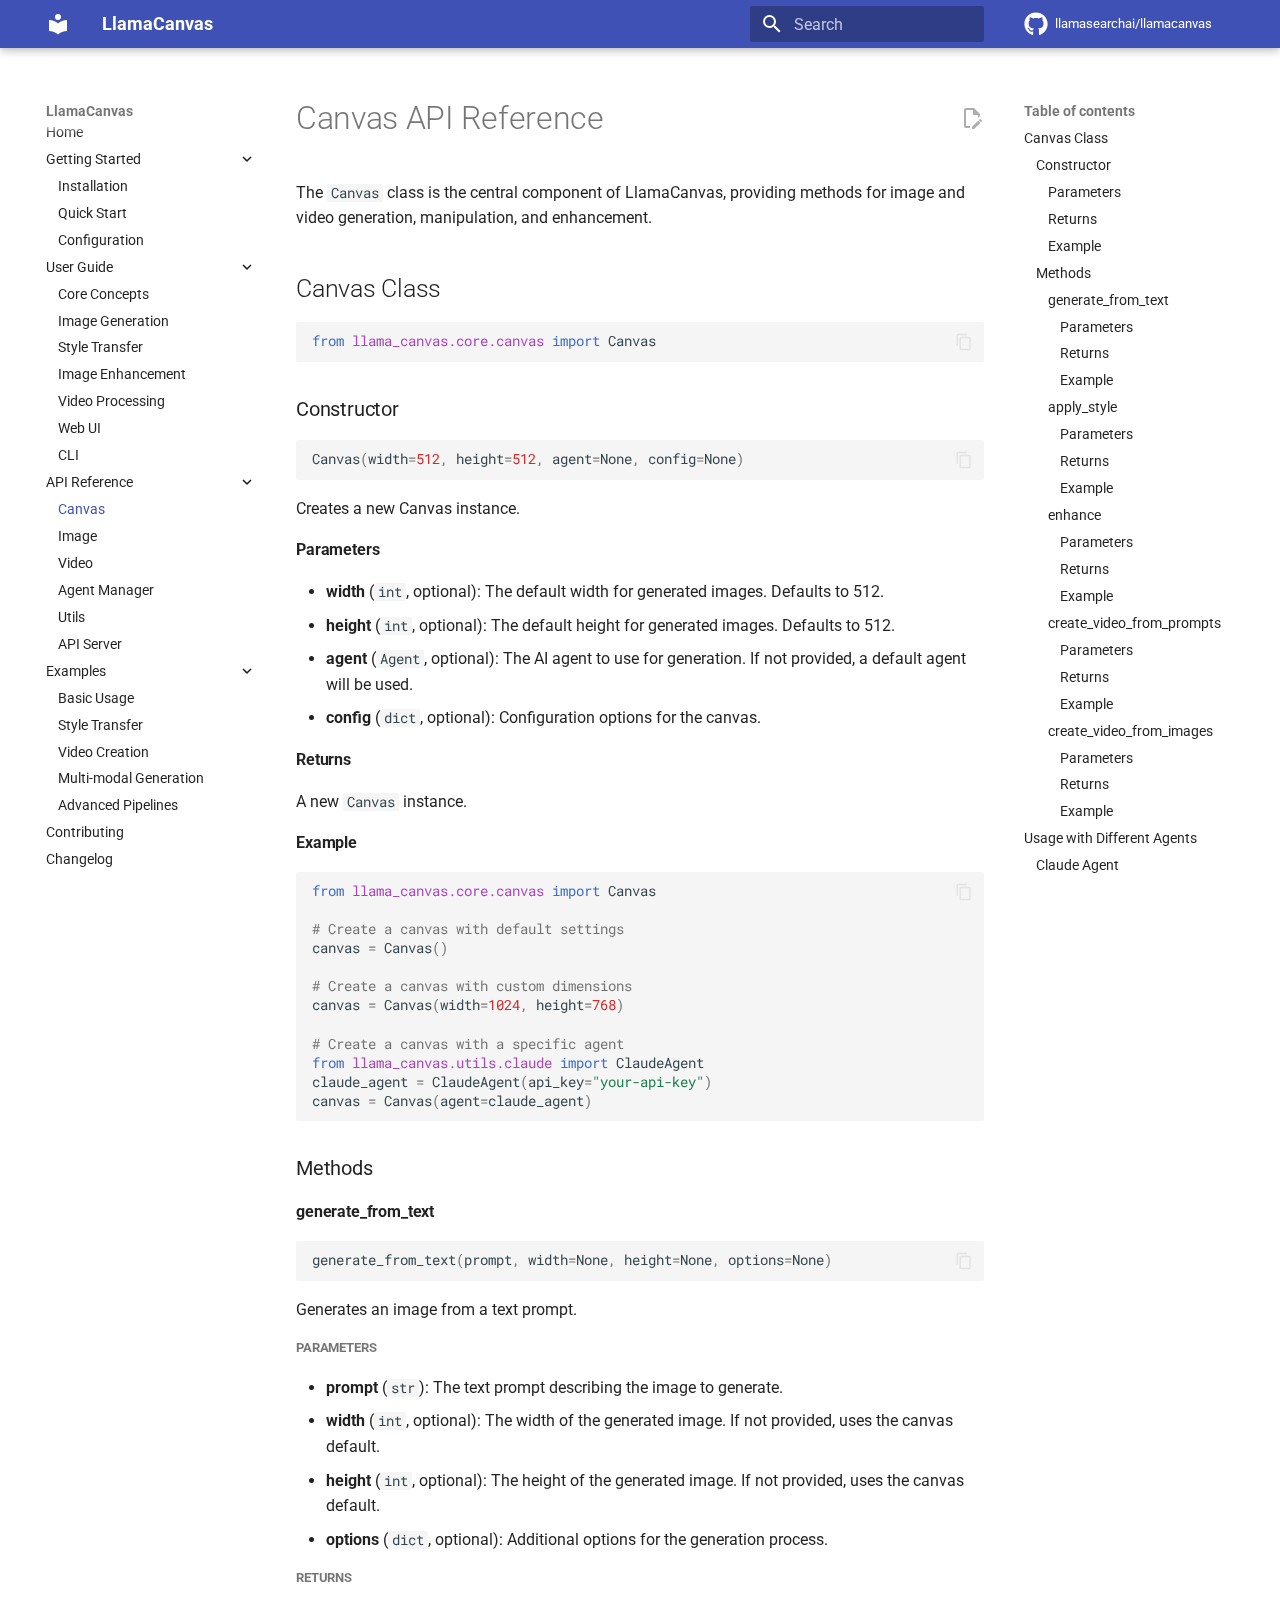
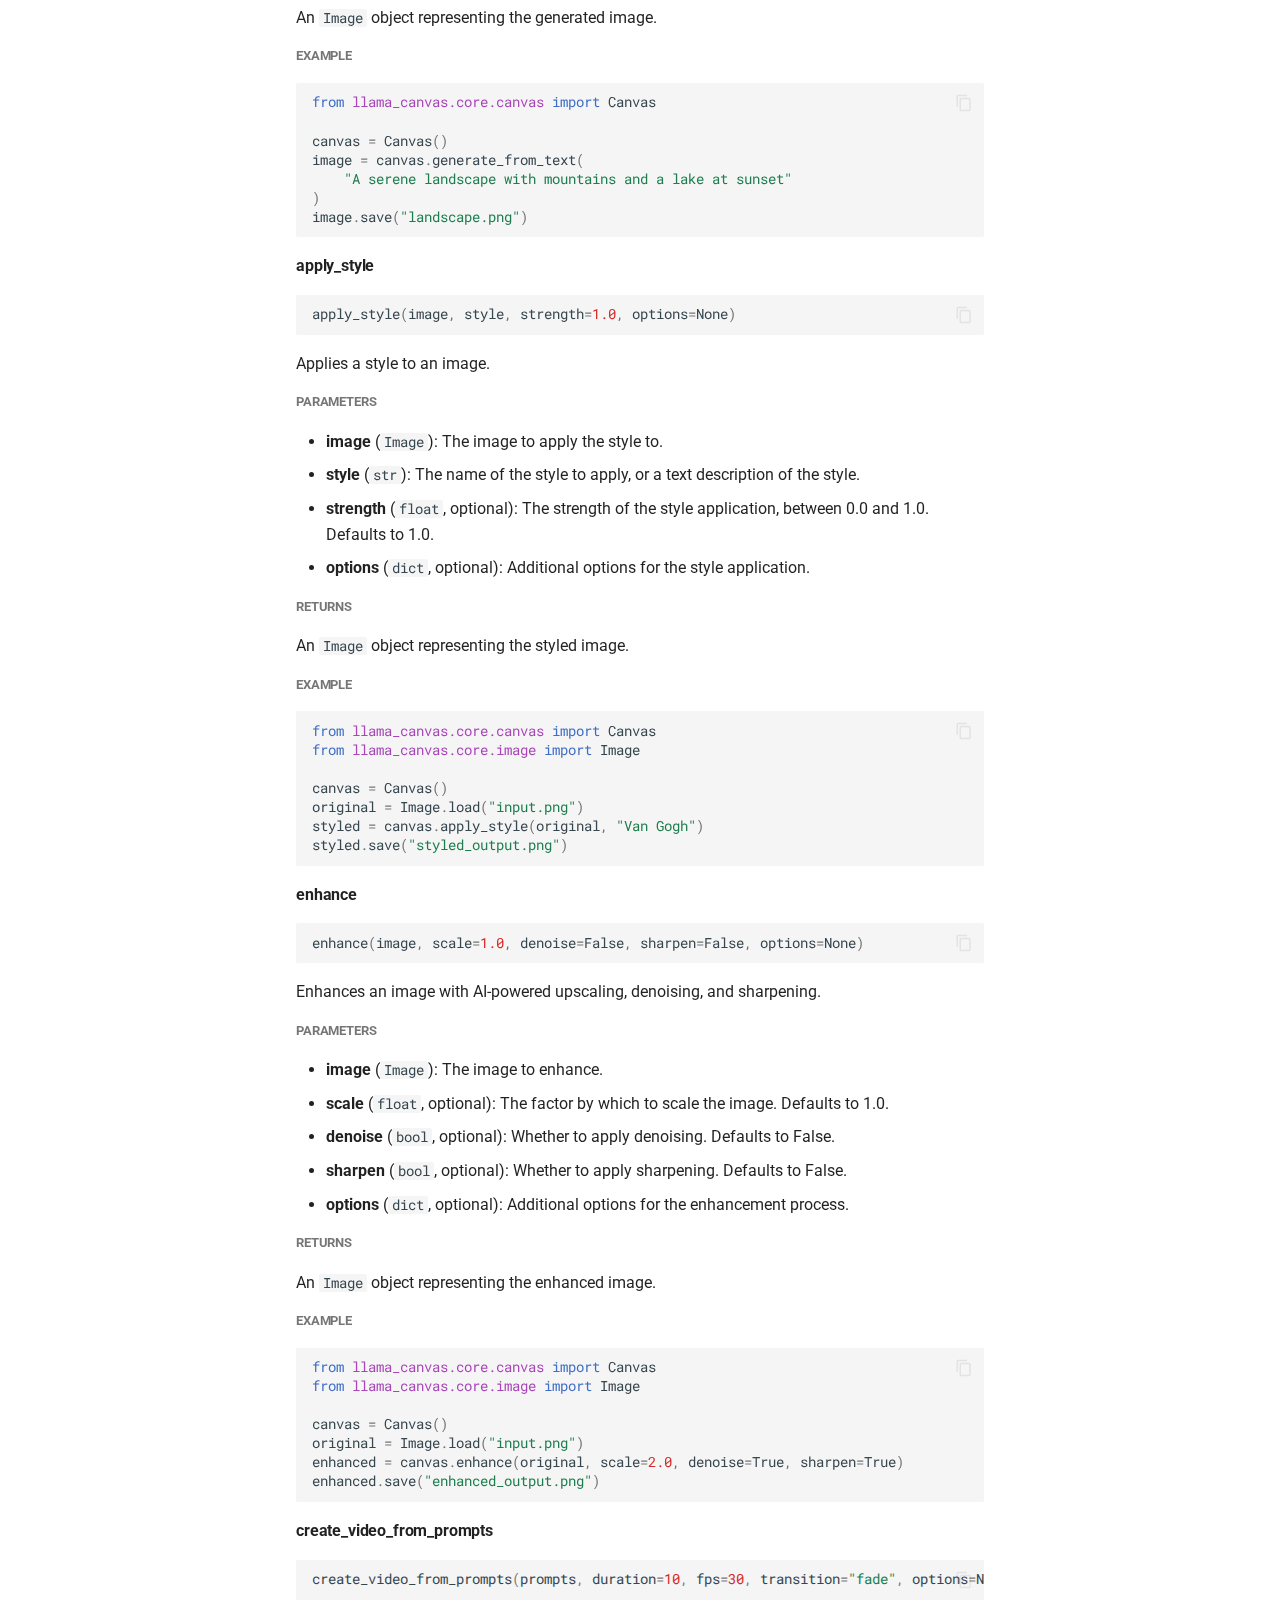
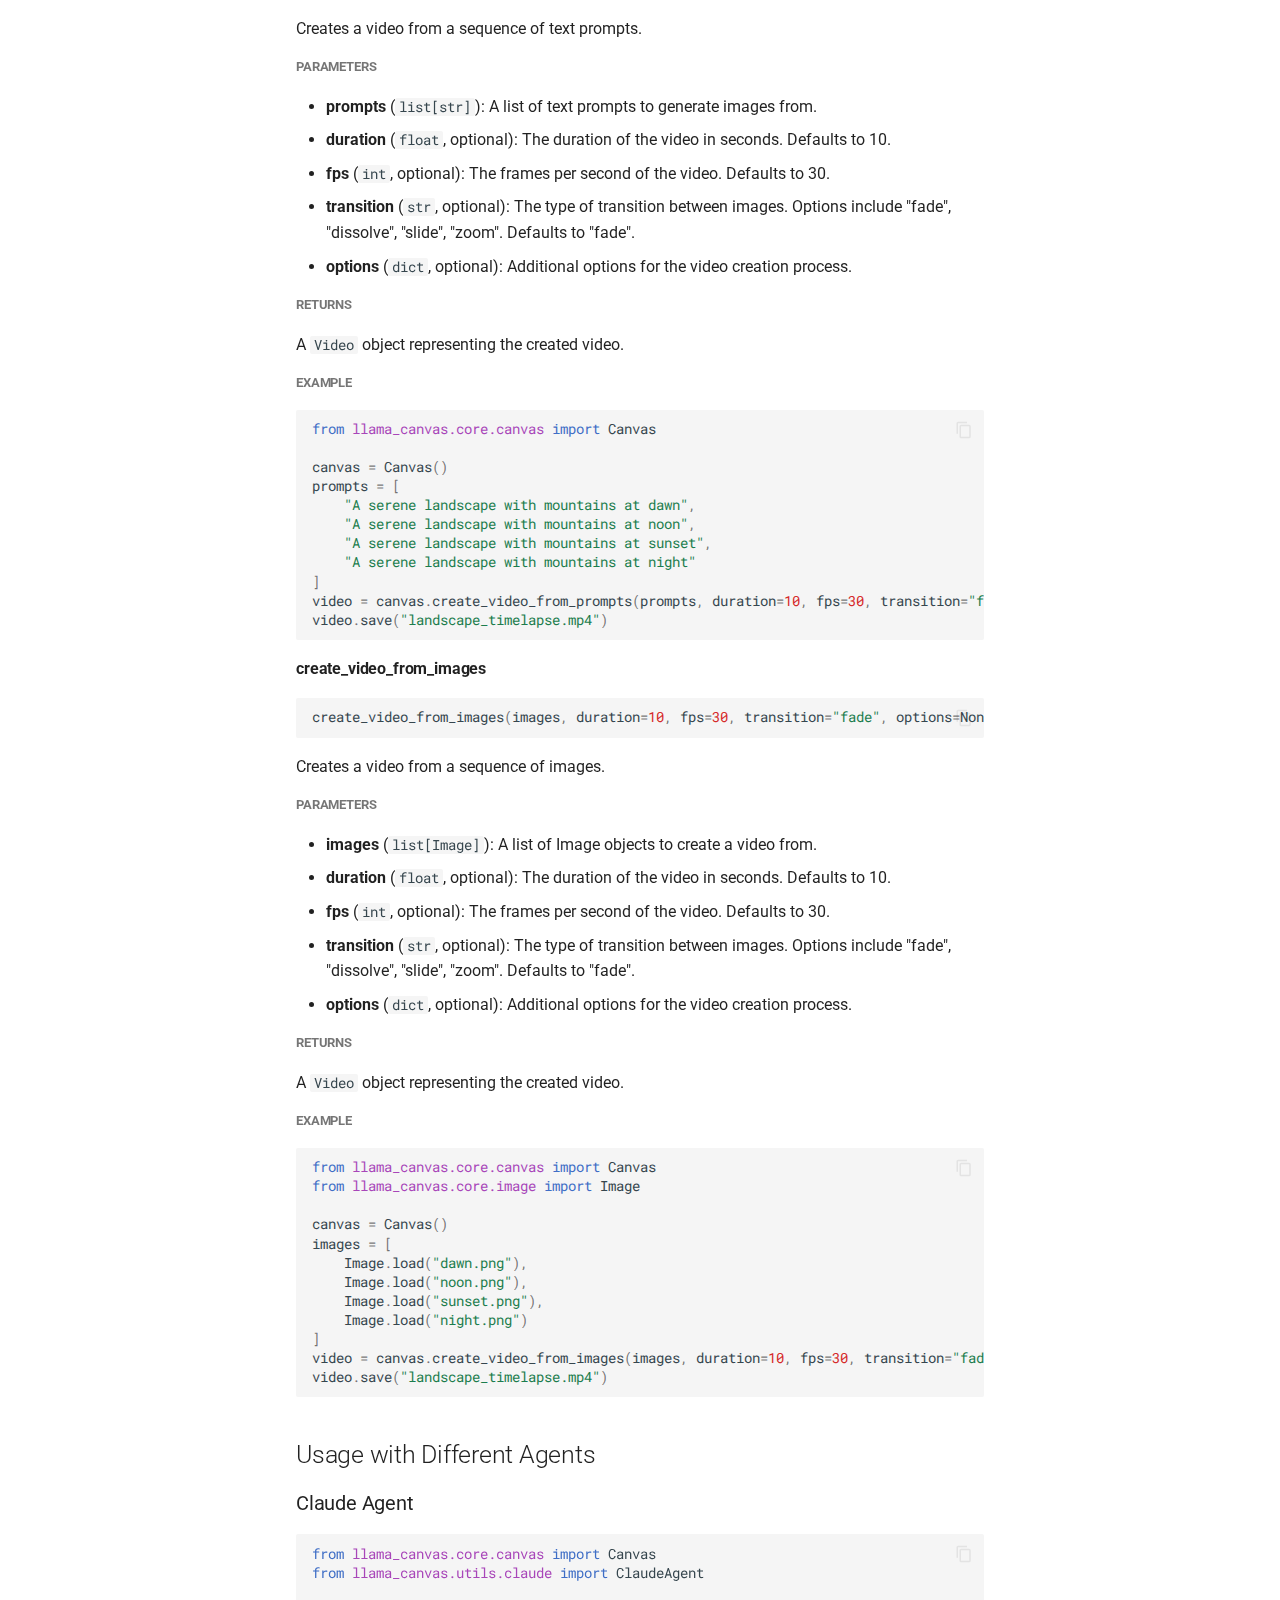
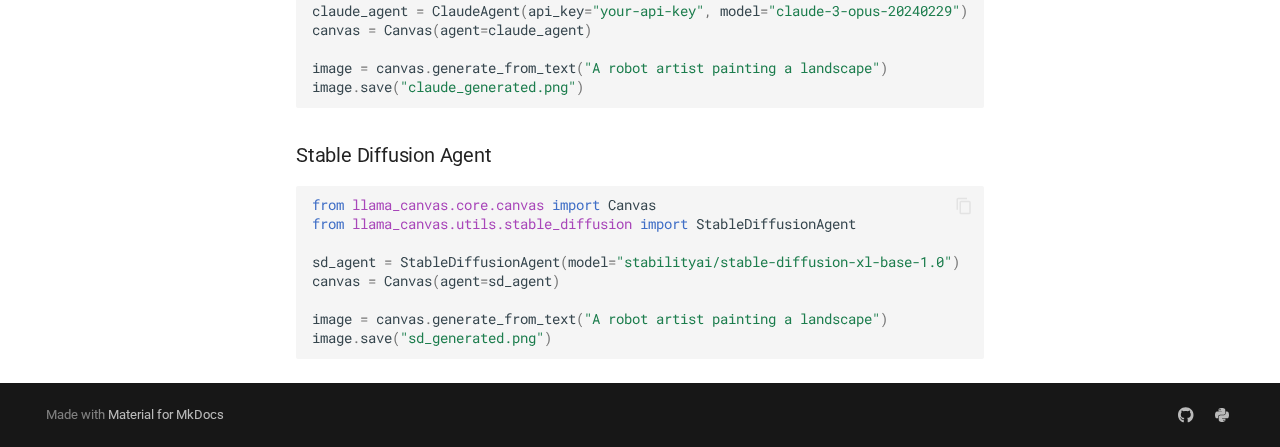
<file: api_reference/canvas/index.html>
<!doctype html>
<html lang="en" class="no-js">
  <head>
    
      <meta charset="utf-8">
      <meta name="viewport" content="width=device-width,initial-scale=1">
      
        <meta name="description" content="Advanced AI-driven multi-modal generation platform with Claude API integration">
      
      
      
        <link rel="canonical" href="https://llamacanvas.readthedocs.io/api_reference/canvas/">
      
      
        <link rel="prev" href="../../user_guide/image_generation/">
      
      
        <link rel="next" href="../image/">
      
      
      <link rel="icon" href="../../assets/images/favicon.png">
      <meta name="generator" content="mkdocs-1.6.1, mkdocs-material-9.6.9">
    
    
      
        <title>Canvas - LlamaCanvas</title>
      
    
    
      <link rel="stylesheet" href="../../assets/stylesheets/main.4af4bdda.min.css">
      
        
        <link rel="stylesheet" href="../../assets/stylesheets/palette.06af60db.min.css">
      
      


    
    
      
    
    
      
        
        
        <link rel="preconnect" href="https://fonts.gstatic.com" crossorigin>
        <link rel="stylesheet" href="https://fonts.googleapis.com/css?family=Roboto:300,300i,400,400i,700,700i%7CRoboto+Mono:400,400i,700,700i&display=fallback">
        <style>:root{--md-text-font:"Roboto";--md-code-font:"Roboto Mono"}</style>
      
    
    
      <link rel="stylesheet" href="../../assets/_mkdocstrings.css">
    
    <script>__md_scope=new URL("../..",location),__md_hash=e=>[...e].reduce(((e,_)=>(e<<5)-e+_.charCodeAt(0)),0),__md_get=(e,_=localStorage,t=__md_scope)=>JSON.parse(_.getItem(t.pathname+"."+e)),__md_set=(e,_,t=localStorage,a=__md_scope)=>{try{t.setItem(a.pathname+"."+e,JSON.stringify(_))}catch(e){}}</script>
    
      

    
    
    
  </head>
  
  
    
    
    
    
    
    <body dir="ltr" data-md-color-scheme="default" data-md-color-primary="indigo" data-md-color-accent="blue">
  
    
    <input class="md-toggle" data-md-toggle="drawer" type="checkbox" id="__drawer" autocomplete="off">
    <input class="md-toggle" data-md-toggle="search" type="checkbox" id="__search" autocomplete="off">
    <label class="md-overlay" for="__drawer"></label>
    <div data-md-component="skip">
      
        
        <a href="#canvas-api-reference" class="md-skip">
          Skip to content
        </a>
      
    </div>
    <div data-md-component="announce">
      
    </div>
    
    
      

  

<header class="md-header md-header--shadow" data-md-component="header">
  <nav class="md-header__inner md-grid" aria-label="Header">
    <a href="../.." title="LlamaCanvas" class="md-header__button md-logo" aria-label="LlamaCanvas" data-md-component="logo">
      
  
  <svg xmlns="http://www.w3.org/2000/svg" viewBox="0 0 24 24"><path d="M12 8a3 3 0 0 0 3-3 3 3 0 0 0-3-3 3 3 0 0 0-3 3 3 3 0 0 0 3 3m0 3.54C9.64 9.35 6.5 8 3 8v11c3.5 0 6.64 1.35 9 3.54 2.36-2.19 5.5-3.54 9-3.54V8c-3.5 0-6.64 1.35-9 3.54"/></svg>

    </a>
    <label class="md-header__button md-icon" for="__drawer">
      
      <svg xmlns="http://www.w3.org/2000/svg" viewBox="0 0 24 24"><path d="M3 6h18v2H3zm0 5h18v2H3zm0 5h18v2H3z"/></svg>
    </label>
    <div class="md-header__title" data-md-component="header-title">
      <div class="md-header__ellipsis">
        <div class="md-header__topic">
          <span class="md-ellipsis">
            LlamaCanvas
          </span>
        </div>
        <div class="md-header__topic" data-md-component="header-topic">
          <span class="md-ellipsis">
            
              Canvas
            
          </span>
        </div>
      </div>
    </div>
    
      
    
    
    
    
      <label class="md-header__button md-icon" for="__search">
        
        <svg xmlns="http://www.w3.org/2000/svg" viewBox="0 0 24 24"><path d="M9.5 3A6.5 6.5 0 0 1 16 9.5c0 1.61-.59 3.09-1.56 4.23l.27.27h.79l5 5-1.5 1.5-5-5v-.79l-.27-.27A6.52 6.52 0 0 1 9.5 16 6.5 6.5 0 0 1 3 9.5 6.5 6.5 0 0 1 9.5 3m0 2C7 5 5 7 5 9.5S7 14 9.5 14 14 12 14 9.5 12 5 9.5 5"/></svg>
      </label>
      <div class="md-search" data-md-component="search" role="dialog">
  <label class="md-search__overlay" for="__search"></label>
  <div class="md-search__inner" role="search">
    <form class="md-search__form" name="search">
      <input type="text" class="md-search__input" name="query" aria-label="Search" placeholder="Search" autocapitalize="off" autocorrect="off" autocomplete="off" spellcheck="false" data-md-component="search-query" required>
      <label class="md-search__icon md-icon" for="__search">
        
        <svg xmlns="http://www.w3.org/2000/svg" viewBox="0 0 24 24"><path d="M9.5 3A6.5 6.5 0 0 1 16 9.5c0 1.61-.59 3.09-1.56 4.23l.27.27h.79l5 5-1.5 1.5-5-5v-.79l-.27-.27A6.52 6.52 0 0 1 9.5 16 6.5 6.5 0 0 1 3 9.5 6.5 6.5 0 0 1 9.5 3m0 2C7 5 5 7 5 9.5S7 14 9.5 14 14 12 14 9.5 12 5 9.5 5"/></svg>
        
        <svg xmlns="http://www.w3.org/2000/svg" viewBox="0 0 24 24"><path d="M20 11v2H8l5.5 5.5-1.42 1.42L4.16 12l7.92-7.92L13.5 5.5 8 11z"/></svg>
      </label>
      <nav class="md-search__options" aria-label="Search">
        
          <a href="javascript:void(0)" class="md-search__icon md-icon" title="Share" aria-label="Share" data-clipboard data-clipboard-text="" data-md-component="search-share" tabindex="-1">
            
            <svg xmlns="http://www.w3.org/2000/svg" viewBox="0 0 24 24"><path d="M18 16.08c-.76 0-1.44.3-1.96.77L8.91 12.7c.05-.23.09-.46.09-.7s-.04-.47-.09-.7l7.05-4.11c.54.5 1.25.81 2.04.81a3 3 0 0 0 3-3 3 3 0 0 0-3-3 3 3 0 0 0-3 3c0 .24.04.47.09.7L8.04 9.81C7.5 9.31 6.79 9 6 9a3 3 0 0 0-3 3 3 3 0 0 0 3 3c.79 0 1.5-.31 2.04-.81l7.12 4.15c-.05.21-.08.43-.08.66 0 1.61 1.31 2.91 2.92 2.91s2.92-1.3 2.92-2.91A2.92 2.92 0 0 0 18 16.08"/></svg>
          </a>
        
        <button type="reset" class="md-search__icon md-icon" title="Clear" aria-label="Clear" tabindex="-1">
          
          <svg xmlns="http://www.w3.org/2000/svg" viewBox="0 0 24 24"><path d="M19 6.41 17.59 5 12 10.59 6.41 5 5 6.41 10.59 12 5 17.59 6.41 19 12 13.41 17.59 19 19 17.59 13.41 12z"/></svg>
        </button>
      </nav>
      
    </form>
    <div class="md-search__output">
      <div class="md-search__scrollwrap" tabindex="0" data-md-scrollfix>
        <div class="md-search-result" data-md-component="search-result">
          <div class="md-search-result__meta">
            Initializing search
          </div>
          <ol class="md-search-result__list" role="presentation"></ol>
        </div>
      </div>
    </div>
  </div>
</div>
    
    
      <div class="md-header__source">
        <a href="https://github.com/llamasearchai/llamacanvas" title="Go to repository" class="md-source" data-md-component="source">
  <div class="md-source__icon md-icon">
    
    <svg xmlns="http://www.w3.org/2000/svg" viewBox="0 0 496 512"><!--! Font Awesome Free 6.7.2 by @fontawesome - https://fontawesome.com License - https://fontawesome.com/license/free (Icons: CC BY 4.0, Fonts: SIL OFL 1.1, Code: MIT License) Copyright 2024 Fonticons, Inc.--><path d="M165.9 397.4c0 2-2.3 3.6-5.2 3.6-3.3.3-5.6-1.3-5.6-3.6 0-2 2.3-3.6 5.2-3.6 3-.3 5.6 1.3 5.6 3.6m-31.1-4.5c-.7 2 1.3 4.3 4.3 4.9 2.6 1 5.6 0 6.2-2s-1.3-4.3-4.3-5.2c-2.6-.7-5.5.3-6.2 2.3m44.2-1.7c-2.9.7-4.9 2.6-4.6 4.9.3 2 2.9 3.3 5.9 2.6 2.9-.7 4.9-2.6 4.6-4.6-.3-1.9-3-3.2-5.9-2.9M244.8 8C106.1 8 0 113.3 0 252c0 110.9 69.8 205.8 169.5 239.2 12.8 2.3 17.3-5.6 17.3-12.1 0-6.2-.3-40.4-.3-61.4 0 0-70 15-84.7-29.8 0 0-11.4-29.1-27.8-36.6 0 0-22.9-15.7 1.6-15.4 0 0 24.9 2 38.6 25.8 21.9 38.6 58.6 27.5 72.9 20.9 2.3-16 8.8-27.1 16-33.7-55.9-6.2-112.3-14.3-112.3-110.5 0-27.5 7.6-41.3 23.6-58.9-2.6-6.5-11.1-33.3 2.6-67.9 20.9-6.5 69 27 69 27 20-5.6 41.5-8.5 62.8-8.5s42.8 2.9 62.8 8.5c0 0 48.1-33.6 69-27 13.7 34.7 5.2 61.4 2.6 67.9 16 17.7 25.8 31.5 25.8 58.9 0 96.5-58.9 104.2-114.8 110.5 9.2 7.9 17 22.9 17 46.4 0 33.7-.3 75.4-.3 83.6 0 6.5 4.6 14.4 17.3 12.1C428.2 457.8 496 362.9 496 252 496 113.3 383.5 8 244.8 8M97.2 352.9c-1.3 1-1 3.3.7 5.2 1.6 1.6 3.9 2.3 5.2 1 1.3-1 1-3.3-.7-5.2-1.6-1.6-3.9-2.3-5.2-1m-10.8-8.1c-.7 1.3.3 2.9 2.3 3.9 1.6 1 3.6.7 4.3-.7.7-1.3-.3-2.9-2.3-3.9-2-.6-3.6-.3-4.3.7m32.4 35.6c-1.6 1.3-1 4.3 1.3 6.2 2.3 2.3 5.2 2.6 6.5 1 1.3-1.3.7-4.3-1.3-6.2-2.2-2.3-5.2-2.6-6.5-1m-11.4-14.7c-1.6 1-1.6 3.6 0 5.9s4.3 3.3 5.6 2.3c1.6-1.3 1.6-3.9 0-6.2-1.4-2.3-4-3.3-5.6-2"/></svg>
  </div>
  <div class="md-source__repository">
    llamasearchai/llamacanvas
  </div>
</a>
      </div>
    
  </nav>
  
</header>
    
    <div class="md-container" data-md-component="container">
      
      
        
          
        
      
      <main class="md-main" data-md-component="main">
        <div class="md-main__inner md-grid">
          
            
              
              <div class="md-sidebar md-sidebar--primary" data-md-component="sidebar" data-md-type="navigation" >
                <div class="md-sidebar__scrollwrap">
                  <div class="md-sidebar__inner">
                    



<nav class="md-nav md-nav--primary" aria-label="Navigation" data-md-level="0">
  <label class="md-nav__title" for="__drawer">
    <a href="../.." title="LlamaCanvas" class="md-nav__button md-logo" aria-label="LlamaCanvas" data-md-component="logo">
      
  
  <svg xmlns="http://www.w3.org/2000/svg" viewBox="0 0 24 24"><path d="M12 8a3 3 0 0 0 3-3 3 3 0 0 0-3-3 3 3 0 0 0-3 3 3 3 0 0 0 3 3m0 3.54C9.64 9.35 6.5 8 3 8v11c3.5 0 6.64 1.35 9 3.54 2.36-2.19 5.5-3.54 9-3.54V8c-3.5 0-6.64 1.35-9 3.54"/></svg>

    </a>
    LlamaCanvas
  </label>
  
    <div class="md-nav__source">
      <a href="https://github.com/llamasearchai/llamacanvas" title="Go to repository" class="md-source" data-md-component="source">
  <div class="md-source__icon md-icon">
    
    <svg xmlns="http://www.w3.org/2000/svg" viewBox="0 0 496 512"><!--! Font Awesome Free 6.7.2 by @fontawesome - https://fontawesome.com License - https://fontawesome.com/license/free (Icons: CC BY 4.0, Fonts: SIL OFL 1.1, Code: MIT License) Copyright 2024 Fonticons, Inc.--><path d="M165.9 397.4c0 2-2.3 3.6-5.2 3.6-3.3.3-5.6-1.3-5.6-3.6 0-2 2.3-3.6 5.2-3.6 3-.3 5.6 1.3 5.6 3.6m-31.1-4.5c-.7 2 1.3 4.3 4.3 4.9 2.6 1 5.6 0 6.2-2s-1.3-4.3-4.3-5.2c-2.6-.7-5.5.3-6.2 2.3m44.2-1.7c-2.9.7-4.9 2.6-4.6 4.9.3 2 2.9 3.3 5.9 2.6 2.9-.7 4.9-2.6 4.6-4.6-.3-1.9-3-3.2-5.9-2.9M244.8 8C106.1 8 0 113.3 0 252c0 110.9 69.8 205.8 169.5 239.2 12.8 2.3 17.3-5.6 17.3-12.1 0-6.2-.3-40.4-.3-61.4 0 0-70 15-84.7-29.8 0 0-11.4-29.1-27.8-36.6 0 0-22.9-15.7 1.6-15.4 0 0 24.9 2 38.6 25.8 21.9 38.6 58.6 27.5 72.9 20.9 2.3-16 8.8-27.1 16-33.7-55.9-6.2-112.3-14.3-112.3-110.5 0-27.5 7.6-41.3 23.6-58.9-2.6-6.5-11.1-33.3 2.6-67.9 20.9-6.5 69 27 69 27 20-5.6 41.5-8.5 62.8-8.5s42.8 2.9 62.8 8.5c0 0 48.1-33.6 69-27 13.7 34.7 5.2 61.4 2.6 67.9 16 17.7 25.8 31.5 25.8 58.9 0 96.5-58.9 104.2-114.8 110.5 9.2 7.9 17 22.9 17 46.4 0 33.7-.3 75.4-.3 83.6 0 6.5 4.6 14.4 17.3 12.1C428.2 457.8 496 362.9 496 252 496 113.3 383.5 8 244.8 8M97.2 352.9c-1.3 1-1 3.3.7 5.2 1.6 1.6 3.9 2.3 5.2 1 1.3-1 1-3.3-.7-5.2-1.6-1.6-3.9-2.3-5.2-1m-10.8-8.1c-.7 1.3.3 2.9 2.3 3.9 1.6 1 3.6.7 4.3-.7.7-1.3-.3-2.9-2.3-3.9-2-.6-3.6-.3-4.3.7m32.4 35.6c-1.6 1.3-1 4.3 1.3 6.2 2.3 2.3 5.2 2.6 6.5 1 1.3-1.3.7-4.3-1.3-6.2-2.2-2.3-5.2-2.6-6.5-1m-11.4-14.7c-1.6 1-1.6 3.6 0 5.9s4.3 3.3 5.6 2.3c1.6-1.3 1.6-3.9 0-6.2-1.4-2.3-4-3.3-5.6-2"/></svg>
  </div>
  <div class="md-source__repository">
    llamasearchai/llamacanvas
  </div>
</a>
    </div>
  
  <ul class="md-nav__list" data-md-scrollfix>
    
      
      
  
  
  
  
    <li class="md-nav__item">
      <a href="../.." class="md-nav__link">
        
  
  <span class="md-ellipsis">
    Home
    
  </span>
  

      </a>
    </li>
  

    
      
      
  
  
  
  
    
    
      
        
      
        
      
        
      
    
    
    
    <li class="md-nav__item md-nav__item--nested">
      
        
        
          
        
        <input class="md-nav__toggle md-toggle md-toggle--indeterminate" type="checkbox" id="__nav_2" >
        
          
          <label class="md-nav__link" for="__nav_2" id="__nav_2_label" tabindex="0">
            
  
  <span class="md-ellipsis">
    Getting Started
    
  </span>
  

            <span class="md-nav__icon md-icon"></span>
          </label>
        
        <nav class="md-nav" data-md-level="1" aria-labelledby="__nav_2_label" aria-expanded="false">
          <label class="md-nav__title" for="__nav_2">
            <span class="md-nav__icon md-icon"></span>
            Getting Started
          </label>
          <ul class="md-nav__list" data-md-scrollfix>
            
              
                
  
  
  
  
    <li class="md-nav__item">
      <a href="../../user_guide/installation/" class="md-nav__link">
        
  
  <span class="md-ellipsis">
    Installation
    
  </span>
  

      </a>
    </li>
  

              
            
              
                
  
  
  
  
    <li class="md-nav__item">
      <a href="../../user_guide/quickstart/" class="md-nav__link">
        
  
  <span class="md-ellipsis">
    Quick Start
    
  </span>
  

      </a>
    </li>
  

              
            
              
                
  
  
  
  
    <li class="md-nav__item">
      <a href="../../user_guide/configuration/" class="md-nav__link">
        
  
  <span class="md-ellipsis">
    Configuration
    
  </span>
  

      </a>
    </li>
  

              
            
          </ul>
        </nav>
      
    </li>
  

    
      
      
  
  
  
  
    
    
      
        
      
        
      
        
      
        
      
        
      
        
      
        
      
    
    
    
    <li class="md-nav__item md-nav__item--nested">
      
        
        
          
        
        <input class="md-nav__toggle md-toggle md-toggle--indeterminate" type="checkbox" id="__nav_3" >
        
          
          <label class="md-nav__link" for="__nav_3" id="__nav_3_label" tabindex="0">
            
  
  <span class="md-ellipsis">
    User Guide
    
  </span>
  

            <span class="md-nav__icon md-icon"></span>
          </label>
        
        <nav class="md-nav" data-md-level="1" aria-labelledby="__nav_3_label" aria-expanded="false">
          <label class="md-nav__title" for="__nav_3">
            <span class="md-nav__icon md-icon"></span>
            User Guide
          </label>
          <ul class="md-nav__list" data-md-scrollfix>
            
              
                
  
  
  
  
    <li class="md-nav__item">
      <a href="../../user_guide/core_concepts/" class="md-nav__link">
        
  
  <span class="md-ellipsis">
    Core Concepts
    
  </span>
  

      </a>
    </li>
  

              
            
              
                
  
  
  
  
    <li class="md-nav__item">
      <a href="../../user_guide/image_generation/" class="md-nav__link">
        
  
  <span class="md-ellipsis">
    Image Generation
    
  </span>
  

      </a>
    </li>
  

              
            
              
                
  
  
  
  
    <li class="md-nav__item">
      <a href="../../user_guide/style_transfer.md" class="md-nav__link">
        
  
  <span class="md-ellipsis">
    Style Transfer
    
  </span>
  

      </a>
    </li>
  

              
            
              
                
  
  
  
  
    <li class="md-nav__item">
      <a href="../../user_guide/image_enhancement.md" class="md-nav__link">
        
  
  <span class="md-ellipsis">
    Image Enhancement
    
  </span>
  

      </a>
    </li>
  

              
            
              
                
  
  
  
  
    <li class="md-nav__item">
      <a href="../../user_guide/video_processing.md" class="md-nav__link">
        
  
  <span class="md-ellipsis">
    Video Processing
    
  </span>
  

      </a>
    </li>
  

              
            
              
                
  
  
  
  
    <li class="md-nav__item">
      <a href="../../user_guide/web_ui.md" class="md-nav__link">
        
  
  <span class="md-ellipsis">
    Web UI
    
  </span>
  

      </a>
    </li>
  

              
            
              
                
  
  
  
  
    <li class="md-nav__item">
      <a href="../../user_guide/cli.md" class="md-nav__link">
        
  
  <span class="md-ellipsis">
    CLI
    
  </span>
  

      </a>
    </li>
  

              
            
          </ul>
        </nav>
      
    </li>
  

    
      
      
  
  
    
  
  
  
    
    
      
        
      
        
      
        
      
        
      
        
      
        
      
    
    
    
    <li class="md-nav__item md-nav__item--active md-nav__item--nested">
      
        
        
        <input class="md-nav__toggle md-toggle " type="checkbox" id="__nav_4" checked>
        
          
          <label class="md-nav__link" for="__nav_4" id="__nav_4_label" tabindex="0">
            
  
  <span class="md-ellipsis">
    API Reference
    
  </span>
  

            <span class="md-nav__icon md-icon"></span>
          </label>
        
        <nav class="md-nav" data-md-level="1" aria-labelledby="__nav_4_label" aria-expanded="true">
          <label class="md-nav__title" for="__nav_4">
            <span class="md-nav__icon md-icon"></span>
            API Reference
          </label>
          <ul class="md-nav__list" data-md-scrollfix>
            
              
                
  
  
    
  
  
  
    <li class="md-nav__item md-nav__item--active">
      
      <input class="md-nav__toggle md-toggle" type="checkbox" id="__toc">
      
      
        
      
      
        <label class="md-nav__link md-nav__link--active" for="__toc">
          
  
  <span class="md-ellipsis">
    Canvas
    
  </span>
  

          <span class="md-nav__icon md-icon"></span>
        </label>
      
      <a href="./" class="md-nav__link md-nav__link--active">
        
  
  <span class="md-ellipsis">
    Canvas
    
  </span>
  

      </a>
      
        

<nav class="md-nav md-nav--secondary" aria-label="Table of contents">
  
  
  
    
  
  
    <label class="md-nav__title" for="__toc">
      <span class="md-nav__icon md-icon"></span>
      Table of contents
    </label>
    <ul class="md-nav__list" data-md-component="toc" data-md-scrollfix>
      
        <li class="md-nav__item">
  <a href="#canvas-class" class="md-nav__link">
    <span class="md-ellipsis">
      Canvas Class
    </span>
  </a>
  
    <nav class="md-nav" aria-label="Canvas Class">
      <ul class="md-nav__list">
        
          <li class="md-nav__item">
  <a href="#constructor" class="md-nav__link">
    <span class="md-ellipsis">
      Constructor
    </span>
  </a>
  
    <nav class="md-nav" aria-label="Constructor">
      <ul class="md-nav__list">
        
          <li class="md-nav__item">
  <a href="#parameters" class="md-nav__link">
    <span class="md-ellipsis">
      Parameters
    </span>
  </a>
  
</li>
        
          <li class="md-nav__item">
  <a href="#returns" class="md-nav__link">
    <span class="md-ellipsis">
      Returns
    </span>
  </a>
  
</li>
        
          <li class="md-nav__item">
  <a href="#example" class="md-nav__link">
    <span class="md-ellipsis">
      Example
    </span>
  </a>
  
</li>
        
      </ul>
    </nav>
  
</li>
        
          <li class="md-nav__item">
  <a href="#methods" class="md-nav__link">
    <span class="md-ellipsis">
      Methods
    </span>
  </a>
  
    <nav class="md-nav" aria-label="Methods">
      <ul class="md-nav__list">
        
          <li class="md-nav__item">
  <a href="#generate_from_text" class="md-nav__link">
    <span class="md-ellipsis">
      generate_from_text
    </span>
  </a>
  
    <nav class="md-nav" aria-label="generate_from_text">
      <ul class="md-nav__list">
        
          <li class="md-nav__item">
  <a href="#parameters_1" class="md-nav__link">
    <span class="md-ellipsis">
      Parameters
    </span>
  </a>
  
</li>
        
          <li class="md-nav__item">
  <a href="#returns_1" class="md-nav__link">
    <span class="md-ellipsis">
      Returns
    </span>
  </a>
  
</li>
        
          <li class="md-nav__item">
  <a href="#example_1" class="md-nav__link">
    <span class="md-ellipsis">
      Example
    </span>
  </a>
  
</li>
        
      </ul>
    </nav>
  
</li>
        
          <li class="md-nav__item">
  <a href="#apply_style" class="md-nav__link">
    <span class="md-ellipsis">
      apply_style
    </span>
  </a>
  
    <nav class="md-nav" aria-label="apply_style">
      <ul class="md-nav__list">
        
          <li class="md-nav__item">
  <a href="#parameters_2" class="md-nav__link">
    <span class="md-ellipsis">
      Parameters
    </span>
  </a>
  
</li>
        
          <li class="md-nav__item">
  <a href="#returns_2" class="md-nav__link">
    <span class="md-ellipsis">
      Returns
    </span>
  </a>
  
</li>
        
          <li class="md-nav__item">
  <a href="#example_2" class="md-nav__link">
    <span class="md-ellipsis">
      Example
    </span>
  </a>
  
</li>
        
      </ul>
    </nav>
  
</li>
        
          <li class="md-nav__item">
  <a href="#enhance" class="md-nav__link">
    <span class="md-ellipsis">
      enhance
    </span>
  </a>
  
    <nav class="md-nav" aria-label="enhance">
      <ul class="md-nav__list">
        
          <li class="md-nav__item">
  <a href="#parameters_3" class="md-nav__link">
    <span class="md-ellipsis">
      Parameters
    </span>
  </a>
  
</li>
        
          <li class="md-nav__item">
  <a href="#returns_3" class="md-nav__link">
    <span class="md-ellipsis">
      Returns
    </span>
  </a>
  
</li>
        
          <li class="md-nav__item">
  <a href="#example_3" class="md-nav__link">
    <span class="md-ellipsis">
      Example
    </span>
  </a>
  
</li>
        
      </ul>
    </nav>
  
</li>
        
          <li class="md-nav__item">
  <a href="#create_video_from_prompts" class="md-nav__link">
    <span class="md-ellipsis">
      create_video_from_prompts
    </span>
  </a>
  
    <nav class="md-nav" aria-label="create_video_from_prompts">
      <ul class="md-nav__list">
        
          <li class="md-nav__item">
  <a href="#parameters_4" class="md-nav__link">
    <span class="md-ellipsis">
      Parameters
    </span>
  </a>
  
</li>
        
          <li class="md-nav__item">
  <a href="#returns_4" class="md-nav__link">
    <span class="md-ellipsis">
      Returns
    </span>
  </a>
  
</li>
        
          <li class="md-nav__item">
  <a href="#example_4" class="md-nav__link">
    <span class="md-ellipsis">
      Example
    </span>
  </a>
  
</li>
        
      </ul>
    </nav>
  
</li>
        
          <li class="md-nav__item">
  <a href="#create_video_from_images" class="md-nav__link">
    <span class="md-ellipsis">
      create_video_from_images
    </span>
  </a>
  
    <nav class="md-nav" aria-label="create_video_from_images">
      <ul class="md-nav__list">
        
          <li class="md-nav__item">
  <a href="#parameters_5" class="md-nav__link">
    <span class="md-ellipsis">
      Parameters
    </span>
  </a>
  
</li>
        
          <li class="md-nav__item">
  <a href="#returns_5" class="md-nav__link">
    <span class="md-ellipsis">
      Returns
    </span>
  </a>
  
</li>
        
          <li class="md-nav__item">
  <a href="#example_5" class="md-nav__link">
    <span class="md-ellipsis">
      Example
    </span>
  </a>
  
</li>
        
      </ul>
    </nav>
  
</li>
        
      </ul>
    </nav>
  
</li>
        
      </ul>
    </nav>
  
</li>
      
        <li class="md-nav__item">
  <a href="#usage-with-different-agents" class="md-nav__link">
    <span class="md-ellipsis">
      Usage with Different Agents
    </span>
  </a>
  
    <nav class="md-nav" aria-label="Usage with Different Agents">
      <ul class="md-nav__list">
        
          <li class="md-nav__item">
  <a href="#claude-agent" class="md-nav__link">
    <span class="md-ellipsis">
      Claude Agent
    </span>
  </a>
  
</li>
        
          <li class="md-nav__item">
  <a href="#stable-diffusion-agent" class="md-nav__link">
    <span class="md-ellipsis">
      Stable Diffusion Agent
    </span>
  </a>
  
</li>
        
      </ul>
    </nav>
  
</li>
      
    </ul>
  
</nav>
      
    </li>
  

              
            
              
                
  
  
  
  
    <li class="md-nav__item">
      <a href="../image/" class="md-nav__link">
        
  
  <span class="md-ellipsis">
    Image
    
  </span>
  

      </a>
    </li>
  

              
            
              
                
  
  
  
  
    <li class="md-nav__item">
      <a href="../video.md" class="md-nav__link">
        
  
  <span class="md-ellipsis">
    Video
    
  </span>
  

      </a>
    </li>
  

              
            
              
                
  
  
  
  
    <li class="md-nav__item">
      <a href="../agent_manager.md" class="md-nav__link">
        
  
  <span class="md-ellipsis">
    Agent Manager
    
  </span>
  

      </a>
    </li>
  

              
            
              
                
  
  
  
  
    <li class="md-nav__item">
      <a href="../utils.md" class="md-nav__link">
        
  
  <span class="md-ellipsis">
    Utils
    
  </span>
  

      </a>
    </li>
  

              
            
              
                
  
  
  
  
    <li class="md-nav__item">
      <a href="../api.md" class="md-nav__link">
        
  
  <span class="md-ellipsis">
    API Server
    
  </span>
  

      </a>
    </li>
  

              
            
          </ul>
        </nav>
      
    </li>
  

    
      
      
  
  
  
  
    
    
      
        
      
        
      
        
      
        
      
        
      
    
    
    
    <li class="md-nav__item md-nav__item--nested">
      
        
        
          
        
        <input class="md-nav__toggle md-toggle md-toggle--indeterminate" type="checkbox" id="__nav_5" >
        
          
          <label class="md-nav__link" for="__nav_5" id="__nav_5_label" tabindex="0">
            
  
  <span class="md-ellipsis">
    Examples
    
  </span>
  

            <span class="md-nav__icon md-icon"></span>
          </label>
        
        <nav class="md-nav" data-md-level="1" aria-labelledby="__nav_5_label" aria-expanded="false">
          <label class="md-nav__title" for="__nav_5">
            <span class="md-nav__icon md-icon"></span>
            Examples
          </label>
          <ul class="md-nav__list" data-md-scrollfix>
            
              
                
  
  
  
  
    <li class="md-nav__item">
      <a href="../../examples/basic_usage.md" class="md-nav__link">
        
  
  <span class="md-ellipsis">
    Basic Usage
    
  </span>
  

      </a>
    </li>
  

              
            
              
                
  
  
  
  
    <li class="md-nav__item">
      <a href="../../examples/style_transfer.md" class="md-nav__link">
        
  
  <span class="md-ellipsis">
    Style Transfer
    
  </span>
  

      </a>
    </li>
  

              
            
              
                
  
  
  
  
    <li class="md-nav__item">
      <a href="../../examples/video_creation.md" class="md-nav__link">
        
  
  <span class="md-ellipsis">
    Video Creation
    
  </span>
  

      </a>
    </li>
  

              
            
              
                
  
  
  
  
    <li class="md-nav__item">
      <a href="../../examples/multimodal_generation.md" class="md-nav__link">
        
  
  <span class="md-ellipsis">
    Multi-modal Generation
    
  </span>
  

      </a>
    </li>
  

              
            
              
                
  
  
  
  
    <li class="md-nav__item">
      <a href="../../examples/advanced_pipelines.md" class="md-nav__link">
        
  
  <span class="md-ellipsis">
    Advanced Pipelines
    
  </span>
  

      </a>
    </li>
  

              
            
          </ul>
        </nav>
      
    </li>
  

    
      
      
  
  
  
  
    <li class="md-nav__item">
      <a href="../../contributing.md" class="md-nav__link">
        
  
  <span class="md-ellipsis">
    Contributing
    
  </span>
  

      </a>
    </li>
  

    
      
      
  
  
  
  
    <li class="md-nav__item">
      <a href="../../changelog.md" class="md-nav__link">
        
  
  <span class="md-ellipsis">
    Changelog
    
  </span>
  

      </a>
    </li>
  

    
  </ul>
</nav>
                  </div>
                </div>
              </div>
            
            
              
              <div class="md-sidebar md-sidebar--secondary" data-md-component="sidebar" data-md-type="toc" >
                <div class="md-sidebar__scrollwrap">
                  <div class="md-sidebar__inner">
                    

<nav class="md-nav md-nav--secondary" aria-label="Table of contents">
  
  
  
    
  
  
    <label class="md-nav__title" for="__toc">
      <span class="md-nav__icon md-icon"></span>
      Table of contents
    </label>
    <ul class="md-nav__list" data-md-component="toc" data-md-scrollfix>
      
        <li class="md-nav__item">
  <a href="#canvas-class" class="md-nav__link">
    <span class="md-ellipsis">
      Canvas Class
    </span>
  </a>
  
    <nav class="md-nav" aria-label="Canvas Class">
      <ul class="md-nav__list">
        
          <li class="md-nav__item">
  <a href="#constructor" class="md-nav__link">
    <span class="md-ellipsis">
      Constructor
    </span>
  </a>
  
    <nav class="md-nav" aria-label="Constructor">
      <ul class="md-nav__list">
        
          <li class="md-nav__item">
  <a href="#parameters" class="md-nav__link">
    <span class="md-ellipsis">
      Parameters
    </span>
  </a>
  
</li>
        
          <li class="md-nav__item">
  <a href="#returns" class="md-nav__link">
    <span class="md-ellipsis">
      Returns
    </span>
  </a>
  
</li>
        
          <li class="md-nav__item">
  <a href="#example" class="md-nav__link">
    <span class="md-ellipsis">
      Example
    </span>
  </a>
  
</li>
        
      </ul>
    </nav>
  
</li>
        
          <li class="md-nav__item">
  <a href="#methods" class="md-nav__link">
    <span class="md-ellipsis">
      Methods
    </span>
  </a>
  
    <nav class="md-nav" aria-label="Methods">
      <ul class="md-nav__list">
        
          <li class="md-nav__item">
  <a href="#generate_from_text" class="md-nav__link">
    <span class="md-ellipsis">
      generate_from_text
    </span>
  </a>
  
    <nav class="md-nav" aria-label="generate_from_text">
      <ul class="md-nav__list">
        
          <li class="md-nav__item">
  <a href="#parameters_1" class="md-nav__link">
    <span class="md-ellipsis">
      Parameters
    </span>
  </a>
  
</li>
        
          <li class="md-nav__item">
  <a href="#returns_1" class="md-nav__link">
    <span class="md-ellipsis">
      Returns
    </span>
  </a>
  
</li>
        
          <li class="md-nav__item">
  <a href="#example_1" class="md-nav__link">
    <span class="md-ellipsis">
      Example
    </span>
  </a>
  
</li>
        
      </ul>
    </nav>
  
</li>
        
          <li class="md-nav__item">
  <a href="#apply_style" class="md-nav__link">
    <span class="md-ellipsis">
      apply_style
    </span>
  </a>
  
    <nav class="md-nav" aria-label="apply_style">
      <ul class="md-nav__list">
        
          <li class="md-nav__item">
  <a href="#parameters_2" class="md-nav__link">
    <span class="md-ellipsis">
      Parameters
    </span>
  </a>
  
</li>
        
          <li class="md-nav__item">
  <a href="#returns_2" class="md-nav__link">
    <span class="md-ellipsis">
      Returns
    </span>
  </a>
  
</li>
        
          <li class="md-nav__item">
  <a href="#example_2" class="md-nav__link">
    <span class="md-ellipsis">
      Example
    </span>
  </a>
  
</li>
        
      </ul>
    </nav>
  
</li>
        
          <li class="md-nav__item">
  <a href="#enhance" class="md-nav__link">
    <span class="md-ellipsis">
      enhance
    </span>
  </a>
  
    <nav class="md-nav" aria-label="enhance">
      <ul class="md-nav__list">
        
          <li class="md-nav__item">
  <a href="#parameters_3" class="md-nav__link">
    <span class="md-ellipsis">
      Parameters
    </span>
  </a>
  
</li>
        
          <li class="md-nav__item">
  <a href="#returns_3" class="md-nav__link">
    <span class="md-ellipsis">
      Returns
    </span>
  </a>
  
</li>
        
          <li class="md-nav__item">
  <a href="#example_3" class="md-nav__link">
    <span class="md-ellipsis">
      Example
    </span>
  </a>
  
</li>
        
      </ul>
    </nav>
  
</li>
        
          <li class="md-nav__item">
  <a href="#create_video_from_prompts" class="md-nav__link">
    <span class="md-ellipsis">
      create_video_from_prompts
    </span>
  </a>
  
    <nav class="md-nav" aria-label="create_video_from_prompts">
      <ul class="md-nav__list">
        
          <li class="md-nav__item">
  <a href="#parameters_4" class="md-nav__link">
    <span class="md-ellipsis">
      Parameters
    </span>
  </a>
  
</li>
        
          <li class="md-nav__item">
  <a href="#returns_4" class="md-nav__link">
    <span class="md-ellipsis">
      Returns
    </span>
  </a>
  
</li>
        
          <li class="md-nav__item">
  <a href="#example_4" class="md-nav__link">
    <span class="md-ellipsis">
      Example
    </span>
  </a>
  
</li>
        
      </ul>
    </nav>
  
</li>
        
          <li class="md-nav__item">
  <a href="#create_video_from_images" class="md-nav__link">
    <span class="md-ellipsis">
      create_video_from_images
    </span>
  </a>
  
    <nav class="md-nav" aria-label="create_video_from_images">
      <ul class="md-nav__list">
        
          <li class="md-nav__item">
  <a href="#parameters_5" class="md-nav__link">
    <span class="md-ellipsis">
      Parameters
    </span>
  </a>
  
</li>
        
          <li class="md-nav__item">
  <a href="#returns_5" class="md-nav__link">
    <span class="md-ellipsis">
      Returns
    </span>
  </a>
  
</li>
        
          <li class="md-nav__item">
  <a href="#example_5" class="md-nav__link">
    <span class="md-ellipsis">
      Example
    </span>
  </a>
  
</li>
        
      </ul>
    </nav>
  
</li>
        
      </ul>
    </nav>
  
</li>
        
      </ul>
    </nav>
  
</li>
      
        <li class="md-nav__item">
  <a href="#usage-with-different-agents" class="md-nav__link">
    <span class="md-ellipsis">
      Usage with Different Agents
    </span>
  </a>
  
    <nav class="md-nav" aria-label="Usage with Different Agents">
      <ul class="md-nav__list">
        
          <li class="md-nav__item">
  <a href="#claude-agent" class="md-nav__link">
    <span class="md-ellipsis">
      Claude Agent
    </span>
  </a>
  
</li>
        
          <li class="md-nav__item">
  <a href="#stable-diffusion-agent" class="md-nav__link">
    <span class="md-ellipsis">
      Stable Diffusion Agent
    </span>
  </a>
  
</li>
        
      </ul>
    </nav>
  
</li>
      
    </ul>
  
</nav>
                  </div>
                </div>
              </div>
            
          
          
            <div class="md-content" data-md-component="content">
              <article class="md-content__inner md-typeset">
                
                  


  
    <a href="https://github.com/llamasearchai/llamacanvas/edit/main/docs/api_reference/canvas.md" title="Edit this page" class="md-content__button md-icon">
      
      <svg xmlns="http://www.w3.org/2000/svg" viewBox="0 0 24 24"><path d="M10 20H6V4h7v5h5v3.1l2-2V8l-6-6H6c-1.1 0-2 .9-2 2v16c0 1.1.9 2 2 2h4zm10.2-7c.1 0 .3.1.4.2l1.3 1.3c.2.2.2.6 0 .8l-1 1-2.1-2.1 1-1c.1-.1.2-.2.4-.2m0 3.9L14.1 23H12v-2.1l6.1-6.1z"/></svg>
    </a>
  
  


<h1 id="canvas-api-reference">Canvas API Reference<a class="headerlink" href="#canvas-api-reference" title="Permanent link">&para;</a></h1>
<p>The <code>Canvas</code> class is the central component of LlamaCanvas, providing methods for image and video generation, manipulation, and enhancement.</p>
<h2 id="canvas-class">Canvas Class<a class="headerlink" href="#canvas-class" title="Permanent link">&para;</a></h2>
<div class="language-python highlight"><pre><span></span><code><span id="__span-0-1"><a id="__codelineno-0-1" name="__codelineno-0-1" href="#__codelineno-0-1"></a><span class="kn">from</span><span class="w"> </span><span class="nn">llama_canvas.core.canvas</span><span class="w"> </span><span class="kn">import</span> <span class="n">Canvas</span>
</span></code></pre></div>
<h3 id="constructor">Constructor<a class="headerlink" href="#constructor" title="Permanent link">&para;</a></h3>
<div class="language-python highlight"><pre><span></span><code><span id="__span-1-1"><a id="__codelineno-1-1" name="__codelineno-1-1" href="#__codelineno-1-1"></a><span class="n">Canvas</span><span class="p">(</span><span class="n">width</span><span class="o">=</span><span class="mi">512</span><span class="p">,</span> <span class="n">height</span><span class="o">=</span><span class="mi">512</span><span class="p">,</span> <span class="n">agent</span><span class="o">=</span><span class="kc">None</span><span class="p">,</span> <span class="n">config</span><span class="o">=</span><span class="kc">None</span><span class="p">)</span>
</span></code></pre></div>
<p>Creates a new Canvas instance.</p>
<h4 id="parameters">Parameters<a class="headerlink" href="#parameters" title="Permanent link">&para;</a></h4>
<ul>
<li><strong>width</strong> (<code>int</code>, optional): The default width for generated images. Defaults to 512.</li>
<li><strong>height</strong> (<code>int</code>, optional): The default height for generated images. Defaults to 512.</li>
<li><strong>agent</strong> (<code>Agent</code>, optional): The AI agent to use for generation. If not provided, a default agent will be used.</li>
<li><strong>config</strong> (<code>dict</code>, optional): Configuration options for the canvas.</li>
</ul>
<h4 id="returns">Returns<a class="headerlink" href="#returns" title="Permanent link">&para;</a></h4>
<p>A new <code>Canvas</code> instance.</p>
<h4 id="example">Example<a class="headerlink" href="#example" title="Permanent link">&para;</a></h4>
<div class="language-python highlight"><pre><span></span><code><span id="__span-2-1"><a id="__codelineno-2-1" name="__codelineno-2-1" href="#__codelineno-2-1"></a><span class="kn">from</span><span class="w"> </span><span class="nn">llama_canvas.core.canvas</span><span class="w"> </span><span class="kn">import</span> <span class="n">Canvas</span>
</span><span id="__span-2-2"><a id="__codelineno-2-2" name="__codelineno-2-2" href="#__codelineno-2-2"></a>
</span><span id="__span-2-3"><a id="__codelineno-2-3" name="__codelineno-2-3" href="#__codelineno-2-3"></a><span class="c1"># Create a canvas with default settings</span>
</span><span id="__span-2-4"><a id="__codelineno-2-4" name="__codelineno-2-4" href="#__codelineno-2-4"></a><span class="n">canvas</span> <span class="o">=</span> <span class="n">Canvas</span><span class="p">()</span>
</span><span id="__span-2-5"><a id="__codelineno-2-5" name="__codelineno-2-5" href="#__codelineno-2-5"></a>
</span><span id="__span-2-6"><a id="__codelineno-2-6" name="__codelineno-2-6" href="#__codelineno-2-6"></a><span class="c1"># Create a canvas with custom dimensions</span>
</span><span id="__span-2-7"><a id="__codelineno-2-7" name="__codelineno-2-7" href="#__codelineno-2-7"></a><span class="n">canvas</span> <span class="o">=</span> <span class="n">Canvas</span><span class="p">(</span><span class="n">width</span><span class="o">=</span><span class="mi">1024</span><span class="p">,</span> <span class="n">height</span><span class="o">=</span><span class="mi">768</span><span class="p">)</span>
</span><span id="__span-2-8"><a id="__codelineno-2-8" name="__codelineno-2-8" href="#__codelineno-2-8"></a>
</span><span id="__span-2-9"><a id="__codelineno-2-9" name="__codelineno-2-9" href="#__codelineno-2-9"></a><span class="c1"># Create a canvas with a specific agent</span>
</span><span id="__span-2-10"><a id="__codelineno-2-10" name="__codelineno-2-10" href="#__codelineno-2-10"></a><span class="kn">from</span><span class="w"> </span><span class="nn">llama_canvas.utils.claude</span><span class="w"> </span><span class="kn">import</span> <span class="n">ClaudeAgent</span>
</span><span id="__span-2-11"><a id="__codelineno-2-11" name="__codelineno-2-11" href="#__codelineno-2-11"></a><span class="n">claude_agent</span> <span class="o">=</span> <span class="n">ClaudeAgent</span><span class="p">(</span><span class="n">api_key</span><span class="o">=</span><span class="s2">&quot;your-api-key&quot;</span><span class="p">)</span>
</span><span id="__span-2-12"><a id="__codelineno-2-12" name="__codelineno-2-12" href="#__codelineno-2-12"></a><span class="n">canvas</span> <span class="o">=</span> <span class="n">Canvas</span><span class="p">(</span><span class="n">agent</span><span class="o">=</span><span class="n">claude_agent</span><span class="p">)</span>
</span></code></pre></div>
<h3 id="methods">Methods<a class="headerlink" href="#methods" title="Permanent link">&para;</a></h3>
<h4 id="generate_from_text">generate_from_text<a class="headerlink" href="#generate_from_text" title="Permanent link">&para;</a></h4>
<div class="language-python highlight"><pre><span></span><code><span id="__span-3-1"><a id="__codelineno-3-1" name="__codelineno-3-1" href="#__codelineno-3-1"></a><span class="n">generate_from_text</span><span class="p">(</span><span class="n">prompt</span><span class="p">,</span> <span class="n">width</span><span class="o">=</span><span class="kc">None</span><span class="p">,</span> <span class="n">height</span><span class="o">=</span><span class="kc">None</span><span class="p">,</span> <span class="n">options</span><span class="o">=</span><span class="kc">None</span><span class="p">)</span>
</span></code></pre></div>
<p>Generates an image from a text prompt.</p>
<h5 id="parameters_1">Parameters<a class="headerlink" href="#parameters_1" title="Permanent link">&para;</a></h5>
<ul>
<li><strong>prompt</strong> (<code>str</code>): The text prompt describing the image to generate.</li>
<li><strong>width</strong> (<code>int</code>, optional): The width of the generated image. If not provided, uses the canvas default.</li>
<li><strong>height</strong> (<code>int</code>, optional): The height of the generated image. If not provided, uses the canvas default.</li>
<li><strong>options</strong> (<code>dict</code>, optional): Additional options for the generation process.</li>
</ul>
<h5 id="returns_1">Returns<a class="headerlink" href="#returns_1" title="Permanent link">&para;</a></h5>
<p>An <code>Image</code> object representing the generated image.</p>
<h5 id="example_1">Example<a class="headerlink" href="#example_1" title="Permanent link">&para;</a></h5>
<div class="language-python highlight"><pre><span></span><code><span id="__span-4-1"><a id="__codelineno-4-1" name="__codelineno-4-1" href="#__codelineno-4-1"></a><span class="kn">from</span><span class="w"> </span><span class="nn">llama_canvas.core.canvas</span><span class="w"> </span><span class="kn">import</span> <span class="n">Canvas</span>
</span><span id="__span-4-2"><a id="__codelineno-4-2" name="__codelineno-4-2" href="#__codelineno-4-2"></a>
</span><span id="__span-4-3"><a id="__codelineno-4-3" name="__codelineno-4-3" href="#__codelineno-4-3"></a><span class="n">canvas</span> <span class="o">=</span> <span class="n">Canvas</span><span class="p">()</span>
</span><span id="__span-4-4"><a id="__codelineno-4-4" name="__codelineno-4-4" href="#__codelineno-4-4"></a><span class="n">image</span> <span class="o">=</span> <span class="n">canvas</span><span class="o">.</span><span class="n">generate_from_text</span><span class="p">(</span>
</span><span id="__span-4-5"><a id="__codelineno-4-5" name="__codelineno-4-5" href="#__codelineno-4-5"></a>    <span class="s2">&quot;A serene landscape with mountains and a lake at sunset&quot;</span>
</span><span id="__span-4-6"><a id="__codelineno-4-6" name="__codelineno-4-6" href="#__codelineno-4-6"></a><span class="p">)</span>
</span><span id="__span-4-7"><a id="__codelineno-4-7" name="__codelineno-4-7" href="#__codelineno-4-7"></a><span class="n">image</span><span class="o">.</span><span class="n">save</span><span class="p">(</span><span class="s2">&quot;landscape.png&quot;</span><span class="p">)</span>
</span></code></pre></div>
<h4 id="apply_style">apply_style<a class="headerlink" href="#apply_style" title="Permanent link">&para;</a></h4>
<div class="language-python highlight"><pre><span></span><code><span id="__span-5-1"><a id="__codelineno-5-1" name="__codelineno-5-1" href="#__codelineno-5-1"></a><span class="n">apply_style</span><span class="p">(</span><span class="n">image</span><span class="p">,</span> <span class="n">style</span><span class="p">,</span> <span class="n">strength</span><span class="o">=</span><span class="mf">1.0</span><span class="p">,</span> <span class="n">options</span><span class="o">=</span><span class="kc">None</span><span class="p">)</span>
</span></code></pre></div>
<p>Applies a style to an image.</p>
<h5 id="parameters_2">Parameters<a class="headerlink" href="#parameters_2" title="Permanent link">&para;</a></h5>
<ul>
<li><strong>image</strong> (<code>Image</code>): The image to apply the style to.</li>
<li><strong>style</strong> (<code>str</code>): The name of the style to apply, or a text description of the style.</li>
<li><strong>strength</strong> (<code>float</code>, optional): The strength of the style application, between 0.0 and 1.0. Defaults to 1.0.</li>
<li><strong>options</strong> (<code>dict</code>, optional): Additional options for the style application.</li>
</ul>
<h5 id="returns_2">Returns<a class="headerlink" href="#returns_2" title="Permanent link">&para;</a></h5>
<p>An <code>Image</code> object representing the styled image.</p>
<h5 id="example_2">Example<a class="headerlink" href="#example_2" title="Permanent link">&para;</a></h5>
<div class="language-python highlight"><pre><span></span><code><span id="__span-6-1"><a id="__codelineno-6-1" name="__codelineno-6-1" href="#__codelineno-6-1"></a><span class="kn">from</span><span class="w"> </span><span class="nn">llama_canvas.core.canvas</span><span class="w"> </span><span class="kn">import</span> <span class="n">Canvas</span>
</span><span id="__span-6-2"><a id="__codelineno-6-2" name="__codelineno-6-2" href="#__codelineno-6-2"></a><span class="kn">from</span><span class="w"> </span><span class="nn">llama_canvas.core.image</span><span class="w"> </span><span class="kn">import</span> <span class="n">Image</span>
</span><span id="__span-6-3"><a id="__codelineno-6-3" name="__codelineno-6-3" href="#__codelineno-6-3"></a>
</span><span id="__span-6-4"><a id="__codelineno-6-4" name="__codelineno-6-4" href="#__codelineno-6-4"></a><span class="n">canvas</span> <span class="o">=</span> <span class="n">Canvas</span><span class="p">()</span>
</span><span id="__span-6-5"><a id="__codelineno-6-5" name="__codelineno-6-5" href="#__codelineno-6-5"></a><span class="n">original</span> <span class="o">=</span> <span class="n">Image</span><span class="o">.</span><span class="n">load</span><span class="p">(</span><span class="s2">&quot;input.png&quot;</span><span class="p">)</span>
</span><span id="__span-6-6"><a id="__codelineno-6-6" name="__codelineno-6-6" href="#__codelineno-6-6"></a><span class="n">styled</span> <span class="o">=</span> <span class="n">canvas</span><span class="o">.</span><span class="n">apply_style</span><span class="p">(</span><span class="n">original</span><span class="p">,</span> <span class="s2">&quot;Van Gogh&quot;</span><span class="p">)</span>
</span><span id="__span-6-7"><a id="__codelineno-6-7" name="__codelineno-6-7" href="#__codelineno-6-7"></a><span class="n">styled</span><span class="o">.</span><span class="n">save</span><span class="p">(</span><span class="s2">&quot;styled_output.png&quot;</span><span class="p">)</span>
</span></code></pre></div>
<h4 id="enhance">enhance<a class="headerlink" href="#enhance" title="Permanent link">&para;</a></h4>
<div class="language-python highlight"><pre><span></span><code><span id="__span-7-1"><a id="__codelineno-7-1" name="__codelineno-7-1" href="#__codelineno-7-1"></a><span class="n">enhance</span><span class="p">(</span><span class="n">image</span><span class="p">,</span> <span class="n">scale</span><span class="o">=</span><span class="mf">1.0</span><span class="p">,</span> <span class="n">denoise</span><span class="o">=</span><span class="kc">False</span><span class="p">,</span> <span class="n">sharpen</span><span class="o">=</span><span class="kc">False</span><span class="p">,</span> <span class="n">options</span><span class="o">=</span><span class="kc">None</span><span class="p">)</span>
</span></code></pre></div>
<p>Enhances an image with AI-powered upscaling, denoising, and sharpening.</p>
<h5 id="parameters_3">Parameters<a class="headerlink" href="#parameters_3" title="Permanent link">&para;</a></h5>
<ul>
<li><strong>image</strong> (<code>Image</code>): The image to enhance.</li>
<li><strong>scale</strong> (<code>float</code>, optional): The factor by which to scale the image. Defaults to 1.0.</li>
<li><strong>denoise</strong> (<code>bool</code>, optional): Whether to apply denoising. Defaults to False.</li>
<li><strong>sharpen</strong> (<code>bool</code>, optional): Whether to apply sharpening. Defaults to False.</li>
<li><strong>options</strong> (<code>dict</code>, optional): Additional options for the enhancement process.</li>
</ul>
<h5 id="returns_3">Returns<a class="headerlink" href="#returns_3" title="Permanent link">&para;</a></h5>
<p>An <code>Image</code> object representing the enhanced image.</p>
<h5 id="example_3">Example<a class="headerlink" href="#example_3" title="Permanent link">&para;</a></h5>
<div class="language-python highlight"><pre><span></span><code><span id="__span-8-1"><a id="__codelineno-8-1" name="__codelineno-8-1" href="#__codelineno-8-1"></a><span class="kn">from</span><span class="w"> </span><span class="nn">llama_canvas.core.canvas</span><span class="w"> </span><span class="kn">import</span> <span class="n">Canvas</span>
</span><span id="__span-8-2"><a id="__codelineno-8-2" name="__codelineno-8-2" href="#__codelineno-8-2"></a><span class="kn">from</span><span class="w"> </span><span class="nn">llama_canvas.core.image</span><span class="w"> </span><span class="kn">import</span> <span class="n">Image</span>
</span><span id="__span-8-3"><a id="__codelineno-8-3" name="__codelineno-8-3" href="#__codelineno-8-3"></a>
</span><span id="__span-8-4"><a id="__codelineno-8-4" name="__codelineno-8-4" href="#__codelineno-8-4"></a><span class="n">canvas</span> <span class="o">=</span> <span class="n">Canvas</span><span class="p">()</span>
</span><span id="__span-8-5"><a id="__codelineno-8-5" name="__codelineno-8-5" href="#__codelineno-8-5"></a><span class="n">original</span> <span class="o">=</span> <span class="n">Image</span><span class="o">.</span><span class="n">load</span><span class="p">(</span><span class="s2">&quot;input.png&quot;</span><span class="p">)</span>
</span><span id="__span-8-6"><a id="__codelineno-8-6" name="__codelineno-8-6" href="#__codelineno-8-6"></a><span class="n">enhanced</span> <span class="o">=</span> <span class="n">canvas</span><span class="o">.</span><span class="n">enhance</span><span class="p">(</span><span class="n">original</span><span class="p">,</span> <span class="n">scale</span><span class="o">=</span><span class="mf">2.0</span><span class="p">,</span> <span class="n">denoise</span><span class="o">=</span><span class="kc">True</span><span class="p">,</span> <span class="n">sharpen</span><span class="o">=</span><span class="kc">True</span><span class="p">)</span>
</span><span id="__span-8-7"><a id="__codelineno-8-7" name="__codelineno-8-7" href="#__codelineno-8-7"></a><span class="n">enhanced</span><span class="o">.</span><span class="n">save</span><span class="p">(</span><span class="s2">&quot;enhanced_output.png&quot;</span><span class="p">)</span>
</span></code></pre></div>
<h4 id="create_video_from_prompts">create_video_from_prompts<a class="headerlink" href="#create_video_from_prompts" title="Permanent link">&para;</a></h4>
<div class="language-python highlight"><pre><span></span><code><span id="__span-9-1"><a id="__codelineno-9-1" name="__codelineno-9-1" href="#__codelineno-9-1"></a><span class="n">create_video_from_prompts</span><span class="p">(</span><span class="n">prompts</span><span class="p">,</span> <span class="n">duration</span><span class="o">=</span><span class="mi">10</span><span class="p">,</span> <span class="n">fps</span><span class="o">=</span><span class="mi">30</span><span class="p">,</span> <span class="n">transition</span><span class="o">=</span><span class="s2">&quot;fade&quot;</span><span class="p">,</span> <span class="n">options</span><span class="o">=</span><span class="kc">None</span><span class="p">)</span>
</span></code></pre></div>
<p>Creates a video from a sequence of text prompts.</p>
<h5 id="parameters_4">Parameters<a class="headerlink" href="#parameters_4" title="Permanent link">&para;</a></h5>
<ul>
<li><strong>prompts</strong> (<code>list[str]</code>): A list of text prompts to generate images from.</li>
<li><strong>duration</strong> (<code>float</code>, optional): The duration of the video in seconds. Defaults to 10.</li>
<li><strong>fps</strong> (<code>int</code>, optional): The frames per second of the video. Defaults to 30.</li>
<li><strong>transition</strong> (<code>str</code>, optional): The type of transition between images. Options include "fade", "dissolve", "slide", "zoom". Defaults to "fade".</li>
<li><strong>options</strong> (<code>dict</code>, optional): Additional options for the video creation process.</li>
</ul>
<h5 id="returns_4">Returns<a class="headerlink" href="#returns_4" title="Permanent link">&para;</a></h5>
<p>A <code>Video</code> object representing the created video.</p>
<h5 id="example_4">Example<a class="headerlink" href="#example_4" title="Permanent link">&para;</a></h5>
<div class="language-python highlight"><pre><span></span><code><span id="__span-10-1"><a id="__codelineno-10-1" name="__codelineno-10-1" href="#__codelineno-10-1"></a><span class="kn">from</span><span class="w"> </span><span class="nn">llama_canvas.core.canvas</span><span class="w"> </span><span class="kn">import</span> <span class="n">Canvas</span>
</span><span id="__span-10-2"><a id="__codelineno-10-2" name="__codelineno-10-2" href="#__codelineno-10-2"></a>
</span><span id="__span-10-3"><a id="__codelineno-10-3" name="__codelineno-10-3" href="#__codelineno-10-3"></a><span class="n">canvas</span> <span class="o">=</span> <span class="n">Canvas</span><span class="p">()</span>
</span><span id="__span-10-4"><a id="__codelineno-10-4" name="__codelineno-10-4" href="#__codelineno-10-4"></a><span class="n">prompts</span> <span class="o">=</span> <span class="p">[</span>
</span><span id="__span-10-5"><a id="__codelineno-10-5" name="__codelineno-10-5" href="#__codelineno-10-5"></a>    <span class="s2">&quot;A serene landscape with mountains at dawn&quot;</span><span class="p">,</span>
</span><span id="__span-10-6"><a id="__codelineno-10-6" name="__codelineno-10-6" href="#__codelineno-10-6"></a>    <span class="s2">&quot;A serene landscape with mountains at noon&quot;</span><span class="p">,</span>
</span><span id="__span-10-7"><a id="__codelineno-10-7" name="__codelineno-10-7" href="#__codelineno-10-7"></a>    <span class="s2">&quot;A serene landscape with mountains at sunset&quot;</span><span class="p">,</span>
</span><span id="__span-10-8"><a id="__codelineno-10-8" name="__codelineno-10-8" href="#__codelineno-10-8"></a>    <span class="s2">&quot;A serene landscape with mountains at night&quot;</span>
</span><span id="__span-10-9"><a id="__codelineno-10-9" name="__codelineno-10-9" href="#__codelineno-10-9"></a><span class="p">]</span>
</span><span id="__span-10-10"><a id="__codelineno-10-10" name="__codelineno-10-10" href="#__codelineno-10-10"></a><span class="n">video</span> <span class="o">=</span> <span class="n">canvas</span><span class="o">.</span><span class="n">create_video_from_prompts</span><span class="p">(</span><span class="n">prompts</span><span class="p">,</span> <span class="n">duration</span><span class="o">=</span><span class="mi">10</span><span class="p">,</span> <span class="n">fps</span><span class="o">=</span><span class="mi">30</span><span class="p">,</span> <span class="n">transition</span><span class="o">=</span><span class="s2">&quot;fade&quot;</span><span class="p">)</span>
</span><span id="__span-10-11"><a id="__codelineno-10-11" name="__codelineno-10-11" href="#__codelineno-10-11"></a><span class="n">video</span><span class="o">.</span><span class="n">save</span><span class="p">(</span><span class="s2">&quot;landscape_timelapse.mp4&quot;</span><span class="p">)</span>
</span></code></pre></div>
<h4 id="create_video_from_images">create_video_from_images<a class="headerlink" href="#create_video_from_images" title="Permanent link">&para;</a></h4>
<div class="language-python highlight"><pre><span></span><code><span id="__span-11-1"><a id="__codelineno-11-1" name="__codelineno-11-1" href="#__codelineno-11-1"></a><span class="n">create_video_from_images</span><span class="p">(</span><span class="n">images</span><span class="p">,</span> <span class="n">duration</span><span class="o">=</span><span class="mi">10</span><span class="p">,</span> <span class="n">fps</span><span class="o">=</span><span class="mi">30</span><span class="p">,</span> <span class="n">transition</span><span class="o">=</span><span class="s2">&quot;fade&quot;</span><span class="p">,</span> <span class="n">options</span><span class="o">=</span><span class="kc">None</span><span class="p">)</span>
</span></code></pre></div>
<p>Creates a video from a sequence of images.</p>
<h5 id="parameters_5">Parameters<a class="headerlink" href="#parameters_5" title="Permanent link">&para;</a></h5>
<ul>
<li><strong>images</strong> (<code>list[Image]</code>): A list of Image objects to create a video from.</li>
<li><strong>duration</strong> (<code>float</code>, optional): The duration of the video in seconds. Defaults to 10.</li>
<li><strong>fps</strong> (<code>int</code>, optional): The frames per second of the video. Defaults to 30.</li>
<li><strong>transition</strong> (<code>str</code>, optional): The type of transition between images. Options include "fade", "dissolve", "slide", "zoom". Defaults to "fade".</li>
<li><strong>options</strong> (<code>dict</code>, optional): Additional options for the video creation process.</li>
</ul>
<h5 id="returns_5">Returns<a class="headerlink" href="#returns_5" title="Permanent link">&para;</a></h5>
<p>A <code>Video</code> object representing the created video.</p>
<h5 id="example_5">Example<a class="headerlink" href="#example_5" title="Permanent link">&para;</a></h5>
<div class="language-python highlight"><pre><span></span><code><span id="__span-12-1"><a id="__codelineno-12-1" name="__codelineno-12-1" href="#__codelineno-12-1"></a><span class="kn">from</span><span class="w"> </span><span class="nn">llama_canvas.core.canvas</span><span class="w"> </span><span class="kn">import</span> <span class="n">Canvas</span>
</span><span id="__span-12-2"><a id="__codelineno-12-2" name="__codelineno-12-2" href="#__codelineno-12-2"></a><span class="kn">from</span><span class="w"> </span><span class="nn">llama_canvas.core.image</span><span class="w"> </span><span class="kn">import</span> <span class="n">Image</span>
</span><span id="__span-12-3"><a id="__codelineno-12-3" name="__codelineno-12-3" href="#__codelineno-12-3"></a>
</span><span id="__span-12-4"><a id="__codelineno-12-4" name="__codelineno-12-4" href="#__codelineno-12-4"></a><span class="n">canvas</span> <span class="o">=</span> <span class="n">Canvas</span><span class="p">()</span>
</span><span id="__span-12-5"><a id="__codelineno-12-5" name="__codelineno-12-5" href="#__codelineno-12-5"></a><span class="n">images</span> <span class="o">=</span> <span class="p">[</span>
</span><span id="__span-12-6"><a id="__codelineno-12-6" name="__codelineno-12-6" href="#__codelineno-12-6"></a>    <span class="n">Image</span><span class="o">.</span><span class="n">load</span><span class="p">(</span><span class="s2">&quot;dawn.png&quot;</span><span class="p">),</span>
</span><span id="__span-12-7"><a id="__codelineno-12-7" name="__codelineno-12-7" href="#__codelineno-12-7"></a>    <span class="n">Image</span><span class="o">.</span><span class="n">load</span><span class="p">(</span><span class="s2">&quot;noon.png&quot;</span><span class="p">),</span>
</span><span id="__span-12-8"><a id="__codelineno-12-8" name="__codelineno-12-8" href="#__codelineno-12-8"></a>    <span class="n">Image</span><span class="o">.</span><span class="n">load</span><span class="p">(</span><span class="s2">&quot;sunset.png&quot;</span><span class="p">),</span>
</span><span id="__span-12-9"><a id="__codelineno-12-9" name="__codelineno-12-9" href="#__codelineno-12-9"></a>    <span class="n">Image</span><span class="o">.</span><span class="n">load</span><span class="p">(</span><span class="s2">&quot;night.png&quot;</span><span class="p">)</span>
</span><span id="__span-12-10"><a id="__codelineno-12-10" name="__codelineno-12-10" href="#__codelineno-12-10"></a><span class="p">]</span>
</span><span id="__span-12-11"><a id="__codelineno-12-11" name="__codelineno-12-11" href="#__codelineno-12-11"></a><span class="n">video</span> <span class="o">=</span> <span class="n">canvas</span><span class="o">.</span><span class="n">create_video_from_images</span><span class="p">(</span><span class="n">images</span><span class="p">,</span> <span class="n">duration</span><span class="o">=</span><span class="mi">10</span><span class="p">,</span> <span class="n">fps</span><span class="o">=</span><span class="mi">30</span><span class="p">,</span> <span class="n">transition</span><span class="o">=</span><span class="s2">&quot;fade&quot;</span><span class="p">)</span>
</span><span id="__span-12-12"><a id="__codelineno-12-12" name="__codelineno-12-12" href="#__codelineno-12-12"></a><span class="n">video</span><span class="o">.</span><span class="n">save</span><span class="p">(</span><span class="s2">&quot;landscape_timelapse.mp4&quot;</span><span class="p">)</span>
</span></code></pre></div>
<h2 id="usage-with-different-agents">Usage with Different Agents<a class="headerlink" href="#usage-with-different-agents" title="Permanent link">&para;</a></h2>
<h3 id="claude-agent">Claude Agent<a class="headerlink" href="#claude-agent" title="Permanent link">&para;</a></h3>
<div class="language-python highlight"><pre><span></span><code><span id="__span-13-1"><a id="__codelineno-13-1" name="__codelineno-13-1" href="#__codelineno-13-1"></a><span class="kn">from</span><span class="w"> </span><span class="nn">llama_canvas.core.canvas</span><span class="w"> </span><span class="kn">import</span> <span class="n">Canvas</span>
</span><span id="__span-13-2"><a id="__codelineno-13-2" name="__codelineno-13-2" href="#__codelineno-13-2"></a><span class="kn">from</span><span class="w"> </span><span class="nn">llama_canvas.utils.claude</span><span class="w"> </span><span class="kn">import</span> <span class="n">ClaudeAgent</span>
</span><span id="__span-13-3"><a id="__codelineno-13-3" name="__codelineno-13-3" href="#__codelineno-13-3"></a>
</span><span id="__span-13-4"><a id="__codelineno-13-4" name="__codelineno-13-4" href="#__codelineno-13-4"></a><span class="n">claude_agent</span> <span class="o">=</span> <span class="n">ClaudeAgent</span><span class="p">(</span><span class="n">api_key</span><span class="o">=</span><span class="s2">&quot;your-api-key&quot;</span><span class="p">,</span> <span class="n">model</span><span class="o">=</span><span class="s2">&quot;claude-3-opus-20240229&quot;</span><span class="p">)</span>
</span><span id="__span-13-5"><a id="__codelineno-13-5" name="__codelineno-13-5" href="#__codelineno-13-5"></a><span class="n">canvas</span> <span class="o">=</span> <span class="n">Canvas</span><span class="p">(</span><span class="n">agent</span><span class="o">=</span><span class="n">claude_agent</span><span class="p">)</span>
</span><span id="__span-13-6"><a id="__codelineno-13-6" name="__codelineno-13-6" href="#__codelineno-13-6"></a>
</span><span id="__span-13-7"><a id="__codelineno-13-7" name="__codelineno-13-7" href="#__codelineno-13-7"></a><span class="n">image</span> <span class="o">=</span> <span class="n">canvas</span><span class="o">.</span><span class="n">generate_from_text</span><span class="p">(</span><span class="s2">&quot;A robot artist painting a landscape&quot;</span><span class="p">)</span>
</span><span id="__span-13-8"><a id="__codelineno-13-8" name="__codelineno-13-8" href="#__codelineno-13-8"></a><span class="n">image</span><span class="o">.</span><span class="n">save</span><span class="p">(</span><span class="s2">&quot;claude_generated.png&quot;</span><span class="p">)</span>
</span></code></pre></div>
<h3 id="stable-diffusion-agent">Stable Diffusion Agent<a class="headerlink" href="#stable-diffusion-agent" title="Permanent link">&para;</a></h3>
<div class="language-python highlight"><pre><span></span><code><span id="__span-14-1"><a id="__codelineno-14-1" name="__codelineno-14-1" href="#__codelineno-14-1"></a><span class="kn">from</span><span class="w"> </span><span class="nn">llama_canvas.core.canvas</span><span class="w"> </span><span class="kn">import</span> <span class="n">Canvas</span>
</span><span id="__span-14-2"><a id="__codelineno-14-2" name="__codelineno-14-2" href="#__codelineno-14-2"></a><span class="kn">from</span><span class="w"> </span><span class="nn">llama_canvas.utils.stable_diffusion</span><span class="w"> </span><span class="kn">import</span> <span class="n">StableDiffusionAgent</span>
</span><span id="__span-14-3"><a id="__codelineno-14-3" name="__codelineno-14-3" href="#__codelineno-14-3"></a>
</span><span id="__span-14-4"><a id="__codelineno-14-4" name="__codelineno-14-4" href="#__codelineno-14-4"></a><span class="n">sd_agent</span> <span class="o">=</span> <span class="n">StableDiffusionAgent</span><span class="p">(</span><span class="n">model</span><span class="o">=</span><span class="s2">&quot;stabilityai/stable-diffusion-xl-base-1.0&quot;</span><span class="p">)</span>
</span><span id="__span-14-5"><a id="__codelineno-14-5" name="__codelineno-14-5" href="#__codelineno-14-5"></a><span class="n">canvas</span> <span class="o">=</span> <span class="n">Canvas</span><span class="p">(</span><span class="n">agent</span><span class="o">=</span><span class="n">sd_agent</span><span class="p">)</span>
</span><span id="__span-14-6"><a id="__codelineno-14-6" name="__codelineno-14-6" href="#__codelineno-14-6"></a>
</span><span id="__span-14-7"><a id="__codelineno-14-7" name="__codelineno-14-7" href="#__codelineno-14-7"></a><span class="n">image</span> <span class="o">=</span> <span class="n">canvas</span><span class="o">.</span><span class="n">generate_from_text</span><span class="p">(</span><span class="s2">&quot;A robot artist painting a landscape&quot;</span><span class="p">)</span>
</span><span id="__span-14-8"><a id="__codelineno-14-8" name="__codelineno-14-8" href="#__codelineno-14-8"></a><span class="n">image</span><span class="o">.</span><span class="n">save</span><span class="p">(</span><span class="s2">&quot;sd_generated.png&quot;</span><span class="p">)</span>
</span></code></pre></div>












                
              </article>
            </div>
          
          
<script>var target=document.getElementById(location.hash.slice(1));target&&target.name&&(target.checked=target.name.startsWith("__tabbed_"))</script>
        </div>
        
          <button type="button" class="md-top md-icon" data-md-component="top" hidden>
  
  <svg xmlns="http://www.w3.org/2000/svg" viewBox="0 0 24 24"><path d="M13 20h-2V8l-5.5 5.5-1.42-1.42L12 4.16l7.92 7.92-1.42 1.42L13 8z"/></svg>
  Back to top
</button>
        
      </main>
      
        <footer class="md-footer">
  
  <div class="md-footer-meta md-typeset">
    <div class="md-footer-meta__inner md-grid">
      <div class="md-copyright">
  
  
    Made with
    <a href="https://squidfunk.github.io/mkdocs-material/" target="_blank" rel="noopener">
      Material for MkDocs
    </a>
  
</div>
      
        <div class="md-social">
  
    
    
    
    
      
      
    
    <a href="https://github.com/llamasearchai" target="_blank" rel="noopener" title="github.com" class="md-social__link">
      <svg xmlns="http://www.w3.org/2000/svg" viewBox="0 0 496 512"><!--! Font Awesome Free 6.7.2 by @fontawesome - https://fontawesome.com License - https://fontawesome.com/license/free (Icons: CC BY 4.0, Fonts: SIL OFL 1.1, Code: MIT License) Copyright 2024 Fonticons, Inc.--><path d="M165.9 397.4c0 2-2.3 3.6-5.2 3.6-3.3.3-5.6-1.3-5.6-3.6 0-2 2.3-3.6 5.2-3.6 3-.3 5.6 1.3 5.6 3.6m-31.1-4.5c-.7 2 1.3 4.3 4.3 4.9 2.6 1 5.6 0 6.2-2s-1.3-4.3-4.3-5.2c-2.6-.7-5.5.3-6.2 2.3m44.2-1.7c-2.9.7-4.9 2.6-4.6 4.9.3 2 2.9 3.3 5.9 2.6 2.9-.7 4.9-2.6 4.6-4.6-.3-1.9-3-3.2-5.9-2.9M244.8 8C106.1 8 0 113.3 0 252c0 110.9 69.8 205.8 169.5 239.2 12.8 2.3 17.3-5.6 17.3-12.1 0-6.2-.3-40.4-.3-61.4 0 0-70 15-84.7-29.8 0 0-11.4-29.1-27.8-36.6 0 0-22.9-15.7 1.6-15.4 0 0 24.9 2 38.6 25.8 21.9 38.6 58.6 27.5 72.9 20.9 2.3-16 8.8-27.1 16-33.7-55.9-6.2-112.3-14.3-112.3-110.5 0-27.5 7.6-41.3 23.6-58.9-2.6-6.5-11.1-33.3 2.6-67.9 20.9-6.5 69 27 69 27 20-5.6 41.5-8.5 62.8-8.5s42.8 2.9 62.8 8.5c0 0 48.1-33.6 69-27 13.7 34.7 5.2 61.4 2.6 67.9 16 17.7 25.8 31.5 25.8 58.9 0 96.5-58.9 104.2-114.8 110.5 9.2 7.9 17 22.9 17 46.4 0 33.7-.3 75.4-.3 83.6 0 6.5 4.6 14.4 17.3 12.1C428.2 457.8 496 362.9 496 252 496 113.3 383.5 8 244.8 8M97.2 352.9c-1.3 1-1 3.3.7 5.2 1.6 1.6 3.9 2.3 5.2 1 1.3-1 1-3.3-.7-5.2-1.6-1.6-3.9-2.3-5.2-1m-10.8-8.1c-.7 1.3.3 2.9 2.3 3.9 1.6 1 3.6.7 4.3-.7.7-1.3-.3-2.9-2.3-3.9-2-.6-3.6-.3-4.3.7m32.4 35.6c-1.6 1.3-1 4.3 1.3 6.2 2.3 2.3 5.2 2.6 6.5 1 1.3-1.3.7-4.3-1.3-6.2-2.2-2.3-5.2-2.6-6.5-1m-11.4-14.7c-1.6 1-1.6 3.6 0 5.9s4.3 3.3 5.6 2.3c1.6-1.3 1.6-3.9 0-6.2-1.4-2.3-4-3.3-5.6-2"/></svg>
    </a>
  
    
    
    
    
      
      
    
    <a href="https://pypi.org/project/llama-canvas/" target="_blank" rel="noopener" title="pypi.org" class="md-social__link">
      <svg xmlns="http://www.w3.org/2000/svg" viewBox="0 0 448 512"><!--! Font Awesome Free 6.7.2 by @fontawesome - https://fontawesome.com License - https://fontawesome.com/license/free (Icons: CC BY 4.0, Fonts: SIL OFL 1.1, Code: MIT License) Copyright 2024 Fonticons, Inc.--><path d="M439.8 200.5c-7.7-30.9-22.3-54.2-53.4-54.2h-40.1v47.4c0 36.8-31.2 67.8-66.8 67.8H172.7c-29.2 0-53.4 25-53.4 54.3v101.8c0 29 25.2 46 53.4 54.3 33.8 9.9 66.3 11.7 106.8 0 26.9-7.8 53.4-23.5 53.4-54.3v-40.7H226.2v-13.6h160.2c31.1 0 42.6-21.7 53.4-54.2 11.2-33.5 10.7-65.7 0-108.6M286.2 404c11.1 0 20.1 9.1 20.1 20.3 0 11.3-9 20.4-20.1 20.4-11 0-20.1-9.2-20.1-20.4.1-11.3 9.1-20.3 20.1-20.3M167.8 248.1h106.8c29.7 0 53.4-24.5 53.4-54.3V91.9c0-29-24.4-50.7-53.4-55.6-35.8-5.9-74.7-5.6-106.8.1-45.2 8-53.4 24.7-53.4 55.6v40.7h106.9v13.6h-147c-31.1 0-58.3 18.7-66.8 54.2-9.8 40.7-10.2 66.1 0 108.6 7.6 31.6 25.7 54.2 56.8 54.2H101v-48.8c0-35.3 30.5-66.4 66.8-66.4m-6.7-142.6c-11.1 0-20.1-9.1-20.1-20.3.1-11.3 9-20.4 20.1-20.4 11 0 20.1 9.2 20.1 20.4s-9 20.3-20.1 20.3"/></svg>
    </a>
  
</div>
      
    </div>
  </div>
</footer>
      
    </div>
    <div class="md-dialog" data-md-component="dialog">
      <div class="md-dialog__inner md-typeset"></div>
    </div>
    
    
    <script id="__config" type="application/json">{"base": "../..", "features": ["navigation.instant", "navigation.tracking", "navigation.expand", "navigation.indexes", "navigation.top", "search.highlight", "search.share", "content.code.copy", "content.action.edit", "toc.follow"], "search": "../../assets/javascripts/workers/search.f8cc74c7.min.js", "translations": {"clipboard.copied": "Copied to clipboard", "clipboard.copy": "Copy to clipboard", "search.result.more.one": "1 more on this page", "search.result.more.other": "# more on this page", "search.result.none": "No matching documents", "search.result.one": "1 matching document", "search.result.other": "# matching documents", "search.result.placeholder": "Type to start searching", "search.result.term.missing": "Missing", "select.version": "Select version"}}</script>
    
    
      <script src="../../assets/javascripts/bundle.c8b220af.min.js"></script>
      
    
  </body>
</html>
</file>
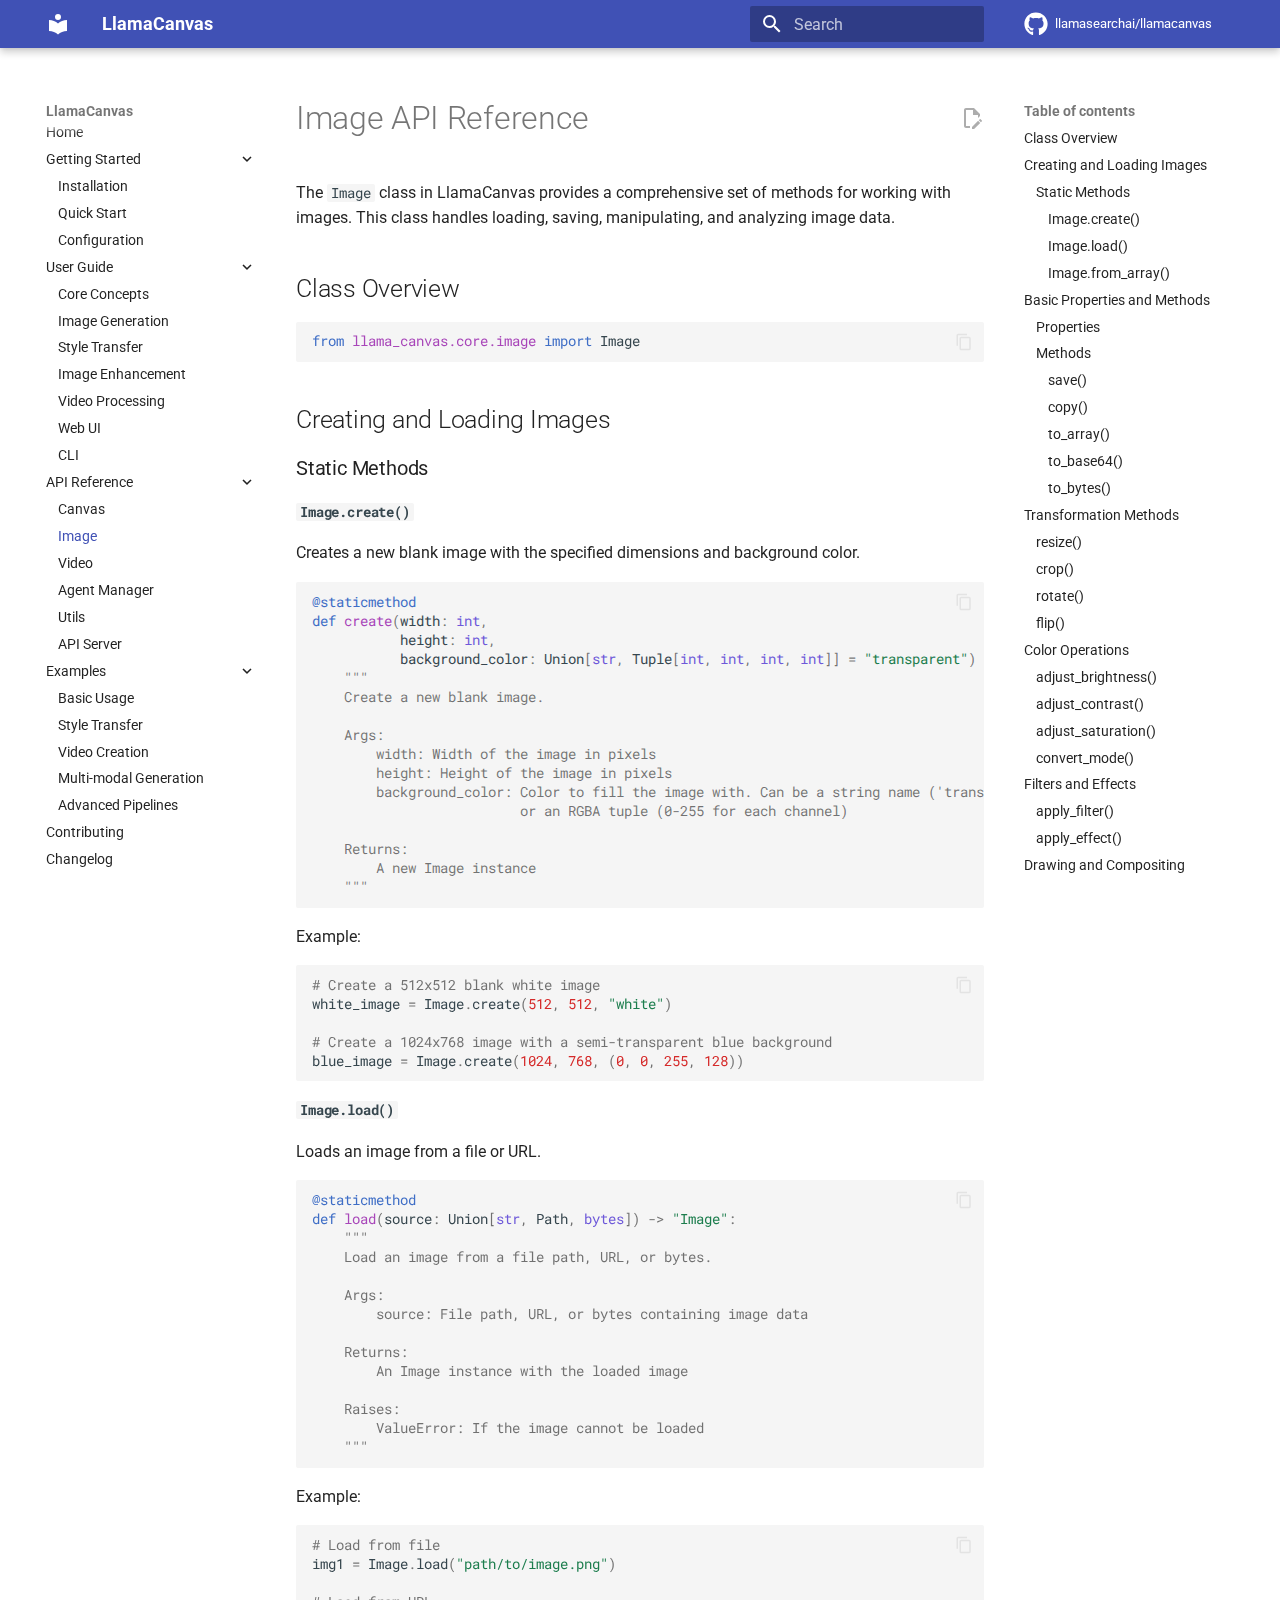
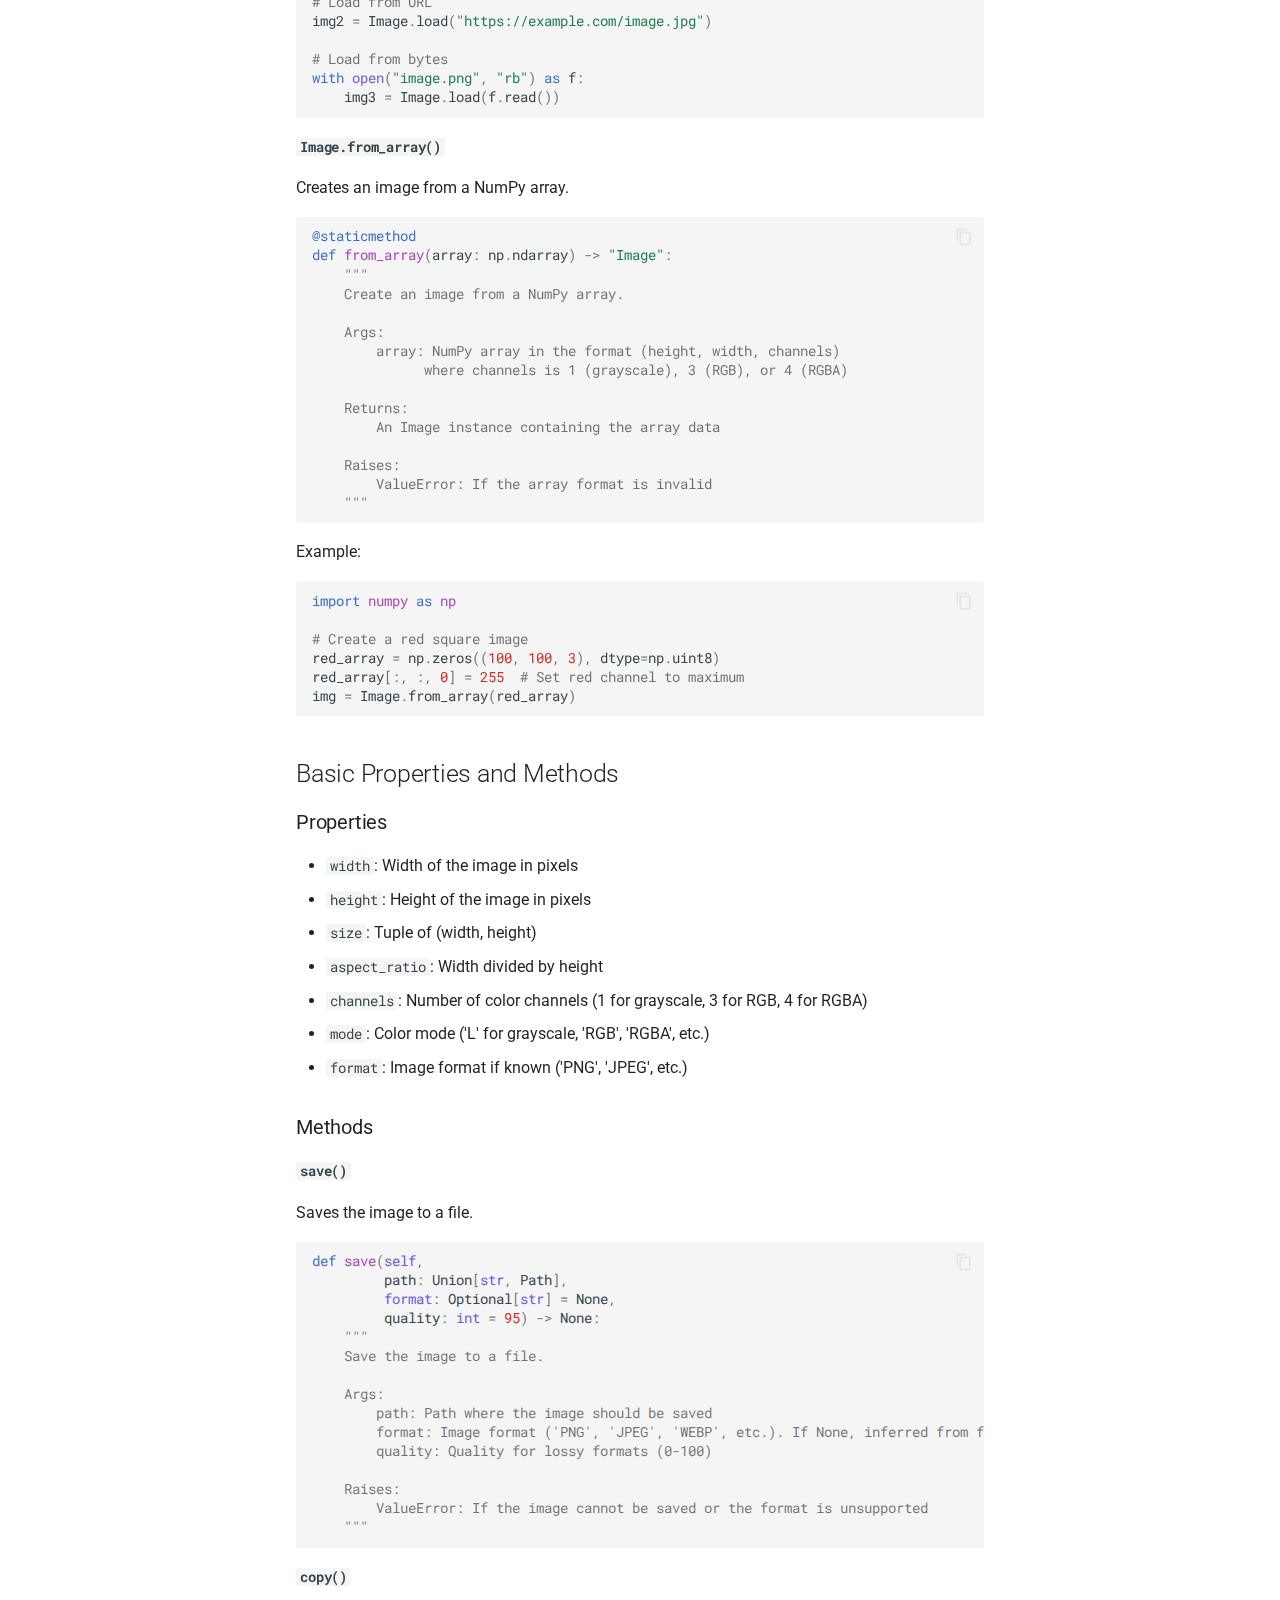
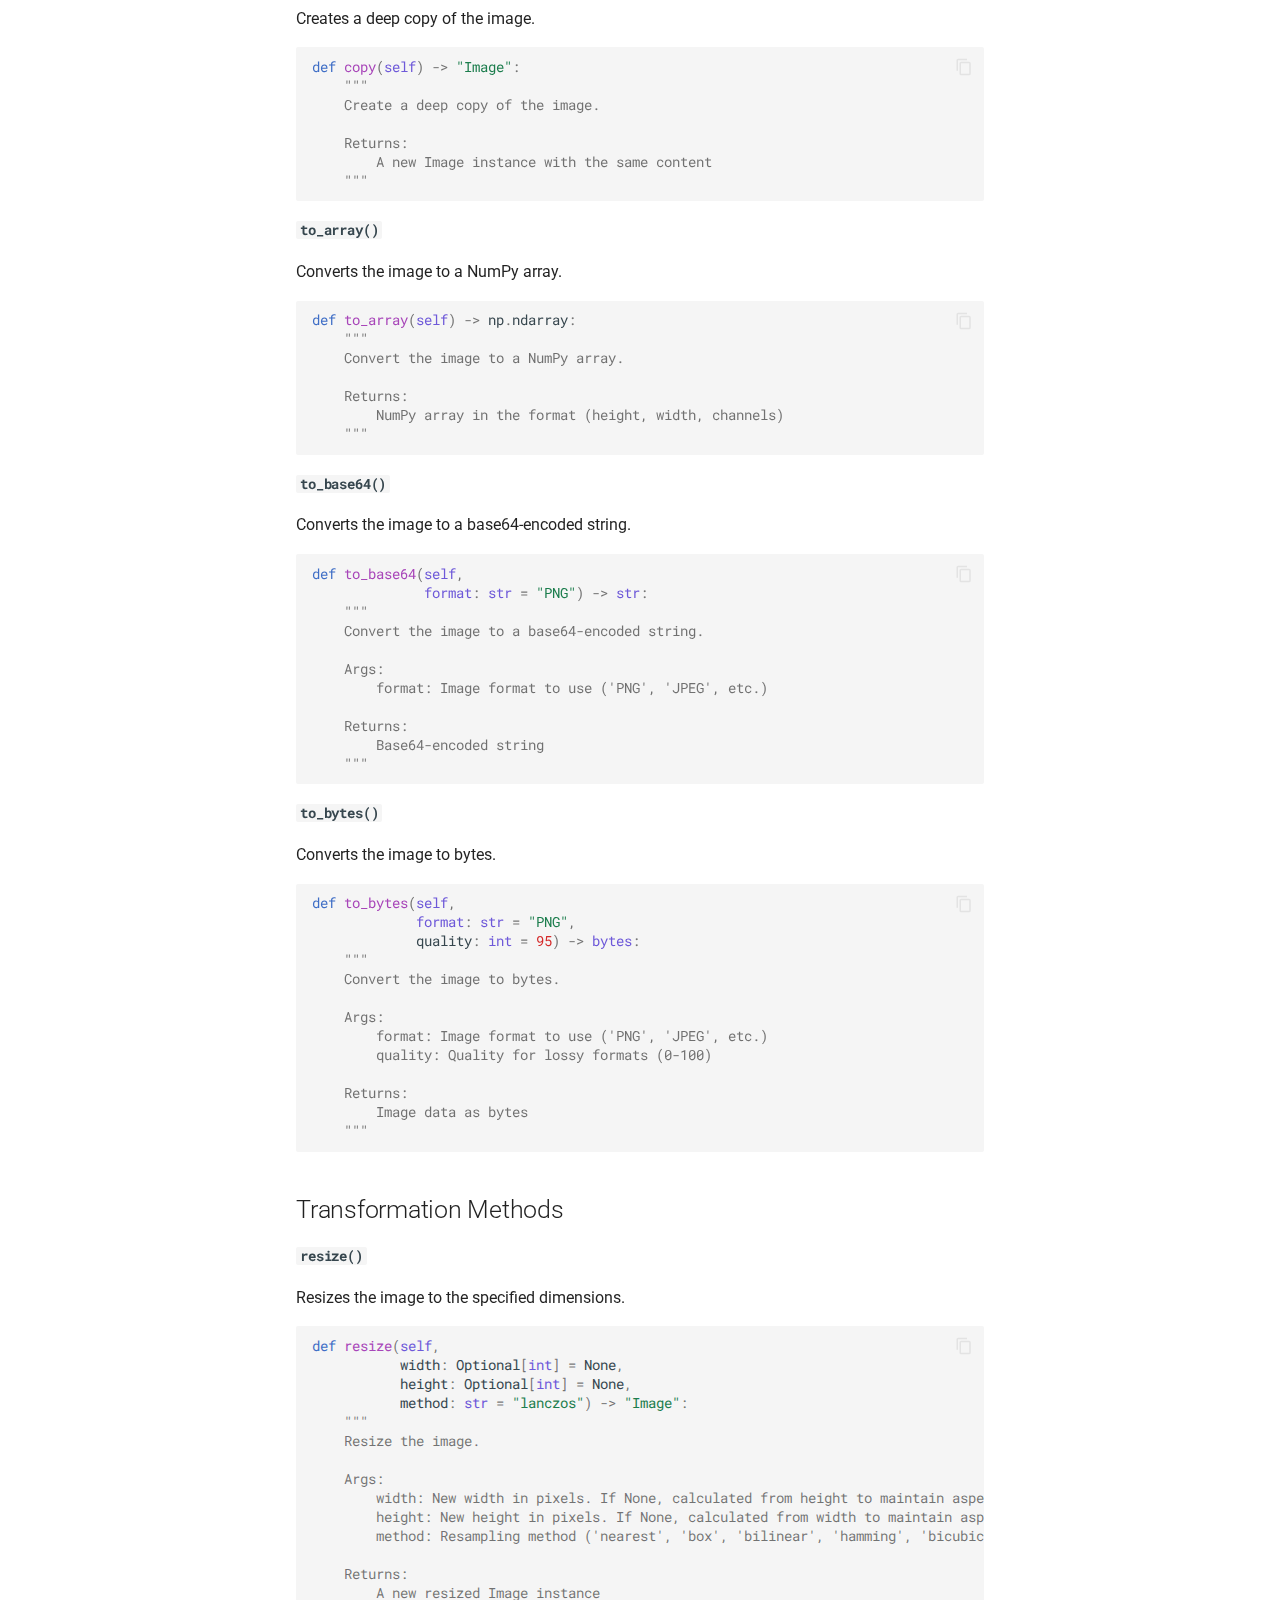
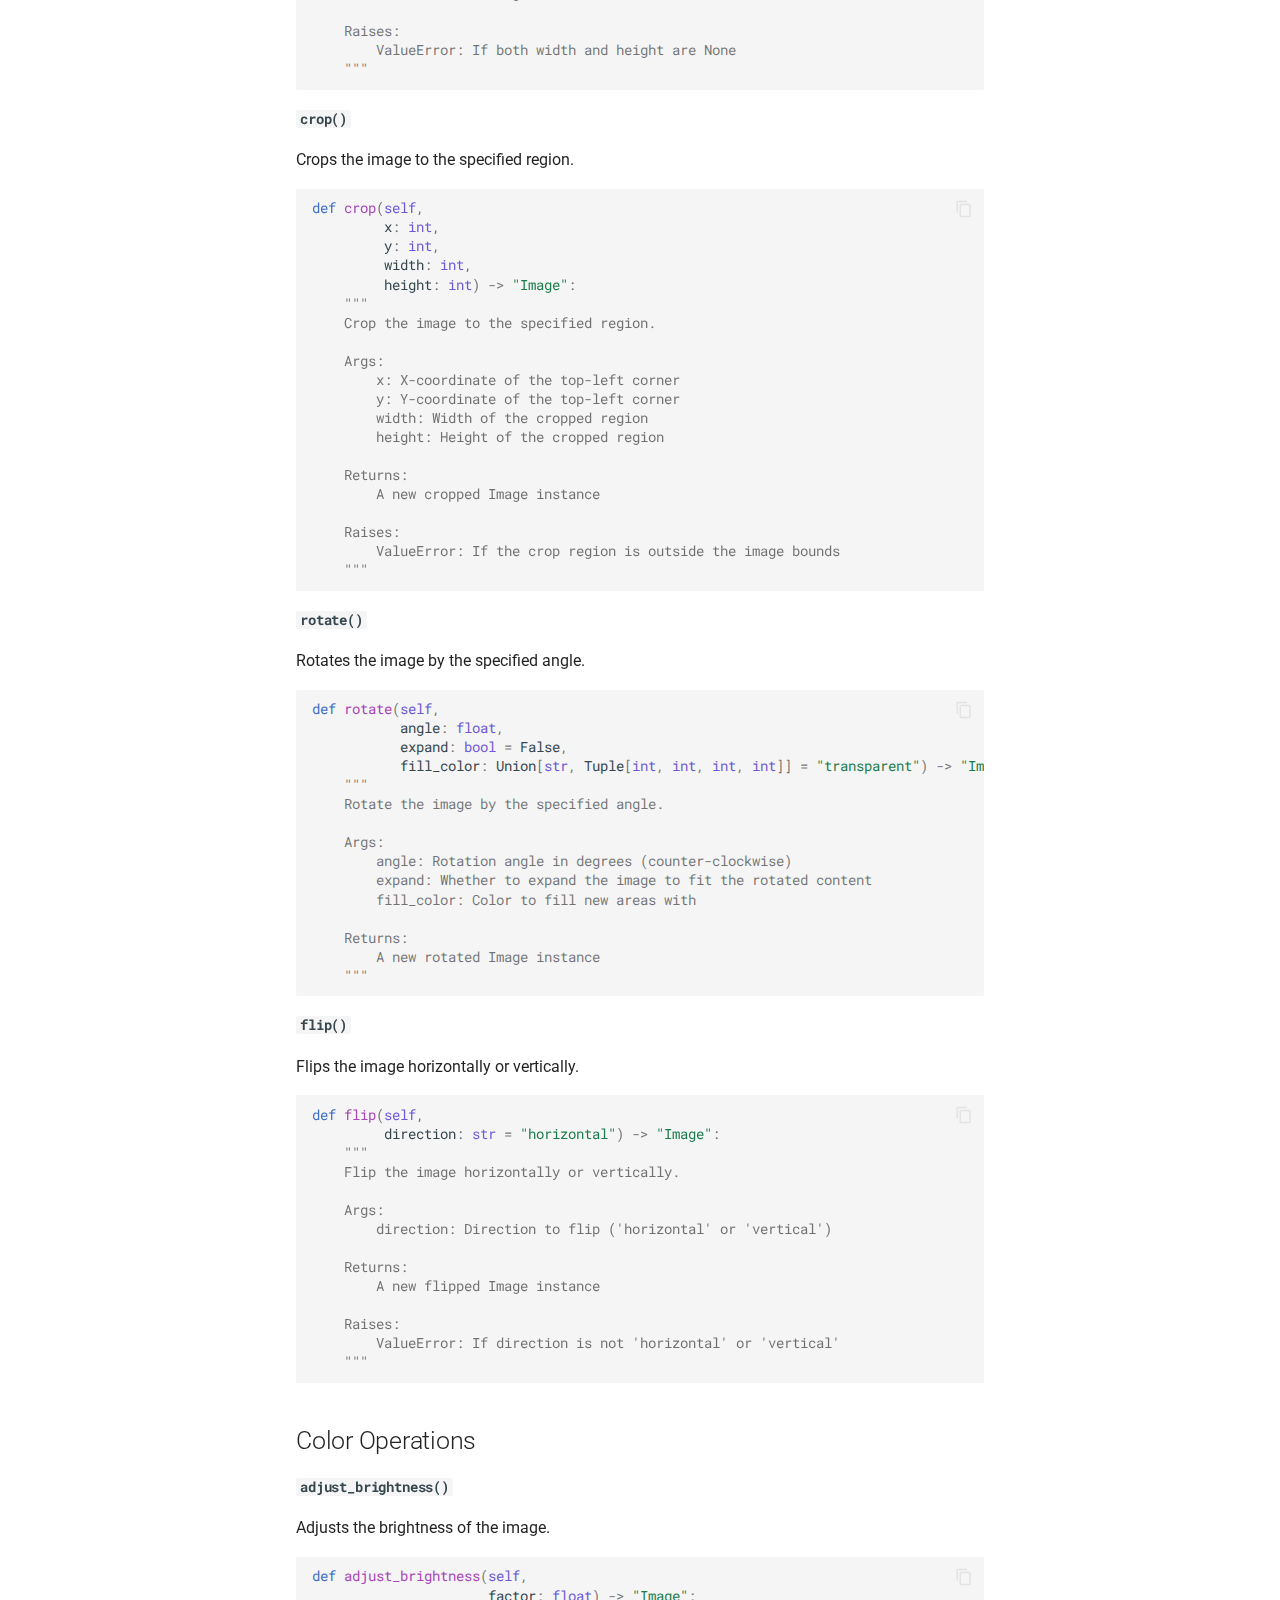
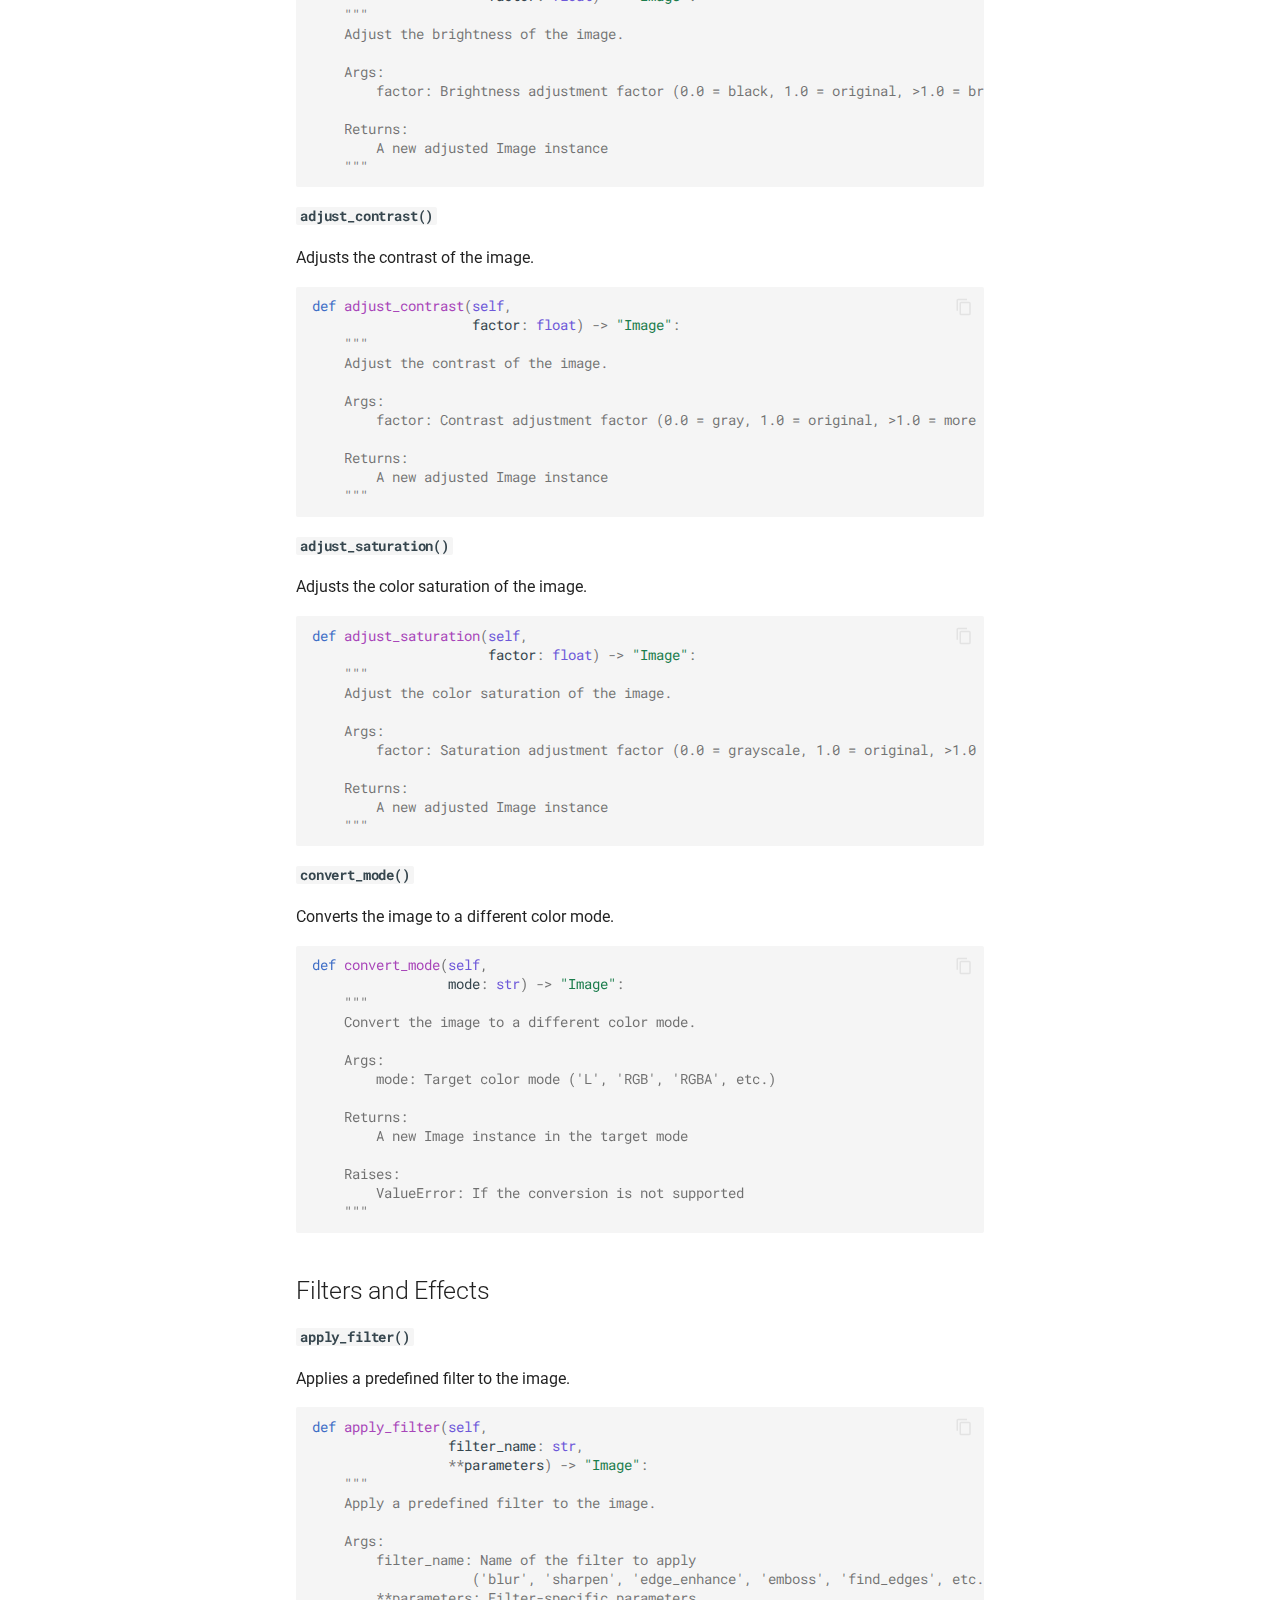
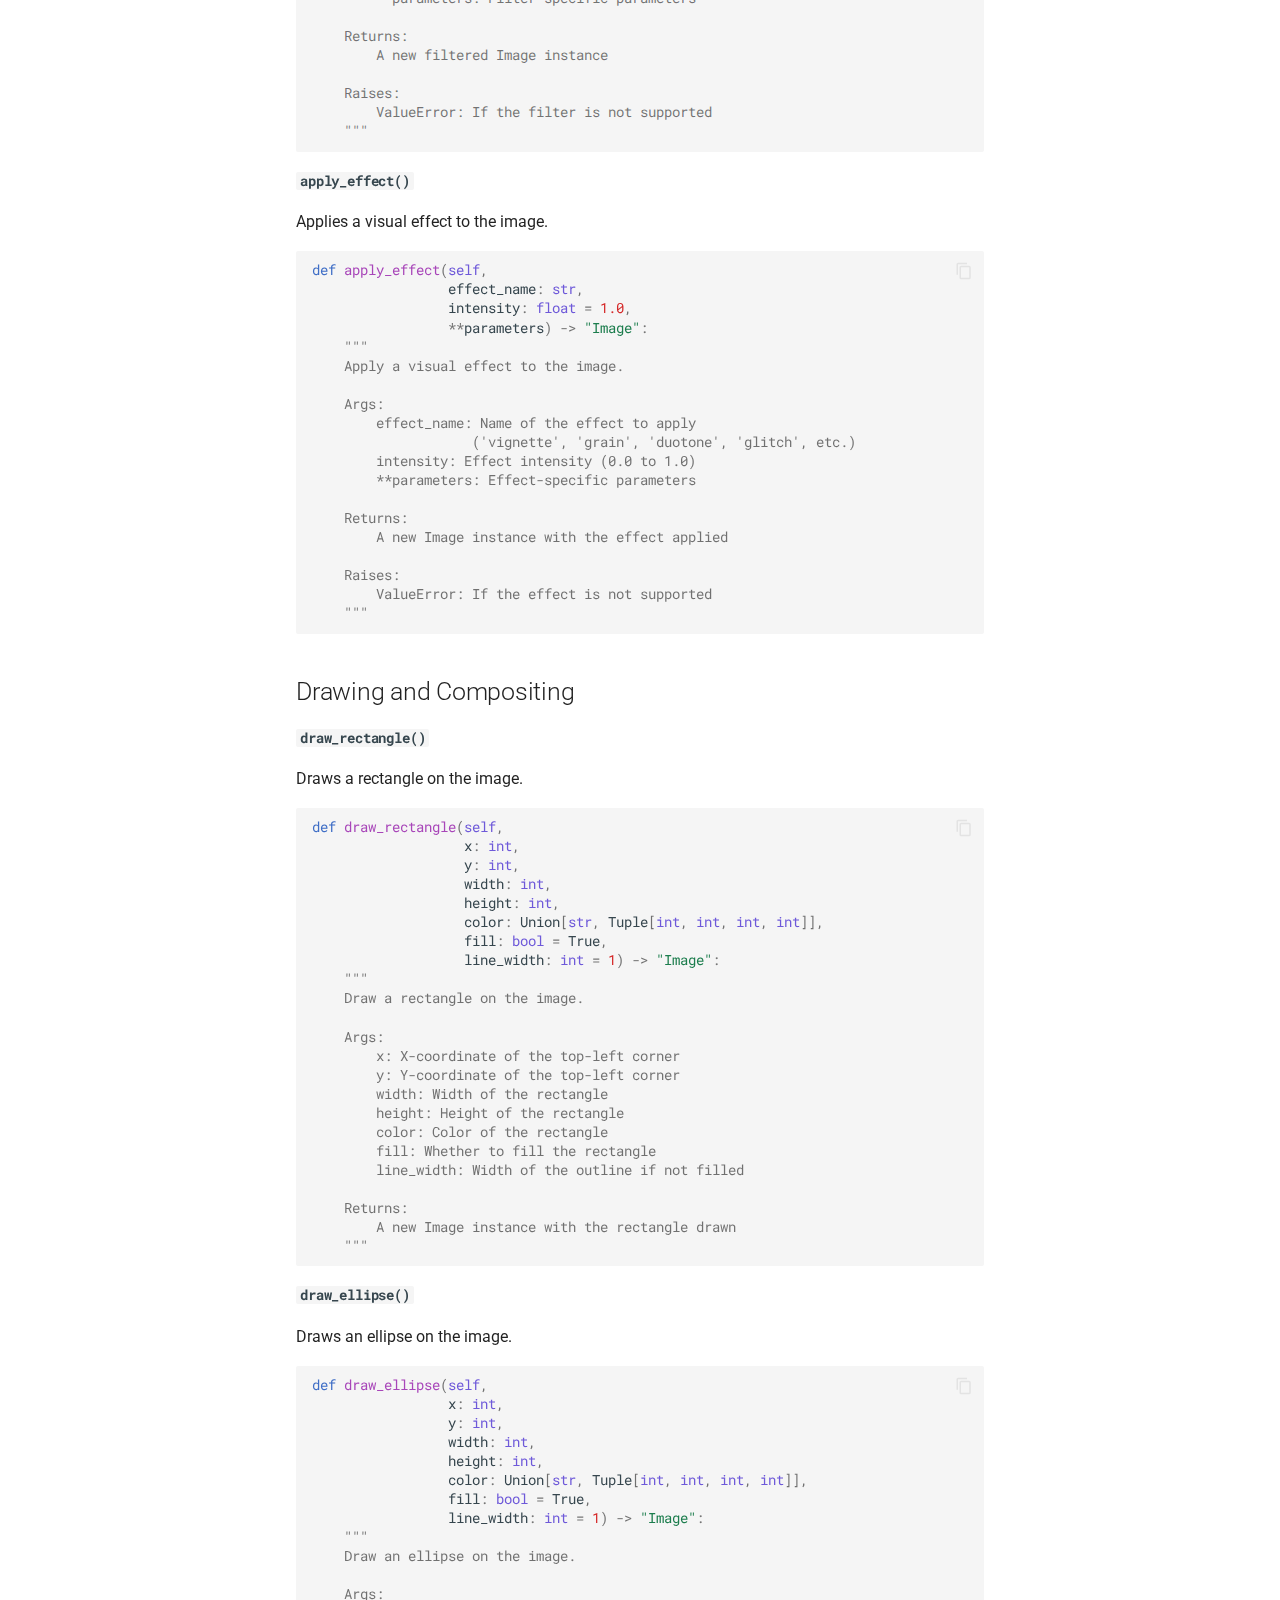
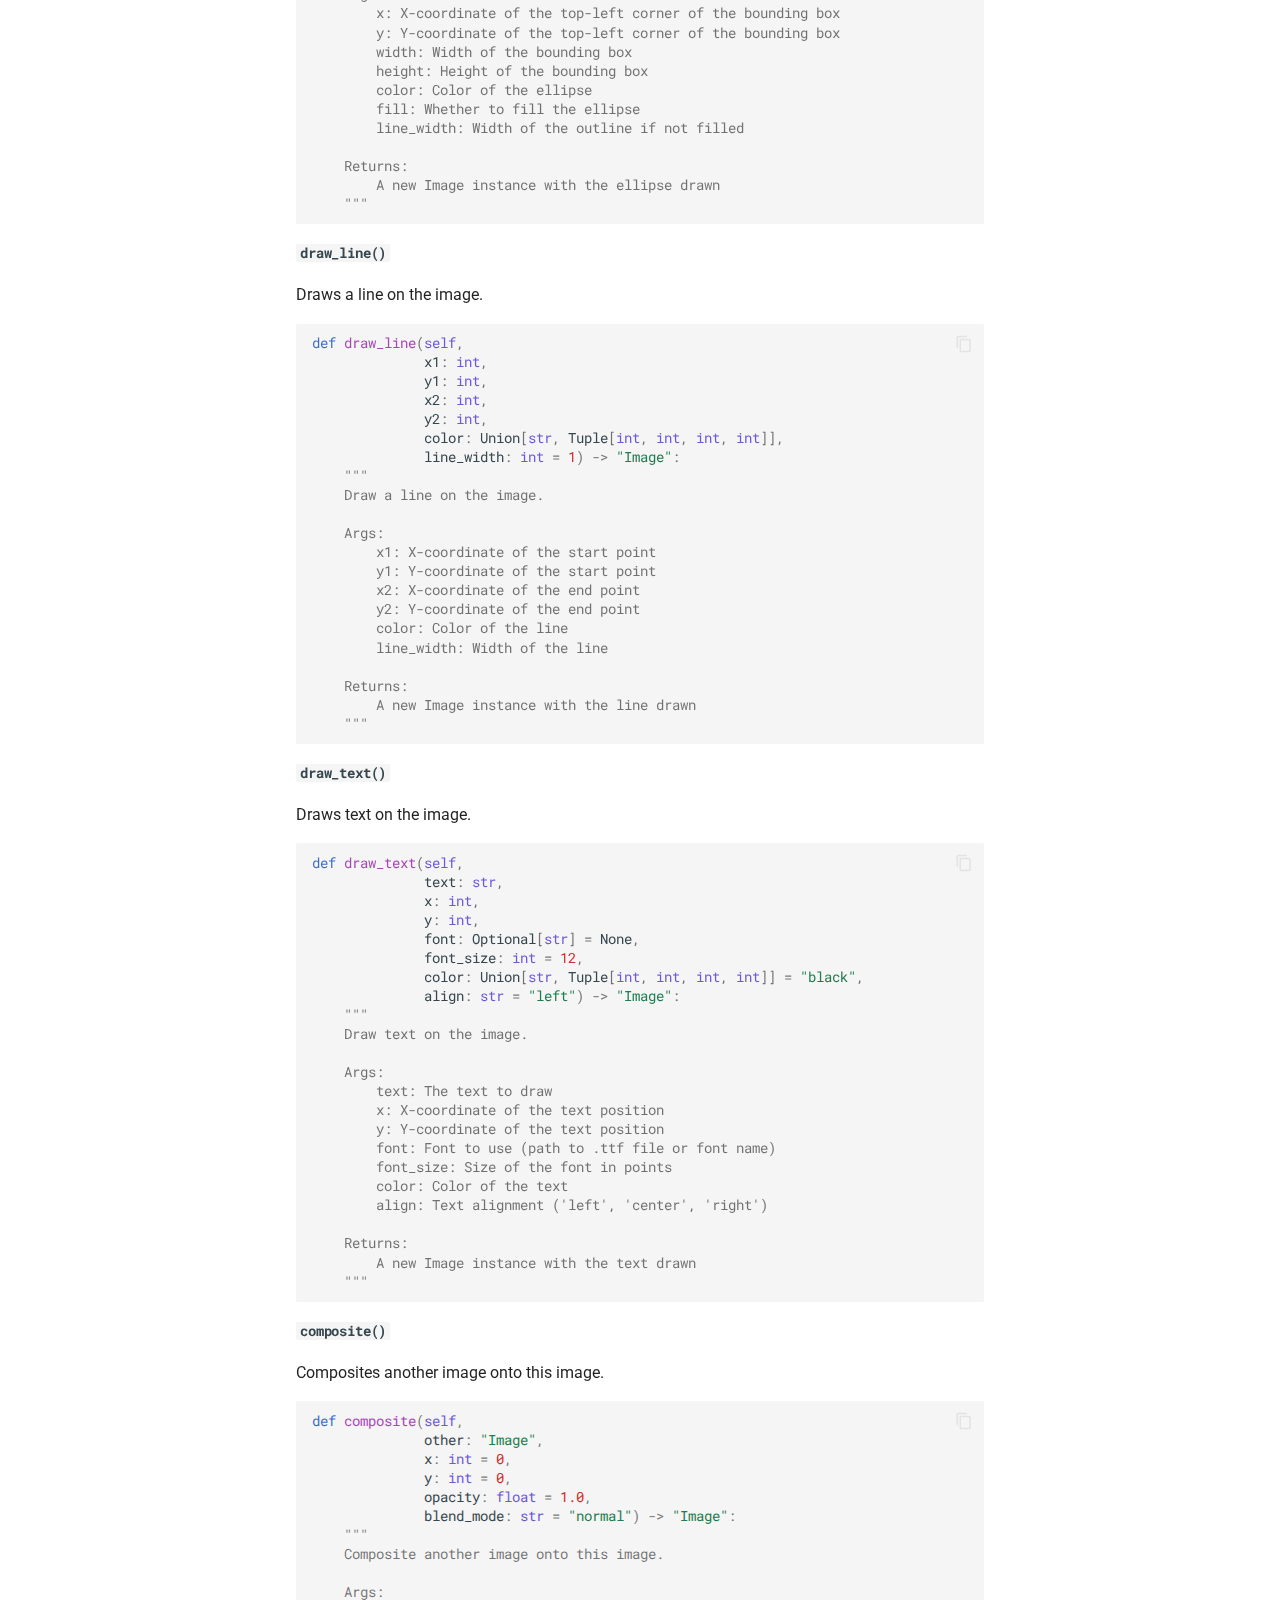
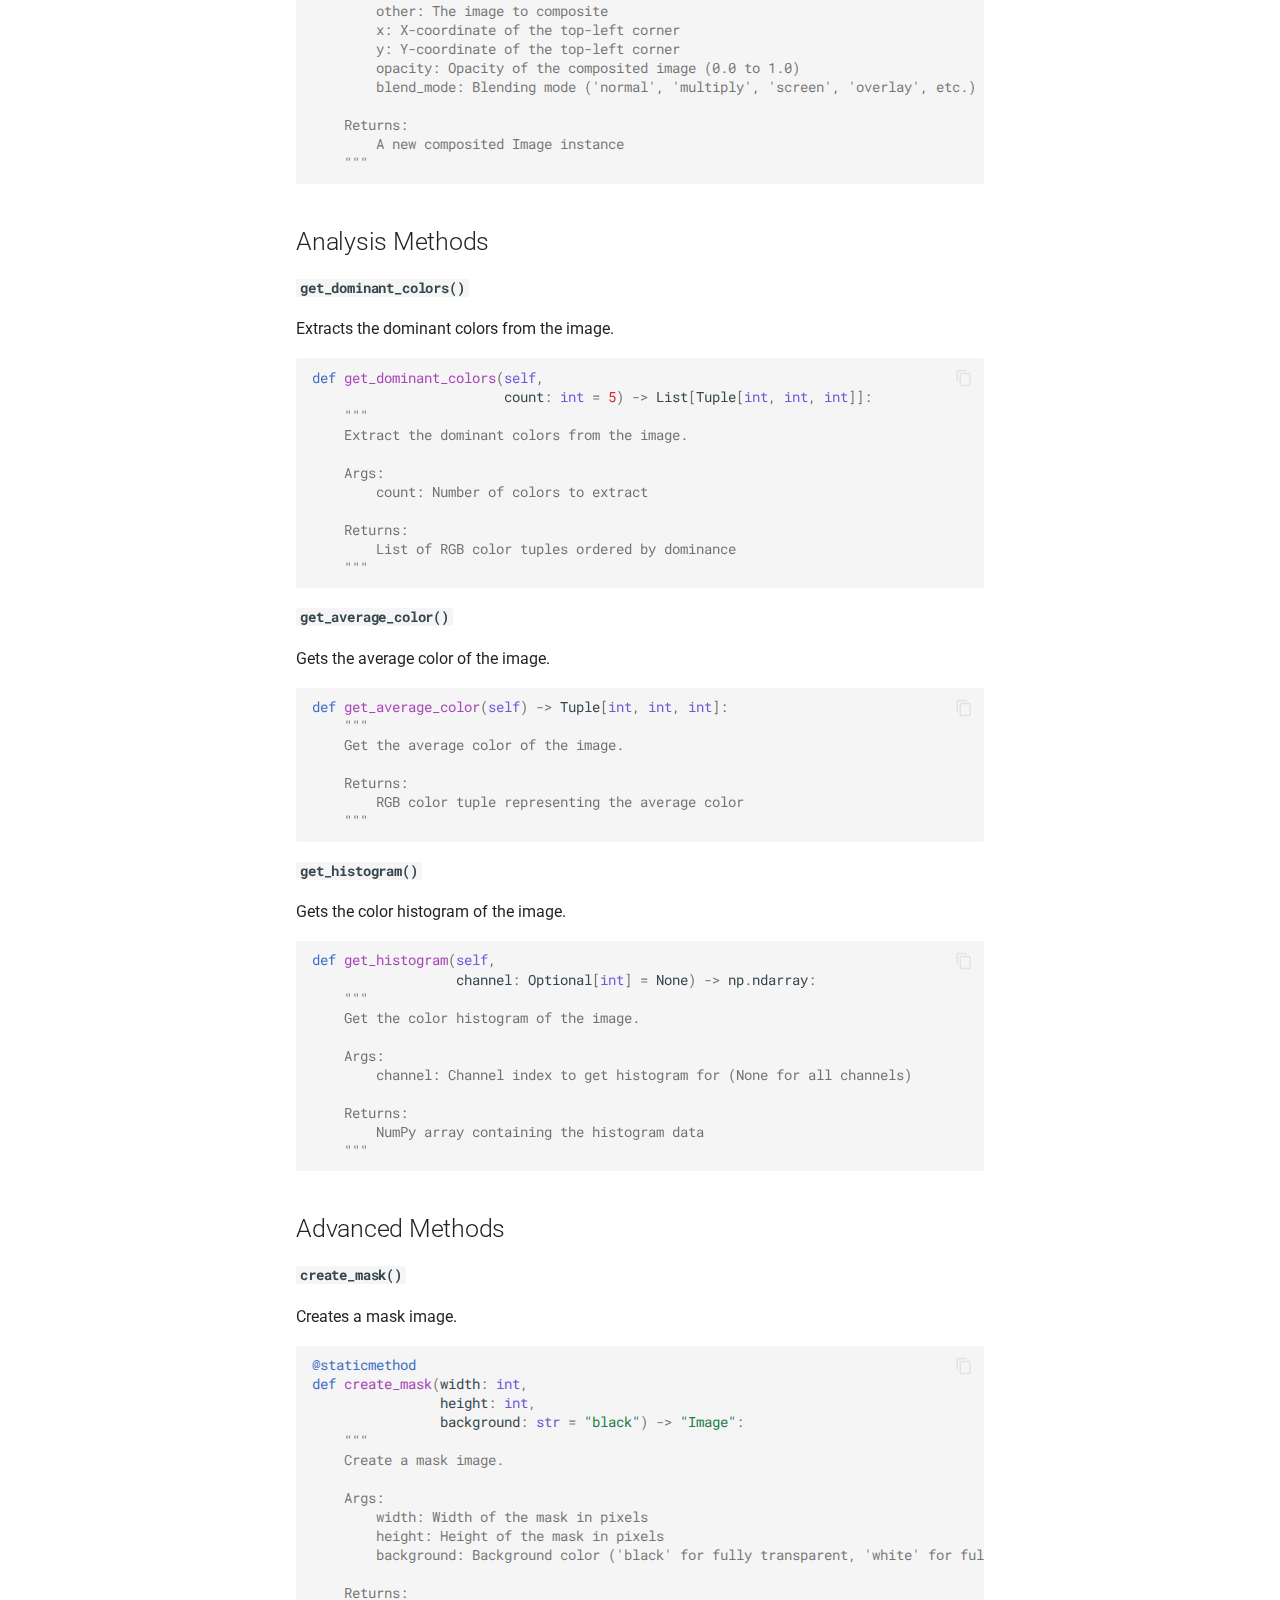
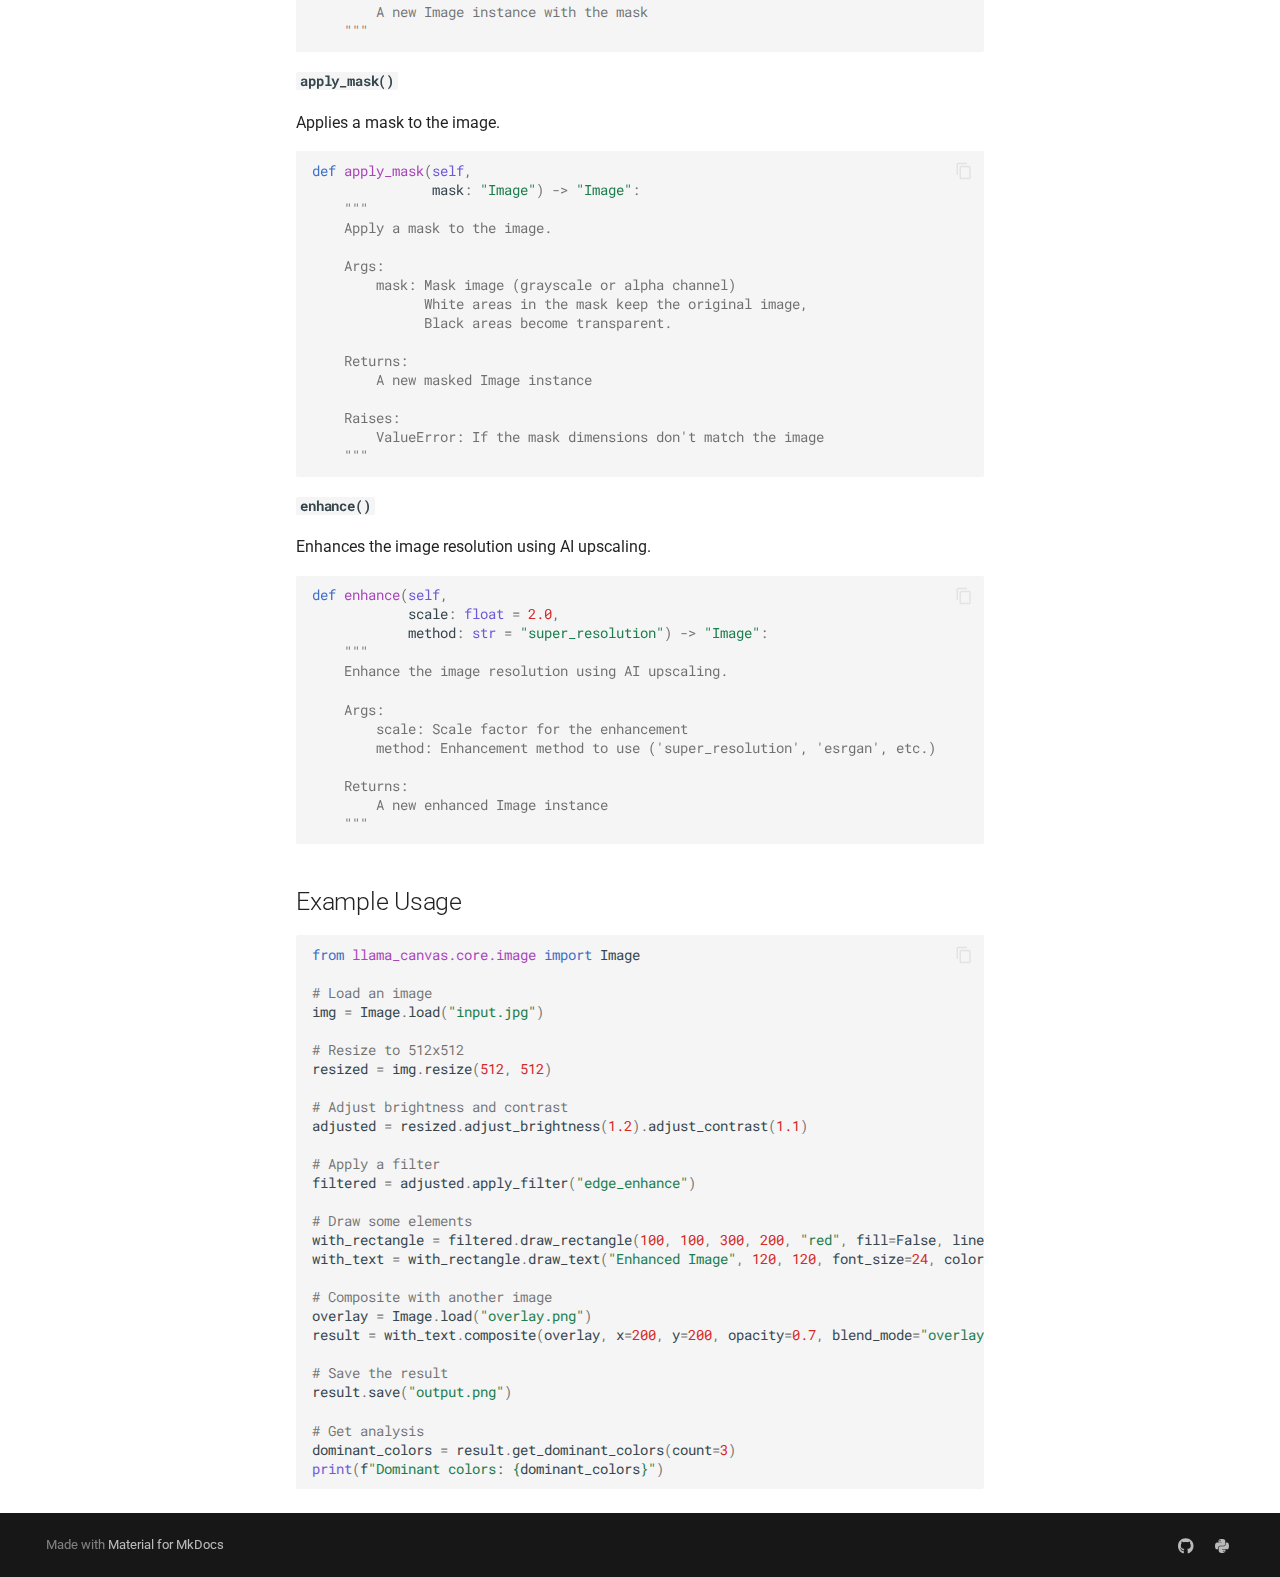
<file: api_reference/image/index.html>
<!doctype html>
<html lang="en" class="no-js">
  <head>
    
      <meta charset="utf-8">
      <meta name="viewport" content="width=device-width,initial-scale=1">
      
        <meta name="description" content="Advanced AI-driven multi-modal generation platform with Claude API integration">
      
      
      
        <link rel="canonical" href="https://llamacanvas.readthedocs.io/api_reference/image/">
      
      
        <link rel="prev" href="../canvas/">
      
      
      
      <link rel="icon" href="../../assets/images/favicon.png">
      <meta name="generator" content="mkdocs-1.6.1, mkdocs-material-9.6.9">
    
    
      
        <title>Image - LlamaCanvas</title>
      
    
    
      <link rel="stylesheet" href="../../assets/stylesheets/main.4af4bdda.min.css">
      
        
        <link rel="stylesheet" href="../../assets/stylesheets/palette.06af60db.min.css">
      
      


    
    
      
    
    
      
        
        
        <link rel="preconnect" href="https://fonts.gstatic.com" crossorigin>
        <link rel="stylesheet" href="https://fonts.googleapis.com/css?family=Roboto:300,300i,400,400i,700,700i%7CRoboto+Mono:400,400i,700,700i&display=fallback">
        <style>:root{--md-text-font:"Roboto";--md-code-font:"Roboto Mono"}</style>
      
    
    
      <link rel="stylesheet" href="../../assets/_mkdocstrings.css">
    
    <script>__md_scope=new URL("../..",location),__md_hash=e=>[...e].reduce(((e,_)=>(e<<5)-e+_.charCodeAt(0)),0),__md_get=(e,_=localStorage,t=__md_scope)=>JSON.parse(_.getItem(t.pathname+"."+e)),__md_set=(e,_,t=localStorage,a=__md_scope)=>{try{t.setItem(a.pathname+"."+e,JSON.stringify(_))}catch(e){}}</script>
    
      

    
    
    
  </head>
  
  
    
    
    
    
    
    <body dir="ltr" data-md-color-scheme="default" data-md-color-primary="indigo" data-md-color-accent="blue">
  
    
    <input class="md-toggle" data-md-toggle="drawer" type="checkbox" id="__drawer" autocomplete="off">
    <input class="md-toggle" data-md-toggle="search" type="checkbox" id="__search" autocomplete="off">
    <label class="md-overlay" for="__drawer"></label>
    <div data-md-component="skip">
      
        
        <a href="#image-api-reference" class="md-skip">
          Skip to content
        </a>
      
    </div>
    <div data-md-component="announce">
      
    </div>
    
    
      

  

<header class="md-header md-header--shadow" data-md-component="header">
  <nav class="md-header__inner md-grid" aria-label="Header">
    <a href="../.." title="LlamaCanvas" class="md-header__button md-logo" aria-label="LlamaCanvas" data-md-component="logo">
      
  
  <svg xmlns="http://www.w3.org/2000/svg" viewBox="0 0 24 24"><path d="M12 8a3 3 0 0 0 3-3 3 3 0 0 0-3-3 3 3 0 0 0-3 3 3 3 0 0 0 3 3m0 3.54C9.64 9.35 6.5 8 3 8v11c3.5 0 6.64 1.35 9 3.54 2.36-2.19 5.5-3.54 9-3.54V8c-3.5 0-6.64 1.35-9 3.54"/></svg>

    </a>
    <label class="md-header__button md-icon" for="__drawer">
      
      <svg xmlns="http://www.w3.org/2000/svg" viewBox="0 0 24 24"><path d="M3 6h18v2H3zm0 5h18v2H3zm0 5h18v2H3z"/></svg>
    </label>
    <div class="md-header__title" data-md-component="header-title">
      <div class="md-header__ellipsis">
        <div class="md-header__topic">
          <span class="md-ellipsis">
            LlamaCanvas
          </span>
        </div>
        <div class="md-header__topic" data-md-component="header-topic">
          <span class="md-ellipsis">
            
              Image
            
          </span>
        </div>
      </div>
    </div>
    
      
    
    
    
    
      <label class="md-header__button md-icon" for="__search">
        
        <svg xmlns="http://www.w3.org/2000/svg" viewBox="0 0 24 24"><path d="M9.5 3A6.5 6.5 0 0 1 16 9.5c0 1.61-.59 3.09-1.56 4.23l.27.27h.79l5 5-1.5 1.5-5-5v-.79l-.27-.27A6.52 6.52 0 0 1 9.5 16 6.5 6.5 0 0 1 3 9.5 6.5 6.5 0 0 1 9.5 3m0 2C7 5 5 7 5 9.5S7 14 9.5 14 14 12 14 9.5 12 5 9.5 5"/></svg>
      </label>
      <div class="md-search" data-md-component="search" role="dialog">
  <label class="md-search__overlay" for="__search"></label>
  <div class="md-search__inner" role="search">
    <form class="md-search__form" name="search">
      <input type="text" class="md-search__input" name="query" aria-label="Search" placeholder="Search" autocapitalize="off" autocorrect="off" autocomplete="off" spellcheck="false" data-md-component="search-query" required>
      <label class="md-search__icon md-icon" for="__search">
        
        <svg xmlns="http://www.w3.org/2000/svg" viewBox="0 0 24 24"><path d="M9.5 3A6.5 6.5 0 0 1 16 9.5c0 1.61-.59 3.09-1.56 4.23l.27.27h.79l5 5-1.5 1.5-5-5v-.79l-.27-.27A6.52 6.52 0 0 1 9.5 16 6.5 6.5 0 0 1 3 9.5 6.5 6.5 0 0 1 9.5 3m0 2C7 5 5 7 5 9.5S7 14 9.5 14 14 12 14 9.5 12 5 9.5 5"/></svg>
        
        <svg xmlns="http://www.w3.org/2000/svg" viewBox="0 0 24 24"><path d="M20 11v2H8l5.5 5.5-1.42 1.42L4.16 12l7.92-7.92L13.5 5.5 8 11z"/></svg>
      </label>
      <nav class="md-search__options" aria-label="Search">
        
          <a href="javascript:void(0)" class="md-search__icon md-icon" title="Share" aria-label="Share" data-clipboard data-clipboard-text="" data-md-component="search-share" tabindex="-1">
            
            <svg xmlns="http://www.w3.org/2000/svg" viewBox="0 0 24 24"><path d="M18 16.08c-.76 0-1.44.3-1.96.77L8.91 12.7c.05-.23.09-.46.09-.7s-.04-.47-.09-.7l7.05-4.11c.54.5 1.25.81 2.04.81a3 3 0 0 0 3-3 3 3 0 0 0-3-3 3 3 0 0 0-3 3c0 .24.04.47.09.7L8.04 9.81C7.5 9.31 6.79 9 6 9a3 3 0 0 0-3 3 3 3 0 0 0 3 3c.79 0 1.5-.31 2.04-.81l7.12 4.15c-.05.21-.08.43-.08.66 0 1.61 1.31 2.91 2.92 2.91s2.92-1.3 2.92-2.91A2.92 2.92 0 0 0 18 16.08"/></svg>
          </a>
        
        <button type="reset" class="md-search__icon md-icon" title="Clear" aria-label="Clear" tabindex="-1">
          
          <svg xmlns="http://www.w3.org/2000/svg" viewBox="0 0 24 24"><path d="M19 6.41 17.59 5 12 10.59 6.41 5 5 6.41 10.59 12 5 17.59 6.41 19 12 13.41 17.59 19 19 17.59 13.41 12z"/></svg>
        </button>
      </nav>
      
    </form>
    <div class="md-search__output">
      <div class="md-search__scrollwrap" tabindex="0" data-md-scrollfix>
        <div class="md-search-result" data-md-component="search-result">
          <div class="md-search-result__meta">
            Initializing search
          </div>
          <ol class="md-search-result__list" role="presentation"></ol>
        </div>
      </div>
    </div>
  </div>
</div>
    
    
      <div class="md-header__source">
        <a href="https://github.com/llamasearchai/llamacanvas" title="Go to repository" class="md-source" data-md-component="source">
  <div class="md-source__icon md-icon">
    
    <svg xmlns="http://www.w3.org/2000/svg" viewBox="0 0 496 512"><!--! Font Awesome Free 6.7.2 by @fontawesome - https://fontawesome.com License - https://fontawesome.com/license/free (Icons: CC BY 4.0, Fonts: SIL OFL 1.1, Code: MIT License) Copyright 2024 Fonticons, Inc.--><path d="M165.9 397.4c0 2-2.3 3.6-5.2 3.6-3.3.3-5.6-1.3-5.6-3.6 0-2 2.3-3.6 5.2-3.6 3-.3 5.6 1.3 5.6 3.6m-31.1-4.5c-.7 2 1.3 4.3 4.3 4.9 2.6 1 5.6 0 6.2-2s-1.3-4.3-4.3-5.2c-2.6-.7-5.5.3-6.2 2.3m44.2-1.7c-2.9.7-4.9 2.6-4.6 4.9.3 2 2.9 3.3 5.9 2.6 2.9-.7 4.9-2.6 4.6-4.6-.3-1.9-3-3.2-5.9-2.9M244.8 8C106.1 8 0 113.3 0 252c0 110.9 69.8 205.8 169.5 239.2 12.8 2.3 17.3-5.6 17.3-12.1 0-6.2-.3-40.4-.3-61.4 0 0-70 15-84.7-29.8 0 0-11.4-29.1-27.8-36.6 0 0-22.9-15.7 1.6-15.4 0 0 24.9 2 38.6 25.8 21.9 38.6 58.6 27.5 72.9 20.9 2.3-16 8.8-27.1 16-33.7-55.9-6.2-112.3-14.3-112.3-110.5 0-27.5 7.6-41.3 23.6-58.9-2.6-6.5-11.1-33.3 2.6-67.9 20.9-6.5 69 27 69 27 20-5.6 41.5-8.5 62.8-8.5s42.8 2.9 62.8 8.5c0 0 48.1-33.6 69-27 13.7 34.7 5.2 61.4 2.6 67.9 16 17.7 25.8 31.5 25.8 58.9 0 96.5-58.9 104.2-114.8 110.5 9.2 7.9 17 22.9 17 46.4 0 33.7-.3 75.4-.3 83.6 0 6.5 4.6 14.4 17.3 12.1C428.2 457.8 496 362.9 496 252 496 113.3 383.5 8 244.8 8M97.2 352.9c-1.3 1-1 3.3.7 5.2 1.6 1.6 3.9 2.3 5.2 1 1.3-1 1-3.3-.7-5.2-1.6-1.6-3.9-2.3-5.2-1m-10.8-8.1c-.7 1.3.3 2.9 2.3 3.9 1.6 1 3.6.7 4.3-.7.7-1.3-.3-2.9-2.3-3.9-2-.6-3.6-.3-4.3.7m32.4 35.6c-1.6 1.3-1 4.3 1.3 6.2 2.3 2.3 5.2 2.6 6.5 1 1.3-1.3.7-4.3-1.3-6.2-2.2-2.3-5.2-2.6-6.5-1m-11.4-14.7c-1.6 1-1.6 3.6 0 5.9s4.3 3.3 5.6 2.3c1.6-1.3 1.6-3.9 0-6.2-1.4-2.3-4-3.3-5.6-2"/></svg>
  </div>
  <div class="md-source__repository">
    llamasearchai/llamacanvas
  </div>
</a>
      </div>
    
  </nav>
  
</header>
    
    <div class="md-container" data-md-component="container">
      
      
        
          
        
      
      <main class="md-main" data-md-component="main">
        <div class="md-main__inner md-grid">
          
            
              
              <div class="md-sidebar md-sidebar--primary" data-md-component="sidebar" data-md-type="navigation" >
                <div class="md-sidebar__scrollwrap">
                  <div class="md-sidebar__inner">
                    



<nav class="md-nav md-nav--primary" aria-label="Navigation" data-md-level="0">
  <label class="md-nav__title" for="__drawer">
    <a href="../.." title="LlamaCanvas" class="md-nav__button md-logo" aria-label="LlamaCanvas" data-md-component="logo">
      
  
  <svg xmlns="http://www.w3.org/2000/svg" viewBox="0 0 24 24"><path d="M12 8a3 3 0 0 0 3-3 3 3 0 0 0-3-3 3 3 0 0 0-3 3 3 3 0 0 0 3 3m0 3.54C9.64 9.35 6.5 8 3 8v11c3.5 0 6.64 1.35 9 3.54 2.36-2.19 5.5-3.54 9-3.54V8c-3.5 0-6.64 1.35-9 3.54"/></svg>

    </a>
    LlamaCanvas
  </label>
  
    <div class="md-nav__source">
      <a href="https://github.com/llamasearchai/llamacanvas" title="Go to repository" class="md-source" data-md-component="source">
  <div class="md-source__icon md-icon">
    
    <svg xmlns="http://www.w3.org/2000/svg" viewBox="0 0 496 512"><!--! Font Awesome Free 6.7.2 by @fontawesome - https://fontawesome.com License - https://fontawesome.com/license/free (Icons: CC BY 4.0, Fonts: SIL OFL 1.1, Code: MIT License) Copyright 2024 Fonticons, Inc.--><path d="M165.9 397.4c0 2-2.3 3.6-5.2 3.6-3.3.3-5.6-1.3-5.6-3.6 0-2 2.3-3.6 5.2-3.6 3-.3 5.6 1.3 5.6 3.6m-31.1-4.5c-.7 2 1.3 4.3 4.3 4.9 2.6 1 5.6 0 6.2-2s-1.3-4.3-4.3-5.2c-2.6-.7-5.5.3-6.2 2.3m44.2-1.7c-2.9.7-4.9 2.6-4.6 4.9.3 2 2.9 3.3 5.9 2.6 2.9-.7 4.9-2.6 4.6-4.6-.3-1.9-3-3.2-5.9-2.9M244.8 8C106.1 8 0 113.3 0 252c0 110.9 69.8 205.8 169.5 239.2 12.8 2.3 17.3-5.6 17.3-12.1 0-6.2-.3-40.4-.3-61.4 0 0-70 15-84.7-29.8 0 0-11.4-29.1-27.8-36.6 0 0-22.9-15.7 1.6-15.4 0 0 24.9 2 38.6 25.8 21.9 38.6 58.6 27.5 72.9 20.9 2.3-16 8.8-27.1 16-33.7-55.9-6.2-112.3-14.3-112.3-110.5 0-27.5 7.6-41.3 23.6-58.9-2.6-6.5-11.1-33.3 2.6-67.9 20.9-6.5 69 27 69 27 20-5.6 41.5-8.5 62.8-8.5s42.8 2.9 62.8 8.5c0 0 48.1-33.6 69-27 13.7 34.7 5.2 61.4 2.6 67.9 16 17.7 25.8 31.5 25.8 58.9 0 96.5-58.9 104.2-114.8 110.5 9.2 7.9 17 22.9 17 46.4 0 33.7-.3 75.4-.3 83.6 0 6.5 4.6 14.4 17.3 12.1C428.2 457.8 496 362.9 496 252 496 113.3 383.5 8 244.8 8M97.2 352.9c-1.3 1-1 3.3.7 5.2 1.6 1.6 3.9 2.3 5.2 1 1.3-1 1-3.3-.7-5.2-1.6-1.6-3.9-2.3-5.2-1m-10.8-8.1c-.7 1.3.3 2.9 2.3 3.9 1.6 1 3.6.7 4.3-.7.7-1.3-.3-2.9-2.3-3.9-2-.6-3.6-.3-4.3.7m32.4 35.6c-1.6 1.3-1 4.3 1.3 6.2 2.3 2.3 5.2 2.6 6.5 1 1.3-1.3.7-4.3-1.3-6.2-2.2-2.3-5.2-2.6-6.5-1m-11.4-14.7c-1.6 1-1.6 3.6 0 5.9s4.3 3.3 5.6 2.3c1.6-1.3 1.6-3.9 0-6.2-1.4-2.3-4-3.3-5.6-2"/></svg>
  </div>
  <div class="md-source__repository">
    llamasearchai/llamacanvas
  </div>
</a>
    </div>
  
  <ul class="md-nav__list" data-md-scrollfix>
    
      
      
  
  
  
  
    <li class="md-nav__item">
      <a href="../.." class="md-nav__link">
        
  
  <span class="md-ellipsis">
    Home
    
  </span>
  

      </a>
    </li>
  

    
      
      
  
  
  
  
    
    
      
        
      
        
      
        
      
    
    
    
    <li class="md-nav__item md-nav__item--nested">
      
        
        
          
        
        <input class="md-nav__toggle md-toggle md-toggle--indeterminate" type="checkbox" id="__nav_2" >
        
          
          <label class="md-nav__link" for="__nav_2" id="__nav_2_label" tabindex="0">
            
  
  <span class="md-ellipsis">
    Getting Started
    
  </span>
  

            <span class="md-nav__icon md-icon"></span>
          </label>
        
        <nav class="md-nav" data-md-level="1" aria-labelledby="__nav_2_label" aria-expanded="false">
          <label class="md-nav__title" for="__nav_2">
            <span class="md-nav__icon md-icon"></span>
            Getting Started
          </label>
          <ul class="md-nav__list" data-md-scrollfix>
            
              
                
  
  
  
  
    <li class="md-nav__item">
      <a href="../../user_guide/installation/" class="md-nav__link">
        
  
  <span class="md-ellipsis">
    Installation
    
  </span>
  

      </a>
    </li>
  

              
            
              
                
  
  
  
  
    <li class="md-nav__item">
      <a href="../../user_guide/quickstart/" class="md-nav__link">
        
  
  <span class="md-ellipsis">
    Quick Start
    
  </span>
  

      </a>
    </li>
  

              
            
              
                
  
  
  
  
    <li class="md-nav__item">
      <a href="../../user_guide/configuration/" class="md-nav__link">
        
  
  <span class="md-ellipsis">
    Configuration
    
  </span>
  

      </a>
    </li>
  

              
            
          </ul>
        </nav>
      
    </li>
  

    
      
      
  
  
  
  
    
    
      
        
      
        
      
        
      
        
      
        
      
        
      
        
      
    
    
    
    <li class="md-nav__item md-nav__item--nested">
      
        
        
          
        
        <input class="md-nav__toggle md-toggle md-toggle--indeterminate" type="checkbox" id="__nav_3" >
        
          
          <label class="md-nav__link" for="__nav_3" id="__nav_3_label" tabindex="0">
            
  
  <span class="md-ellipsis">
    User Guide
    
  </span>
  

            <span class="md-nav__icon md-icon"></span>
          </label>
        
        <nav class="md-nav" data-md-level="1" aria-labelledby="__nav_3_label" aria-expanded="false">
          <label class="md-nav__title" for="__nav_3">
            <span class="md-nav__icon md-icon"></span>
            User Guide
          </label>
          <ul class="md-nav__list" data-md-scrollfix>
            
              
                
  
  
  
  
    <li class="md-nav__item">
      <a href="../../user_guide/core_concepts/" class="md-nav__link">
        
  
  <span class="md-ellipsis">
    Core Concepts
    
  </span>
  

      </a>
    </li>
  

              
            
              
                
  
  
  
  
    <li class="md-nav__item">
      <a href="../../user_guide/image_generation/" class="md-nav__link">
        
  
  <span class="md-ellipsis">
    Image Generation
    
  </span>
  

      </a>
    </li>
  

              
            
              
                
  
  
  
  
    <li class="md-nav__item">
      <a href="../../user_guide/style_transfer.md" class="md-nav__link">
        
  
  <span class="md-ellipsis">
    Style Transfer
    
  </span>
  

      </a>
    </li>
  

              
            
              
                
  
  
  
  
    <li class="md-nav__item">
      <a href="../../user_guide/image_enhancement.md" class="md-nav__link">
        
  
  <span class="md-ellipsis">
    Image Enhancement
    
  </span>
  

      </a>
    </li>
  

              
            
              
                
  
  
  
  
    <li class="md-nav__item">
      <a href="../../user_guide/video_processing.md" class="md-nav__link">
        
  
  <span class="md-ellipsis">
    Video Processing
    
  </span>
  

      </a>
    </li>
  

              
            
              
                
  
  
  
  
    <li class="md-nav__item">
      <a href="../../user_guide/web_ui.md" class="md-nav__link">
        
  
  <span class="md-ellipsis">
    Web UI
    
  </span>
  

      </a>
    </li>
  

              
            
              
                
  
  
  
  
    <li class="md-nav__item">
      <a href="../../user_guide/cli.md" class="md-nav__link">
        
  
  <span class="md-ellipsis">
    CLI
    
  </span>
  

      </a>
    </li>
  

              
            
          </ul>
        </nav>
      
    </li>
  

    
      
      
  
  
    
  
  
  
    
    
      
        
      
        
      
        
      
        
      
        
      
        
      
    
    
    
    <li class="md-nav__item md-nav__item--active md-nav__item--nested">
      
        
        
        <input class="md-nav__toggle md-toggle " type="checkbox" id="__nav_4" checked>
        
          
          <label class="md-nav__link" for="__nav_4" id="__nav_4_label" tabindex="0">
            
  
  <span class="md-ellipsis">
    API Reference
    
  </span>
  

            <span class="md-nav__icon md-icon"></span>
          </label>
        
        <nav class="md-nav" data-md-level="1" aria-labelledby="__nav_4_label" aria-expanded="true">
          <label class="md-nav__title" for="__nav_4">
            <span class="md-nav__icon md-icon"></span>
            API Reference
          </label>
          <ul class="md-nav__list" data-md-scrollfix>
            
              
                
  
  
  
  
    <li class="md-nav__item">
      <a href="../canvas/" class="md-nav__link">
        
  
  <span class="md-ellipsis">
    Canvas
    
  </span>
  

      </a>
    </li>
  

              
            
              
                
  
  
    
  
  
  
    <li class="md-nav__item md-nav__item--active">
      
      <input class="md-nav__toggle md-toggle" type="checkbox" id="__toc">
      
      
        
      
      
        <label class="md-nav__link md-nav__link--active" for="__toc">
          
  
  <span class="md-ellipsis">
    Image
    
  </span>
  

          <span class="md-nav__icon md-icon"></span>
        </label>
      
      <a href="./" class="md-nav__link md-nav__link--active">
        
  
  <span class="md-ellipsis">
    Image
    
  </span>
  

      </a>
      
        

<nav class="md-nav md-nav--secondary" aria-label="Table of contents">
  
  
  
    
  
  
    <label class="md-nav__title" for="__toc">
      <span class="md-nav__icon md-icon"></span>
      Table of contents
    </label>
    <ul class="md-nav__list" data-md-component="toc" data-md-scrollfix>
      
        <li class="md-nav__item">
  <a href="#class-overview" class="md-nav__link">
    <span class="md-ellipsis">
      Class Overview
    </span>
  </a>
  
</li>
      
        <li class="md-nav__item">
  <a href="#creating-and-loading-images" class="md-nav__link">
    <span class="md-ellipsis">
      Creating and Loading Images
    </span>
  </a>
  
    <nav class="md-nav" aria-label="Creating and Loading Images">
      <ul class="md-nav__list">
        
          <li class="md-nav__item">
  <a href="#static-methods" class="md-nav__link">
    <span class="md-ellipsis">
      Static Methods
    </span>
  </a>
  
    <nav class="md-nav" aria-label="Static Methods">
      <ul class="md-nav__list">
        
          <li class="md-nav__item">
  <a href="#imagecreate" class="md-nav__link">
    <span class="md-ellipsis">
      Image.create()
    </span>
  </a>
  
</li>
        
          <li class="md-nav__item">
  <a href="#imageload" class="md-nav__link">
    <span class="md-ellipsis">
      Image.load()
    </span>
  </a>
  
</li>
        
          <li class="md-nav__item">
  <a href="#imagefrom_array" class="md-nav__link">
    <span class="md-ellipsis">
      Image.from_array()
    </span>
  </a>
  
</li>
        
      </ul>
    </nav>
  
</li>
        
      </ul>
    </nav>
  
</li>
      
        <li class="md-nav__item">
  <a href="#basic-properties-and-methods" class="md-nav__link">
    <span class="md-ellipsis">
      Basic Properties and Methods
    </span>
  </a>
  
    <nav class="md-nav" aria-label="Basic Properties and Methods">
      <ul class="md-nav__list">
        
          <li class="md-nav__item">
  <a href="#properties" class="md-nav__link">
    <span class="md-ellipsis">
      Properties
    </span>
  </a>
  
</li>
        
          <li class="md-nav__item">
  <a href="#methods" class="md-nav__link">
    <span class="md-ellipsis">
      Methods
    </span>
  </a>
  
    <nav class="md-nav" aria-label="Methods">
      <ul class="md-nav__list">
        
          <li class="md-nav__item">
  <a href="#save" class="md-nav__link">
    <span class="md-ellipsis">
      save()
    </span>
  </a>
  
</li>
        
          <li class="md-nav__item">
  <a href="#copy" class="md-nav__link">
    <span class="md-ellipsis">
      copy()
    </span>
  </a>
  
</li>
        
          <li class="md-nav__item">
  <a href="#to_array" class="md-nav__link">
    <span class="md-ellipsis">
      to_array()
    </span>
  </a>
  
</li>
        
          <li class="md-nav__item">
  <a href="#to_base64" class="md-nav__link">
    <span class="md-ellipsis">
      to_base64()
    </span>
  </a>
  
</li>
        
          <li class="md-nav__item">
  <a href="#to_bytes" class="md-nav__link">
    <span class="md-ellipsis">
      to_bytes()
    </span>
  </a>
  
</li>
        
      </ul>
    </nav>
  
</li>
        
      </ul>
    </nav>
  
</li>
      
        <li class="md-nav__item">
  <a href="#transformation-methods" class="md-nav__link">
    <span class="md-ellipsis">
      Transformation Methods
    </span>
  </a>
  
    <nav class="md-nav" aria-label="Transformation Methods">
      <ul class="md-nav__list">
        
          <li class="md-nav__item">
  <a href="#resize" class="md-nav__link">
    <span class="md-ellipsis">
      resize()
    </span>
  </a>
  
</li>
        
          <li class="md-nav__item">
  <a href="#crop" class="md-nav__link">
    <span class="md-ellipsis">
      crop()
    </span>
  </a>
  
</li>
        
          <li class="md-nav__item">
  <a href="#rotate" class="md-nav__link">
    <span class="md-ellipsis">
      rotate()
    </span>
  </a>
  
</li>
        
          <li class="md-nav__item">
  <a href="#flip" class="md-nav__link">
    <span class="md-ellipsis">
      flip()
    </span>
  </a>
  
</li>
        
      </ul>
    </nav>
  
</li>
      
        <li class="md-nav__item">
  <a href="#color-operations" class="md-nav__link">
    <span class="md-ellipsis">
      Color Operations
    </span>
  </a>
  
    <nav class="md-nav" aria-label="Color Operations">
      <ul class="md-nav__list">
        
          <li class="md-nav__item">
  <a href="#adjust_brightness" class="md-nav__link">
    <span class="md-ellipsis">
      adjust_brightness()
    </span>
  </a>
  
</li>
        
          <li class="md-nav__item">
  <a href="#adjust_contrast" class="md-nav__link">
    <span class="md-ellipsis">
      adjust_contrast()
    </span>
  </a>
  
</li>
        
          <li class="md-nav__item">
  <a href="#adjust_saturation" class="md-nav__link">
    <span class="md-ellipsis">
      adjust_saturation()
    </span>
  </a>
  
</li>
        
          <li class="md-nav__item">
  <a href="#convert_mode" class="md-nav__link">
    <span class="md-ellipsis">
      convert_mode()
    </span>
  </a>
  
</li>
        
      </ul>
    </nav>
  
</li>
      
        <li class="md-nav__item">
  <a href="#filters-and-effects" class="md-nav__link">
    <span class="md-ellipsis">
      Filters and Effects
    </span>
  </a>
  
    <nav class="md-nav" aria-label="Filters and Effects">
      <ul class="md-nav__list">
        
          <li class="md-nav__item">
  <a href="#apply_filter" class="md-nav__link">
    <span class="md-ellipsis">
      apply_filter()
    </span>
  </a>
  
</li>
        
          <li class="md-nav__item">
  <a href="#apply_effect" class="md-nav__link">
    <span class="md-ellipsis">
      apply_effect()
    </span>
  </a>
  
</li>
        
      </ul>
    </nav>
  
</li>
      
        <li class="md-nav__item">
  <a href="#drawing-and-compositing" class="md-nav__link">
    <span class="md-ellipsis">
      Drawing and Compositing
    </span>
  </a>
  
    <nav class="md-nav" aria-label="Drawing and Compositing">
      <ul class="md-nav__list">
        
          <li class="md-nav__item">
  <a href="#draw_rectangle" class="md-nav__link">
    <span class="md-ellipsis">
      draw_rectangle()
    </span>
  </a>
  
</li>
        
          <li class="md-nav__item">
  <a href="#draw_ellipse" class="md-nav__link">
    <span class="md-ellipsis">
      draw_ellipse()
    </span>
  </a>
  
</li>
        
          <li class="md-nav__item">
  <a href="#draw_line" class="md-nav__link">
    <span class="md-ellipsis">
      draw_line()
    </span>
  </a>
  
</li>
        
          <li class="md-nav__item">
  <a href="#draw_text" class="md-nav__link">
    <span class="md-ellipsis">
      draw_text()
    </span>
  </a>
  
</li>
        
          <li class="md-nav__item">
  <a href="#composite" class="md-nav__link">
    <span class="md-ellipsis">
      composite()
    </span>
  </a>
  
</li>
        
      </ul>
    </nav>
  
</li>
      
        <li class="md-nav__item">
  <a href="#analysis-methods" class="md-nav__link">
    <span class="md-ellipsis">
      Analysis Methods
    </span>
  </a>
  
    <nav class="md-nav" aria-label="Analysis Methods">
      <ul class="md-nav__list">
        
          <li class="md-nav__item">
  <a href="#get_dominant_colors" class="md-nav__link">
    <span class="md-ellipsis">
      get_dominant_colors()
    </span>
  </a>
  
</li>
        
          <li class="md-nav__item">
  <a href="#get_average_color" class="md-nav__link">
    <span class="md-ellipsis">
      get_average_color()
    </span>
  </a>
  
</li>
        
          <li class="md-nav__item">
  <a href="#get_histogram" class="md-nav__link">
    <span class="md-ellipsis">
      get_histogram()
    </span>
  </a>
  
</li>
        
      </ul>
    </nav>
  
</li>
      
        <li class="md-nav__item">
  <a href="#advanced-methods" class="md-nav__link">
    <span class="md-ellipsis">
      Advanced Methods
    </span>
  </a>
  
    <nav class="md-nav" aria-label="Advanced Methods">
      <ul class="md-nav__list">
        
          <li class="md-nav__item">
  <a href="#create_mask" class="md-nav__link">
    <span class="md-ellipsis">
      create_mask()
    </span>
  </a>
  
</li>
        
          <li class="md-nav__item">
  <a href="#apply_mask" class="md-nav__link">
    <span class="md-ellipsis">
      apply_mask()
    </span>
  </a>
  
</li>
        
          <li class="md-nav__item">
  <a href="#enhance" class="md-nav__link">
    <span class="md-ellipsis">
      enhance()
    </span>
  </a>
  
</li>
        
      </ul>
    </nav>
  
</li>
      
        <li class="md-nav__item">
  <a href="#example-usage" class="md-nav__link">
    <span class="md-ellipsis">
      Example Usage
    </span>
  </a>
  
</li>
      
    </ul>
  
</nav>
      
    </li>
  

              
            
              
                
  
  
  
  
    <li class="md-nav__item">
      <a href="../video.md" class="md-nav__link">
        
  
  <span class="md-ellipsis">
    Video
    
  </span>
  

      </a>
    </li>
  

              
            
              
                
  
  
  
  
    <li class="md-nav__item">
      <a href="../agent_manager.md" class="md-nav__link">
        
  
  <span class="md-ellipsis">
    Agent Manager
    
  </span>
  

      </a>
    </li>
  

              
            
              
                
  
  
  
  
    <li class="md-nav__item">
      <a href="../utils.md" class="md-nav__link">
        
  
  <span class="md-ellipsis">
    Utils
    
  </span>
  

      </a>
    </li>
  

              
            
              
                
  
  
  
  
    <li class="md-nav__item">
      <a href="../api.md" class="md-nav__link">
        
  
  <span class="md-ellipsis">
    API Server
    
  </span>
  

      </a>
    </li>
  

              
            
          </ul>
        </nav>
      
    </li>
  

    
      
      
  
  
  
  
    
    
      
        
      
        
      
        
      
        
      
        
      
    
    
    
    <li class="md-nav__item md-nav__item--nested">
      
        
        
          
        
        <input class="md-nav__toggle md-toggle md-toggle--indeterminate" type="checkbox" id="__nav_5" >
        
          
          <label class="md-nav__link" for="__nav_5" id="__nav_5_label" tabindex="0">
            
  
  <span class="md-ellipsis">
    Examples
    
  </span>
  

            <span class="md-nav__icon md-icon"></span>
          </label>
        
        <nav class="md-nav" data-md-level="1" aria-labelledby="__nav_5_label" aria-expanded="false">
          <label class="md-nav__title" for="__nav_5">
            <span class="md-nav__icon md-icon"></span>
            Examples
          </label>
          <ul class="md-nav__list" data-md-scrollfix>
            
              
                
  
  
  
  
    <li class="md-nav__item">
      <a href="../../examples/basic_usage.md" class="md-nav__link">
        
  
  <span class="md-ellipsis">
    Basic Usage
    
  </span>
  

      </a>
    </li>
  

              
            
              
                
  
  
  
  
    <li class="md-nav__item">
      <a href="../../examples/style_transfer.md" class="md-nav__link">
        
  
  <span class="md-ellipsis">
    Style Transfer
    
  </span>
  

      </a>
    </li>
  

              
            
              
                
  
  
  
  
    <li class="md-nav__item">
      <a href="../../examples/video_creation.md" class="md-nav__link">
        
  
  <span class="md-ellipsis">
    Video Creation
    
  </span>
  

      </a>
    </li>
  

              
            
              
                
  
  
  
  
    <li class="md-nav__item">
      <a href="../../examples/multimodal_generation.md" class="md-nav__link">
        
  
  <span class="md-ellipsis">
    Multi-modal Generation
    
  </span>
  

      </a>
    </li>
  

              
            
              
                
  
  
  
  
    <li class="md-nav__item">
      <a href="../../examples/advanced_pipelines.md" class="md-nav__link">
        
  
  <span class="md-ellipsis">
    Advanced Pipelines
    
  </span>
  

      </a>
    </li>
  

              
            
          </ul>
        </nav>
      
    </li>
  

    
      
      
  
  
  
  
    <li class="md-nav__item">
      <a href="../../contributing.md" class="md-nav__link">
        
  
  <span class="md-ellipsis">
    Contributing
    
  </span>
  

      </a>
    </li>
  

    
      
      
  
  
  
  
    <li class="md-nav__item">
      <a href="../../changelog.md" class="md-nav__link">
        
  
  <span class="md-ellipsis">
    Changelog
    
  </span>
  

      </a>
    </li>
  

    
  </ul>
</nav>
                  </div>
                </div>
              </div>
            
            
              
              <div class="md-sidebar md-sidebar--secondary" data-md-component="sidebar" data-md-type="toc" >
                <div class="md-sidebar__scrollwrap">
                  <div class="md-sidebar__inner">
                    

<nav class="md-nav md-nav--secondary" aria-label="Table of contents">
  
  
  
    
  
  
    <label class="md-nav__title" for="__toc">
      <span class="md-nav__icon md-icon"></span>
      Table of contents
    </label>
    <ul class="md-nav__list" data-md-component="toc" data-md-scrollfix>
      
        <li class="md-nav__item">
  <a href="#class-overview" class="md-nav__link">
    <span class="md-ellipsis">
      Class Overview
    </span>
  </a>
  
</li>
      
        <li class="md-nav__item">
  <a href="#creating-and-loading-images" class="md-nav__link">
    <span class="md-ellipsis">
      Creating and Loading Images
    </span>
  </a>
  
    <nav class="md-nav" aria-label="Creating and Loading Images">
      <ul class="md-nav__list">
        
          <li class="md-nav__item">
  <a href="#static-methods" class="md-nav__link">
    <span class="md-ellipsis">
      Static Methods
    </span>
  </a>
  
    <nav class="md-nav" aria-label="Static Methods">
      <ul class="md-nav__list">
        
          <li class="md-nav__item">
  <a href="#imagecreate" class="md-nav__link">
    <span class="md-ellipsis">
      Image.create()
    </span>
  </a>
  
</li>
        
          <li class="md-nav__item">
  <a href="#imageload" class="md-nav__link">
    <span class="md-ellipsis">
      Image.load()
    </span>
  </a>
  
</li>
        
          <li class="md-nav__item">
  <a href="#imagefrom_array" class="md-nav__link">
    <span class="md-ellipsis">
      Image.from_array()
    </span>
  </a>
  
</li>
        
      </ul>
    </nav>
  
</li>
        
      </ul>
    </nav>
  
</li>
      
        <li class="md-nav__item">
  <a href="#basic-properties-and-methods" class="md-nav__link">
    <span class="md-ellipsis">
      Basic Properties and Methods
    </span>
  </a>
  
    <nav class="md-nav" aria-label="Basic Properties and Methods">
      <ul class="md-nav__list">
        
          <li class="md-nav__item">
  <a href="#properties" class="md-nav__link">
    <span class="md-ellipsis">
      Properties
    </span>
  </a>
  
</li>
        
          <li class="md-nav__item">
  <a href="#methods" class="md-nav__link">
    <span class="md-ellipsis">
      Methods
    </span>
  </a>
  
    <nav class="md-nav" aria-label="Methods">
      <ul class="md-nav__list">
        
          <li class="md-nav__item">
  <a href="#save" class="md-nav__link">
    <span class="md-ellipsis">
      save()
    </span>
  </a>
  
</li>
        
          <li class="md-nav__item">
  <a href="#copy" class="md-nav__link">
    <span class="md-ellipsis">
      copy()
    </span>
  </a>
  
</li>
        
          <li class="md-nav__item">
  <a href="#to_array" class="md-nav__link">
    <span class="md-ellipsis">
      to_array()
    </span>
  </a>
  
</li>
        
          <li class="md-nav__item">
  <a href="#to_base64" class="md-nav__link">
    <span class="md-ellipsis">
      to_base64()
    </span>
  </a>
  
</li>
        
          <li class="md-nav__item">
  <a href="#to_bytes" class="md-nav__link">
    <span class="md-ellipsis">
      to_bytes()
    </span>
  </a>
  
</li>
        
      </ul>
    </nav>
  
</li>
        
      </ul>
    </nav>
  
</li>
      
        <li class="md-nav__item">
  <a href="#transformation-methods" class="md-nav__link">
    <span class="md-ellipsis">
      Transformation Methods
    </span>
  </a>
  
    <nav class="md-nav" aria-label="Transformation Methods">
      <ul class="md-nav__list">
        
          <li class="md-nav__item">
  <a href="#resize" class="md-nav__link">
    <span class="md-ellipsis">
      resize()
    </span>
  </a>
  
</li>
        
          <li class="md-nav__item">
  <a href="#crop" class="md-nav__link">
    <span class="md-ellipsis">
      crop()
    </span>
  </a>
  
</li>
        
          <li class="md-nav__item">
  <a href="#rotate" class="md-nav__link">
    <span class="md-ellipsis">
      rotate()
    </span>
  </a>
  
</li>
        
          <li class="md-nav__item">
  <a href="#flip" class="md-nav__link">
    <span class="md-ellipsis">
      flip()
    </span>
  </a>
  
</li>
        
      </ul>
    </nav>
  
</li>
      
        <li class="md-nav__item">
  <a href="#color-operations" class="md-nav__link">
    <span class="md-ellipsis">
      Color Operations
    </span>
  </a>
  
    <nav class="md-nav" aria-label="Color Operations">
      <ul class="md-nav__list">
        
          <li class="md-nav__item">
  <a href="#adjust_brightness" class="md-nav__link">
    <span class="md-ellipsis">
      adjust_brightness()
    </span>
  </a>
  
</li>
        
          <li class="md-nav__item">
  <a href="#adjust_contrast" class="md-nav__link">
    <span class="md-ellipsis">
      adjust_contrast()
    </span>
  </a>
  
</li>
        
          <li class="md-nav__item">
  <a href="#adjust_saturation" class="md-nav__link">
    <span class="md-ellipsis">
      adjust_saturation()
    </span>
  </a>
  
</li>
        
          <li class="md-nav__item">
  <a href="#convert_mode" class="md-nav__link">
    <span class="md-ellipsis">
      convert_mode()
    </span>
  </a>
  
</li>
        
      </ul>
    </nav>
  
</li>
      
        <li class="md-nav__item">
  <a href="#filters-and-effects" class="md-nav__link">
    <span class="md-ellipsis">
      Filters and Effects
    </span>
  </a>
  
    <nav class="md-nav" aria-label="Filters and Effects">
      <ul class="md-nav__list">
        
          <li class="md-nav__item">
  <a href="#apply_filter" class="md-nav__link">
    <span class="md-ellipsis">
      apply_filter()
    </span>
  </a>
  
</li>
        
          <li class="md-nav__item">
  <a href="#apply_effect" class="md-nav__link">
    <span class="md-ellipsis">
      apply_effect()
    </span>
  </a>
  
</li>
        
      </ul>
    </nav>
  
</li>
      
        <li class="md-nav__item">
  <a href="#drawing-and-compositing" class="md-nav__link">
    <span class="md-ellipsis">
      Drawing and Compositing
    </span>
  </a>
  
    <nav class="md-nav" aria-label="Drawing and Compositing">
      <ul class="md-nav__list">
        
          <li class="md-nav__item">
  <a href="#draw_rectangle" class="md-nav__link">
    <span class="md-ellipsis">
      draw_rectangle()
    </span>
  </a>
  
</li>
        
          <li class="md-nav__item">
  <a href="#draw_ellipse" class="md-nav__link">
    <span class="md-ellipsis">
      draw_ellipse()
    </span>
  </a>
  
</li>
        
          <li class="md-nav__item">
  <a href="#draw_line" class="md-nav__link">
    <span class="md-ellipsis">
      draw_line()
    </span>
  </a>
  
</li>
        
          <li class="md-nav__item">
  <a href="#draw_text" class="md-nav__link">
    <span class="md-ellipsis">
      draw_text()
    </span>
  </a>
  
</li>
        
          <li class="md-nav__item">
  <a href="#composite" class="md-nav__link">
    <span class="md-ellipsis">
      composite()
    </span>
  </a>
  
</li>
        
      </ul>
    </nav>
  
</li>
      
        <li class="md-nav__item">
  <a href="#analysis-methods" class="md-nav__link">
    <span class="md-ellipsis">
      Analysis Methods
    </span>
  </a>
  
    <nav class="md-nav" aria-label="Analysis Methods">
      <ul class="md-nav__list">
        
          <li class="md-nav__item">
  <a href="#get_dominant_colors" class="md-nav__link">
    <span class="md-ellipsis">
      get_dominant_colors()
    </span>
  </a>
  
</li>
        
          <li class="md-nav__item">
  <a href="#get_average_color" class="md-nav__link">
    <span class="md-ellipsis">
      get_average_color()
    </span>
  </a>
  
</li>
        
          <li class="md-nav__item">
  <a href="#get_histogram" class="md-nav__link">
    <span class="md-ellipsis">
      get_histogram()
    </span>
  </a>
  
</li>
        
      </ul>
    </nav>
  
</li>
      
        <li class="md-nav__item">
  <a href="#advanced-methods" class="md-nav__link">
    <span class="md-ellipsis">
      Advanced Methods
    </span>
  </a>
  
    <nav class="md-nav" aria-label="Advanced Methods">
      <ul class="md-nav__list">
        
          <li class="md-nav__item">
  <a href="#create_mask" class="md-nav__link">
    <span class="md-ellipsis">
      create_mask()
    </span>
  </a>
  
</li>
        
          <li class="md-nav__item">
  <a href="#apply_mask" class="md-nav__link">
    <span class="md-ellipsis">
      apply_mask()
    </span>
  </a>
  
</li>
        
          <li class="md-nav__item">
  <a href="#enhance" class="md-nav__link">
    <span class="md-ellipsis">
      enhance()
    </span>
  </a>
  
</li>
        
      </ul>
    </nav>
  
</li>
      
        <li class="md-nav__item">
  <a href="#example-usage" class="md-nav__link">
    <span class="md-ellipsis">
      Example Usage
    </span>
  </a>
  
</li>
      
    </ul>
  
</nav>
                  </div>
                </div>
              </div>
            
          
          
            <div class="md-content" data-md-component="content">
              <article class="md-content__inner md-typeset">
                
                  


  
    <a href="https://github.com/llamasearchai/llamacanvas/edit/main/docs/api_reference/image.md" title="Edit this page" class="md-content__button md-icon">
      
      <svg xmlns="http://www.w3.org/2000/svg" viewBox="0 0 24 24"><path d="M10 20H6V4h7v5h5v3.1l2-2V8l-6-6H6c-1.1 0-2 .9-2 2v16c0 1.1.9 2 2 2h4zm10.2-7c.1 0 .3.1.4.2l1.3 1.3c.2.2.2.6 0 .8l-1 1-2.1-2.1 1-1c.1-.1.2-.2.4-.2m0 3.9L14.1 23H12v-2.1l6.1-6.1z"/></svg>
    </a>
  
  


<h1 id="image-api-reference">Image API Reference<a class="headerlink" href="#image-api-reference" title="Permanent link">&para;</a></h1>
<p>The <code>Image</code> class in LlamaCanvas provides a comprehensive set of methods for working with images. This class handles loading, saving, manipulating, and analyzing image data.</p>
<h2 id="class-overview">Class Overview<a class="headerlink" href="#class-overview" title="Permanent link">&para;</a></h2>
<div class="language-python highlight"><pre><span></span><code><span id="__span-0-1"><a id="__codelineno-0-1" name="__codelineno-0-1" href="#__codelineno-0-1"></a><span class="kn">from</span><span class="w"> </span><span class="nn">llama_canvas.core.image</span><span class="w"> </span><span class="kn">import</span> <span class="n">Image</span>
</span></code></pre></div>
<h2 id="creating-and-loading-images">Creating and Loading Images<a class="headerlink" href="#creating-and-loading-images" title="Permanent link">&para;</a></h2>
<h3 id="static-methods">Static Methods<a class="headerlink" href="#static-methods" title="Permanent link">&para;</a></h3>
<h4 id="imagecreate"><code>Image.create()</code><a class="headerlink" href="#imagecreate" title="Permanent link">&para;</a></h4>
<p>Creates a new blank image with the specified dimensions and background color.</p>
<div class="language-python highlight"><pre><span></span><code><span id="__span-1-1"><a id="__codelineno-1-1" name="__codelineno-1-1" href="#__codelineno-1-1"></a><span class="nd">@staticmethod</span>
</span><span id="__span-1-2"><a id="__codelineno-1-2" name="__codelineno-1-2" href="#__codelineno-1-2"></a><span class="k">def</span><span class="w"> </span><span class="nf">create</span><span class="p">(</span><span class="n">width</span><span class="p">:</span> <span class="nb">int</span><span class="p">,</span> 
</span><span id="__span-1-3"><a id="__codelineno-1-3" name="__codelineno-1-3" href="#__codelineno-1-3"></a>           <span class="n">height</span><span class="p">:</span> <span class="nb">int</span><span class="p">,</span> 
</span><span id="__span-1-4"><a id="__codelineno-1-4" name="__codelineno-1-4" href="#__codelineno-1-4"></a>           <span class="n">background_color</span><span class="p">:</span> <span class="n">Union</span><span class="p">[</span><span class="nb">str</span><span class="p">,</span> <span class="n">Tuple</span><span class="p">[</span><span class="nb">int</span><span class="p">,</span> <span class="nb">int</span><span class="p">,</span> <span class="nb">int</span><span class="p">,</span> <span class="nb">int</span><span class="p">]]</span> <span class="o">=</span> <span class="s2">&quot;transparent&quot;</span><span class="p">)</span> <span class="o">-&gt;</span> <span class="s2">&quot;Image&quot;</span><span class="p">:</span>
</span><span id="__span-1-5"><a id="__codelineno-1-5" name="__codelineno-1-5" href="#__codelineno-1-5"></a><span class="w">    </span><span class="sd">&quot;&quot;&quot;</span>
</span><span id="__span-1-6"><a id="__codelineno-1-6" name="__codelineno-1-6" href="#__codelineno-1-6"></a><span class="sd">    Create a new blank image.</span>
</span><span id="__span-1-7"><a id="__codelineno-1-7" name="__codelineno-1-7" href="#__codelineno-1-7"></a>
</span><span id="__span-1-8"><a id="__codelineno-1-8" name="__codelineno-1-8" href="#__codelineno-1-8"></a><span class="sd">    Args:</span>
</span><span id="__span-1-9"><a id="__codelineno-1-9" name="__codelineno-1-9" href="#__codelineno-1-9"></a><span class="sd">        width: Width of the image in pixels</span>
</span><span id="__span-1-10"><a id="__codelineno-1-10" name="__codelineno-1-10" href="#__codelineno-1-10"></a><span class="sd">        height: Height of the image in pixels</span>
</span><span id="__span-1-11"><a id="__codelineno-1-11" name="__codelineno-1-11" href="#__codelineno-1-11"></a><span class="sd">        background_color: Color to fill the image with. Can be a string name (&#39;transparent&#39;, &#39;white&#39;, &#39;black&#39;, etc.) </span>
</span><span id="__span-1-12"><a id="__codelineno-1-12" name="__codelineno-1-12" href="#__codelineno-1-12"></a><span class="sd">                          or an RGBA tuple (0-255 for each channel)</span>
</span><span id="__span-1-13"><a id="__codelineno-1-13" name="__codelineno-1-13" href="#__codelineno-1-13"></a>
</span><span id="__span-1-14"><a id="__codelineno-1-14" name="__codelineno-1-14" href="#__codelineno-1-14"></a><span class="sd">    Returns:</span>
</span><span id="__span-1-15"><a id="__codelineno-1-15" name="__codelineno-1-15" href="#__codelineno-1-15"></a><span class="sd">        A new Image instance</span>
</span><span id="__span-1-16"><a id="__codelineno-1-16" name="__codelineno-1-16" href="#__codelineno-1-16"></a><span class="sd">    &quot;&quot;&quot;</span>
</span></code></pre></div>
<p>Example:
<div class="language-python highlight"><pre><span></span><code><span id="__span-2-1"><a id="__codelineno-2-1" name="__codelineno-2-1" href="#__codelineno-2-1"></a><span class="c1"># Create a 512x512 blank white image</span>
</span><span id="__span-2-2"><a id="__codelineno-2-2" name="__codelineno-2-2" href="#__codelineno-2-2"></a><span class="n">white_image</span> <span class="o">=</span> <span class="n">Image</span><span class="o">.</span><span class="n">create</span><span class="p">(</span><span class="mi">512</span><span class="p">,</span> <span class="mi">512</span><span class="p">,</span> <span class="s2">&quot;white&quot;</span><span class="p">)</span>
</span><span id="__span-2-3"><a id="__codelineno-2-3" name="__codelineno-2-3" href="#__codelineno-2-3"></a>
</span><span id="__span-2-4"><a id="__codelineno-2-4" name="__codelineno-2-4" href="#__codelineno-2-4"></a><span class="c1"># Create a 1024x768 image with a semi-transparent blue background</span>
</span><span id="__span-2-5"><a id="__codelineno-2-5" name="__codelineno-2-5" href="#__codelineno-2-5"></a><span class="n">blue_image</span> <span class="o">=</span> <span class="n">Image</span><span class="o">.</span><span class="n">create</span><span class="p">(</span><span class="mi">1024</span><span class="p">,</span> <span class="mi">768</span><span class="p">,</span> <span class="p">(</span><span class="mi">0</span><span class="p">,</span> <span class="mi">0</span><span class="p">,</span> <span class="mi">255</span><span class="p">,</span> <span class="mi">128</span><span class="p">))</span>
</span></code></pre></div></p>
<h4 id="imageload"><code>Image.load()</code><a class="headerlink" href="#imageload" title="Permanent link">&para;</a></h4>
<p>Loads an image from a file or URL.</p>
<div class="language-python highlight"><pre><span></span><code><span id="__span-3-1"><a id="__codelineno-3-1" name="__codelineno-3-1" href="#__codelineno-3-1"></a><span class="nd">@staticmethod</span>
</span><span id="__span-3-2"><a id="__codelineno-3-2" name="__codelineno-3-2" href="#__codelineno-3-2"></a><span class="k">def</span><span class="w"> </span><span class="nf">load</span><span class="p">(</span><span class="n">source</span><span class="p">:</span> <span class="n">Union</span><span class="p">[</span><span class="nb">str</span><span class="p">,</span> <span class="n">Path</span><span class="p">,</span> <span class="nb">bytes</span><span class="p">])</span> <span class="o">-&gt;</span> <span class="s2">&quot;Image&quot;</span><span class="p">:</span>
</span><span id="__span-3-3"><a id="__codelineno-3-3" name="__codelineno-3-3" href="#__codelineno-3-3"></a><span class="w">    </span><span class="sd">&quot;&quot;&quot;</span>
</span><span id="__span-3-4"><a id="__codelineno-3-4" name="__codelineno-3-4" href="#__codelineno-3-4"></a><span class="sd">    Load an image from a file path, URL, or bytes.</span>
</span><span id="__span-3-5"><a id="__codelineno-3-5" name="__codelineno-3-5" href="#__codelineno-3-5"></a>
</span><span id="__span-3-6"><a id="__codelineno-3-6" name="__codelineno-3-6" href="#__codelineno-3-6"></a><span class="sd">    Args:</span>
</span><span id="__span-3-7"><a id="__codelineno-3-7" name="__codelineno-3-7" href="#__codelineno-3-7"></a><span class="sd">        source: File path, URL, or bytes containing image data</span>
</span><span id="__span-3-8"><a id="__codelineno-3-8" name="__codelineno-3-8" href="#__codelineno-3-8"></a>
</span><span id="__span-3-9"><a id="__codelineno-3-9" name="__codelineno-3-9" href="#__codelineno-3-9"></a><span class="sd">    Returns:</span>
</span><span id="__span-3-10"><a id="__codelineno-3-10" name="__codelineno-3-10" href="#__codelineno-3-10"></a><span class="sd">        An Image instance with the loaded image</span>
</span><span id="__span-3-11"><a id="__codelineno-3-11" name="__codelineno-3-11" href="#__codelineno-3-11"></a>
</span><span id="__span-3-12"><a id="__codelineno-3-12" name="__codelineno-3-12" href="#__codelineno-3-12"></a><span class="sd">    Raises:</span>
</span><span id="__span-3-13"><a id="__codelineno-3-13" name="__codelineno-3-13" href="#__codelineno-3-13"></a><span class="sd">        ValueError: If the image cannot be loaded</span>
</span><span id="__span-3-14"><a id="__codelineno-3-14" name="__codelineno-3-14" href="#__codelineno-3-14"></a><span class="sd">    &quot;&quot;&quot;</span>
</span></code></pre></div>
<p>Example:
<div class="language-python highlight"><pre><span></span><code><span id="__span-4-1"><a id="__codelineno-4-1" name="__codelineno-4-1" href="#__codelineno-4-1"></a><span class="c1"># Load from file</span>
</span><span id="__span-4-2"><a id="__codelineno-4-2" name="__codelineno-4-2" href="#__codelineno-4-2"></a><span class="n">img1</span> <span class="o">=</span> <span class="n">Image</span><span class="o">.</span><span class="n">load</span><span class="p">(</span><span class="s2">&quot;path/to/image.png&quot;</span><span class="p">)</span>
</span><span id="__span-4-3"><a id="__codelineno-4-3" name="__codelineno-4-3" href="#__codelineno-4-3"></a>
</span><span id="__span-4-4"><a id="__codelineno-4-4" name="__codelineno-4-4" href="#__codelineno-4-4"></a><span class="c1"># Load from URL</span>
</span><span id="__span-4-5"><a id="__codelineno-4-5" name="__codelineno-4-5" href="#__codelineno-4-5"></a><span class="n">img2</span> <span class="o">=</span> <span class="n">Image</span><span class="o">.</span><span class="n">load</span><span class="p">(</span><span class="s2">&quot;https://example.com/image.jpg&quot;</span><span class="p">)</span>
</span><span id="__span-4-6"><a id="__codelineno-4-6" name="__codelineno-4-6" href="#__codelineno-4-6"></a>
</span><span id="__span-4-7"><a id="__codelineno-4-7" name="__codelineno-4-7" href="#__codelineno-4-7"></a><span class="c1"># Load from bytes</span>
</span><span id="__span-4-8"><a id="__codelineno-4-8" name="__codelineno-4-8" href="#__codelineno-4-8"></a><span class="k">with</span> <span class="nb">open</span><span class="p">(</span><span class="s2">&quot;image.png&quot;</span><span class="p">,</span> <span class="s2">&quot;rb&quot;</span><span class="p">)</span> <span class="k">as</span> <span class="n">f</span><span class="p">:</span>
</span><span id="__span-4-9"><a id="__codelineno-4-9" name="__codelineno-4-9" href="#__codelineno-4-9"></a>    <span class="n">img3</span> <span class="o">=</span> <span class="n">Image</span><span class="o">.</span><span class="n">load</span><span class="p">(</span><span class="n">f</span><span class="o">.</span><span class="n">read</span><span class="p">())</span>
</span></code></pre></div></p>
<h4 id="imagefrom_array"><code>Image.from_array()</code><a class="headerlink" href="#imagefrom_array" title="Permanent link">&para;</a></h4>
<p>Creates an image from a NumPy array.</p>
<div class="language-python highlight"><pre><span></span><code><span id="__span-5-1"><a id="__codelineno-5-1" name="__codelineno-5-1" href="#__codelineno-5-1"></a><span class="nd">@staticmethod</span>
</span><span id="__span-5-2"><a id="__codelineno-5-2" name="__codelineno-5-2" href="#__codelineno-5-2"></a><span class="k">def</span><span class="w"> </span><span class="nf">from_array</span><span class="p">(</span><span class="n">array</span><span class="p">:</span> <span class="n">np</span><span class="o">.</span><span class="n">ndarray</span><span class="p">)</span> <span class="o">-&gt;</span> <span class="s2">&quot;Image&quot;</span><span class="p">:</span>
</span><span id="__span-5-3"><a id="__codelineno-5-3" name="__codelineno-5-3" href="#__codelineno-5-3"></a><span class="w">    </span><span class="sd">&quot;&quot;&quot;</span>
</span><span id="__span-5-4"><a id="__codelineno-5-4" name="__codelineno-5-4" href="#__codelineno-5-4"></a><span class="sd">    Create an image from a NumPy array.</span>
</span><span id="__span-5-5"><a id="__codelineno-5-5" name="__codelineno-5-5" href="#__codelineno-5-5"></a>
</span><span id="__span-5-6"><a id="__codelineno-5-6" name="__codelineno-5-6" href="#__codelineno-5-6"></a><span class="sd">    Args:</span>
</span><span id="__span-5-7"><a id="__codelineno-5-7" name="__codelineno-5-7" href="#__codelineno-5-7"></a><span class="sd">        array: NumPy array in the format (height, width, channels)</span>
</span><span id="__span-5-8"><a id="__codelineno-5-8" name="__codelineno-5-8" href="#__codelineno-5-8"></a><span class="sd">              where channels is 1 (grayscale), 3 (RGB), or 4 (RGBA)</span>
</span><span id="__span-5-9"><a id="__codelineno-5-9" name="__codelineno-5-9" href="#__codelineno-5-9"></a>
</span><span id="__span-5-10"><a id="__codelineno-5-10" name="__codelineno-5-10" href="#__codelineno-5-10"></a><span class="sd">    Returns:</span>
</span><span id="__span-5-11"><a id="__codelineno-5-11" name="__codelineno-5-11" href="#__codelineno-5-11"></a><span class="sd">        An Image instance containing the array data</span>
</span><span id="__span-5-12"><a id="__codelineno-5-12" name="__codelineno-5-12" href="#__codelineno-5-12"></a>
</span><span id="__span-5-13"><a id="__codelineno-5-13" name="__codelineno-5-13" href="#__codelineno-5-13"></a><span class="sd">    Raises:</span>
</span><span id="__span-5-14"><a id="__codelineno-5-14" name="__codelineno-5-14" href="#__codelineno-5-14"></a><span class="sd">        ValueError: If the array format is invalid</span>
</span><span id="__span-5-15"><a id="__codelineno-5-15" name="__codelineno-5-15" href="#__codelineno-5-15"></a><span class="sd">    &quot;&quot;&quot;</span>
</span></code></pre></div>
<p>Example:
<div class="language-python highlight"><pre><span></span><code><span id="__span-6-1"><a id="__codelineno-6-1" name="__codelineno-6-1" href="#__codelineno-6-1"></a><span class="kn">import</span><span class="w"> </span><span class="nn">numpy</span><span class="w"> </span><span class="k">as</span><span class="w"> </span><span class="nn">np</span>
</span><span id="__span-6-2"><a id="__codelineno-6-2" name="__codelineno-6-2" href="#__codelineno-6-2"></a>
</span><span id="__span-6-3"><a id="__codelineno-6-3" name="__codelineno-6-3" href="#__codelineno-6-3"></a><span class="c1"># Create a red square image</span>
</span><span id="__span-6-4"><a id="__codelineno-6-4" name="__codelineno-6-4" href="#__codelineno-6-4"></a><span class="n">red_array</span> <span class="o">=</span> <span class="n">np</span><span class="o">.</span><span class="n">zeros</span><span class="p">((</span><span class="mi">100</span><span class="p">,</span> <span class="mi">100</span><span class="p">,</span> <span class="mi">3</span><span class="p">),</span> <span class="n">dtype</span><span class="o">=</span><span class="n">np</span><span class="o">.</span><span class="n">uint8</span><span class="p">)</span>
</span><span id="__span-6-5"><a id="__codelineno-6-5" name="__codelineno-6-5" href="#__codelineno-6-5"></a><span class="n">red_array</span><span class="p">[:,</span> <span class="p">:,</span> <span class="mi">0</span><span class="p">]</span> <span class="o">=</span> <span class="mi">255</span>  <span class="c1"># Set red channel to maximum</span>
</span><span id="__span-6-6"><a id="__codelineno-6-6" name="__codelineno-6-6" href="#__codelineno-6-6"></a><span class="n">img</span> <span class="o">=</span> <span class="n">Image</span><span class="o">.</span><span class="n">from_array</span><span class="p">(</span><span class="n">red_array</span><span class="p">)</span>
</span></code></pre></div></p>
<h2 id="basic-properties-and-methods">Basic Properties and Methods<a class="headerlink" href="#basic-properties-and-methods" title="Permanent link">&para;</a></h2>
<h3 id="properties">Properties<a class="headerlink" href="#properties" title="Permanent link">&para;</a></h3>
<ul>
<li><code>width</code>: Width of the image in pixels</li>
<li><code>height</code>: Height of the image in pixels</li>
<li><code>size</code>: Tuple of (width, height)</li>
<li><code>aspect_ratio</code>: Width divided by height</li>
<li><code>channels</code>: Number of color channels (1 for grayscale, 3 for RGB, 4 for RGBA)</li>
<li><code>mode</code>: Color mode ('L' for grayscale, 'RGB', 'RGBA', etc.)</li>
<li><code>format</code>: Image format if known ('PNG', 'JPEG', etc.)</li>
</ul>
<h3 id="methods">Methods<a class="headerlink" href="#methods" title="Permanent link">&para;</a></h3>
<h4 id="save"><code>save()</code><a class="headerlink" href="#save" title="Permanent link">&para;</a></h4>
<p>Saves the image to a file.</p>
<div class="language-python highlight"><pre><span></span><code><span id="__span-7-1"><a id="__codelineno-7-1" name="__codelineno-7-1" href="#__codelineno-7-1"></a><span class="k">def</span><span class="w"> </span><span class="nf">save</span><span class="p">(</span><span class="bp">self</span><span class="p">,</span> 
</span><span id="__span-7-2"><a id="__codelineno-7-2" name="__codelineno-7-2" href="#__codelineno-7-2"></a>         <span class="n">path</span><span class="p">:</span> <span class="n">Union</span><span class="p">[</span><span class="nb">str</span><span class="p">,</span> <span class="n">Path</span><span class="p">],</span> 
</span><span id="__span-7-3"><a id="__codelineno-7-3" name="__codelineno-7-3" href="#__codelineno-7-3"></a>         <span class="nb">format</span><span class="p">:</span> <span class="n">Optional</span><span class="p">[</span><span class="nb">str</span><span class="p">]</span> <span class="o">=</span> <span class="kc">None</span><span class="p">,</span> 
</span><span id="__span-7-4"><a id="__codelineno-7-4" name="__codelineno-7-4" href="#__codelineno-7-4"></a>         <span class="n">quality</span><span class="p">:</span> <span class="nb">int</span> <span class="o">=</span> <span class="mi">95</span><span class="p">)</span> <span class="o">-&gt;</span> <span class="kc">None</span><span class="p">:</span>
</span><span id="__span-7-5"><a id="__codelineno-7-5" name="__codelineno-7-5" href="#__codelineno-7-5"></a><span class="w">    </span><span class="sd">&quot;&quot;&quot;</span>
</span><span id="__span-7-6"><a id="__codelineno-7-6" name="__codelineno-7-6" href="#__codelineno-7-6"></a><span class="sd">    Save the image to a file.</span>
</span><span id="__span-7-7"><a id="__codelineno-7-7" name="__codelineno-7-7" href="#__codelineno-7-7"></a>
</span><span id="__span-7-8"><a id="__codelineno-7-8" name="__codelineno-7-8" href="#__codelineno-7-8"></a><span class="sd">    Args:</span>
</span><span id="__span-7-9"><a id="__codelineno-7-9" name="__codelineno-7-9" href="#__codelineno-7-9"></a><span class="sd">        path: Path where the image should be saved</span>
</span><span id="__span-7-10"><a id="__codelineno-7-10" name="__codelineno-7-10" href="#__codelineno-7-10"></a><span class="sd">        format: Image format (&#39;PNG&#39;, &#39;JPEG&#39;, &#39;WEBP&#39;, etc.). If None, inferred from file extension</span>
</span><span id="__span-7-11"><a id="__codelineno-7-11" name="__codelineno-7-11" href="#__codelineno-7-11"></a><span class="sd">        quality: Quality for lossy formats (0-100)</span>
</span><span id="__span-7-12"><a id="__codelineno-7-12" name="__codelineno-7-12" href="#__codelineno-7-12"></a>
</span><span id="__span-7-13"><a id="__codelineno-7-13" name="__codelineno-7-13" href="#__codelineno-7-13"></a><span class="sd">    Raises:</span>
</span><span id="__span-7-14"><a id="__codelineno-7-14" name="__codelineno-7-14" href="#__codelineno-7-14"></a><span class="sd">        ValueError: If the image cannot be saved or the format is unsupported</span>
</span><span id="__span-7-15"><a id="__codelineno-7-15" name="__codelineno-7-15" href="#__codelineno-7-15"></a><span class="sd">    &quot;&quot;&quot;</span>
</span></code></pre></div>
<h4 id="copy"><code>copy()</code><a class="headerlink" href="#copy" title="Permanent link">&para;</a></h4>
<p>Creates a deep copy of the image.</p>
<div class="language-python highlight"><pre><span></span><code><span id="__span-8-1"><a id="__codelineno-8-1" name="__codelineno-8-1" href="#__codelineno-8-1"></a><span class="k">def</span><span class="w"> </span><span class="nf">copy</span><span class="p">(</span><span class="bp">self</span><span class="p">)</span> <span class="o">-&gt;</span> <span class="s2">&quot;Image&quot;</span><span class="p">:</span>
</span><span id="__span-8-2"><a id="__codelineno-8-2" name="__codelineno-8-2" href="#__codelineno-8-2"></a><span class="w">    </span><span class="sd">&quot;&quot;&quot;</span>
</span><span id="__span-8-3"><a id="__codelineno-8-3" name="__codelineno-8-3" href="#__codelineno-8-3"></a><span class="sd">    Create a deep copy of the image.</span>
</span><span id="__span-8-4"><a id="__codelineno-8-4" name="__codelineno-8-4" href="#__codelineno-8-4"></a>
</span><span id="__span-8-5"><a id="__codelineno-8-5" name="__codelineno-8-5" href="#__codelineno-8-5"></a><span class="sd">    Returns:</span>
</span><span id="__span-8-6"><a id="__codelineno-8-6" name="__codelineno-8-6" href="#__codelineno-8-6"></a><span class="sd">        A new Image instance with the same content</span>
</span><span id="__span-8-7"><a id="__codelineno-8-7" name="__codelineno-8-7" href="#__codelineno-8-7"></a><span class="sd">    &quot;&quot;&quot;</span>
</span></code></pre></div>
<h4 id="to_array"><code>to_array()</code><a class="headerlink" href="#to_array" title="Permanent link">&para;</a></h4>
<p>Converts the image to a NumPy array.</p>
<div class="language-python highlight"><pre><span></span><code><span id="__span-9-1"><a id="__codelineno-9-1" name="__codelineno-9-1" href="#__codelineno-9-1"></a><span class="k">def</span><span class="w"> </span><span class="nf">to_array</span><span class="p">(</span><span class="bp">self</span><span class="p">)</span> <span class="o">-&gt;</span> <span class="n">np</span><span class="o">.</span><span class="n">ndarray</span><span class="p">:</span>
</span><span id="__span-9-2"><a id="__codelineno-9-2" name="__codelineno-9-2" href="#__codelineno-9-2"></a><span class="w">    </span><span class="sd">&quot;&quot;&quot;</span>
</span><span id="__span-9-3"><a id="__codelineno-9-3" name="__codelineno-9-3" href="#__codelineno-9-3"></a><span class="sd">    Convert the image to a NumPy array.</span>
</span><span id="__span-9-4"><a id="__codelineno-9-4" name="__codelineno-9-4" href="#__codelineno-9-4"></a>
</span><span id="__span-9-5"><a id="__codelineno-9-5" name="__codelineno-9-5" href="#__codelineno-9-5"></a><span class="sd">    Returns:</span>
</span><span id="__span-9-6"><a id="__codelineno-9-6" name="__codelineno-9-6" href="#__codelineno-9-6"></a><span class="sd">        NumPy array in the format (height, width, channels)</span>
</span><span id="__span-9-7"><a id="__codelineno-9-7" name="__codelineno-9-7" href="#__codelineno-9-7"></a><span class="sd">    &quot;&quot;&quot;</span>
</span></code></pre></div>
<h4 id="to_base64"><code>to_base64()</code><a class="headerlink" href="#to_base64" title="Permanent link">&para;</a></h4>
<p>Converts the image to a base64-encoded string.</p>
<div class="language-python highlight"><pre><span></span><code><span id="__span-10-1"><a id="__codelineno-10-1" name="__codelineno-10-1" href="#__codelineno-10-1"></a><span class="k">def</span><span class="w"> </span><span class="nf">to_base64</span><span class="p">(</span><span class="bp">self</span><span class="p">,</span> 
</span><span id="__span-10-2"><a id="__codelineno-10-2" name="__codelineno-10-2" href="#__codelineno-10-2"></a>              <span class="nb">format</span><span class="p">:</span> <span class="nb">str</span> <span class="o">=</span> <span class="s2">&quot;PNG&quot;</span><span class="p">)</span> <span class="o">-&gt;</span> <span class="nb">str</span><span class="p">:</span>
</span><span id="__span-10-3"><a id="__codelineno-10-3" name="__codelineno-10-3" href="#__codelineno-10-3"></a><span class="w">    </span><span class="sd">&quot;&quot;&quot;</span>
</span><span id="__span-10-4"><a id="__codelineno-10-4" name="__codelineno-10-4" href="#__codelineno-10-4"></a><span class="sd">    Convert the image to a base64-encoded string.</span>
</span><span id="__span-10-5"><a id="__codelineno-10-5" name="__codelineno-10-5" href="#__codelineno-10-5"></a>
</span><span id="__span-10-6"><a id="__codelineno-10-6" name="__codelineno-10-6" href="#__codelineno-10-6"></a><span class="sd">    Args:</span>
</span><span id="__span-10-7"><a id="__codelineno-10-7" name="__codelineno-10-7" href="#__codelineno-10-7"></a><span class="sd">        format: Image format to use (&#39;PNG&#39;, &#39;JPEG&#39;, etc.)</span>
</span><span id="__span-10-8"><a id="__codelineno-10-8" name="__codelineno-10-8" href="#__codelineno-10-8"></a>
</span><span id="__span-10-9"><a id="__codelineno-10-9" name="__codelineno-10-9" href="#__codelineno-10-9"></a><span class="sd">    Returns:</span>
</span><span id="__span-10-10"><a id="__codelineno-10-10" name="__codelineno-10-10" href="#__codelineno-10-10"></a><span class="sd">        Base64-encoded string</span>
</span><span id="__span-10-11"><a id="__codelineno-10-11" name="__codelineno-10-11" href="#__codelineno-10-11"></a><span class="sd">    &quot;&quot;&quot;</span>
</span></code></pre></div>
<h4 id="to_bytes"><code>to_bytes()</code><a class="headerlink" href="#to_bytes" title="Permanent link">&para;</a></h4>
<p>Converts the image to bytes.</p>
<div class="language-python highlight"><pre><span></span><code><span id="__span-11-1"><a id="__codelineno-11-1" name="__codelineno-11-1" href="#__codelineno-11-1"></a><span class="k">def</span><span class="w"> </span><span class="nf">to_bytes</span><span class="p">(</span><span class="bp">self</span><span class="p">,</span> 
</span><span id="__span-11-2"><a id="__codelineno-11-2" name="__codelineno-11-2" href="#__codelineno-11-2"></a>             <span class="nb">format</span><span class="p">:</span> <span class="nb">str</span> <span class="o">=</span> <span class="s2">&quot;PNG&quot;</span><span class="p">,</span> 
</span><span id="__span-11-3"><a id="__codelineno-11-3" name="__codelineno-11-3" href="#__codelineno-11-3"></a>             <span class="n">quality</span><span class="p">:</span> <span class="nb">int</span> <span class="o">=</span> <span class="mi">95</span><span class="p">)</span> <span class="o">-&gt;</span> <span class="nb">bytes</span><span class="p">:</span>
</span><span id="__span-11-4"><a id="__codelineno-11-4" name="__codelineno-11-4" href="#__codelineno-11-4"></a><span class="w">    </span><span class="sd">&quot;&quot;&quot;</span>
</span><span id="__span-11-5"><a id="__codelineno-11-5" name="__codelineno-11-5" href="#__codelineno-11-5"></a><span class="sd">    Convert the image to bytes.</span>
</span><span id="__span-11-6"><a id="__codelineno-11-6" name="__codelineno-11-6" href="#__codelineno-11-6"></a>
</span><span id="__span-11-7"><a id="__codelineno-11-7" name="__codelineno-11-7" href="#__codelineno-11-7"></a><span class="sd">    Args:</span>
</span><span id="__span-11-8"><a id="__codelineno-11-8" name="__codelineno-11-8" href="#__codelineno-11-8"></a><span class="sd">        format: Image format to use (&#39;PNG&#39;, &#39;JPEG&#39;, etc.)</span>
</span><span id="__span-11-9"><a id="__codelineno-11-9" name="__codelineno-11-9" href="#__codelineno-11-9"></a><span class="sd">        quality: Quality for lossy formats (0-100)</span>
</span><span id="__span-11-10"><a id="__codelineno-11-10" name="__codelineno-11-10" href="#__codelineno-11-10"></a>
</span><span id="__span-11-11"><a id="__codelineno-11-11" name="__codelineno-11-11" href="#__codelineno-11-11"></a><span class="sd">    Returns:</span>
</span><span id="__span-11-12"><a id="__codelineno-11-12" name="__codelineno-11-12" href="#__codelineno-11-12"></a><span class="sd">        Image data as bytes</span>
</span><span id="__span-11-13"><a id="__codelineno-11-13" name="__codelineno-11-13" href="#__codelineno-11-13"></a><span class="sd">    &quot;&quot;&quot;</span>
</span></code></pre></div>
<h2 id="transformation-methods">Transformation Methods<a class="headerlink" href="#transformation-methods" title="Permanent link">&para;</a></h2>
<h4 id="resize"><code>resize()</code><a class="headerlink" href="#resize" title="Permanent link">&para;</a></h4>
<p>Resizes the image to the specified dimensions.</p>
<div class="language-python highlight"><pre><span></span><code><span id="__span-12-1"><a id="__codelineno-12-1" name="__codelineno-12-1" href="#__codelineno-12-1"></a><span class="k">def</span><span class="w"> </span><span class="nf">resize</span><span class="p">(</span><span class="bp">self</span><span class="p">,</span> 
</span><span id="__span-12-2"><a id="__codelineno-12-2" name="__codelineno-12-2" href="#__codelineno-12-2"></a>           <span class="n">width</span><span class="p">:</span> <span class="n">Optional</span><span class="p">[</span><span class="nb">int</span><span class="p">]</span> <span class="o">=</span> <span class="kc">None</span><span class="p">,</span> 
</span><span id="__span-12-3"><a id="__codelineno-12-3" name="__codelineno-12-3" href="#__codelineno-12-3"></a>           <span class="n">height</span><span class="p">:</span> <span class="n">Optional</span><span class="p">[</span><span class="nb">int</span><span class="p">]</span> <span class="o">=</span> <span class="kc">None</span><span class="p">,</span> 
</span><span id="__span-12-4"><a id="__codelineno-12-4" name="__codelineno-12-4" href="#__codelineno-12-4"></a>           <span class="n">method</span><span class="p">:</span> <span class="nb">str</span> <span class="o">=</span> <span class="s2">&quot;lanczos&quot;</span><span class="p">)</span> <span class="o">-&gt;</span> <span class="s2">&quot;Image&quot;</span><span class="p">:</span>
</span><span id="__span-12-5"><a id="__codelineno-12-5" name="__codelineno-12-5" href="#__codelineno-12-5"></a><span class="w">    </span><span class="sd">&quot;&quot;&quot;</span>
</span><span id="__span-12-6"><a id="__codelineno-12-6" name="__codelineno-12-6" href="#__codelineno-12-6"></a><span class="sd">    Resize the image.</span>
</span><span id="__span-12-7"><a id="__codelineno-12-7" name="__codelineno-12-7" href="#__codelineno-12-7"></a>
</span><span id="__span-12-8"><a id="__codelineno-12-8" name="__codelineno-12-8" href="#__codelineno-12-8"></a><span class="sd">    Args:</span>
</span><span id="__span-12-9"><a id="__codelineno-12-9" name="__codelineno-12-9" href="#__codelineno-12-9"></a><span class="sd">        width: New width in pixels. If None, calculated from height to maintain aspect ratio</span>
</span><span id="__span-12-10"><a id="__codelineno-12-10" name="__codelineno-12-10" href="#__codelineno-12-10"></a><span class="sd">        height: New height in pixels. If None, calculated from width to maintain aspect ratio</span>
</span><span id="__span-12-11"><a id="__codelineno-12-11" name="__codelineno-12-11" href="#__codelineno-12-11"></a><span class="sd">        method: Resampling method (&#39;nearest&#39;, &#39;box&#39;, &#39;bilinear&#39;, &#39;hamming&#39;, &#39;bicubic&#39;, &#39;lanczos&#39;)</span>
</span><span id="__span-12-12"><a id="__codelineno-12-12" name="__codelineno-12-12" href="#__codelineno-12-12"></a>
</span><span id="__span-12-13"><a id="__codelineno-12-13" name="__codelineno-12-13" href="#__codelineno-12-13"></a><span class="sd">    Returns:</span>
</span><span id="__span-12-14"><a id="__codelineno-12-14" name="__codelineno-12-14" href="#__codelineno-12-14"></a><span class="sd">        A new resized Image instance</span>
</span><span id="__span-12-15"><a id="__codelineno-12-15" name="__codelineno-12-15" href="#__codelineno-12-15"></a>
</span><span id="__span-12-16"><a id="__codelineno-12-16" name="__codelineno-12-16" href="#__codelineno-12-16"></a><span class="sd">    Raises:</span>
</span><span id="__span-12-17"><a id="__codelineno-12-17" name="__codelineno-12-17" href="#__codelineno-12-17"></a><span class="sd">        ValueError: If both width and height are None</span>
</span><span id="__span-12-18"><a id="__codelineno-12-18" name="__codelineno-12-18" href="#__codelineno-12-18"></a><span class="sd">    &quot;&quot;&quot;</span>
</span></code></pre></div>
<h4 id="crop"><code>crop()</code><a class="headerlink" href="#crop" title="Permanent link">&para;</a></h4>
<p>Crops the image to the specified region.</p>
<div class="language-python highlight"><pre><span></span><code><span id="__span-13-1"><a id="__codelineno-13-1" name="__codelineno-13-1" href="#__codelineno-13-1"></a><span class="k">def</span><span class="w"> </span><span class="nf">crop</span><span class="p">(</span><span class="bp">self</span><span class="p">,</span> 
</span><span id="__span-13-2"><a id="__codelineno-13-2" name="__codelineno-13-2" href="#__codelineno-13-2"></a>         <span class="n">x</span><span class="p">:</span> <span class="nb">int</span><span class="p">,</span> 
</span><span id="__span-13-3"><a id="__codelineno-13-3" name="__codelineno-13-3" href="#__codelineno-13-3"></a>         <span class="n">y</span><span class="p">:</span> <span class="nb">int</span><span class="p">,</span> 
</span><span id="__span-13-4"><a id="__codelineno-13-4" name="__codelineno-13-4" href="#__codelineno-13-4"></a>         <span class="n">width</span><span class="p">:</span> <span class="nb">int</span><span class="p">,</span> 
</span><span id="__span-13-5"><a id="__codelineno-13-5" name="__codelineno-13-5" href="#__codelineno-13-5"></a>         <span class="n">height</span><span class="p">:</span> <span class="nb">int</span><span class="p">)</span> <span class="o">-&gt;</span> <span class="s2">&quot;Image&quot;</span><span class="p">:</span>
</span><span id="__span-13-6"><a id="__codelineno-13-6" name="__codelineno-13-6" href="#__codelineno-13-6"></a><span class="w">    </span><span class="sd">&quot;&quot;&quot;</span>
</span><span id="__span-13-7"><a id="__codelineno-13-7" name="__codelineno-13-7" href="#__codelineno-13-7"></a><span class="sd">    Crop the image to the specified region.</span>
</span><span id="__span-13-8"><a id="__codelineno-13-8" name="__codelineno-13-8" href="#__codelineno-13-8"></a>
</span><span id="__span-13-9"><a id="__codelineno-13-9" name="__codelineno-13-9" href="#__codelineno-13-9"></a><span class="sd">    Args:</span>
</span><span id="__span-13-10"><a id="__codelineno-13-10" name="__codelineno-13-10" href="#__codelineno-13-10"></a><span class="sd">        x: X-coordinate of the top-left corner</span>
</span><span id="__span-13-11"><a id="__codelineno-13-11" name="__codelineno-13-11" href="#__codelineno-13-11"></a><span class="sd">        y: Y-coordinate of the top-left corner</span>
</span><span id="__span-13-12"><a id="__codelineno-13-12" name="__codelineno-13-12" href="#__codelineno-13-12"></a><span class="sd">        width: Width of the cropped region</span>
</span><span id="__span-13-13"><a id="__codelineno-13-13" name="__codelineno-13-13" href="#__codelineno-13-13"></a><span class="sd">        height: Height of the cropped region</span>
</span><span id="__span-13-14"><a id="__codelineno-13-14" name="__codelineno-13-14" href="#__codelineno-13-14"></a>
</span><span id="__span-13-15"><a id="__codelineno-13-15" name="__codelineno-13-15" href="#__codelineno-13-15"></a><span class="sd">    Returns:</span>
</span><span id="__span-13-16"><a id="__codelineno-13-16" name="__codelineno-13-16" href="#__codelineno-13-16"></a><span class="sd">        A new cropped Image instance</span>
</span><span id="__span-13-17"><a id="__codelineno-13-17" name="__codelineno-13-17" href="#__codelineno-13-17"></a>
</span><span id="__span-13-18"><a id="__codelineno-13-18" name="__codelineno-13-18" href="#__codelineno-13-18"></a><span class="sd">    Raises:</span>
</span><span id="__span-13-19"><a id="__codelineno-13-19" name="__codelineno-13-19" href="#__codelineno-13-19"></a><span class="sd">        ValueError: If the crop region is outside the image bounds</span>
</span><span id="__span-13-20"><a id="__codelineno-13-20" name="__codelineno-13-20" href="#__codelineno-13-20"></a><span class="sd">    &quot;&quot;&quot;</span>
</span></code></pre></div>
<h4 id="rotate"><code>rotate()</code><a class="headerlink" href="#rotate" title="Permanent link">&para;</a></h4>
<p>Rotates the image by the specified angle.</p>
<div class="language-python highlight"><pre><span></span><code><span id="__span-14-1"><a id="__codelineno-14-1" name="__codelineno-14-1" href="#__codelineno-14-1"></a><span class="k">def</span><span class="w"> </span><span class="nf">rotate</span><span class="p">(</span><span class="bp">self</span><span class="p">,</span> 
</span><span id="__span-14-2"><a id="__codelineno-14-2" name="__codelineno-14-2" href="#__codelineno-14-2"></a>           <span class="n">angle</span><span class="p">:</span> <span class="nb">float</span><span class="p">,</span> 
</span><span id="__span-14-3"><a id="__codelineno-14-3" name="__codelineno-14-3" href="#__codelineno-14-3"></a>           <span class="n">expand</span><span class="p">:</span> <span class="nb">bool</span> <span class="o">=</span> <span class="kc">False</span><span class="p">,</span> 
</span><span id="__span-14-4"><a id="__codelineno-14-4" name="__codelineno-14-4" href="#__codelineno-14-4"></a>           <span class="n">fill_color</span><span class="p">:</span> <span class="n">Union</span><span class="p">[</span><span class="nb">str</span><span class="p">,</span> <span class="n">Tuple</span><span class="p">[</span><span class="nb">int</span><span class="p">,</span> <span class="nb">int</span><span class="p">,</span> <span class="nb">int</span><span class="p">,</span> <span class="nb">int</span><span class="p">]]</span> <span class="o">=</span> <span class="s2">&quot;transparent&quot;</span><span class="p">)</span> <span class="o">-&gt;</span> <span class="s2">&quot;Image&quot;</span><span class="p">:</span>
</span><span id="__span-14-5"><a id="__codelineno-14-5" name="__codelineno-14-5" href="#__codelineno-14-5"></a><span class="w">    </span><span class="sd">&quot;&quot;&quot;</span>
</span><span id="__span-14-6"><a id="__codelineno-14-6" name="__codelineno-14-6" href="#__codelineno-14-6"></a><span class="sd">    Rotate the image by the specified angle.</span>
</span><span id="__span-14-7"><a id="__codelineno-14-7" name="__codelineno-14-7" href="#__codelineno-14-7"></a>
</span><span id="__span-14-8"><a id="__codelineno-14-8" name="__codelineno-14-8" href="#__codelineno-14-8"></a><span class="sd">    Args:</span>
</span><span id="__span-14-9"><a id="__codelineno-14-9" name="__codelineno-14-9" href="#__codelineno-14-9"></a><span class="sd">        angle: Rotation angle in degrees (counter-clockwise)</span>
</span><span id="__span-14-10"><a id="__codelineno-14-10" name="__codelineno-14-10" href="#__codelineno-14-10"></a><span class="sd">        expand: Whether to expand the image to fit the rotated content</span>
</span><span id="__span-14-11"><a id="__codelineno-14-11" name="__codelineno-14-11" href="#__codelineno-14-11"></a><span class="sd">        fill_color: Color to fill new areas with</span>
</span><span id="__span-14-12"><a id="__codelineno-14-12" name="__codelineno-14-12" href="#__codelineno-14-12"></a>
</span><span id="__span-14-13"><a id="__codelineno-14-13" name="__codelineno-14-13" href="#__codelineno-14-13"></a><span class="sd">    Returns:</span>
</span><span id="__span-14-14"><a id="__codelineno-14-14" name="__codelineno-14-14" href="#__codelineno-14-14"></a><span class="sd">        A new rotated Image instance</span>
</span><span id="__span-14-15"><a id="__codelineno-14-15" name="__codelineno-14-15" href="#__codelineno-14-15"></a><span class="sd">    &quot;&quot;&quot;</span>
</span></code></pre></div>
<h4 id="flip"><code>flip()</code><a class="headerlink" href="#flip" title="Permanent link">&para;</a></h4>
<p>Flips the image horizontally or vertically.</p>
<div class="language-python highlight"><pre><span></span><code><span id="__span-15-1"><a id="__codelineno-15-1" name="__codelineno-15-1" href="#__codelineno-15-1"></a><span class="k">def</span><span class="w"> </span><span class="nf">flip</span><span class="p">(</span><span class="bp">self</span><span class="p">,</span> 
</span><span id="__span-15-2"><a id="__codelineno-15-2" name="__codelineno-15-2" href="#__codelineno-15-2"></a>         <span class="n">direction</span><span class="p">:</span> <span class="nb">str</span> <span class="o">=</span> <span class="s2">&quot;horizontal&quot;</span><span class="p">)</span> <span class="o">-&gt;</span> <span class="s2">&quot;Image&quot;</span><span class="p">:</span>
</span><span id="__span-15-3"><a id="__codelineno-15-3" name="__codelineno-15-3" href="#__codelineno-15-3"></a><span class="w">    </span><span class="sd">&quot;&quot;&quot;</span>
</span><span id="__span-15-4"><a id="__codelineno-15-4" name="__codelineno-15-4" href="#__codelineno-15-4"></a><span class="sd">    Flip the image horizontally or vertically.</span>
</span><span id="__span-15-5"><a id="__codelineno-15-5" name="__codelineno-15-5" href="#__codelineno-15-5"></a>
</span><span id="__span-15-6"><a id="__codelineno-15-6" name="__codelineno-15-6" href="#__codelineno-15-6"></a><span class="sd">    Args:</span>
</span><span id="__span-15-7"><a id="__codelineno-15-7" name="__codelineno-15-7" href="#__codelineno-15-7"></a><span class="sd">        direction: Direction to flip (&#39;horizontal&#39; or &#39;vertical&#39;)</span>
</span><span id="__span-15-8"><a id="__codelineno-15-8" name="__codelineno-15-8" href="#__codelineno-15-8"></a>
</span><span id="__span-15-9"><a id="__codelineno-15-9" name="__codelineno-15-9" href="#__codelineno-15-9"></a><span class="sd">    Returns:</span>
</span><span id="__span-15-10"><a id="__codelineno-15-10" name="__codelineno-15-10" href="#__codelineno-15-10"></a><span class="sd">        A new flipped Image instance</span>
</span><span id="__span-15-11"><a id="__codelineno-15-11" name="__codelineno-15-11" href="#__codelineno-15-11"></a>
</span><span id="__span-15-12"><a id="__codelineno-15-12" name="__codelineno-15-12" href="#__codelineno-15-12"></a><span class="sd">    Raises:</span>
</span><span id="__span-15-13"><a id="__codelineno-15-13" name="__codelineno-15-13" href="#__codelineno-15-13"></a><span class="sd">        ValueError: If direction is not &#39;horizontal&#39; or &#39;vertical&#39;</span>
</span><span id="__span-15-14"><a id="__codelineno-15-14" name="__codelineno-15-14" href="#__codelineno-15-14"></a><span class="sd">    &quot;&quot;&quot;</span>
</span></code></pre></div>
<h2 id="color-operations">Color Operations<a class="headerlink" href="#color-operations" title="Permanent link">&para;</a></h2>
<h4 id="adjust_brightness"><code>adjust_brightness()</code><a class="headerlink" href="#adjust_brightness" title="Permanent link">&para;</a></h4>
<p>Adjusts the brightness of the image.</p>
<div class="language-python highlight"><pre><span></span><code><span id="__span-16-1"><a id="__codelineno-16-1" name="__codelineno-16-1" href="#__codelineno-16-1"></a><span class="k">def</span><span class="w"> </span><span class="nf">adjust_brightness</span><span class="p">(</span><span class="bp">self</span><span class="p">,</span> 
</span><span id="__span-16-2"><a id="__codelineno-16-2" name="__codelineno-16-2" href="#__codelineno-16-2"></a>                      <span class="n">factor</span><span class="p">:</span> <span class="nb">float</span><span class="p">)</span> <span class="o">-&gt;</span> <span class="s2">&quot;Image&quot;</span><span class="p">:</span>
</span><span id="__span-16-3"><a id="__codelineno-16-3" name="__codelineno-16-3" href="#__codelineno-16-3"></a><span class="w">    </span><span class="sd">&quot;&quot;&quot;</span>
</span><span id="__span-16-4"><a id="__codelineno-16-4" name="__codelineno-16-4" href="#__codelineno-16-4"></a><span class="sd">    Adjust the brightness of the image.</span>
</span><span id="__span-16-5"><a id="__codelineno-16-5" name="__codelineno-16-5" href="#__codelineno-16-5"></a>
</span><span id="__span-16-6"><a id="__codelineno-16-6" name="__codelineno-16-6" href="#__codelineno-16-6"></a><span class="sd">    Args:</span>
</span><span id="__span-16-7"><a id="__codelineno-16-7" name="__codelineno-16-7" href="#__codelineno-16-7"></a><span class="sd">        factor: Brightness adjustment factor (0.0 = black, 1.0 = original, &gt;1.0 = brighter)</span>
</span><span id="__span-16-8"><a id="__codelineno-16-8" name="__codelineno-16-8" href="#__codelineno-16-8"></a>
</span><span id="__span-16-9"><a id="__codelineno-16-9" name="__codelineno-16-9" href="#__codelineno-16-9"></a><span class="sd">    Returns:</span>
</span><span id="__span-16-10"><a id="__codelineno-16-10" name="__codelineno-16-10" href="#__codelineno-16-10"></a><span class="sd">        A new adjusted Image instance</span>
</span><span id="__span-16-11"><a id="__codelineno-16-11" name="__codelineno-16-11" href="#__codelineno-16-11"></a><span class="sd">    &quot;&quot;&quot;</span>
</span></code></pre></div>
<h4 id="adjust_contrast"><code>adjust_contrast()</code><a class="headerlink" href="#adjust_contrast" title="Permanent link">&para;</a></h4>
<p>Adjusts the contrast of the image.</p>
<div class="language-python highlight"><pre><span></span><code><span id="__span-17-1"><a id="__codelineno-17-1" name="__codelineno-17-1" href="#__codelineno-17-1"></a><span class="k">def</span><span class="w"> </span><span class="nf">adjust_contrast</span><span class="p">(</span><span class="bp">self</span><span class="p">,</span> 
</span><span id="__span-17-2"><a id="__codelineno-17-2" name="__codelineno-17-2" href="#__codelineno-17-2"></a>                    <span class="n">factor</span><span class="p">:</span> <span class="nb">float</span><span class="p">)</span> <span class="o">-&gt;</span> <span class="s2">&quot;Image&quot;</span><span class="p">:</span>
</span><span id="__span-17-3"><a id="__codelineno-17-3" name="__codelineno-17-3" href="#__codelineno-17-3"></a><span class="w">    </span><span class="sd">&quot;&quot;&quot;</span>
</span><span id="__span-17-4"><a id="__codelineno-17-4" name="__codelineno-17-4" href="#__codelineno-17-4"></a><span class="sd">    Adjust the contrast of the image.</span>
</span><span id="__span-17-5"><a id="__codelineno-17-5" name="__codelineno-17-5" href="#__codelineno-17-5"></a>
</span><span id="__span-17-6"><a id="__codelineno-17-6" name="__codelineno-17-6" href="#__codelineno-17-6"></a><span class="sd">    Args:</span>
</span><span id="__span-17-7"><a id="__codelineno-17-7" name="__codelineno-17-7" href="#__codelineno-17-7"></a><span class="sd">        factor: Contrast adjustment factor (0.0 = gray, 1.0 = original, &gt;1.0 = more contrast)</span>
</span><span id="__span-17-8"><a id="__codelineno-17-8" name="__codelineno-17-8" href="#__codelineno-17-8"></a>
</span><span id="__span-17-9"><a id="__codelineno-17-9" name="__codelineno-17-9" href="#__codelineno-17-9"></a><span class="sd">    Returns:</span>
</span><span id="__span-17-10"><a id="__codelineno-17-10" name="__codelineno-17-10" href="#__codelineno-17-10"></a><span class="sd">        A new adjusted Image instance</span>
</span><span id="__span-17-11"><a id="__codelineno-17-11" name="__codelineno-17-11" href="#__codelineno-17-11"></a><span class="sd">    &quot;&quot;&quot;</span>
</span></code></pre></div>
<h4 id="adjust_saturation"><code>adjust_saturation()</code><a class="headerlink" href="#adjust_saturation" title="Permanent link">&para;</a></h4>
<p>Adjusts the color saturation of the image.</p>
<div class="language-python highlight"><pre><span></span><code><span id="__span-18-1"><a id="__codelineno-18-1" name="__codelineno-18-1" href="#__codelineno-18-1"></a><span class="k">def</span><span class="w"> </span><span class="nf">adjust_saturation</span><span class="p">(</span><span class="bp">self</span><span class="p">,</span> 
</span><span id="__span-18-2"><a id="__codelineno-18-2" name="__codelineno-18-2" href="#__codelineno-18-2"></a>                      <span class="n">factor</span><span class="p">:</span> <span class="nb">float</span><span class="p">)</span> <span class="o">-&gt;</span> <span class="s2">&quot;Image&quot;</span><span class="p">:</span>
</span><span id="__span-18-3"><a id="__codelineno-18-3" name="__codelineno-18-3" href="#__codelineno-18-3"></a><span class="w">    </span><span class="sd">&quot;&quot;&quot;</span>
</span><span id="__span-18-4"><a id="__codelineno-18-4" name="__codelineno-18-4" href="#__codelineno-18-4"></a><span class="sd">    Adjust the color saturation of the image.</span>
</span><span id="__span-18-5"><a id="__codelineno-18-5" name="__codelineno-18-5" href="#__codelineno-18-5"></a>
</span><span id="__span-18-6"><a id="__codelineno-18-6" name="__codelineno-18-6" href="#__codelineno-18-6"></a><span class="sd">    Args:</span>
</span><span id="__span-18-7"><a id="__codelineno-18-7" name="__codelineno-18-7" href="#__codelineno-18-7"></a><span class="sd">        factor: Saturation adjustment factor (0.0 = grayscale, 1.0 = original, &gt;1.0 = more saturated)</span>
</span><span id="__span-18-8"><a id="__codelineno-18-8" name="__codelineno-18-8" href="#__codelineno-18-8"></a>
</span><span id="__span-18-9"><a id="__codelineno-18-9" name="__codelineno-18-9" href="#__codelineno-18-9"></a><span class="sd">    Returns:</span>
</span><span id="__span-18-10"><a id="__codelineno-18-10" name="__codelineno-18-10" href="#__codelineno-18-10"></a><span class="sd">        A new adjusted Image instance</span>
</span><span id="__span-18-11"><a id="__codelineno-18-11" name="__codelineno-18-11" href="#__codelineno-18-11"></a><span class="sd">    &quot;&quot;&quot;</span>
</span></code></pre></div>
<h4 id="convert_mode"><code>convert_mode()</code><a class="headerlink" href="#convert_mode" title="Permanent link">&para;</a></h4>
<p>Converts the image to a different color mode.</p>
<div class="language-python highlight"><pre><span></span><code><span id="__span-19-1"><a id="__codelineno-19-1" name="__codelineno-19-1" href="#__codelineno-19-1"></a><span class="k">def</span><span class="w"> </span><span class="nf">convert_mode</span><span class="p">(</span><span class="bp">self</span><span class="p">,</span> 
</span><span id="__span-19-2"><a id="__codelineno-19-2" name="__codelineno-19-2" href="#__codelineno-19-2"></a>                 <span class="n">mode</span><span class="p">:</span> <span class="nb">str</span><span class="p">)</span> <span class="o">-&gt;</span> <span class="s2">&quot;Image&quot;</span><span class="p">:</span>
</span><span id="__span-19-3"><a id="__codelineno-19-3" name="__codelineno-19-3" href="#__codelineno-19-3"></a><span class="w">    </span><span class="sd">&quot;&quot;&quot;</span>
</span><span id="__span-19-4"><a id="__codelineno-19-4" name="__codelineno-19-4" href="#__codelineno-19-4"></a><span class="sd">    Convert the image to a different color mode.</span>
</span><span id="__span-19-5"><a id="__codelineno-19-5" name="__codelineno-19-5" href="#__codelineno-19-5"></a>
</span><span id="__span-19-6"><a id="__codelineno-19-6" name="__codelineno-19-6" href="#__codelineno-19-6"></a><span class="sd">    Args:</span>
</span><span id="__span-19-7"><a id="__codelineno-19-7" name="__codelineno-19-7" href="#__codelineno-19-7"></a><span class="sd">        mode: Target color mode (&#39;L&#39;, &#39;RGB&#39;, &#39;RGBA&#39;, etc.)</span>
</span><span id="__span-19-8"><a id="__codelineno-19-8" name="__codelineno-19-8" href="#__codelineno-19-8"></a>
</span><span id="__span-19-9"><a id="__codelineno-19-9" name="__codelineno-19-9" href="#__codelineno-19-9"></a><span class="sd">    Returns:</span>
</span><span id="__span-19-10"><a id="__codelineno-19-10" name="__codelineno-19-10" href="#__codelineno-19-10"></a><span class="sd">        A new Image instance in the target mode</span>
</span><span id="__span-19-11"><a id="__codelineno-19-11" name="__codelineno-19-11" href="#__codelineno-19-11"></a>
</span><span id="__span-19-12"><a id="__codelineno-19-12" name="__codelineno-19-12" href="#__codelineno-19-12"></a><span class="sd">    Raises:</span>
</span><span id="__span-19-13"><a id="__codelineno-19-13" name="__codelineno-19-13" href="#__codelineno-19-13"></a><span class="sd">        ValueError: If the conversion is not supported</span>
</span><span id="__span-19-14"><a id="__codelineno-19-14" name="__codelineno-19-14" href="#__codelineno-19-14"></a><span class="sd">    &quot;&quot;&quot;</span>
</span></code></pre></div>
<h2 id="filters-and-effects">Filters and Effects<a class="headerlink" href="#filters-and-effects" title="Permanent link">&para;</a></h2>
<h4 id="apply_filter"><code>apply_filter()</code><a class="headerlink" href="#apply_filter" title="Permanent link">&para;</a></h4>
<p>Applies a predefined filter to the image.</p>
<div class="language-python highlight"><pre><span></span><code><span id="__span-20-1"><a id="__codelineno-20-1" name="__codelineno-20-1" href="#__codelineno-20-1"></a><span class="k">def</span><span class="w"> </span><span class="nf">apply_filter</span><span class="p">(</span><span class="bp">self</span><span class="p">,</span> 
</span><span id="__span-20-2"><a id="__codelineno-20-2" name="__codelineno-20-2" href="#__codelineno-20-2"></a>                 <span class="n">filter_name</span><span class="p">:</span> <span class="nb">str</span><span class="p">,</span> 
</span><span id="__span-20-3"><a id="__codelineno-20-3" name="__codelineno-20-3" href="#__codelineno-20-3"></a>                 <span class="o">**</span><span class="n">parameters</span><span class="p">)</span> <span class="o">-&gt;</span> <span class="s2">&quot;Image&quot;</span><span class="p">:</span>
</span><span id="__span-20-4"><a id="__codelineno-20-4" name="__codelineno-20-4" href="#__codelineno-20-4"></a><span class="w">    </span><span class="sd">&quot;&quot;&quot;</span>
</span><span id="__span-20-5"><a id="__codelineno-20-5" name="__codelineno-20-5" href="#__codelineno-20-5"></a><span class="sd">    Apply a predefined filter to the image.</span>
</span><span id="__span-20-6"><a id="__codelineno-20-6" name="__codelineno-20-6" href="#__codelineno-20-6"></a>
</span><span id="__span-20-7"><a id="__codelineno-20-7" name="__codelineno-20-7" href="#__codelineno-20-7"></a><span class="sd">    Args:</span>
</span><span id="__span-20-8"><a id="__codelineno-20-8" name="__codelineno-20-8" href="#__codelineno-20-8"></a><span class="sd">        filter_name: Name of the filter to apply</span>
</span><span id="__span-20-9"><a id="__codelineno-20-9" name="__codelineno-20-9" href="#__codelineno-20-9"></a><span class="sd">                    (&#39;blur&#39;, &#39;sharpen&#39;, &#39;edge_enhance&#39;, &#39;emboss&#39;, &#39;find_edges&#39;, etc.)</span>
</span><span id="__span-20-10"><a id="__codelineno-20-10" name="__codelineno-20-10" href="#__codelineno-20-10"></a><span class="sd">        **parameters: Filter-specific parameters</span>
</span><span id="__span-20-11"><a id="__codelineno-20-11" name="__codelineno-20-11" href="#__codelineno-20-11"></a>
</span><span id="__span-20-12"><a id="__codelineno-20-12" name="__codelineno-20-12" href="#__codelineno-20-12"></a><span class="sd">    Returns:</span>
</span><span id="__span-20-13"><a id="__codelineno-20-13" name="__codelineno-20-13" href="#__codelineno-20-13"></a><span class="sd">        A new filtered Image instance</span>
</span><span id="__span-20-14"><a id="__codelineno-20-14" name="__codelineno-20-14" href="#__codelineno-20-14"></a>
</span><span id="__span-20-15"><a id="__codelineno-20-15" name="__codelineno-20-15" href="#__codelineno-20-15"></a><span class="sd">    Raises:</span>
</span><span id="__span-20-16"><a id="__codelineno-20-16" name="__codelineno-20-16" href="#__codelineno-20-16"></a><span class="sd">        ValueError: If the filter is not supported</span>
</span><span id="__span-20-17"><a id="__codelineno-20-17" name="__codelineno-20-17" href="#__codelineno-20-17"></a><span class="sd">    &quot;&quot;&quot;</span>
</span></code></pre></div>
<h4 id="apply_effect"><code>apply_effect()</code><a class="headerlink" href="#apply_effect" title="Permanent link">&para;</a></h4>
<p>Applies a visual effect to the image.</p>
<div class="language-python highlight"><pre><span></span><code><span id="__span-21-1"><a id="__codelineno-21-1" name="__codelineno-21-1" href="#__codelineno-21-1"></a><span class="k">def</span><span class="w"> </span><span class="nf">apply_effect</span><span class="p">(</span><span class="bp">self</span><span class="p">,</span> 
</span><span id="__span-21-2"><a id="__codelineno-21-2" name="__codelineno-21-2" href="#__codelineno-21-2"></a>                 <span class="n">effect_name</span><span class="p">:</span> <span class="nb">str</span><span class="p">,</span> 
</span><span id="__span-21-3"><a id="__codelineno-21-3" name="__codelineno-21-3" href="#__codelineno-21-3"></a>                 <span class="n">intensity</span><span class="p">:</span> <span class="nb">float</span> <span class="o">=</span> <span class="mf">1.0</span><span class="p">,</span> 
</span><span id="__span-21-4"><a id="__codelineno-21-4" name="__codelineno-21-4" href="#__codelineno-21-4"></a>                 <span class="o">**</span><span class="n">parameters</span><span class="p">)</span> <span class="o">-&gt;</span> <span class="s2">&quot;Image&quot;</span><span class="p">:</span>
</span><span id="__span-21-5"><a id="__codelineno-21-5" name="__codelineno-21-5" href="#__codelineno-21-5"></a><span class="w">    </span><span class="sd">&quot;&quot;&quot;</span>
</span><span id="__span-21-6"><a id="__codelineno-21-6" name="__codelineno-21-6" href="#__codelineno-21-6"></a><span class="sd">    Apply a visual effect to the image.</span>
</span><span id="__span-21-7"><a id="__codelineno-21-7" name="__codelineno-21-7" href="#__codelineno-21-7"></a>
</span><span id="__span-21-8"><a id="__codelineno-21-8" name="__codelineno-21-8" href="#__codelineno-21-8"></a><span class="sd">    Args:</span>
</span><span id="__span-21-9"><a id="__codelineno-21-9" name="__codelineno-21-9" href="#__codelineno-21-9"></a><span class="sd">        effect_name: Name of the effect to apply</span>
</span><span id="__span-21-10"><a id="__codelineno-21-10" name="__codelineno-21-10" href="#__codelineno-21-10"></a><span class="sd">                    (&#39;vignette&#39;, &#39;grain&#39;, &#39;duotone&#39;, &#39;glitch&#39;, etc.)</span>
</span><span id="__span-21-11"><a id="__codelineno-21-11" name="__codelineno-21-11" href="#__codelineno-21-11"></a><span class="sd">        intensity: Effect intensity (0.0 to 1.0)</span>
</span><span id="__span-21-12"><a id="__codelineno-21-12" name="__codelineno-21-12" href="#__codelineno-21-12"></a><span class="sd">        **parameters: Effect-specific parameters</span>
</span><span id="__span-21-13"><a id="__codelineno-21-13" name="__codelineno-21-13" href="#__codelineno-21-13"></a>
</span><span id="__span-21-14"><a id="__codelineno-21-14" name="__codelineno-21-14" href="#__codelineno-21-14"></a><span class="sd">    Returns:</span>
</span><span id="__span-21-15"><a id="__codelineno-21-15" name="__codelineno-21-15" href="#__codelineno-21-15"></a><span class="sd">        A new Image instance with the effect applied</span>
</span><span id="__span-21-16"><a id="__codelineno-21-16" name="__codelineno-21-16" href="#__codelineno-21-16"></a>
</span><span id="__span-21-17"><a id="__codelineno-21-17" name="__codelineno-21-17" href="#__codelineno-21-17"></a><span class="sd">    Raises:</span>
</span><span id="__span-21-18"><a id="__codelineno-21-18" name="__codelineno-21-18" href="#__codelineno-21-18"></a><span class="sd">        ValueError: If the effect is not supported</span>
</span><span id="__span-21-19"><a id="__codelineno-21-19" name="__codelineno-21-19" href="#__codelineno-21-19"></a><span class="sd">    &quot;&quot;&quot;</span>
</span></code></pre></div>
<h2 id="drawing-and-compositing">Drawing and Compositing<a class="headerlink" href="#drawing-and-compositing" title="Permanent link">&para;</a></h2>
<h4 id="draw_rectangle"><code>draw_rectangle()</code><a class="headerlink" href="#draw_rectangle" title="Permanent link">&para;</a></h4>
<p>Draws a rectangle on the image.</p>
<div class="language-python highlight"><pre><span></span><code><span id="__span-22-1"><a id="__codelineno-22-1" name="__codelineno-22-1" href="#__codelineno-22-1"></a><span class="k">def</span><span class="w"> </span><span class="nf">draw_rectangle</span><span class="p">(</span><span class="bp">self</span><span class="p">,</span> 
</span><span id="__span-22-2"><a id="__codelineno-22-2" name="__codelineno-22-2" href="#__codelineno-22-2"></a>                   <span class="n">x</span><span class="p">:</span> <span class="nb">int</span><span class="p">,</span> 
</span><span id="__span-22-3"><a id="__codelineno-22-3" name="__codelineno-22-3" href="#__codelineno-22-3"></a>                   <span class="n">y</span><span class="p">:</span> <span class="nb">int</span><span class="p">,</span> 
</span><span id="__span-22-4"><a id="__codelineno-22-4" name="__codelineno-22-4" href="#__codelineno-22-4"></a>                   <span class="n">width</span><span class="p">:</span> <span class="nb">int</span><span class="p">,</span> 
</span><span id="__span-22-5"><a id="__codelineno-22-5" name="__codelineno-22-5" href="#__codelineno-22-5"></a>                   <span class="n">height</span><span class="p">:</span> <span class="nb">int</span><span class="p">,</span> 
</span><span id="__span-22-6"><a id="__codelineno-22-6" name="__codelineno-22-6" href="#__codelineno-22-6"></a>                   <span class="n">color</span><span class="p">:</span> <span class="n">Union</span><span class="p">[</span><span class="nb">str</span><span class="p">,</span> <span class="n">Tuple</span><span class="p">[</span><span class="nb">int</span><span class="p">,</span> <span class="nb">int</span><span class="p">,</span> <span class="nb">int</span><span class="p">,</span> <span class="nb">int</span><span class="p">]],</span> 
</span><span id="__span-22-7"><a id="__codelineno-22-7" name="__codelineno-22-7" href="#__codelineno-22-7"></a>                   <span class="n">fill</span><span class="p">:</span> <span class="nb">bool</span> <span class="o">=</span> <span class="kc">True</span><span class="p">,</span> 
</span><span id="__span-22-8"><a id="__codelineno-22-8" name="__codelineno-22-8" href="#__codelineno-22-8"></a>                   <span class="n">line_width</span><span class="p">:</span> <span class="nb">int</span> <span class="o">=</span> <span class="mi">1</span><span class="p">)</span> <span class="o">-&gt;</span> <span class="s2">&quot;Image&quot;</span><span class="p">:</span>
</span><span id="__span-22-9"><a id="__codelineno-22-9" name="__codelineno-22-9" href="#__codelineno-22-9"></a><span class="w">    </span><span class="sd">&quot;&quot;&quot;</span>
</span><span id="__span-22-10"><a id="__codelineno-22-10" name="__codelineno-22-10" href="#__codelineno-22-10"></a><span class="sd">    Draw a rectangle on the image.</span>
</span><span id="__span-22-11"><a id="__codelineno-22-11" name="__codelineno-22-11" href="#__codelineno-22-11"></a>
</span><span id="__span-22-12"><a id="__codelineno-22-12" name="__codelineno-22-12" href="#__codelineno-22-12"></a><span class="sd">    Args:</span>
</span><span id="__span-22-13"><a id="__codelineno-22-13" name="__codelineno-22-13" href="#__codelineno-22-13"></a><span class="sd">        x: X-coordinate of the top-left corner</span>
</span><span id="__span-22-14"><a id="__codelineno-22-14" name="__codelineno-22-14" href="#__codelineno-22-14"></a><span class="sd">        y: Y-coordinate of the top-left corner</span>
</span><span id="__span-22-15"><a id="__codelineno-22-15" name="__codelineno-22-15" href="#__codelineno-22-15"></a><span class="sd">        width: Width of the rectangle</span>
</span><span id="__span-22-16"><a id="__codelineno-22-16" name="__codelineno-22-16" href="#__codelineno-22-16"></a><span class="sd">        height: Height of the rectangle</span>
</span><span id="__span-22-17"><a id="__codelineno-22-17" name="__codelineno-22-17" href="#__codelineno-22-17"></a><span class="sd">        color: Color of the rectangle</span>
</span><span id="__span-22-18"><a id="__codelineno-22-18" name="__codelineno-22-18" href="#__codelineno-22-18"></a><span class="sd">        fill: Whether to fill the rectangle</span>
</span><span id="__span-22-19"><a id="__codelineno-22-19" name="__codelineno-22-19" href="#__codelineno-22-19"></a><span class="sd">        line_width: Width of the outline if not filled</span>
</span><span id="__span-22-20"><a id="__codelineno-22-20" name="__codelineno-22-20" href="#__codelineno-22-20"></a>
</span><span id="__span-22-21"><a id="__codelineno-22-21" name="__codelineno-22-21" href="#__codelineno-22-21"></a><span class="sd">    Returns:</span>
</span><span id="__span-22-22"><a id="__codelineno-22-22" name="__codelineno-22-22" href="#__codelineno-22-22"></a><span class="sd">        A new Image instance with the rectangle drawn</span>
</span><span id="__span-22-23"><a id="__codelineno-22-23" name="__codelineno-22-23" href="#__codelineno-22-23"></a><span class="sd">    &quot;&quot;&quot;</span>
</span></code></pre></div>
<h4 id="draw_ellipse"><code>draw_ellipse()</code><a class="headerlink" href="#draw_ellipse" title="Permanent link">&para;</a></h4>
<p>Draws an ellipse on the image.</p>
<div class="language-python highlight"><pre><span></span><code><span id="__span-23-1"><a id="__codelineno-23-1" name="__codelineno-23-1" href="#__codelineno-23-1"></a><span class="k">def</span><span class="w"> </span><span class="nf">draw_ellipse</span><span class="p">(</span><span class="bp">self</span><span class="p">,</span> 
</span><span id="__span-23-2"><a id="__codelineno-23-2" name="__codelineno-23-2" href="#__codelineno-23-2"></a>                 <span class="n">x</span><span class="p">:</span> <span class="nb">int</span><span class="p">,</span> 
</span><span id="__span-23-3"><a id="__codelineno-23-3" name="__codelineno-23-3" href="#__codelineno-23-3"></a>                 <span class="n">y</span><span class="p">:</span> <span class="nb">int</span><span class="p">,</span> 
</span><span id="__span-23-4"><a id="__codelineno-23-4" name="__codelineno-23-4" href="#__codelineno-23-4"></a>                 <span class="n">width</span><span class="p">:</span> <span class="nb">int</span><span class="p">,</span> 
</span><span id="__span-23-5"><a id="__codelineno-23-5" name="__codelineno-23-5" href="#__codelineno-23-5"></a>                 <span class="n">height</span><span class="p">:</span> <span class="nb">int</span><span class="p">,</span> 
</span><span id="__span-23-6"><a id="__codelineno-23-6" name="__codelineno-23-6" href="#__codelineno-23-6"></a>                 <span class="n">color</span><span class="p">:</span> <span class="n">Union</span><span class="p">[</span><span class="nb">str</span><span class="p">,</span> <span class="n">Tuple</span><span class="p">[</span><span class="nb">int</span><span class="p">,</span> <span class="nb">int</span><span class="p">,</span> <span class="nb">int</span><span class="p">,</span> <span class="nb">int</span><span class="p">]],</span> 
</span><span id="__span-23-7"><a id="__codelineno-23-7" name="__codelineno-23-7" href="#__codelineno-23-7"></a>                 <span class="n">fill</span><span class="p">:</span> <span class="nb">bool</span> <span class="o">=</span> <span class="kc">True</span><span class="p">,</span> 
</span><span id="__span-23-8"><a id="__codelineno-23-8" name="__codelineno-23-8" href="#__codelineno-23-8"></a>                 <span class="n">line_width</span><span class="p">:</span> <span class="nb">int</span> <span class="o">=</span> <span class="mi">1</span><span class="p">)</span> <span class="o">-&gt;</span> <span class="s2">&quot;Image&quot;</span><span class="p">:</span>
</span><span id="__span-23-9"><a id="__codelineno-23-9" name="__codelineno-23-9" href="#__codelineno-23-9"></a><span class="w">    </span><span class="sd">&quot;&quot;&quot;</span>
</span><span id="__span-23-10"><a id="__codelineno-23-10" name="__codelineno-23-10" href="#__codelineno-23-10"></a><span class="sd">    Draw an ellipse on the image.</span>
</span><span id="__span-23-11"><a id="__codelineno-23-11" name="__codelineno-23-11" href="#__codelineno-23-11"></a>
</span><span id="__span-23-12"><a id="__codelineno-23-12" name="__codelineno-23-12" href="#__codelineno-23-12"></a><span class="sd">    Args:</span>
</span><span id="__span-23-13"><a id="__codelineno-23-13" name="__codelineno-23-13" href="#__codelineno-23-13"></a><span class="sd">        x: X-coordinate of the top-left corner of the bounding box</span>
</span><span id="__span-23-14"><a id="__codelineno-23-14" name="__codelineno-23-14" href="#__codelineno-23-14"></a><span class="sd">        y: Y-coordinate of the top-left corner of the bounding box</span>
</span><span id="__span-23-15"><a id="__codelineno-23-15" name="__codelineno-23-15" href="#__codelineno-23-15"></a><span class="sd">        width: Width of the bounding box</span>
</span><span id="__span-23-16"><a id="__codelineno-23-16" name="__codelineno-23-16" href="#__codelineno-23-16"></a><span class="sd">        height: Height of the bounding box</span>
</span><span id="__span-23-17"><a id="__codelineno-23-17" name="__codelineno-23-17" href="#__codelineno-23-17"></a><span class="sd">        color: Color of the ellipse</span>
</span><span id="__span-23-18"><a id="__codelineno-23-18" name="__codelineno-23-18" href="#__codelineno-23-18"></a><span class="sd">        fill: Whether to fill the ellipse</span>
</span><span id="__span-23-19"><a id="__codelineno-23-19" name="__codelineno-23-19" href="#__codelineno-23-19"></a><span class="sd">        line_width: Width of the outline if not filled</span>
</span><span id="__span-23-20"><a id="__codelineno-23-20" name="__codelineno-23-20" href="#__codelineno-23-20"></a>
</span><span id="__span-23-21"><a id="__codelineno-23-21" name="__codelineno-23-21" href="#__codelineno-23-21"></a><span class="sd">    Returns:</span>
</span><span id="__span-23-22"><a id="__codelineno-23-22" name="__codelineno-23-22" href="#__codelineno-23-22"></a><span class="sd">        A new Image instance with the ellipse drawn</span>
</span><span id="__span-23-23"><a id="__codelineno-23-23" name="__codelineno-23-23" href="#__codelineno-23-23"></a><span class="sd">    &quot;&quot;&quot;</span>
</span></code></pre></div>
<h4 id="draw_line"><code>draw_line()</code><a class="headerlink" href="#draw_line" title="Permanent link">&para;</a></h4>
<p>Draws a line on the image.</p>
<div class="language-python highlight"><pre><span></span><code><span id="__span-24-1"><a id="__codelineno-24-1" name="__codelineno-24-1" href="#__codelineno-24-1"></a><span class="k">def</span><span class="w"> </span><span class="nf">draw_line</span><span class="p">(</span><span class="bp">self</span><span class="p">,</span> 
</span><span id="__span-24-2"><a id="__codelineno-24-2" name="__codelineno-24-2" href="#__codelineno-24-2"></a>              <span class="n">x1</span><span class="p">:</span> <span class="nb">int</span><span class="p">,</span> 
</span><span id="__span-24-3"><a id="__codelineno-24-3" name="__codelineno-24-3" href="#__codelineno-24-3"></a>              <span class="n">y1</span><span class="p">:</span> <span class="nb">int</span><span class="p">,</span> 
</span><span id="__span-24-4"><a id="__codelineno-24-4" name="__codelineno-24-4" href="#__codelineno-24-4"></a>              <span class="n">x2</span><span class="p">:</span> <span class="nb">int</span><span class="p">,</span> 
</span><span id="__span-24-5"><a id="__codelineno-24-5" name="__codelineno-24-5" href="#__codelineno-24-5"></a>              <span class="n">y2</span><span class="p">:</span> <span class="nb">int</span><span class="p">,</span> 
</span><span id="__span-24-6"><a id="__codelineno-24-6" name="__codelineno-24-6" href="#__codelineno-24-6"></a>              <span class="n">color</span><span class="p">:</span> <span class="n">Union</span><span class="p">[</span><span class="nb">str</span><span class="p">,</span> <span class="n">Tuple</span><span class="p">[</span><span class="nb">int</span><span class="p">,</span> <span class="nb">int</span><span class="p">,</span> <span class="nb">int</span><span class="p">,</span> <span class="nb">int</span><span class="p">]],</span> 
</span><span id="__span-24-7"><a id="__codelineno-24-7" name="__codelineno-24-7" href="#__codelineno-24-7"></a>              <span class="n">line_width</span><span class="p">:</span> <span class="nb">int</span> <span class="o">=</span> <span class="mi">1</span><span class="p">)</span> <span class="o">-&gt;</span> <span class="s2">&quot;Image&quot;</span><span class="p">:</span>
</span><span id="__span-24-8"><a id="__codelineno-24-8" name="__codelineno-24-8" href="#__codelineno-24-8"></a><span class="w">    </span><span class="sd">&quot;&quot;&quot;</span>
</span><span id="__span-24-9"><a id="__codelineno-24-9" name="__codelineno-24-9" href="#__codelineno-24-9"></a><span class="sd">    Draw a line on the image.</span>
</span><span id="__span-24-10"><a id="__codelineno-24-10" name="__codelineno-24-10" href="#__codelineno-24-10"></a>
</span><span id="__span-24-11"><a id="__codelineno-24-11" name="__codelineno-24-11" href="#__codelineno-24-11"></a><span class="sd">    Args:</span>
</span><span id="__span-24-12"><a id="__codelineno-24-12" name="__codelineno-24-12" href="#__codelineno-24-12"></a><span class="sd">        x1: X-coordinate of the start point</span>
</span><span id="__span-24-13"><a id="__codelineno-24-13" name="__codelineno-24-13" href="#__codelineno-24-13"></a><span class="sd">        y1: Y-coordinate of the start point</span>
</span><span id="__span-24-14"><a id="__codelineno-24-14" name="__codelineno-24-14" href="#__codelineno-24-14"></a><span class="sd">        x2: X-coordinate of the end point</span>
</span><span id="__span-24-15"><a id="__codelineno-24-15" name="__codelineno-24-15" href="#__codelineno-24-15"></a><span class="sd">        y2: Y-coordinate of the end point</span>
</span><span id="__span-24-16"><a id="__codelineno-24-16" name="__codelineno-24-16" href="#__codelineno-24-16"></a><span class="sd">        color: Color of the line</span>
</span><span id="__span-24-17"><a id="__codelineno-24-17" name="__codelineno-24-17" href="#__codelineno-24-17"></a><span class="sd">        line_width: Width of the line</span>
</span><span id="__span-24-18"><a id="__codelineno-24-18" name="__codelineno-24-18" href="#__codelineno-24-18"></a>
</span><span id="__span-24-19"><a id="__codelineno-24-19" name="__codelineno-24-19" href="#__codelineno-24-19"></a><span class="sd">    Returns:</span>
</span><span id="__span-24-20"><a id="__codelineno-24-20" name="__codelineno-24-20" href="#__codelineno-24-20"></a><span class="sd">        A new Image instance with the line drawn</span>
</span><span id="__span-24-21"><a id="__codelineno-24-21" name="__codelineno-24-21" href="#__codelineno-24-21"></a><span class="sd">    &quot;&quot;&quot;</span>
</span></code></pre></div>
<h4 id="draw_text"><code>draw_text()</code><a class="headerlink" href="#draw_text" title="Permanent link">&para;</a></h4>
<p>Draws text on the image.</p>
<div class="language-python highlight"><pre><span></span><code><span id="__span-25-1"><a id="__codelineno-25-1" name="__codelineno-25-1" href="#__codelineno-25-1"></a><span class="k">def</span><span class="w"> </span><span class="nf">draw_text</span><span class="p">(</span><span class="bp">self</span><span class="p">,</span> 
</span><span id="__span-25-2"><a id="__codelineno-25-2" name="__codelineno-25-2" href="#__codelineno-25-2"></a>              <span class="n">text</span><span class="p">:</span> <span class="nb">str</span><span class="p">,</span> 
</span><span id="__span-25-3"><a id="__codelineno-25-3" name="__codelineno-25-3" href="#__codelineno-25-3"></a>              <span class="n">x</span><span class="p">:</span> <span class="nb">int</span><span class="p">,</span> 
</span><span id="__span-25-4"><a id="__codelineno-25-4" name="__codelineno-25-4" href="#__codelineno-25-4"></a>              <span class="n">y</span><span class="p">:</span> <span class="nb">int</span><span class="p">,</span> 
</span><span id="__span-25-5"><a id="__codelineno-25-5" name="__codelineno-25-5" href="#__codelineno-25-5"></a>              <span class="n">font</span><span class="p">:</span> <span class="n">Optional</span><span class="p">[</span><span class="nb">str</span><span class="p">]</span> <span class="o">=</span> <span class="kc">None</span><span class="p">,</span> 
</span><span id="__span-25-6"><a id="__codelineno-25-6" name="__codelineno-25-6" href="#__codelineno-25-6"></a>              <span class="n">font_size</span><span class="p">:</span> <span class="nb">int</span> <span class="o">=</span> <span class="mi">12</span><span class="p">,</span> 
</span><span id="__span-25-7"><a id="__codelineno-25-7" name="__codelineno-25-7" href="#__codelineno-25-7"></a>              <span class="n">color</span><span class="p">:</span> <span class="n">Union</span><span class="p">[</span><span class="nb">str</span><span class="p">,</span> <span class="n">Tuple</span><span class="p">[</span><span class="nb">int</span><span class="p">,</span> <span class="nb">int</span><span class="p">,</span> <span class="nb">int</span><span class="p">,</span> <span class="nb">int</span><span class="p">]]</span> <span class="o">=</span> <span class="s2">&quot;black&quot;</span><span class="p">,</span> 
</span><span id="__span-25-8"><a id="__codelineno-25-8" name="__codelineno-25-8" href="#__codelineno-25-8"></a>              <span class="n">align</span><span class="p">:</span> <span class="nb">str</span> <span class="o">=</span> <span class="s2">&quot;left&quot;</span><span class="p">)</span> <span class="o">-&gt;</span> <span class="s2">&quot;Image&quot;</span><span class="p">:</span>
</span><span id="__span-25-9"><a id="__codelineno-25-9" name="__codelineno-25-9" href="#__codelineno-25-9"></a><span class="w">    </span><span class="sd">&quot;&quot;&quot;</span>
</span><span id="__span-25-10"><a id="__codelineno-25-10" name="__codelineno-25-10" href="#__codelineno-25-10"></a><span class="sd">    Draw text on the image.</span>
</span><span id="__span-25-11"><a id="__codelineno-25-11" name="__codelineno-25-11" href="#__codelineno-25-11"></a>
</span><span id="__span-25-12"><a id="__codelineno-25-12" name="__codelineno-25-12" href="#__codelineno-25-12"></a><span class="sd">    Args:</span>
</span><span id="__span-25-13"><a id="__codelineno-25-13" name="__codelineno-25-13" href="#__codelineno-25-13"></a><span class="sd">        text: The text to draw</span>
</span><span id="__span-25-14"><a id="__codelineno-25-14" name="__codelineno-25-14" href="#__codelineno-25-14"></a><span class="sd">        x: X-coordinate of the text position</span>
</span><span id="__span-25-15"><a id="__codelineno-25-15" name="__codelineno-25-15" href="#__codelineno-25-15"></a><span class="sd">        y: Y-coordinate of the text position</span>
</span><span id="__span-25-16"><a id="__codelineno-25-16" name="__codelineno-25-16" href="#__codelineno-25-16"></a><span class="sd">        font: Font to use (path to .ttf file or font name)</span>
</span><span id="__span-25-17"><a id="__codelineno-25-17" name="__codelineno-25-17" href="#__codelineno-25-17"></a><span class="sd">        font_size: Size of the font in points</span>
</span><span id="__span-25-18"><a id="__codelineno-25-18" name="__codelineno-25-18" href="#__codelineno-25-18"></a><span class="sd">        color: Color of the text</span>
</span><span id="__span-25-19"><a id="__codelineno-25-19" name="__codelineno-25-19" href="#__codelineno-25-19"></a><span class="sd">        align: Text alignment (&#39;left&#39;, &#39;center&#39;, &#39;right&#39;)</span>
</span><span id="__span-25-20"><a id="__codelineno-25-20" name="__codelineno-25-20" href="#__codelineno-25-20"></a>
</span><span id="__span-25-21"><a id="__codelineno-25-21" name="__codelineno-25-21" href="#__codelineno-25-21"></a><span class="sd">    Returns:</span>
</span><span id="__span-25-22"><a id="__codelineno-25-22" name="__codelineno-25-22" href="#__codelineno-25-22"></a><span class="sd">        A new Image instance with the text drawn</span>
</span><span id="__span-25-23"><a id="__codelineno-25-23" name="__codelineno-25-23" href="#__codelineno-25-23"></a><span class="sd">    &quot;&quot;&quot;</span>
</span></code></pre></div>
<h4 id="composite"><code>composite()</code><a class="headerlink" href="#composite" title="Permanent link">&para;</a></h4>
<p>Composites another image onto this image.</p>
<div class="language-python highlight"><pre><span></span><code><span id="__span-26-1"><a id="__codelineno-26-1" name="__codelineno-26-1" href="#__codelineno-26-1"></a><span class="k">def</span><span class="w"> </span><span class="nf">composite</span><span class="p">(</span><span class="bp">self</span><span class="p">,</span> 
</span><span id="__span-26-2"><a id="__codelineno-26-2" name="__codelineno-26-2" href="#__codelineno-26-2"></a>              <span class="n">other</span><span class="p">:</span> <span class="s2">&quot;Image&quot;</span><span class="p">,</span> 
</span><span id="__span-26-3"><a id="__codelineno-26-3" name="__codelineno-26-3" href="#__codelineno-26-3"></a>              <span class="n">x</span><span class="p">:</span> <span class="nb">int</span> <span class="o">=</span> <span class="mi">0</span><span class="p">,</span> 
</span><span id="__span-26-4"><a id="__codelineno-26-4" name="__codelineno-26-4" href="#__codelineno-26-4"></a>              <span class="n">y</span><span class="p">:</span> <span class="nb">int</span> <span class="o">=</span> <span class="mi">0</span><span class="p">,</span> 
</span><span id="__span-26-5"><a id="__codelineno-26-5" name="__codelineno-26-5" href="#__codelineno-26-5"></a>              <span class="n">opacity</span><span class="p">:</span> <span class="nb">float</span> <span class="o">=</span> <span class="mf">1.0</span><span class="p">,</span> 
</span><span id="__span-26-6"><a id="__codelineno-26-6" name="__codelineno-26-6" href="#__codelineno-26-6"></a>              <span class="n">blend_mode</span><span class="p">:</span> <span class="nb">str</span> <span class="o">=</span> <span class="s2">&quot;normal&quot;</span><span class="p">)</span> <span class="o">-&gt;</span> <span class="s2">&quot;Image&quot;</span><span class="p">:</span>
</span><span id="__span-26-7"><a id="__codelineno-26-7" name="__codelineno-26-7" href="#__codelineno-26-7"></a><span class="w">    </span><span class="sd">&quot;&quot;&quot;</span>
</span><span id="__span-26-8"><a id="__codelineno-26-8" name="__codelineno-26-8" href="#__codelineno-26-8"></a><span class="sd">    Composite another image onto this image.</span>
</span><span id="__span-26-9"><a id="__codelineno-26-9" name="__codelineno-26-9" href="#__codelineno-26-9"></a>
</span><span id="__span-26-10"><a id="__codelineno-26-10" name="__codelineno-26-10" href="#__codelineno-26-10"></a><span class="sd">    Args:</span>
</span><span id="__span-26-11"><a id="__codelineno-26-11" name="__codelineno-26-11" href="#__codelineno-26-11"></a><span class="sd">        other: The image to composite</span>
</span><span id="__span-26-12"><a id="__codelineno-26-12" name="__codelineno-26-12" href="#__codelineno-26-12"></a><span class="sd">        x: X-coordinate of the top-left corner</span>
</span><span id="__span-26-13"><a id="__codelineno-26-13" name="__codelineno-26-13" href="#__codelineno-26-13"></a><span class="sd">        y: Y-coordinate of the top-left corner</span>
</span><span id="__span-26-14"><a id="__codelineno-26-14" name="__codelineno-26-14" href="#__codelineno-26-14"></a><span class="sd">        opacity: Opacity of the composited image (0.0 to 1.0)</span>
</span><span id="__span-26-15"><a id="__codelineno-26-15" name="__codelineno-26-15" href="#__codelineno-26-15"></a><span class="sd">        blend_mode: Blending mode (&#39;normal&#39;, &#39;multiply&#39;, &#39;screen&#39;, &#39;overlay&#39;, etc.)</span>
</span><span id="__span-26-16"><a id="__codelineno-26-16" name="__codelineno-26-16" href="#__codelineno-26-16"></a>
</span><span id="__span-26-17"><a id="__codelineno-26-17" name="__codelineno-26-17" href="#__codelineno-26-17"></a><span class="sd">    Returns:</span>
</span><span id="__span-26-18"><a id="__codelineno-26-18" name="__codelineno-26-18" href="#__codelineno-26-18"></a><span class="sd">        A new composited Image instance</span>
</span><span id="__span-26-19"><a id="__codelineno-26-19" name="__codelineno-26-19" href="#__codelineno-26-19"></a><span class="sd">    &quot;&quot;&quot;</span>
</span></code></pre></div>
<h2 id="analysis-methods">Analysis Methods<a class="headerlink" href="#analysis-methods" title="Permanent link">&para;</a></h2>
<h4 id="get_dominant_colors"><code>get_dominant_colors()</code><a class="headerlink" href="#get_dominant_colors" title="Permanent link">&para;</a></h4>
<p>Extracts the dominant colors from the image.</p>
<div class="language-python highlight"><pre><span></span><code><span id="__span-27-1"><a id="__codelineno-27-1" name="__codelineno-27-1" href="#__codelineno-27-1"></a><span class="k">def</span><span class="w"> </span><span class="nf">get_dominant_colors</span><span class="p">(</span><span class="bp">self</span><span class="p">,</span> 
</span><span id="__span-27-2"><a id="__codelineno-27-2" name="__codelineno-27-2" href="#__codelineno-27-2"></a>                        <span class="n">count</span><span class="p">:</span> <span class="nb">int</span> <span class="o">=</span> <span class="mi">5</span><span class="p">)</span> <span class="o">-&gt;</span> <span class="n">List</span><span class="p">[</span><span class="n">Tuple</span><span class="p">[</span><span class="nb">int</span><span class="p">,</span> <span class="nb">int</span><span class="p">,</span> <span class="nb">int</span><span class="p">]]:</span>
</span><span id="__span-27-3"><a id="__codelineno-27-3" name="__codelineno-27-3" href="#__codelineno-27-3"></a><span class="w">    </span><span class="sd">&quot;&quot;&quot;</span>
</span><span id="__span-27-4"><a id="__codelineno-27-4" name="__codelineno-27-4" href="#__codelineno-27-4"></a><span class="sd">    Extract the dominant colors from the image.</span>
</span><span id="__span-27-5"><a id="__codelineno-27-5" name="__codelineno-27-5" href="#__codelineno-27-5"></a>
</span><span id="__span-27-6"><a id="__codelineno-27-6" name="__codelineno-27-6" href="#__codelineno-27-6"></a><span class="sd">    Args:</span>
</span><span id="__span-27-7"><a id="__codelineno-27-7" name="__codelineno-27-7" href="#__codelineno-27-7"></a><span class="sd">        count: Number of colors to extract</span>
</span><span id="__span-27-8"><a id="__codelineno-27-8" name="__codelineno-27-8" href="#__codelineno-27-8"></a>
</span><span id="__span-27-9"><a id="__codelineno-27-9" name="__codelineno-27-9" href="#__codelineno-27-9"></a><span class="sd">    Returns:</span>
</span><span id="__span-27-10"><a id="__codelineno-27-10" name="__codelineno-27-10" href="#__codelineno-27-10"></a><span class="sd">        List of RGB color tuples ordered by dominance</span>
</span><span id="__span-27-11"><a id="__codelineno-27-11" name="__codelineno-27-11" href="#__codelineno-27-11"></a><span class="sd">    &quot;&quot;&quot;</span>
</span></code></pre></div>
<h4 id="get_average_color"><code>get_average_color()</code><a class="headerlink" href="#get_average_color" title="Permanent link">&para;</a></h4>
<p>Gets the average color of the image.</p>
<div class="language-python highlight"><pre><span></span><code><span id="__span-28-1"><a id="__codelineno-28-1" name="__codelineno-28-1" href="#__codelineno-28-1"></a><span class="k">def</span><span class="w"> </span><span class="nf">get_average_color</span><span class="p">(</span><span class="bp">self</span><span class="p">)</span> <span class="o">-&gt;</span> <span class="n">Tuple</span><span class="p">[</span><span class="nb">int</span><span class="p">,</span> <span class="nb">int</span><span class="p">,</span> <span class="nb">int</span><span class="p">]:</span>
</span><span id="__span-28-2"><a id="__codelineno-28-2" name="__codelineno-28-2" href="#__codelineno-28-2"></a><span class="w">    </span><span class="sd">&quot;&quot;&quot;</span>
</span><span id="__span-28-3"><a id="__codelineno-28-3" name="__codelineno-28-3" href="#__codelineno-28-3"></a><span class="sd">    Get the average color of the image.</span>
</span><span id="__span-28-4"><a id="__codelineno-28-4" name="__codelineno-28-4" href="#__codelineno-28-4"></a>
</span><span id="__span-28-5"><a id="__codelineno-28-5" name="__codelineno-28-5" href="#__codelineno-28-5"></a><span class="sd">    Returns:</span>
</span><span id="__span-28-6"><a id="__codelineno-28-6" name="__codelineno-28-6" href="#__codelineno-28-6"></a><span class="sd">        RGB color tuple representing the average color</span>
</span><span id="__span-28-7"><a id="__codelineno-28-7" name="__codelineno-28-7" href="#__codelineno-28-7"></a><span class="sd">    &quot;&quot;&quot;</span>
</span></code></pre></div>
<h4 id="get_histogram"><code>get_histogram()</code><a class="headerlink" href="#get_histogram" title="Permanent link">&para;</a></h4>
<p>Gets the color histogram of the image.</p>
<div class="language-python highlight"><pre><span></span><code><span id="__span-29-1"><a id="__codelineno-29-1" name="__codelineno-29-1" href="#__codelineno-29-1"></a><span class="k">def</span><span class="w"> </span><span class="nf">get_histogram</span><span class="p">(</span><span class="bp">self</span><span class="p">,</span> 
</span><span id="__span-29-2"><a id="__codelineno-29-2" name="__codelineno-29-2" href="#__codelineno-29-2"></a>                  <span class="n">channel</span><span class="p">:</span> <span class="n">Optional</span><span class="p">[</span><span class="nb">int</span><span class="p">]</span> <span class="o">=</span> <span class="kc">None</span><span class="p">)</span> <span class="o">-&gt;</span> <span class="n">np</span><span class="o">.</span><span class="n">ndarray</span><span class="p">:</span>
</span><span id="__span-29-3"><a id="__codelineno-29-3" name="__codelineno-29-3" href="#__codelineno-29-3"></a><span class="w">    </span><span class="sd">&quot;&quot;&quot;</span>
</span><span id="__span-29-4"><a id="__codelineno-29-4" name="__codelineno-29-4" href="#__codelineno-29-4"></a><span class="sd">    Get the color histogram of the image.</span>
</span><span id="__span-29-5"><a id="__codelineno-29-5" name="__codelineno-29-5" href="#__codelineno-29-5"></a>
</span><span id="__span-29-6"><a id="__codelineno-29-6" name="__codelineno-29-6" href="#__codelineno-29-6"></a><span class="sd">    Args:</span>
</span><span id="__span-29-7"><a id="__codelineno-29-7" name="__codelineno-29-7" href="#__codelineno-29-7"></a><span class="sd">        channel: Channel index to get histogram for (None for all channels)</span>
</span><span id="__span-29-8"><a id="__codelineno-29-8" name="__codelineno-29-8" href="#__codelineno-29-8"></a>
</span><span id="__span-29-9"><a id="__codelineno-29-9" name="__codelineno-29-9" href="#__codelineno-29-9"></a><span class="sd">    Returns:</span>
</span><span id="__span-29-10"><a id="__codelineno-29-10" name="__codelineno-29-10" href="#__codelineno-29-10"></a><span class="sd">        NumPy array containing the histogram data</span>
</span><span id="__span-29-11"><a id="__codelineno-29-11" name="__codelineno-29-11" href="#__codelineno-29-11"></a><span class="sd">    &quot;&quot;&quot;</span>
</span></code></pre></div>
<h2 id="advanced-methods">Advanced Methods<a class="headerlink" href="#advanced-methods" title="Permanent link">&para;</a></h2>
<h4 id="create_mask"><code>create_mask()</code><a class="headerlink" href="#create_mask" title="Permanent link">&para;</a></h4>
<p>Creates a mask image.</p>
<div class="language-python highlight"><pre><span></span><code><span id="__span-30-1"><a id="__codelineno-30-1" name="__codelineno-30-1" href="#__codelineno-30-1"></a><span class="nd">@staticmethod</span>
</span><span id="__span-30-2"><a id="__codelineno-30-2" name="__codelineno-30-2" href="#__codelineno-30-2"></a><span class="k">def</span><span class="w"> </span><span class="nf">create_mask</span><span class="p">(</span><span class="n">width</span><span class="p">:</span> <span class="nb">int</span><span class="p">,</span> 
</span><span id="__span-30-3"><a id="__codelineno-30-3" name="__codelineno-30-3" href="#__codelineno-30-3"></a>                <span class="n">height</span><span class="p">:</span> <span class="nb">int</span><span class="p">,</span> 
</span><span id="__span-30-4"><a id="__codelineno-30-4" name="__codelineno-30-4" href="#__codelineno-30-4"></a>                <span class="n">background</span><span class="p">:</span> <span class="nb">str</span> <span class="o">=</span> <span class="s2">&quot;black&quot;</span><span class="p">)</span> <span class="o">-&gt;</span> <span class="s2">&quot;Image&quot;</span><span class="p">:</span>
</span><span id="__span-30-5"><a id="__codelineno-30-5" name="__codelineno-30-5" href="#__codelineno-30-5"></a><span class="w">    </span><span class="sd">&quot;&quot;&quot;</span>
</span><span id="__span-30-6"><a id="__codelineno-30-6" name="__codelineno-30-6" href="#__codelineno-30-6"></a><span class="sd">    Create a mask image.</span>
</span><span id="__span-30-7"><a id="__codelineno-30-7" name="__codelineno-30-7" href="#__codelineno-30-7"></a>
</span><span id="__span-30-8"><a id="__codelineno-30-8" name="__codelineno-30-8" href="#__codelineno-30-8"></a><span class="sd">    Args:</span>
</span><span id="__span-30-9"><a id="__codelineno-30-9" name="__codelineno-30-9" href="#__codelineno-30-9"></a><span class="sd">        width: Width of the mask in pixels</span>
</span><span id="__span-30-10"><a id="__codelineno-30-10" name="__codelineno-30-10" href="#__codelineno-30-10"></a><span class="sd">        height: Height of the mask in pixels</span>
</span><span id="__span-30-11"><a id="__codelineno-30-11" name="__codelineno-30-11" href="#__codelineno-30-11"></a><span class="sd">        background: Background color (&#39;black&#39; for fully transparent, &#39;white&#39; for fully opaque)</span>
</span><span id="__span-30-12"><a id="__codelineno-30-12" name="__codelineno-30-12" href="#__codelineno-30-12"></a>
</span><span id="__span-30-13"><a id="__codelineno-30-13" name="__codelineno-30-13" href="#__codelineno-30-13"></a><span class="sd">    Returns:</span>
</span><span id="__span-30-14"><a id="__codelineno-30-14" name="__codelineno-30-14" href="#__codelineno-30-14"></a><span class="sd">        A new Image instance with the mask</span>
</span><span id="__span-30-15"><a id="__codelineno-30-15" name="__codelineno-30-15" href="#__codelineno-30-15"></a><span class="sd">    &quot;&quot;&quot;</span>
</span></code></pre></div>
<h4 id="apply_mask"><code>apply_mask()</code><a class="headerlink" href="#apply_mask" title="Permanent link">&para;</a></h4>
<p>Applies a mask to the image.</p>
<div class="language-python highlight"><pre><span></span><code><span id="__span-31-1"><a id="__codelineno-31-1" name="__codelineno-31-1" href="#__codelineno-31-1"></a><span class="k">def</span><span class="w"> </span><span class="nf">apply_mask</span><span class="p">(</span><span class="bp">self</span><span class="p">,</span> 
</span><span id="__span-31-2"><a id="__codelineno-31-2" name="__codelineno-31-2" href="#__codelineno-31-2"></a>               <span class="n">mask</span><span class="p">:</span> <span class="s2">&quot;Image&quot;</span><span class="p">)</span> <span class="o">-&gt;</span> <span class="s2">&quot;Image&quot;</span><span class="p">:</span>
</span><span id="__span-31-3"><a id="__codelineno-31-3" name="__codelineno-31-3" href="#__codelineno-31-3"></a><span class="w">    </span><span class="sd">&quot;&quot;&quot;</span>
</span><span id="__span-31-4"><a id="__codelineno-31-4" name="__codelineno-31-4" href="#__codelineno-31-4"></a><span class="sd">    Apply a mask to the image.</span>
</span><span id="__span-31-5"><a id="__codelineno-31-5" name="__codelineno-31-5" href="#__codelineno-31-5"></a>
</span><span id="__span-31-6"><a id="__codelineno-31-6" name="__codelineno-31-6" href="#__codelineno-31-6"></a><span class="sd">    Args:</span>
</span><span id="__span-31-7"><a id="__codelineno-31-7" name="__codelineno-31-7" href="#__codelineno-31-7"></a><span class="sd">        mask: Mask image (grayscale or alpha channel)</span>
</span><span id="__span-31-8"><a id="__codelineno-31-8" name="__codelineno-31-8" href="#__codelineno-31-8"></a><span class="sd">              White areas in the mask keep the original image,</span>
</span><span id="__span-31-9"><a id="__codelineno-31-9" name="__codelineno-31-9" href="#__codelineno-31-9"></a><span class="sd">              Black areas become transparent.</span>
</span><span id="__span-31-10"><a id="__codelineno-31-10" name="__codelineno-31-10" href="#__codelineno-31-10"></a>
</span><span id="__span-31-11"><a id="__codelineno-31-11" name="__codelineno-31-11" href="#__codelineno-31-11"></a><span class="sd">    Returns:</span>
</span><span id="__span-31-12"><a id="__codelineno-31-12" name="__codelineno-31-12" href="#__codelineno-31-12"></a><span class="sd">        A new masked Image instance</span>
</span><span id="__span-31-13"><a id="__codelineno-31-13" name="__codelineno-31-13" href="#__codelineno-31-13"></a>
</span><span id="__span-31-14"><a id="__codelineno-31-14" name="__codelineno-31-14" href="#__codelineno-31-14"></a><span class="sd">    Raises:</span>
</span><span id="__span-31-15"><a id="__codelineno-31-15" name="__codelineno-31-15" href="#__codelineno-31-15"></a><span class="sd">        ValueError: If the mask dimensions don&#39;t match the image</span>
</span><span id="__span-31-16"><a id="__codelineno-31-16" name="__codelineno-31-16" href="#__codelineno-31-16"></a><span class="sd">    &quot;&quot;&quot;</span>
</span></code></pre></div>
<h4 id="enhance"><code>enhance()</code><a class="headerlink" href="#enhance" title="Permanent link">&para;</a></h4>
<p>Enhances the image resolution using AI upscaling.</p>
<div class="language-python highlight"><pre><span></span><code><span id="__span-32-1"><a id="__codelineno-32-1" name="__codelineno-32-1" href="#__codelineno-32-1"></a><span class="k">def</span><span class="w"> </span><span class="nf">enhance</span><span class="p">(</span><span class="bp">self</span><span class="p">,</span> 
</span><span id="__span-32-2"><a id="__codelineno-32-2" name="__codelineno-32-2" href="#__codelineno-32-2"></a>            <span class="n">scale</span><span class="p">:</span> <span class="nb">float</span> <span class="o">=</span> <span class="mf">2.0</span><span class="p">,</span> 
</span><span id="__span-32-3"><a id="__codelineno-32-3" name="__codelineno-32-3" href="#__codelineno-32-3"></a>            <span class="n">method</span><span class="p">:</span> <span class="nb">str</span> <span class="o">=</span> <span class="s2">&quot;super_resolution&quot;</span><span class="p">)</span> <span class="o">-&gt;</span> <span class="s2">&quot;Image&quot;</span><span class="p">:</span>
</span><span id="__span-32-4"><a id="__codelineno-32-4" name="__codelineno-32-4" href="#__codelineno-32-4"></a><span class="w">    </span><span class="sd">&quot;&quot;&quot;</span>
</span><span id="__span-32-5"><a id="__codelineno-32-5" name="__codelineno-32-5" href="#__codelineno-32-5"></a><span class="sd">    Enhance the image resolution using AI upscaling.</span>
</span><span id="__span-32-6"><a id="__codelineno-32-6" name="__codelineno-32-6" href="#__codelineno-32-6"></a>
</span><span id="__span-32-7"><a id="__codelineno-32-7" name="__codelineno-32-7" href="#__codelineno-32-7"></a><span class="sd">    Args:</span>
</span><span id="__span-32-8"><a id="__codelineno-32-8" name="__codelineno-32-8" href="#__codelineno-32-8"></a><span class="sd">        scale: Scale factor for the enhancement</span>
</span><span id="__span-32-9"><a id="__codelineno-32-9" name="__codelineno-32-9" href="#__codelineno-32-9"></a><span class="sd">        method: Enhancement method to use (&#39;super_resolution&#39;, &#39;esrgan&#39;, etc.)</span>
</span><span id="__span-32-10"><a id="__codelineno-32-10" name="__codelineno-32-10" href="#__codelineno-32-10"></a>
</span><span id="__span-32-11"><a id="__codelineno-32-11" name="__codelineno-32-11" href="#__codelineno-32-11"></a><span class="sd">    Returns:</span>
</span><span id="__span-32-12"><a id="__codelineno-32-12" name="__codelineno-32-12" href="#__codelineno-32-12"></a><span class="sd">        A new enhanced Image instance</span>
</span><span id="__span-32-13"><a id="__codelineno-32-13" name="__codelineno-32-13" href="#__codelineno-32-13"></a><span class="sd">    &quot;&quot;&quot;</span>
</span></code></pre></div>
<h2 id="example-usage">Example Usage<a class="headerlink" href="#example-usage" title="Permanent link">&para;</a></h2>
<div class="language-python highlight"><pre><span></span><code><span id="__span-33-1"><a id="__codelineno-33-1" name="__codelineno-33-1" href="#__codelineno-33-1"></a><span class="kn">from</span><span class="w"> </span><span class="nn">llama_canvas.core.image</span><span class="w"> </span><span class="kn">import</span> <span class="n">Image</span>
</span><span id="__span-33-2"><a id="__codelineno-33-2" name="__codelineno-33-2" href="#__codelineno-33-2"></a>
</span><span id="__span-33-3"><a id="__codelineno-33-3" name="__codelineno-33-3" href="#__codelineno-33-3"></a><span class="c1"># Load an image</span>
</span><span id="__span-33-4"><a id="__codelineno-33-4" name="__codelineno-33-4" href="#__codelineno-33-4"></a><span class="n">img</span> <span class="o">=</span> <span class="n">Image</span><span class="o">.</span><span class="n">load</span><span class="p">(</span><span class="s2">&quot;input.jpg&quot;</span><span class="p">)</span>
</span><span id="__span-33-5"><a id="__codelineno-33-5" name="__codelineno-33-5" href="#__codelineno-33-5"></a>
</span><span id="__span-33-6"><a id="__codelineno-33-6" name="__codelineno-33-6" href="#__codelineno-33-6"></a><span class="c1"># Resize to 512x512</span>
</span><span id="__span-33-7"><a id="__codelineno-33-7" name="__codelineno-33-7" href="#__codelineno-33-7"></a><span class="n">resized</span> <span class="o">=</span> <span class="n">img</span><span class="o">.</span><span class="n">resize</span><span class="p">(</span><span class="mi">512</span><span class="p">,</span> <span class="mi">512</span><span class="p">)</span>
</span><span id="__span-33-8"><a id="__codelineno-33-8" name="__codelineno-33-8" href="#__codelineno-33-8"></a>
</span><span id="__span-33-9"><a id="__codelineno-33-9" name="__codelineno-33-9" href="#__codelineno-33-9"></a><span class="c1"># Adjust brightness and contrast</span>
</span><span id="__span-33-10"><a id="__codelineno-33-10" name="__codelineno-33-10" href="#__codelineno-33-10"></a><span class="n">adjusted</span> <span class="o">=</span> <span class="n">resized</span><span class="o">.</span><span class="n">adjust_brightness</span><span class="p">(</span><span class="mf">1.2</span><span class="p">)</span><span class="o">.</span><span class="n">adjust_contrast</span><span class="p">(</span><span class="mf">1.1</span><span class="p">)</span>
</span><span id="__span-33-11"><a id="__codelineno-33-11" name="__codelineno-33-11" href="#__codelineno-33-11"></a>
</span><span id="__span-33-12"><a id="__codelineno-33-12" name="__codelineno-33-12" href="#__codelineno-33-12"></a><span class="c1"># Apply a filter</span>
</span><span id="__span-33-13"><a id="__codelineno-33-13" name="__codelineno-33-13" href="#__codelineno-33-13"></a><span class="n">filtered</span> <span class="o">=</span> <span class="n">adjusted</span><span class="o">.</span><span class="n">apply_filter</span><span class="p">(</span><span class="s2">&quot;edge_enhance&quot;</span><span class="p">)</span>
</span><span id="__span-33-14"><a id="__codelineno-33-14" name="__codelineno-33-14" href="#__codelineno-33-14"></a>
</span><span id="__span-33-15"><a id="__codelineno-33-15" name="__codelineno-33-15" href="#__codelineno-33-15"></a><span class="c1"># Draw some elements</span>
</span><span id="__span-33-16"><a id="__codelineno-33-16" name="__codelineno-33-16" href="#__codelineno-33-16"></a><span class="n">with_rectangle</span> <span class="o">=</span> <span class="n">filtered</span><span class="o">.</span><span class="n">draw_rectangle</span><span class="p">(</span><span class="mi">100</span><span class="p">,</span> <span class="mi">100</span><span class="p">,</span> <span class="mi">300</span><span class="p">,</span> <span class="mi">200</span><span class="p">,</span> <span class="s2">&quot;red&quot;</span><span class="p">,</span> <span class="n">fill</span><span class="o">=</span><span class="kc">False</span><span class="p">,</span> <span class="n">line_width</span><span class="o">=</span><span class="mi">3</span><span class="p">)</span>
</span><span id="__span-33-17"><a id="__codelineno-33-17" name="__codelineno-33-17" href="#__codelineno-33-17"></a><span class="n">with_text</span> <span class="o">=</span> <span class="n">with_rectangle</span><span class="o">.</span><span class="n">draw_text</span><span class="p">(</span><span class="s2">&quot;Enhanced Image&quot;</span><span class="p">,</span> <span class="mi">120</span><span class="p">,</span> <span class="mi">120</span><span class="p">,</span> <span class="n">font_size</span><span class="o">=</span><span class="mi">24</span><span class="p">,</span> <span class="n">color</span><span class="o">=</span><span class="s2">&quot;white&quot;</span><span class="p">)</span>
</span><span id="__span-33-18"><a id="__codelineno-33-18" name="__codelineno-33-18" href="#__codelineno-33-18"></a>
</span><span id="__span-33-19"><a id="__codelineno-33-19" name="__codelineno-33-19" href="#__codelineno-33-19"></a><span class="c1"># Composite with another image</span>
</span><span id="__span-33-20"><a id="__codelineno-33-20" name="__codelineno-33-20" href="#__codelineno-33-20"></a><span class="n">overlay</span> <span class="o">=</span> <span class="n">Image</span><span class="o">.</span><span class="n">load</span><span class="p">(</span><span class="s2">&quot;overlay.png&quot;</span><span class="p">)</span>
</span><span id="__span-33-21"><a id="__codelineno-33-21" name="__codelineno-33-21" href="#__codelineno-33-21"></a><span class="n">result</span> <span class="o">=</span> <span class="n">with_text</span><span class="o">.</span><span class="n">composite</span><span class="p">(</span><span class="n">overlay</span><span class="p">,</span> <span class="n">x</span><span class="o">=</span><span class="mi">200</span><span class="p">,</span> <span class="n">y</span><span class="o">=</span><span class="mi">200</span><span class="p">,</span> <span class="n">opacity</span><span class="o">=</span><span class="mf">0.7</span><span class="p">,</span> <span class="n">blend_mode</span><span class="o">=</span><span class="s2">&quot;overlay&quot;</span><span class="p">)</span>
</span><span id="__span-33-22"><a id="__codelineno-33-22" name="__codelineno-33-22" href="#__codelineno-33-22"></a>
</span><span id="__span-33-23"><a id="__codelineno-33-23" name="__codelineno-33-23" href="#__codelineno-33-23"></a><span class="c1"># Save the result</span>
</span><span id="__span-33-24"><a id="__codelineno-33-24" name="__codelineno-33-24" href="#__codelineno-33-24"></a><span class="n">result</span><span class="o">.</span><span class="n">save</span><span class="p">(</span><span class="s2">&quot;output.png&quot;</span><span class="p">)</span>
</span><span id="__span-33-25"><a id="__codelineno-33-25" name="__codelineno-33-25" href="#__codelineno-33-25"></a>
</span><span id="__span-33-26"><a id="__codelineno-33-26" name="__codelineno-33-26" href="#__codelineno-33-26"></a><span class="c1"># Get analysis</span>
</span><span id="__span-33-27"><a id="__codelineno-33-27" name="__codelineno-33-27" href="#__codelineno-33-27"></a><span class="n">dominant_colors</span> <span class="o">=</span> <span class="n">result</span><span class="o">.</span><span class="n">get_dominant_colors</span><span class="p">(</span><span class="n">count</span><span class="o">=</span><span class="mi">3</span><span class="p">)</span>
</span><span id="__span-33-28"><a id="__codelineno-33-28" name="__codelineno-33-28" href="#__codelineno-33-28"></a><span class="nb">print</span><span class="p">(</span><span class="sa">f</span><span class="s2">&quot;Dominant colors: </span><span class="si">{</span><span class="n">dominant_colors</span><span class="si">}</span><span class="s2">&quot;</span><span class="p">)</span>
</span></code></pre></div>












                
              </article>
            </div>
          
          
<script>var target=document.getElementById(location.hash.slice(1));target&&target.name&&(target.checked=target.name.startsWith("__tabbed_"))</script>
        </div>
        
          <button type="button" class="md-top md-icon" data-md-component="top" hidden>
  
  <svg xmlns="http://www.w3.org/2000/svg" viewBox="0 0 24 24"><path d="M13 20h-2V8l-5.5 5.5-1.42-1.42L12 4.16l7.92 7.92-1.42 1.42L13 8z"/></svg>
  Back to top
</button>
        
      </main>
      
        <footer class="md-footer">
  
  <div class="md-footer-meta md-typeset">
    <div class="md-footer-meta__inner md-grid">
      <div class="md-copyright">
  
  
    Made with
    <a href="https://squidfunk.github.io/mkdocs-material/" target="_blank" rel="noopener">
      Material for MkDocs
    </a>
  
</div>
      
        <div class="md-social">
  
    
    
    
    
      
      
    
    <a href="https://github.com/llamasearchai" target="_blank" rel="noopener" title="github.com" class="md-social__link">
      <svg xmlns="http://www.w3.org/2000/svg" viewBox="0 0 496 512"><!--! Font Awesome Free 6.7.2 by @fontawesome - https://fontawesome.com License - https://fontawesome.com/license/free (Icons: CC BY 4.0, Fonts: SIL OFL 1.1, Code: MIT License) Copyright 2024 Fonticons, Inc.--><path d="M165.9 397.4c0 2-2.3 3.6-5.2 3.6-3.3.3-5.6-1.3-5.6-3.6 0-2 2.3-3.6 5.2-3.6 3-.3 5.6 1.3 5.6 3.6m-31.1-4.5c-.7 2 1.3 4.3 4.3 4.9 2.6 1 5.6 0 6.2-2s-1.3-4.3-4.3-5.2c-2.6-.7-5.5.3-6.2 2.3m44.2-1.7c-2.9.7-4.9 2.6-4.6 4.9.3 2 2.9 3.3 5.9 2.6 2.9-.7 4.9-2.6 4.6-4.6-.3-1.9-3-3.2-5.9-2.9M244.8 8C106.1 8 0 113.3 0 252c0 110.9 69.8 205.8 169.5 239.2 12.8 2.3 17.3-5.6 17.3-12.1 0-6.2-.3-40.4-.3-61.4 0 0-70 15-84.7-29.8 0 0-11.4-29.1-27.8-36.6 0 0-22.9-15.7 1.6-15.4 0 0 24.9 2 38.6 25.8 21.9 38.6 58.6 27.5 72.9 20.9 2.3-16 8.8-27.1 16-33.7-55.9-6.2-112.3-14.3-112.3-110.5 0-27.5 7.6-41.3 23.6-58.9-2.6-6.5-11.1-33.3 2.6-67.9 20.9-6.5 69 27 69 27 20-5.6 41.5-8.5 62.8-8.5s42.8 2.9 62.8 8.5c0 0 48.1-33.6 69-27 13.7 34.7 5.2 61.4 2.6 67.9 16 17.7 25.8 31.5 25.8 58.9 0 96.5-58.9 104.2-114.8 110.5 9.2 7.9 17 22.9 17 46.4 0 33.7-.3 75.4-.3 83.6 0 6.5 4.6 14.4 17.3 12.1C428.2 457.8 496 362.9 496 252 496 113.3 383.5 8 244.8 8M97.2 352.9c-1.3 1-1 3.3.7 5.2 1.6 1.6 3.9 2.3 5.2 1 1.3-1 1-3.3-.7-5.2-1.6-1.6-3.9-2.3-5.2-1m-10.8-8.1c-.7 1.3.3 2.9 2.3 3.9 1.6 1 3.6.7 4.3-.7.7-1.3-.3-2.9-2.3-3.9-2-.6-3.6-.3-4.3.7m32.4 35.6c-1.6 1.3-1 4.3 1.3 6.2 2.3 2.3 5.2 2.6 6.5 1 1.3-1.3.7-4.3-1.3-6.2-2.2-2.3-5.2-2.6-6.5-1m-11.4-14.7c-1.6 1-1.6 3.6 0 5.9s4.3 3.3 5.6 2.3c1.6-1.3 1.6-3.9 0-6.2-1.4-2.3-4-3.3-5.6-2"/></svg>
    </a>
  
    
    
    
    
      
      
    
    <a href="https://pypi.org/project/llama-canvas/" target="_blank" rel="noopener" title="pypi.org" class="md-social__link">
      <svg xmlns="http://www.w3.org/2000/svg" viewBox="0 0 448 512"><!--! Font Awesome Free 6.7.2 by @fontawesome - https://fontawesome.com License - https://fontawesome.com/license/free (Icons: CC BY 4.0, Fonts: SIL OFL 1.1, Code: MIT License) Copyright 2024 Fonticons, Inc.--><path d="M439.8 200.5c-7.7-30.9-22.3-54.2-53.4-54.2h-40.1v47.4c0 36.8-31.2 67.8-66.8 67.8H172.7c-29.2 0-53.4 25-53.4 54.3v101.8c0 29 25.2 46 53.4 54.3 33.8 9.9 66.3 11.7 106.8 0 26.9-7.8 53.4-23.5 53.4-54.3v-40.7H226.2v-13.6h160.2c31.1 0 42.6-21.7 53.4-54.2 11.2-33.5 10.7-65.7 0-108.6M286.2 404c11.1 0 20.1 9.1 20.1 20.3 0 11.3-9 20.4-20.1 20.4-11 0-20.1-9.2-20.1-20.4.1-11.3 9.1-20.3 20.1-20.3M167.8 248.1h106.8c29.7 0 53.4-24.5 53.4-54.3V91.9c0-29-24.4-50.7-53.4-55.6-35.8-5.9-74.7-5.6-106.8.1-45.2 8-53.4 24.7-53.4 55.6v40.7h106.9v13.6h-147c-31.1 0-58.3 18.7-66.8 54.2-9.8 40.7-10.2 66.1 0 108.6 7.6 31.6 25.7 54.2 56.8 54.2H101v-48.8c0-35.3 30.5-66.4 66.8-66.4m-6.7-142.6c-11.1 0-20.1-9.1-20.1-20.3.1-11.3 9-20.4 20.1-20.4 11 0 20.1 9.2 20.1 20.4s-9 20.3-20.1 20.3"/></svg>
    </a>
  
</div>
      
    </div>
  </div>
</footer>
      
    </div>
    <div class="md-dialog" data-md-component="dialog">
      <div class="md-dialog__inner md-typeset"></div>
    </div>
    
    
    <script id="__config" type="application/json">{"base": "../..", "features": ["navigation.instant", "navigation.tracking", "navigation.expand", "navigation.indexes", "navigation.top", "search.highlight", "search.share", "content.code.copy", "content.action.edit", "toc.follow"], "search": "../../assets/javascripts/workers/search.f8cc74c7.min.js", "translations": {"clipboard.copied": "Copied to clipboard", "clipboard.copy": "Copy to clipboard", "search.result.more.one": "1 more on this page", "search.result.more.other": "# more on this page", "search.result.none": "No matching documents", "search.result.one": "1 matching document", "search.result.other": "# matching documents", "search.result.placeholder": "Type to start searching", "search.result.term.missing": "Missing", "select.version": "Select version"}}</script>
    
    
      <script src="../../assets/javascripts/bundle.c8b220af.min.js"></script>
      
    
  </body>
</html>
</file>
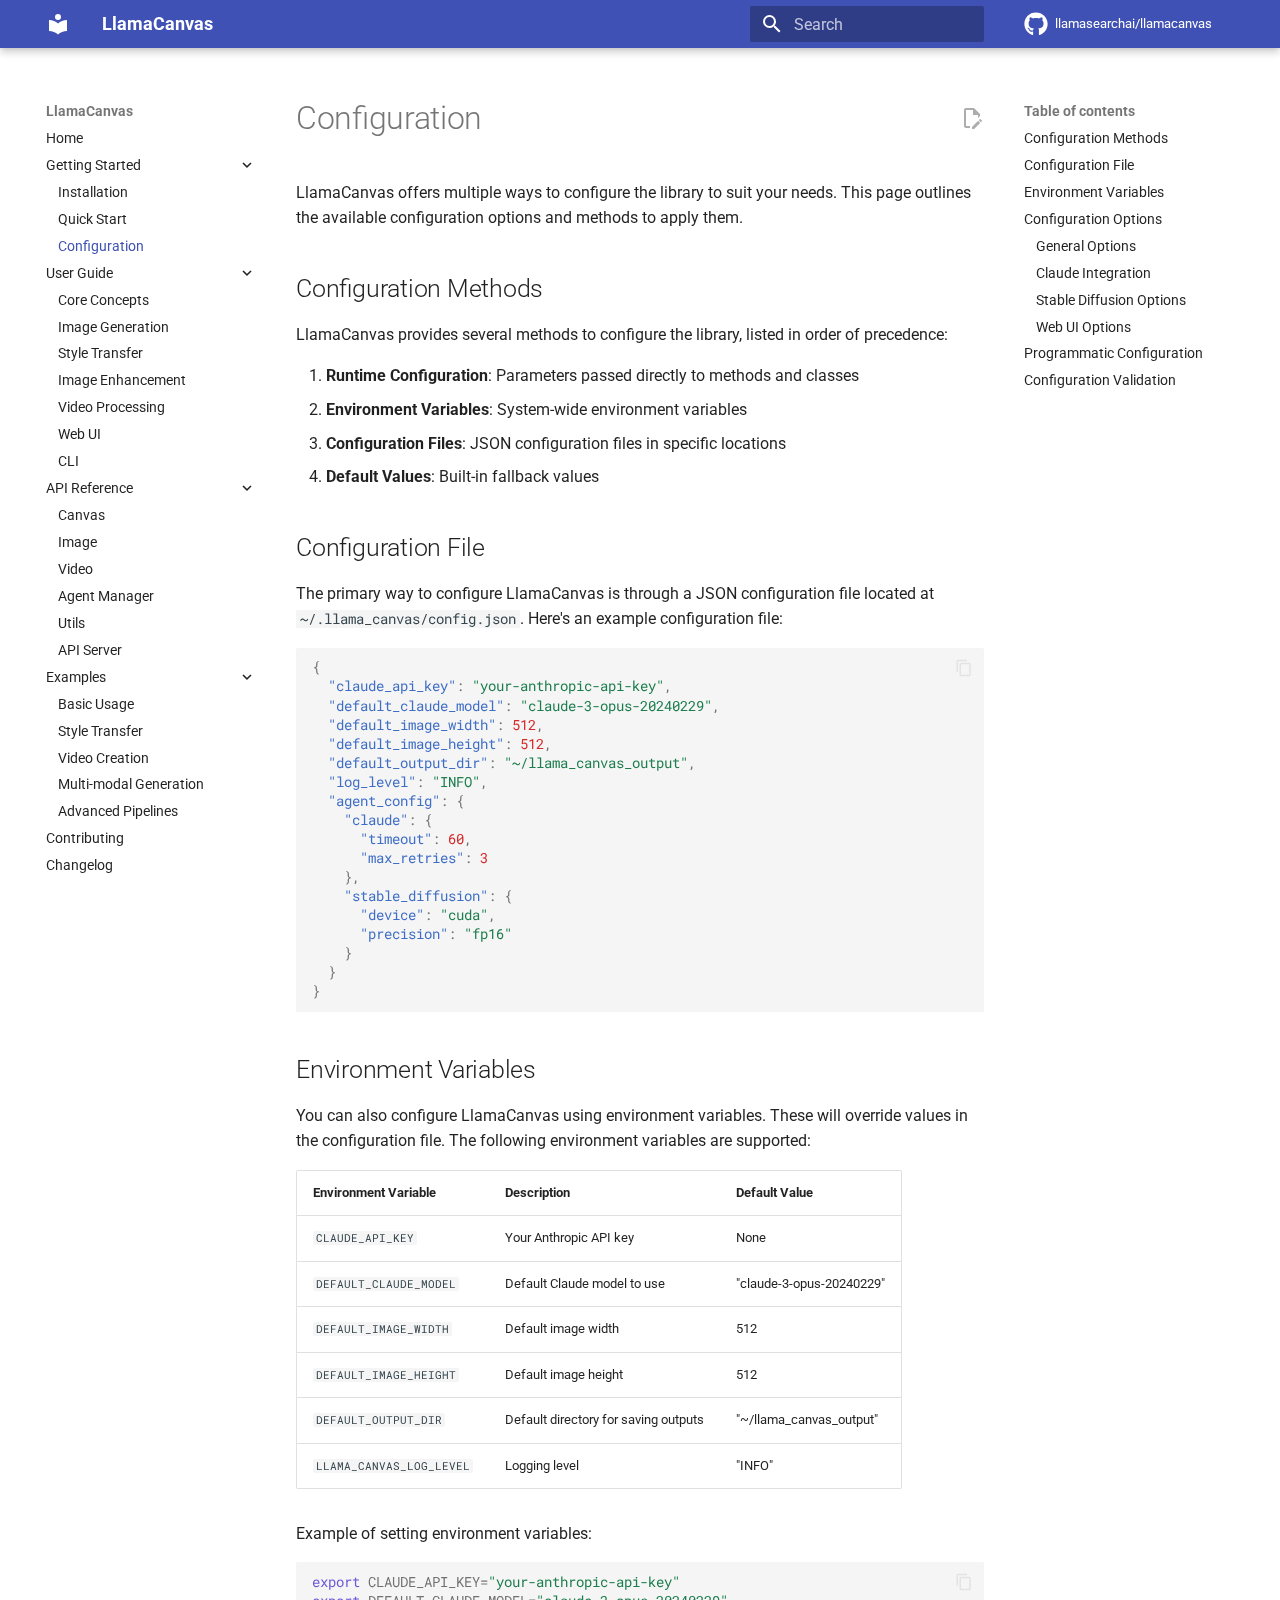
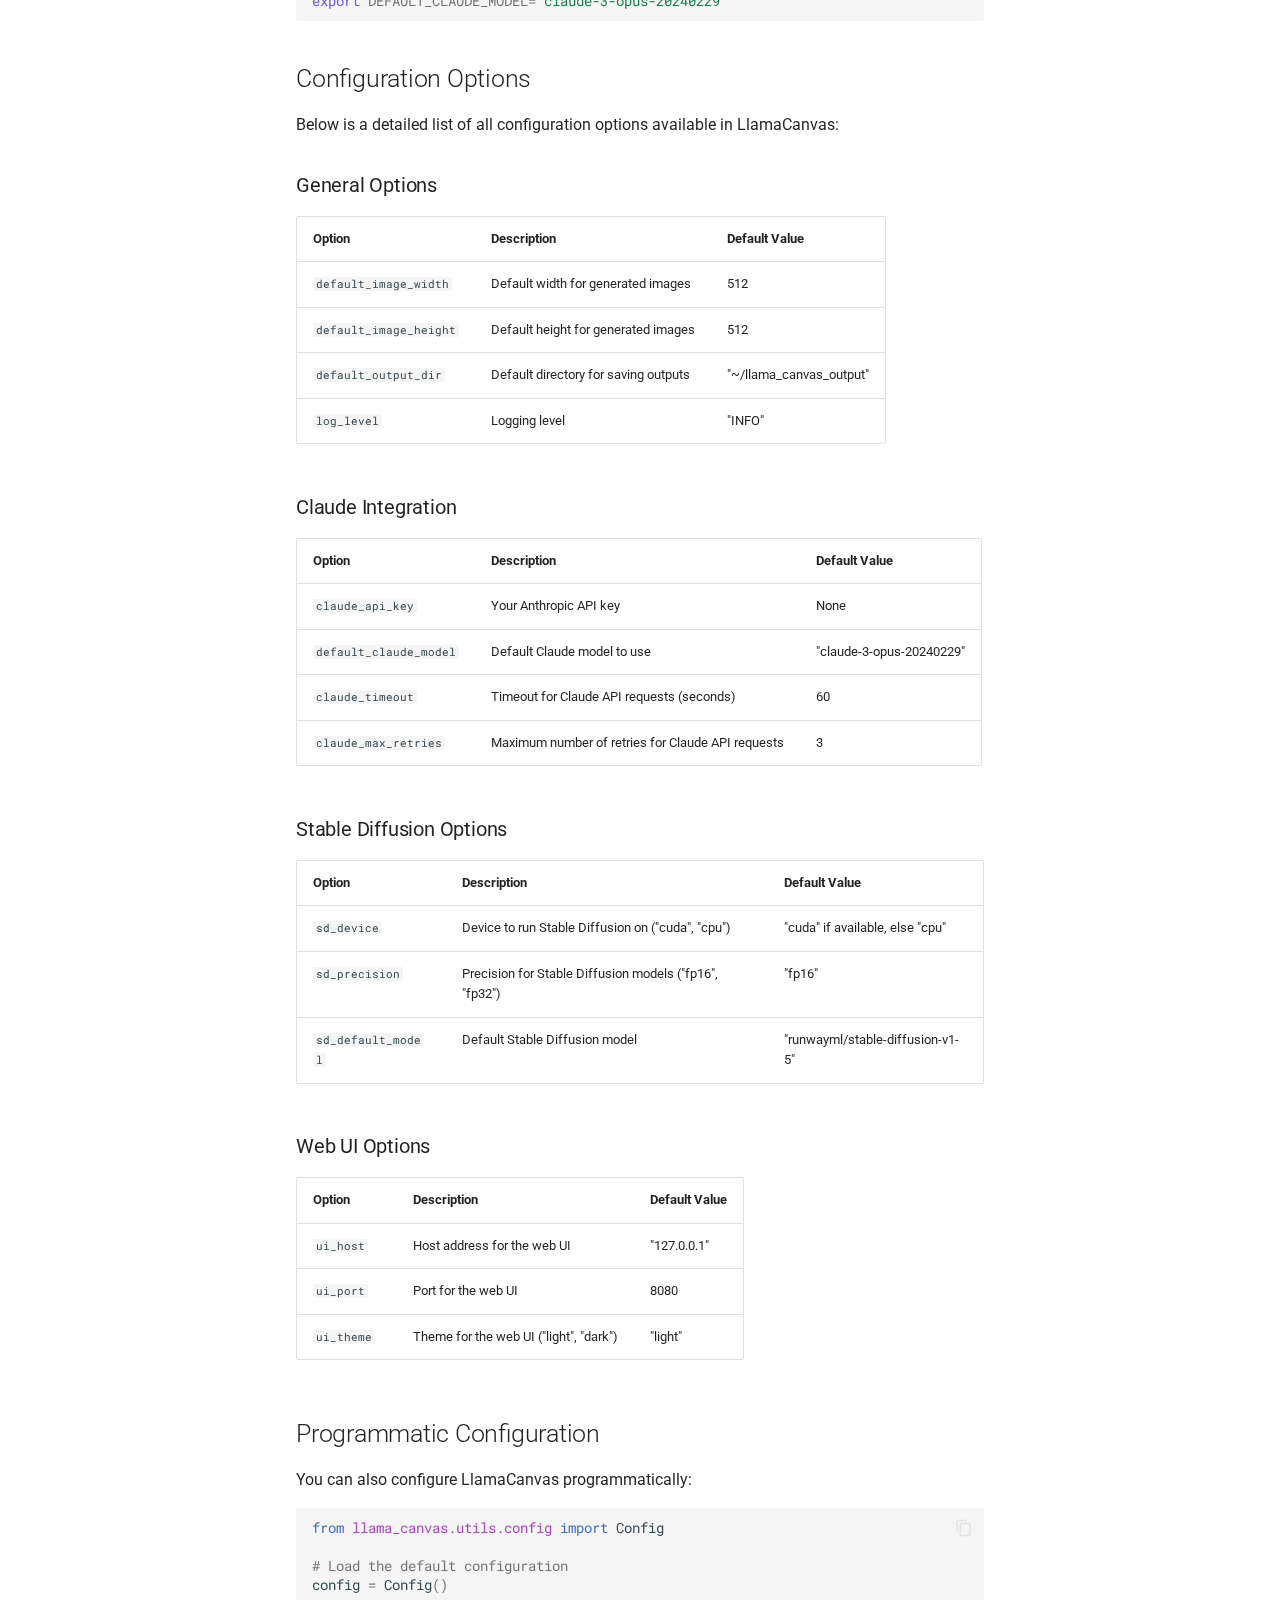
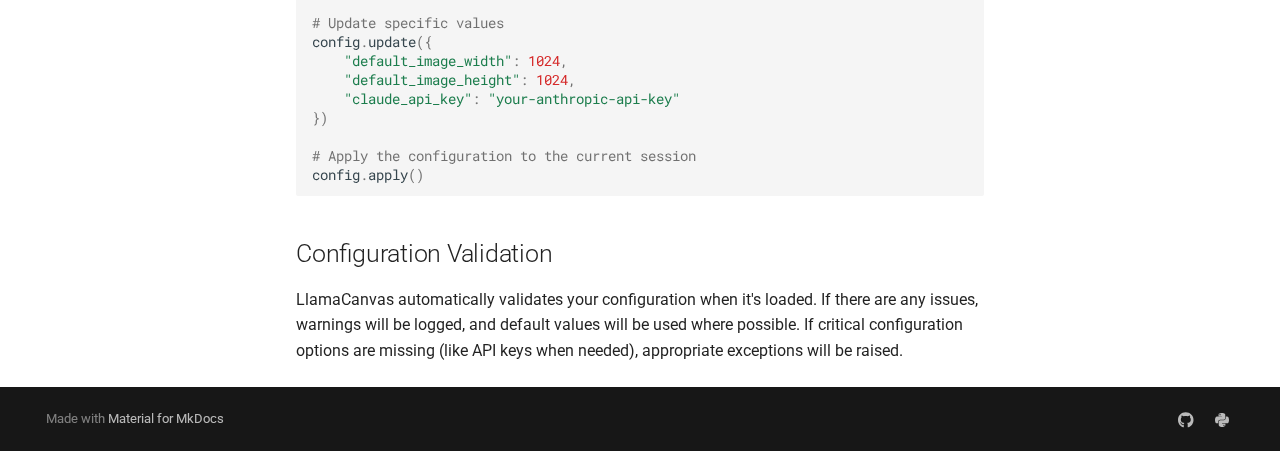
<file: user_guide/configuration/index.html>
<!doctype html>
<html lang="en" class="no-js">
  <head>
    
      <meta charset="utf-8">
      <meta name="viewport" content="width=device-width,initial-scale=1">
      
        <meta name="description" content="Advanced AI-driven multi-modal generation platform with Claude API integration">
      
      
      
        <link rel="canonical" href="https://llamacanvas.readthedocs.io/user_guide/configuration/">
      
      
        <link rel="prev" href="../quickstart/">
      
      
        <link rel="next" href="../core_concepts/">
      
      
      <link rel="icon" href="../../assets/images/favicon.png">
      <meta name="generator" content="mkdocs-1.6.1, mkdocs-material-9.6.9">
    
    
      
        <title>Configuration - LlamaCanvas</title>
      
    
    
      <link rel="stylesheet" href="../../assets/stylesheets/main.4af4bdda.min.css">
      
        
        <link rel="stylesheet" href="../../assets/stylesheets/palette.06af60db.min.css">
      
      


    
    
      
    
    
      
        
        
        <link rel="preconnect" href="https://fonts.gstatic.com" crossorigin>
        <link rel="stylesheet" href="https://fonts.googleapis.com/css?family=Roboto:300,300i,400,400i,700,700i%7CRoboto+Mono:400,400i,700,700i&display=fallback">
        <style>:root{--md-text-font:"Roboto";--md-code-font:"Roboto Mono"}</style>
      
    
    
      <link rel="stylesheet" href="../../assets/_mkdocstrings.css">
    
    <script>__md_scope=new URL("../..",location),__md_hash=e=>[...e].reduce(((e,_)=>(e<<5)-e+_.charCodeAt(0)),0),__md_get=(e,_=localStorage,t=__md_scope)=>JSON.parse(_.getItem(t.pathname+"."+e)),__md_set=(e,_,t=localStorage,a=__md_scope)=>{try{t.setItem(a.pathname+"."+e,JSON.stringify(_))}catch(e){}}</script>
    
      

    
    
    
  </head>
  
  
    
    
    
    
    
    <body dir="ltr" data-md-color-scheme="default" data-md-color-primary="indigo" data-md-color-accent="blue">
  
    
    <input class="md-toggle" data-md-toggle="drawer" type="checkbox" id="__drawer" autocomplete="off">
    <input class="md-toggle" data-md-toggle="search" type="checkbox" id="__search" autocomplete="off">
    <label class="md-overlay" for="__drawer"></label>
    <div data-md-component="skip">
      
        
        <a href="#configuration" class="md-skip">
          Skip to content
        </a>
      
    </div>
    <div data-md-component="announce">
      
    </div>
    
    
      

  

<header class="md-header md-header--shadow" data-md-component="header">
  <nav class="md-header__inner md-grid" aria-label="Header">
    <a href="../.." title="LlamaCanvas" class="md-header__button md-logo" aria-label="LlamaCanvas" data-md-component="logo">
      
  
  <svg xmlns="http://www.w3.org/2000/svg" viewBox="0 0 24 24"><path d="M12 8a3 3 0 0 0 3-3 3 3 0 0 0-3-3 3 3 0 0 0-3 3 3 3 0 0 0 3 3m0 3.54C9.64 9.35 6.5 8 3 8v11c3.5 0 6.64 1.35 9 3.54 2.36-2.19 5.5-3.54 9-3.54V8c-3.5 0-6.64 1.35-9 3.54"/></svg>

    </a>
    <label class="md-header__button md-icon" for="__drawer">
      
      <svg xmlns="http://www.w3.org/2000/svg" viewBox="0 0 24 24"><path d="M3 6h18v2H3zm0 5h18v2H3zm0 5h18v2H3z"/></svg>
    </label>
    <div class="md-header__title" data-md-component="header-title">
      <div class="md-header__ellipsis">
        <div class="md-header__topic">
          <span class="md-ellipsis">
            LlamaCanvas
          </span>
        </div>
        <div class="md-header__topic" data-md-component="header-topic">
          <span class="md-ellipsis">
            
              Configuration
            
          </span>
        </div>
      </div>
    </div>
    
      
    
    
    
    
      <label class="md-header__button md-icon" for="__search">
        
        <svg xmlns="http://www.w3.org/2000/svg" viewBox="0 0 24 24"><path d="M9.5 3A6.5 6.5 0 0 1 16 9.5c0 1.61-.59 3.09-1.56 4.23l.27.27h.79l5 5-1.5 1.5-5-5v-.79l-.27-.27A6.52 6.52 0 0 1 9.5 16 6.5 6.5 0 0 1 3 9.5 6.5 6.5 0 0 1 9.5 3m0 2C7 5 5 7 5 9.5S7 14 9.5 14 14 12 14 9.5 12 5 9.5 5"/></svg>
      </label>
      <div class="md-search" data-md-component="search" role="dialog">
  <label class="md-search__overlay" for="__search"></label>
  <div class="md-search__inner" role="search">
    <form class="md-search__form" name="search">
      <input type="text" class="md-search__input" name="query" aria-label="Search" placeholder="Search" autocapitalize="off" autocorrect="off" autocomplete="off" spellcheck="false" data-md-component="search-query" required>
      <label class="md-search__icon md-icon" for="__search">
        
        <svg xmlns="http://www.w3.org/2000/svg" viewBox="0 0 24 24"><path d="M9.5 3A6.5 6.5 0 0 1 16 9.5c0 1.61-.59 3.09-1.56 4.23l.27.27h.79l5 5-1.5 1.5-5-5v-.79l-.27-.27A6.52 6.52 0 0 1 9.5 16 6.5 6.5 0 0 1 3 9.5 6.5 6.5 0 0 1 9.5 3m0 2C7 5 5 7 5 9.5S7 14 9.5 14 14 12 14 9.5 12 5 9.5 5"/></svg>
        
        <svg xmlns="http://www.w3.org/2000/svg" viewBox="0 0 24 24"><path d="M20 11v2H8l5.5 5.5-1.42 1.42L4.16 12l7.92-7.92L13.5 5.5 8 11z"/></svg>
      </label>
      <nav class="md-search__options" aria-label="Search">
        
          <a href="javascript:void(0)" class="md-search__icon md-icon" title="Share" aria-label="Share" data-clipboard data-clipboard-text="" data-md-component="search-share" tabindex="-1">
            
            <svg xmlns="http://www.w3.org/2000/svg" viewBox="0 0 24 24"><path d="M18 16.08c-.76 0-1.44.3-1.96.77L8.91 12.7c.05-.23.09-.46.09-.7s-.04-.47-.09-.7l7.05-4.11c.54.5 1.25.81 2.04.81a3 3 0 0 0 3-3 3 3 0 0 0-3-3 3 3 0 0 0-3 3c0 .24.04.47.09.7L8.04 9.81C7.5 9.31 6.79 9 6 9a3 3 0 0 0-3 3 3 3 0 0 0 3 3c.79 0 1.5-.31 2.04-.81l7.12 4.15c-.05.21-.08.43-.08.66 0 1.61 1.31 2.91 2.92 2.91s2.92-1.3 2.92-2.91A2.92 2.92 0 0 0 18 16.08"/></svg>
          </a>
        
        <button type="reset" class="md-search__icon md-icon" title="Clear" aria-label="Clear" tabindex="-1">
          
          <svg xmlns="http://www.w3.org/2000/svg" viewBox="0 0 24 24"><path d="M19 6.41 17.59 5 12 10.59 6.41 5 5 6.41 10.59 12 5 17.59 6.41 19 12 13.41 17.59 19 19 17.59 13.41 12z"/></svg>
        </button>
      </nav>
      
    </form>
    <div class="md-search__output">
      <div class="md-search__scrollwrap" tabindex="0" data-md-scrollfix>
        <div class="md-search-result" data-md-component="search-result">
          <div class="md-search-result__meta">
            Initializing search
          </div>
          <ol class="md-search-result__list" role="presentation"></ol>
        </div>
      </div>
    </div>
  </div>
</div>
    
    
      <div class="md-header__source">
        <a href="https://github.com/llamasearchai/llamacanvas" title="Go to repository" class="md-source" data-md-component="source">
  <div class="md-source__icon md-icon">
    
    <svg xmlns="http://www.w3.org/2000/svg" viewBox="0 0 496 512"><!--! Font Awesome Free 6.7.2 by @fontawesome - https://fontawesome.com License - https://fontawesome.com/license/free (Icons: CC BY 4.0, Fonts: SIL OFL 1.1, Code: MIT License) Copyright 2024 Fonticons, Inc.--><path d="M165.9 397.4c0 2-2.3 3.6-5.2 3.6-3.3.3-5.6-1.3-5.6-3.6 0-2 2.3-3.6 5.2-3.6 3-.3 5.6 1.3 5.6 3.6m-31.1-4.5c-.7 2 1.3 4.3 4.3 4.9 2.6 1 5.6 0 6.2-2s-1.3-4.3-4.3-5.2c-2.6-.7-5.5.3-6.2 2.3m44.2-1.7c-2.9.7-4.9 2.6-4.6 4.9.3 2 2.9 3.3 5.9 2.6 2.9-.7 4.9-2.6 4.6-4.6-.3-1.9-3-3.2-5.9-2.9M244.8 8C106.1 8 0 113.3 0 252c0 110.9 69.8 205.8 169.5 239.2 12.8 2.3 17.3-5.6 17.3-12.1 0-6.2-.3-40.4-.3-61.4 0 0-70 15-84.7-29.8 0 0-11.4-29.1-27.8-36.6 0 0-22.9-15.7 1.6-15.4 0 0 24.9 2 38.6 25.8 21.9 38.6 58.6 27.5 72.9 20.9 2.3-16 8.8-27.1 16-33.7-55.9-6.2-112.3-14.3-112.3-110.5 0-27.5 7.6-41.3 23.6-58.9-2.6-6.5-11.1-33.3 2.6-67.9 20.9-6.5 69 27 69 27 20-5.6 41.5-8.5 62.8-8.5s42.8 2.9 62.8 8.5c0 0 48.1-33.6 69-27 13.7 34.7 5.2 61.4 2.6 67.9 16 17.7 25.8 31.5 25.8 58.9 0 96.5-58.9 104.2-114.8 110.5 9.2 7.9 17 22.9 17 46.4 0 33.7-.3 75.4-.3 83.6 0 6.5 4.6 14.4 17.3 12.1C428.2 457.8 496 362.9 496 252 496 113.3 383.5 8 244.8 8M97.2 352.9c-1.3 1-1 3.3.7 5.2 1.6 1.6 3.9 2.3 5.2 1 1.3-1 1-3.3-.7-5.2-1.6-1.6-3.9-2.3-5.2-1m-10.8-8.1c-.7 1.3.3 2.9 2.3 3.9 1.6 1 3.6.7 4.3-.7.7-1.3-.3-2.9-2.3-3.9-2-.6-3.6-.3-4.3.7m32.4 35.6c-1.6 1.3-1 4.3 1.3 6.2 2.3 2.3 5.2 2.6 6.5 1 1.3-1.3.7-4.3-1.3-6.2-2.2-2.3-5.2-2.6-6.5-1m-11.4-14.7c-1.6 1-1.6 3.6 0 5.9s4.3 3.3 5.6 2.3c1.6-1.3 1.6-3.9 0-6.2-1.4-2.3-4-3.3-5.6-2"/></svg>
  </div>
  <div class="md-source__repository">
    llamasearchai/llamacanvas
  </div>
</a>
      </div>
    
  </nav>
  
</header>
    
    <div class="md-container" data-md-component="container">
      
      
        
          
        
      
      <main class="md-main" data-md-component="main">
        <div class="md-main__inner md-grid">
          
            
              
              <div class="md-sidebar md-sidebar--primary" data-md-component="sidebar" data-md-type="navigation" >
                <div class="md-sidebar__scrollwrap">
                  <div class="md-sidebar__inner">
                    



<nav class="md-nav md-nav--primary" aria-label="Navigation" data-md-level="0">
  <label class="md-nav__title" for="__drawer">
    <a href="../.." title="LlamaCanvas" class="md-nav__button md-logo" aria-label="LlamaCanvas" data-md-component="logo">
      
  
  <svg xmlns="http://www.w3.org/2000/svg" viewBox="0 0 24 24"><path d="M12 8a3 3 0 0 0 3-3 3 3 0 0 0-3-3 3 3 0 0 0-3 3 3 3 0 0 0 3 3m0 3.54C9.64 9.35 6.5 8 3 8v11c3.5 0 6.64 1.35 9 3.54 2.36-2.19 5.5-3.54 9-3.54V8c-3.5 0-6.64 1.35-9 3.54"/></svg>

    </a>
    LlamaCanvas
  </label>
  
    <div class="md-nav__source">
      <a href="https://github.com/llamasearchai/llamacanvas" title="Go to repository" class="md-source" data-md-component="source">
  <div class="md-source__icon md-icon">
    
    <svg xmlns="http://www.w3.org/2000/svg" viewBox="0 0 496 512"><!--! Font Awesome Free 6.7.2 by @fontawesome - https://fontawesome.com License - https://fontawesome.com/license/free (Icons: CC BY 4.0, Fonts: SIL OFL 1.1, Code: MIT License) Copyright 2024 Fonticons, Inc.--><path d="M165.9 397.4c0 2-2.3 3.6-5.2 3.6-3.3.3-5.6-1.3-5.6-3.6 0-2 2.3-3.6 5.2-3.6 3-.3 5.6 1.3 5.6 3.6m-31.1-4.5c-.7 2 1.3 4.3 4.3 4.9 2.6 1 5.6 0 6.2-2s-1.3-4.3-4.3-5.2c-2.6-.7-5.5.3-6.2 2.3m44.2-1.7c-2.9.7-4.9 2.6-4.6 4.9.3 2 2.9 3.3 5.9 2.6 2.9-.7 4.9-2.6 4.6-4.6-.3-1.9-3-3.2-5.9-2.9M244.8 8C106.1 8 0 113.3 0 252c0 110.9 69.8 205.8 169.5 239.2 12.8 2.3 17.3-5.6 17.3-12.1 0-6.2-.3-40.4-.3-61.4 0 0-70 15-84.7-29.8 0 0-11.4-29.1-27.8-36.6 0 0-22.9-15.7 1.6-15.4 0 0 24.9 2 38.6 25.8 21.9 38.6 58.6 27.5 72.9 20.9 2.3-16 8.8-27.1 16-33.7-55.9-6.2-112.3-14.3-112.3-110.5 0-27.5 7.6-41.3 23.6-58.9-2.6-6.5-11.1-33.3 2.6-67.9 20.9-6.5 69 27 69 27 20-5.6 41.5-8.5 62.8-8.5s42.8 2.9 62.8 8.5c0 0 48.1-33.6 69-27 13.7 34.7 5.2 61.4 2.6 67.9 16 17.7 25.8 31.5 25.8 58.9 0 96.5-58.9 104.2-114.8 110.5 9.2 7.9 17 22.9 17 46.4 0 33.7-.3 75.4-.3 83.6 0 6.5 4.6 14.4 17.3 12.1C428.2 457.8 496 362.9 496 252 496 113.3 383.5 8 244.8 8M97.2 352.9c-1.3 1-1 3.3.7 5.2 1.6 1.6 3.9 2.3 5.2 1 1.3-1 1-3.3-.7-5.2-1.6-1.6-3.9-2.3-5.2-1m-10.8-8.1c-.7 1.3.3 2.9 2.3 3.9 1.6 1 3.6.7 4.3-.7.7-1.3-.3-2.9-2.3-3.9-2-.6-3.6-.3-4.3.7m32.4 35.6c-1.6 1.3-1 4.3 1.3 6.2 2.3 2.3 5.2 2.6 6.5 1 1.3-1.3.7-4.3-1.3-6.2-2.2-2.3-5.2-2.6-6.5-1m-11.4-14.7c-1.6 1-1.6 3.6 0 5.9s4.3 3.3 5.6 2.3c1.6-1.3 1.6-3.9 0-6.2-1.4-2.3-4-3.3-5.6-2"/></svg>
  </div>
  <div class="md-source__repository">
    llamasearchai/llamacanvas
  </div>
</a>
    </div>
  
  <ul class="md-nav__list" data-md-scrollfix>
    
      
      
  
  
  
  
    <li class="md-nav__item">
      <a href="../.." class="md-nav__link">
        
  
  <span class="md-ellipsis">
    Home
    
  </span>
  

      </a>
    </li>
  

    
      
      
  
  
    
  
  
  
    
    
      
        
      
        
      
        
      
    
    
    
    <li class="md-nav__item md-nav__item--active md-nav__item--nested">
      
        
        
        <input class="md-nav__toggle md-toggle " type="checkbox" id="__nav_2" checked>
        
          
          <label class="md-nav__link" for="__nav_2" id="__nav_2_label" tabindex="0">
            
  
  <span class="md-ellipsis">
    Getting Started
    
  </span>
  

            <span class="md-nav__icon md-icon"></span>
          </label>
        
        <nav class="md-nav" data-md-level="1" aria-labelledby="__nav_2_label" aria-expanded="true">
          <label class="md-nav__title" for="__nav_2">
            <span class="md-nav__icon md-icon"></span>
            Getting Started
          </label>
          <ul class="md-nav__list" data-md-scrollfix>
            
              
                
  
  
  
  
    <li class="md-nav__item">
      <a href="../installation/" class="md-nav__link">
        
  
  <span class="md-ellipsis">
    Installation
    
  </span>
  

      </a>
    </li>
  

              
            
              
                
  
  
  
  
    <li class="md-nav__item">
      <a href="../quickstart/" class="md-nav__link">
        
  
  <span class="md-ellipsis">
    Quick Start
    
  </span>
  

      </a>
    </li>
  

              
            
              
                
  
  
    
  
  
  
    <li class="md-nav__item md-nav__item--active">
      
      <input class="md-nav__toggle md-toggle" type="checkbox" id="__toc">
      
      
        
      
      
        <label class="md-nav__link md-nav__link--active" for="__toc">
          
  
  <span class="md-ellipsis">
    Configuration
    
  </span>
  

          <span class="md-nav__icon md-icon"></span>
        </label>
      
      <a href="./" class="md-nav__link md-nav__link--active">
        
  
  <span class="md-ellipsis">
    Configuration
    
  </span>
  

      </a>
      
        

<nav class="md-nav md-nav--secondary" aria-label="Table of contents">
  
  
  
    
  
  
    <label class="md-nav__title" for="__toc">
      <span class="md-nav__icon md-icon"></span>
      Table of contents
    </label>
    <ul class="md-nav__list" data-md-component="toc" data-md-scrollfix>
      
        <li class="md-nav__item">
  <a href="#configuration-methods" class="md-nav__link">
    <span class="md-ellipsis">
      Configuration Methods
    </span>
  </a>
  
</li>
      
        <li class="md-nav__item">
  <a href="#configuration-file" class="md-nav__link">
    <span class="md-ellipsis">
      Configuration File
    </span>
  </a>
  
</li>
      
        <li class="md-nav__item">
  <a href="#environment-variables" class="md-nav__link">
    <span class="md-ellipsis">
      Environment Variables
    </span>
  </a>
  
</li>
      
        <li class="md-nav__item">
  <a href="#configuration-options" class="md-nav__link">
    <span class="md-ellipsis">
      Configuration Options
    </span>
  </a>
  
    <nav class="md-nav" aria-label="Configuration Options">
      <ul class="md-nav__list">
        
          <li class="md-nav__item">
  <a href="#general-options" class="md-nav__link">
    <span class="md-ellipsis">
      General Options
    </span>
  </a>
  
</li>
        
          <li class="md-nav__item">
  <a href="#claude-integration" class="md-nav__link">
    <span class="md-ellipsis">
      Claude Integration
    </span>
  </a>
  
</li>
        
          <li class="md-nav__item">
  <a href="#stable-diffusion-options" class="md-nav__link">
    <span class="md-ellipsis">
      Stable Diffusion Options
    </span>
  </a>
  
</li>
        
          <li class="md-nav__item">
  <a href="#web-ui-options" class="md-nav__link">
    <span class="md-ellipsis">
      Web UI Options
    </span>
  </a>
  
</li>
        
      </ul>
    </nav>
  
</li>
      
        <li class="md-nav__item">
  <a href="#programmatic-configuration" class="md-nav__link">
    <span class="md-ellipsis">
      Programmatic Configuration
    </span>
  </a>
  
</li>
      
        <li class="md-nav__item">
  <a href="#configuration-validation" class="md-nav__link">
    <span class="md-ellipsis">
      Configuration Validation
    </span>
  </a>
  
</li>
      
    </ul>
  
</nav>
      
    </li>
  

              
            
          </ul>
        </nav>
      
    </li>
  

    
      
      
  
  
  
  
    
    
      
        
      
        
      
        
      
        
      
        
      
        
      
        
      
    
    
    
    <li class="md-nav__item md-nav__item--nested">
      
        
        
          
        
        <input class="md-nav__toggle md-toggle md-toggle--indeterminate" type="checkbox" id="__nav_3" >
        
          
          <label class="md-nav__link" for="__nav_3" id="__nav_3_label" tabindex="0">
            
  
  <span class="md-ellipsis">
    User Guide
    
  </span>
  

            <span class="md-nav__icon md-icon"></span>
          </label>
        
        <nav class="md-nav" data-md-level="1" aria-labelledby="__nav_3_label" aria-expanded="false">
          <label class="md-nav__title" for="__nav_3">
            <span class="md-nav__icon md-icon"></span>
            User Guide
          </label>
          <ul class="md-nav__list" data-md-scrollfix>
            
              
                
  
  
  
  
    <li class="md-nav__item">
      <a href="../core_concepts/" class="md-nav__link">
        
  
  <span class="md-ellipsis">
    Core Concepts
    
  </span>
  

      </a>
    </li>
  

              
            
              
                
  
  
  
  
    <li class="md-nav__item">
      <a href="../image_generation/" class="md-nav__link">
        
  
  <span class="md-ellipsis">
    Image Generation
    
  </span>
  

      </a>
    </li>
  

              
            
              
                
  
  
  
  
    <li class="md-nav__item">
      <a href="../style_transfer.md" class="md-nav__link">
        
  
  <span class="md-ellipsis">
    Style Transfer
    
  </span>
  

      </a>
    </li>
  

              
            
              
                
  
  
  
  
    <li class="md-nav__item">
      <a href="../image_enhancement.md" class="md-nav__link">
        
  
  <span class="md-ellipsis">
    Image Enhancement
    
  </span>
  

      </a>
    </li>
  

              
            
              
                
  
  
  
  
    <li class="md-nav__item">
      <a href="../video_processing.md" class="md-nav__link">
        
  
  <span class="md-ellipsis">
    Video Processing
    
  </span>
  

      </a>
    </li>
  

              
            
              
                
  
  
  
  
    <li class="md-nav__item">
      <a href="../web_ui.md" class="md-nav__link">
        
  
  <span class="md-ellipsis">
    Web UI
    
  </span>
  

      </a>
    </li>
  

              
            
              
                
  
  
  
  
    <li class="md-nav__item">
      <a href="../cli.md" class="md-nav__link">
        
  
  <span class="md-ellipsis">
    CLI
    
  </span>
  

      </a>
    </li>
  

              
            
          </ul>
        </nav>
      
    </li>
  

    
      
      
  
  
  
  
    
    
      
        
      
        
      
        
      
        
      
        
      
        
      
    
    
    
    <li class="md-nav__item md-nav__item--nested">
      
        
        
          
        
        <input class="md-nav__toggle md-toggle md-toggle--indeterminate" type="checkbox" id="__nav_4" >
        
          
          <label class="md-nav__link" for="__nav_4" id="__nav_4_label" tabindex="0">
            
  
  <span class="md-ellipsis">
    API Reference
    
  </span>
  

            <span class="md-nav__icon md-icon"></span>
          </label>
        
        <nav class="md-nav" data-md-level="1" aria-labelledby="__nav_4_label" aria-expanded="false">
          <label class="md-nav__title" for="__nav_4">
            <span class="md-nav__icon md-icon"></span>
            API Reference
          </label>
          <ul class="md-nav__list" data-md-scrollfix>
            
              
                
  
  
  
  
    <li class="md-nav__item">
      <a href="../../api_reference/canvas/" class="md-nav__link">
        
  
  <span class="md-ellipsis">
    Canvas
    
  </span>
  

      </a>
    </li>
  

              
            
              
                
  
  
  
  
    <li class="md-nav__item">
      <a href="../../api_reference/image/" class="md-nav__link">
        
  
  <span class="md-ellipsis">
    Image
    
  </span>
  

      </a>
    </li>
  

              
            
              
                
  
  
  
  
    <li class="md-nav__item">
      <a href="../../api_reference/video.md" class="md-nav__link">
        
  
  <span class="md-ellipsis">
    Video
    
  </span>
  

      </a>
    </li>
  

              
            
              
                
  
  
  
  
    <li class="md-nav__item">
      <a href="../../api_reference/agent_manager.md" class="md-nav__link">
        
  
  <span class="md-ellipsis">
    Agent Manager
    
  </span>
  

      </a>
    </li>
  

              
            
              
                
  
  
  
  
    <li class="md-nav__item">
      <a href="../../api_reference/utils.md" class="md-nav__link">
        
  
  <span class="md-ellipsis">
    Utils
    
  </span>
  

      </a>
    </li>
  

              
            
              
                
  
  
  
  
    <li class="md-nav__item">
      <a href="../../api_reference/api.md" class="md-nav__link">
        
  
  <span class="md-ellipsis">
    API Server
    
  </span>
  

      </a>
    </li>
  

              
            
          </ul>
        </nav>
      
    </li>
  

    
      
      
  
  
  
  
    
    
      
        
      
        
      
        
      
        
      
        
      
    
    
    
    <li class="md-nav__item md-nav__item--nested">
      
        
        
          
        
        <input class="md-nav__toggle md-toggle md-toggle--indeterminate" type="checkbox" id="__nav_5" >
        
          
          <label class="md-nav__link" for="__nav_5" id="__nav_5_label" tabindex="0">
            
  
  <span class="md-ellipsis">
    Examples
    
  </span>
  

            <span class="md-nav__icon md-icon"></span>
          </label>
        
        <nav class="md-nav" data-md-level="1" aria-labelledby="__nav_5_label" aria-expanded="false">
          <label class="md-nav__title" for="__nav_5">
            <span class="md-nav__icon md-icon"></span>
            Examples
          </label>
          <ul class="md-nav__list" data-md-scrollfix>
            
              
                
  
  
  
  
    <li class="md-nav__item">
      <a href="../../examples/basic_usage.md" class="md-nav__link">
        
  
  <span class="md-ellipsis">
    Basic Usage
    
  </span>
  

      </a>
    </li>
  

              
            
              
                
  
  
  
  
    <li class="md-nav__item">
      <a href="../../examples/style_transfer.md" class="md-nav__link">
        
  
  <span class="md-ellipsis">
    Style Transfer
    
  </span>
  

      </a>
    </li>
  

              
            
              
                
  
  
  
  
    <li class="md-nav__item">
      <a href="../../examples/video_creation.md" class="md-nav__link">
        
  
  <span class="md-ellipsis">
    Video Creation
    
  </span>
  

      </a>
    </li>
  

              
            
              
                
  
  
  
  
    <li class="md-nav__item">
      <a href="../../examples/multimodal_generation.md" class="md-nav__link">
        
  
  <span class="md-ellipsis">
    Multi-modal Generation
    
  </span>
  

      </a>
    </li>
  

              
            
              
                
  
  
  
  
    <li class="md-nav__item">
      <a href="../../examples/advanced_pipelines.md" class="md-nav__link">
        
  
  <span class="md-ellipsis">
    Advanced Pipelines
    
  </span>
  

      </a>
    </li>
  

              
            
          </ul>
        </nav>
      
    </li>
  

    
      
      
  
  
  
  
    <li class="md-nav__item">
      <a href="../../contributing.md" class="md-nav__link">
        
  
  <span class="md-ellipsis">
    Contributing
    
  </span>
  

      </a>
    </li>
  

    
      
      
  
  
  
  
    <li class="md-nav__item">
      <a href="../../changelog.md" class="md-nav__link">
        
  
  <span class="md-ellipsis">
    Changelog
    
  </span>
  

      </a>
    </li>
  

    
  </ul>
</nav>
                  </div>
                </div>
              </div>
            
            
              
              <div class="md-sidebar md-sidebar--secondary" data-md-component="sidebar" data-md-type="toc" >
                <div class="md-sidebar__scrollwrap">
                  <div class="md-sidebar__inner">
                    

<nav class="md-nav md-nav--secondary" aria-label="Table of contents">
  
  
  
    
  
  
    <label class="md-nav__title" for="__toc">
      <span class="md-nav__icon md-icon"></span>
      Table of contents
    </label>
    <ul class="md-nav__list" data-md-component="toc" data-md-scrollfix>
      
        <li class="md-nav__item">
  <a href="#configuration-methods" class="md-nav__link">
    <span class="md-ellipsis">
      Configuration Methods
    </span>
  </a>
  
</li>
      
        <li class="md-nav__item">
  <a href="#configuration-file" class="md-nav__link">
    <span class="md-ellipsis">
      Configuration File
    </span>
  </a>
  
</li>
      
        <li class="md-nav__item">
  <a href="#environment-variables" class="md-nav__link">
    <span class="md-ellipsis">
      Environment Variables
    </span>
  </a>
  
</li>
      
        <li class="md-nav__item">
  <a href="#configuration-options" class="md-nav__link">
    <span class="md-ellipsis">
      Configuration Options
    </span>
  </a>
  
    <nav class="md-nav" aria-label="Configuration Options">
      <ul class="md-nav__list">
        
          <li class="md-nav__item">
  <a href="#general-options" class="md-nav__link">
    <span class="md-ellipsis">
      General Options
    </span>
  </a>
  
</li>
        
          <li class="md-nav__item">
  <a href="#claude-integration" class="md-nav__link">
    <span class="md-ellipsis">
      Claude Integration
    </span>
  </a>
  
</li>
        
          <li class="md-nav__item">
  <a href="#stable-diffusion-options" class="md-nav__link">
    <span class="md-ellipsis">
      Stable Diffusion Options
    </span>
  </a>
  
</li>
        
          <li class="md-nav__item">
  <a href="#web-ui-options" class="md-nav__link">
    <span class="md-ellipsis">
      Web UI Options
    </span>
  </a>
  
</li>
        
      </ul>
    </nav>
  
</li>
      
        <li class="md-nav__item">
  <a href="#programmatic-configuration" class="md-nav__link">
    <span class="md-ellipsis">
      Programmatic Configuration
    </span>
  </a>
  
</li>
      
        <li class="md-nav__item">
  <a href="#configuration-validation" class="md-nav__link">
    <span class="md-ellipsis">
      Configuration Validation
    </span>
  </a>
  
</li>
      
    </ul>
  
</nav>
                  </div>
                </div>
              </div>
            
          
          
            <div class="md-content" data-md-component="content">
              <article class="md-content__inner md-typeset">
                
                  


  
    <a href="https://github.com/llamasearchai/llamacanvas/edit/main/docs/user_guide/configuration.md" title="Edit this page" class="md-content__button md-icon">
      
      <svg xmlns="http://www.w3.org/2000/svg" viewBox="0 0 24 24"><path d="M10 20H6V4h7v5h5v3.1l2-2V8l-6-6H6c-1.1 0-2 .9-2 2v16c0 1.1.9 2 2 2h4zm10.2-7c.1 0 .3.1.4.2l1.3 1.3c.2.2.2.6 0 .8l-1 1-2.1-2.1 1-1c.1-.1.2-.2.4-.2m0 3.9L14.1 23H12v-2.1l6.1-6.1z"/></svg>
    </a>
  
  


<h1 id="configuration">Configuration<a class="headerlink" href="#configuration" title="Permanent link">&para;</a></h1>
<p>LlamaCanvas offers multiple ways to configure the library to suit your needs. This page outlines the available configuration options and methods to apply them.</p>
<h2 id="configuration-methods">Configuration Methods<a class="headerlink" href="#configuration-methods" title="Permanent link">&para;</a></h2>
<p>LlamaCanvas provides several methods to configure the library, listed in order of precedence:</p>
<ol>
<li><strong>Runtime Configuration</strong>: Parameters passed directly to methods and classes</li>
<li><strong>Environment Variables</strong>: System-wide environment variables</li>
<li><strong>Configuration Files</strong>: JSON configuration files in specific locations</li>
<li><strong>Default Values</strong>: Built-in fallback values</li>
</ol>
<h2 id="configuration-file">Configuration File<a class="headerlink" href="#configuration-file" title="Permanent link">&para;</a></h2>
<p>The primary way to configure LlamaCanvas is through a JSON configuration file located at <code>~/.llama_canvas/config.json</code>. Here's an example configuration file:</p>
<div class="language-json highlight"><pre><span></span><code><span id="__span-0-1"><a id="__codelineno-0-1" name="__codelineno-0-1" href="#__codelineno-0-1"></a><span class="p">{</span>
</span><span id="__span-0-2"><a id="__codelineno-0-2" name="__codelineno-0-2" href="#__codelineno-0-2"></a><span class="w">  </span><span class="nt">&quot;claude_api_key&quot;</span><span class="p">:</span><span class="w"> </span><span class="s2">&quot;your-anthropic-api-key&quot;</span><span class="p">,</span>
</span><span id="__span-0-3"><a id="__codelineno-0-3" name="__codelineno-0-3" href="#__codelineno-0-3"></a><span class="w">  </span><span class="nt">&quot;default_claude_model&quot;</span><span class="p">:</span><span class="w"> </span><span class="s2">&quot;claude-3-opus-20240229&quot;</span><span class="p">,</span>
</span><span id="__span-0-4"><a id="__codelineno-0-4" name="__codelineno-0-4" href="#__codelineno-0-4"></a><span class="w">  </span><span class="nt">&quot;default_image_width&quot;</span><span class="p">:</span><span class="w"> </span><span class="mi">512</span><span class="p">,</span>
</span><span id="__span-0-5"><a id="__codelineno-0-5" name="__codelineno-0-5" href="#__codelineno-0-5"></a><span class="w">  </span><span class="nt">&quot;default_image_height&quot;</span><span class="p">:</span><span class="w"> </span><span class="mi">512</span><span class="p">,</span>
</span><span id="__span-0-6"><a id="__codelineno-0-6" name="__codelineno-0-6" href="#__codelineno-0-6"></a><span class="w">  </span><span class="nt">&quot;default_output_dir&quot;</span><span class="p">:</span><span class="w"> </span><span class="s2">&quot;~/llama_canvas_output&quot;</span><span class="p">,</span>
</span><span id="__span-0-7"><a id="__codelineno-0-7" name="__codelineno-0-7" href="#__codelineno-0-7"></a><span class="w">  </span><span class="nt">&quot;log_level&quot;</span><span class="p">:</span><span class="w"> </span><span class="s2">&quot;INFO&quot;</span><span class="p">,</span>
</span><span id="__span-0-8"><a id="__codelineno-0-8" name="__codelineno-0-8" href="#__codelineno-0-8"></a><span class="w">  </span><span class="nt">&quot;agent_config&quot;</span><span class="p">:</span><span class="w"> </span><span class="p">{</span>
</span><span id="__span-0-9"><a id="__codelineno-0-9" name="__codelineno-0-9" href="#__codelineno-0-9"></a><span class="w">    </span><span class="nt">&quot;claude&quot;</span><span class="p">:</span><span class="w"> </span><span class="p">{</span>
</span><span id="__span-0-10"><a id="__codelineno-0-10" name="__codelineno-0-10" href="#__codelineno-0-10"></a><span class="w">      </span><span class="nt">&quot;timeout&quot;</span><span class="p">:</span><span class="w"> </span><span class="mi">60</span><span class="p">,</span>
</span><span id="__span-0-11"><a id="__codelineno-0-11" name="__codelineno-0-11" href="#__codelineno-0-11"></a><span class="w">      </span><span class="nt">&quot;max_retries&quot;</span><span class="p">:</span><span class="w"> </span><span class="mi">3</span>
</span><span id="__span-0-12"><a id="__codelineno-0-12" name="__codelineno-0-12" href="#__codelineno-0-12"></a><span class="w">    </span><span class="p">},</span>
</span><span id="__span-0-13"><a id="__codelineno-0-13" name="__codelineno-0-13" href="#__codelineno-0-13"></a><span class="w">    </span><span class="nt">&quot;stable_diffusion&quot;</span><span class="p">:</span><span class="w"> </span><span class="p">{</span>
</span><span id="__span-0-14"><a id="__codelineno-0-14" name="__codelineno-0-14" href="#__codelineno-0-14"></a><span class="w">      </span><span class="nt">&quot;device&quot;</span><span class="p">:</span><span class="w"> </span><span class="s2">&quot;cuda&quot;</span><span class="p">,</span>
</span><span id="__span-0-15"><a id="__codelineno-0-15" name="__codelineno-0-15" href="#__codelineno-0-15"></a><span class="w">      </span><span class="nt">&quot;precision&quot;</span><span class="p">:</span><span class="w"> </span><span class="s2">&quot;fp16&quot;</span>
</span><span id="__span-0-16"><a id="__codelineno-0-16" name="__codelineno-0-16" href="#__codelineno-0-16"></a><span class="w">    </span><span class="p">}</span>
</span><span id="__span-0-17"><a id="__codelineno-0-17" name="__codelineno-0-17" href="#__codelineno-0-17"></a><span class="w">  </span><span class="p">}</span>
</span><span id="__span-0-18"><a id="__codelineno-0-18" name="__codelineno-0-18" href="#__codelineno-0-18"></a><span class="p">}</span>
</span></code></pre></div>
<h2 id="environment-variables">Environment Variables<a class="headerlink" href="#environment-variables" title="Permanent link">&para;</a></h2>
<p>You can also configure LlamaCanvas using environment variables. These will override values in the configuration file. The following environment variables are supported:</p>
<table>
<thead>
<tr>
<th>Environment Variable</th>
<th>Description</th>
<th>Default Value</th>
</tr>
</thead>
<tbody>
<tr>
<td><code>CLAUDE_API_KEY</code></td>
<td>Your Anthropic API key</td>
<td>None</td>
</tr>
<tr>
<td><code>DEFAULT_CLAUDE_MODEL</code></td>
<td>Default Claude model to use</td>
<td>"claude-3-opus-20240229"</td>
</tr>
<tr>
<td><code>DEFAULT_IMAGE_WIDTH</code></td>
<td>Default image width</td>
<td>512</td>
</tr>
<tr>
<td><code>DEFAULT_IMAGE_HEIGHT</code></td>
<td>Default image height</td>
<td>512</td>
</tr>
<tr>
<td><code>DEFAULT_OUTPUT_DIR</code></td>
<td>Default directory for saving outputs</td>
<td>"~/llama_canvas_output"</td>
</tr>
<tr>
<td><code>LLAMA_CANVAS_LOG_LEVEL</code></td>
<td>Logging level</td>
<td>"INFO"</td>
</tr>
</tbody>
</table>
<p>Example of setting environment variables:</p>
<div class="language-bash highlight"><pre><span></span><code><span id="__span-1-1"><a id="__codelineno-1-1" name="__codelineno-1-1" href="#__codelineno-1-1"></a><span class="nb">export</span><span class="w"> </span><span class="nv">CLAUDE_API_KEY</span><span class="o">=</span><span class="s2">&quot;your-anthropic-api-key&quot;</span>
</span><span id="__span-1-2"><a id="__codelineno-1-2" name="__codelineno-1-2" href="#__codelineno-1-2"></a><span class="nb">export</span><span class="w"> </span><span class="nv">DEFAULT_CLAUDE_MODEL</span><span class="o">=</span><span class="s2">&quot;claude-3-opus-20240229&quot;</span>
</span></code></pre></div>
<h2 id="configuration-options">Configuration Options<a class="headerlink" href="#configuration-options" title="Permanent link">&para;</a></h2>
<p>Below is a detailed list of all configuration options available in LlamaCanvas:</p>
<h3 id="general-options">General Options<a class="headerlink" href="#general-options" title="Permanent link">&para;</a></h3>
<table>
<thead>
<tr>
<th>Option</th>
<th>Description</th>
<th>Default Value</th>
</tr>
</thead>
<tbody>
<tr>
<td><code>default_image_width</code></td>
<td>Default width for generated images</td>
<td>512</td>
</tr>
<tr>
<td><code>default_image_height</code></td>
<td>Default height for generated images</td>
<td>512</td>
</tr>
<tr>
<td><code>default_output_dir</code></td>
<td>Default directory for saving outputs</td>
<td>"~/llama_canvas_output"</td>
</tr>
<tr>
<td><code>log_level</code></td>
<td>Logging level</td>
<td>"INFO"</td>
</tr>
</tbody>
</table>
<h3 id="claude-integration">Claude Integration<a class="headerlink" href="#claude-integration" title="Permanent link">&para;</a></h3>
<table>
<thead>
<tr>
<th>Option</th>
<th>Description</th>
<th>Default Value</th>
</tr>
</thead>
<tbody>
<tr>
<td><code>claude_api_key</code></td>
<td>Your Anthropic API key</td>
<td>None</td>
</tr>
<tr>
<td><code>default_claude_model</code></td>
<td>Default Claude model to use</td>
<td>"claude-3-opus-20240229"</td>
</tr>
<tr>
<td><code>claude_timeout</code></td>
<td>Timeout for Claude API requests (seconds)</td>
<td>60</td>
</tr>
<tr>
<td><code>claude_max_retries</code></td>
<td>Maximum number of retries for Claude API requests</td>
<td>3</td>
</tr>
</tbody>
</table>
<h3 id="stable-diffusion-options">Stable Diffusion Options<a class="headerlink" href="#stable-diffusion-options" title="Permanent link">&para;</a></h3>
<table>
<thead>
<tr>
<th>Option</th>
<th>Description</th>
<th>Default Value</th>
</tr>
</thead>
<tbody>
<tr>
<td><code>sd_device</code></td>
<td>Device to run Stable Diffusion on ("cuda", "cpu")</td>
<td>"cuda" if available, else "cpu"</td>
</tr>
<tr>
<td><code>sd_precision</code></td>
<td>Precision for Stable Diffusion models ("fp16", "fp32")</td>
<td>"fp16"</td>
</tr>
<tr>
<td><code>sd_default_model</code></td>
<td>Default Stable Diffusion model</td>
<td>"runwayml/stable-diffusion-v1-5"</td>
</tr>
</tbody>
</table>
<h3 id="web-ui-options">Web UI Options<a class="headerlink" href="#web-ui-options" title="Permanent link">&para;</a></h3>
<table>
<thead>
<tr>
<th>Option</th>
<th>Description</th>
<th>Default Value</th>
</tr>
</thead>
<tbody>
<tr>
<td><code>ui_host</code></td>
<td>Host address for the web UI</td>
<td>"127.0.0.1"</td>
</tr>
<tr>
<td><code>ui_port</code></td>
<td>Port for the web UI</td>
<td>8080</td>
</tr>
<tr>
<td><code>ui_theme</code></td>
<td>Theme for the web UI ("light", "dark")</td>
<td>"light"</td>
</tr>
</tbody>
</table>
<h2 id="programmatic-configuration">Programmatic Configuration<a class="headerlink" href="#programmatic-configuration" title="Permanent link">&para;</a></h2>
<p>You can also configure LlamaCanvas programmatically:</p>
<div class="language-python highlight"><pre><span></span><code><span id="__span-2-1"><a id="__codelineno-2-1" name="__codelineno-2-1" href="#__codelineno-2-1"></a><span class="kn">from</span><span class="w"> </span><span class="nn">llama_canvas.utils.config</span><span class="w"> </span><span class="kn">import</span> <span class="n">Config</span>
</span><span id="__span-2-2"><a id="__codelineno-2-2" name="__codelineno-2-2" href="#__codelineno-2-2"></a>
</span><span id="__span-2-3"><a id="__codelineno-2-3" name="__codelineno-2-3" href="#__codelineno-2-3"></a><span class="c1"># Load the default configuration</span>
</span><span id="__span-2-4"><a id="__codelineno-2-4" name="__codelineno-2-4" href="#__codelineno-2-4"></a><span class="n">config</span> <span class="o">=</span> <span class="n">Config</span><span class="p">()</span>
</span><span id="__span-2-5"><a id="__codelineno-2-5" name="__codelineno-2-5" href="#__codelineno-2-5"></a>
</span><span id="__span-2-6"><a id="__codelineno-2-6" name="__codelineno-2-6" href="#__codelineno-2-6"></a><span class="c1"># Update specific values</span>
</span><span id="__span-2-7"><a id="__codelineno-2-7" name="__codelineno-2-7" href="#__codelineno-2-7"></a><span class="n">config</span><span class="o">.</span><span class="n">update</span><span class="p">({</span>
</span><span id="__span-2-8"><a id="__codelineno-2-8" name="__codelineno-2-8" href="#__codelineno-2-8"></a>    <span class="s2">&quot;default_image_width&quot;</span><span class="p">:</span> <span class="mi">1024</span><span class="p">,</span>
</span><span id="__span-2-9"><a id="__codelineno-2-9" name="__codelineno-2-9" href="#__codelineno-2-9"></a>    <span class="s2">&quot;default_image_height&quot;</span><span class="p">:</span> <span class="mi">1024</span><span class="p">,</span>
</span><span id="__span-2-10"><a id="__codelineno-2-10" name="__codelineno-2-10" href="#__codelineno-2-10"></a>    <span class="s2">&quot;claude_api_key&quot;</span><span class="p">:</span> <span class="s2">&quot;your-anthropic-api-key&quot;</span>
</span><span id="__span-2-11"><a id="__codelineno-2-11" name="__codelineno-2-11" href="#__codelineno-2-11"></a><span class="p">})</span>
</span><span id="__span-2-12"><a id="__codelineno-2-12" name="__codelineno-2-12" href="#__codelineno-2-12"></a>
</span><span id="__span-2-13"><a id="__codelineno-2-13" name="__codelineno-2-13" href="#__codelineno-2-13"></a><span class="c1"># Apply the configuration to the current session</span>
</span><span id="__span-2-14"><a id="__codelineno-2-14" name="__codelineno-2-14" href="#__codelineno-2-14"></a><span class="n">config</span><span class="o">.</span><span class="n">apply</span><span class="p">()</span>
</span></code></pre></div>
<h2 id="configuration-validation">Configuration Validation<a class="headerlink" href="#configuration-validation" title="Permanent link">&para;</a></h2>
<p>LlamaCanvas automatically validates your configuration when it's loaded. If there are any issues, warnings will be logged, and default values will be used where possible. If critical configuration options are missing (like API keys when needed), appropriate exceptions will be raised. </p>












                
              </article>
            </div>
          
          
<script>var target=document.getElementById(location.hash.slice(1));target&&target.name&&(target.checked=target.name.startsWith("__tabbed_"))</script>
        </div>
        
          <button type="button" class="md-top md-icon" data-md-component="top" hidden>
  
  <svg xmlns="http://www.w3.org/2000/svg" viewBox="0 0 24 24"><path d="M13 20h-2V8l-5.5 5.5-1.42-1.42L12 4.16l7.92 7.92-1.42 1.42L13 8z"/></svg>
  Back to top
</button>
        
      </main>
      
        <footer class="md-footer">
  
  <div class="md-footer-meta md-typeset">
    <div class="md-footer-meta__inner md-grid">
      <div class="md-copyright">
  
  
    Made with
    <a href="https://squidfunk.github.io/mkdocs-material/" target="_blank" rel="noopener">
      Material for MkDocs
    </a>
  
</div>
      
        <div class="md-social">
  
    
    
    
    
      
      
    
    <a href="https://github.com/llamasearchai" target="_blank" rel="noopener" title="github.com" class="md-social__link">
      <svg xmlns="http://www.w3.org/2000/svg" viewBox="0 0 496 512"><!--! Font Awesome Free 6.7.2 by @fontawesome - https://fontawesome.com License - https://fontawesome.com/license/free (Icons: CC BY 4.0, Fonts: SIL OFL 1.1, Code: MIT License) Copyright 2024 Fonticons, Inc.--><path d="M165.9 397.4c0 2-2.3 3.6-5.2 3.6-3.3.3-5.6-1.3-5.6-3.6 0-2 2.3-3.6 5.2-3.6 3-.3 5.6 1.3 5.6 3.6m-31.1-4.5c-.7 2 1.3 4.3 4.3 4.9 2.6 1 5.6 0 6.2-2s-1.3-4.3-4.3-5.2c-2.6-.7-5.5.3-6.2 2.3m44.2-1.7c-2.9.7-4.9 2.6-4.6 4.9.3 2 2.9 3.3 5.9 2.6 2.9-.7 4.9-2.6 4.6-4.6-.3-1.9-3-3.2-5.9-2.9M244.8 8C106.1 8 0 113.3 0 252c0 110.9 69.8 205.8 169.5 239.2 12.8 2.3 17.3-5.6 17.3-12.1 0-6.2-.3-40.4-.3-61.4 0 0-70 15-84.7-29.8 0 0-11.4-29.1-27.8-36.6 0 0-22.9-15.7 1.6-15.4 0 0 24.9 2 38.6 25.8 21.9 38.6 58.6 27.5 72.9 20.9 2.3-16 8.8-27.1 16-33.7-55.9-6.2-112.3-14.3-112.3-110.5 0-27.5 7.6-41.3 23.6-58.9-2.6-6.5-11.1-33.3 2.6-67.9 20.9-6.5 69 27 69 27 20-5.6 41.5-8.5 62.8-8.5s42.8 2.9 62.8 8.5c0 0 48.1-33.6 69-27 13.7 34.7 5.2 61.4 2.6 67.9 16 17.7 25.8 31.5 25.8 58.9 0 96.5-58.9 104.2-114.8 110.5 9.2 7.9 17 22.9 17 46.4 0 33.7-.3 75.4-.3 83.6 0 6.5 4.6 14.4 17.3 12.1C428.2 457.8 496 362.9 496 252 496 113.3 383.5 8 244.8 8M97.2 352.9c-1.3 1-1 3.3.7 5.2 1.6 1.6 3.9 2.3 5.2 1 1.3-1 1-3.3-.7-5.2-1.6-1.6-3.9-2.3-5.2-1m-10.8-8.1c-.7 1.3.3 2.9 2.3 3.9 1.6 1 3.6.7 4.3-.7.7-1.3-.3-2.9-2.3-3.9-2-.6-3.6-.3-4.3.7m32.4 35.6c-1.6 1.3-1 4.3 1.3 6.2 2.3 2.3 5.2 2.6 6.5 1 1.3-1.3.7-4.3-1.3-6.2-2.2-2.3-5.2-2.6-6.5-1m-11.4-14.7c-1.6 1-1.6 3.6 0 5.9s4.3 3.3 5.6 2.3c1.6-1.3 1.6-3.9 0-6.2-1.4-2.3-4-3.3-5.6-2"/></svg>
    </a>
  
    
    
    
    
      
      
    
    <a href="https://pypi.org/project/llama-canvas/" target="_blank" rel="noopener" title="pypi.org" class="md-social__link">
      <svg xmlns="http://www.w3.org/2000/svg" viewBox="0 0 448 512"><!--! Font Awesome Free 6.7.2 by @fontawesome - https://fontawesome.com License - https://fontawesome.com/license/free (Icons: CC BY 4.0, Fonts: SIL OFL 1.1, Code: MIT License) Copyright 2024 Fonticons, Inc.--><path d="M439.8 200.5c-7.7-30.9-22.3-54.2-53.4-54.2h-40.1v47.4c0 36.8-31.2 67.8-66.8 67.8H172.7c-29.2 0-53.4 25-53.4 54.3v101.8c0 29 25.2 46 53.4 54.3 33.8 9.9 66.3 11.7 106.8 0 26.9-7.8 53.4-23.5 53.4-54.3v-40.7H226.2v-13.6h160.2c31.1 0 42.6-21.7 53.4-54.2 11.2-33.5 10.7-65.7 0-108.6M286.2 404c11.1 0 20.1 9.1 20.1 20.3 0 11.3-9 20.4-20.1 20.4-11 0-20.1-9.2-20.1-20.4.1-11.3 9.1-20.3 20.1-20.3M167.8 248.1h106.8c29.7 0 53.4-24.5 53.4-54.3V91.9c0-29-24.4-50.7-53.4-55.6-35.8-5.9-74.7-5.6-106.8.1-45.2 8-53.4 24.7-53.4 55.6v40.7h106.9v13.6h-147c-31.1 0-58.3 18.7-66.8 54.2-9.8 40.7-10.2 66.1 0 108.6 7.6 31.6 25.7 54.2 56.8 54.2H101v-48.8c0-35.3 30.5-66.4 66.8-66.4m-6.7-142.6c-11.1 0-20.1-9.1-20.1-20.3.1-11.3 9-20.4 20.1-20.4 11 0 20.1 9.2 20.1 20.4s-9 20.3-20.1 20.3"/></svg>
    </a>
  
</div>
      
    </div>
  </div>
</footer>
      
    </div>
    <div class="md-dialog" data-md-component="dialog">
      <div class="md-dialog__inner md-typeset"></div>
    </div>
    
    
    <script id="__config" type="application/json">{"base": "../..", "features": ["navigation.instant", "navigation.tracking", "navigation.expand", "navigation.indexes", "navigation.top", "search.highlight", "search.share", "content.code.copy", "content.action.edit", "toc.follow"], "search": "../../assets/javascripts/workers/search.f8cc74c7.min.js", "translations": {"clipboard.copied": "Copied to clipboard", "clipboard.copy": "Copy to clipboard", "search.result.more.one": "1 more on this page", "search.result.more.other": "# more on this page", "search.result.none": "No matching documents", "search.result.one": "1 matching document", "search.result.other": "# matching documents", "search.result.placeholder": "Type to start searching", "search.result.term.missing": "Missing", "select.version": "Select version"}}</script>
    
    
      <script src="../../assets/javascripts/bundle.c8b220af.min.js"></script>
      
    
  </body>
</html>
</file>
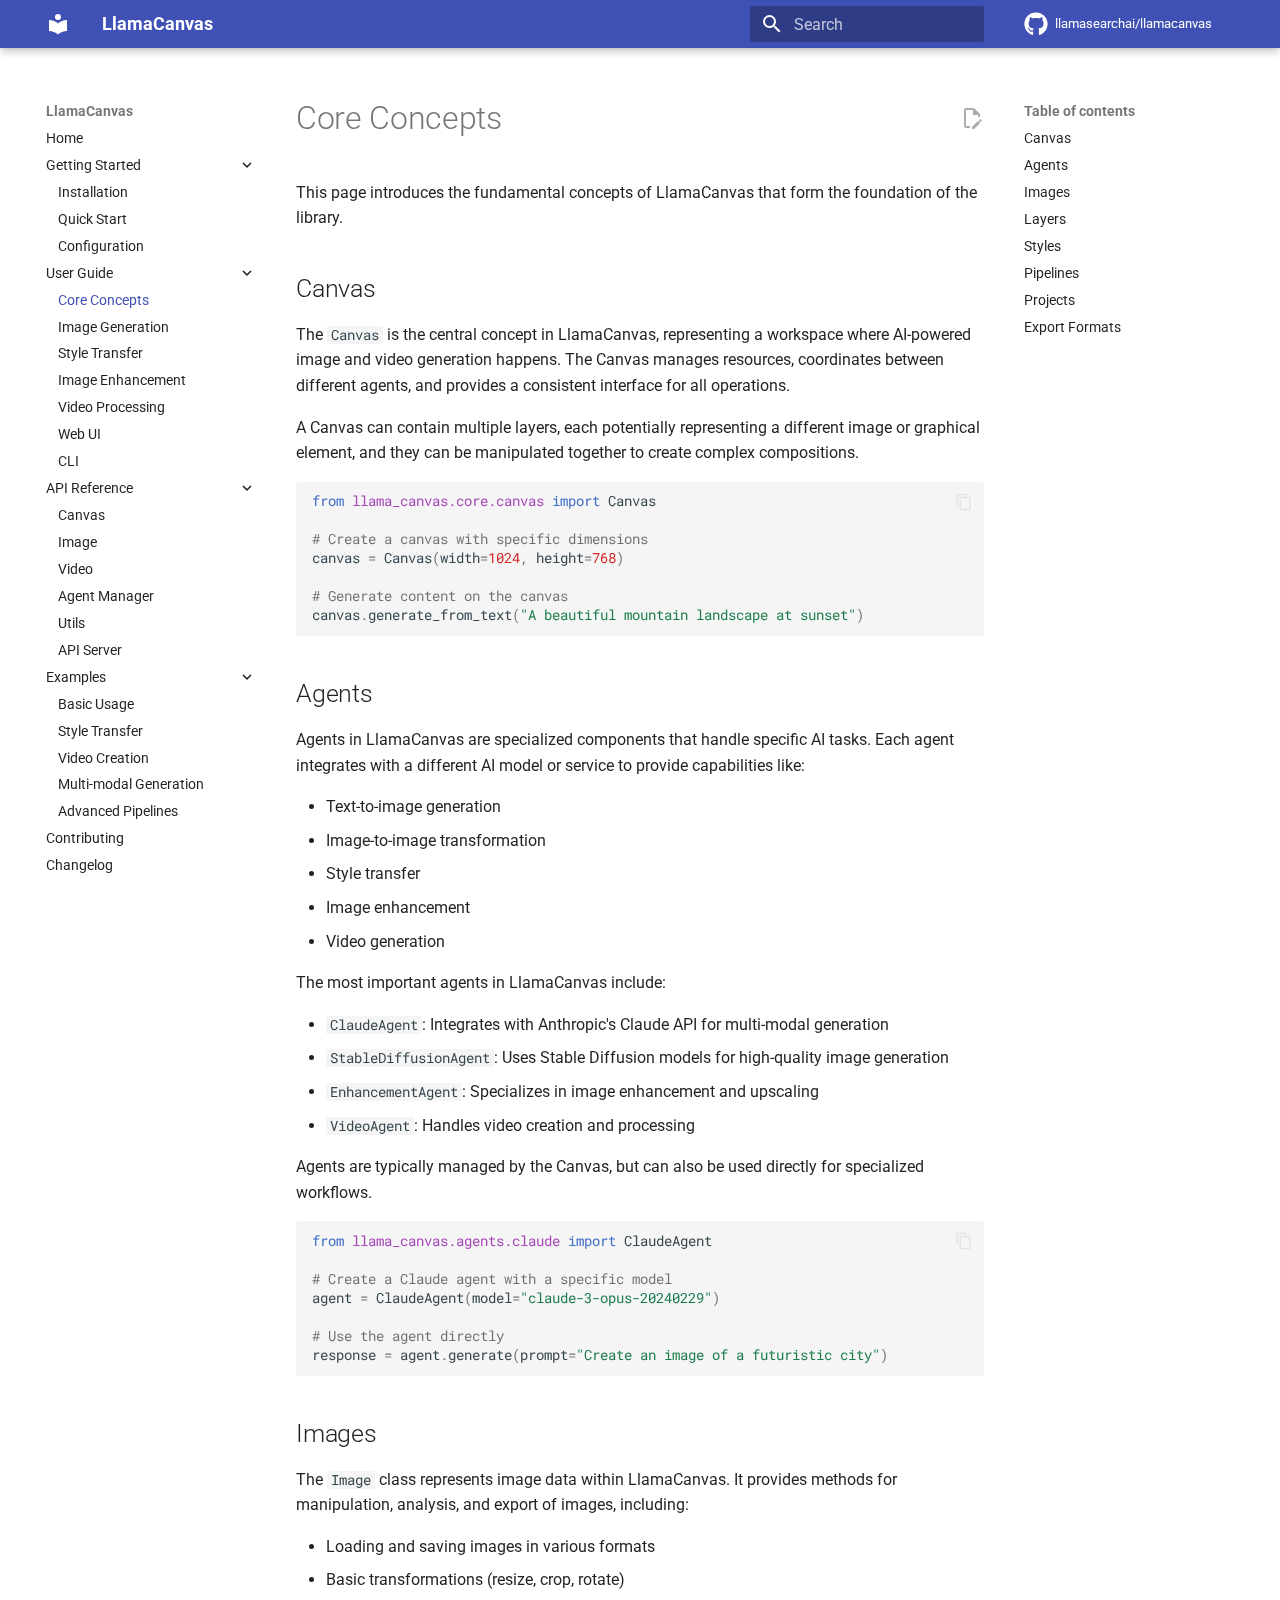
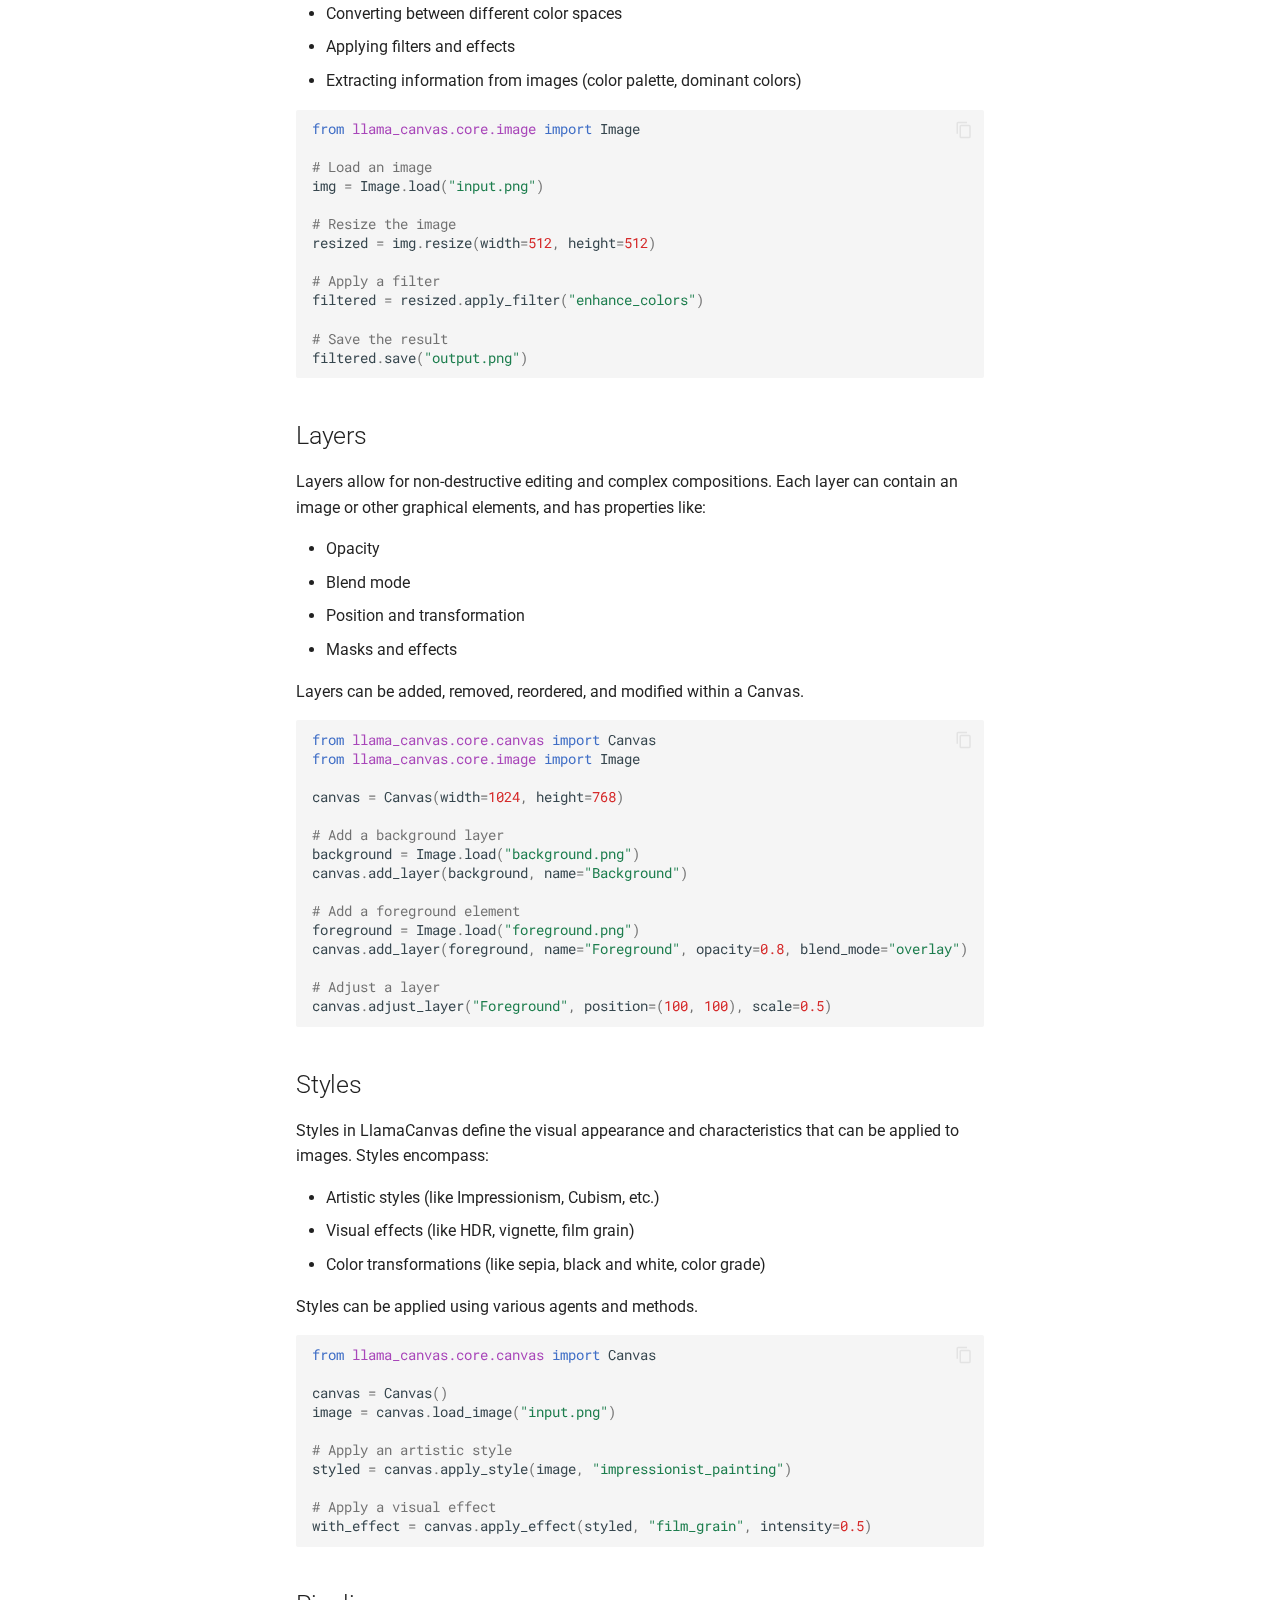
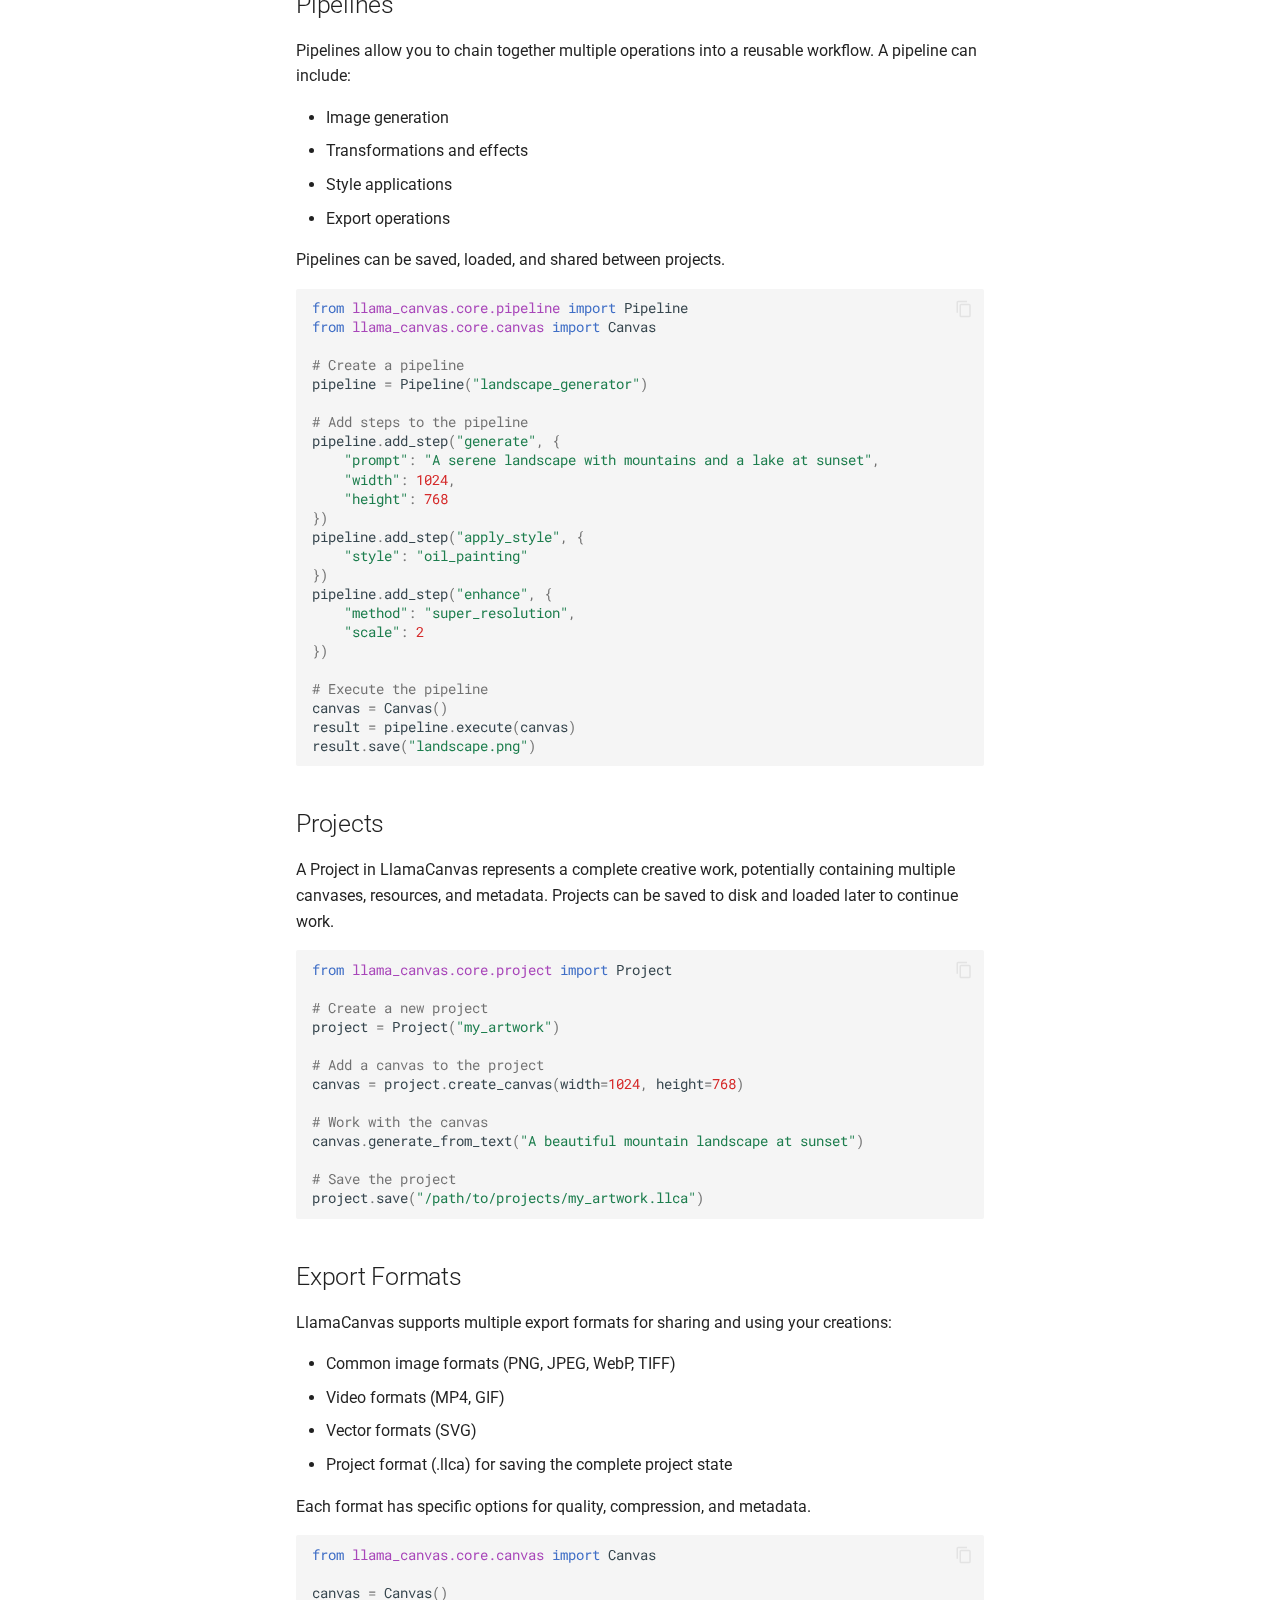
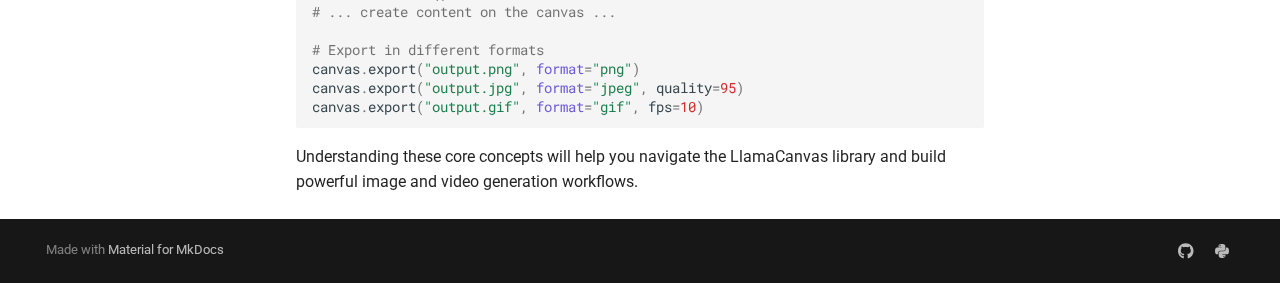
<file: user_guide/core_concepts/index.html>
<!doctype html>
<html lang="en" class="no-js">
  <head>
    
      <meta charset="utf-8">
      <meta name="viewport" content="width=device-width,initial-scale=1">
      
        <meta name="description" content="Advanced AI-driven multi-modal generation platform with Claude API integration">
      
      
      
        <link rel="canonical" href="https://llamacanvas.readthedocs.io/user_guide/core_concepts/">
      
      
        <link rel="prev" href="../configuration/">
      
      
        <link rel="next" href="../image_generation/">
      
      
      <link rel="icon" href="../../assets/images/favicon.png">
      <meta name="generator" content="mkdocs-1.6.1, mkdocs-material-9.6.9">
    
    
      
        <title>Core Concepts - LlamaCanvas</title>
      
    
    
      <link rel="stylesheet" href="../../assets/stylesheets/main.4af4bdda.min.css">
      
        
        <link rel="stylesheet" href="../../assets/stylesheets/palette.06af60db.min.css">
      
      


    
    
      
    
    
      
        
        
        <link rel="preconnect" href="https://fonts.gstatic.com" crossorigin>
        <link rel="stylesheet" href="https://fonts.googleapis.com/css?family=Roboto:300,300i,400,400i,700,700i%7CRoboto+Mono:400,400i,700,700i&display=fallback">
        <style>:root{--md-text-font:"Roboto";--md-code-font:"Roboto Mono"}</style>
      
    
    
      <link rel="stylesheet" href="../../assets/_mkdocstrings.css">
    
    <script>__md_scope=new URL("../..",location),__md_hash=e=>[...e].reduce(((e,_)=>(e<<5)-e+_.charCodeAt(0)),0),__md_get=(e,_=localStorage,t=__md_scope)=>JSON.parse(_.getItem(t.pathname+"."+e)),__md_set=(e,_,t=localStorage,a=__md_scope)=>{try{t.setItem(a.pathname+"."+e,JSON.stringify(_))}catch(e){}}</script>
    
      

    
    
    
  </head>
  
  
    
    
    
    
    
    <body dir="ltr" data-md-color-scheme="default" data-md-color-primary="indigo" data-md-color-accent="blue">
  
    
    <input class="md-toggle" data-md-toggle="drawer" type="checkbox" id="__drawer" autocomplete="off">
    <input class="md-toggle" data-md-toggle="search" type="checkbox" id="__search" autocomplete="off">
    <label class="md-overlay" for="__drawer"></label>
    <div data-md-component="skip">
      
        
        <a href="#core-concepts" class="md-skip">
          Skip to content
        </a>
      
    </div>
    <div data-md-component="announce">
      
    </div>
    
    
      

  

<header class="md-header md-header--shadow" data-md-component="header">
  <nav class="md-header__inner md-grid" aria-label="Header">
    <a href="../.." title="LlamaCanvas" class="md-header__button md-logo" aria-label="LlamaCanvas" data-md-component="logo">
      
  
  <svg xmlns="http://www.w3.org/2000/svg" viewBox="0 0 24 24"><path d="M12 8a3 3 0 0 0 3-3 3 3 0 0 0-3-3 3 3 0 0 0-3 3 3 3 0 0 0 3 3m0 3.54C9.64 9.35 6.5 8 3 8v11c3.5 0 6.64 1.35 9 3.54 2.36-2.19 5.5-3.54 9-3.54V8c-3.5 0-6.64 1.35-9 3.54"/></svg>

    </a>
    <label class="md-header__button md-icon" for="__drawer">
      
      <svg xmlns="http://www.w3.org/2000/svg" viewBox="0 0 24 24"><path d="M3 6h18v2H3zm0 5h18v2H3zm0 5h18v2H3z"/></svg>
    </label>
    <div class="md-header__title" data-md-component="header-title">
      <div class="md-header__ellipsis">
        <div class="md-header__topic">
          <span class="md-ellipsis">
            LlamaCanvas
          </span>
        </div>
        <div class="md-header__topic" data-md-component="header-topic">
          <span class="md-ellipsis">
            
              Core Concepts
            
          </span>
        </div>
      </div>
    </div>
    
      
    
    
    
    
      <label class="md-header__button md-icon" for="__search">
        
        <svg xmlns="http://www.w3.org/2000/svg" viewBox="0 0 24 24"><path d="M9.5 3A6.5 6.5 0 0 1 16 9.5c0 1.61-.59 3.09-1.56 4.23l.27.27h.79l5 5-1.5 1.5-5-5v-.79l-.27-.27A6.52 6.52 0 0 1 9.5 16 6.5 6.5 0 0 1 3 9.5 6.5 6.5 0 0 1 9.5 3m0 2C7 5 5 7 5 9.5S7 14 9.5 14 14 12 14 9.5 12 5 9.5 5"/></svg>
      </label>
      <div class="md-search" data-md-component="search" role="dialog">
  <label class="md-search__overlay" for="__search"></label>
  <div class="md-search__inner" role="search">
    <form class="md-search__form" name="search">
      <input type="text" class="md-search__input" name="query" aria-label="Search" placeholder="Search" autocapitalize="off" autocorrect="off" autocomplete="off" spellcheck="false" data-md-component="search-query" required>
      <label class="md-search__icon md-icon" for="__search">
        
        <svg xmlns="http://www.w3.org/2000/svg" viewBox="0 0 24 24"><path d="M9.5 3A6.5 6.5 0 0 1 16 9.5c0 1.61-.59 3.09-1.56 4.23l.27.27h.79l5 5-1.5 1.5-5-5v-.79l-.27-.27A6.52 6.52 0 0 1 9.5 16 6.5 6.5 0 0 1 3 9.5 6.5 6.5 0 0 1 9.5 3m0 2C7 5 5 7 5 9.5S7 14 9.5 14 14 12 14 9.5 12 5 9.5 5"/></svg>
        
        <svg xmlns="http://www.w3.org/2000/svg" viewBox="0 0 24 24"><path d="M20 11v2H8l5.5 5.5-1.42 1.42L4.16 12l7.92-7.92L13.5 5.5 8 11z"/></svg>
      </label>
      <nav class="md-search__options" aria-label="Search">
        
          <a href="javascript:void(0)" class="md-search__icon md-icon" title="Share" aria-label="Share" data-clipboard data-clipboard-text="" data-md-component="search-share" tabindex="-1">
            
            <svg xmlns="http://www.w3.org/2000/svg" viewBox="0 0 24 24"><path d="M18 16.08c-.76 0-1.44.3-1.96.77L8.91 12.7c.05-.23.09-.46.09-.7s-.04-.47-.09-.7l7.05-4.11c.54.5 1.25.81 2.04.81a3 3 0 0 0 3-3 3 3 0 0 0-3-3 3 3 0 0 0-3 3c0 .24.04.47.09.7L8.04 9.81C7.5 9.31 6.79 9 6 9a3 3 0 0 0-3 3 3 3 0 0 0 3 3c.79 0 1.5-.31 2.04-.81l7.12 4.15c-.05.21-.08.43-.08.66 0 1.61 1.31 2.91 2.92 2.91s2.92-1.3 2.92-2.91A2.92 2.92 0 0 0 18 16.08"/></svg>
          </a>
        
        <button type="reset" class="md-search__icon md-icon" title="Clear" aria-label="Clear" tabindex="-1">
          
          <svg xmlns="http://www.w3.org/2000/svg" viewBox="0 0 24 24"><path d="M19 6.41 17.59 5 12 10.59 6.41 5 5 6.41 10.59 12 5 17.59 6.41 19 12 13.41 17.59 19 19 17.59 13.41 12z"/></svg>
        </button>
      </nav>
      
    </form>
    <div class="md-search__output">
      <div class="md-search__scrollwrap" tabindex="0" data-md-scrollfix>
        <div class="md-search-result" data-md-component="search-result">
          <div class="md-search-result__meta">
            Initializing search
          </div>
          <ol class="md-search-result__list" role="presentation"></ol>
        </div>
      </div>
    </div>
  </div>
</div>
    
    
      <div class="md-header__source">
        <a href="https://github.com/llamasearchai/llamacanvas" title="Go to repository" class="md-source" data-md-component="source">
  <div class="md-source__icon md-icon">
    
    <svg xmlns="http://www.w3.org/2000/svg" viewBox="0 0 496 512"><!--! Font Awesome Free 6.7.2 by @fontawesome - https://fontawesome.com License - https://fontawesome.com/license/free (Icons: CC BY 4.0, Fonts: SIL OFL 1.1, Code: MIT License) Copyright 2024 Fonticons, Inc.--><path d="M165.9 397.4c0 2-2.3 3.6-5.2 3.6-3.3.3-5.6-1.3-5.6-3.6 0-2 2.3-3.6 5.2-3.6 3-.3 5.6 1.3 5.6 3.6m-31.1-4.5c-.7 2 1.3 4.3 4.3 4.9 2.6 1 5.6 0 6.2-2s-1.3-4.3-4.3-5.2c-2.6-.7-5.5.3-6.2 2.3m44.2-1.7c-2.9.7-4.9 2.6-4.6 4.9.3 2 2.9 3.3 5.9 2.6 2.9-.7 4.9-2.6 4.6-4.6-.3-1.9-3-3.2-5.9-2.9M244.8 8C106.1 8 0 113.3 0 252c0 110.9 69.8 205.8 169.5 239.2 12.8 2.3 17.3-5.6 17.3-12.1 0-6.2-.3-40.4-.3-61.4 0 0-70 15-84.7-29.8 0 0-11.4-29.1-27.8-36.6 0 0-22.9-15.7 1.6-15.4 0 0 24.9 2 38.6 25.8 21.9 38.6 58.6 27.5 72.9 20.9 2.3-16 8.8-27.1 16-33.7-55.9-6.2-112.3-14.3-112.3-110.5 0-27.5 7.6-41.3 23.6-58.9-2.6-6.5-11.1-33.3 2.6-67.9 20.9-6.5 69 27 69 27 20-5.6 41.5-8.5 62.8-8.5s42.8 2.9 62.8 8.5c0 0 48.1-33.6 69-27 13.7 34.7 5.2 61.4 2.6 67.9 16 17.7 25.8 31.5 25.8 58.9 0 96.5-58.9 104.2-114.8 110.5 9.2 7.9 17 22.9 17 46.4 0 33.7-.3 75.4-.3 83.6 0 6.5 4.6 14.4 17.3 12.1C428.2 457.8 496 362.9 496 252 496 113.3 383.5 8 244.8 8M97.2 352.9c-1.3 1-1 3.3.7 5.2 1.6 1.6 3.9 2.3 5.2 1 1.3-1 1-3.3-.7-5.2-1.6-1.6-3.9-2.3-5.2-1m-10.8-8.1c-.7 1.3.3 2.9 2.3 3.9 1.6 1 3.6.7 4.3-.7.7-1.3-.3-2.9-2.3-3.9-2-.6-3.6-.3-4.3.7m32.4 35.6c-1.6 1.3-1 4.3 1.3 6.2 2.3 2.3 5.2 2.6 6.5 1 1.3-1.3.7-4.3-1.3-6.2-2.2-2.3-5.2-2.6-6.5-1m-11.4-14.7c-1.6 1-1.6 3.6 0 5.9s4.3 3.3 5.6 2.3c1.6-1.3 1.6-3.9 0-6.2-1.4-2.3-4-3.3-5.6-2"/></svg>
  </div>
  <div class="md-source__repository">
    llamasearchai/llamacanvas
  </div>
</a>
      </div>
    
  </nav>
  
</header>
    
    <div class="md-container" data-md-component="container">
      
      
        
          
        
      
      <main class="md-main" data-md-component="main">
        <div class="md-main__inner md-grid">
          
            
              
              <div class="md-sidebar md-sidebar--primary" data-md-component="sidebar" data-md-type="navigation" >
                <div class="md-sidebar__scrollwrap">
                  <div class="md-sidebar__inner">
                    



<nav class="md-nav md-nav--primary" aria-label="Navigation" data-md-level="0">
  <label class="md-nav__title" for="__drawer">
    <a href="../.." title="LlamaCanvas" class="md-nav__button md-logo" aria-label="LlamaCanvas" data-md-component="logo">
      
  
  <svg xmlns="http://www.w3.org/2000/svg" viewBox="0 0 24 24"><path d="M12 8a3 3 0 0 0 3-3 3 3 0 0 0-3-3 3 3 0 0 0-3 3 3 3 0 0 0 3 3m0 3.54C9.64 9.35 6.5 8 3 8v11c3.5 0 6.64 1.35 9 3.54 2.36-2.19 5.5-3.54 9-3.54V8c-3.5 0-6.64 1.35-9 3.54"/></svg>

    </a>
    LlamaCanvas
  </label>
  
    <div class="md-nav__source">
      <a href="https://github.com/llamasearchai/llamacanvas" title="Go to repository" class="md-source" data-md-component="source">
  <div class="md-source__icon md-icon">
    
    <svg xmlns="http://www.w3.org/2000/svg" viewBox="0 0 496 512"><!--! Font Awesome Free 6.7.2 by @fontawesome - https://fontawesome.com License - https://fontawesome.com/license/free (Icons: CC BY 4.0, Fonts: SIL OFL 1.1, Code: MIT License) Copyright 2024 Fonticons, Inc.--><path d="M165.9 397.4c0 2-2.3 3.6-5.2 3.6-3.3.3-5.6-1.3-5.6-3.6 0-2 2.3-3.6 5.2-3.6 3-.3 5.6 1.3 5.6 3.6m-31.1-4.5c-.7 2 1.3 4.3 4.3 4.9 2.6 1 5.6 0 6.2-2s-1.3-4.3-4.3-5.2c-2.6-.7-5.5.3-6.2 2.3m44.2-1.7c-2.9.7-4.9 2.6-4.6 4.9.3 2 2.9 3.3 5.9 2.6 2.9-.7 4.9-2.6 4.6-4.6-.3-1.9-3-3.2-5.9-2.9M244.8 8C106.1 8 0 113.3 0 252c0 110.9 69.8 205.8 169.5 239.2 12.8 2.3 17.3-5.6 17.3-12.1 0-6.2-.3-40.4-.3-61.4 0 0-70 15-84.7-29.8 0 0-11.4-29.1-27.8-36.6 0 0-22.9-15.7 1.6-15.4 0 0 24.9 2 38.6 25.8 21.9 38.6 58.6 27.5 72.9 20.9 2.3-16 8.8-27.1 16-33.7-55.9-6.2-112.3-14.3-112.3-110.5 0-27.5 7.6-41.3 23.6-58.9-2.6-6.5-11.1-33.3 2.6-67.9 20.9-6.5 69 27 69 27 20-5.6 41.5-8.5 62.8-8.5s42.8 2.9 62.8 8.5c0 0 48.1-33.6 69-27 13.7 34.7 5.2 61.4 2.6 67.9 16 17.7 25.8 31.5 25.8 58.9 0 96.5-58.9 104.2-114.8 110.5 9.2 7.9 17 22.9 17 46.4 0 33.7-.3 75.4-.3 83.6 0 6.5 4.6 14.4 17.3 12.1C428.2 457.8 496 362.9 496 252 496 113.3 383.5 8 244.8 8M97.2 352.9c-1.3 1-1 3.3.7 5.2 1.6 1.6 3.9 2.3 5.2 1 1.3-1 1-3.3-.7-5.2-1.6-1.6-3.9-2.3-5.2-1m-10.8-8.1c-.7 1.3.3 2.9 2.3 3.9 1.6 1 3.6.7 4.3-.7.7-1.3-.3-2.9-2.3-3.9-2-.6-3.6-.3-4.3.7m32.4 35.6c-1.6 1.3-1 4.3 1.3 6.2 2.3 2.3 5.2 2.6 6.5 1 1.3-1.3.7-4.3-1.3-6.2-2.2-2.3-5.2-2.6-6.5-1m-11.4-14.7c-1.6 1-1.6 3.6 0 5.9s4.3 3.3 5.6 2.3c1.6-1.3 1.6-3.9 0-6.2-1.4-2.3-4-3.3-5.6-2"/></svg>
  </div>
  <div class="md-source__repository">
    llamasearchai/llamacanvas
  </div>
</a>
    </div>
  
  <ul class="md-nav__list" data-md-scrollfix>
    
      
      
  
  
  
  
    <li class="md-nav__item">
      <a href="../.." class="md-nav__link">
        
  
  <span class="md-ellipsis">
    Home
    
  </span>
  

      </a>
    </li>
  

    
      
      
  
  
  
  
    
    
      
        
      
        
      
        
      
    
    
    
    <li class="md-nav__item md-nav__item--nested">
      
        
        
          
        
        <input class="md-nav__toggle md-toggle md-toggle--indeterminate" type="checkbox" id="__nav_2" >
        
          
          <label class="md-nav__link" for="__nav_2" id="__nav_2_label" tabindex="0">
            
  
  <span class="md-ellipsis">
    Getting Started
    
  </span>
  

            <span class="md-nav__icon md-icon"></span>
          </label>
        
        <nav class="md-nav" data-md-level="1" aria-labelledby="__nav_2_label" aria-expanded="false">
          <label class="md-nav__title" for="__nav_2">
            <span class="md-nav__icon md-icon"></span>
            Getting Started
          </label>
          <ul class="md-nav__list" data-md-scrollfix>
            
              
                
  
  
  
  
    <li class="md-nav__item">
      <a href="../installation/" class="md-nav__link">
        
  
  <span class="md-ellipsis">
    Installation
    
  </span>
  

      </a>
    </li>
  

              
            
              
                
  
  
  
  
    <li class="md-nav__item">
      <a href="../quickstart/" class="md-nav__link">
        
  
  <span class="md-ellipsis">
    Quick Start
    
  </span>
  

      </a>
    </li>
  

              
            
              
                
  
  
  
  
    <li class="md-nav__item">
      <a href="../configuration/" class="md-nav__link">
        
  
  <span class="md-ellipsis">
    Configuration
    
  </span>
  

      </a>
    </li>
  

              
            
          </ul>
        </nav>
      
    </li>
  

    
      
      
  
  
    
  
  
  
    
    
      
        
      
        
      
        
      
        
      
        
      
        
      
        
      
    
    
    
    <li class="md-nav__item md-nav__item--active md-nav__item--nested">
      
        
        
        <input class="md-nav__toggle md-toggle " type="checkbox" id="__nav_3" checked>
        
          
          <label class="md-nav__link" for="__nav_3" id="__nav_3_label" tabindex="0">
            
  
  <span class="md-ellipsis">
    User Guide
    
  </span>
  

            <span class="md-nav__icon md-icon"></span>
          </label>
        
        <nav class="md-nav" data-md-level="1" aria-labelledby="__nav_3_label" aria-expanded="true">
          <label class="md-nav__title" for="__nav_3">
            <span class="md-nav__icon md-icon"></span>
            User Guide
          </label>
          <ul class="md-nav__list" data-md-scrollfix>
            
              
                
  
  
    
  
  
  
    <li class="md-nav__item md-nav__item--active">
      
      <input class="md-nav__toggle md-toggle" type="checkbox" id="__toc">
      
      
        
      
      
        <label class="md-nav__link md-nav__link--active" for="__toc">
          
  
  <span class="md-ellipsis">
    Core Concepts
    
  </span>
  

          <span class="md-nav__icon md-icon"></span>
        </label>
      
      <a href="./" class="md-nav__link md-nav__link--active">
        
  
  <span class="md-ellipsis">
    Core Concepts
    
  </span>
  

      </a>
      
        

<nav class="md-nav md-nav--secondary" aria-label="Table of contents">
  
  
  
    
  
  
    <label class="md-nav__title" for="__toc">
      <span class="md-nav__icon md-icon"></span>
      Table of contents
    </label>
    <ul class="md-nav__list" data-md-component="toc" data-md-scrollfix>
      
        <li class="md-nav__item">
  <a href="#canvas" class="md-nav__link">
    <span class="md-ellipsis">
      Canvas
    </span>
  </a>
  
</li>
      
        <li class="md-nav__item">
  <a href="#agents" class="md-nav__link">
    <span class="md-ellipsis">
      Agents
    </span>
  </a>
  
</li>
      
        <li class="md-nav__item">
  <a href="#images" class="md-nav__link">
    <span class="md-ellipsis">
      Images
    </span>
  </a>
  
</li>
      
        <li class="md-nav__item">
  <a href="#layers" class="md-nav__link">
    <span class="md-ellipsis">
      Layers
    </span>
  </a>
  
</li>
      
        <li class="md-nav__item">
  <a href="#styles" class="md-nav__link">
    <span class="md-ellipsis">
      Styles
    </span>
  </a>
  
</li>
      
        <li class="md-nav__item">
  <a href="#pipelines" class="md-nav__link">
    <span class="md-ellipsis">
      Pipelines
    </span>
  </a>
  
</li>
      
        <li class="md-nav__item">
  <a href="#projects" class="md-nav__link">
    <span class="md-ellipsis">
      Projects
    </span>
  </a>
  
</li>
      
        <li class="md-nav__item">
  <a href="#export-formats" class="md-nav__link">
    <span class="md-ellipsis">
      Export Formats
    </span>
  </a>
  
</li>
      
    </ul>
  
</nav>
      
    </li>
  

              
            
              
                
  
  
  
  
    <li class="md-nav__item">
      <a href="../image_generation/" class="md-nav__link">
        
  
  <span class="md-ellipsis">
    Image Generation
    
  </span>
  

      </a>
    </li>
  

              
            
              
                
  
  
  
  
    <li class="md-nav__item">
      <a href="../style_transfer.md" class="md-nav__link">
        
  
  <span class="md-ellipsis">
    Style Transfer
    
  </span>
  

      </a>
    </li>
  

              
            
              
                
  
  
  
  
    <li class="md-nav__item">
      <a href="../image_enhancement.md" class="md-nav__link">
        
  
  <span class="md-ellipsis">
    Image Enhancement
    
  </span>
  

      </a>
    </li>
  

              
            
              
                
  
  
  
  
    <li class="md-nav__item">
      <a href="../video_processing.md" class="md-nav__link">
        
  
  <span class="md-ellipsis">
    Video Processing
    
  </span>
  

      </a>
    </li>
  

              
            
              
                
  
  
  
  
    <li class="md-nav__item">
      <a href="../web_ui.md" class="md-nav__link">
        
  
  <span class="md-ellipsis">
    Web UI
    
  </span>
  

      </a>
    </li>
  

              
            
              
                
  
  
  
  
    <li class="md-nav__item">
      <a href="../cli.md" class="md-nav__link">
        
  
  <span class="md-ellipsis">
    CLI
    
  </span>
  

      </a>
    </li>
  

              
            
          </ul>
        </nav>
      
    </li>
  

    
      
      
  
  
  
  
    
    
      
        
      
        
      
        
      
        
      
        
      
        
      
    
    
    
    <li class="md-nav__item md-nav__item--nested">
      
        
        
          
        
        <input class="md-nav__toggle md-toggle md-toggle--indeterminate" type="checkbox" id="__nav_4" >
        
          
          <label class="md-nav__link" for="__nav_4" id="__nav_4_label" tabindex="0">
            
  
  <span class="md-ellipsis">
    API Reference
    
  </span>
  

            <span class="md-nav__icon md-icon"></span>
          </label>
        
        <nav class="md-nav" data-md-level="1" aria-labelledby="__nav_4_label" aria-expanded="false">
          <label class="md-nav__title" for="__nav_4">
            <span class="md-nav__icon md-icon"></span>
            API Reference
          </label>
          <ul class="md-nav__list" data-md-scrollfix>
            
              
                
  
  
  
  
    <li class="md-nav__item">
      <a href="../../api_reference/canvas/" class="md-nav__link">
        
  
  <span class="md-ellipsis">
    Canvas
    
  </span>
  

      </a>
    </li>
  

              
            
              
                
  
  
  
  
    <li class="md-nav__item">
      <a href="../../api_reference/image/" class="md-nav__link">
        
  
  <span class="md-ellipsis">
    Image
    
  </span>
  

      </a>
    </li>
  

              
            
              
                
  
  
  
  
    <li class="md-nav__item">
      <a href="../../api_reference/video.md" class="md-nav__link">
        
  
  <span class="md-ellipsis">
    Video
    
  </span>
  

      </a>
    </li>
  

              
            
              
                
  
  
  
  
    <li class="md-nav__item">
      <a href="../../api_reference/agent_manager.md" class="md-nav__link">
        
  
  <span class="md-ellipsis">
    Agent Manager
    
  </span>
  

      </a>
    </li>
  

              
            
              
                
  
  
  
  
    <li class="md-nav__item">
      <a href="../../api_reference/utils.md" class="md-nav__link">
        
  
  <span class="md-ellipsis">
    Utils
    
  </span>
  

      </a>
    </li>
  

              
            
              
                
  
  
  
  
    <li class="md-nav__item">
      <a href="../../api_reference/api.md" class="md-nav__link">
        
  
  <span class="md-ellipsis">
    API Server
    
  </span>
  

      </a>
    </li>
  

              
            
          </ul>
        </nav>
      
    </li>
  

    
      
      
  
  
  
  
    
    
      
        
      
        
      
        
      
        
      
        
      
    
    
    
    <li class="md-nav__item md-nav__item--nested">
      
        
        
          
        
        <input class="md-nav__toggle md-toggle md-toggle--indeterminate" type="checkbox" id="__nav_5" >
        
          
          <label class="md-nav__link" for="__nav_5" id="__nav_5_label" tabindex="0">
            
  
  <span class="md-ellipsis">
    Examples
    
  </span>
  

            <span class="md-nav__icon md-icon"></span>
          </label>
        
        <nav class="md-nav" data-md-level="1" aria-labelledby="__nav_5_label" aria-expanded="false">
          <label class="md-nav__title" for="__nav_5">
            <span class="md-nav__icon md-icon"></span>
            Examples
          </label>
          <ul class="md-nav__list" data-md-scrollfix>
            
              
                
  
  
  
  
    <li class="md-nav__item">
      <a href="../../examples/basic_usage.md" class="md-nav__link">
        
  
  <span class="md-ellipsis">
    Basic Usage
    
  </span>
  

      </a>
    </li>
  

              
            
              
                
  
  
  
  
    <li class="md-nav__item">
      <a href="../../examples/style_transfer.md" class="md-nav__link">
        
  
  <span class="md-ellipsis">
    Style Transfer
    
  </span>
  

      </a>
    </li>
  

              
            
              
                
  
  
  
  
    <li class="md-nav__item">
      <a href="../../examples/video_creation.md" class="md-nav__link">
        
  
  <span class="md-ellipsis">
    Video Creation
    
  </span>
  

      </a>
    </li>
  

              
            
              
                
  
  
  
  
    <li class="md-nav__item">
      <a href="../../examples/multimodal_generation.md" class="md-nav__link">
        
  
  <span class="md-ellipsis">
    Multi-modal Generation
    
  </span>
  

      </a>
    </li>
  

              
            
              
                
  
  
  
  
    <li class="md-nav__item">
      <a href="../../examples/advanced_pipelines.md" class="md-nav__link">
        
  
  <span class="md-ellipsis">
    Advanced Pipelines
    
  </span>
  

      </a>
    </li>
  

              
            
          </ul>
        </nav>
      
    </li>
  

    
      
      
  
  
  
  
    <li class="md-nav__item">
      <a href="../../contributing.md" class="md-nav__link">
        
  
  <span class="md-ellipsis">
    Contributing
    
  </span>
  

      </a>
    </li>
  

    
      
      
  
  
  
  
    <li class="md-nav__item">
      <a href="../../changelog.md" class="md-nav__link">
        
  
  <span class="md-ellipsis">
    Changelog
    
  </span>
  

      </a>
    </li>
  

    
  </ul>
</nav>
                  </div>
                </div>
              </div>
            
            
              
              <div class="md-sidebar md-sidebar--secondary" data-md-component="sidebar" data-md-type="toc" >
                <div class="md-sidebar__scrollwrap">
                  <div class="md-sidebar__inner">
                    

<nav class="md-nav md-nav--secondary" aria-label="Table of contents">
  
  
  
    
  
  
    <label class="md-nav__title" for="__toc">
      <span class="md-nav__icon md-icon"></span>
      Table of contents
    </label>
    <ul class="md-nav__list" data-md-component="toc" data-md-scrollfix>
      
        <li class="md-nav__item">
  <a href="#canvas" class="md-nav__link">
    <span class="md-ellipsis">
      Canvas
    </span>
  </a>
  
</li>
      
        <li class="md-nav__item">
  <a href="#agents" class="md-nav__link">
    <span class="md-ellipsis">
      Agents
    </span>
  </a>
  
</li>
      
        <li class="md-nav__item">
  <a href="#images" class="md-nav__link">
    <span class="md-ellipsis">
      Images
    </span>
  </a>
  
</li>
      
        <li class="md-nav__item">
  <a href="#layers" class="md-nav__link">
    <span class="md-ellipsis">
      Layers
    </span>
  </a>
  
</li>
      
        <li class="md-nav__item">
  <a href="#styles" class="md-nav__link">
    <span class="md-ellipsis">
      Styles
    </span>
  </a>
  
</li>
      
        <li class="md-nav__item">
  <a href="#pipelines" class="md-nav__link">
    <span class="md-ellipsis">
      Pipelines
    </span>
  </a>
  
</li>
      
        <li class="md-nav__item">
  <a href="#projects" class="md-nav__link">
    <span class="md-ellipsis">
      Projects
    </span>
  </a>
  
</li>
      
        <li class="md-nav__item">
  <a href="#export-formats" class="md-nav__link">
    <span class="md-ellipsis">
      Export Formats
    </span>
  </a>
  
</li>
      
    </ul>
  
</nav>
                  </div>
                </div>
              </div>
            
          
          
            <div class="md-content" data-md-component="content">
              <article class="md-content__inner md-typeset">
                
                  


  
    <a href="https://github.com/llamasearchai/llamacanvas/edit/main/docs/user_guide/core_concepts.md" title="Edit this page" class="md-content__button md-icon">
      
      <svg xmlns="http://www.w3.org/2000/svg" viewBox="0 0 24 24"><path d="M10 20H6V4h7v5h5v3.1l2-2V8l-6-6H6c-1.1 0-2 .9-2 2v16c0 1.1.9 2 2 2h4zm10.2-7c.1 0 .3.1.4.2l1.3 1.3c.2.2.2.6 0 .8l-1 1-2.1-2.1 1-1c.1-.1.2-.2.4-.2m0 3.9L14.1 23H12v-2.1l6.1-6.1z"/></svg>
    </a>
  
  


<h1 id="core-concepts">Core Concepts<a class="headerlink" href="#core-concepts" title="Permanent link">&para;</a></h1>
<p>This page introduces the fundamental concepts of LlamaCanvas that form the foundation of the library.</p>
<h2 id="canvas">Canvas<a class="headerlink" href="#canvas" title="Permanent link">&para;</a></h2>
<p>The <code>Canvas</code> is the central concept in LlamaCanvas, representing a workspace where AI-powered image and video generation happens. The Canvas manages resources, coordinates between different agents, and provides a consistent interface for all operations.</p>
<p>A Canvas can contain multiple layers, each potentially representing a different image or graphical element, and they can be manipulated together to create complex compositions.</p>
<div class="language-python highlight"><pre><span></span><code><span id="__span-0-1"><a id="__codelineno-0-1" name="__codelineno-0-1" href="#__codelineno-0-1"></a><span class="kn">from</span><span class="w"> </span><span class="nn">llama_canvas.core.canvas</span><span class="w"> </span><span class="kn">import</span> <span class="n">Canvas</span>
</span><span id="__span-0-2"><a id="__codelineno-0-2" name="__codelineno-0-2" href="#__codelineno-0-2"></a>
</span><span id="__span-0-3"><a id="__codelineno-0-3" name="__codelineno-0-3" href="#__codelineno-0-3"></a><span class="c1"># Create a canvas with specific dimensions</span>
</span><span id="__span-0-4"><a id="__codelineno-0-4" name="__codelineno-0-4" href="#__codelineno-0-4"></a><span class="n">canvas</span> <span class="o">=</span> <span class="n">Canvas</span><span class="p">(</span><span class="n">width</span><span class="o">=</span><span class="mi">1024</span><span class="p">,</span> <span class="n">height</span><span class="o">=</span><span class="mi">768</span><span class="p">)</span>
</span><span id="__span-0-5"><a id="__codelineno-0-5" name="__codelineno-0-5" href="#__codelineno-0-5"></a>
</span><span id="__span-0-6"><a id="__codelineno-0-6" name="__codelineno-0-6" href="#__codelineno-0-6"></a><span class="c1"># Generate content on the canvas</span>
</span><span id="__span-0-7"><a id="__codelineno-0-7" name="__codelineno-0-7" href="#__codelineno-0-7"></a><span class="n">canvas</span><span class="o">.</span><span class="n">generate_from_text</span><span class="p">(</span><span class="s2">&quot;A beautiful mountain landscape at sunset&quot;</span><span class="p">)</span>
</span></code></pre></div>
<h2 id="agents">Agents<a class="headerlink" href="#agents" title="Permanent link">&para;</a></h2>
<p>Agents in LlamaCanvas are specialized components that handle specific AI tasks. Each agent integrates with a different AI model or service to provide capabilities like:</p>
<ul>
<li>Text-to-image generation</li>
<li>Image-to-image transformation</li>
<li>Style transfer</li>
<li>Image enhancement</li>
<li>Video generation</li>
</ul>
<p>The most important agents in LlamaCanvas include:</p>
<ul>
<li><code>ClaudeAgent</code>: Integrates with Anthropic's Claude API for multi-modal generation</li>
<li><code>StableDiffusionAgent</code>: Uses Stable Diffusion models for high-quality image generation</li>
<li><code>EnhancementAgent</code>: Specializes in image enhancement and upscaling</li>
<li><code>VideoAgent</code>: Handles video creation and processing</li>
</ul>
<p>Agents are typically managed by the Canvas, but can also be used directly for specialized workflows.</p>
<div class="language-python highlight"><pre><span></span><code><span id="__span-1-1"><a id="__codelineno-1-1" name="__codelineno-1-1" href="#__codelineno-1-1"></a><span class="kn">from</span><span class="w"> </span><span class="nn">llama_canvas.agents.claude</span><span class="w"> </span><span class="kn">import</span> <span class="n">ClaudeAgent</span>
</span><span id="__span-1-2"><a id="__codelineno-1-2" name="__codelineno-1-2" href="#__codelineno-1-2"></a>
</span><span id="__span-1-3"><a id="__codelineno-1-3" name="__codelineno-1-3" href="#__codelineno-1-3"></a><span class="c1"># Create a Claude agent with a specific model</span>
</span><span id="__span-1-4"><a id="__codelineno-1-4" name="__codelineno-1-4" href="#__codelineno-1-4"></a><span class="n">agent</span> <span class="o">=</span> <span class="n">ClaudeAgent</span><span class="p">(</span><span class="n">model</span><span class="o">=</span><span class="s2">&quot;claude-3-opus-20240229&quot;</span><span class="p">)</span>
</span><span id="__span-1-5"><a id="__codelineno-1-5" name="__codelineno-1-5" href="#__codelineno-1-5"></a>
</span><span id="__span-1-6"><a id="__codelineno-1-6" name="__codelineno-1-6" href="#__codelineno-1-6"></a><span class="c1"># Use the agent directly</span>
</span><span id="__span-1-7"><a id="__codelineno-1-7" name="__codelineno-1-7" href="#__codelineno-1-7"></a><span class="n">response</span> <span class="o">=</span> <span class="n">agent</span><span class="o">.</span><span class="n">generate</span><span class="p">(</span><span class="n">prompt</span><span class="o">=</span><span class="s2">&quot;Create an image of a futuristic city&quot;</span><span class="p">)</span>
</span></code></pre></div>
<h2 id="images">Images<a class="headerlink" href="#images" title="Permanent link">&para;</a></h2>
<p>The <code>Image</code> class represents image data within LlamaCanvas. It provides methods for manipulation, analysis, and export of images, including:</p>
<ul>
<li>Loading and saving images in various formats</li>
<li>Basic transformations (resize, crop, rotate)</li>
<li>Converting between different color spaces</li>
<li>Applying filters and effects</li>
<li>Extracting information from images (color palette, dominant colors)</li>
</ul>
<div class="language-python highlight"><pre><span></span><code><span id="__span-2-1"><a id="__codelineno-2-1" name="__codelineno-2-1" href="#__codelineno-2-1"></a><span class="kn">from</span><span class="w"> </span><span class="nn">llama_canvas.core.image</span><span class="w"> </span><span class="kn">import</span> <span class="n">Image</span>
</span><span id="__span-2-2"><a id="__codelineno-2-2" name="__codelineno-2-2" href="#__codelineno-2-2"></a>
</span><span id="__span-2-3"><a id="__codelineno-2-3" name="__codelineno-2-3" href="#__codelineno-2-3"></a><span class="c1"># Load an image</span>
</span><span id="__span-2-4"><a id="__codelineno-2-4" name="__codelineno-2-4" href="#__codelineno-2-4"></a><span class="n">img</span> <span class="o">=</span> <span class="n">Image</span><span class="o">.</span><span class="n">load</span><span class="p">(</span><span class="s2">&quot;input.png&quot;</span><span class="p">)</span>
</span><span id="__span-2-5"><a id="__codelineno-2-5" name="__codelineno-2-5" href="#__codelineno-2-5"></a>
</span><span id="__span-2-6"><a id="__codelineno-2-6" name="__codelineno-2-6" href="#__codelineno-2-6"></a><span class="c1"># Resize the image</span>
</span><span id="__span-2-7"><a id="__codelineno-2-7" name="__codelineno-2-7" href="#__codelineno-2-7"></a><span class="n">resized</span> <span class="o">=</span> <span class="n">img</span><span class="o">.</span><span class="n">resize</span><span class="p">(</span><span class="n">width</span><span class="o">=</span><span class="mi">512</span><span class="p">,</span> <span class="n">height</span><span class="o">=</span><span class="mi">512</span><span class="p">)</span>
</span><span id="__span-2-8"><a id="__codelineno-2-8" name="__codelineno-2-8" href="#__codelineno-2-8"></a>
</span><span id="__span-2-9"><a id="__codelineno-2-9" name="__codelineno-2-9" href="#__codelineno-2-9"></a><span class="c1"># Apply a filter</span>
</span><span id="__span-2-10"><a id="__codelineno-2-10" name="__codelineno-2-10" href="#__codelineno-2-10"></a><span class="n">filtered</span> <span class="o">=</span> <span class="n">resized</span><span class="o">.</span><span class="n">apply_filter</span><span class="p">(</span><span class="s2">&quot;enhance_colors&quot;</span><span class="p">)</span>
</span><span id="__span-2-11"><a id="__codelineno-2-11" name="__codelineno-2-11" href="#__codelineno-2-11"></a>
</span><span id="__span-2-12"><a id="__codelineno-2-12" name="__codelineno-2-12" href="#__codelineno-2-12"></a><span class="c1"># Save the result</span>
</span><span id="__span-2-13"><a id="__codelineno-2-13" name="__codelineno-2-13" href="#__codelineno-2-13"></a><span class="n">filtered</span><span class="o">.</span><span class="n">save</span><span class="p">(</span><span class="s2">&quot;output.png&quot;</span><span class="p">)</span>
</span></code></pre></div>
<h2 id="layers">Layers<a class="headerlink" href="#layers" title="Permanent link">&para;</a></h2>
<p>Layers allow for non-destructive editing and complex compositions. Each layer can contain an image or other graphical elements, and has properties like:</p>
<ul>
<li>Opacity</li>
<li>Blend mode</li>
<li>Position and transformation</li>
<li>Masks and effects</li>
</ul>
<p>Layers can be added, removed, reordered, and modified within a Canvas.</p>
<div class="language-python highlight"><pre><span></span><code><span id="__span-3-1"><a id="__codelineno-3-1" name="__codelineno-3-1" href="#__codelineno-3-1"></a><span class="kn">from</span><span class="w"> </span><span class="nn">llama_canvas.core.canvas</span><span class="w"> </span><span class="kn">import</span> <span class="n">Canvas</span>
</span><span id="__span-3-2"><a id="__codelineno-3-2" name="__codelineno-3-2" href="#__codelineno-3-2"></a><span class="kn">from</span><span class="w"> </span><span class="nn">llama_canvas.core.image</span><span class="w"> </span><span class="kn">import</span> <span class="n">Image</span>
</span><span id="__span-3-3"><a id="__codelineno-3-3" name="__codelineno-3-3" href="#__codelineno-3-3"></a>
</span><span id="__span-3-4"><a id="__codelineno-3-4" name="__codelineno-3-4" href="#__codelineno-3-4"></a><span class="n">canvas</span> <span class="o">=</span> <span class="n">Canvas</span><span class="p">(</span><span class="n">width</span><span class="o">=</span><span class="mi">1024</span><span class="p">,</span> <span class="n">height</span><span class="o">=</span><span class="mi">768</span><span class="p">)</span>
</span><span id="__span-3-5"><a id="__codelineno-3-5" name="__codelineno-3-5" href="#__codelineno-3-5"></a>
</span><span id="__span-3-6"><a id="__codelineno-3-6" name="__codelineno-3-6" href="#__codelineno-3-6"></a><span class="c1"># Add a background layer</span>
</span><span id="__span-3-7"><a id="__codelineno-3-7" name="__codelineno-3-7" href="#__codelineno-3-7"></a><span class="n">background</span> <span class="o">=</span> <span class="n">Image</span><span class="o">.</span><span class="n">load</span><span class="p">(</span><span class="s2">&quot;background.png&quot;</span><span class="p">)</span>
</span><span id="__span-3-8"><a id="__codelineno-3-8" name="__codelineno-3-8" href="#__codelineno-3-8"></a><span class="n">canvas</span><span class="o">.</span><span class="n">add_layer</span><span class="p">(</span><span class="n">background</span><span class="p">,</span> <span class="n">name</span><span class="o">=</span><span class="s2">&quot;Background&quot;</span><span class="p">)</span>
</span><span id="__span-3-9"><a id="__codelineno-3-9" name="__codelineno-3-9" href="#__codelineno-3-9"></a>
</span><span id="__span-3-10"><a id="__codelineno-3-10" name="__codelineno-3-10" href="#__codelineno-3-10"></a><span class="c1"># Add a foreground element</span>
</span><span id="__span-3-11"><a id="__codelineno-3-11" name="__codelineno-3-11" href="#__codelineno-3-11"></a><span class="n">foreground</span> <span class="o">=</span> <span class="n">Image</span><span class="o">.</span><span class="n">load</span><span class="p">(</span><span class="s2">&quot;foreground.png&quot;</span><span class="p">)</span>
</span><span id="__span-3-12"><a id="__codelineno-3-12" name="__codelineno-3-12" href="#__codelineno-3-12"></a><span class="n">canvas</span><span class="o">.</span><span class="n">add_layer</span><span class="p">(</span><span class="n">foreground</span><span class="p">,</span> <span class="n">name</span><span class="o">=</span><span class="s2">&quot;Foreground&quot;</span><span class="p">,</span> <span class="n">opacity</span><span class="o">=</span><span class="mf">0.8</span><span class="p">,</span> <span class="n">blend_mode</span><span class="o">=</span><span class="s2">&quot;overlay&quot;</span><span class="p">)</span>
</span><span id="__span-3-13"><a id="__codelineno-3-13" name="__codelineno-3-13" href="#__codelineno-3-13"></a>
</span><span id="__span-3-14"><a id="__codelineno-3-14" name="__codelineno-3-14" href="#__codelineno-3-14"></a><span class="c1"># Adjust a layer</span>
</span><span id="__span-3-15"><a id="__codelineno-3-15" name="__codelineno-3-15" href="#__codelineno-3-15"></a><span class="n">canvas</span><span class="o">.</span><span class="n">adjust_layer</span><span class="p">(</span><span class="s2">&quot;Foreground&quot;</span><span class="p">,</span> <span class="n">position</span><span class="o">=</span><span class="p">(</span><span class="mi">100</span><span class="p">,</span> <span class="mi">100</span><span class="p">),</span> <span class="n">scale</span><span class="o">=</span><span class="mf">0.5</span><span class="p">)</span>
</span></code></pre></div>
<h2 id="styles">Styles<a class="headerlink" href="#styles" title="Permanent link">&para;</a></h2>
<p>Styles in LlamaCanvas define the visual appearance and characteristics that can be applied to images. Styles encompass:</p>
<ul>
<li>Artistic styles (like Impressionism, Cubism, etc.)</li>
<li>Visual effects (like HDR, vignette, film grain)</li>
<li>Color transformations (like sepia, black and white, color grade)</li>
</ul>
<p>Styles can be applied using various agents and methods.</p>
<div class="language-python highlight"><pre><span></span><code><span id="__span-4-1"><a id="__codelineno-4-1" name="__codelineno-4-1" href="#__codelineno-4-1"></a><span class="kn">from</span><span class="w"> </span><span class="nn">llama_canvas.core.canvas</span><span class="w"> </span><span class="kn">import</span> <span class="n">Canvas</span>
</span><span id="__span-4-2"><a id="__codelineno-4-2" name="__codelineno-4-2" href="#__codelineno-4-2"></a>
</span><span id="__span-4-3"><a id="__codelineno-4-3" name="__codelineno-4-3" href="#__codelineno-4-3"></a><span class="n">canvas</span> <span class="o">=</span> <span class="n">Canvas</span><span class="p">()</span>
</span><span id="__span-4-4"><a id="__codelineno-4-4" name="__codelineno-4-4" href="#__codelineno-4-4"></a><span class="n">image</span> <span class="o">=</span> <span class="n">canvas</span><span class="o">.</span><span class="n">load_image</span><span class="p">(</span><span class="s2">&quot;input.png&quot;</span><span class="p">)</span>
</span><span id="__span-4-5"><a id="__codelineno-4-5" name="__codelineno-4-5" href="#__codelineno-4-5"></a>
</span><span id="__span-4-6"><a id="__codelineno-4-6" name="__codelineno-4-6" href="#__codelineno-4-6"></a><span class="c1"># Apply an artistic style</span>
</span><span id="__span-4-7"><a id="__codelineno-4-7" name="__codelineno-4-7" href="#__codelineno-4-7"></a><span class="n">styled</span> <span class="o">=</span> <span class="n">canvas</span><span class="o">.</span><span class="n">apply_style</span><span class="p">(</span><span class="n">image</span><span class="p">,</span> <span class="s2">&quot;impressionist_painting&quot;</span><span class="p">)</span>
</span><span id="__span-4-8"><a id="__codelineno-4-8" name="__codelineno-4-8" href="#__codelineno-4-8"></a>
</span><span id="__span-4-9"><a id="__codelineno-4-9" name="__codelineno-4-9" href="#__codelineno-4-9"></a><span class="c1"># Apply a visual effect</span>
</span><span id="__span-4-10"><a id="__codelineno-4-10" name="__codelineno-4-10" href="#__codelineno-4-10"></a><span class="n">with_effect</span> <span class="o">=</span> <span class="n">canvas</span><span class="o">.</span><span class="n">apply_effect</span><span class="p">(</span><span class="n">styled</span><span class="p">,</span> <span class="s2">&quot;film_grain&quot;</span><span class="p">,</span> <span class="n">intensity</span><span class="o">=</span><span class="mf">0.5</span><span class="p">)</span>
</span></code></pre></div>
<h2 id="pipelines">Pipelines<a class="headerlink" href="#pipelines" title="Permanent link">&para;</a></h2>
<p>Pipelines allow you to chain together multiple operations into a reusable workflow. A pipeline can include:</p>
<ul>
<li>Image generation</li>
<li>Transformations and effects</li>
<li>Style applications</li>
<li>Export operations</li>
</ul>
<p>Pipelines can be saved, loaded, and shared between projects.</p>
<div class="language-python highlight"><pre><span></span><code><span id="__span-5-1"><a id="__codelineno-5-1" name="__codelineno-5-1" href="#__codelineno-5-1"></a><span class="kn">from</span><span class="w"> </span><span class="nn">llama_canvas.core.pipeline</span><span class="w"> </span><span class="kn">import</span> <span class="n">Pipeline</span>
</span><span id="__span-5-2"><a id="__codelineno-5-2" name="__codelineno-5-2" href="#__codelineno-5-2"></a><span class="kn">from</span><span class="w"> </span><span class="nn">llama_canvas.core.canvas</span><span class="w"> </span><span class="kn">import</span> <span class="n">Canvas</span>
</span><span id="__span-5-3"><a id="__codelineno-5-3" name="__codelineno-5-3" href="#__codelineno-5-3"></a>
</span><span id="__span-5-4"><a id="__codelineno-5-4" name="__codelineno-5-4" href="#__codelineno-5-4"></a><span class="c1"># Create a pipeline</span>
</span><span id="__span-5-5"><a id="__codelineno-5-5" name="__codelineno-5-5" href="#__codelineno-5-5"></a><span class="n">pipeline</span> <span class="o">=</span> <span class="n">Pipeline</span><span class="p">(</span><span class="s2">&quot;landscape_generator&quot;</span><span class="p">)</span>
</span><span id="__span-5-6"><a id="__codelineno-5-6" name="__codelineno-5-6" href="#__codelineno-5-6"></a>
</span><span id="__span-5-7"><a id="__codelineno-5-7" name="__codelineno-5-7" href="#__codelineno-5-7"></a><span class="c1"># Add steps to the pipeline</span>
</span><span id="__span-5-8"><a id="__codelineno-5-8" name="__codelineno-5-8" href="#__codelineno-5-8"></a><span class="n">pipeline</span><span class="o">.</span><span class="n">add_step</span><span class="p">(</span><span class="s2">&quot;generate&quot;</span><span class="p">,</span> <span class="p">{</span>
</span><span id="__span-5-9"><a id="__codelineno-5-9" name="__codelineno-5-9" href="#__codelineno-5-9"></a>    <span class="s2">&quot;prompt&quot;</span><span class="p">:</span> <span class="s2">&quot;A serene landscape with mountains and a lake at sunset&quot;</span><span class="p">,</span>
</span><span id="__span-5-10"><a id="__codelineno-5-10" name="__codelineno-5-10" href="#__codelineno-5-10"></a>    <span class="s2">&quot;width&quot;</span><span class="p">:</span> <span class="mi">1024</span><span class="p">,</span>
</span><span id="__span-5-11"><a id="__codelineno-5-11" name="__codelineno-5-11" href="#__codelineno-5-11"></a>    <span class="s2">&quot;height&quot;</span><span class="p">:</span> <span class="mi">768</span>
</span><span id="__span-5-12"><a id="__codelineno-5-12" name="__codelineno-5-12" href="#__codelineno-5-12"></a><span class="p">})</span>
</span><span id="__span-5-13"><a id="__codelineno-5-13" name="__codelineno-5-13" href="#__codelineno-5-13"></a><span class="n">pipeline</span><span class="o">.</span><span class="n">add_step</span><span class="p">(</span><span class="s2">&quot;apply_style&quot;</span><span class="p">,</span> <span class="p">{</span>
</span><span id="__span-5-14"><a id="__codelineno-5-14" name="__codelineno-5-14" href="#__codelineno-5-14"></a>    <span class="s2">&quot;style&quot;</span><span class="p">:</span> <span class="s2">&quot;oil_painting&quot;</span>
</span><span id="__span-5-15"><a id="__codelineno-5-15" name="__codelineno-5-15" href="#__codelineno-5-15"></a><span class="p">})</span>
</span><span id="__span-5-16"><a id="__codelineno-5-16" name="__codelineno-5-16" href="#__codelineno-5-16"></a><span class="n">pipeline</span><span class="o">.</span><span class="n">add_step</span><span class="p">(</span><span class="s2">&quot;enhance&quot;</span><span class="p">,</span> <span class="p">{</span>
</span><span id="__span-5-17"><a id="__codelineno-5-17" name="__codelineno-5-17" href="#__codelineno-5-17"></a>    <span class="s2">&quot;method&quot;</span><span class="p">:</span> <span class="s2">&quot;super_resolution&quot;</span><span class="p">,</span>
</span><span id="__span-5-18"><a id="__codelineno-5-18" name="__codelineno-5-18" href="#__codelineno-5-18"></a>    <span class="s2">&quot;scale&quot;</span><span class="p">:</span> <span class="mi">2</span>
</span><span id="__span-5-19"><a id="__codelineno-5-19" name="__codelineno-5-19" href="#__codelineno-5-19"></a><span class="p">})</span>
</span><span id="__span-5-20"><a id="__codelineno-5-20" name="__codelineno-5-20" href="#__codelineno-5-20"></a>
</span><span id="__span-5-21"><a id="__codelineno-5-21" name="__codelineno-5-21" href="#__codelineno-5-21"></a><span class="c1"># Execute the pipeline</span>
</span><span id="__span-5-22"><a id="__codelineno-5-22" name="__codelineno-5-22" href="#__codelineno-5-22"></a><span class="n">canvas</span> <span class="o">=</span> <span class="n">Canvas</span><span class="p">()</span>
</span><span id="__span-5-23"><a id="__codelineno-5-23" name="__codelineno-5-23" href="#__codelineno-5-23"></a><span class="n">result</span> <span class="o">=</span> <span class="n">pipeline</span><span class="o">.</span><span class="n">execute</span><span class="p">(</span><span class="n">canvas</span><span class="p">)</span>
</span><span id="__span-5-24"><a id="__codelineno-5-24" name="__codelineno-5-24" href="#__codelineno-5-24"></a><span class="n">result</span><span class="o">.</span><span class="n">save</span><span class="p">(</span><span class="s2">&quot;landscape.png&quot;</span><span class="p">)</span>
</span></code></pre></div>
<h2 id="projects">Projects<a class="headerlink" href="#projects" title="Permanent link">&para;</a></h2>
<p>A Project in LlamaCanvas represents a complete creative work, potentially containing multiple canvases, resources, and metadata. Projects can be saved to disk and loaded later to continue work.</p>
<div class="language-python highlight"><pre><span></span><code><span id="__span-6-1"><a id="__codelineno-6-1" name="__codelineno-6-1" href="#__codelineno-6-1"></a><span class="kn">from</span><span class="w"> </span><span class="nn">llama_canvas.core.project</span><span class="w"> </span><span class="kn">import</span> <span class="n">Project</span>
</span><span id="__span-6-2"><a id="__codelineno-6-2" name="__codelineno-6-2" href="#__codelineno-6-2"></a>
</span><span id="__span-6-3"><a id="__codelineno-6-3" name="__codelineno-6-3" href="#__codelineno-6-3"></a><span class="c1"># Create a new project</span>
</span><span id="__span-6-4"><a id="__codelineno-6-4" name="__codelineno-6-4" href="#__codelineno-6-4"></a><span class="n">project</span> <span class="o">=</span> <span class="n">Project</span><span class="p">(</span><span class="s2">&quot;my_artwork&quot;</span><span class="p">)</span>
</span><span id="__span-6-5"><a id="__codelineno-6-5" name="__codelineno-6-5" href="#__codelineno-6-5"></a>
</span><span id="__span-6-6"><a id="__codelineno-6-6" name="__codelineno-6-6" href="#__codelineno-6-6"></a><span class="c1"># Add a canvas to the project</span>
</span><span id="__span-6-7"><a id="__codelineno-6-7" name="__codelineno-6-7" href="#__codelineno-6-7"></a><span class="n">canvas</span> <span class="o">=</span> <span class="n">project</span><span class="o">.</span><span class="n">create_canvas</span><span class="p">(</span><span class="n">width</span><span class="o">=</span><span class="mi">1024</span><span class="p">,</span> <span class="n">height</span><span class="o">=</span><span class="mi">768</span><span class="p">)</span>
</span><span id="__span-6-8"><a id="__codelineno-6-8" name="__codelineno-6-8" href="#__codelineno-6-8"></a>
</span><span id="__span-6-9"><a id="__codelineno-6-9" name="__codelineno-6-9" href="#__codelineno-6-9"></a><span class="c1"># Work with the canvas</span>
</span><span id="__span-6-10"><a id="__codelineno-6-10" name="__codelineno-6-10" href="#__codelineno-6-10"></a><span class="n">canvas</span><span class="o">.</span><span class="n">generate_from_text</span><span class="p">(</span><span class="s2">&quot;A beautiful mountain landscape at sunset&quot;</span><span class="p">)</span>
</span><span id="__span-6-11"><a id="__codelineno-6-11" name="__codelineno-6-11" href="#__codelineno-6-11"></a>
</span><span id="__span-6-12"><a id="__codelineno-6-12" name="__codelineno-6-12" href="#__codelineno-6-12"></a><span class="c1"># Save the project</span>
</span><span id="__span-6-13"><a id="__codelineno-6-13" name="__codelineno-6-13" href="#__codelineno-6-13"></a><span class="n">project</span><span class="o">.</span><span class="n">save</span><span class="p">(</span><span class="s2">&quot;/path/to/projects/my_artwork.llca&quot;</span><span class="p">)</span>
</span></code></pre></div>
<h2 id="export-formats">Export Formats<a class="headerlink" href="#export-formats" title="Permanent link">&para;</a></h2>
<p>LlamaCanvas supports multiple export formats for sharing and using your creations:</p>
<ul>
<li>Common image formats (PNG, JPEG, WebP, TIFF)</li>
<li>Video formats (MP4, GIF)</li>
<li>Vector formats (SVG)</li>
<li>Project format (.llca) for saving the complete project state</li>
</ul>
<p>Each format has specific options for quality, compression, and metadata.</p>
<div class="language-python highlight"><pre><span></span><code><span id="__span-7-1"><a id="__codelineno-7-1" name="__codelineno-7-1" href="#__codelineno-7-1"></a><span class="kn">from</span><span class="w"> </span><span class="nn">llama_canvas.core.canvas</span><span class="w"> </span><span class="kn">import</span> <span class="n">Canvas</span>
</span><span id="__span-7-2"><a id="__codelineno-7-2" name="__codelineno-7-2" href="#__codelineno-7-2"></a>
</span><span id="__span-7-3"><a id="__codelineno-7-3" name="__codelineno-7-3" href="#__codelineno-7-3"></a><span class="n">canvas</span> <span class="o">=</span> <span class="n">Canvas</span><span class="p">()</span>
</span><span id="__span-7-4"><a id="__codelineno-7-4" name="__codelineno-7-4" href="#__codelineno-7-4"></a><span class="c1"># ... create content on the canvas ...</span>
</span><span id="__span-7-5"><a id="__codelineno-7-5" name="__codelineno-7-5" href="#__codelineno-7-5"></a>
</span><span id="__span-7-6"><a id="__codelineno-7-6" name="__codelineno-7-6" href="#__codelineno-7-6"></a><span class="c1"># Export in different formats</span>
</span><span id="__span-7-7"><a id="__codelineno-7-7" name="__codelineno-7-7" href="#__codelineno-7-7"></a><span class="n">canvas</span><span class="o">.</span><span class="n">export</span><span class="p">(</span><span class="s2">&quot;output.png&quot;</span><span class="p">,</span> <span class="nb">format</span><span class="o">=</span><span class="s2">&quot;png&quot;</span><span class="p">)</span>
</span><span id="__span-7-8"><a id="__codelineno-7-8" name="__codelineno-7-8" href="#__codelineno-7-8"></a><span class="n">canvas</span><span class="o">.</span><span class="n">export</span><span class="p">(</span><span class="s2">&quot;output.jpg&quot;</span><span class="p">,</span> <span class="nb">format</span><span class="o">=</span><span class="s2">&quot;jpeg&quot;</span><span class="p">,</span> <span class="n">quality</span><span class="o">=</span><span class="mi">95</span><span class="p">)</span>
</span><span id="__span-7-9"><a id="__codelineno-7-9" name="__codelineno-7-9" href="#__codelineno-7-9"></a><span class="n">canvas</span><span class="o">.</span><span class="n">export</span><span class="p">(</span><span class="s2">&quot;output.gif&quot;</span><span class="p">,</span> <span class="nb">format</span><span class="o">=</span><span class="s2">&quot;gif&quot;</span><span class="p">,</span> <span class="n">fps</span><span class="o">=</span><span class="mi">10</span><span class="p">)</span>
</span></code></pre></div>
<p>Understanding these core concepts will help you navigate the LlamaCanvas library and build powerful image and video generation workflows. </p>












                
              </article>
            </div>
          
          
<script>var target=document.getElementById(location.hash.slice(1));target&&target.name&&(target.checked=target.name.startsWith("__tabbed_"))</script>
        </div>
        
          <button type="button" class="md-top md-icon" data-md-component="top" hidden>
  
  <svg xmlns="http://www.w3.org/2000/svg" viewBox="0 0 24 24"><path d="M13 20h-2V8l-5.5 5.5-1.42-1.42L12 4.16l7.92 7.92-1.42 1.42L13 8z"/></svg>
  Back to top
</button>
        
      </main>
      
        <footer class="md-footer">
  
  <div class="md-footer-meta md-typeset">
    <div class="md-footer-meta__inner md-grid">
      <div class="md-copyright">
  
  
    Made with
    <a href="https://squidfunk.github.io/mkdocs-material/" target="_blank" rel="noopener">
      Material for MkDocs
    </a>
  
</div>
      
        <div class="md-social">
  
    
    
    
    
      
      
    
    <a href="https://github.com/llamasearchai" target="_blank" rel="noopener" title="github.com" class="md-social__link">
      <svg xmlns="http://www.w3.org/2000/svg" viewBox="0 0 496 512"><!--! Font Awesome Free 6.7.2 by @fontawesome - https://fontawesome.com License - https://fontawesome.com/license/free (Icons: CC BY 4.0, Fonts: SIL OFL 1.1, Code: MIT License) Copyright 2024 Fonticons, Inc.--><path d="M165.9 397.4c0 2-2.3 3.6-5.2 3.6-3.3.3-5.6-1.3-5.6-3.6 0-2 2.3-3.6 5.2-3.6 3-.3 5.6 1.3 5.6 3.6m-31.1-4.5c-.7 2 1.3 4.3 4.3 4.9 2.6 1 5.6 0 6.2-2s-1.3-4.3-4.3-5.2c-2.6-.7-5.5.3-6.2 2.3m44.2-1.7c-2.9.7-4.9 2.6-4.6 4.9.3 2 2.9 3.3 5.9 2.6 2.9-.7 4.9-2.6 4.6-4.6-.3-1.9-3-3.2-5.9-2.9M244.8 8C106.1 8 0 113.3 0 252c0 110.9 69.8 205.8 169.5 239.2 12.8 2.3 17.3-5.6 17.3-12.1 0-6.2-.3-40.4-.3-61.4 0 0-70 15-84.7-29.8 0 0-11.4-29.1-27.8-36.6 0 0-22.9-15.7 1.6-15.4 0 0 24.9 2 38.6 25.8 21.9 38.6 58.6 27.5 72.9 20.9 2.3-16 8.8-27.1 16-33.7-55.9-6.2-112.3-14.3-112.3-110.5 0-27.5 7.6-41.3 23.6-58.9-2.6-6.5-11.1-33.3 2.6-67.9 20.9-6.5 69 27 69 27 20-5.6 41.5-8.5 62.8-8.5s42.8 2.9 62.8 8.5c0 0 48.1-33.6 69-27 13.7 34.7 5.2 61.4 2.6 67.9 16 17.7 25.8 31.5 25.8 58.9 0 96.5-58.9 104.2-114.8 110.5 9.2 7.9 17 22.9 17 46.4 0 33.7-.3 75.4-.3 83.6 0 6.5 4.6 14.4 17.3 12.1C428.2 457.8 496 362.9 496 252 496 113.3 383.5 8 244.8 8M97.2 352.9c-1.3 1-1 3.3.7 5.2 1.6 1.6 3.9 2.3 5.2 1 1.3-1 1-3.3-.7-5.2-1.6-1.6-3.9-2.3-5.2-1m-10.8-8.1c-.7 1.3.3 2.9 2.3 3.9 1.6 1 3.6.7 4.3-.7.7-1.3-.3-2.9-2.3-3.9-2-.6-3.6-.3-4.3.7m32.4 35.6c-1.6 1.3-1 4.3 1.3 6.2 2.3 2.3 5.2 2.6 6.5 1 1.3-1.3.7-4.3-1.3-6.2-2.2-2.3-5.2-2.6-6.5-1m-11.4-14.7c-1.6 1-1.6 3.6 0 5.9s4.3 3.3 5.6 2.3c1.6-1.3 1.6-3.9 0-6.2-1.4-2.3-4-3.3-5.6-2"/></svg>
    </a>
  
    
    
    
    
      
      
    
    <a href="https://pypi.org/project/llama-canvas/" target="_blank" rel="noopener" title="pypi.org" class="md-social__link">
      <svg xmlns="http://www.w3.org/2000/svg" viewBox="0 0 448 512"><!--! Font Awesome Free 6.7.2 by @fontawesome - https://fontawesome.com License - https://fontawesome.com/license/free (Icons: CC BY 4.0, Fonts: SIL OFL 1.1, Code: MIT License) Copyright 2024 Fonticons, Inc.--><path d="M439.8 200.5c-7.7-30.9-22.3-54.2-53.4-54.2h-40.1v47.4c0 36.8-31.2 67.8-66.8 67.8H172.7c-29.2 0-53.4 25-53.4 54.3v101.8c0 29 25.2 46 53.4 54.3 33.8 9.9 66.3 11.7 106.8 0 26.9-7.8 53.4-23.5 53.4-54.3v-40.7H226.2v-13.6h160.2c31.1 0 42.6-21.7 53.4-54.2 11.2-33.5 10.7-65.7 0-108.6M286.2 404c11.1 0 20.1 9.1 20.1 20.3 0 11.3-9 20.4-20.1 20.4-11 0-20.1-9.2-20.1-20.4.1-11.3 9.1-20.3 20.1-20.3M167.8 248.1h106.8c29.7 0 53.4-24.5 53.4-54.3V91.9c0-29-24.4-50.7-53.4-55.6-35.8-5.9-74.7-5.6-106.8.1-45.2 8-53.4 24.7-53.4 55.6v40.7h106.9v13.6h-147c-31.1 0-58.3 18.7-66.8 54.2-9.8 40.7-10.2 66.1 0 108.6 7.6 31.6 25.7 54.2 56.8 54.2H101v-48.8c0-35.3 30.5-66.4 66.8-66.4m-6.7-142.6c-11.1 0-20.1-9.1-20.1-20.3.1-11.3 9-20.4 20.1-20.4 11 0 20.1 9.2 20.1 20.4s-9 20.3-20.1 20.3"/></svg>
    </a>
  
</div>
      
    </div>
  </div>
</footer>
      
    </div>
    <div class="md-dialog" data-md-component="dialog">
      <div class="md-dialog__inner md-typeset"></div>
    </div>
    
    
    <script id="__config" type="application/json">{"base": "../..", "features": ["navigation.instant", "navigation.tracking", "navigation.expand", "navigation.indexes", "navigation.top", "search.highlight", "search.share", "content.code.copy", "content.action.edit", "toc.follow"], "search": "../../assets/javascripts/workers/search.f8cc74c7.min.js", "translations": {"clipboard.copied": "Copied to clipboard", "clipboard.copy": "Copy to clipboard", "search.result.more.one": "1 more on this page", "search.result.more.other": "# more on this page", "search.result.none": "No matching documents", "search.result.one": "1 matching document", "search.result.other": "# matching documents", "search.result.placeholder": "Type to start searching", "search.result.term.missing": "Missing", "select.version": "Select version"}}</script>
    
    
      <script src="../../assets/javascripts/bundle.c8b220af.min.js"></script>
      
    
  </body>
</html>
</file>
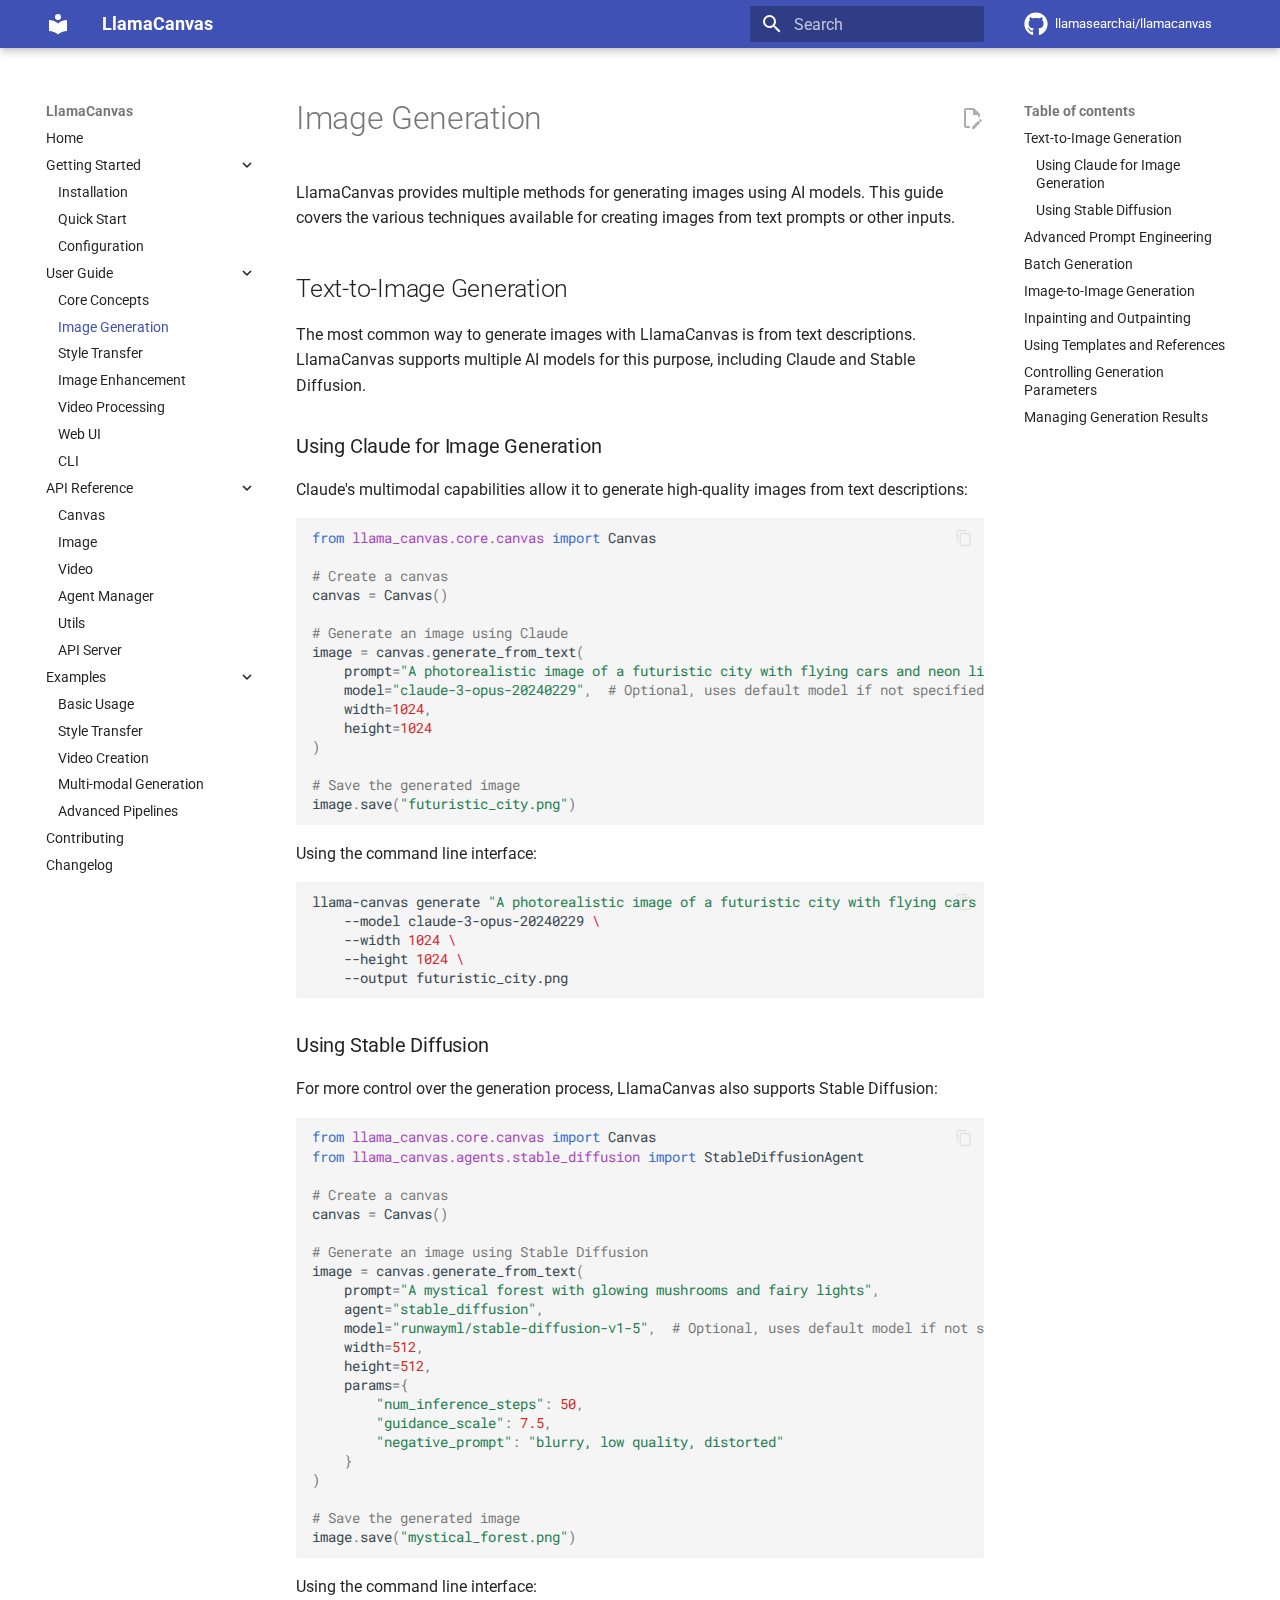
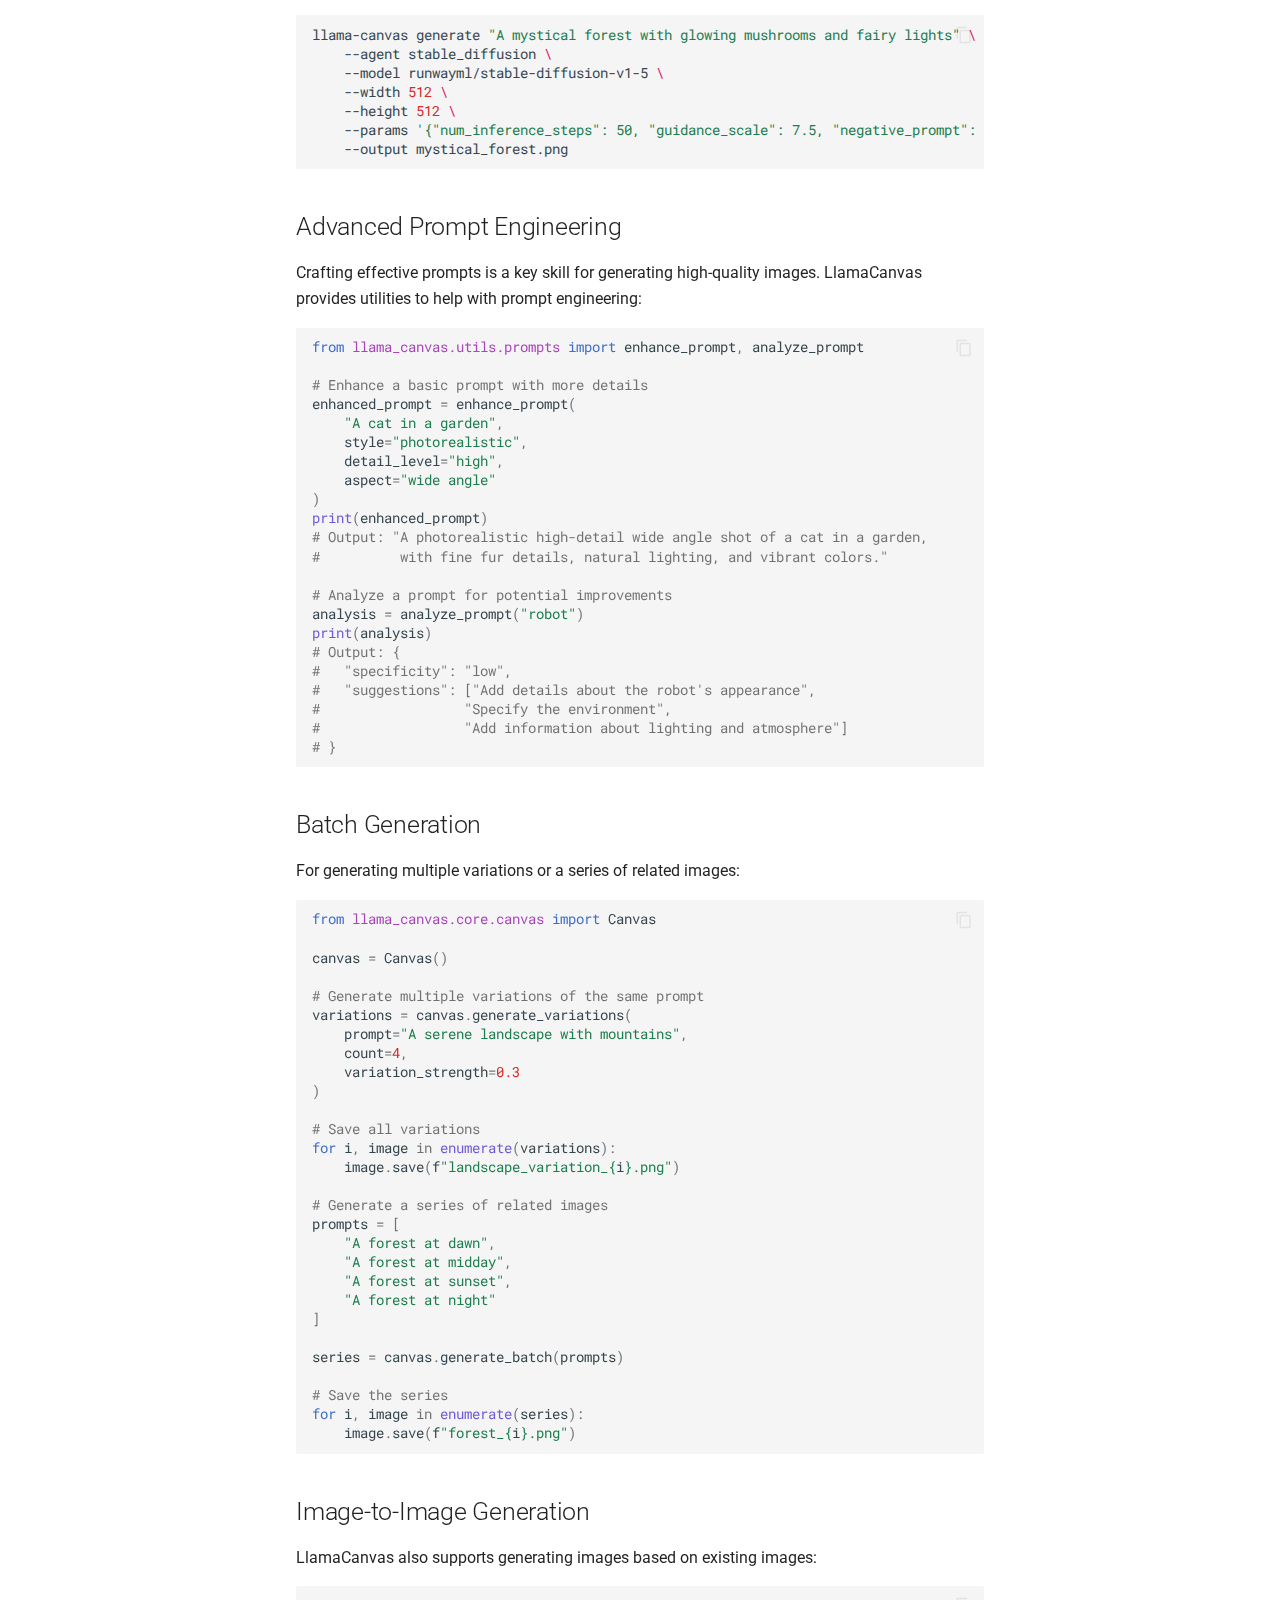
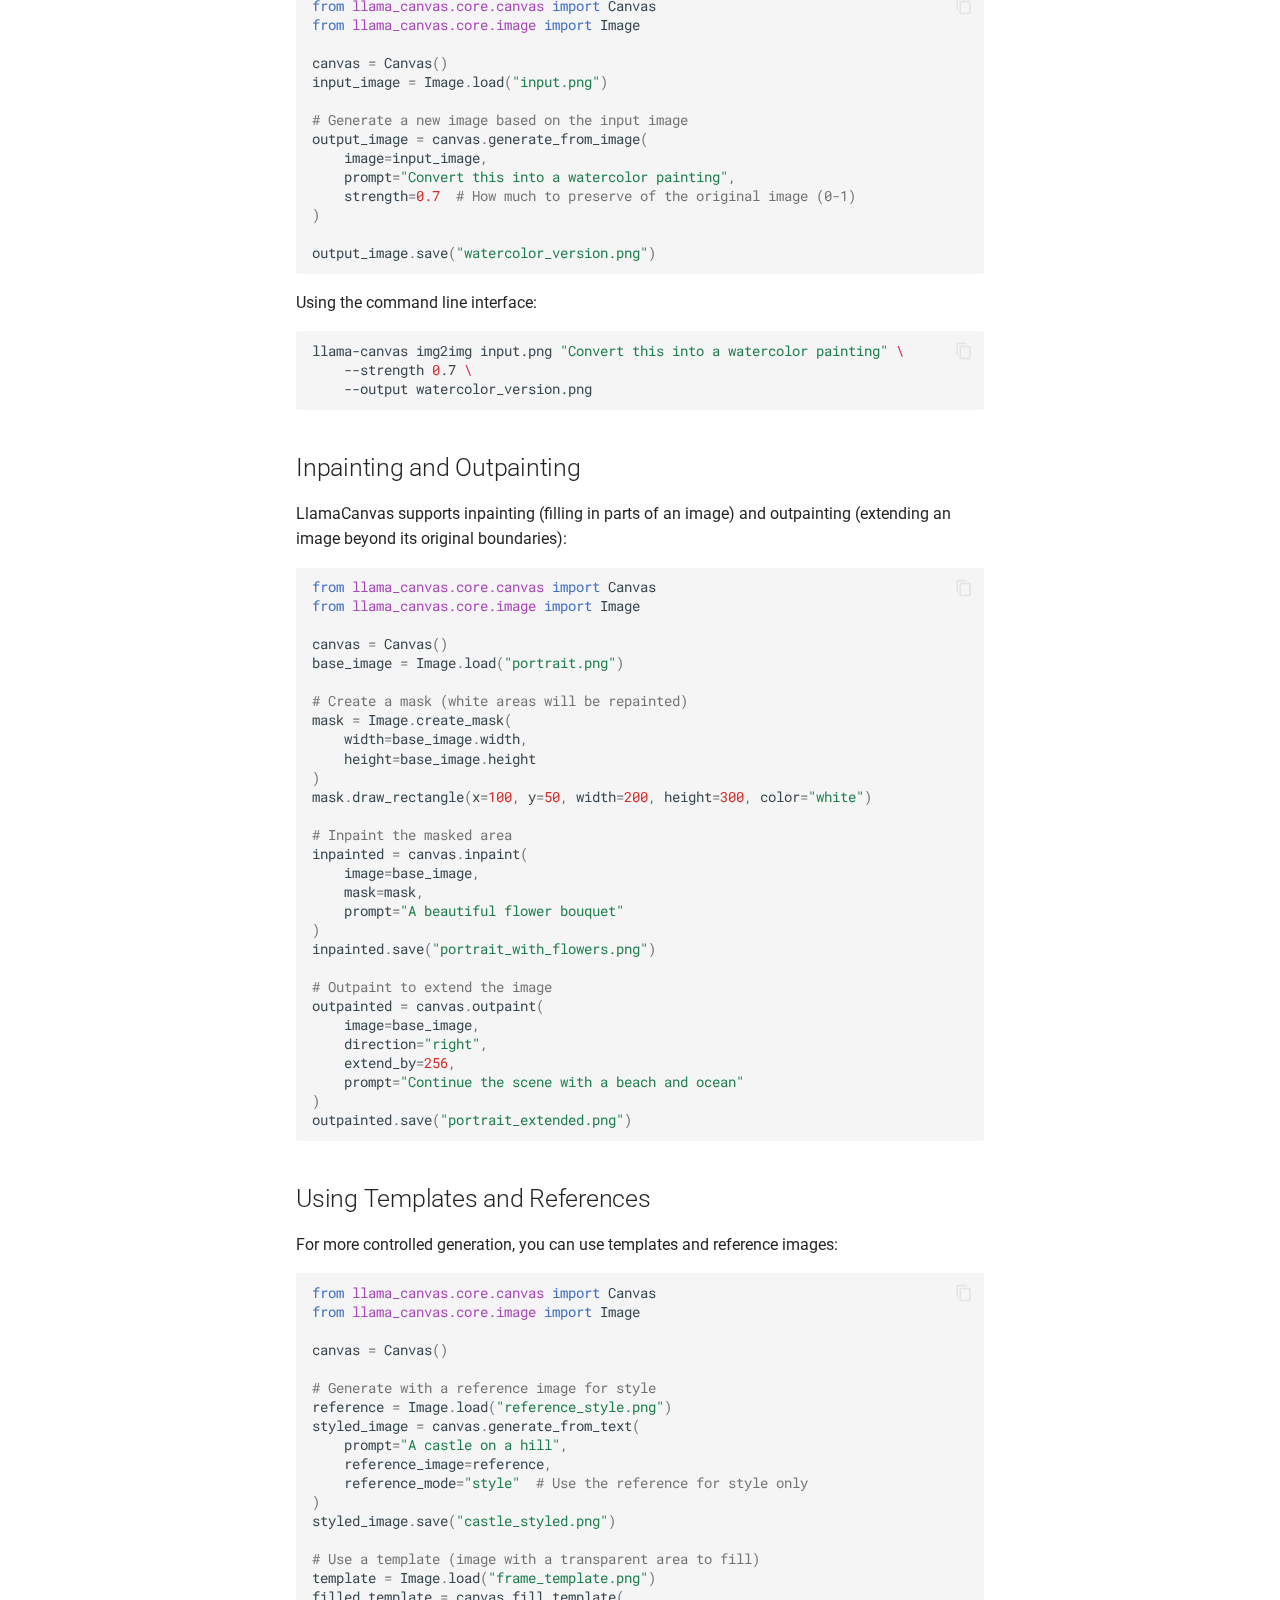
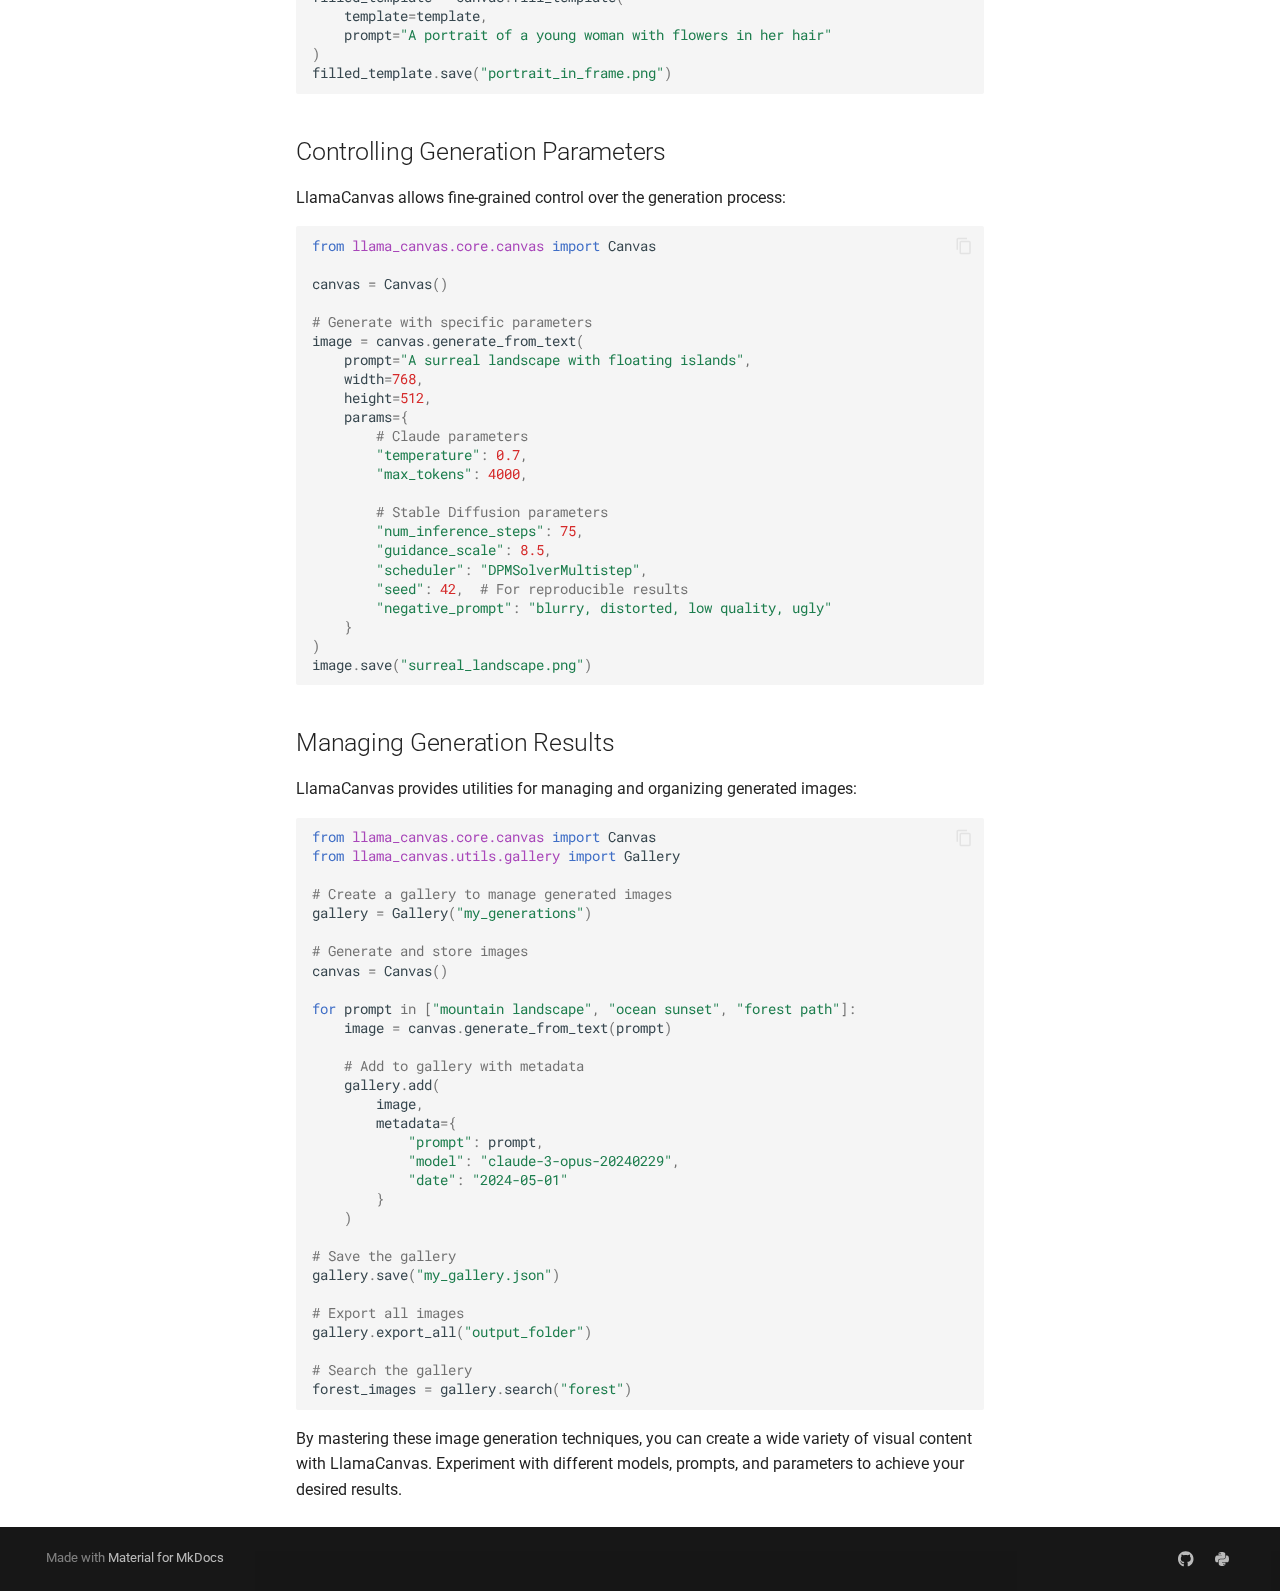
<file: user_guide/image_generation/index.html>
<!doctype html>
<html lang="en" class="no-js">
  <head>
    
      <meta charset="utf-8">
      <meta name="viewport" content="width=device-width,initial-scale=1">
      
        <meta name="description" content="Advanced AI-driven multi-modal generation platform with Claude API integration">
      
      
      
        <link rel="canonical" href="https://llamacanvas.readthedocs.io/user_guide/image_generation/">
      
      
        <link rel="prev" href="../core_concepts/">
      
      
        <link rel="next" href="../../api_reference/canvas/">
      
      
      <link rel="icon" href="../../assets/images/favicon.png">
      <meta name="generator" content="mkdocs-1.6.1, mkdocs-material-9.6.9">
    
    
      
        <title>Image Generation - LlamaCanvas</title>
      
    
    
      <link rel="stylesheet" href="../../assets/stylesheets/main.4af4bdda.min.css">
      
        
        <link rel="stylesheet" href="../../assets/stylesheets/palette.06af60db.min.css">
      
      


    
    
      
    
    
      
        
        
        <link rel="preconnect" href="https://fonts.gstatic.com" crossorigin>
        <link rel="stylesheet" href="https://fonts.googleapis.com/css?family=Roboto:300,300i,400,400i,700,700i%7CRoboto+Mono:400,400i,700,700i&display=fallback">
        <style>:root{--md-text-font:"Roboto";--md-code-font:"Roboto Mono"}</style>
      
    
    
      <link rel="stylesheet" href="../../assets/_mkdocstrings.css">
    
    <script>__md_scope=new URL("../..",location),__md_hash=e=>[...e].reduce(((e,_)=>(e<<5)-e+_.charCodeAt(0)),0),__md_get=(e,_=localStorage,t=__md_scope)=>JSON.parse(_.getItem(t.pathname+"."+e)),__md_set=(e,_,t=localStorage,a=__md_scope)=>{try{t.setItem(a.pathname+"."+e,JSON.stringify(_))}catch(e){}}</script>
    
      

    
    
    
  </head>
  
  
    
    
    
    
    
    <body dir="ltr" data-md-color-scheme="default" data-md-color-primary="indigo" data-md-color-accent="blue">
  
    
    <input class="md-toggle" data-md-toggle="drawer" type="checkbox" id="__drawer" autocomplete="off">
    <input class="md-toggle" data-md-toggle="search" type="checkbox" id="__search" autocomplete="off">
    <label class="md-overlay" for="__drawer"></label>
    <div data-md-component="skip">
      
        
        <a href="#image-generation" class="md-skip">
          Skip to content
        </a>
      
    </div>
    <div data-md-component="announce">
      
    </div>
    
    
      

  

<header class="md-header md-header--shadow" data-md-component="header">
  <nav class="md-header__inner md-grid" aria-label="Header">
    <a href="../.." title="LlamaCanvas" class="md-header__button md-logo" aria-label="LlamaCanvas" data-md-component="logo">
      
  
  <svg xmlns="http://www.w3.org/2000/svg" viewBox="0 0 24 24"><path d="M12 8a3 3 0 0 0 3-3 3 3 0 0 0-3-3 3 3 0 0 0-3 3 3 3 0 0 0 3 3m0 3.54C9.64 9.35 6.5 8 3 8v11c3.5 0 6.64 1.35 9 3.54 2.36-2.19 5.5-3.54 9-3.54V8c-3.5 0-6.64 1.35-9 3.54"/></svg>

    </a>
    <label class="md-header__button md-icon" for="__drawer">
      
      <svg xmlns="http://www.w3.org/2000/svg" viewBox="0 0 24 24"><path d="M3 6h18v2H3zm0 5h18v2H3zm0 5h18v2H3z"/></svg>
    </label>
    <div class="md-header__title" data-md-component="header-title">
      <div class="md-header__ellipsis">
        <div class="md-header__topic">
          <span class="md-ellipsis">
            LlamaCanvas
          </span>
        </div>
        <div class="md-header__topic" data-md-component="header-topic">
          <span class="md-ellipsis">
            
              Image Generation
            
          </span>
        </div>
      </div>
    </div>
    
      
    
    
    
    
      <label class="md-header__button md-icon" for="__search">
        
        <svg xmlns="http://www.w3.org/2000/svg" viewBox="0 0 24 24"><path d="M9.5 3A6.5 6.5 0 0 1 16 9.5c0 1.61-.59 3.09-1.56 4.23l.27.27h.79l5 5-1.5 1.5-5-5v-.79l-.27-.27A6.52 6.52 0 0 1 9.5 16 6.5 6.5 0 0 1 3 9.5 6.5 6.5 0 0 1 9.5 3m0 2C7 5 5 7 5 9.5S7 14 9.5 14 14 12 14 9.5 12 5 9.5 5"/></svg>
      </label>
      <div class="md-search" data-md-component="search" role="dialog">
  <label class="md-search__overlay" for="__search"></label>
  <div class="md-search__inner" role="search">
    <form class="md-search__form" name="search">
      <input type="text" class="md-search__input" name="query" aria-label="Search" placeholder="Search" autocapitalize="off" autocorrect="off" autocomplete="off" spellcheck="false" data-md-component="search-query" required>
      <label class="md-search__icon md-icon" for="__search">
        
        <svg xmlns="http://www.w3.org/2000/svg" viewBox="0 0 24 24"><path d="M9.5 3A6.5 6.5 0 0 1 16 9.5c0 1.61-.59 3.09-1.56 4.23l.27.27h.79l5 5-1.5 1.5-5-5v-.79l-.27-.27A6.52 6.52 0 0 1 9.5 16 6.5 6.5 0 0 1 3 9.5 6.5 6.5 0 0 1 9.5 3m0 2C7 5 5 7 5 9.5S7 14 9.5 14 14 12 14 9.5 12 5 9.5 5"/></svg>
        
        <svg xmlns="http://www.w3.org/2000/svg" viewBox="0 0 24 24"><path d="M20 11v2H8l5.5 5.5-1.42 1.42L4.16 12l7.92-7.92L13.5 5.5 8 11z"/></svg>
      </label>
      <nav class="md-search__options" aria-label="Search">
        
          <a href="javascript:void(0)" class="md-search__icon md-icon" title="Share" aria-label="Share" data-clipboard data-clipboard-text="" data-md-component="search-share" tabindex="-1">
            
            <svg xmlns="http://www.w3.org/2000/svg" viewBox="0 0 24 24"><path d="M18 16.08c-.76 0-1.44.3-1.96.77L8.91 12.7c.05-.23.09-.46.09-.7s-.04-.47-.09-.7l7.05-4.11c.54.5 1.25.81 2.04.81a3 3 0 0 0 3-3 3 3 0 0 0-3-3 3 3 0 0 0-3 3c0 .24.04.47.09.7L8.04 9.81C7.5 9.31 6.79 9 6 9a3 3 0 0 0-3 3 3 3 0 0 0 3 3c.79 0 1.5-.31 2.04-.81l7.12 4.15c-.05.21-.08.43-.08.66 0 1.61 1.31 2.91 2.92 2.91s2.92-1.3 2.92-2.91A2.92 2.92 0 0 0 18 16.08"/></svg>
          </a>
        
        <button type="reset" class="md-search__icon md-icon" title="Clear" aria-label="Clear" tabindex="-1">
          
          <svg xmlns="http://www.w3.org/2000/svg" viewBox="0 0 24 24"><path d="M19 6.41 17.59 5 12 10.59 6.41 5 5 6.41 10.59 12 5 17.59 6.41 19 12 13.41 17.59 19 19 17.59 13.41 12z"/></svg>
        </button>
      </nav>
      
    </form>
    <div class="md-search__output">
      <div class="md-search__scrollwrap" tabindex="0" data-md-scrollfix>
        <div class="md-search-result" data-md-component="search-result">
          <div class="md-search-result__meta">
            Initializing search
          </div>
          <ol class="md-search-result__list" role="presentation"></ol>
        </div>
      </div>
    </div>
  </div>
</div>
    
    
      <div class="md-header__source">
        <a href="https://github.com/llamasearchai/llamacanvas" title="Go to repository" class="md-source" data-md-component="source">
  <div class="md-source__icon md-icon">
    
    <svg xmlns="http://www.w3.org/2000/svg" viewBox="0 0 496 512"><!--! Font Awesome Free 6.7.2 by @fontawesome - https://fontawesome.com License - https://fontawesome.com/license/free (Icons: CC BY 4.0, Fonts: SIL OFL 1.1, Code: MIT License) Copyright 2024 Fonticons, Inc.--><path d="M165.9 397.4c0 2-2.3 3.6-5.2 3.6-3.3.3-5.6-1.3-5.6-3.6 0-2 2.3-3.6 5.2-3.6 3-.3 5.6 1.3 5.6 3.6m-31.1-4.5c-.7 2 1.3 4.3 4.3 4.9 2.6 1 5.6 0 6.2-2s-1.3-4.3-4.3-5.2c-2.6-.7-5.5.3-6.2 2.3m44.2-1.7c-2.9.7-4.9 2.6-4.6 4.9.3 2 2.9 3.3 5.9 2.6 2.9-.7 4.9-2.6 4.6-4.6-.3-1.9-3-3.2-5.9-2.9M244.8 8C106.1 8 0 113.3 0 252c0 110.9 69.8 205.8 169.5 239.2 12.8 2.3 17.3-5.6 17.3-12.1 0-6.2-.3-40.4-.3-61.4 0 0-70 15-84.7-29.8 0 0-11.4-29.1-27.8-36.6 0 0-22.9-15.7 1.6-15.4 0 0 24.9 2 38.6 25.8 21.9 38.6 58.6 27.5 72.9 20.9 2.3-16 8.8-27.1 16-33.7-55.9-6.2-112.3-14.3-112.3-110.5 0-27.5 7.6-41.3 23.6-58.9-2.6-6.5-11.1-33.3 2.6-67.9 20.9-6.5 69 27 69 27 20-5.6 41.5-8.5 62.8-8.5s42.8 2.9 62.8 8.5c0 0 48.1-33.6 69-27 13.7 34.7 5.2 61.4 2.6 67.9 16 17.7 25.8 31.5 25.8 58.9 0 96.5-58.9 104.2-114.8 110.5 9.2 7.9 17 22.9 17 46.4 0 33.7-.3 75.4-.3 83.6 0 6.5 4.6 14.4 17.3 12.1C428.2 457.8 496 362.9 496 252 496 113.3 383.5 8 244.8 8M97.2 352.9c-1.3 1-1 3.3.7 5.2 1.6 1.6 3.9 2.3 5.2 1 1.3-1 1-3.3-.7-5.2-1.6-1.6-3.9-2.3-5.2-1m-10.8-8.1c-.7 1.3.3 2.9 2.3 3.9 1.6 1 3.6.7 4.3-.7.7-1.3-.3-2.9-2.3-3.9-2-.6-3.6-.3-4.3.7m32.4 35.6c-1.6 1.3-1 4.3 1.3 6.2 2.3 2.3 5.2 2.6 6.5 1 1.3-1.3.7-4.3-1.3-6.2-2.2-2.3-5.2-2.6-6.5-1m-11.4-14.7c-1.6 1-1.6 3.6 0 5.9s4.3 3.3 5.6 2.3c1.6-1.3 1.6-3.9 0-6.2-1.4-2.3-4-3.3-5.6-2"/></svg>
  </div>
  <div class="md-source__repository">
    llamasearchai/llamacanvas
  </div>
</a>
      </div>
    
  </nav>
  
</header>
    
    <div class="md-container" data-md-component="container">
      
      
        
          
        
      
      <main class="md-main" data-md-component="main">
        <div class="md-main__inner md-grid">
          
            
              
              <div class="md-sidebar md-sidebar--primary" data-md-component="sidebar" data-md-type="navigation" >
                <div class="md-sidebar__scrollwrap">
                  <div class="md-sidebar__inner">
                    



<nav class="md-nav md-nav--primary" aria-label="Navigation" data-md-level="0">
  <label class="md-nav__title" for="__drawer">
    <a href="../.." title="LlamaCanvas" class="md-nav__button md-logo" aria-label="LlamaCanvas" data-md-component="logo">
      
  
  <svg xmlns="http://www.w3.org/2000/svg" viewBox="0 0 24 24"><path d="M12 8a3 3 0 0 0 3-3 3 3 0 0 0-3-3 3 3 0 0 0-3 3 3 3 0 0 0 3 3m0 3.54C9.64 9.35 6.5 8 3 8v11c3.5 0 6.64 1.35 9 3.54 2.36-2.19 5.5-3.54 9-3.54V8c-3.5 0-6.64 1.35-9 3.54"/></svg>

    </a>
    LlamaCanvas
  </label>
  
    <div class="md-nav__source">
      <a href="https://github.com/llamasearchai/llamacanvas" title="Go to repository" class="md-source" data-md-component="source">
  <div class="md-source__icon md-icon">
    
    <svg xmlns="http://www.w3.org/2000/svg" viewBox="0 0 496 512"><!--! Font Awesome Free 6.7.2 by @fontawesome - https://fontawesome.com License - https://fontawesome.com/license/free (Icons: CC BY 4.0, Fonts: SIL OFL 1.1, Code: MIT License) Copyright 2024 Fonticons, Inc.--><path d="M165.9 397.4c0 2-2.3 3.6-5.2 3.6-3.3.3-5.6-1.3-5.6-3.6 0-2 2.3-3.6 5.2-3.6 3-.3 5.6 1.3 5.6 3.6m-31.1-4.5c-.7 2 1.3 4.3 4.3 4.9 2.6 1 5.6 0 6.2-2s-1.3-4.3-4.3-5.2c-2.6-.7-5.5.3-6.2 2.3m44.2-1.7c-2.9.7-4.9 2.6-4.6 4.9.3 2 2.9 3.3 5.9 2.6 2.9-.7 4.9-2.6 4.6-4.6-.3-1.9-3-3.2-5.9-2.9M244.8 8C106.1 8 0 113.3 0 252c0 110.9 69.8 205.8 169.5 239.2 12.8 2.3 17.3-5.6 17.3-12.1 0-6.2-.3-40.4-.3-61.4 0 0-70 15-84.7-29.8 0 0-11.4-29.1-27.8-36.6 0 0-22.9-15.7 1.6-15.4 0 0 24.9 2 38.6 25.8 21.9 38.6 58.6 27.5 72.9 20.9 2.3-16 8.8-27.1 16-33.7-55.9-6.2-112.3-14.3-112.3-110.5 0-27.5 7.6-41.3 23.6-58.9-2.6-6.5-11.1-33.3 2.6-67.9 20.9-6.5 69 27 69 27 20-5.6 41.5-8.5 62.8-8.5s42.8 2.9 62.8 8.5c0 0 48.1-33.6 69-27 13.7 34.7 5.2 61.4 2.6 67.9 16 17.7 25.8 31.5 25.8 58.9 0 96.5-58.9 104.2-114.8 110.5 9.2 7.9 17 22.9 17 46.4 0 33.7-.3 75.4-.3 83.6 0 6.5 4.6 14.4 17.3 12.1C428.2 457.8 496 362.9 496 252 496 113.3 383.5 8 244.8 8M97.2 352.9c-1.3 1-1 3.3.7 5.2 1.6 1.6 3.9 2.3 5.2 1 1.3-1 1-3.3-.7-5.2-1.6-1.6-3.9-2.3-5.2-1m-10.8-8.1c-.7 1.3.3 2.9 2.3 3.9 1.6 1 3.6.7 4.3-.7.7-1.3-.3-2.9-2.3-3.9-2-.6-3.6-.3-4.3.7m32.4 35.6c-1.6 1.3-1 4.3 1.3 6.2 2.3 2.3 5.2 2.6 6.5 1 1.3-1.3.7-4.3-1.3-6.2-2.2-2.3-5.2-2.6-6.5-1m-11.4-14.7c-1.6 1-1.6 3.6 0 5.9s4.3 3.3 5.6 2.3c1.6-1.3 1.6-3.9 0-6.2-1.4-2.3-4-3.3-5.6-2"/></svg>
  </div>
  <div class="md-source__repository">
    llamasearchai/llamacanvas
  </div>
</a>
    </div>
  
  <ul class="md-nav__list" data-md-scrollfix>
    
      
      
  
  
  
  
    <li class="md-nav__item">
      <a href="../.." class="md-nav__link">
        
  
  <span class="md-ellipsis">
    Home
    
  </span>
  

      </a>
    </li>
  

    
      
      
  
  
  
  
    
    
      
        
      
        
      
        
      
    
    
    
    <li class="md-nav__item md-nav__item--nested">
      
        
        
          
        
        <input class="md-nav__toggle md-toggle md-toggle--indeterminate" type="checkbox" id="__nav_2" >
        
          
          <label class="md-nav__link" for="__nav_2" id="__nav_2_label" tabindex="0">
            
  
  <span class="md-ellipsis">
    Getting Started
    
  </span>
  

            <span class="md-nav__icon md-icon"></span>
          </label>
        
        <nav class="md-nav" data-md-level="1" aria-labelledby="__nav_2_label" aria-expanded="false">
          <label class="md-nav__title" for="__nav_2">
            <span class="md-nav__icon md-icon"></span>
            Getting Started
          </label>
          <ul class="md-nav__list" data-md-scrollfix>
            
              
                
  
  
  
  
    <li class="md-nav__item">
      <a href="../installation/" class="md-nav__link">
        
  
  <span class="md-ellipsis">
    Installation
    
  </span>
  

      </a>
    </li>
  

              
            
              
                
  
  
  
  
    <li class="md-nav__item">
      <a href="../quickstart/" class="md-nav__link">
        
  
  <span class="md-ellipsis">
    Quick Start
    
  </span>
  

      </a>
    </li>
  

              
            
              
                
  
  
  
  
    <li class="md-nav__item">
      <a href="../configuration/" class="md-nav__link">
        
  
  <span class="md-ellipsis">
    Configuration
    
  </span>
  

      </a>
    </li>
  

              
            
          </ul>
        </nav>
      
    </li>
  

    
      
      
  
  
    
  
  
  
    
    
      
        
      
        
      
        
      
        
      
        
      
        
      
        
      
    
    
    
    <li class="md-nav__item md-nav__item--active md-nav__item--nested">
      
        
        
        <input class="md-nav__toggle md-toggle " type="checkbox" id="__nav_3" checked>
        
          
          <label class="md-nav__link" for="__nav_3" id="__nav_3_label" tabindex="0">
            
  
  <span class="md-ellipsis">
    User Guide
    
  </span>
  

            <span class="md-nav__icon md-icon"></span>
          </label>
        
        <nav class="md-nav" data-md-level="1" aria-labelledby="__nav_3_label" aria-expanded="true">
          <label class="md-nav__title" for="__nav_3">
            <span class="md-nav__icon md-icon"></span>
            User Guide
          </label>
          <ul class="md-nav__list" data-md-scrollfix>
            
              
                
  
  
  
  
    <li class="md-nav__item">
      <a href="../core_concepts/" class="md-nav__link">
        
  
  <span class="md-ellipsis">
    Core Concepts
    
  </span>
  

      </a>
    </li>
  

              
            
              
                
  
  
    
  
  
  
    <li class="md-nav__item md-nav__item--active">
      
      <input class="md-nav__toggle md-toggle" type="checkbox" id="__toc">
      
      
        
      
      
        <label class="md-nav__link md-nav__link--active" for="__toc">
          
  
  <span class="md-ellipsis">
    Image Generation
    
  </span>
  

          <span class="md-nav__icon md-icon"></span>
        </label>
      
      <a href="./" class="md-nav__link md-nav__link--active">
        
  
  <span class="md-ellipsis">
    Image Generation
    
  </span>
  

      </a>
      
        

<nav class="md-nav md-nav--secondary" aria-label="Table of contents">
  
  
  
    
  
  
    <label class="md-nav__title" for="__toc">
      <span class="md-nav__icon md-icon"></span>
      Table of contents
    </label>
    <ul class="md-nav__list" data-md-component="toc" data-md-scrollfix>
      
        <li class="md-nav__item">
  <a href="#text-to-image-generation" class="md-nav__link">
    <span class="md-ellipsis">
      Text-to-Image Generation
    </span>
  </a>
  
    <nav class="md-nav" aria-label="Text-to-Image Generation">
      <ul class="md-nav__list">
        
          <li class="md-nav__item">
  <a href="#using-claude-for-image-generation" class="md-nav__link">
    <span class="md-ellipsis">
      Using Claude for Image Generation
    </span>
  </a>
  
</li>
        
          <li class="md-nav__item">
  <a href="#using-stable-diffusion" class="md-nav__link">
    <span class="md-ellipsis">
      Using Stable Diffusion
    </span>
  </a>
  
</li>
        
      </ul>
    </nav>
  
</li>
      
        <li class="md-nav__item">
  <a href="#advanced-prompt-engineering" class="md-nav__link">
    <span class="md-ellipsis">
      Advanced Prompt Engineering
    </span>
  </a>
  
</li>
      
        <li class="md-nav__item">
  <a href="#batch-generation" class="md-nav__link">
    <span class="md-ellipsis">
      Batch Generation
    </span>
  </a>
  
</li>
      
        <li class="md-nav__item">
  <a href="#image-to-image-generation" class="md-nav__link">
    <span class="md-ellipsis">
      Image-to-Image Generation
    </span>
  </a>
  
</li>
      
        <li class="md-nav__item">
  <a href="#inpainting-and-outpainting" class="md-nav__link">
    <span class="md-ellipsis">
      Inpainting and Outpainting
    </span>
  </a>
  
</li>
      
        <li class="md-nav__item">
  <a href="#using-templates-and-references" class="md-nav__link">
    <span class="md-ellipsis">
      Using Templates and References
    </span>
  </a>
  
</li>
      
        <li class="md-nav__item">
  <a href="#controlling-generation-parameters" class="md-nav__link">
    <span class="md-ellipsis">
      Controlling Generation Parameters
    </span>
  </a>
  
</li>
      
        <li class="md-nav__item">
  <a href="#managing-generation-results" class="md-nav__link">
    <span class="md-ellipsis">
      Managing Generation Results
    </span>
  </a>
  
</li>
      
    </ul>
  
</nav>
      
    </li>
  

              
            
              
                
  
  
  
  
    <li class="md-nav__item">
      <a href="../style_transfer.md" class="md-nav__link">
        
  
  <span class="md-ellipsis">
    Style Transfer
    
  </span>
  

      </a>
    </li>
  

              
            
              
                
  
  
  
  
    <li class="md-nav__item">
      <a href="../image_enhancement.md" class="md-nav__link">
        
  
  <span class="md-ellipsis">
    Image Enhancement
    
  </span>
  

      </a>
    </li>
  

              
            
              
                
  
  
  
  
    <li class="md-nav__item">
      <a href="../video_processing.md" class="md-nav__link">
        
  
  <span class="md-ellipsis">
    Video Processing
    
  </span>
  

      </a>
    </li>
  

              
            
              
                
  
  
  
  
    <li class="md-nav__item">
      <a href="../web_ui.md" class="md-nav__link">
        
  
  <span class="md-ellipsis">
    Web UI
    
  </span>
  

      </a>
    </li>
  

              
            
              
                
  
  
  
  
    <li class="md-nav__item">
      <a href="../cli.md" class="md-nav__link">
        
  
  <span class="md-ellipsis">
    CLI
    
  </span>
  

      </a>
    </li>
  

              
            
          </ul>
        </nav>
      
    </li>
  

    
      
      
  
  
  
  
    
    
      
        
      
        
      
        
      
        
      
        
      
        
      
    
    
    
    <li class="md-nav__item md-nav__item--nested">
      
        
        
          
        
        <input class="md-nav__toggle md-toggle md-toggle--indeterminate" type="checkbox" id="__nav_4" >
        
          
          <label class="md-nav__link" for="__nav_4" id="__nav_4_label" tabindex="0">
            
  
  <span class="md-ellipsis">
    API Reference
    
  </span>
  

            <span class="md-nav__icon md-icon"></span>
          </label>
        
        <nav class="md-nav" data-md-level="1" aria-labelledby="__nav_4_label" aria-expanded="false">
          <label class="md-nav__title" for="__nav_4">
            <span class="md-nav__icon md-icon"></span>
            API Reference
          </label>
          <ul class="md-nav__list" data-md-scrollfix>
            
              
                
  
  
  
  
    <li class="md-nav__item">
      <a href="../../api_reference/canvas/" class="md-nav__link">
        
  
  <span class="md-ellipsis">
    Canvas
    
  </span>
  

      </a>
    </li>
  

              
            
              
                
  
  
  
  
    <li class="md-nav__item">
      <a href="../../api_reference/image/" class="md-nav__link">
        
  
  <span class="md-ellipsis">
    Image
    
  </span>
  

      </a>
    </li>
  

              
            
              
                
  
  
  
  
    <li class="md-nav__item">
      <a href="../../api_reference/video.md" class="md-nav__link">
        
  
  <span class="md-ellipsis">
    Video
    
  </span>
  

      </a>
    </li>
  

              
            
              
                
  
  
  
  
    <li class="md-nav__item">
      <a href="../../api_reference/agent_manager.md" class="md-nav__link">
        
  
  <span class="md-ellipsis">
    Agent Manager
    
  </span>
  

      </a>
    </li>
  

              
            
              
                
  
  
  
  
    <li class="md-nav__item">
      <a href="../../api_reference/utils.md" class="md-nav__link">
        
  
  <span class="md-ellipsis">
    Utils
    
  </span>
  

      </a>
    </li>
  

              
            
              
                
  
  
  
  
    <li class="md-nav__item">
      <a href="../../api_reference/api.md" class="md-nav__link">
        
  
  <span class="md-ellipsis">
    API Server
    
  </span>
  

      </a>
    </li>
  

              
            
          </ul>
        </nav>
      
    </li>
  

    
      
      
  
  
  
  
    
    
      
        
      
        
      
        
      
        
      
        
      
    
    
    
    <li class="md-nav__item md-nav__item--nested">
      
        
        
          
        
        <input class="md-nav__toggle md-toggle md-toggle--indeterminate" type="checkbox" id="__nav_5" >
        
          
          <label class="md-nav__link" for="__nav_5" id="__nav_5_label" tabindex="0">
            
  
  <span class="md-ellipsis">
    Examples
    
  </span>
  

            <span class="md-nav__icon md-icon"></span>
          </label>
        
        <nav class="md-nav" data-md-level="1" aria-labelledby="__nav_5_label" aria-expanded="false">
          <label class="md-nav__title" for="__nav_5">
            <span class="md-nav__icon md-icon"></span>
            Examples
          </label>
          <ul class="md-nav__list" data-md-scrollfix>
            
              
                
  
  
  
  
    <li class="md-nav__item">
      <a href="../../examples/basic_usage.md" class="md-nav__link">
        
  
  <span class="md-ellipsis">
    Basic Usage
    
  </span>
  

      </a>
    </li>
  

              
            
              
                
  
  
  
  
    <li class="md-nav__item">
      <a href="../../examples/style_transfer.md" class="md-nav__link">
        
  
  <span class="md-ellipsis">
    Style Transfer
    
  </span>
  

      </a>
    </li>
  

              
            
              
                
  
  
  
  
    <li class="md-nav__item">
      <a href="../../examples/video_creation.md" class="md-nav__link">
        
  
  <span class="md-ellipsis">
    Video Creation
    
  </span>
  

      </a>
    </li>
  

              
            
              
                
  
  
  
  
    <li class="md-nav__item">
      <a href="../../examples/multimodal_generation.md" class="md-nav__link">
        
  
  <span class="md-ellipsis">
    Multi-modal Generation
    
  </span>
  

      </a>
    </li>
  

              
            
              
                
  
  
  
  
    <li class="md-nav__item">
      <a href="../../examples/advanced_pipelines.md" class="md-nav__link">
        
  
  <span class="md-ellipsis">
    Advanced Pipelines
    
  </span>
  

      </a>
    </li>
  

              
            
          </ul>
        </nav>
      
    </li>
  

    
      
      
  
  
  
  
    <li class="md-nav__item">
      <a href="../../contributing.md" class="md-nav__link">
        
  
  <span class="md-ellipsis">
    Contributing
    
  </span>
  

      </a>
    </li>
  

    
      
      
  
  
  
  
    <li class="md-nav__item">
      <a href="../../changelog.md" class="md-nav__link">
        
  
  <span class="md-ellipsis">
    Changelog
    
  </span>
  

      </a>
    </li>
  

    
  </ul>
</nav>
                  </div>
                </div>
              </div>
            
            
              
              <div class="md-sidebar md-sidebar--secondary" data-md-component="sidebar" data-md-type="toc" >
                <div class="md-sidebar__scrollwrap">
                  <div class="md-sidebar__inner">
                    

<nav class="md-nav md-nav--secondary" aria-label="Table of contents">
  
  
  
    
  
  
    <label class="md-nav__title" for="__toc">
      <span class="md-nav__icon md-icon"></span>
      Table of contents
    </label>
    <ul class="md-nav__list" data-md-component="toc" data-md-scrollfix>
      
        <li class="md-nav__item">
  <a href="#text-to-image-generation" class="md-nav__link">
    <span class="md-ellipsis">
      Text-to-Image Generation
    </span>
  </a>
  
    <nav class="md-nav" aria-label="Text-to-Image Generation">
      <ul class="md-nav__list">
        
          <li class="md-nav__item">
  <a href="#using-claude-for-image-generation" class="md-nav__link">
    <span class="md-ellipsis">
      Using Claude for Image Generation
    </span>
  </a>
  
</li>
        
          <li class="md-nav__item">
  <a href="#using-stable-diffusion" class="md-nav__link">
    <span class="md-ellipsis">
      Using Stable Diffusion
    </span>
  </a>
  
</li>
        
      </ul>
    </nav>
  
</li>
      
        <li class="md-nav__item">
  <a href="#advanced-prompt-engineering" class="md-nav__link">
    <span class="md-ellipsis">
      Advanced Prompt Engineering
    </span>
  </a>
  
</li>
      
        <li class="md-nav__item">
  <a href="#batch-generation" class="md-nav__link">
    <span class="md-ellipsis">
      Batch Generation
    </span>
  </a>
  
</li>
      
        <li class="md-nav__item">
  <a href="#image-to-image-generation" class="md-nav__link">
    <span class="md-ellipsis">
      Image-to-Image Generation
    </span>
  </a>
  
</li>
      
        <li class="md-nav__item">
  <a href="#inpainting-and-outpainting" class="md-nav__link">
    <span class="md-ellipsis">
      Inpainting and Outpainting
    </span>
  </a>
  
</li>
      
        <li class="md-nav__item">
  <a href="#using-templates-and-references" class="md-nav__link">
    <span class="md-ellipsis">
      Using Templates and References
    </span>
  </a>
  
</li>
      
        <li class="md-nav__item">
  <a href="#controlling-generation-parameters" class="md-nav__link">
    <span class="md-ellipsis">
      Controlling Generation Parameters
    </span>
  </a>
  
</li>
      
        <li class="md-nav__item">
  <a href="#managing-generation-results" class="md-nav__link">
    <span class="md-ellipsis">
      Managing Generation Results
    </span>
  </a>
  
</li>
      
    </ul>
  
</nav>
                  </div>
                </div>
              </div>
            
          
          
            <div class="md-content" data-md-component="content">
              <article class="md-content__inner md-typeset">
                
                  


  
    <a href="https://github.com/llamasearchai/llamacanvas/edit/main/docs/user_guide/image_generation.md" title="Edit this page" class="md-content__button md-icon">
      
      <svg xmlns="http://www.w3.org/2000/svg" viewBox="0 0 24 24"><path d="M10 20H6V4h7v5h5v3.1l2-2V8l-6-6H6c-1.1 0-2 .9-2 2v16c0 1.1.9 2 2 2h4zm10.2-7c.1 0 .3.1.4.2l1.3 1.3c.2.2.2.6 0 .8l-1 1-2.1-2.1 1-1c.1-.1.2-.2.4-.2m0 3.9L14.1 23H12v-2.1l6.1-6.1z"/></svg>
    </a>
  
  


<h1 id="image-generation">Image Generation<a class="headerlink" href="#image-generation" title="Permanent link">&para;</a></h1>
<p>LlamaCanvas provides multiple methods for generating images using AI models. This guide covers the various techniques available for creating images from text prompts or other inputs.</p>
<h2 id="text-to-image-generation">Text-to-Image Generation<a class="headerlink" href="#text-to-image-generation" title="Permanent link">&para;</a></h2>
<p>The most common way to generate images with LlamaCanvas is from text descriptions. LlamaCanvas supports multiple AI models for this purpose, including Claude and Stable Diffusion.</p>
<h3 id="using-claude-for-image-generation">Using Claude for Image Generation<a class="headerlink" href="#using-claude-for-image-generation" title="Permanent link">&para;</a></h3>
<p>Claude's multimodal capabilities allow it to generate high-quality images from text descriptions:</p>
<div class="language-python highlight"><pre><span></span><code><span id="__span-0-1"><a id="__codelineno-0-1" name="__codelineno-0-1" href="#__codelineno-0-1"></a><span class="kn">from</span><span class="w"> </span><span class="nn">llama_canvas.core.canvas</span><span class="w"> </span><span class="kn">import</span> <span class="n">Canvas</span>
</span><span id="__span-0-2"><a id="__codelineno-0-2" name="__codelineno-0-2" href="#__codelineno-0-2"></a>
</span><span id="__span-0-3"><a id="__codelineno-0-3" name="__codelineno-0-3" href="#__codelineno-0-3"></a><span class="c1"># Create a canvas</span>
</span><span id="__span-0-4"><a id="__codelineno-0-4" name="__codelineno-0-4" href="#__codelineno-0-4"></a><span class="n">canvas</span> <span class="o">=</span> <span class="n">Canvas</span><span class="p">()</span>
</span><span id="__span-0-5"><a id="__codelineno-0-5" name="__codelineno-0-5" href="#__codelineno-0-5"></a>
</span><span id="__span-0-6"><a id="__codelineno-0-6" name="__codelineno-0-6" href="#__codelineno-0-6"></a><span class="c1"># Generate an image using Claude</span>
</span><span id="__span-0-7"><a id="__codelineno-0-7" name="__codelineno-0-7" href="#__codelineno-0-7"></a><span class="n">image</span> <span class="o">=</span> <span class="n">canvas</span><span class="o">.</span><span class="n">generate_from_text</span><span class="p">(</span>
</span><span id="__span-0-8"><a id="__codelineno-0-8" name="__codelineno-0-8" href="#__codelineno-0-8"></a>    <span class="n">prompt</span><span class="o">=</span><span class="s2">&quot;A photorealistic image of a futuristic city with flying cars and neon lights&quot;</span><span class="p">,</span>
</span><span id="__span-0-9"><a id="__codelineno-0-9" name="__codelineno-0-9" href="#__codelineno-0-9"></a>    <span class="n">model</span><span class="o">=</span><span class="s2">&quot;claude-3-opus-20240229&quot;</span><span class="p">,</span>  <span class="c1"># Optional, uses default model if not specified</span>
</span><span id="__span-0-10"><a id="__codelineno-0-10" name="__codelineno-0-10" href="#__codelineno-0-10"></a>    <span class="n">width</span><span class="o">=</span><span class="mi">1024</span><span class="p">,</span>
</span><span id="__span-0-11"><a id="__codelineno-0-11" name="__codelineno-0-11" href="#__codelineno-0-11"></a>    <span class="n">height</span><span class="o">=</span><span class="mi">1024</span>
</span><span id="__span-0-12"><a id="__codelineno-0-12" name="__codelineno-0-12" href="#__codelineno-0-12"></a><span class="p">)</span>
</span><span id="__span-0-13"><a id="__codelineno-0-13" name="__codelineno-0-13" href="#__codelineno-0-13"></a>
</span><span id="__span-0-14"><a id="__codelineno-0-14" name="__codelineno-0-14" href="#__codelineno-0-14"></a><span class="c1"># Save the generated image</span>
</span><span id="__span-0-15"><a id="__codelineno-0-15" name="__codelineno-0-15" href="#__codelineno-0-15"></a><span class="n">image</span><span class="o">.</span><span class="n">save</span><span class="p">(</span><span class="s2">&quot;futuristic_city.png&quot;</span><span class="p">)</span>
</span></code></pre></div>
<p>Using the command line interface:</p>
<div class="language-bash highlight"><pre><span></span><code><span id="__span-1-1"><a id="__codelineno-1-1" name="__codelineno-1-1" href="#__codelineno-1-1"></a>llama-canvas<span class="w"> </span>generate<span class="w"> </span><span class="s2">&quot;A photorealistic image of a futuristic city with flying cars and neon lights&quot;</span><span class="w"> </span><span class="se">\</span>
</span><span id="__span-1-2"><a id="__codelineno-1-2" name="__codelineno-1-2" href="#__codelineno-1-2"></a><span class="w">    </span>--model<span class="w"> </span>claude-3-opus-20240229<span class="w"> </span><span class="se">\</span>
</span><span id="__span-1-3"><a id="__codelineno-1-3" name="__codelineno-1-3" href="#__codelineno-1-3"></a><span class="w">    </span>--width<span class="w"> </span><span class="m">1024</span><span class="w"> </span><span class="se">\</span>
</span><span id="__span-1-4"><a id="__codelineno-1-4" name="__codelineno-1-4" href="#__codelineno-1-4"></a><span class="w">    </span>--height<span class="w"> </span><span class="m">1024</span><span class="w"> </span><span class="se">\</span>
</span><span id="__span-1-5"><a id="__codelineno-1-5" name="__codelineno-1-5" href="#__codelineno-1-5"></a><span class="w">    </span>--output<span class="w"> </span>futuristic_city.png
</span></code></pre></div>
<h3 id="using-stable-diffusion">Using Stable Diffusion<a class="headerlink" href="#using-stable-diffusion" title="Permanent link">&para;</a></h3>
<p>For more control over the generation process, LlamaCanvas also supports Stable Diffusion:</p>
<div class="language-python highlight"><pre><span></span><code><span id="__span-2-1"><a id="__codelineno-2-1" name="__codelineno-2-1" href="#__codelineno-2-1"></a><span class="kn">from</span><span class="w"> </span><span class="nn">llama_canvas.core.canvas</span><span class="w"> </span><span class="kn">import</span> <span class="n">Canvas</span>
</span><span id="__span-2-2"><a id="__codelineno-2-2" name="__codelineno-2-2" href="#__codelineno-2-2"></a><span class="kn">from</span><span class="w"> </span><span class="nn">llama_canvas.agents.stable_diffusion</span><span class="w"> </span><span class="kn">import</span> <span class="n">StableDiffusionAgent</span>
</span><span id="__span-2-3"><a id="__codelineno-2-3" name="__codelineno-2-3" href="#__codelineno-2-3"></a>
</span><span id="__span-2-4"><a id="__codelineno-2-4" name="__codelineno-2-4" href="#__codelineno-2-4"></a><span class="c1"># Create a canvas</span>
</span><span id="__span-2-5"><a id="__codelineno-2-5" name="__codelineno-2-5" href="#__codelineno-2-5"></a><span class="n">canvas</span> <span class="o">=</span> <span class="n">Canvas</span><span class="p">()</span>
</span><span id="__span-2-6"><a id="__codelineno-2-6" name="__codelineno-2-6" href="#__codelineno-2-6"></a>
</span><span id="__span-2-7"><a id="__codelineno-2-7" name="__codelineno-2-7" href="#__codelineno-2-7"></a><span class="c1"># Generate an image using Stable Diffusion</span>
</span><span id="__span-2-8"><a id="__codelineno-2-8" name="__codelineno-2-8" href="#__codelineno-2-8"></a><span class="n">image</span> <span class="o">=</span> <span class="n">canvas</span><span class="o">.</span><span class="n">generate_from_text</span><span class="p">(</span>
</span><span id="__span-2-9"><a id="__codelineno-2-9" name="__codelineno-2-9" href="#__codelineno-2-9"></a>    <span class="n">prompt</span><span class="o">=</span><span class="s2">&quot;A mystical forest with glowing mushrooms and fairy lights&quot;</span><span class="p">,</span>
</span><span id="__span-2-10"><a id="__codelineno-2-10" name="__codelineno-2-10" href="#__codelineno-2-10"></a>    <span class="n">agent</span><span class="o">=</span><span class="s2">&quot;stable_diffusion&quot;</span><span class="p">,</span>
</span><span id="__span-2-11"><a id="__codelineno-2-11" name="__codelineno-2-11" href="#__codelineno-2-11"></a>    <span class="n">model</span><span class="o">=</span><span class="s2">&quot;runwayml/stable-diffusion-v1-5&quot;</span><span class="p">,</span>  <span class="c1"># Optional, uses default model if not specified</span>
</span><span id="__span-2-12"><a id="__codelineno-2-12" name="__codelineno-2-12" href="#__codelineno-2-12"></a>    <span class="n">width</span><span class="o">=</span><span class="mi">512</span><span class="p">,</span>
</span><span id="__span-2-13"><a id="__codelineno-2-13" name="__codelineno-2-13" href="#__codelineno-2-13"></a>    <span class="n">height</span><span class="o">=</span><span class="mi">512</span><span class="p">,</span>
</span><span id="__span-2-14"><a id="__codelineno-2-14" name="__codelineno-2-14" href="#__codelineno-2-14"></a>    <span class="n">params</span><span class="o">=</span><span class="p">{</span>
</span><span id="__span-2-15"><a id="__codelineno-2-15" name="__codelineno-2-15" href="#__codelineno-2-15"></a>        <span class="s2">&quot;num_inference_steps&quot;</span><span class="p">:</span> <span class="mi">50</span><span class="p">,</span>
</span><span id="__span-2-16"><a id="__codelineno-2-16" name="__codelineno-2-16" href="#__codelineno-2-16"></a>        <span class="s2">&quot;guidance_scale&quot;</span><span class="p">:</span> <span class="mf">7.5</span><span class="p">,</span>
</span><span id="__span-2-17"><a id="__codelineno-2-17" name="__codelineno-2-17" href="#__codelineno-2-17"></a>        <span class="s2">&quot;negative_prompt&quot;</span><span class="p">:</span> <span class="s2">&quot;blurry, low quality, distorted&quot;</span>
</span><span id="__span-2-18"><a id="__codelineno-2-18" name="__codelineno-2-18" href="#__codelineno-2-18"></a>    <span class="p">}</span>
</span><span id="__span-2-19"><a id="__codelineno-2-19" name="__codelineno-2-19" href="#__codelineno-2-19"></a><span class="p">)</span>
</span><span id="__span-2-20"><a id="__codelineno-2-20" name="__codelineno-2-20" href="#__codelineno-2-20"></a>
</span><span id="__span-2-21"><a id="__codelineno-2-21" name="__codelineno-2-21" href="#__codelineno-2-21"></a><span class="c1"># Save the generated image</span>
</span><span id="__span-2-22"><a id="__codelineno-2-22" name="__codelineno-2-22" href="#__codelineno-2-22"></a><span class="n">image</span><span class="o">.</span><span class="n">save</span><span class="p">(</span><span class="s2">&quot;mystical_forest.png&quot;</span><span class="p">)</span>
</span></code></pre></div>
<p>Using the command line interface:</p>
<div class="language-bash highlight"><pre><span></span><code><span id="__span-3-1"><a id="__codelineno-3-1" name="__codelineno-3-1" href="#__codelineno-3-1"></a>llama-canvas<span class="w"> </span>generate<span class="w"> </span><span class="s2">&quot;A mystical forest with glowing mushrooms and fairy lights&quot;</span><span class="w"> </span><span class="se">\</span>
</span><span id="__span-3-2"><a id="__codelineno-3-2" name="__codelineno-3-2" href="#__codelineno-3-2"></a><span class="w">    </span>--agent<span class="w"> </span>stable_diffusion<span class="w"> </span><span class="se">\</span>
</span><span id="__span-3-3"><a id="__codelineno-3-3" name="__codelineno-3-3" href="#__codelineno-3-3"></a><span class="w">    </span>--model<span class="w"> </span>runwayml/stable-diffusion-v1-5<span class="w"> </span><span class="se">\</span>
</span><span id="__span-3-4"><a id="__codelineno-3-4" name="__codelineno-3-4" href="#__codelineno-3-4"></a><span class="w">    </span>--width<span class="w"> </span><span class="m">512</span><span class="w"> </span><span class="se">\</span>
</span><span id="__span-3-5"><a id="__codelineno-3-5" name="__codelineno-3-5" href="#__codelineno-3-5"></a><span class="w">    </span>--height<span class="w"> </span><span class="m">512</span><span class="w"> </span><span class="se">\</span>
</span><span id="__span-3-6"><a id="__codelineno-3-6" name="__codelineno-3-6" href="#__codelineno-3-6"></a><span class="w">    </span>--params<span class="w"> </span><span class="s1">&#39;{&quot;num_inference_steps&quot;: 50, &quot;guidance_scale&quot;: 7.5, &quot;negative_prompt&quot;: &quot;blurry, low quality, distorted&quot;}&#39;</span><span class="w"> </span><span class="se">\</span>
</span><span id="__span-3-7"><a id="__codelineno-3-7" name="__codelineno-3-7" href="#__codelineno-3-7"></a><span class="w">    </span>--output<span class="w"> </span>mystical_forest.png
</span></code></pre></div>
<h2 id="advanced-prompt-engineering">Advanced Prompt Engineering<a class="headerlink" href="#advanced-prompt-engineering" title="Permanent link">&para;</a></h2>
<p>Crafting effective prompts is a key skill for generating high-quality images. LlamaCanvas provides utilities to help with prompt engineering:</p>
<div class="language-python highlight"><pre><span></span><code><span id="__span-4-1"><a id="__codelineno-4-1" name="__codelineno-4-1" href="#__codelineno-4-1"></a><span class="kn">from</span><span class="w"> </span><span class="nn">llama_canvas.utils.prompts</span><span class="w"> </span><span class="kn">import</span> <span class="n">enhance_prompt</span><span class="p">,</span> <span class="n">analyze_prompt</span>
</span><span id="__span-4-2"><a id="__codelineno-4-2" name="__codelineno-4-2" href="#__codelineno-4-2"></a>
</span><span id="__span-4-3"><a id="__codelineno-4-3" name="__codelineno-4-3" href="#__codelineno-4-3"></a><span class="c1"># Enhance a basic prompt with more details</span>
</span><span id="__span-4-4"><a id="__codelineno-4-4" name="__codelineno-4-4" href="#__codelineno-4-4"></a><span class="n">enhanced_prompt</span> <span class="o">=</span> <span class="n">enhance_prompt</span><span class="p">(</span>
</span><span id="__span-4-5"><a id="__codelineno-4-5" name="__codelineno-4-5" href="#__codelineno-4-5"></a>    <span class="s2">&quot;A cat in a garden&quot;</span><span class="p">,</span>
</span><span id="__span-4-6"><a id="__codelineno-4-6" name="__codelineno-4-6" href="#__codelineno-4-6"></a>    <span class="n">style</span><span class="o">=</span><span class="s2">&quot;photorealistic&quot;</span><span class="p">,</span>
</span><span id="__span-4-7"><a id="__codelineno-4-7" name="__codelineno-4-7" href="#__codelineno-4-7"></a>    <span class="n">detail_level</span><span class="o">=</span><span class="s2">&quot;high&quot;</span><span class="p">,</span>
</span><span id="__span-4-8"><a id="__codelineno-4-8" name="__codelineno-4-8" href="#__codelineno-4-8"></a>    <span class="n">aspect</span><span class="o">=</span><span class="s2">&quot;wide angle&quot;</span>
</span><span id="__span-4-9"><a id="__codelineno-4-9" name="__codelineno-4-9" href="#__codelineno-4-9"></a><span class="p">)</span>
</span><span id="__span-4-10"><a id="__codelineno-4-10" name="__codelineno-4-10" href="#__codelineno-4-10"></a><span class="nb">print</span><span class="p">(</span><span class="n">enhanced_prompt</span><span class="p">)</span>
</span><span id="__span-4-11"><a id="__codelineno-4-11" name="__codelineno-4-11" href="#__codelineno-4-11"></a><span class="c1"># Output: &quot;A photorealistic high-detail wide angle shot of a cat in a garden, </span>
</span><span id="__span-4-12"><a id="__codelineno-4-12" name="__codelineno-4-12" href="#__codelineno-4-12"></a><span class="c1">#          with fine fur details, natural lighting, and vibrant colors.&quot;</span>
</span><span id="__span-4-13"><a id="__codelineno-4-13" name="__codelineno-4-13" href="#__codelineno-4-13"></a>
</span><span id="__span-4-14"><a id="__codelineno-4-14" name="__codelineno-4-14" href="#__codelineno-4-14"></a><span class="c1"># Analyze a prompt for potential improvements</span>
</span><span id="__span-4-15"><a id="__codelineno-4-15" name="__codelineno-4-15" href="#__codelineno-4-15"></a><span class="n">analysis</span> <span class="o">=</span> <span class="n">analyze_prompt</span><span class="p">(</span><span class="s2">&quot;robot&quot;</span><span class="p">)</span>
</span><span id="__span-4-16"><a id="__codelineno-4-16" name="__codelineno-4-16" href="#__codelineno-4-16"></a><span class="nb">print</span><span class="p">(</span><span class="n">analysis</span><span class="p">)</span>
</span><span id="__span-4-17"><a id="__codelineno-4-17" name="__codelineno-4-17" href="#__codelineno-4-17"></a><span class="c1"># Output: {</span>
</span><span id="__span-4-18"><a id="__codelineno-4-18" name="__codelineno-4-18" href="#__codelineno-4-18"></a><span class="c1">#   &quot;specificity&quot;: &quot;low&quot;,</span>
</span><span id="__span-4-19"><a id="__codelineno-4-19" name="__codelineno-4-19" href="#__codelineno-4-19"></a><span class="c1">#   &quot;suggestions&quot;: [&quot;Add details about the robot&#39;s appearance&quot;, </span>
</span><span id="__span-4-20"><a id="__codelineno-4-20" name="__codelineno-4-20" href="#__codelineno-4-20"></a><span class="c1">#                  &quot;Specify the environment&quot;, </span>
</span><span id="__span-4-21"><a id="__codelineno-4-21" name="__codelineno-4-21" href="#__codelineno-4-21"></a><span class="c1">#                  &quot;Add information about lighting and atmosphere&quot;]</span>
</span><span id="__span-4-22"><a id="__codelineno-4-22" name="__codelineno-4-22" href="#__codelineno-4-22"></a><span class="c1"># }</span>
</span></code></pre></div>
<h2 id="batch-generation">Batch Generation<a class="headerlink" href="#batch-generation" title="Permanent link">&para;</a></h2>
<p>For generating multiple variations or a series of related images:</p>
<div class="language-python highlight"><pre><span></span><code><span id="__span-5-1"><a id="__codelineno-5-1" name="__codelineno-5-1" href="#__codelineno-5-1"></a><span class="kn">from</span><span class="w"> </span><span class="nn">llama_canvas.core.canvas</span><span class="w"> </span><span class="kn">import</span> <span class="n">Canvas</span>
</span><span id="__span-5-2"><a id="__codelineno-5-2" name="__codelineno-5-2" href="#__codelineno-5-2"></a>
</span><span id="__span-5-3"><a id="__codelineno-5-3" name="__codelineno-5-3" href="#__codelineno-5-3"></a><span class="n">canvas</span> <span class="o">=</span> <span class="n">Canvas</span><span class="p">()</span>
</span><span id="__span-5-4"><a id="__codelineno-5-4" name="__codelineno-5-4" href="#__codelineno-5-4"></a>
</span><span id="__span-5-5"><a id="__codelineno-5-5" name="__codelineno-5-5" href="#__codelineno-5-5"></a><span class="c1"># Generate multiple variations of the same prompt</span>
</span><span id="__span-5-6"><a id="__codelineno-5-6" name="__codelineno-5-6" href="#__codelineno-5-6"></a><span class="n">variations</span> <span class="o">=</span> <span class="n">canvas</span><span class="o">.</span><span class="n">generate_variations</span><span class="p">(</span>
</span><span id="__span-5-7"><a id="__codelineno-5-7" name="__codelineno-5-7" href="#__codelineno-5-7"></a>    <span class="n">prompt</span><span class="o">=</span><span class="s2">&quot;A serene landscape with mountains&quot;</span><span class="p">,</span>
</span><span id="__span-5-8"><a id="__codelineno-5-8" name="__codelineno-5-8" href="#__codelineno-5-8"></a>    <span class="n">count</span><span class="o">=</span><span class="mi">4</span><span class="p">,</span>
</span><span id="__span-5-9"><a id="__codelineno-5-9" name="__codelineno-5-9" href="#__codelineno-5-9"></a>    <span class="n">variation_strength</span><span class="o">=</span><span class="mf">0.3</span>
</span><span id="__span-5-10"><a id="__codelineno-5-10" name="__codelineno-5-10" href="#__codelineno-5-10"></a><span class="p">)</span>
</span><span id="__span-5-11"><a id="__codelineno-5-11" name="__codelineno-5-11" href="#__codelineno-5-11"></a>
</span><span id="__span-5-12"><a id="__codelineno-5-12" name="__codelineno-5-12" href="#__codelineno-5-12"></a><span class="c1"># Save all variations</span>
</span><span id="__span-5-13"><a id="__codelineno-5-13" name="__codelineno-5-13" href="#__codelineno-5-13"></a><span class="k">for</span> <span class="n">i</span><span class="p">,</span> <span class="n">image</span> <span class="ow">in</span> <span class="nb">enumerate</span><span class="p">(</span><span class="n">variations</span><span class="p">):</span>
</span><span id="__span-5-14"><a id="__codelineno-5-14" name="__codelineno-5-14" href="#__codelineno-5-14"></a>    <span class="n">image</span><span class="o">.</span><span class="n">save</span><span class="p">(</span><span class="sa">f</span><span class="s2">&quot;landscape_variation_</span><span class="si">{</span><span class="n">i</span><span class="si">}</span><span class="s2">.png&quot;</span><span class="p">)</span>
</span><span id="__span-5-15"><a id="__codelineno-5-15" name="__codelineno-5-15" href="#__codelineno-5-15"></a>
</span><span id="__span-5-16"><a id="__codelineno-5-16" name="__codelineno-5-16" href="#__codelineno-5-16"></a><span class="c1"># Generate a series of related images</span>
</span><span id="__span-5-17"><a id="__codelineno-5-17" name="__codelineno-5-17" href="#__codelineno-5-17"></a><span class="n">prompts</span> <span class="o">=</span> <span class="p">[</span>
</span><span id="__span-5-18"><a id="__codelineno-5-18" name="__codelineno-5-18" href="#__codelineno-5-18"></a>    <span class="s2">&quot;A forest at dawn&quot;</span><span class="p">,</span>
</span><span id="__span-5-19"><a id="__codelineno-5-19" name="__codelineno-5-19" href="#__codelineno-5-19"></a>    <span class="s2">&quot;A forest at midday&quot;</span><span class="p">,</span>
</span><span id="__span-5-20"><a id="__codelineno-5-20" name="__codelineno-5-20" href="#__codelineno-5-20"></a>    <span class="s2">&quot;A forest at sunset&quot;</span><span class="p">,</span>
</span><span id="__span-5-21"><a id="__codelineno-5-21" name="__codelineno-5-21" href="#__codelineno-5-21"></a>    <span class="s2">&quot;A forest at night&quot;</span>
</span><span id="__span-5-22"><a id="__codelineno-5-22" name="__codelineno-5-22" href="#__codelineno-5-22"></a><span class="p">]</span>
</span><span id="__span-5-23"><a id="__codelineno-5-23" name="__codelineno-5-23" href="#__codelineno-5-23"></a>
</span><span id="__span-5-24"><a id="__codelineno-5-24" name="__codelineno-5-24" href="#__codelineno-5-24"></a><span class="n">series</span> <span class="o">=</span> <span class="n">canvas</span><span class="o">.</span><span class="n">generate_batch</span><span class="p">(</span><span class="n">prompts</span><span class="p">)</span>
</span><span id="__span-5-25"><a id="__codelineno-5-25" name="__codelineno-5-25" href="#__codelineno-5-25"></a>
</span><span id="__span-5-26"><a id="__codelineno-5-26" name="__codelineno-5-26" href="#__codelineno-5-26"></a><span class="c1"># Save the series</span>
</span><span id="__span-5-27"><a id="__codelineno-5-27" name="__codelineno-5-27" href="#__codelineno-5-27"></a><span class="k">for</span> <span class="n">i</span><span class="p">,</span> <span class="n">image</span> <span class="ow">in</span> <span class="nb">enumerate</span><span class="p">(</span><span class="n">series</span><span class="p">):</span>
</span><span id="__span-5-28"><a id="__codelineno-5-28" name="__codelineno-5-28" href="#__codelineno-5-28"></a>    <span class="n">image</span><span class="o">.</span><span class="n">save</span><span class="p">(</span><span class="sa">f</span><span class="s2">&quot;forest_</span><span class="si">{</span><span class="n">i</span><span class="si">}</span><span class="s2">.png&quot;</span><span class="p">)</span>
</span></code></pre></div>
<h2 id="image-to-image-generation">Image-to-Image Generation<a class="headerlink" href="#image-to-image-generation" title="Permanent link">&para;</a></h2>
<p>LlamaCanvas also supports generating images based on existing images:</p>
<div class="language-python highlight"><pre><span></span><code><span id="__span-6-1"><a id="__codelineno-6-1" name="__codelineno-6-1" href="#__codelineno-6-1"></a><span class="kn">from</span><span class="w"> </span><span class="nn">llama_canvas.core.canvas</span><span class="w"> </span><span class="kn">import</span> <span class="n">Canvas</span>
</span><span id="__span-6-2"><a id="__codelineno-6-2" name="__codelineno-6-2" href="#__codelineno-6-2"></a><span class="kn">from</span><span class="w"> </span><span class="nn">llama_canvas.core.image</span><span class="w"> </span><span class="kn">import</span> <span class="n">Image</span>
</span><span id="__span-6-3"><a id="__codelineno-6-3" name="__codelineno-6-3" href="#__codelineno-6-3"></a>
</span><span id="__span-6-4"><a id="__codelineno-6-4" name="__codelineno-6-4" href="#__codelineno-6-4"></a><span class="n">canvas</span> <span class="o">=</span> <span class="n">Canvas</span><span class="p">()</span>
</span><span id="__span-6-5"><a id="__codelineno-6-5" name="__codelineno-6-5" href="#__codelineno-6-5"></a><span class="n">input_image</span> <span class="o">=</span> <span class="n">Image</span><span class="o">.</span><span class="n">load</span><span class="p">(</span><span class="s2">&quot;input.png&quot;</span><span class="p">)</span>
</span><span id="__span-6-6"><a id="__codelineno-6-6" name="__codelineno-6-6" href="#__codelineno-6-6"></a>
</span><span id="__span-6-7"><a id="__codelineno-6-7" name="__codelineno-6-7" href="#__codelineno-6-7"></a><span class="c1"># Generate a new image based on the input image</span>
</span><span id="__span-6-8"><a id="__codelineno-6-8" name="__codelineno-6-8" href="#__codelineno-6-8"></a><span class="n">output_image</span> <span class="o">=</span> <span class="n">canvas</span><span class="o">.</span><span class="n">generate_from_image</span><span class="p">(</span>
</span><span id="__span-6-9"><a id="__codelineno-6-9" name="__codelineno-6-9" href="#__codelineno-6-9"></a>    <span class="n">image</span><span class="o">=</span><span class="n">input_image</span><span class="p">,</span>
</span><span id="__span-6-10"><a id="__codelineno-6-10" name="__codelineno-6-10" href="#__codelineno-6-10"></a>    <span class="n">prompt</span><span class="o">=</span><span class="s2">&quot;Convert this into a watercolor painting&quot;</span><span class="p">,</span>
</span><span id="__span-6-11"><a id="__codelineno-6-11" name="__codelineno-6-11" href="#__codelineno-6-11"></a>    <span class="n">strength</span><span class="o">=</span><span class="mf">0.7</span>  <span class="c1"># How much to preserve of the original image (0-1)</span>
</span><span id="__span-6-12"><a id="__codelineno-6-12" name="__codelineno-6-12" href="#__codelineno-6-12"></a><span class="p">)</span>
</span><span id="__span-6-13"><a id="__codelineno-6-13" name="__codelineno-6-13" href="#__codelineno-6-13"></a>
</span><span id="__span-6-14"><a id="__codelineno-6-14" name="__codelineno-6-14" href="#__codelineno-6-14"></a><span class="n">output_image</span><span class="o">.</span><span class="n">save</span><span class="p">(</span><span class="s2">&quot;watercolor_version.png&quot;</span><span class="p">)</span>
</span></code></pre></div>
<p>Using the command line interface:</p>
<div class="language-bash highlight"><pre><span></span><code><span id="__span-7-1"><a id="__codelineno-7-1" name="__codelineno-7-1" href="#__codelineno-7-1"></a>llama-canvas<span class="w"> </span>img2img<span class="w"> </span>input.png<span class="w"> </span><span class="s2">&quot;Convert this into a watercolor painting&quot;</span><span class="w"> </span><span class="se">\</span>
</span><span id="__span-7-2"><a id="__codelineno-7-2" name="__codelineno-7-2" href="#__codelineno-7-2"></a><span class="w">    </span>--strength<span class="w"> </span><span class="m">0</span>.7<span class="w"> </span><span class="se">\</span>
</span><span id="__span-7-3"><a id="__codelineno-7-3" name="__codelineno-7-3" href="#__codelineno-7-3"></a><span class="w">    </span>--output<span class="w"> </span>watercolor_version.png
</span></code></pre></div>
<h2 id="inpainting-and-outpainting">Inpainting and Outpainting<a class="headerlink" href="#inpainting-and-outpainting" title="Permanent link">&para;</a></h2>
<p>LlamaCanvas supports inpainting (filling in parts of an image) and outpainting (extending an image beyond its original boundaries):</p>
<div class="language-python highlight"><pre><span></span><code><span id="__span-8-1"><a id="__codelineno-8-1" name="__codelineno-8-1" href="#__codelineno-8-1"></a><span class="kn">from</span><span class="w"> </span><span class="nn">llama_canvas.core.canvas</span><span class="w"> </span><span class="kn">import</span> <span class="n">Canvas</span>
</span><span id="__span-8-2"><a id="__codelineno-8-2" name="__codelineno-8-2" href="#__codelineno-8-2"></a><span class="kn">from</span><span class="w"> </span><span class="nn">llama_canvas.core.image</span><span class="w"> </span><span class="kn">import</span> <span class="n">Image</span>
</span><span id="__span-8-3"><a id="__codelineno-8-3" name="__codelineno-8-3" href="#__codelineno-8-3"></a>
</span><span id="__span-8-4"><a id="__codelineno-8-4" name="__codelineno-8-4" href="#__codelineno-8-4"></a><span class="n">canvas</span> <span class="o">=</span> <span class="n">Canvas</span><span class="p">()</span>
</span><span id="__span-8-5"><a id="__codelineno-8-5" name="__codelineno-8-5" href="#__codelineno-8-5"></a><span class="n">base_image</span> <span class="o">=</span> <span class="n">Image</span><span class="o">.</span><span class="n">load</span><span class="p">(</span><span class="s2">&quot;portrait.png&quot;</span><span class="p">)</span>
</span><span id="__span-8-6"><a id="__codelineno-8-6" name="__codelineno-8-6" href="#__codelineno-8-6"></a>
</span><span id="__span-8-7"><a id="__codelineno-8-7" name="__codelineno-8-7" href="#__codelineno-8-7"></a><span class="c1"># Create a mask (white areas will be repainted)</span>
</span><span id="__span-8-8"><a id="__codelineno-8-8" name="__codelineno-8-8" href="#__codelineno-8-8"></a><span class="n">mask</span> <span class="o">=</span> <span class="n">Image</span><span class="o">.</span><span class="n">create_mask</span><span class="p">(</span>
</span><span id="__span-8-9"><a id="__codelineno-8-9" name="__codelineno-8-9" href="#__codelineno-8-9"></a>    <span class="n">width</span><span class="o">=</span><span class="n">base_image</span><span class="o">.</span><span class="n">width</span><span class="p">,</span>
</span><span id="__span-8-10"><a id="__codelineno-8-10" name="__codelineno-8-10" href="#__codelineno-8-10"></a>    <span class="n">height</span><span class="o">=</span><span class="n">base_image</span><span class="o">.</span><span class="n">height</span>
</span><span id="__span-8-11"><a id="__codelineno-8-11" name="__codelineno-8-11" href="#__codelineno-8-11"></a><span class="p">)</span>
</span><span id="__span-8-12"><a id="__codelineno-8-12" name="__codelineno-8-12" href="#__codelineno-8-12"></a><span class="n">mask</span><span class="o">.</span><span class="n">draw_rectangle</span><span class="p">(</span><span class="n">x</span><span class="o">=</span><span class="mi">100</span><span class="p">,</span> <span class="n">y</span><span class="o">=</span><span class="mi">50</span><span class="p">,</span> <span class="n">width</span><span class="o">=</span><span class="mi">200</span><span class="p">,</span> <span class="n">height</span><span class="o">=</span><span class="mi">300</span><span class="p">,</span> <span class="n">color</span><span class="o">=</span><span class="s2">&quot;white&quot;</span><span class="p">)</span>
</span><span id="__span-8-13"><a id="__codelineno-8-13" name="__codelineno-8-13" href="#__codelineno-8-13"></a>
</span><span id="__span-8-14"><a id="__codelineno-8-14" name="__codelineno-8-14" href="#__codelineno-8-14"></a><span class="c1"># Inpaint the masked area</span>
</span><span id="__span-8-15"><a id="__codelineno-8-15" name="__codelineno-8-15" href="#__codelineno-8-15"></a><span class="n">inpainted</span> <span class="o">=</span> <span class="n">canvas</span><span class="o">.</span><span class="n">inpaint</span><span class="p">(</span>
</span><span id="__span-8-16"><a id="__codelineno-8-16" name="__codelineno-8-16" href="#__codelineno-8-16"></a>    <span class="n">image</span><span class="o">=</span><span class="n">base_image</span><span class="p">,</span>
</span><span id="__span-8-17"><a id="__codelineno-8-17" name="__codelineno-8-17" href="#__codelineno-8-17"></a>    <span class="n">mask</span><span class="o">=</span><span class="n">mask</span><span class="p">,</span>
</span><span id="__span-8-18"><a id="__codelineno-8-18" name="__codelineno-8-18" href="#__codelineno-8-18"></a>    <span class="n">prompt</span><span class="o">=</span><span class="s2">&quot;A beautiful flower bouquet&quot;</span>
</span><span id="__span-8-19"><a id="__codelineno-8-19" name="__codelineno-8-19" href="#__codelineno-8-19"></a><span class="p">)</span>
</span><span id="__span-8-20"><a id="__codelineno-8-20" name="__codelineno-8-20" href="#__codelineno-8-20"></a><span class="n">inpainted</span><span class="o">.</span><span class="n">save</span><span class="p">(</span><span class="s2">&quot;portrait_with_flowers.png&quot;</span><span class="p">)</span>
</span><span id="__span-8-21"><a id="__codelineno-8-21" name="__codelineno-8-21" href="#__codelineno-8-21"></a>
</span><span id="__span-8-22"><a id="__codelineno-8-22" name="__codelineno-8-22" href="#__codelineno-8-22"></a><span class="c1"># Outpaint to extend the image</span>
</span><span id="__span-8-23"><a id="__codelineno-8-23" name="__codelineno-8-23" href="#__codelineno-8-23"></a><span class="n">outpainted</span> <span class="o">=</span> <span class="n">canvas</span><span class="o">.</span><span class="n">outpaint</span><span class="p">(</span>
</span><span id="__span-8-24"><a id="__codelineno-8-24" name="__codelineno-8-24" href="#__codelineno-8-24"></a>    <span class="n">image</span><span class="o">=</span><span class="n">base_image</span><span class="p">,</span>
</span><span id="__span-8-25"><a id="__codelineno-8-25" name="__codelineno-8-25" href="#__codelineno-8-25"></a>    <span class="n">direction</span><span class="o">=</span><span class="s2">&quot;right&quot;</span><span class="p">,</span>
</span><span id="__span-8-26"><a id="__codelineno-8-26" name="__codelineno-8-26" href="#__codelineno-8-26"></a>    <span class="n">extend_by</span><span class="o">=</span><span class="mi">256</span><span class="p">,</span>
</span><span id="__span-8-27"><a id="__codelineno-8-27" name="__codelineno-8-27" href="#__codelineno-8-27"></a>    <span class="n">prompt</span><span class="o">=</span><span class="s2">&quot;Continue the scene with a beach and ocean&quot;</span>
</span><span id="__span-8-28"><a id="__codelineno-8-28" name="__codelineno-8-28" href="#__codelineno-8-28"></a><span class="p">)</span>
</span><span id="__span-8-29"><a id="__codelineno-8-29" name="__codelineno-8-29" href="#__codelineno-8-29"></a><span class="n">outpainted</span><span class="o">.</span><span class="n">save</span><span class="p">(</span><span class="s2">&quot;portrait_extended.png&quot;</span><span class="p">)</span>
</span></code></pre></div>
<h2 id="using-templates-and-references">Using Templates and References<a class="headerlink" href="#using-templates-and-references" title="Permanent link">&para;</a></h2>
<p>For more controlled generation, you can use templates and reference images:</p>
<div class="language-python highlight"><pre><span></span><code><span id="__span-9-1"><a id="__codelineno-9-1" name="__codelineno-9-1" href="#__codelineno-9-1"></a><span class="kn">from</span><span class="w"> </span><span class="nn">llama_canvas.core.canvas</span><span class="w"> </span><span class="kn">import</span> <span class="n">Canvas</span>
</span><span id="__span-9-2"><a id="__codelineno-9-2" name="__codelineno-9-2" href="#__codelineno-9-2"></a><span class="kn">from</span><span class="w"> </span><span class="nn">llama_canvas.core.image</span><span class="w"> </span><span class="kn">import</span> <span class="n">Image</span>
</span><span id="__span-9-3"><a id="__codelineno-9-3" name="__codelineno-9-3" href="#__codelineno-9-3"></a>
</span><span id="__span-9-4"><a id="__codelineno-9-4" name="__codelineno-9-4" href="#__codelineno-9-4"></a><span class="n">canvas</span> <span class="o">=</span> <span class="n">Canvas</span><span class="p">()</span>
</span><span id="__span-9-5"><a id="__codelineno-9-5" name="__codelineno-9-5" href="#__codelineno-9-5"></a>
</span><span id="__span-9-6"><a id="__codelineno-9-6" name="__codelineno-9-6" href="#__codelineno-9-6"></a><span class="c1"># Generate with a reference image for style</span>
</span><span id="__span-9-7"><a id="__codelineno-9-7" name="__codelineno-9-7" href="#__codelineno-9-7"></a><span class="n">reference</span> <span class="o">=</span> <span class="n">Image</span><span class="o">.</span><span class="n">load</span><span class="p">(</span><span class="s2">&quot;reference_style.png&quot;</span><span class="p">)</span>
</span><span id="__span-9-8"><a id="__codelineno-9-8" name="__codelineno-9-8" href="#__codelineno-9-8"></a><span class="n">styled_image</span> <span class="o">=</span> <span class="n">canvas</span><span class="o">.</span><span class="n">generate_from_text</span><span class="p">(</span>
</span><span id="__span-9-9"><a id="__codelineno-9-9" name="__codelineno-9-9" href="#__codelineno-9-9"></a>    <span class="n">prompt</span><span class="o">=</span><span class="s2">&quot;A castle on a hill&quot;</span><span class="p">,</span>
</span><span id="__span-9-10"><a id="__codelineno-9-10" name="__codelineno-9-10" href="#__codelineno-9-10"></a>    <span class="n">reference_image</span><span class="o">=</span><span class="n">reference</span><span class="p">,</span>
</span><span id="__span-9-11"><a id="__codelineno-9-11" name="__codelineno-9-11" href="#__codelineno-9-11"></a>    <span class="n">reference_mode</span><span class="o">=</span><span class="s2">&quot;style&quot;</span>  <span class="c1"># Use the reference for style only</span>
</span><span id="__span-9-12"><a id="__codelineno-9-12" name="__codelineno-9-12" href="#__codelineno-9-12"></a><span class="p">)</span>
</span><span id="__span-9-13"><a id="__codelineno-9-13" name="__codelineno-9-13" href="#__codelineno-9-13"></a><span class="n">styled_image</span><span class="o">.</span><span class="n">save</span><span class="p">(</span><span class="s2">&quot;castle_styled.png&quot;</span><span class="p">)</span>
</span><span id="__span-9-14"><a id="__codelineno-9-14" name="__codelineno-9-14" href="#__codelineno-9-14"></a>
</span><span id="__span-9-15"><a id="__codelineno-9-15" name="__codelineno-9-15" href="#__codelineno-9-15"></a><span class="c1"># Use a template (image with a transparent area to fill)</span>
</span><span id="__span-9-16"><a id="__codelineno-9-16" name="__codelineno-9-16" href="#__codelineno-9-16"></a><span class="n">template</span> <span class="o">=</span> <span class="n">Image</span><span class="o">.</span><span class="n">load</span><span class="p">(</span><span class="s2">&quot;frame_template.png&quot;</span><span class="p">)</span>
</span><span id="__span-9-17"><a id="__codelineno-9-17" name="__codelineno-9-17" href="#__codelineno-9-17"></a><span class="n">filled_template</span> <span class="o">=</span> <span class="n">canvas</span><span class="o">.</span><span class="n">fill_template</span><span class="p">(</span>
</span><span id="__span-9-18"><a id="__codelineno-9-18" name="__codelineno-9-18" href="#__codelineno-9-18"></a>    <span class="n">template</span><span class="o">=</span><span class="n">template</span><span class="p">,</span>
</span><span id="__span-9-19"><a id="__codelineno-9-19" name="__codelineno-9-19" href="#__codelineno-9-19"></a>    <span class="n">prompt</span><span class="o">=</span><span class="s2">&quot;A portrait of a young woman with flowers in her hair&quot;</span>
</span><span id="__span-9-20"><a id="__codelineno-9-20" name="__codelineno-9-20" href="#__codelineno-9-20"></a><span class="p">)</span>
</span><span id="__span-9-21"><a id="__codelineno-9-21" name="__codelineno-9-21" href="#__codelineno-9-21"></a><span class="n">filled_template</span><span class="o">.</span><span class="n">save</span><span class="p">(</span><span class="s2">&quot;portrait_in_frame.png&quot;</span><span class="p">)</span>
</span></code></pre></div>
<h2 id="controlling-generation-parameters">Controlling Generation Parameters<a class="headerlink" href="#controlling-generation-parameters" title="Permanent link">&para;</a></h2>
<p>LlamaCanvas allows fine-grained control over the generation process:</p>
<div class="language-python highlight"><pre><span></span><code><span id="__span-10-1"><a id="__codelineno-10-1" name="__codelineno-10-1" href="#__codelineno-10-1"></a><span class="kn">from</span><span class="w"> </span><span class="nn">llama_canvas.core.canvas</span><span class="w"> </span><span class="kn">import</span> <span class="n">Canvas</span>
</span><span id="__span-10-2"><a id="__codelineno-10-2" name="__codelineno-10-2" href="#__codelineno-10-2"></a>
</span><span id="__span-10-3"><a id="__codelineno-10-3" name="__codelineno-10-3" href="#__codelineno-10-3"></a><span class="n">canvas</span> <span class="o">=</span> <span class="n">Canvas</span><span class="p">()</span>
</span><span id="__span-10-4"><a id="__codelineno-10-4" name="__codelineno-10-4" href="#__codelineno-10-4"></a>
</span><span id="__span-10-5"><a id="__codelineno-10-5" name="__codelineno-10-5" href="#__codelineno-10-5"></a><span class="c1"># Generate with specific parameters</span>
</span><span id="__span-10-6"><a id="__codelineno-10-6" name="__codelineno-10-6" href="#__codelineno-10-6"></a><span class="n">image</span> <span class="o">=</span> <span class="n">canvas</span><span class="o">.</span><span class="n">generate_from_text</span><span class="p">(</span>
</span><span id="__span-10-7"><a id="__codelineno-10-7" name="__codelineno-10-7" href="#__codelineno-10-7"></a>    <span class="n">prompt</span><span class="o">=</span><span class="s2">&quot;A surreal landscape with floating islands&quot;</span><span class="p">,</span>
</span><span id="__span-10-8"><a id="__codelineno-10-8" name="__codelineno-10-8" href="#__codelineno-10-8"></a>    <span class="n">width</span><span class="o">=</span><span class="mi">768</span><span class="p">,</span>
</span><span id="__span-10-9"><a id="__codelineno-10-9" name="__codelineno-10-9" href="#__codelineno-10-9"></a>    <span class="n">height</span><span class="o">=</span><span class="mi">512</span><span class="p">,</span>
</span><span id="__span-10-10"><a id="__codelineno-10-10" name="__codelineno-10-10" href="#__codelineno-10-10"></a>    <span class="n">params</span><span class="o">=</span><span class="p">{</span>
</span><span id="__span-10-11"><a id="__codelineno-10-11" name="__codelineno-10-11" href="#__codelineno-10-11"></a>        <span class="c1"># Claude parameters</span>
</span><span id="__span-10-12"><a id="__codelineno-10-12" name="__codelineno-10-12" href="#__codelineno-10-12"></a>        <span class="s2">&quot;temperature&quot;</span><span class="p">:</span> <span class="mf">0.7</span><span class="p">,</span>
</span><span id="__span-10-13"><a id="__codelineno-10-13" name="__codelineno-10-13" href="#__codelineno-10-13"></a>        <span class="s2">&quot;max_tokens&quot;</span><span class="p">:</span> <span class="mi">4000</span><span class="p">,</span>
</span><span id="__span-10-14"><a id="__codelineno-10-14" name="__codelineno-10-14" href="#__codelineno-10-14"></a>
</span><span id="__span-10-15"><a id="__codelineno-10-15" name="__codelineno-10-15" href="#__codelineno-10-15"></a>        <span class="c1"># Stable Diffusion parameters</span>
</span><span id="__span-10-16"><a id="__codelineno-10-16" name="__codelineno-10-16" href="#__codelineno-10-16"></a>        <span class="s2">&quot;num_inference_steps&quot;</span><span class="p">:</span> <span class="mi">75</span><span class="p">,</span>
</span><span id="__span-10-17"><a id="__codelineno-10-17" name="__codelineno-10-17" href="#__codelineno-10-17"></a>        <span class="s2">&quot;guidance_scale&quot;</span><span class="p">:</span> <span class="mf">8.5</span><span class="p">,</span>
</span><span id="__span-10-18"><a id="__codelineno-10-18" name="__codelineno-10-18" href="#__codelineno-10-18"></a>        <span class="s2">&quot;scheduler&quot;</span><span class="p">:</span> <span class="s2">&quot;DPMSolverMultistep&quot;</span><span class="p">,</span>
</span><span id="__span-10-19"><a id="__codelineno-10-19" name="__codelineno-10-19" href="#__codelineno-10-19"></a>        <span class="s2">&quot;seed&quot;</span><span class="p">:</span> <span class="mi">42</span><span class="p">,</span>  <span class="c1"># For reproducible results</span>
</span><span id="__span-10-20"><a id="__codelineno-10-20" name="__codelineno-10-20" href="#__codelineno-10-20"></a>        <span class="s2">&quot;negative_prompt&quot;</span><span class="p">:</span> <span class="s2">&quot;blurry, distorted, low quality, ugly&quot;</span>
</span><span id="__span-10-21"><a id="__codelineno-10-21" name="__codelineno-10-21" href="#__codelineno-10-21"></a>    <span class="p">}</span>
</span><span id="__span-10-22"><a id="__codelineno-10-22" name="__codelineno-10-22" href="#__codelineno-10-22"></a><span class="p">)</span>
</span><span id="__span-10-23"><a id="__codelineno-10-23" name="__codelineno-10-23" href="#__codelineno-10-23"></a><span class="n">image</span><span class="o">.</span><span class="n">save</span><span class="p">(</span><span class="s2">&quot;surreal_landscape.png&quot;</span><span class="p">)</span>
</span></code></pre></div>
<h2 id="managing-generation-results">Managing Generation Results<a class="headerlink" href="#managing-generation-results" title="Permanent link">&para;</a></h2>
<p>LlamaCanvas provides utilities for managing and organizing generated images:</p>
<div class="language-python highlight"><pre><span></span><code><span id="__span-11-1"><a id="__codelineno-11-1" name="__codelineno-11-1" href="#__codelineno-11-1"></a><span class="kn">from</span><span class="w"> </span><span class="nn">llama_canvas.core.canvas</span><span class="w"> </span><span class="kn">import</span> <span class="n">Canvas</span>
</span><span id="__span-11-2"><a id="__codelineno-11-2" name="__codelineno-11-2" href="#__codelineno-11-2"></a><span class="kn">from</span><span class="w"> </span><span class="nn">llama_canvas.utils.gallery</span><span class="w"> </span><span class="kn">import</span> <span class="n">Gallery</span>
</span><span id="__span-11-3"><a id="__codelineno-11-3" name="__codelineno-11-3" href="#__codelineno-11-3"></a>
</span><span id="__span-11-4"><a id="__codelineno-11-4" name="__codelineno-11-4" href="#__codelineno-11-4"></a><span class="c1"># Create a gallery to manage generated images</span>
</span><span id="__span-11-5"><a id="__codelineno-11-5" name="__codelineno-11-5" href="#__codelineno-11-5"></a><span class="n">gallery</span> <span class="o">=</span> <span class="n">Gallery</span><span class="p">(</span><span class="s2">&quot;my_generations&quot;</span><span class="p">)</span>
</span><span id="__span-11-6"><a id="__codelineno-11-6" name="__codelineno-11-6" href="#__codelineno-11-6"></a>
</span><span id="__span-11-7"><a id="__codelineno-11-7" name="__codelineno-11-7" href="#__codelineno-11-7"></a><span class="c1"># Generate and store images</span>
</span><span id="__span-11-8"><a id="__codelineno-11-8" name="__codelineno-11-8" href="#__codelineno-11-8"></a><span class="n">canvas</span> <span class="o">=</span> <span class="n">Canvas</span><span class="p">()</span>
</span><span id="__span-11-9"><a id="__codelineno-11-9" name="__codelineno-11-9" href="#__codelineno-11-9"></a>
</span><span id="__span-11-10"><a id="__codelineno-11-10" name="__codelineno-11-10" href="#__codelineno-11-10"></a><span class="k">for</span> <span class="n">prompt</span> <span class="ow">in</span> <span class="p">[</span><span class="s2">&quot;mountain landscape&quot;</span><span class="p">,</span> <span class="s2">&quot;ocean sunset&quot;</span><span class="p">,</span> <span class="s2">&quot;forest path&quot;</span><span class="p">]:</span>
</span><span id="__span-11-11"><a id="__codelineno-11-11" name="__codelineno-11-11" href="#__codelineno-11-11"></a>    <span class="n">image</span> <span class="o">=</span> <span class="n">canvas</span><span class="o">.</span><span class="n">generate_from_text</span><span class="p">(</span><span class="n">prompt</span><span class="p">)</span>
</span><span id="__span-11-12"><a id="__codelineno-11-12" name="__codelineno-11-12" href="#__codelineno-11-12"></a>
</span><span id="__span-11-13"><a id="__codelineno-11-13" name="__codelineno-11-13" href="#__codelineno-11-13"></a>    <span class="c1"># Add to gallery with metadata</span>
</span><span id="__span-11-14"><a id="__codelineno-11-14" name="__codelineno-11-14" href="#__codelineno-11-14"></a>    <span class="n">gallery</span><span class="o">.</span><span class="n">add</span><span class="p">(</span>
</span><span id="__span-11-15"><a id="__codelineno-11-15" name="__codelineno-11-15" href="#__codelineno-11-15"></a>        <span class="n">image</span><span class="p">,</span>
</span><span id="__span-11-16"><a id="__codelineno-11-16" name="__codelineno-11-16" href="#__codelineno-11-16"></a>        <span class="n">metadata</span><span class="o">=</span><span class="p">{</span>
</span><span id="__span-11-17"><a id="__codelineno-11-17" name="__codelineno-11-17" href="#__codelineno-11-17"></a>            <span class="s2">&quot;prompt&quot;</span><span class="p">:</span> <span class="n">prompt</span><span class="p">,</span>
</span><span id="__span-11-18"><a id="__codelineno-11-18" name="__codelineno-11-18" href="#__codelineno-11-18"></a>            <span class="s2">&quot;model&quot;</span><span class="p">:</span> <span class="s2">&quot;claude-3-opus-20240229&quot;</span><span class="p">,</span>
</span><span id="__span-11-19"><a id="__codelineno-11-19" name="__codelineno-11-19" href="#__codelineno-11-19"></a>            <span class="s2">&quot;date&quot;</span><span class="p">:</span> <span class="s2">&quot;2024-05-01&quot;</span>
</span><span id="__span-11-20"><a id="__codelineno-11-20" name="__codelineno-11-20" href="#__codelineno-11-20"></a>        <span class="p">}</span>
</span><span id="__span-11-21"><a id="__codelineno-11-21" name="__codelineno-11-21" href="#__codelineno-11-21"></a>    <span class="p">)</span>
</span><span id="__span-11-22"><a id="__codelineno-11-22" name="__codelineno-11-22" href="#__codelineno-11-22"></a>
</span><span id="__span-11-23"><a id="__codelineno-11-23" name="__codelineno-11-23" href="#__codelineno-11-23"></a><span class="c1"># Save the gallery</span>
</span><span id="__span-11-24"><a id="__codelineno-11-24" name="__codelineno-11-24" href="#__codelineno-11-24"></a><span class="n">gallery</span><span class="o">.</span><span class="n">save</span><span class="p">(</span><span class="s2">&quot;my_gallery.json&quot;</span><span class="p">)</span>
</span><span id="__span-11-25"><a id="__codelineno-11-25" name="__codelineno-11-25" href="#__codelineno-11-25"></a>
</span><span id="__span-11-26"><a id="__codelineno-11-26" name="__codelineno-11-26" href="#__codelineno-11-26"></a><span class="c1"># Export all images</span>
</span><span id="__span-11-27"><a id="__codelineno-11-27" name="__codelineno-11-27" href="#__codelineno-11-27"></a><span class="n">gallery</span><span class="o">.</span><span class="n">export_all</span><span class="p">(</span><span class="s2">&quot;output_folder&quot;</span><span class="p">)</span>
</span><span id="__span-11-28"><a id="__codelineno-11-28" name="__codelineno-11-28" href="#__codelineno-11-28"></a>
</span><span id="__span-11-29"><a id="__codelineno-11-29" name="__codelineno-11-29" href="#__codelineno-11-29"></a><span class="c1"># Search the gallery</span>
</span><span id="__span-11-30"><a id="__codelineno-11-30" name="__codelineno-11-30" href="#__codelineno-11-30"></a><span class="n">forest_images</span> <span class="o">=</span> <span class="n">gallery</span><span class="o">.</span><span class="n">search</span><span class="p">(</span><span class="s2">&quot;forest&quot;</span><span class="p">)</span>
</span></code></pre></div>
<p>By mastering these image generation techniques, you can create a wide variety of visual content with LlamaCanvas. Experiment with different models, prompts, and parameters to achieve your desired results. </p>












                
              </article>
            </div>
          
          
<script>var target=document.getElementById(location.hash.slice(1));target&&target.name&&(target.checked=target.name.startsWith("__tabbed_"))</script>
        </div>
        
          <button type="button" class="md-top md-icon" data-md-component="top" hidden>
  
  <svg xmlns="http://www.w3.org/2000/svg" viewBox="0 0 24 24"><path d="M13 20h-2V8l-5.5 5.5-1.42-1.42L12 4.16l7.92 7.92-1.42 1.42L13 8z"/></svg>
  Back to top
</button>
        
      </main>
      
        <footer class="md-footer">
  
  <div class="md-footer-meta md-typeset">
    <div class="md-footer-meta__inner md-grid">
      <div class="md-copyright">
  
  
    Made with
    <a href="https://squidfunk.github.io/mkdocs-material/" target="_blank" rel="noopener">
      Material for MkDocs
    </a>
  
</div>
      
        <div class="md-social">
  
    
    
    
    
      
      
    
    <a href="https://github.com/llamasearchai" target="_blank" rel="noopener" title="github.com" class="md-social__link">
      <svg xmlns="http://www.w3.org/2000/svg" viewBox="0 0 496 512"><!--! Font Awesome Free 6.7.2 by @fontawesome - https://fontawesome.com License - https://fontawesome.com/license/free (Icons: CC BY 4.0, Fonts: SIL OFL 1.1, Code: MIT License) Copyright 2024 Fonticons, Inc.--><path d="M165.9 397.4c0 2-2.3 3.6-5.2 3.6-3.3.3-5.6-1.3-5.6-3.6 0-2 2.3-3.6 5.2-3.6 3-.3 5.6 1.3 5.6 3.6m-31.1-4.5c-.7 2 1.3 4.3 4.3 4.9 2.6 1 5.6 0 6.2-2s-1.3-4.3-4.3-5.2c-2.6-.7-5.5.3-6.2 2.3m44.2-1.7c-2.9.7-4.9 2.6-4.6 4.9.3 2 2.9 3.3 5.9 2.6 2.9-.7 4.9-2.6 4.6-4.6-.3-1.9-3-3.2-5.9-2.9M244.8 8C106.1 8 0 113.3 0 252c0 110.9 69.8 205.8 169.5 239.2 12.8 2.3 17.3-5.6 17.3-12.1 0-6.2-.3-40.4-.3-61.4 0 0-70 15-84.7-29.8 0 0-11.4-29.1-27.8-36.6 0 0-22.9-15.7 1.6-15.4 0 0 24.9 2 38.6 25.8 21.9 38.6 58.6 27.5 72.9 20.9 2.3-16 8.8-27.1 16-33.7-55.9-6.2-112.3-14.3-112.3-110.5 0-27.5 7.6-41.3 23.6-58.9-2.6-6.5-11.1-33.3 2.6-67.9 20.9-6.5 69 27 69 27 20-5.6 41.5-8.5 62.8-8.5s42.8 2.9 62.8 8.5c0 0 48.1-33.6 69-27 13.7 34.7 5.2 61.4 2.6 67.9 16 17.7 25.8 31.5 25.8 58.9 0 96.5-58.9 104.2-114.8 110.5 9.2 7.9 17 22.9 17 46.4 0 33.7-.3 75.4-.3 83.6 0 6.5 4.6 14.4 17.3 12.1C428.2 457.8 496 362.9 496 252 496 113.3 383.5 8 244.8 8M97.2 352.9c-1.3 1-1 3.3.7 5.2 1.6 1.6 3.9 2.3 5.2 1 1.3-1 1-3.3-.7-5.2-1.6-1.6-3.9-2.3-5.2-1m-10.8-8.1c-.7 1.3.3 2.9 2.3 3.9 1.6 1 3.6.7 4.3-.7.7-1.3-.3-2.9-2.3-3.9-2-.6-3.6-.3-4.3.7m32.4 35.6c-1.6 1.3-1 4.3 1.3 6.2 2.3 2.3 5.2 2.6 6.5 1 1.3-1.3.7-4.3-1.3-6.2-2.2-2.3-5.2-2.6-6.5-1m-11.4-14.7c-1.6 1-1.6 3.6 0 5.9s4.3 3.3 5.6 2.3c1.6-1.3 1.6-3.9 0-6.2-1.4-2.3-4-3.3-5.6-2"/></svg>
    </a>
  
    
    
    
    
      
      
    
    <a href="https://pypi.org/project/llama-canvas/" target="_blank" rel="noopener" title="pypi.org" class="md-social__link">
      <svg xmlns="http://www.w3.org/2000/svg" viewBox="0 0 448 512"><!--! Font Awesome Free 6.7.2 by @fontawesome - https://fontawesome.com License - https://fontawesome.com/license/free (Icons: CC BY 4.0, Fonts: SIL OFL 1.1, Code: MIT License) Copyright 2024 Fonticons, Inc.--><path d="M439.8 200.5c-7.7-30.9-22.3-54.2-53.4-54.2h-40.1v47.4c0 36.8-31.2 67.8-66.8 67.8H172.7c-29.2 0-53.4 25-53.4 54.3v101.8c0 29 25.2 46 53.4 54.3 33.8 9.9 66.3 11.7 106.8 0 26.9-7.8 53.4-23.5 53.4-54.3v-40.7H226.2v-13.6h160.2c31.1 0 42.6-21.7 53.4-54.2 11.2-33.5 10.7-65.7 0-108.6M286.2 404c11.1 0 20.1 9.1 20.1 20.3 0 11.3-9 20.4-20.1 20.4-11 0-20.1-9.2-20.1-20.4.1-11.3 9.1-20.3 20.1-20.3M167.8 248.1h106.8c29.7 0 53.4-24.5 53.4-54.3V91.9c0-29-24.4-50.7-53.4-55.6-35.8-5.9-74.7-5.6-106.8.1-45.2 8-53.4 24.7-53.4 55.6v40.7h106.9v13.6h-147c-31.1 0-58.3 18.7-66.8 54.2-9.8 40.7-10.2 66.1 0 108.6 7.6 31.6 25.7 54.2 56.8 54.2H101v-48.8c0-35.3 30.5-66.4 66.8-66.4m-6.7-142.6c-11.1 0-20.1-9.1-20.1-20.3.1-11.3 9-20.4 20.1-20.4 11 0 20.1 9.2 20.1 20.4s-9 20.3-20.1 20.3"/></svg>
    </a>
  
</div>
      
    </div>
  </div>
</footer>
      
    </div>
    <div class="md-dialog" data-md-component="dialog">
      <div class="md-dialog__inner md-typeset"></div>
    </div>
    
    
    <script id="__config" type="application/json">{"base": "../..", "features": ["navigation.instant", "navigation.tracking", "navigation.expand", "navigation.indexes", "navigation.top", "search.highlight", "search.share", "content.code.copy", "content.action.edit", "toc.follow"], "search": "../../assets/javascripts/workers/search.f8cc74c7.min.js", "translations": {"clipboard.copied": "Copied to clipboard", "clipboard.copy": "Copy to clipboard", "search.result.more.one": "1 more on this page", "search.result.more.other": "# more on this page", "search.result.none": "No matching documents", "search.result.one": "1 matching document", "search.result.other": "# matching documents", "search.result.placeholder": "Type to start searching", "search.result.term.missing": "Missing", "select.version": "Select version"}}</script>
    
    
      <script src="../../assets/javascripts/bundle.c8b220af.min.js"></script>
      
    
  </body>
</html>
</file>
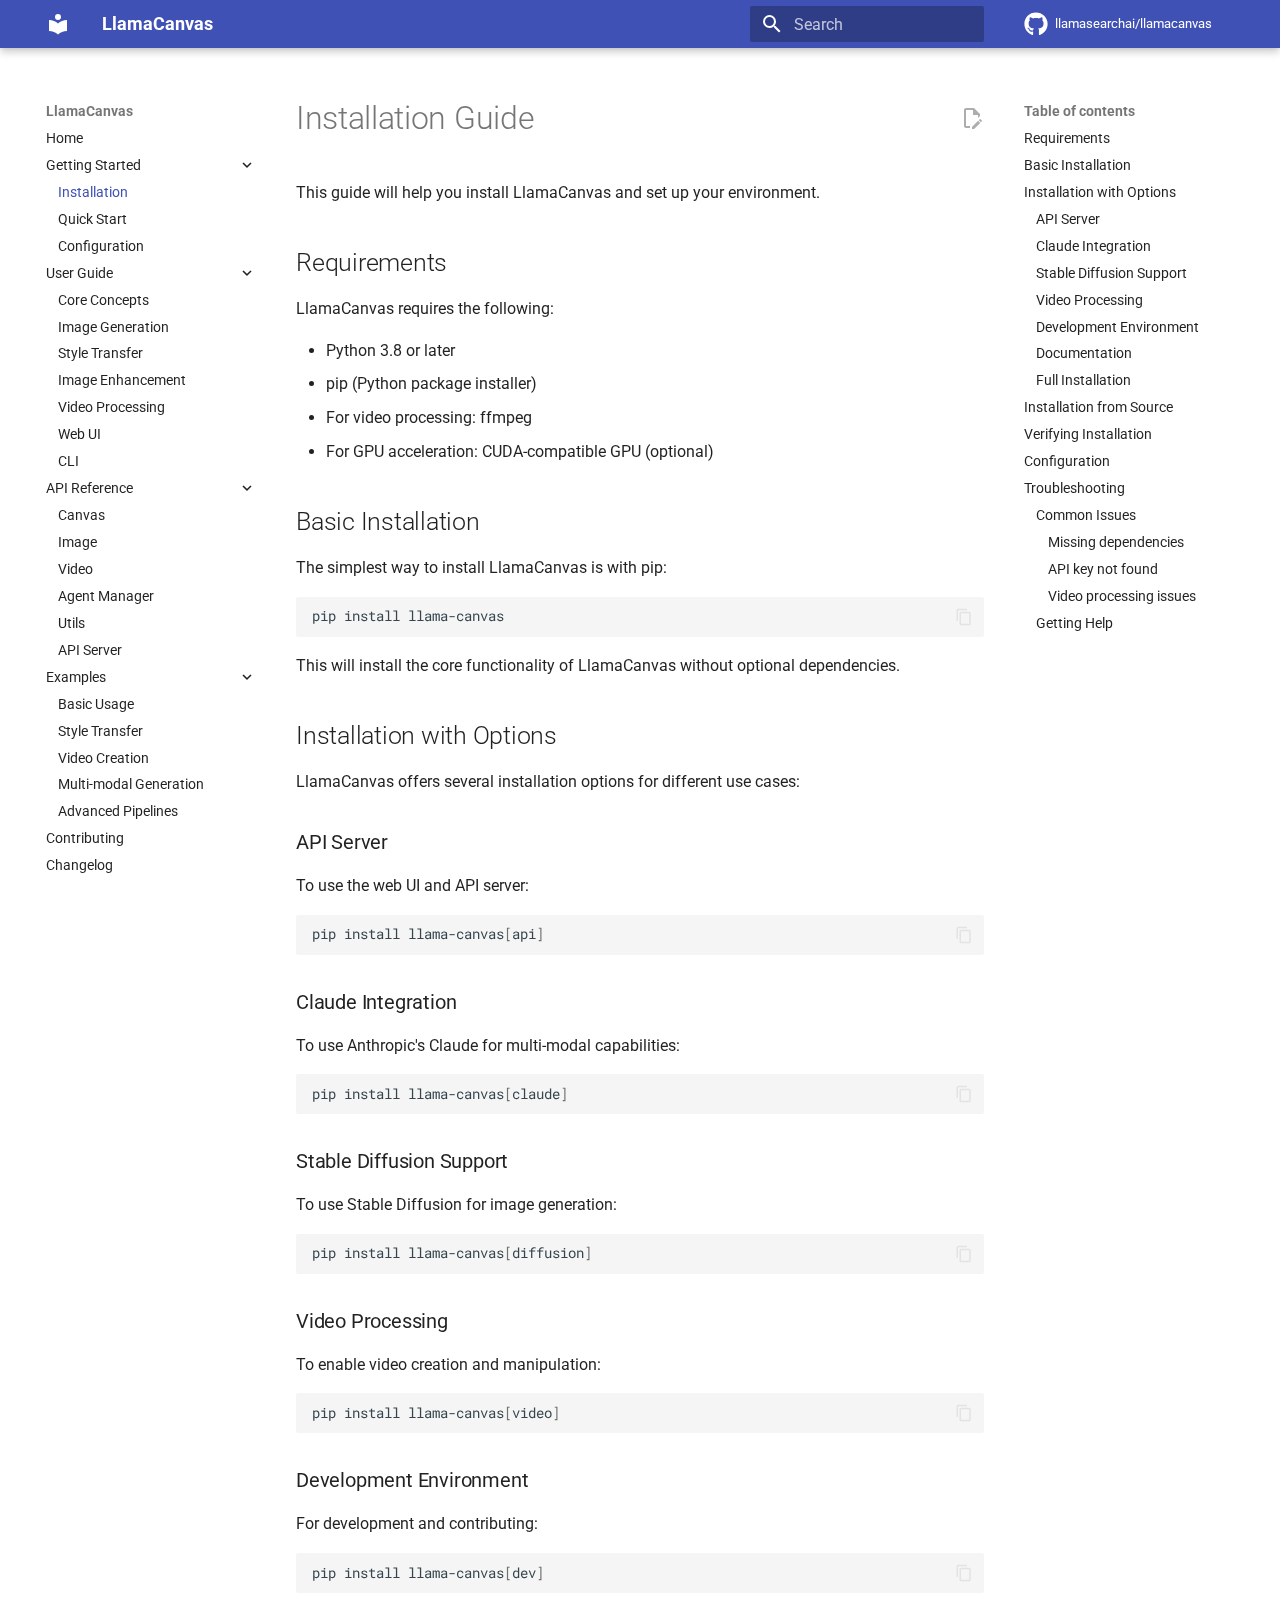
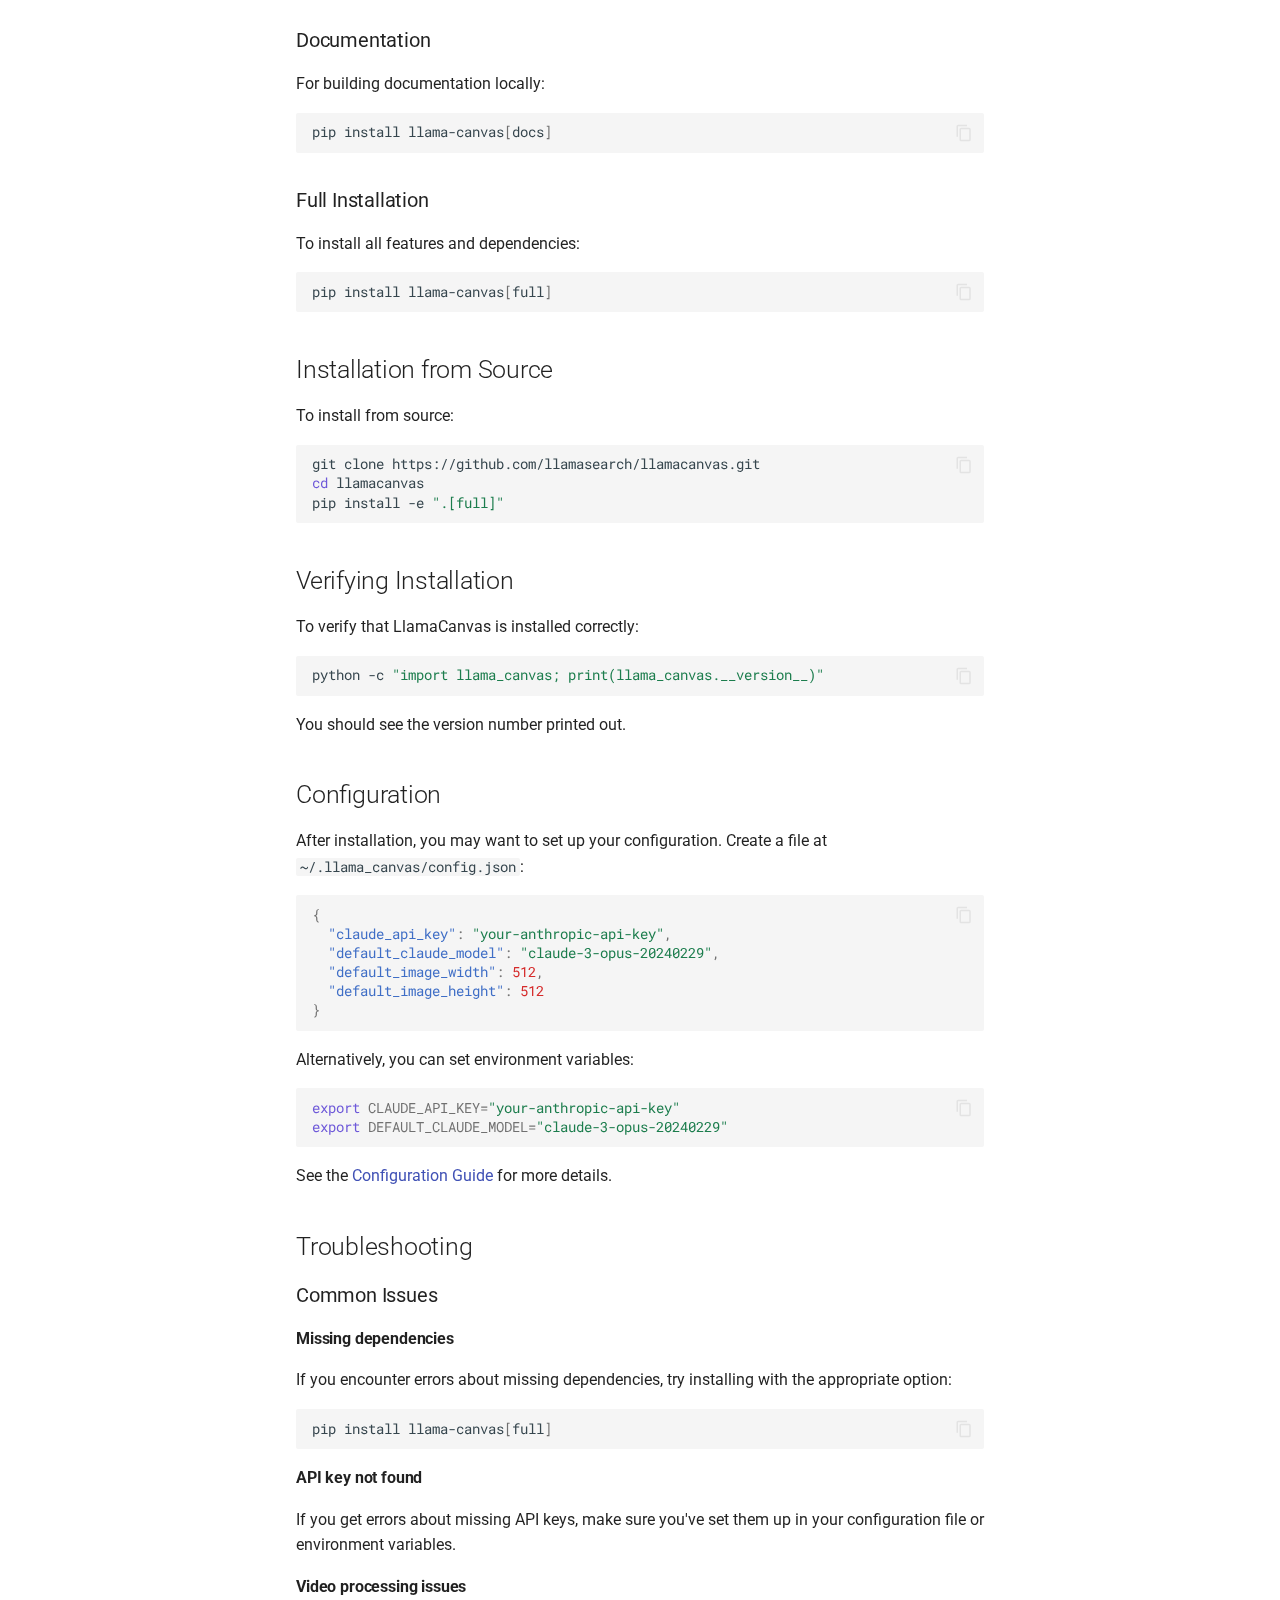
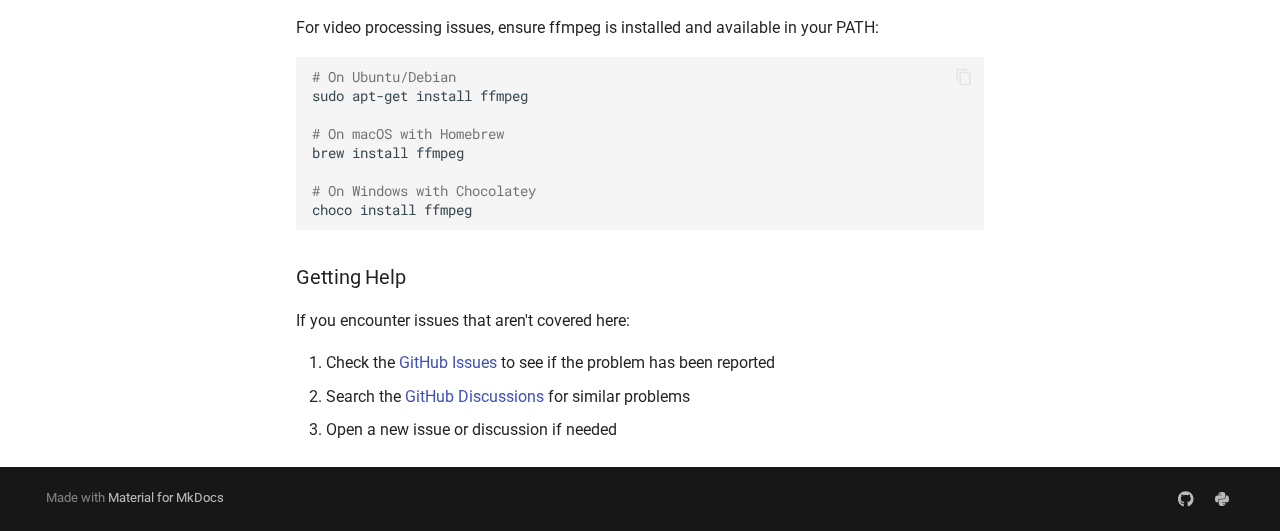
<file: user_guide/installation/index.html>
<!doctype html>
<html lang="en" class="no-js">
  <head>
    
      <meta charset="utf-8">
      <meta name="viewport" content="width=device-width,initial-scale=1">
      
        <meta name="description" content="Advanced AI-driven multi-modal generation platform with Claude API integration">
      
      
      
        <link rel="canonical" href="https://llamacanvas.readthedocs.io/user_guide/installation/">
      
      
        <link rel="prev" href="../..">
      
      
        <link rel="next" href="../quickstart/">
      
      
      <link rel="icon" href="../../assets/images/favicon.png">
      <meta name="generator" content="mkdocs-1.6.1, mkdocs-material-9.6.9">
    
    
      
        <title>Installation - LlamaCanvas</title>
      
    
    
      <link rel="stylesheet" href="../../assets/stylesheets/main.4af4bdda.min.css">
      
        
        <link rel="stylesheet" href="../../assets/stylesheets/palette.06af60db.min.css">
      
      


    
    
      
    
    
      
        
        
        <link rel="preconnect" href="https://fonts.gstatic.com" crossorigin>
        <link rel="stylesheet" href="https://fonts.googleapis.com/css?family=Roboto:300,300i,400,400i,700,700i%7CRoboto+Mono:400,400i,700,700i&display=fallback">
        <style>:root{--md-text-font:"Roboto";--md-code-font:"Roboto Mono"}</style>
      
    
    
      <link rel="stylesheet" href="../../assets/_mkdocstrings.css">
    
    <script>__md_scope=new URL("../..",location),__md_hash=e=>[...e].reduce(((e,_)=>(e<<5)-e+_.charCodeAt(0)),0),__md_get=(e,_=localStorage,t=__md_scope)=>JSON.parse(_.getItem(t.pathname+"."+e)),__md_set=(e,_,t=localStorage,a=__md_scope)=>{try{t.setItem(a.pathname+"."+e,JSON.stringify(_))}catch(e){}}</script>
    
      

    
    
    
  </head>
  
  
    
    
    
    
    
    <body dir="ltr" data-md-color-scheme="default" data-md-color-primary="indigo" data-md-color-accent="blue">
  
    
    <input class="md-toggle" data-md-toggle="drawer" type="checkbox" id="__drawer" autocomplete="off">
    <input class="md-toggle" data-md-toggle="search" type="checkbox" id="__search" autocomplete="off">
    <label class="md-overlay" for="__drawer"></label>
    <div data-md-component="skip">
      
        
        <a href="#installation-guide" class="md-skip">
          Skip to content
        </a>
      
    </div>
    <div data-md-component="announce">
      
    </div>
    
    
      

  

<header class="md-header md-header--shadow" data-md-component="header">
  <nav class="md-header__inner md-grid" aria-label="Header">
    <a href="../.." title="LlamaCanvas" class="md-header__button md-logo" aria-label="LlamaCanvas" data-md-component="logo">
      
  
  <svg xmlns="http://www.w3.org/2000/svg" viewBox="0 0 24 24"><path d="M12 8a3 3 0 0 0 3-3 3 3 0 0 0-3-3 3 3 0 0 0-3 3 3 3 0 0 0 3 3m0 3.54C9.64 9.35 6.5 8 3 8v11c3.5 0 6.64 1.35 9 3.54 2.36-2.19 5.5-3.54 9-3.54V8c-3.5 0-6.64 1.35-9 3.54"/></svg>

    </a>
    <label class="md-header__button md-icon" for="__drawer">
      
      <svg xmlns="http://www.w3.org/2000/svg" viewBox="0 0 24 24"><path d="M3 6h18v2H3zm0 5h18v2H3zm0 5h18v2H3z"/></svg>
    </label>
    <div class="md-header__title" data-md-component="header-title">
      <div class="md-header__ellipsis">
        <div class="md-header__topic">
          <span class="md-ellipsis">
            LlamaCanvas
          </span>
        </div>
        <div class="md-header__topic" data-md-component="header-topic">
          <span class="md-ellipsis">
            
              Installation
            
          </span>
        </div>
      </div>
    </div>
    
      
    
    
    
    
      <label class="md-header__button md-icon" for="__search">
        
        <svg xmlns="http://www.w3.org/2000/svg" viewBox="0 0 24 24"><path d="M9.5 3A6.5 6.5 0 0 1 16 9.5c0 1.61-.59 3.09-1.56 4.23l.27.27h.79l5 5-1.5 1.5-5-5v-.79l-.27-.27A6.52 6.52 0 0 1 9.5 16 6.5 6.5 0 0 1 3 9.5 6.5 6.5 0 0 1 9.5 3m0 2C7 5 5 7 5 9.5S7 14 9.5 14 14 12 14 9.5 12 5 9.5 5"/></svg>
      </label>
      <div class="md-search" data-md-component="search" role="dialog">
  <label class="md-search__overlay" for="__search"></label>
  <div class="md-search__inner" role="search">
    <form class="md-search__form" name="search">
      <input type="text" class="md-search__input" name="query" aria-label="Search" placeholder="Search" autocapitalize="off" autocorrect="off" autocomplete="off" spellcheck="false" data-md-component="search-query" required>
      <label class="md-search__icon md-icon" for="__search">
        
        <svg xmlns="http://www.w3.org/2000/svg" viewBox="0 0 24 24"><path d="M9.5 3A6.5 6.5 0 0 1 16 9.5c0 1.61-.59 3.09-1.56 4.23l.27.27h.79l5 5-1.5 1.5-5-5v-.79l-.27-.27A6.52 6.52 0 0 1 9.5 16 6.5 6.5 0 0 1 3 9.5 6.5 6.5 0 0 1 9.5 3m0 2C7 5 5 7 5 9.5S7 14 9.5 14 14 12 14 9.5 12 5 9.5 5"/></svg>
        
        <svg xmlns="http://www.w3.org/2000/svg" viewBox="0 0 24 24"><path d="M20 11v2H8l5.5 5.5-1.42 1.42L4.16 12l7.92-7.92L13.5 5.5 8 11z"/></svg>
      </label>
      <nav class="md-search__options" aria-label="Search">
        
          <a href="javascript:void(0)" class="md-search__icon md-icon" title="Share" aria-label="Share" data-clipboard data-clipboard-text="" data-md-component="search-share" tabindex="-1">
            
            <svg xmlns="http://www.w3.org/2000/svg" viewBox="0 0 24 24"><path d="M18 16.08c-.76 0-1.44.3-1.96.77L8.91 12.7c.05-.23.09-.46.09-.7s-.04-.47-.09-.7l7.05-4.11c.54.5 1.25.81 2.04.81a3 3 0 0 0 3-3 3 3 0 0 0-3-3 3 3 0 0 0-3 3c0 .24.04.47.09.7L8.04 9.81C7.5 9.31 6.79 9 6 9a3 3 0 0 0-3 3 3 3 0 0 0 3 3c.79 0 1.5-.31 2.04-.81l7.12 4.15c-.05.21-.08.43-.08.66 0 1.61 1.31 2.91 2.92 2.91s2.92-1.3 2.92-2.91A2.92 2.92 0 0 0 18 16.08"/></svg>
          </a>
        
        <button type="reset" class="md-search__icon md-icon" title="Clear" aria-label="Clear" tabindex="-1">
          
          <svg xmlns="http://www.w3.org/2000/svg" viewBox="0 0 24 24"><path d="M19 6.41 17.59 5 12 10.59 6.41 5 5 6.41 10.59 12 5 17.59 6.41 19 12 13.41 17.59 19 19 17.59 13.41 12z"/></svg>
        </button>
      </nav>
      
    </form>
    <div class="md-search__output">
      <div class="md-search__scrollwrap" tabindex="0" data-md-scrollfix>
        <div class="md-search-result" data-md-component="search-result">
          <div class="md-search-result__meta">
            Initializing search
          </div>
          <ol class="md-search-result__list" role="presentation"></ol>
        </div>
      </div>
    </div>
  </div>
</div>
    
    
      <div class="md-header__source">
        <a href="https://github.com/llamasearchai/llamacanvas" title="Go to repository" class="md-source" data-md-component="source">
  <div class="md-source__icon md-icon">
    
    <svg xmlns="http://www.w3.org/2000/svg" viewBox="0 0 496 512"><!--! Font Awesome Free 6.7.2 by @fontawesome - https://fontawesome.com License - https://fontawesome.com/license/free (Icons: CC BY 4.0, Fonts: SIL OFL 1.1, Code: MIT License) Copyright 2024 Fonticons, Inc.--><path d="M165.9 397.4c0 2-2.3 3.6-5.2 3.6-3.3.3-5.6-1.3-5.6-3.6 0-2 2.3-3.6 5.2-3.6 3-.3 5.6 1.3 5.6 3.6m-31.1-4.5c-.7 2 1.3 4.3 4.3 4.9 2.6 1 5.6 0 6.2-2s-1.3-4.3-4.3-5.2c-2.6-.7-5.5.3-6.2 2.3m44.2-1.7c-2.9.7-4.9 2.6-4.6 4.9.3 2 2.9 3.3 5.9 2.6 2.9-.7 4.9-2.6 4.6-4.6-.3-1.9-3-3.2-5.9-2.9M244.8 8C106.1 8 0 113.3 0 252c0 110.9 69.8 205.8 169.5 239.2 12.8 2.3 17.3-5.6 17.3-12.1 0-6.2-.3-40.4-.3-61.4 0 0-70 15-84.7-29.8 0 0-11.4-29.1-27.8-36.6 0 0-22.9-15.7 1.6-15.4 0 0 24.9 2 38.6 25.8 21.9 38.6 58.6 27.5 72.9 20.9 2.3-16 8.8-27.1 16-33.7-55.9-6.2-112.3-14.3-112.3-110.5 0-27.5 7.6-41.3 23.6-58.9-2.6-6.5-11.1-33.3 2.6-67.9 20.9-6.5 69 27 69 27 20-5.6 41.5-8.5 62.8-8.5s42.8 2.9 62.8 8.5c0 0 48.1-33.6 69-27 13.7 34.7 5.2 61.4 2.6 67.9 16 17.7 25.8 31.5 25.8 58.9 0 96.5-58.9 104.2-114.8 110.5 9.2 7.9 17 22.9 17 46.4 0 33.7-.3 75.4-.3 83.6 0 6.5 4.6 14.4 17.3 12.1C428.2 457.8 496 362.9 496 252 496 113.3 383.5 8 244.8 8M97.2 352.9c-1.3 1-1 3.3.7 5.2 1.6 1.6 3.9 2.3 5.2 1 1.3-1 1-3.3-.7-5.2-1.6-1.6-3.9-2.3-5.2-1m-10.8-8.1c-.7 1.3.3 2.9 2.3 3.9 1.6 1 3.6.7 4.3-.7.7-1.3-.3-2.9-2.3-3.9-2-.6-3.6-.3-4.3.7m32.4 35.6c-1.6 1.3-1 4.3 1.3 6.2 2.3 2.3 5.2 2.6 6.5 1 1.3-1.3.7-4.3-1.3-6.2-2.2-2.3-5.2-2.6-6.5-1m-11.4-14.7c-1.6 1-1.6 3.6 0 5.9s4.3 3.3 5.6 2.3c1.6-1.3 1.6-3.9 0-6.2-1.4-2.3-4-3.3-5.6-2"/></svg>
  </div>
  <div class="md-source__repository">
    llamasearchai/llamacanvas
  </div>
</a>
      </div>
    
  </nav>
  
</header>
    
    <div class="md-container" data-md-component="container">
      
      
        
          
        
      
      <main class="md-main" data-md-component="main">
        <div class="md-main__inner md-grid">
          
            
              
              <div class="md-sidebar md-sidebar--primary" data-md-component="sidebar" data-md-type="navigation" >
                <div class="md-sidebar__scrollwrap">
                  <div class="md-sidebar__inner">
                    



<nav class="md-nav md-nav--primary" aria-label="Navigation" data-md-level="0">
  <label class="md-nav__title" for="__drawer">
    <a href="../.." title="LlamaCanvas" class="md-nav__button md-logo" aria-label="LlamaCanvas" data-md-component="logo">
      
  
  <svg xmlns="http://www.w3.org/2000/svg" viewBox="0 0 24 24"><path d="M12 8a3 3 0 0 0 3-3 3 3 0 0 0-3-3 3 3 0 0 0-3 3 3 3 0 0 0 3 3m0 3.54C9.64 9.35 6.5 8 3 8v11c3.5 0 6.64 1.35 9 3.54 2.36-2.19 5.5-3.54 9-3.54V8c-3.5 0-6.64 1.35-9 3.54"/></svg>

    </a>
    LlamaCanvas
  </label>
  
    <div class="md-nav__source">
      <a href="https://github.com/llamasearchai/llamacanvas" title="Go to repository" class="md-source" data-md-component="source">
  <div class="md-source__icon md-icon">
    
    <svg xmlns="http://www.w3.org/2000/svg" viewBox="0 0 496 512"><!--! Font Awesome Free 6.7.2 by @fontawesome - https://fontawesome.com License - https://fontawesome.com/license/free (Icons: CC BY 4.0, Fonts: SIL OFL 1.1, Code: MIT License) Copyright 2024 Fonticons, Inc.--><path d="M165.9 397.4c0 2-2.3 3.6-5.2 3.6-3.3.3-5.6-1.3-5.6-3.6 0-2 2.3-3.6 5.2-3.6 3-.3 5.6 1.3 5.6 3.6m-31.1-4.5c-.7 2 1.3 4.3 4.3 4.9 2.6 1 5.6 0 6.2-2s-1.3-4.3-4.3-5.2c-2.6-.7-5.5.3-6.2 2.3m44.2-1.7c-2.9.7-4.9 2.6-4.6 4.9.3 2 2.9 3.3 5.9 2.6 2.9-.7 4.9-2.6 4.6-4.6-.3-1.9-3-3.2-5.9-2.9M244.8 8C106.1 8 0 113.3 0 252c0 110.9 69.8 205.8 169.5 239.2 12.8 2.3 17.3-5.6 17.3-12.1 0-6.2-.3-40.4-.3-61.4 0 0-70 15-84.7-29.8 0 0-11.4-29.1-27.8-36.6 0 0-22.9-15.7 1.6-15.4 0 0 24.9 2 38.6 25.8 21.9 38.6 58.6 27.5 72.9 20.9 2.3-16 8.8-27.1 16-33.7-55.9-6.2-112.3-14.3-112.3-110.5 0-27.5 7.6-41.3 23.6-58.9-2.6-6.5-11.1-33.3 2.6-67.9 20.9-6.5 69 27 69 27 20-5.6 41.5-8.5 62.8-8.5s42.8 2.9 62.8 8.5c0 0 48.1-33.6 69-27 13.7 34.7 5.2 61.4 2.6 67.9 16 17.7 25.8 31.5 25.8 58.9 0 96.5-58.9 104.2-114.8 110.5 9.2 7.9 17 22.9 17 46.4 0 33.7-.3 75.4-.3 83.6 0 6.5 4.6 14.4 17.3 12.1C428.2 457.8 496 362.9 496 252 496 113.3 383.5 8 244.8 8M97.2 352.9c-1.3 1-1 3.3.7 5.2 1.6 1.6 3.9 2.3 5.2 1 1.3-1 1-3.3-.7-5.2-1.6-1.6-3.9-2.3-5.2-1m-10.8-8.1c-.7 1.3.3 2.9 2.3 3.9 1.6 1 3.6.7 4.3-.7.7-1.3-.3-2.9-2.3-3.9-2-.6-3.6-.3-4.3.7m32.4 35.6c-1.6 1.3-1 4.3 1.3 6.2 2.3 2.3 5.2 2.6 6.5 1 1.3-1.3.7-4.3-1.3-6.2-2.2-2.3-5.2-2.6-6.5-1m-11.4-14.7c-1.6 1-1.6 3.6 0 5.9s4.3 3.3 5.6 2.3c1.6-1.3 1.6-3.9 0-6.2-1.4-2.3-4-3.3-5.6-2"/></svg>
  </div>
  <div class="md-source__repository">
    llamasearchai/llamacanvas
  </div>
</a>
    </div>
  
  <ul class="md-nav__list" data-md-scrollfix>
    
      
      
  
  
  
  
    <li class="md-nav__item">
      <a href="../.." class="md-nav__link">
        
  
  <span class="md-ellipsis">
    Home
    
  </span>
  

      </a>
    </li>
  

    
      
      
  
  
    
  
  
  
    
    
      
        
      
        
      
        
      
    
    
    
    <li class="md-nav__item md-nav__item--active md-nav__item--nested">
      
        
        
        <input class="md-nav__toggle md-toggle " type="checkbox" id="__nav_2" checked>
        
          
          <label class="md-nav__link" for="__nav_2" id="__nav_2_label" tabindex="0">
            
  
  <span class="md-ellipsis">
    Getting Started
    
  </span>
  

            <span class="md-nav__icon md-icon"></span>
          </label>
        
        <nav class="md-nav" data-md-level="1" aria-labelledby="__nav_2_label" aria-expanded="true">
          <label class="md-nav__title" for="__nav_2">
            <span class="md-nav__icon md-icon"></span>
            Getting Started
          </label>
          <ul class="md-nav__list" data-md-scrollfix>
            
              
                
  
  
    
  
  
  
    <li class="md-nav__item md-nav__item--active">
      
      <input class="md-nav__toggle md-toggle" type="checkbox" id="__toc">
      
      
        
      
      
        <label class="md-nav__link md-nav__link--active" for="__toc">
          
  
  <span class="md-ellipsis">
    Installation
    
  </span>
  

          <span class="md-nav__icon md-icon"></span>
        </label>
      
      <a href="./" class="md-nav__link md-nav__link--active">
        
  
  <span class="md-ellipsis">
    Installation
    
  </span>
  

      </a>
      
        

<nav class="md-nav md-nav--secondary" aria-label="Table of contents">
  
  
  
    
  
  
    <label class="md-nav__title" for="__toc">
      <span class="md-nav__icon md-icon"></span>
      Table of contents
    </label>
    <ul class="md-nav__list" data-md-component="toc" data-md-scrollfix>
      
        <li class="md-nav__item">
  <a href="#requirements" class="md-nav__link">
    <span class="md-ellipsis">
      Requirements
    </span>
  </a>
  
</li>
      
        <li class="md-nav__item">
  <a href="#basic-installation" class="md-nav__link">
    <span class="md-ellipsis">
      Basic Installation
    </span>
  </a>
  
</li>
      
        <li class="md-nav__item">
  <a href="#installation-with-options" class="md-nav__link">
    <span class="md-ellipsis">
      Installation with Options
    </span>
  </a>
  
    <nav class="md-nav" aria-label="Installation with Options">
      <ul class="md-nav__list">
        
          <li class="md-nav__item">
  <a href="#api-server" class="md-nav__link">
    <span class="md-ellipsis">
      API Server
    </span>
  </a>
  
</li>
        
          <li class="md-nav__item">
  <a href="#claude-integration" class="md-nav__link">
    <span class="md-ellipsis">
      Claude Integration
    </span>
  </a>
  
</li>
        
          <li class="md-nav__item">
  <a href="#stable-diffusion-support" class="md-nav__link">
    <span class="md-ellipsis">
      Stable Diffusion Support
    </span>
  </a>
  
</li>
        
          <li class="md-nav__item">
  <a href="#video-processing" class="md-nav__link">
    <span class="md-ellipsis">
      Video Processing
    </span>
  </a>
  
</li>
        
          <li class="md-nav__item">
  <a href="#development-environment" class="md-nav__link">
    <span class="md-ellipsis">
      Development Environment
    </span>
  </a>
  
</li>
        
          <li class="md-nav__item">
  <a href="#documentation" class="md-nav__link">
    <span class="md-ellipsis">
      Documentation
    </span>
  </a>
  
</li>
        
          <li class="md-nav__item">
  <a href="#full-installation" class="md-nav__link">
    <span class="md-ellipsis">
      Full Installation
    </span>
  </a>
  
</li>
        
      </ul>
    </nav>
  
</li>
      
        <li class="md-nav__item">
  <a href="#installation-from-source" class="md-nav__link">
    <span class="md-ellipsis">
      Installation from Source
    </span>
  </a>
  
</li>
      
        <li class="md-nav__item">
  <a href="#verifying-installation" class="md-nav__link">
    <span class="md-ellipsis">
      Verifying Installation
    </span>
  </a>
  
</li>
      
        <li class="md-nav__item">
  <a href="#configuration" class="md-nav__link">
    <span class="md-ellipsis">
      Configuration
    </span>
  </a>
  
</li>
      
        <li class="md-nav__item">
  <a href="#troubleshooting" class="md-nav__link">
    <span class="md-ellipsis">
      Troubleshooting
    </span>
  </a>
  
    <nav class="md-nav" aria-label="Troubleshooting">
      <ul class="md-nav__list">
        
          <li class="md-nav__item">
  <a href="#common-issues" class="md-nav__link">
    <span class="md-ellipsis">
      Common Issues
    </span>
  </a>
  
    <nav class="md-nav" aria-label="Common Issues">
      <ul class="md-nav__list">
        
          <li class="md-nav__item">
  <a href="#missing-dependencies" class="md-nav__link">
    <span class="md-ellipsis">
      Missing dependencies
    </span>
  </a>
  
</li>
        
          <li class="md-nav__item">
  <a href="#api-key-not-found" class="md-nav__link">
    <span class="md-ellipsis">
      API key not found
    </span>
  </a>
  
</li>
        
          <li class="md-nav__item">
  <a href="#video-processing-issues" class="md-nav__link">
    <span class="md-ellipsis">
      Video processing issues
    </span>
  </a>
  
</li>
        
      </ul>
    </nav>
  
</li>
        
          <li class="md-nav__item">
  <a href="#getting-help" class="md-nav__link">
    <span class="md-ellipsis">
      Getting Help
    </span>
  </a>
  
</li>
        
      </ul>
    </nav>
  
</li>
      
    </ul>
  
</nav>
      
    </li>
  

              
            
              
                
  
  
  
  
    <li class="md-nav__item">
      <a href="../quickstart/" class="md-nav__link">
        
  
  <span class="md-ellipsis">
    Quick Start
    
  </span>
  

      </a>
    </li>
  

              
            
              
                
  
  
  
  
    <li class="md-nav__item">
      <a href="../configuration/" class="md-nav__link">
        
  
  <span class="md-ellipsis">
    Configuration
    
  </span>
  

      </a>
    </li>
  

              
            
          </ul>
        </nav>
      
    </li>
  

    
      
      
  
  
  
  
    
    
      
        
      
        
      
        
      
        
      
        
      
        
      
        
      
    
    
    
    <li class="md-nav__item md-nav__item--nested">
      
        
        
          
        
        <input class="md-nav__toggle md-toggle md-toggle--indeterminate" type="checkbox" id="__nav_3" >
        
          
          <label class="md-nav__link" for="__nav_3" id="__nav_3_label" tabindex="0">
            
  
  <span class="md-ellipsis">
    User Guide
    
  </span>
  

            <span class="md-nav__icon md-icon"></span>
          </label>
        
        <nav class="md-nav" data-md-level="1" aria-labelledby="__nav_3_label" aria-expanded="false">
          <label class="md-nav__title" for="__nav_3">
            <span class="md-nav__icon md-icon"></span>
            User Guide
          </label>
          <ul class="md-nav__list" data-md-scrollfix>
            
              
                
  
  
  
  
    <li class="md-nav__item">
      <a href="../core_concepts/" class="md-nav__link">
        
  
  <span class="md-ellipsis">
    Core Concepts
    
  </span>
  

      </a>
    </li>
  

              
            
              
                
  
  
  
  
    <li class="md-nav__item">
      <a href="../image_generation/" class="md-nav__link">
        
  
  <span class="md-ellipsis">
    Image Generation
    
  </span>
  

      </a>
    </li>
  

              
            
              
                
  
  
  
  
    <li class="md-nav__item">
      <a href="../style_transfer.md" class="md-nav__link">
        
  
  <span class="md-ellipsis">
    Style Transfer
    
  </span>
  

      </a>
    </li>
  

              
            
              
                
  
  
  
  
    <li class="md-nav__item">
      <a href="../image_enhancement.md" class="md-nav__link">
        
  
  <span class="md-ellipsis">
    Image Enhancement
    
  </span>
  

      </a>
    </li>
  

              
            
              
                
  
  
  
  
    <li class="md-nav__item">
      <a href="../video_processing.md" class="md-nav__link">
        
  
  <span class="md-ellipsis">
    Video Processing
    
  </span>
  

      </a>
    </li>
  

              
            
              
                
  
  
  
  
    <li class="md-nav__item">
      <a href="../web_ui.md" class="md-nav__link">
        
  
  <span class="md-ellipsis">
    Web UI
    
  </span>
  

      </a>
    </li>
  

              
            
              
                
  
  
  
  
    <li class="md-nav__item">
      <a href="../cli.md" class="md-nav__link">
        
  
  <span class="md-ellipsis">
    CLI
    
  </span>
  

      </a>
    </li>
  

              
            
          </ul>
        </nav>
      
    </li>
  

    
      
      
  
  
  
  
    
    
      
        
      
        
      
        
      
        
      
        
      
        
      
    
    
    
    <li class="md-nav__item md-nav__item--nested">
      
        
        
          
        
        <input class="md-nav__toggle md-toggle md-toggle--indeterminate" type="checkbox" id="__nav_4" >
        
          
          <label class="md-nav__link" for="__nav_4" id="__nav_4_label" tabindex="0">
            
  
  <span class="md-ellipsis">
    API Reference
    
  </span>
  

            <span class="md-nav__icon md-icon"></span>
          </label>
        
        <nav class="md-nav" data-md-level="1" aria-labelledby="__nav_4_label" aria-expanded="false">
          <label class="md-nav__title" for="__nav_4">
            <span class="md-nav__icon md-icon"></span>
            API Reference
          </label>
          <ul class="md-nav__list" data-md-scrollfix>
            
              
                
  
  
  
  
    <li class="md-nav__item">
      <a href="../../api_reference/canvas/" class="md-nav__link">
        
  
  <span class="md-ellipsis">
    Canvas
    
  </span>
  

      </a>
    </li>
  

              
            
              
                
  
  
  
  
    <li class="md-nav__item">
      <a href="../../api_reference/image/" class="md-nav__link">
        
  
  <span class="md-ellipsis">
    Image
    
  </span>
  

      </a>
    </li>
  

              
            
              
                
  
  
  
  
    <li class="md-nav__item">
      <a href="../../api_reference/video.md" class="md-nav__link">
        
  
  <span class="md-ellipsis">
    Video
    
  </span>
  

      </a>
    </li>
  

              
            
              
                
  
  
  
  
    <li class="md-nav__item">
      <a href="../../api_reference/agent_manager.md" class="md-nav__link">
        
  
  <span class="md-ellipsis">
    Agent Manager
    
  </span>
  

      </a>
    </li>
  

              
            
              
                
  
  
  
  
    <li class="md-nav__item">
      <a href="../../api_reference/utils.md" class="md-nav__link">
        
  
  <span class="md-ellipsis">
    Utils
    
  </span>
  

      </a>
    </li>
  

              
            
              
                
  
  
  
  
    <li class="md-nav__item">
      <a href="../../api_reference/api.md" class="md-nav__link">
        
  
  <span class="md-ellipsis">
    API Server
    
  </span>
  

      </a>
    </li>
  

              
            
          </ul>
        </nav>
      
    </li>
  

    
      
      
  
  
  
  
    
    
      
        
      
        
      
        
      
        
      
        
      
    
    
    
    <li class="md-nav__item md-nav__item--nested">
      
        
        
          
        
        <input class="md-nav__toggle md-toggle md-toggle--indeterminate" type="checkbox" id="__nav_5" >
        
          
          <label class="md-nav__link" for="__nav_5" id="__nav_5_label" tabindex="0">
            
  
  <span class="md-ellipsis">
    Examples
    
  </span>
  

            <span class="md-nav__icon md-icon"></span>
          </label>
        
        <nav class="md-nav" data-md-level="1" aria-labelledby="__nav_5_label" aria-expanded="false">
          <label class="md-nav__title" for="__nav_5">
            <span class="md-nav__icon md-icon"></span>
            Examples
          </label>
          <ul class="md-nav__list" data-md-scrollfix>
            
              
                
  
  
  
  
    <li class="md-nav__item">
      <a href="../../examples/basic_usage.md" class="md-nav__link">
        
  
  <span class="md-ellipsis">
    Basic Usage
    
  </span>
  

      </a>
    </li>
  

              
            
              
                
  
  
  
  
    <li class="md-nav__item">
      <a href="../../examples/style_transfer.md" class="md-nav__link">
        
  
  <span class="md-ellipsis">
    Style Transfer
    
  </span>
  

      </a>
    </li>
  

              
            
              
                
  
  
  
  
    <li class="md-nav__item">
      <a href="../../examples/video_creation.md" class="md-nav__link">
        
  
  <span class="md-ellipsis">
    Video Creation
    
  </span>
  

      </a>
    </li>
  

              
            
              
                
  
  
  
  
    <li class="md-nav__item">
      <a href="../../examples/multimodal_generation.md" class="md-nav__link">
        
  
  <span class="md-ellipsis">
    Multi-modal Generation
    
  </span>
  

      </a>
    </li>
  

              
            
              
                
  
  
  
  
    <li class="md-nav__item">
      <a href="../../examples/advanced_pipelines.md" class="md-nav__link">
        
  
  <span class="md-ellipsis">
    Advanced Pipelines
    
  </span>
  

      </a>
    </li>
  

              
            
          </ul>
        </nav>
      
    </li>
  

    
      
      
  
  
  
  
    <li class="md-nav__item">
      <a href="../../contributing.md" class="md-nav__link">
        
  
  <span class="md-ellipsis">
    Contributing
    
  </span>
  

      </a>
    </li>
  

    
      
      
  
  
  
  
    <li class="md-nav__item">
      <a href="../../changelog.md" class="md-nav__link">
        
  
  <span class="md-ellipsis">
    Changelog
    
  </span>
  

      </a>
    </li>
  

    
  </ul>
</nav>
                  </div>
                </div>
              </div>
            
            
              
              <div class="md-sidebar md-sidebar--secondary" data-md-component="sidebar" data-md-type="toc" >
                <div class="md-sidebar__scrollwrap">
                  <div class="md-sidebar__inner">
                    

<nav class="md-nav md-nav--secondary" aria-label="Table of contents">
  
  
  
    
  
  
    <label class="md-nav__title" for="__toc">
      <span class="md-nav__icon md-icon"></span>
      Table of contents
    </label>
    <ul class="md-nav__list" data-md-component="toc" data-md-scrollfix>
      
        <li class="md-nav__item">
  <a href="#requirements" class="md-nav__link">
    <span class="md-ellipsis">
      Requirements
    </span>
  </a>
  
</li>
      
        <li class="md-nav__item">
  <a href="#basic-installation" class="md-nav__link">
    <span class="md-ellipsis">
      Basic Installation
    </span>
  </a>
  
</li>
      
        <li class="md-nav__item">
  <a href="#installation-with-options" class="md-nav__link">
    <span class="md-ellipsis">
      Installation with Options
    </span>
  </a>
  
    <nav class="md-nav" aria-label="Installation with Options">
      <ul class="md-nav__list">
        
          <li class="md-nav__item">
  <a href="#api-server" class="md-nav__link">
    <span class="md-ellipsis">
      API Server
    </span>
  </a>
  
</li>
        
          <li class="md-nav__item">
  <a href="#claude-integration" class="md-nav__link">
    <span class="md-ellipsis">
      Claude Integration
    </span>
  </a>
  
</li>
        
          <li class="md-nav__item">
  <a href="#stable-diffusion-support" class="md-nav__link">
    <span class="md-ellipsis">
      Stable Diffusion Support
    </span>
  </a>
  
</li>
        
          <li class="md-nav__item">
  <a href="#video-processing" class="md-nav__link">
    <span class="md-ellipsis">
      Video Processing
    </span>
  </a>
  
</li>
        
          <li class="md-nav__item">
  <a href="#development-environment" class="md-nav__link">
    <span class="md-ellipsis">
      Development Environment
    </span>
  </a>
  
</li>
        
          <li class="md-nav__item">
  <a href="#documentation" class="md-nav__link">
    <span class="md-ellipsis">
      Documentation
    </span>
  </a>
  
</li>
        
          <li class="md-nav__item">
  <a href="#full-installation" class="md-nav__link">
    <span class="md-ellipsis">
      Full Installation
    </span>
  </a>
  
</li>
        
      </ul>
    </nav>
  
</li>
      
        <li class="md-nav__item">
  <a href="#installation-from-source" class="md-nav__link">
    <span class="md-ellipsis">
      Installation from Source
    </span>
  </a>
  
</li>
      
        <li class="md-nav__item">
  <a href="#verifying-installation" class="md-nav__link">
    <span class="md-ellipsis">
      Verifying Installation
    </span>
  </a>
  
</li>
      
        <li class="md-nav__item">
  <a href="#configuration" class="md-nav__link">
    <span class="md-ellipsis">
      Configuration
    </span>
  </a>
  
</li>
      
        <li class="md-nav__item">
  <a href="#troubleshooting" class="md-nav__link">
    <span class="md-ellipsis">
      Troubleshooting
    </span>
  </a>
  
    <nav class="md-nav" aria-label="Troubleshooting">
      <ul class="md-nav__list">
        
          <li class="md-nav__item">
  <a href="#common-issues" class="md-nav__link">
    <span class="md-ellipsis">
      Common Issues
    </span>
  </a>
  
    <nav class="md-nav" aria-label="Common Issues">
      <ul class="md-nav__list">
        
          <li class="md-nav__item">
  <a href="#missing-dependencies" class="md-nav__link">
    <span class="md-ellipsis">
      Missing dependencies
    </span>
  </a>
  
</li>
        
          <li class="md-nav__item">
  <a href="#api-key-not-found" class="md-nav__link">
    <span class="md-ellipsis">
      API key not found
    </span>
  </a>
  
</li>
        
          <li class="md-nav__item">
  <a href="#video-processing-issues" class="md-nav__link">
    <span class="md-ellipsis">
      Video processing issues
    </span>
  </a>
  
</li>
        
      </ul>
    </nav>
  
</li>
        
          <li class="md-nav__item">
  <a href="#getting-help" class="md-nav__link">
    <span class="md-ellipsis">
      Getting Help
    </span>
  </a>
  
</li>
        
      </ul>
    </nav>
  
</li>
      
    </ul>
  
</nav>
                  </div>
                </div>
              </div>
            
          
          
            <div class="md-content" data-md-component="content">
              <article class="md-content__inner md-typeset">
                
                  


  
    <a href="https://github.com/llamasearchai/llamacanvas/edit/main/docs/user_guide/installation.md" title="Edit this page" class="md-content__button md-icon">
      
      <svg xmlns="http://www.w3.org/2000/svg" viewBox="0 0 24 24"><path d="M10 20H6V4h7v5h5v3.1l2-2V8l-6-6H6c-1.1 0-2 .9-2 2v16c0 1.1.9 2 2 2h4zm10.2-7c.1 0 .3.1.4.2l1.3 1.3c.2.2.2.6 0 .8l-1 1-2.1-2.1 1-1c.1-.1.2-.2.4-.2m0 3.9L14.1 23H12v-2.1l6.1-6.1z"/></svg>
    </a>
  
  


<h1 id="installation-guide">Installation Guide<a class="headerlink" href="#installation-guide" title="Permanent link">&para;</a></h1>
<p>This guide will help you install LlamaCanvas and set up your environment.</p>
<h2 id="requirements">Requirements<a class="headerlink" href="#requirements" title="Permanent link">&para;</a></h2>
<p>LlamaCanvas requires the following:</p>
<ul>
<li>Python 3.8 or later</li>
<li>pip (Python package installer)</li>
<li>For video processing: ffmpeg</li>
<li>For GPU acceleration: CUDA-compatible GPU (optional)</li>
</ul>
<h2 id="basic-installation">Basic Installation<a class="headerlink" href="#basic-installation" title="Permanent link">&para;</a></h2>
<p>The simplest way to install LlamaCanvas is with pip:</p>
<div class="language-bash highlight"><pre><span></span><code><span id="__span-0-1"><a id="__codelineno-0-1" name="__codelineno-0-1" href="#__codelineno-0-1"></a>pip<span class="w"> </span>install<span class="w"> </span>llama-canvas
</span></code></pre></div>
<p>This will install the core functionality of LlamaCanvas without optional dependencies.</p>
<h2 id="installation-with-options">Installation with Options<a class="headerlink" href="#installation-with-options" title="Permanent link">&para;</a></h2>
<p>LlamaCanvas offers several installation options for different use cases:</p>
<h3 id="api-server">API Server<a class="headerlink" href="#api-server" title="Permanent link">&para;</a></h3>
<p>To use the web UI and API server:</p>
<div class="language-bash highlight"><pre><span></span><code><span id="__span-1-1"><a id="__codelineno-1-1" name="__codelineno-1-1" href="#__codelineno-1-1"></a>pip<span class="w"> </span>install<span class="w"> </span>llama-canvas<span class="o">[</span>api<span class="o">]</span>
</span></code></pre></div>
<h3 id="claude-integration">Claude Integration<a class="headerlink" href="#claude-integration" title="Permanent link">&para;</a></h3>
<p>To use Anthropic's Claude for multi-modal capabilities:</p>
<div class="language-bash highlight"><pre><span></span><code><span id="__span-2-1"><a id="__codelineno-2-1" name="__codelineno-2-1" href="#__codelineno-2-1"></a>pip<span class="w"> </span>install<span class="w"> </span>llama-canvas<span class="o">[</span>claude<span class="o">]</span>
</span></code></pre></div>
<h3 id="stable-diffusion-support">Stable Diffusion Support<a class="headerlink" href="#stable-diffusion-support" title="Permanent link">&para;</a></h3>
<p>To use Stable Diffusion for image generation:</p>
<div class="language-bash highlight"><pre><span></span><code><span id="__span-3-1"><a id="__codelineno-3-1" name="__codelineno-3-1" href="#__codelineno-3-1"></a>pip<span class="w"> </span>install<span class="w"> </span>llama-canvas<span class="o">[</span>diffusion<span class="o">]</span>
</span></code></pre></div>
<h3 id="video-processing">Video Processing<a class="headerlink" href="#video-processing" title="Permanent link">&para;</a></h3>
<p>To enable video creation and manipulation:</p>
<div class="language-bash highlight"><pre><span></span><code><span id="__span-4-1"><a id="__codelineno-4-1" name="__codelineno-4-1" href="#__codelineno-4-1"></a>pip<span class="w"> </span>install<span class="w"> </span>llama-canvas<span class="o">[</span>video<span class="o">]</span>
</span></code></pre></div>
<h3 id="development-environment">Development Environment<a class="headerlink" href="#development-environment" title="Permanent link">&para;</a></h3>
<p>For development and contributing:</p>
<div class="language-bash highlight"><pre><span></span><code><span id="__span-5-1"><a id="__codelineno-5-1" name="__codelineno-5-1" href="#__codelineno-5-1"></a>pip<span class="w"> </span>install<span class="w"> </span>llama-canvas<span class="o">[</span>dev<span class="o">]</span>
</span></code></pre></div>
<h3 id="documentation">Documentation<a class="headerlink" href="#documentation" title="Permanent link">&para;</a></h3>
<p>For building documentation locally:</p>
<div class="language-bash highlight"><pre><span></span><code><span id="__span-6-1"><a id="__codelineno-6-1" name="__codelineno-6-1" href="#__codelineno-6-1"></a>pip<span class="w"> </span>install<span class="w"> </span>llama-canvas<span class="o">[</span>docs<span class="o">]</span>
</span></code></pre></div>
<h3 id="full-installation">Full Installation<a class="headerlink" href="#full-installation" title="Permanent link">&para;</a></h3>
<p>To install all features and dependencies:</p>
<div class="language-bash highlight"><pre><span></span><code><span id="__span-7-1"><a id="__codelineno-7-1" name="__codelineno-7-1" href="#__codelineno-7-1"></a>pip<span class="w"> </span>install<span class="w"> </span>llama-canvas<span class="o">[</span>full<span class="o">]</span>
</span></code></pre></div>
<h2 id="installation-from-source">Installation from Source<a class="headerlink" href="#installation-from-source" title="Permanent link">&para;</a></h2>
<p>To install from source:</p>
<div class="language-bash highlight"><pre><span></span><code><span id="__span-8-1"><a id="__codelineno-8-1" name="__codelineno-8-1" href="#__codelineno-8-1"></a>git<span class="w"> </span>clone<span class="w"> </span>https://github.com/llamasearch/llamacanvas.git
</span><span id="__span-8-2"><a id="__codelineno-8-2" name="__codelineno-8-2" href="#__codelineno-8-2"></a><span class="nb">cd</span><span class="w"> </span>llamacanvas
</span><span id="__span-8-3"><a id="__codelineno-8-3" name="__codelineno-8-3" href="#__codelineno-8-3"></a>pip<span class="w"> </span>install<span class="w"> </span>-e<span class="w"> </span><span class="s2">&quot;.[full]&quot;</span>
</span></code></pre></div>
<h2 id="verifying-installation">Verifying Installation<a class="headerlink" href="#verifying-installation" title="Permanent link">&para;</a></h2>
<p>To verify that LlamaCanvas is installed correctly:</p>
<div class="language-bash highlight"><pre><span></span><code><span id="__span-9-1"><a id="__codelineno-9-1" name="__codelineno-9-1" href="#__codelineno-9-1"></a>python<span class="w"> </span>-c<span class="w"> </span><span class="s2">&quot;import llama_canvas; print(llama_canvas.__version__)&quot;</span>
</span></code></pre></div>
<p>You should see the version number printed out.</p>
<h2 id="configuration">Configuration<a class="headerlink" href="#configuration" title="Permanent link">&para;</a></h2>
<p>After installation, you may want to set up your configuration. Create a file at <code>~/.llama_canvas/config.json</code>:</p>
<div class="language-json highlight"><pre><span></span><code><span id="__span-10-1"><a id="__codelineno-10-1" name="__codelineno-10-1" href="#__codelineno-10-1"></a><span class="p">{</span>
</span><span id="__span-10-2"><a id="__codelineno-10-2" name="__codelineno-10-2" href="#__codelineno-10-2"></a><span class="w">  </span><span class="nt">&quot;claude_api_key&quot;</span><span class="p">:</span><span class="w"> </span><span class="s2">&quot;your-anthropic-api-key&quot;</span><span class="p">,</span>
</span><span id="__span-10-3"><a id="__codelineno-10-3" name="__codelineno-10-3" href="#__codelineno-10-3"></a><span class="w">  </span><span class="nt">&quot;default_claude_model&quot;</span><span class="p">:</span><span class="w"> </span><span class="s2">&quot;claude-3-opus-20240229&quot;</span><span class="p">,</span>
</span><span id="__span-10-4"><a id="__codelineno-10-4" name="__codelineno-10-4" href="#__codelineno-10-4"></a><span class="w">  </span><span class="nt">&quot;default_image_width&quot;</span><span class="p">:</span><span class="w"> </span><span class="mi">512</span><span class="p">,</span>
</span><span id="__span-10-5"><a id="__codelineno-10-5" name="__codelineno-10-5" href="#__codelineno-10-5"></a><span class="w">  </span><span class="nt">&quot;default_image_height&quot;</span><span class="p">:</span><span class="w"> </span><span class="mi">512</span>
</span><span id="__span-10-6"><a id="__codelineno-10-6" name="__codelineno-10-6" href="#__codelineno-10-6"></a><span class="p">}</span>
</span></code></pre></div>
<p>Alternatively, you can set environment variables:</p>
<div class="language-bash highlight"><pre><span></span><code><span id="__span-11-1"><a id="__codelineno-11-1" name="__codelineno-11-1" href="#__codelineno-11-1"></a><span class="nb">export</span><span class="w"> </span><span class="nv">CLAUDE_API_KEY</span><span class="o">=</span><span class="s2">&quot;your-anthropic-api-key&quot;</span>
</span><span id="__span-11-2"><a id="__codelineno-11-2" name="__codelineno-11-2" href="#__codelineno-11-2"></a><span class="nb">export</span><span class="w"> </span><span class="nv">DEFAULT_CLAUDE_MODEL</span><span class="o">=</span><span class="s2">&quot;claude-3-opus-20240229&quot;</span>
</span></code></pre></div>
<p>See the <a href="../configuration/">Configuration Guide</a> for more details.</p>
<h2 id="troubleshooting">Troubleshooting<a class="headerlink" href="#troubleshooting" title="Permanent link">&para;</a></h2>
<h3 id="common-issues">Common Issues<a class="headerlink" href="#common-issues" title="Permanent link">&para;</a></h3>
<h4 id="missing-dependencies">Missing dependencies<a class="headerlink" href="#missing-dependencies" title="Permanent link">&para;</a></h4>
<p>If you encounter errors about missing dependencies, try installing with the appropriate option:</p>
<div class="language-bash highlight"><pre><span></span><code><span id="__span-12-1"><a id="__codelineno-12-1" name="__codelineno-12-1" href="#__codelineno-12-1"></a>pip<span class="w"> </span>install<span class="w"> </span>llama-canvas<span class="o">[</span>full<span class="o">]</span>
</span></code></pre></div>
<h4 id="api-key-not-found">API key not found<a class="headerlink" href="#api-key-not-found" title="Permanent link">&para;</a></h4>
<p>If you get errors about missing API keys, make sure you've set them up in your configuration file or environment variables.</p>
<h4 id="video-processing-issues">Video processing issues<a class="headerlink" href="#video-processing-issues" title="Permanent link">&para;</a></h4>
<p>For video processing issues, ensure ffmpeg is installed and available in your PATH:</p>
<div class="language-bash highlight"><pre><span></span><code><span id="__span-13-1"><a id="__codelineno-13-1" name="__codelineno-13-1" href="#__codelineno-13-1"></a><span class="c1"># On Ubuntu/Debian</span>
</span><span id="__span-13-2"><a id="__codelineno-13-2" name="__codelineno-13-2" href="#__codelineno-13-2"></a>sudo<span class="w"> </span>apt-get<span class="w"> </span>install<span class="w"> </span>ffmpeg
</span><span id="__span-13-3"><a id="__codelineno-13-3" name="__codelineno-13-3" href="#__codelineno-13-3"></a>
</span><span id="__span-13-4"><a id="__codelineno-13-4" name="__codelineno-13-4" href="#__codelineno-13-4"></a><span class="c1"># On macOS with Homebrew</span>
</span><span id="__span-13-5"><a id="__codelineno-13-5" name="__codelineno-13-5" href="#__codelineno-13-5"></a>brew<span class="w"> </span>install<span class="w"> </span>ffmpeg
</span><span id="__span-13-6"><a id="__codelineno-13-6" name="__codelineno-13-6" href="#__codelineno-13-6"></a>
</span><span id="__span-13-7"><a id="__codelineno-13-7" name="__codelineno-13-7" href="#__codelineno-13-7"></a><span class="c1"># On Windows with Chocolatey</span>
</span><span id="__span-13-8"><a id="__codelineno-13-8" name="__codelineno-13-8" href="#__codelineno-13-8"></a>choco<span class="w"> </span>install<span class="w"> </span>ffmpeg
</span></code></pre></div>
<h3 id="getting-help">Getting Help<a class="headerlink" href="#getting-help" title="Permanent link">&para;</a></h3>
<p>If you encounter issues that aren't covered here:</p>
<ol>
<li>Check the <a href="https://github.com/llamasearch/llamacanvas/issues">GitHub Issues</a> to see if the problem has been reported</li>
<li>Search the <a href="https://github.com/llamasearch/llamacanvas/discussions">GitHub Discussions</a> for similar problems</li>
<li>Open a new issue or discussion if needed </li>
</ol>












                
              </article>
            </div>
          
          
<script>var target=document.getElementById(location.hash.slice(1));target&&target.name&&(target.checked=target.name.startsWith("__tabbed_"))</script>
        </div>
        
          <button type="button" class="md-top md-icon" data-md-component="top" hidden>
  
  <svg xmlns="http://www.w3.org/2000/svg" viewBox="0 0 24 24"><path d="M13 20h-2V8l-5.5 5.5-1.42-1.42L12 4.16l7.92 7.92-1.42 1.42L13 8z"/></svg>
  Back to top
</button>
        
      </main>
      
        <footer class="md-footer">
  
  <div class="md-footer-meta md-typeset">
    <div class="md-footer-meta__inner md-grid">
      <div class="md-copyright">
  
  
    Made with
    <a href="https://squidfunk.github.io/mkdocs-material/" target="_blank" rel="noopener">
      Material for MkDocs
    </a>
  
</div>
      
        <div class="md-social">
  
    
    
    
    
      
      
    
    <a href="https://github.com/llamasearchai" target="_blank" rel="noopener" title="github.com" class="md-social__link">
      <svg xmlns="http://www.w3.org/2000/svg" viewBox="0 0 496 512"><!--! Font Awesome Free 6.7.2 by @fontawesome - https://fontawesome.com License - https://fontawesome.com/license/free (Icons: CC BY 4.0, Fonts: SIL OFL 1.1, Code: MIT License) Copyright 2024 Fonticons, Inc.--><path d="M165.9 397.4c0 2-2.3 3.6-5.2 3.6-3.3.3-5.6-1.3-5.6-3.6 0-2 2.3-3.6 5.2-3.6 3-.3 5.6 1.3 5.6 3.6m-31.1-4.5c-.7 2 1.3 4.3 4.3 4.9 2.6 1 5.6 0 6.2-2s-1.3-4.3-4.3-5.2c-2.6-.7-5.5.3-6.2 2.3m44.2-1.7c-2.9.7-4.9 2.6-4.6 4.9.3 2 2.9 3.3 5.9 2.6 2.9-.7 4.9-2.6 4.6-4.6-.3-1.9-3-3.2-5.9-2.9M244.8 8C106.1 8 0 113.3 0 252c0 110.9 69.8 205.8 169.5 239.2 12.8 2.3 17.3-5.6 17.3-12.1 0-6.2-.3-40.4-.3-61.4 0 0-70 15-84.7-29.8 0 0-11.4-29.1-27.8-36.6 0 0-22.9-15.7 1.6-15.4 0 0 24.9 2 38.6 25.8 21.9 38.6 58.6 27.5 72.9 20.9 2.3-16 8.8-27.1 16-33.7-55.9-6.2-112.3-14.3-112.3-110.5 0-27.5 7.6-41.3 23.6-58.9-2.6-6.5-11.1-33.3 2.6-67.9 20.9-6.5 69 27 69 27 20-5.6 41.5-8.5 62.8-8.5s42.8 2.9 62.8 8.5c0 0 48.1-33.6 69-27 13.7 34.7 5.2 61.4 2.6 67.9 16 17.7 25.8 31.5 25.8 58.9 0 96.5-58.9 104.2-114.8 110.5 9.2 7.9 17 22.9 17 46.4 0 33.7-.3 75.4-.3 83.6 0 6.5 4.6 14.4 17.3 12.1C428.2 457.8 496 362.9 496 252 496 113.3 383.5 8 244.8 8M97.2 352.9c-1.3 1-1 3.3.7 5.2 1.6 1.6 3.9 2.3 5.2 1 1.3-1 1-3.3-.7-5.2-1.6-1.6-3.9-2.3-5.2-1m-10.8-8.1c-.7 1.3.3 2.9 2.3 3.9 1.6 1 3.6.7 4.3-.7.7-1.3-.3-2.9-2.3-3.9-2-.6-3.6-.3-4.3.7m32.4 35.6c-1.6 1.3-1 4.3 1.3 6.2 2.3 2.3 5.2 2.6 6.5 1 1.3-1.3.7-4.3-1.3-6.2-2.2-2.3-5.2-2.6-6.5-1m-11.4-14.7c-1.6 1-1.6 3.6 0 5.9s4.3 3.3 5.6 2.3c1.6-1.3 1.6-3.9 0-6.2-1.4-2.3-4-3.3-5.6-2"/></svg>
    </a>
  
    
    
    
    
      
      
    
    <a href="https://pypi.org/project/llama-canvas/" target="_blank" rel="noopener" title="pypi.org" class="md-social__link">
      <svg xmlns="http://www.w3.org/2000/svg" viewBox="0 0 448 512"><!--! Font Awesome Free 6.7.2 by @fontawesome - https://fontawesome.com License - https://fontawesome.com/license/free (Icons: CC BY 4.0, Fonts: SIL OFL 1.1, Code: MIT License) Copyright 2024 Fonticons, Inc.--><path d="M439.8 200.5c-7.7-30.9-22.3-54.2-53.4-54.2h-40.1v47.4c0 36.8-31.2 67.8-66.8 67.8H172.7c-29.2 0-53.4 25-53.4 54.3v101.8c0 29 25.2 46 53.4 54.3 33.8 9.9 66.3 11.7 106.8 0 26.9-7.8 53.4-23.5 53.4-54.3v-40.7H226.2v-13.6h160.2c31.1 0 42.6-21.7 53.4-54.2 11.2-33.5 10.7-65.7 0-108.6M286.2 404c11.1 0 20.1 9.1 20.1 20.3 0 11.3-9 20.4-20.1 20.4-11 0-20.1-9.2-20.1-20.4.1-11.3 9.1-20.3 20.1-20.3M167.8 248.1h106.8c29.7 0 53.4-24.5 53.4-54.3V91.9c0-29-24.4-50.7-53.4-55.6-35.8-5.9-74.7-5.6-106.8.1-45.2 8-53.4 24.7-53.4 55.6v40.7h106.9v13.6h-147c-31.1 0-58.3 18.7-66.8 54.2-9.8 40.7-10.2 66.1 0 108.6 7.6 31.6 25.7 54.2 56.8 54.2H101v-48.8c0-35.3 30.5-66.4 66.8-66.4m-6.7-142.6c-11.1 0-20.1-9.1-20.1-20.3.1-11.3 9-20.4 20.1-20.4 11 0 20.1 9.2 20.1 20.4s-9 20.3-20.1 20.3"/></svg>
    </a>
  
</div>
      
    </div>
  </div>
</footer>
      
    </div>
    <div class="md-dialog" data-md-component="dialog">
      <div class="md-dialog__inner md-typeset"></div>
    </div>
    
    
    <script id="__config" type="application/json">{"base": "../..", "features": ["navigation.instant", "navigation.tracking", "navigation.expand", "navigation.indexes", "navigation.top", "search.highlight", "search.share", "content.code.copy", "content.action.edit", "toc.follow"], "search": "../../assets/javascripts/workers/search.f8cc74c7.min.js", "translations": {"clipboard.copied": "Copied to clipboard", "clipboard.copy": "Copy to clipboard", "search.result.more.one": "1 more on this page", "search.result.more.other": "# more on this page", "search.result.none": "No matching documents", "search.result.one": "1 matching document", "search.result.other": "# matching documents", "search.result.placeholder": "Type to start searching", "search.result.term.missing": "Missing", "select.version": "Select version"}}</script>
    
    
      <script src="../../assets/javascripts/bundle.c8b220af.min.js"></script>
      
    
  </body>
</html>
</file>
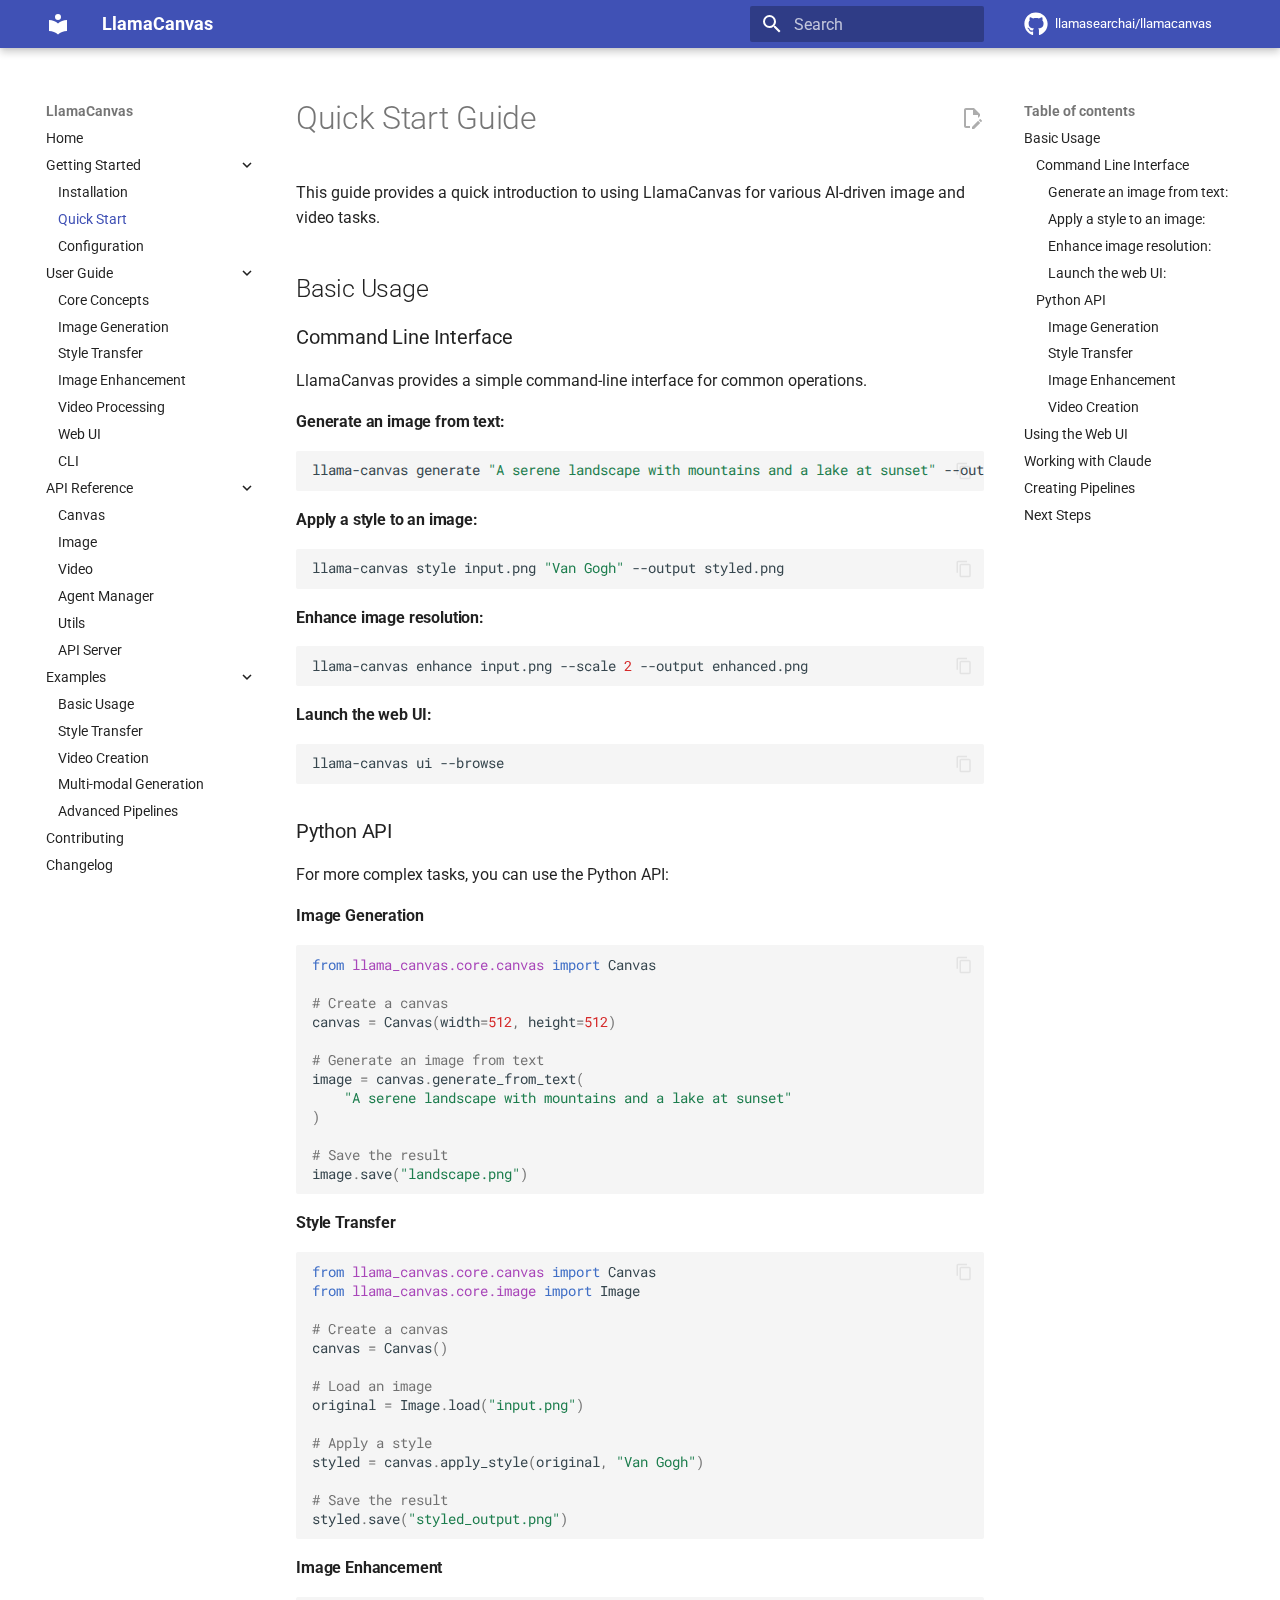
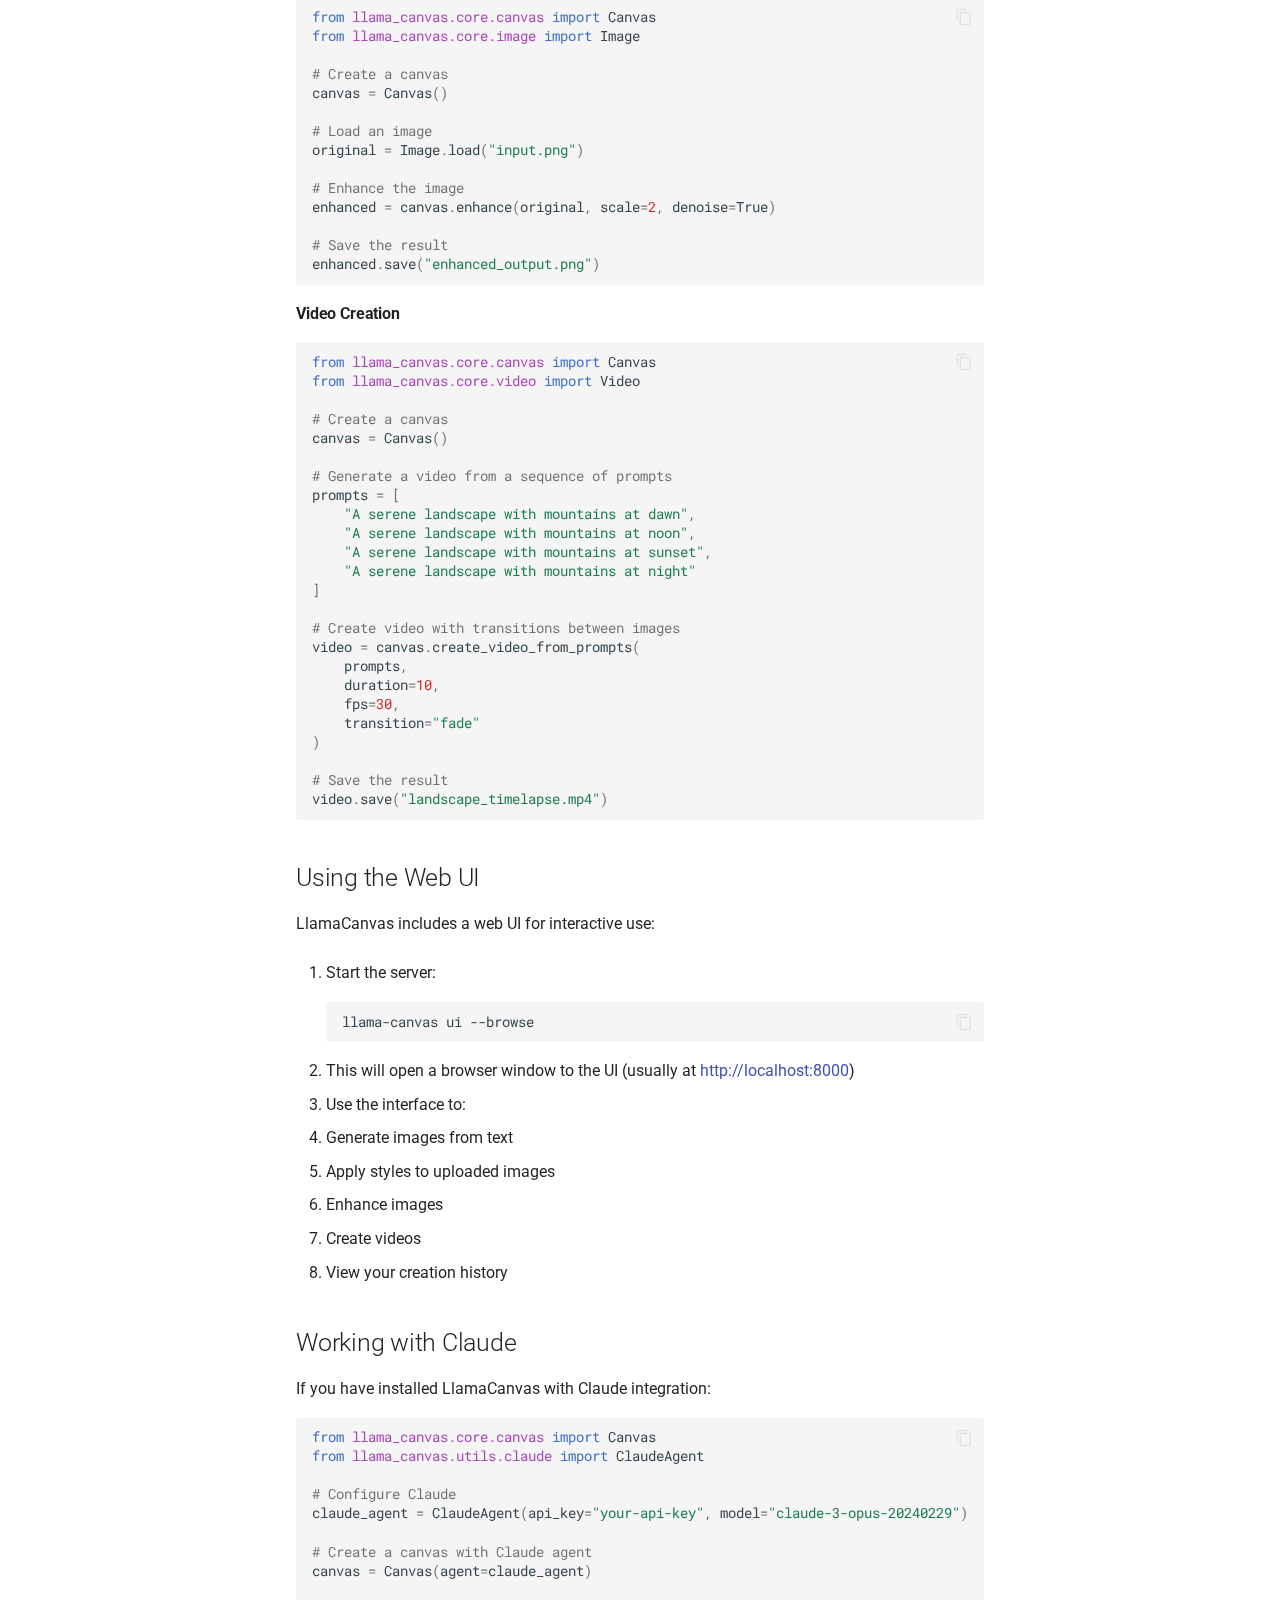
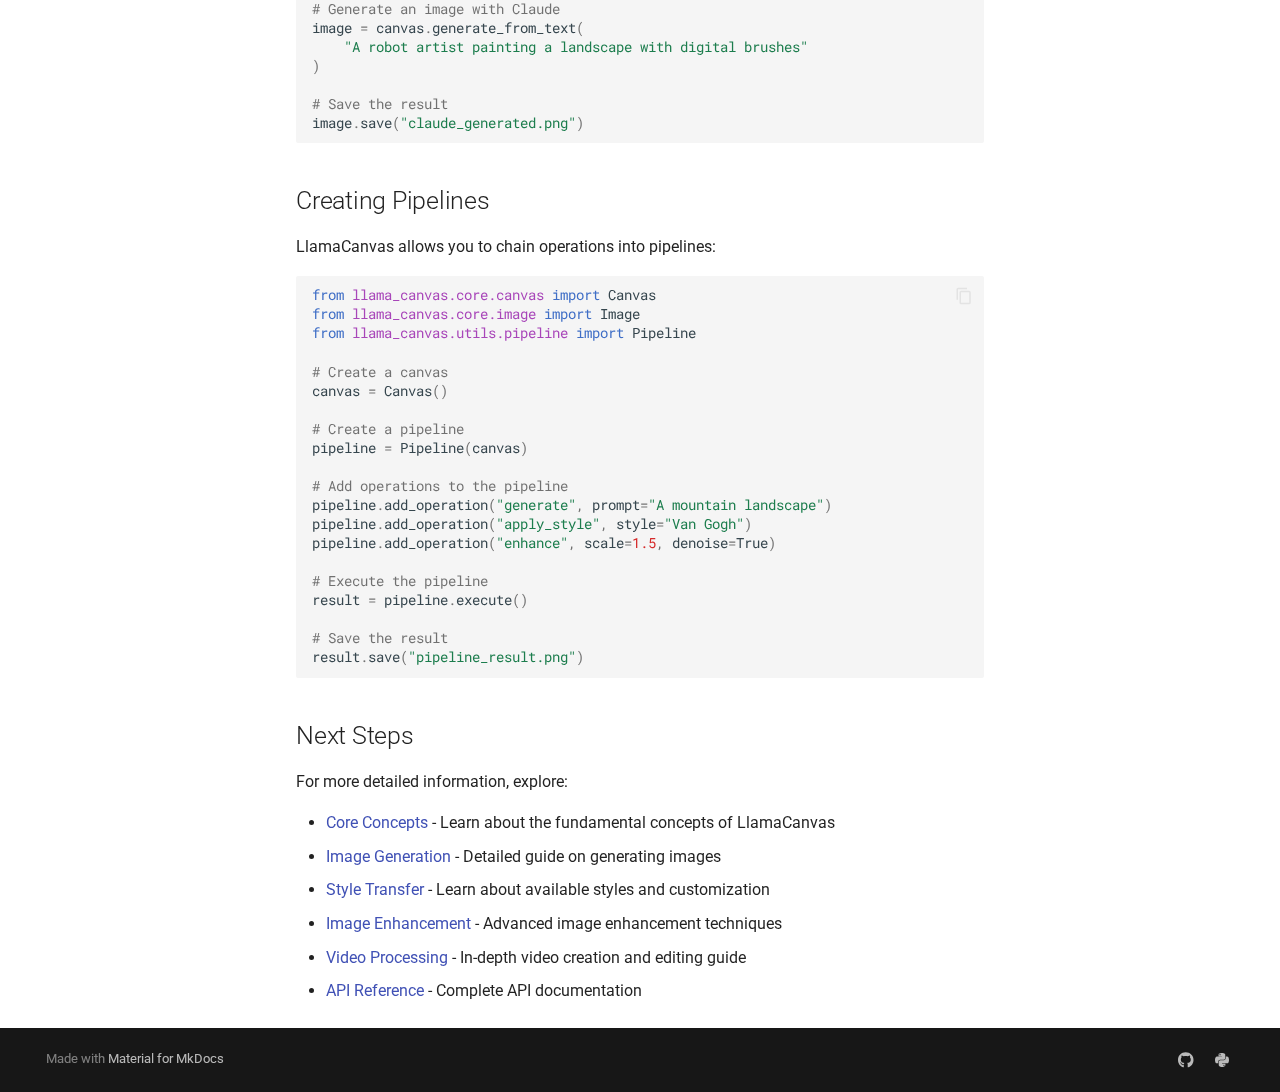
<file: user_guide/quickstart/index.html>
<!doctype html>
<html lang="en" class="no-js">
  <head>
    
      <meta charset="utf-8">
      <meta name="viewport" content="width=device-width,initial-scale=1">
      
        <meta name="description" content="Advanced AI-driven multi-modal generation platform with Claude API integration">
      
      
      
        <link rel="canonical" href="https://llamacanvas.readthedocs.io/user_guide/quickstart/">
      
      
        <link rel="prev" href="../installation/">
      
      
        <link rel="next" href="../configuration/">
      
      
      <link rel="icon" href="../../assets/images/favicon.png">
      <meta name="generator" content="mkdocs-1.6.1, mkdocs-material-9.6.9">
    
    
      
        <title>Quick Start - LlamaCanvas</title>
      
    
    
      <link rel="stylesheet" href="../../assets/stylesheets/main.4af4bdda.min.css">
      
        
        <link rel="stylesheet" href="../../assets/stylesheets/palette.06af60db.min.css">
      
      


    
    
      
    
    
      
        
        
        <link rel="preconnect" href="https://fonts.gstatic.com" crossorigin>
        <link rel="stylesheet" href="https://fonts.googleapis.com/css?family=Roboto:300,300i,400,400i,700,700i%7CRoboto+Mono:400,400i,700,700i&display=fallback">
        <style>:root{--md-text-font:"Roboto";--md-code-font:"Roboto Mono"}</style>
      
    
    
      <link rel="stylesheet" href="../../assets/_mkdocstrings.css">
    
    <script>__md_scope=new URL("../..",location),__md_hash=e=>[...e].reduce(((e,_)=>(e<<5)-e+_.charCodeAt(0)),0),__md_get=(e,_=localStorage,t=__md_scope)=>JSON.parse(_.getItem(t.pathname+"."+e)),__md_set=(e,_,t=localStorage,a=__md_scope)=>{try{t.setItem(a.pathname+"."+e,JSON.stringify(_))}catch(e){}}</script>
    
      

    
    
    
  </head>
  
  
    
    
    
    
    
    <body dir="ltr" data-md-color-scheme="default" data-md-color-primary="indigo" data-md-color-accent="blue">
  
    
    <input class="md-toggle" data-md-toggle="drawer" type="checkbox" id="__drawer" autocomplete="off">
    <input class="md-toggle" data-md-toggle="search" type="checkbox" id="__search" autocomplete="off">
    <label class="md-overlay" for="__drawer"></label>
    <div data-md-component="skip">
      
        
        <a href="#quick-start-guide" class="md-skip">
          Skip to content
        </a>
      
    </div>
    <div data-md-component="announce">
      
    </div>
    
    
      

  

<header class="md-header md-header--shadow" data-md-component="header">
  <nav class="md-header__inner md-grid" aria-label="Header">
    <a href="../.." title="LlamaCanvas" class="md-header__button md-logo" aria-label="LlamaCanvas" data-md-component="logo">
      
  
  <svg xmlns="http://www.w3.org/2000/svg" viewBox="0 0 24 24"><path d="M12 8a3 3 0 0 0 3-3 3 3 0 0 0-3-3 3 3 0 0 0-3 3 3 3 0 0 0 3 3m0 3.54C9.64 9.35 6.5 8 3 8v11c3.5 0 6.64 1.35 9 3.54 2.36-2.19 5.5-3.54 9-3.54V8c-3.5 0-6.64 1.35-9 3.54"/></svg>

    </a>
    <label class="md-header__button md-icon" for="__drawer">
      
      <svg xmlns="http://www.w3.org/2000/svg" viewBox="0 0 24 24"><path d="M3 6h18v2H3zm0 5h18v2H3zm0 5h18v2H3z"/></svg>
    </label>
    <div class="md-header__title" data-md-component="header-title">
      <div class="md-header__ellipsis">
        <div class="md-header__topic">
          <span class="md-ellipsis">
            LlamaCanvas
          </span>
        </div>
        <div class="md-header__topic" data-md-component="header-topic">
          <span class="md-ellipsis">
            
              Quick Start
            
          </span>
        </div>
      </div>
    </div>
    
      
    
    
    
    
      <label class="md-header__button md-icon" for="__search">
        
        <svg xmlns="http://www.w3.org/2000/svg" viewBox="0 0 24 24"><path d="M9.5 3A6.5 6.5 0 0 1 16 9.5c0 1.61-.59 3.09-1.56 4.23l.27.27h.79l5 5-1.5 1.5-5-5v-.79l-.27-.27A6.52 6.52 0 0 1 9.5 16 6.5 6.5 0 0 1 3 9.5 6.5 6.5 0 0 1 9.5 3m0 2C7 5 5 7 5 9.5S7 14 9.5 14 14 12 14 9.5 12 5 9.5 5"/></svg>
      </label>
      <div class="md-search" data-md-component="search" role="dialog">
  <label class="md-search__overlay" for="__search"></label>
  <div class="md-search__inner" role="search">
    <form class="md-search__form" name="search">
      <input type="text" class="md-search__input" name="query" aria-label="Search" placeholder="Search" autocapitalize="off" autocorrect="off" autocomplete="off" spellcheck="false" data-md-component="search-query" required>
      <label class="md-search__icon md-icon" for="__search">
        
        <svg xmlns="http://www.w3.org/2000/svg" viewBox="0 0 24 24"><path d="M9.5 3A6.5 6.5 0 0 1 16 9.5c0 1.61-.59 3.09-1.56 4.23l.27.27h.79l5 5-1.5 1.5-5-5v-.79l-.27-.27A6.52 6.52 0 0 1 9.5 16 6.5 6.5 0 0 1 3 9.5 6.5 6.5 0 0 1 9.5 3m0 2C7 5 5 7 5 9.5S7 14 9.5 14 14 12 14 9.5 12 5 9.5 5"/></svg>
        
        <svg xmlns="http://www.w3.org/2000/svg" viewBox="0 0 24 24"><path d="M20 11v2H8l5.5 5.5-1.42 1.42L4.16 12l7.92-7.92L13.5 5.5 8 11z"/></svg>
      </label>
      <nav class="md-search__options" aria-label="Search">
        
          <a href="javascript:void(0)" class="md-search__icon md-icon" title="Share" aria-label="Share" data-clipboard data-clipboard-text="" data-md-component="search-share" tabindex="-1">
            
            <svg xmlns="http://www.w3.org/2000/svg" viewBox="0 0 24 24"><path d="M18 16.08c-.76 0-1.44.3-1.96.77L8.91 12.7c.05-.23.09-.46.09-.7s-.04-.47-.09-.7l7.05-4.11c.54.5 1.25.81 2.04.81a3 3 0 0 0 3-3 3 3 0 0 0-3-3 3 3 0 0 0-3 3c0 .24.04.47.09.7L8.04 9.81C7.5 9.31 6.79 9 6 9a3 3 0 0 0-3 3 3 3 0 0 0 3 3c.79 0 1.5-.31 2.04-.81l7.12 4.15c-.05.21-.08.43-.08.66 0 1.61 1.31 2.91 2.92 2.91s2.92-1.3 2.92-2.91A2.92 2.92 0 0 0 18 16.08"/></svg>
          </a>
        
        <button type="reset" class="md-search__icon md-icon" title="Clear" aria-label="Clear" tabindex="-1">
          
          <svg xmlns="http://www.w3.org/2000/svg" viewBox="0 0 24 24"><path d="M19 6.41 17.59 5 12 10.59 6.41 5 5 6.41 10.59 12 5 17.59 6.41 19 12 13.41 17.59 19 19 17.59 13.41 12z"/></svg>
        </button>
      </nav>
      
    </form>
    <div class="md-search__output">
      <div class="md-search__scrollwrap" tabindex="0" data-md-scrollfix>
        <div class="md-search-result" data-md-component="search-result">
          <div class="md-search-result__meta">
            Initializing search
          </div>
          <ol class="md-search-result__list" role="presentation"></ol>
        </div>
      </div>
    </div>
  </div>
</div>
    
    
      <div class="md-header__source">
        <a href="https://github.com/llamasearchai/llamacanvas" title="Go to repository" class="md-source" data-md-component="source">
  <div class="md-source__icon md-icon">
    
    <svg xmlns="http://www.w3.org/2000/svg" viewBox="0 0 496 512"><!--! Font Awesome Free 6.7.2 by @fontawesome - https://fontawesome.com License - https://fontawesome.com/license/free (Icons: CC BY 4.0, Fonts: SIL OFL 1.1, Code: MIT License) Copyright 2024 Fonticons, Inc.--><path d="M165.9 397.4c0 2-2.3 3.6-5.2 3.6-3.3.3-5.6-1.3-5.6-3.6 0-2 2.3-3.6 5.2-3.6 3-.3 5.6 1.3 5.6 3.6m-31.1-4.5c-.7 2 1.3 4.3 4.3 4.9 2.6 1 5.6 0 6.2-2s-1.3-4.3-4.3-5.2c-2.6-.7-5.5.3-6.2 2.3m44.2-1.7c-2.9.7-4.9 2.6-4.6 4.9.3 2 2.9 3.3 5.9 2.6 2.9-.7 4.9-2.6 4.6-4.6-.3-1.9-3-3.2-5.9-2.9M244.8 8C106.1 8 0 113.3 0 252c0 110.9 69.8 205.8 169.5 239.2 12.8 2.3 17.3-5.6 17.3-12.1 0-6.2-.3-40.4-.3-61.4 0 0-70 15-84.7-29.8 0 0-11.4-29.1-27.8-36.6 0 0-22.9-15.7 1.6-15.4 0 0 24.9 2 38.6 25.8 21.9 38.6 58.6 27.5 72.9 20.9 2.3-16 8.8-27.1 16-33.7-55.9-6.2-112.3-14.3-112.3-110.5 0-27.5 7.6-41.3 23.6-58.9-2.6-6.5-11.1-33.3 2.6-67.9 20.9-6.5 69 27 69 27 20-5.6 41.5-8.5 62.8-8.5s42.8 2.9 62.8 8.5c0 0 48.1-33.6 69-27 13.7 34.7 5.2 61.4 2.6 67.9 16 17.7 25.8 31.5 25.8 58.9 0 96.5-58.9 104.2-114.8 110.5 9.2 7.9 17 22.9 17 46.4 0 33.7-.3 75.4-.3 83.6 0 6.5 4.6 14.4 17.3 12.1C428.2 457.8 496 362.9 496 252 496 113.3 383.5 8 244.8 8M97.2 352.9c-1.3 1-1 3.3.7 5.2 1.6 1.6 3.9 2.3 5.2 1 1.3-1 1-3.3-.7-5.2-1.6-1.6-3.9-2.3-5.2-1m-10.8-8.1c-.7 1.3.3 2.9 2.3 3.9 1.6 1 3.6.7 4.3-.7.7-1.3-.3-2.9-2.3-3.9-2-.6-3.6-.3-4.3.7m32.4 35.6c-1.6 1.3-1 4.3 1.3 6.2 2.3 2.3 5.2 2.6 6.5 1 1.3-1.3.7-4.3-1.3-6.2-2.2-2.3-5.2-2.6-6.5-1m-11.4-14.7c-1.6 1-1.6 3.6 0 5.9s4.3 3.3 5.6 2.3c1.6-1.3 1.6-3.9 0-6.2-1.4-2.3-4-3.3-5.6-2"/></svg>
  </div>
  <div class="md-source__repository">
    llamasearchai/llamacanvas
  </div>
</a>
      </div>
    
  </nav>
  
</header>
    
    <div class="md-container" data-md-component="container">
      
      
        
          
        
      
      <main class="md-main" data-md-component="main">
        <div class="md-main__inner md-grid">
          
            
              
              <div class="md-sidebar md-sidebar--primary" data-md-component="sidebar" data-md-type="navigation" >
                <div class="md-sidebar__scrollwrap">
                  <div class="md-sidebar__inner">
                    



<nav class="md-nav md-nav--primary" aria-label="Navigation" data-md-level="0">
  <label class="md-nav__title" for="__drawer">
    <a href="../.." title="LlamaCanvas" class="md-nav__button md-logo" aria-label="LlamaCanvas" data-md-component="logo">
      
  
  <svg xmlns="http://www.w3.org/2000/svg" viewBox="0 0 24 24"><path d="M12 8a3 3 0 0 0 3-3 3 3 0 0 0-3-3 3 3 0 0 0-3 3 3 3 0 0 0 3 3m0 3.54C9.64 9.35 6.5 8 3 8v11c3.5 0 6.64 1.35 9 3.54 2.36-2.19 5.5-3.54 9-3.54V8c-3.5 0-6.64 1.35-9 3.54"/></svg>

    </a>
    LlamaCanvas
  </label>
  
    <div class="md-nav__source">
      <a href="https://github.com/llamasearchai/llamacanvas" title="Go to repository" class="md-source" data-md-component="source">
  <div class="md-source__icon md-icon">
    
    <svg xmlns="http://www.w3.org/2000/svg" viewBox="0 0 496 512"><!--! Font Awesome Free 6.7.2 by @fontawesome - https://fontawesome.com License - https://fontawesome.com/license/free (Icons: CC BY 4.0, Fonts: SIL OFL 1.1, Code: MIT License) Copyright 2024 Fonticons, Inc.--><path d="M165.9 397.4c0 2-2.3 3.6-5.2 3.6-3.3.3-5.6-1.3-5.6-3.6 0-2 2.3-3.6 5.2-3.6 3-.3 5.6 1.3 5.6 3.6m-31.1-4.5c-.7 2 1.3 4.3 4.3 4.9 2.6 1 5.6 0 6.2-2s-1.3-4.3-4.3-5.2c-2.6-.7-5.5.3-6.2 2.3m44.2-1.7c-2.9.7-4.9 2.6-4.6 4.9.3 2 2.9 3.3 5.9 2.6 2.9-.7 4.9-2.6 4.6-4.6-.3-1.9-3-3.2-5.9-2.9M244.8 8C106.1 8 0 113.3 0 252c0 110.9 69.8 205.8 169.5 239.2 12.8 2.3 17.3-5.6 17.3-12.1 0-6.2-.3-40.4-.3-61.4 0 0-70 15-84.7-29.8 0 0-11.4-29.1-27.8-36.6 0 0-22.9-15.7 1.6-15.4 0 0 24.9 2 38.6 25.8 21.9 38.6 58.6 27.5 72.9 20.9 2.3-16 8.8-27.1 16-33.7-55.9-6.2-112.3-14.3-112.3-110.5 0-27.5 7.6-41.3 23.6-58.9-2.6-6.5-11.1-33.3 2.6-67.9 20.9-6.5 69 27 69 27 20-5.6 41.5-8.5 62.8-8.5s42.8 2.9 62.8 8.5c0 0 48.1-33.6 69-27 13.7 34.7 5.2 61.4 2.6 67.9 16 17.7 25.8 31.5 25.8 58.9 0 96.5-58.9 104.2-114.8 110.5 9.2 7.9 17 22.9 17 46.4 0 33.7-.3 75.4-.3 83.6 0 6.5 4.6 14.4 17.3 12.1C428.2 457.8 496 362.9 496 252 496 113.3 383.5 8 244.8 8M97.2 352.9c-1.3 1-1 3.3.7 5.2 1.6 1.6 3.9 2.3 5.2 1 1.3-1 1-3.3-.7-5.2-1.6-1.6-3.9-2.3-5.2-1m-10.8-8.1c-.7 1.3.3 2.9 2.3 3.9 1.6 1 3.6.7 4.3-.7.7-1.3-.3-2.9-2.3-3.9-2-.6-3.6-.3-4.3.7m32.4 35.6c-1.6 1.3-1 4.3 1.3 6.2 2.3 2.3 5.2 2.6 6.5 1 1.3-1.3.7-4.3-1.3-6.2-2.2-2.3-5.2-2.6-6.5-1m-11.4-14.7c-1.6 1-1.6 3.6 0 5.9s4.3 3.3 5.6 2.3c1.6-1.3 1.6-3.9 0-6.2-1.4-2.3-4-3.3-5.6-2"/></svg>
  </div>
  <div class="md-source__repository">
    llamasearchai/llamacanvas
  </div>
</a>
    </div>
  
  <ul class="md-nav__list" data-md-scrollfix>
    
      
      
  
  
  
  
    <li class="md-nav__item">
      <a href="../.." class="md-nav__link">
        
  
  <span class="md-ellipsis">
    Home
    
  </span>
  

      </a>
    </li>
  

    
      
      
  
  
    
  
  
  
    
    
      
        
      
        
      
        
      
    
    
    
    <li class="md-nav__item md-nav__item--active md-nav__item--nested">
      
        
        
        <input class="md-nav__toggle md-toggle " type="checkbox" id="__nav_2" checked>
        
          
          <label class="md-nav__link" for="__nav_2" id="__nav_2_label" tabindex="0">
            
  
  <span class="md-ellipsis">
    Getting Started
    
  </span>
  

            <span class="md-nav__icon md-icon"></span>
          </label>
        
        <nav class="md-nav" data-md-level="1" aria-labelledby="__nav_2_label" aria-expanded="true">
          <label class="md-nav__title" for="__nav_2">
            <span class="md-nav__icon md-icon"></span>
            Getting Started
          </label>
          <ul class="md-nav__list" data-md-scrollfix>
            
              
                
  
  
  
  
    <li class="md-nav__item">
      <a href="../installation/" class="md-nav__link">
        
  
  <span class="md-ellipsis">
    Installation
    
  </span>
  

      </a>
    </li>
  

              
            
              
                
  
  
    
  
  
  
    <li class="md-nav__item md-nav__item--active">
      
      <input class="md-nav__toggle md-toggle" type="checkbox" id="__toc">
      
      
        
      
      
        <label class="md-nav__link md-nav__link--active" for="__toc">
          
  
  <span class="md-ellipsis">
    Quick Start
    
  </span>
  

          <span class="md-nav__icon md-icon"></span>
        </label>
      
      <a href="./" class="md-nav__link md-nav__link--active">
        
  
  <span class="md-ellipsis">
    Quick Start
    
  </span>
  

      </a>
      
        

<nav class="md-nav md-nav--secondary" aria-label="Table of contents">
  
  
  
    
  
  
    <label class="md-nav__title" for="__toc">
      <span class="md-nav__icon md-icon"></span>
      Table of contents
    </label>
    <ul class="md-nav__list" data-md-component="toc" data-md-scrollfix>
      
        <li class="md-nav__item">
  <a href="#basic-usage" class="md-nav__link">
    <span class="md-ellipsis">
      Basic Usage
    </span>
  </a>
  
    <nav class="md-nav" aria-label="Basic Usage">
      <ul class="md-nav__list">
        
          <li class="md-nav__item">
  <a href="#command-line-interface" class="md-nav__link">
    <span class="md-ellipsis">
      Command Line Interface
    </span>
  </a>
  
    <nav class="md-nav" aria-label="Command Line Interface">
      <ul class="md-nav__list">
        
          <li class="md-nav__item">
  <a href="#generate-an-image-from-text" class="md-nav__link">
    <span class="md-ellipsis">
      Generate an image from text:
    </span>
  </a>
  
</li>
        
          <li class="md-nav__item">
  <a href="#apply-a-style-to-an-image" class="md-nav__link">
    <span class="md-ellipsis">
      Apply a style to an image:
    </span>
  </a>
  
</li>
        
          <li class="md-nav__item">
  <a href="#enhance-image-resolution" class="md-nav__link">
    <span class="md-ellipsis">
      Enhance image resolution:
    </span>
  </a>
  
</li>
        
          <li class="md-nav__item">
  <a href="#launch-the-web-ui" class="md-nav__link">
    <span class="md-ellipsis">
      Launch the web UI:
    </span>
  </a>
  
</li>
        
      </ul>
    </nav>
  
</li>
        
          <li class="md-nav__item">
  <a href="#python-api" class="md-nav__link">
    <span class="md-ellipsis">
      Python API
    </span>
  </a>
  
    <nav class="md-nav" aria-label="Python API">
      <ul class="md-nav__list">
        
          <li class="md-nav__item">
  <a href="#image-generation" class="md-nav__link">
    <span class="md-ellipsis">
      Image Generation
    </span>
  </a>
  
</li>
        
          <li class="md-nav__item">
  <a href="#style-transfer" class="md-nav__link">
    <span class="md-ellipsis">
      Style Transfer
    </span>
  </a>
  
</li>
        
          <li class="md-nav__item">
  <a href="#image-enhancement" class="md-nav__link">
    <span class="md-ellipsis">
      Image Enhancement
    </span>
  </a>
  
</li>
        
          <li class="md-nav__item">
  <a href="#video-creation" class="md-nav__link">
    <span class="md-ellipsis">
      Video Creation
    </span>
  </a>
  
</li>
        
      </ul>
    </nav>
  
</li>
        
      </ul>
    </nav>
  
</li>
      
        <li class="md-nav__item">
  <a href="#using-the-web-ui" class="md-nav__link">
    <span class="md-ellipsis">
      Using the Web UI
    </span>
  </a>
  
</li>
      
        <li class="md-nav__item">
  <a href="#working-with-claude" class="md-nav__link">
    <span class="md-ellipsis">
      Working with Claude
    </span>
  </a>
  
</li>
      
        <li class="md-nav__item">
  <a href="#creating-pipelines" class="md-nav__link">
    <span class="md-ellipsis">
      Creating Pipelines
    </span>
  </a>
  
</li>
      
        <li class="md-nav__item">
  <a href="#next-steps" class="md-nav__link">
    <span class="md-ellipsis">
      Next Steps
    </span>
  </a>
  
</li>
      
    </ul>
  
</nav>
      
    </li>
  

              
            
              
                
  
  
  
  
    <li class="md-nav__item">
      <a href="../configuration/" class="md-nav__link">
        
  
  <span class="md-ellipsis">
    Configuration
    
  </span>
  

      </a>
    </li>
  

              
            
          </ul>
        </nav>
      
    </li>
  

    
      
      
  
  
  
  
    
    
      
        
      
        
      
        
      
        
      
        
      
        
      
        
      
    
    
    
    <li class="md-nav__item md-nav__item--nested">
      
        
        
          
        
        <input class="md-nav__toggle md-toggle md-toggle--indeterminate" type="checkbox" id="__nav_3" >
        
          
          <label class="md-nav__link" for="__nav_3" id="__nav_3_label" tabindex="0">
            
  
  <span class="md-ellipsis">
    User Guide
    
  </span>
  

            <span class="md-nav__icon md-icon"></span>
          </label>
        
        <nav class="md-nav" data-md-level="1" aria-labelledby="__nav_3_label" aria-expanded="false">
          <label class="md-nav__title" for="__nav_3">
            <span class="md-nav__icon md-icon"></span>
            User Guide
          </label>
          <ul class="md-nav__list" data-md-scrollfix>
            
              
                
  
  
  
  
    <li class="md-nav__item">
      <a href="../core_concepts/" class="md-nav__link">
        
  
  <span class="md-ellipsis">
    Core Concepts
    
  </span>
  

      </a>
    </li>
  

              
            
              
                
  
  
  
  
    <li class="md-nav__item">
      <a href="../image_generation/" class="md-nav__link">
        
  
  <span class="md-ellipsis">
    Image Generation
    
  </span>
  

      </a>
    </li>
  

              
            
              
                
  
  
  
  
    <li class="md-nav__item">
      <a href="../style_transfer.md" class="md-nav__link">
        
  
  <span class="md-ellipsis">
    Style Transfer
    
  </span>
  

      </a>
    </li>
  

              
            
              
                
  
  
  
  
    <li class="md-nav__item">
      <a href="../image_enhancement.md" class="md-nav__link">
        
  
  <span class="md-ellipsis">
    Image Enhancement
    
  </span>
  

      </a>
    </li>
  

              
            
              
                
  
  
  
  
    <li class="md-nav__item">
      <a href="../video_processing.md" class="md-nav__link">
        
  
  <span class="md-ellipsis">
    Video Processing
    
  </span>
  

      </a>
    </li>
  

              
            
              
                
  
  
  
  
    <li class="md-nav__item">
      <a href="../web_ui.md" class="md-nav__link">
        
  
  <span class="md-ellipsis">
    Web UI
    
  </span>
  

      </a>
    </li>
  

              
            
              
                
  
  
  
  
    <li class="md-nav__item">
      <a href="../cli.md" class="md-nav__link">
        
  
  <span class="md-ellipsis">
    CLI
    
  </span>
  

      </a>
    </li>
  

              
            
          </ul>
        </nav>
      
    </li>
  

    
      
      
  
  
  
  
    
    
      
        
      
        
      
        
      
        
      
        
      
        
      
    
    
    
    <li class="md-nav__item md-nav__item--nested">
      
        
        
          
        
        <input class="md-nav__toggle md-toggle md-toggle--indeterminate" type="checkbox" id="__nav_4" >
        
          
          <label class="md-nav__link" for="__nav_4" id="__nav_4_label" tabindex="0">
            
  
  <span class="md-ellipsis">
    API Reference
    
  </span>
  

            <span class="md-nav__icon md-icon"></span>
          </label>
        
        <nav class="md-nav" data-md-level="1" aria-labelledby="__nav_4_label" aria-expanded="false">
          <label class="md-nav__title" for="__nav_4">
            <span class="md-nav__icon md-icon"></span>
            API Reference
          </label>
          <ul class="md-nav__list" data-md-scrollfix>
            
              
                
  
  
  
  
    <li class="md-nav__item">
      <a href="../../api_reference/canvas/" class="md-nav__link">
        
  
  <span class="md-ellipsis">
    Canvas
    
  </span>
  

      </a>
    </li>
  

              
            
              
                
  
  
  
  
    <li class="md-nav__item">
      <a href="../../api_reference/image/" class="md-nav__link">
        
  
  <span class="md-ellipsis">
    Image
    
  </span>
  

      </a>
    </li>
  

              
            
              
                
  
  
  
  
    <li class="md-nav__item">
      <a href="../../api_reference/video.md" class="md-nav__link">
        
  
  <span class="md-ellipsis">
    Video
    
  </span>
  

      </a>
    </li>
  

              
            
              
                
  
  
  
  
    <li class="md-nav__item">
      <a href="../../api_reference/agent_manager.md" class="md-nav__link">
        
  
  <span class="md-ellipsis">
    Agent Manager
    
  </span>
  

      </a>
    </li>
  

              
            
              
                
  
  
  
  
    <li class="md-nav__item">
      <a href="../../api_reference/utils.md" class="md-nav__link">
        
  
  <span class="md-ellipsis">
    Utils
    
  </span>
  

      </a>
    </li>
  

              
            
              
                
  
  
  
  
    <li class="md-nav__item">
      <a href="../../api_reference/api.md" class="md-nav__link">
        
  
  <span class="md-ellipsis">
    API Server
    
  </span>
  

      </a>
    </li>
  

              
            
          </ul>
        </nav>
      
    </li>
  

    
      
      
  
  
  
  
    
    
      
        
      
        
      
        
      
        
      
        
      
    
    
    
    <li class="md-nav__item md-nav__item--nested">
      
        
        
          
        
        <input class="md-nav__toggle md-toggle md-toggle--indeterminate" type="checkbox" id="__nav_5" >
        
          
          <label class="md-nav__link" for="__nav_5" id="__nav_5_label" tabindex="0">
            
  
  <span class="md-ellipsis">
    Examples
    
  </span>
  

            <span class="md-nav__icon md-icon"></span>
          </label>
        
        <nav class="md-nav" data-md-level="1" aria-labelledby="__nav_5_label" aria-expanded="false">
          <label class="md-nav__title" for="__nav_5">
            <span class="md-nav__icon md-icon"></span>
            Examples
          </label>
          <ul class="md-nav__list" data-md-scrollfix>
            
              
                
  
  
  
  
    <li class="md-nav__item">
      <a href="../../examples/basic_usage.md" class="md-nav__link">
        
  
  <span class="md-ellipsis">
    Basic Usage
    
  </span>
  

      </a>
    </li>
  

              
            
              
                
  
  
  
  
    <li class="md-nav__item">
      <a href="../../examples/style_transfer.md" class="md-nav__link">
        
  
  <span class="md-ellipsis">
    Style Transfer
    
  </span>
  

      </a>
    </li>
  

              
            
              
                
  
  
  
  
    <li class="md-nav__item">
      <a href="../../examples/video_creation.md" class="md-nav__link">
        
  
  <span class="md-ellipsis">
    Video Creation
    
  </span>
  

      </a>
    </li>
  

              
            
              
                
  
  
  
  
    <li class="md-nav__item">
      <a href="../../examples/multimodal_generation.md" class="md-nav__link">
        
  
  <span class="md-ellipsis">
    Multi-modal Generation
    
  </span>
  

      </a>
    </li>
  

              
            
              
                
  
  
  
  
    <li class="md-nav__item">
      <a href="../../examples/advanced_pipelines.md" class="md-nav__link">
        
  
  <span class="md-ellipsis">
    Advanced Pipelines
    
  </span>
  

      </a>
    </li>
  

              
            
          </ul>
        </nav>
      
    </li>
  

    
      
      
  
  
  
  
    <li class="md-nav__item">
      <a href="../../contributing.md" class="md-nav__link">
        
  
  <span class="md-ellipsis">
    Contributing
    
  </span>
  

      </a>
    </li>
  

    
      
      
  
  
  
  
    <li class="md-nav__item">
      <a href="../../changelog.md" class="md-nav__link">
        
  
  <span class="md-ellipsis">
    Changelog
    
  </span>
  

      </a>
    </li>
  

    
  </ul>
</nav>
                  </div>
                </div>
              </div>
            
            
              
              <div class="md-sidebar md-sidebar--secondary" data-md-component="sidebar" data-md-type="toc" >
                <div class="md-sidebar__scrollwrap">
                  <div class="md-sidebar__inner">
                    

<nav class="md-nav md-nav--secondary" aria-label="Table of contents">
  
  
  
    
  
  
    <label class="md-nav__title" for="__toc">
      <span class="md-nav__icon md-icon"></span>
      Table of contents
    </label>
    <ul class="md-nav__list" data-md-component="toc" data-md-scrollfix>
      
        <li class="md-nav__item">
  <a href="#basic-usage" class="md-nav__link">
    <span class="md-ellipsis">
      Basic Usage
    </span>
  </a>
  
    <nav class="md-nav" aria-label="Basic Usage">
      <ul class="md-nav__list">
        
          <li class="md-nav__item">
  <a href="#command-line-interface" class="md-nav__link">
    <span class="md-ellipsis">
      Command Line Interface
    </span>
  </a>
  
    <nav class="md-nav" aria-label="Command Line Interface">
      <ul class="md-nav__list">
        
          <li class="md-nav__item">
  <a href="#generate-an-image-from-text" class="md-nav__link">
    <span class="md-ellipsis">
      Generate an image from text:
    </span>
  </a>
  
</li>
        
          <li class="md-nav__item">
  <a href="#apply-a-style-to-an-image" class="md-nav__link">
    <span class="md-ellipsis">
      Apply a style to an image:
    </span>
  </a>
  
</li>
        
          <li class="md-nav__item">
  <a href="#enhance-image-resolution" class="md-nav__link">
    <span class="md-ellipsis">
      Enhance image resolution:
    </span>
  </a>
  
</li>
        
          <li class="md-nav__item">
  <a href="#launch-the-web-ui" class="md-nav__link">
    <span class="md-ellipsis">
      Launch the web UI:
    </span>
  </a>
  
</li>
        
      </ul>
    </nav>
  
</li>
        
          <li class="md-nav__item">
  <a href="#python-api" class="md-nav__link">
    <span class="md-ellipsis">
      Python API
    </span>
  </a>
  
    <nav class="md-nav" aria-label="Python API">
      <ul class="md-nav__list">
        
          <li class="md-nav__item">
  <a href="#image-generation" class="md-nav__link">
    <span class="md-ellipsis">
      Image Generation
    </span>
  </a>
  
</li>
        
          <li class="md-nav__item">
  <a href="#style-transfer" class="md-nav__link">
    <span class="md-ellipsis">
      Style Transfer
    </span>
  </a>
  
</li>
        
          <li class="md-nav__item">
  <a href="#image-enhancement" class="md-nav__link">
    <span class="md-ellipsis">
      Image Enhancement
    </span>
  </a>
  
</li>
        
          <li class="md-nav__item">
  <a href="#video-creation" class="md-nav__link">
    <span class="md-ellipsis">
      Video Creation
    </span>
  </a>
  
</li>
        
      </ul>
    </nav>
  
</li>
        
      </ul>
    </nav>
  
</li>
      
        <li class="md-nav__item">
  <a href="#using-the-web-ui" class="md-nav__link">
    <span class="md-ellipsis">
      Using the Web UI
    </span>
  </a>
  
</li>
      
        <li class="md-nav__item">
  <a href="#working-with-claude" class="md-nav__link">
    <span class="md-ellipsis">
      Working with Claude
    </span>
  </a>
  
</li>
      
        <li class="md-nav__item">
  <a href="#creating-pipelines" class="md-nav__link">
    <span class="md-ellipsis">
      Creating Pipelines
    </span>
  </a>
  
</li>
      
        <li class="md-nav__item">
  <a href="#next-steps" class="md-nav__link">
    <span class="md-ellipsis">
      Next Steps
    </span>
  </a>
  
</li>
      
    </ul>
  
</nav>
                  </div>
                </div>
              </div>
            
          
          
            <div class="md-content" data-md-component="content">
              <article class="md-content__inner md-typeset">
                
                  


  
    <a href="https://github.com/llamasearchai/llamacanvas/edit/main/docs/user_guide/quickstart.md" title="Edit this page" class="md-content__button md-icon">
      
      <svg xmlns="http://www.w3.org/2000/svg" viewBox="0 0 24 24"><path d="M10 20H6V4h7v5h5v3.1l2-2V8l-6-6H6c-1.1 0-2 .9-2 2v16c0 1.1.9 2 2 2h4zm10.2-7c.1 0 .3.1.4.2l1.3 1.3c.2.2.2.6 0 .8l-1 1-2.1-2.1 1-1c.1-.1.2-.2.4-.2m0 3.9L14.1 23H12v-2.1l6.1-6.1z"/></svg>
    </a>
  
  


<h1 id="quick-start-guide">Quick Start Guide<a class="headerlink" href="#quick-start-guide" title="Permanent link">&para;</a></h1>
<p>This guide provides a quick introduction to using LlamaCanvas for various AI-driven image and video tasks.</p>
<h2 id="basic-usage">Basic Usage<a class="headerlink" href="#basic-usage" title="Permanent link">&para;</a></h2>
<h3 id="command-line-interface">Command Line Interface<a class="headerlink" href="#command-line-interface" title="Permanent link">&para;</a></h3>
<p>LlamaCanvas provides a simple command-line interface for common operations.</p>
<h4 id="generate-an-image-from-text">Generate an image from text:<a class="headerlink" href="#generate-an-image-from-text" title="Permanent link">&para;</a></h4>
<div class="language-bash highlight"><pre><span></span><code><span id="__span-0-1"><a id="__codelineno-0-1" name="__codelineno-0-1" href="#__codelineno-0-1"></a>llama-canvas<span class="w"> </span>generate<span class="w"> </span><span class="s2">&quot;A serene landscape with mountains and a lake at sunset&quot;</span><span class="w"> </span>--output<span class="w"> </span>landscape.png
</span></code></pre></div>
<h4 id="apply-a-style-to-an-image">Apply a style to an image:<a class="headerlink" href="#apply-a-style-to-an-image" title="Permanent link">&para;</a></h4>
<div class="language-bash highlight"><pre><span></span><code><span id="__span-1-1"><a id="__codelineno-1-1" name="__codelineno-1-1" href="#__codelineno-1-1"></a>llama-canvas<span class="w"> </span>style<span class="w"> </span>input.png<span class="w"> </span><span class="s2">&quot;Van Gogh&quot;</span><span class="w"> </span>--output<span class="w"> </span>styled.png
</span></code></pre></div>
<h4 id="enhance-image-resolution">Enhance image resolution:<a class="headerlink" href="#enhance-image-resolution" title="Permanent link">&para;</a></h4>
<div class="language-bash highlight"><pre><span></span><code><span id="__span-2-1"><a id="__codelineno-2-1" name="__codelineno-2-1" href="#__codelineno-2-1"></a>llama-canvas<span class="w"> </span>enhance<span class="w"> </span>input.png<span class="w"> </span>--scale<span class="w"> </span><span class="m">2</span><span class="w"> </span>--output<span class="w"> </span>enhanced.png
</span></code></pre></div>
<h4 id="launch-the-web-ui">Launch the web UI:<a class="headerlink" href="#launch-the-web-ui" title="Permanent link">&para;</a></h4>
<div class="language-bash highlight"><pre><span></span><code><span id="__span-3-1"><a id="__codelineno-3-1" name="__codelineno-3-1" href="#__codelineno-3-1"></a>llama-canvas<span class="w"> </span>ui<span class="w"> </span>--browse
</span></code></pre></div>
<h3 id="python-api">Python API<a class="headerlink" href="#python-api" title="Permanent link">&para;</a></h3>
<p>For more complex tasks, you can use the Python API:</p>
<h4 id="image-generation">Image Generation<a class="headerlink" href="#image-generation" title="Permanent link">&para;</a></h4>
<div class="language-python highlight"><pre><span></span><code><span id="__span-4-1"><a id="__codelineno-4-1" name="__codelineno-4-1" href="#__codelineno-4-1"></a><span class="kn">from</span><span class="w"> </span><span class="nn">llama_canvas.core.canvas</span><span class="w"> </span><span class="kn">import</span> <span class="n">Canvas</span>
</span><span id="__span-4-2"><a id="__codelineno-4-2" name="__codelineno-4-2" href="#__codelineno-4-2"></a>
</span><span id="__span-4-3"><a id="__codelineno-4-3" name="__codelineno-4-3" href="#__codelineno-4-3"></a><span class="c1"># Create a canvas</span>
</span><span id="__span-4-4"><a id="__codelineno-4-4" name="__codelineno-4-4" href="#__codelineno-4-4"></a><span class="n">canvas</span> <span class="o">=</span> <span class="n">Canvas</span><span class="p">(</span><span class="n">width</span><span class="o">=</span><span class="mi">512</span><span class="p">,</span> <span class="n">height</span><span class="o">=</span><span class="mi">512</span><span class="p">)</span>
</span><span id="__span-4-5"><a id="__codelineno-4-5" name="__codelineno-4-5" href="#__codelineno-4-5"></a>
</span><span id="__span-4-6"><a id="__codelineno-4-6" name="__codelineno-4-6" href="#__codelineno-4-6"></a><span class="c1"># Generate an image from text</span>
</span><span id="__span-4-7"><a id="__codelineno-4-7" name="__codelineno-4-7" href="#__codelineno-4-7"></a><span class="n">image</span> <span class="o">=</span> <span class="n">canvas</span><span class="o">.</span><span class="n">generate_from_text</span><span class="p">(</span>
</span><span id="__span-4-8"><a id="__codelineno-4-8" name="__codelineno-4-8" href="#__codelineno-4-8"></a>    <span class="s2">&quot;A serene landscape with mountains and a lake at sunset&quot;</span>
</span><span id="__span-4-9"><a id="__codelineno-4-9" name="__codelineno-4-9" href="#__codelineno-4-9"></a><span class="p">)</span>
</span><span id="__span-4-10"><a id="__codelineno-4-10" name="__codelineno-4-10" href="#__codelineno-4-10"></a>
</span><span id="__span-4-11"><a id="__codelineno-4-11" name="__codelineno-4-11" href="#__codelineno-4-11"></a><span class="c1"># Save the result</span>
</span><span id="__span-4-12"><a id="__codelineno-4-12" name="__codelineno-4-12" href="#__codelineno-4-12"></a><span class="n">image</span><span class="o">.</span><span class="n">save</span><span class="p">(</span><span class="s2">&quot;landscape.png&quot;</span><span class="p">)</span>
</span></code></pre></div>
<h4 id="style-transfer">Style Transfer<a class="headerlink" href="#style-transfer" title="Permanent link">&para;</a></h4>
<div class="language-python highlight"><pre><span></span><code><span id="__span-5-1"><a id="__codelineno-5-1" name="__codelineno-5-1" href="#__codelineno-5-1"></a><span class="kn">from</span><span class="w"> </span><span class="nn">llama_canvas.core.canvas</span><span class="w"> </span><span class="kn">import</span> <span class="n">Canvas</span>
</span><span id="__span-5-2"><a id="__codelineno-5-2" name="__codelineno-5-2" href="#__codelineno-5-2"></a><span class="kn">from</span><span class="w"> </span><span class="nn">llama_canvas.core.image</span><span class="w"> </span><span class="kn">import</span> <span class="n">Image</span>
</span><span id="__span-5-3"><a id="__codelineno-5-3" name="__codelineno-5-3" href="#__codelineno-5-3"></a>
</span><span id="__span-5-4"><a id="__codelineno-5-4" name="__codelineno-5-4" href="#__codelineno-5-4"></a><span class="c1"># Create a canvas</span>
</span><span id="__span-5-5"><a id="__codelineno-5-5" name="__codelineno-5-5" href="#__codelineno-5-5"></a><span class="n">canvas</span> <span class="o">=</span> <span class="n">Canvas</span><span class="p">()</span>
</span><span id="__span-5-6"><a id="__codelineno-5-6" name="__codelineno-5-6" href="#__codelineno-5-6"></a>
</span><span id="__span-5-7"><a id="__codelineno-5-7" name="__codelineno-5-7" href="#__codelineno-5-7"></a><span class="c1"># Load an image</span>
</span><span id="__span-5-8"><a id="__codelineno-5-8" name="__codelineno-5-8" href="#__codelineno-5-8"></a><span class="n">original</span> <span class="o">=</span> <span class="n">Image</span><span class="o">.</span><span class="n">load</span><span class="p">(</span><span class="s2">&quot;input.png&quot;</span><span class="p">)</span>
</span><span id="__span-5-9"><a id="__codelineno-5-9" name="__codelineno-5-9" href="#__codelineno-5-9"></a>
</span><span id="__span-5-10"><a id="__codelineno-5-10" name="__codelineno-5-10" href="#__codelineno-5-10"></a><span class="c1"># Apply a style</span>
</span><span id="__span-5-11"><a id="__codelineno-5-11" name="__codelineno-5-11" href="#__codelineno-5-11"></a><span class="n">styled</span> <span class="o">=</span> <span class="n">canvas</span><span class="o">.</span><span class="n">apply_style</span><span class="p">(</span><span class="n">original</span><span class="p">,</span> <span class="s2">&quot;Van Gogh&quot;</span><span class="p">)</span>
</span><span id="__span-5-12"><a id="__codelineno-5-12" name="__codelineno-5-12" href="#__codelineno-5-12"></a>
</span><span id="__span-5-13"><a id="__codelineno-5-13" name="__codelineno-5-13" href="#__codelineno-5-13"></a><span class="c1"># Save the result</span>
</span><span id="__span-5-14"><a id="__codelineno-5-14" name="__codelineno-5-14" href="#__codelineno-5-14"></a><span class="n">styled</span><span class="o">.</span><span class="n">save</span><span class="p">(</span><span class="s2">&quot;styled_output.png&quot;</span><span class="p">)</span>
</span></code></pre></div>
<h4 id="image-enhancement">Image Enhancement<a class="headerlink" href="#image-enhancement" title="Permanent link">&para;</a></h4>
<div class="language-python highlight"><pre><span></span><code><span id="__span-6-1"><a id="__codelineno-6-1" name="__codelineno-6-1" href="#__codelineno-6-1"></a><span class="kn">from</span><span class="w"> </span><span class="nn">llama_canvas.core.canvas</span><span class="w"> </span><span class="kn">import</span> <span class="n">Canvas</span>
</span><span id="__span-6-2"><a id="__codelineno-6-2" name="__codelineno-6-2" href="#__codelineno-6-2"></a><span class="kn">from</span><span class="w"> </span><span class="nn">llama_canvas.core.image</span><span class="w"> </span><span class="kn">import</span> <span class="n">Image</span>
</span><span id="__span-6-3"><a id="__codelineno-6-3" name="__codelineno-6-3" href="#__codelineno-6-3"></a>
</span><span id="__span-6-4"><a id="__codelineno-6-4" name="__codelineno-6-4" href="#__codelineno-6-4"></a><span class="c1"># Create a canvas</span>
</span><span id="__span-6-5"><a id="__codelineno-6-5" name="__codelineno-6-5" href="#__codelineno-6-5"></a><span class="n">canvas</span> <span class="o">=</span> <span class="n">Canvas</span><span class="p">()</span>
</span><span id="__span-6-6"><a id="__codelineno-6-6" name="__codelineno-6-6" href="#__codelineno-6-6"></a>
</span><span id="__span-6-7"><a id="__codelineno-6-7" name="__codelineno-6-7" href="#__codelineno-6-7"></a><span class="c1"># Load an image</span>
</span><span id="__span-6-8"><a id="__codelineno-6-8" name="__codelineno-6-8" href="#__codelineno-6-8"></a><span class="n">original</span> <span class="o">=</span> <span class="n">Image</span><span class="o">.</span><span class="n">load</span><span class="p">(</span><span class="s2">&quot;input.png&quot;</span><span class="p">)</span>
</span><span id="__span-6-9"><a id="__codelineno-6-9" name="__codelineno-6-9" href="#__codelineno-6-9"></a>
</span><span id="__span-6-10"><a id="__codelineno-6-10" name="__codelineno-6-10" href="#__codelineno-6-10"></a><span class="c1"># Enhance the image</span>
</span><span id="__span-6-11"><a id="__codelineno-6-11" name="__codelineno-6-11" href="#__codelineno-6-11"></a><span class="n">enhanced</span> <span class="o">=</span> <span class="n">canvas</span><span class="o">.</span><span class="n">enhance</span><span class="p">(</span><span class="n">original</span><span class="p">,</span> <span class="n">scale</span><span class="o">=</span><span class="mi">2</span><span class="p">,</span> <span class="n">denoise</span><span class="o">=</span><span class="kc">True</span><span class="p">)</span>
</span><span id="__span-6-12"><a id="__codelineno-6-12" name="__codelineno-6-12" href="#__codelineno-6-12"></a>
</span><span id="__span-6-13"><a id="__codelineno-6-13" name="__codelineno-6-13" href="#__codelineno-6-13"></a><span class="c1"># Save the result</span>
</span><span id="__span-6-14"><a id="__codelineno-6-14" name="__codelineno-6-14" href="#__codelineno-6-14"></a><span class="n">enhanced</span><span class="o">.</span><span class="n">save</span><span class="p">(</span><span class="s2">&quot;enhanced_output.png&quot;</span><span class="p">)</span>
</span></code></pre></div>
<h4 id="video-creation">Video Creation<a class="headerlink" href="#video-creation" title="Permanent link">&para;</a></h4>
<div class="language-python highlight"><pre><span></span><code><span id="__span-7-1"><a id="__codelineno-7-1" name="__codelineno-7-1" href="#__codelineno-7-1"></a><span class="kn">from</span><span class="w"> </span><span class="nn">llama_canvas.core.canvas</span><span class="w"> </span><span class="kn">import</span> <span class="n">Canvas</span>
</span><span id="__span-7-2"><a id="__codelineno-7-2" name="__codelineno-7-2" href="#__codelineno-7-2"></a><span class="kn">from</span><span class="w"> </span><span class="nn">llama_canvas.core.video</span><span class="w"> </span><span class="kn">import</span> <span class="n">Video</span>
</span><span id="__span-7-3"><a id="__codelineno-7-3" name="__codelineno-7-3" href="#__codelineno-7-3"></a>
</span><span id="__span-7-4"><a id="__codelineno-7-4" name="__codelineno-7-4" href="#__codelineno-7-4"></a><span class="c1"># Create a canvas</span>
</span><span id="__span-7-5"><a id="__codelineno-7-5" name="__codelineno-7-5" href="#__codelineno-7-5"></a><span class="n">canvas</span> <span class="o">=</span> <span class="n">Canvas</span><span class="p">()</span>
</span><span id="__span-7-6"><a id="__codelineno-7-6" name="__codelineno-7-6" href="#__codelineno-7-6"></a>
</span><span id="__span-7-7"><a id="__codelineno-7-7" name="__codelineno-7-7" href="#__codelineno-7-7"></a><span class="c1"># Generate a video from a sequence of prompts</span>
</span><span id="__span-7-8"><a id="__codelineno-7-8" name="__codelineno-7-8" href="#__codelineno-7-8"></a><span class="n">prompts</span> <span class="o">=</span> <span class="p">[</span>
</span><span id="__span-7-9"><a id="__codelineno-7-9" name="__codelineno-7-9" href="#__codelineno-7-9"></a>    <span class="s2">&quot;A serene landscape with mountains at dawn&quot;</span><span class="p">,</span>
</span><span id="__span-7-10"><a id="__codelineno-7-10" name="__codelineno-7-10" href="#__codelineno-7-10"></a>    <span class="s2">&quot;A serene landscape with mountains at noon&quot;</span><span class="p">,</span>
</span><span id="__span-7-11"><a id="__codelineno-7-11" name="__codelineno-7-11" href="#__codelineno-7-11"></a>    <span class="s2">&quot;A serene landscape with mountains at sunset&quot;</span><span class="p">,</span>
</span><span id="__span-7-12"><a id="__codelineno-7-12" name="__codelineno-7-12" href="#__codelineno-7-12"></a>    <span class="s2">&quot;A serene landscape with mountains at night&quot;</span>
</span><span id="__span-7-13"><a id="__codelineno-7-13" name="__codelineno-7-13" href="#__codelineno-7-13"></a><span class="p">]</span>
</span><span id="__span-7-14"><a id="__codelineno-7-14" name="__codelineno-7-14" href="#__codelineno-7-14"></a>
</span><span id="__span-7-15"><a id="__codelineno-7-15" name="__codelineno-7-15" href="#__codelineno-7-15"></a><span class="c1"># Create video with transitions between images</span>
</span><span id="__span-7-16"><a id="__codelineno-7-16" name="__codelineno-7-16" href="#__codelineno-7-16"></a><span class="n">video</span> <span class="o">=</span> <span class="n">canvas</span><span class="o">.</span><span class="n">create_video_from_prompts</span><span class="p">(</span>
</span><span id="__span-7-17"><a id="__codelineno-7-17" name="__codelineno-7-17" href="#__codelineno-7-17"></a>    <span class="n">prompts</span><span class="p">,</span> 
</span><span id="__span-7-18"><a id="__codelineno-7-18" name="__codelineno-7-18" href="#__codelineno-7-18"></a>    <span class="n">duration</span><span class="o">=</span><span class="mi">10</span><span class="p">,</span>
</span><span id="__span-7-19"><a id="__codelineno-7-19" name="__codelineno-7-19" href="#__codelineno-7-19"></a>    <span class="n">fps</span><span class="o">=</span><span class="mi">30</span><span class="p">,</span>
</span><span id="__span-7-20"><a id="__codelineno-7-20" name="__codelineno-7-20" href="#__codelineno-7-20"></a>    <span class="n">transition</span><span class="o">=</span><span class="s2">&quot;fade&quot;</span>
</span><span id="__span-7-21"><a id="__codelineno-7-21" name="__codelineno-7-21" href="#__codelineno-7-21"></a><span class="p">)</span>
</span><span id="__span-7-22"><a id="__codelineno-7-22" name="__codelineno-7-22" href="#__codelineno-7-22"></a>
</span><span id="__span-7-23"><a id="__codelineno-7-23" name="__codelineno-7-23" href="#__codelineno-7-23"></a><span class="c1"># Save the result</span>
</span><span id="__span-7-24"><a id="__codelineno-7-24" name="__codelineno-7-24" href="#__codelineno-7-24"></a><span class="n">video</span><span class="o">.</span><span class="n">save</span><span class="p">(</span><span class="s2">&quot;landscape_timelapse.mp4&quot;</span><span class="p">)</span>
</span></code></pre></div>
<h2 id="using-the-web-ui">Using the Web UI<a class="headerlink" href="#using-the-web-ui" title="Permanent link">&para;</a></h2>
<p>LlamaCanvas includes a web UI for interactive use:</p>
<ol>
<li>
<p>Start the server:
   <div class="language-bash highlight"><pre><span></span><code><span id="__span-8-1"><a id="__codelineno-8-1" name="__codelineno-8-1" href="#__codelineno-8-1"></a>llama-canvas<span class="w"> </span>ui<span class="w"> </span>--browse
</span></code></pre></div></p>
</li>
<li>
<p>This will open a browser window to the UI (usually at <a href="http://localhost:8000">http://localhost:8000</a>)</p>
</li>
<li>
<p>Use the interface to:</p>
</li>
<li>Generate images from text</li>
<li>Apply styles to uploaded images</li>
<li>Enhance images</li>
<li>Create videos</li>
<li>View your creation history</li>
</ol>
<h2 id="working-with-claude">Working with Claude<a class="headerlink" href="#working-with-claude" title="Permanent link">&para;</a></h2>
<p>If you have installed LlamaCanvas with Claude integration:</p>
<div class="language-python highlight"><pre><span></span><code><span id="__span-9-1"><a id="__codelineno-9-1" name="__codelineno-9-1" href="#__codelineno-9-1"></a><span class="kn">from</span><span class="w"> </span><span class="nn">llama_canvas.core.canvas</span><span class="w"> </span><span class="kn">import</span> <span class="n">Canvas</span>
</span><span id="__span-9-2"><a id="__codelineno-9-2" name="__codelineno-9-2" href="#__codelineno-9-2"></a><span class="kn">from</span><span class="w"> </span><span class="nn">llama_canvas.utils.claude</span><span class="w"> </span><span class="kn">import</span> <span class="n">ClaudeAgent</span>
</span><span id="__span-9-3"><a id="__codelineno-9-3" name="__codelineno-9-3" href="#__codelineno-9-3"></a>
</span><span id="__span-9-4"><a id="__codelineno-9-4" name="__codelineno-9-4" href="#__codelineno-9-4"></a><span class="c1"># Configure Claude</span>
</span><span id="__span-9-5"><a id="__codelineno-9-5" name="__codelineno-9-5" href="#__codelineno-9-5"></a><span class="n">claude_agent</span> <span class="o">=</span> <span class="n">ClaudeAgent</span><span class="p">(</span><span class="n">api_key</span><span class="o">=</span><span class="s2">&quot;your-api-key&quot;</span><span class="p">,</span> <span class="n">model</span><span class="o">=</span><span class="s2">&quot;claude-3-opus-20240229&quot;</span><span class="p">)</span>
</span><span id="__span-9-6"><a id="__codelineno-9-6" name="__codelineno-9-6" href="#__codelineno-9-6"></a>
</span><span id="__span-9-7"><a id="__codelineno-9-7" name="__codelineno-9-7" href="#__codelineno-9-7"></a><span class="c1"># Create a canvas with Claude agent</span>
</span><span id="__span-9-8"><a id="__codelineno-9-8" name="__codelineno-9-8" href="#__codelineno-9-8"></a><span class="n">canvas</span> <span class="o">=</span> <span class="n">Canvas</span><span class="p">(</span><span class="n">agent</span><span class="o">=</span><span class="n">claude_agent</span><span class="p">)</span>
</span><span id="__span-9-9"><a id="__codelineno-9-9" name="__codelineno-9-9" href="#__codelineno-9-9"></a>
</span><span id="__span-9-10"><a id="__codelineno-9-10" name="__codelineno-9-10" href="#__codelineno-9-10"></a><span class="c1"># Generate an image with Claude</span>
</span><span id="__span-9-11"><a id="__codelineno-9-11" name="__codelineno-9-11" href="#__codelineno-9-11"></a><span class="n">image</span> <span class="o">=</span> <span class="n">canvas</span><span class="o">.</span><span class="n">generate_from_text</span><span class="p">(</span>
</span><span id="__span-9-12"><a id="__codelineno-9-12" name="__codelineno-9-12" href="#__codelineno-9-12"></a>    <span class="s2">&quot;A robot artist painting a landscape with digital brushes&quot;</span>
</span><span id="__span-9-13"><a id="__codelineno-9-13" name="__codelineno-9-13" href="#__codelineno-9-13"></a><span class="p">)</span>
</span><span id="__span-9-14"><a id="__codelineno-9-14" name="__codelineno-9-14" href="#__codelineno-9-14"></a>
</span><span id="__span-9-15"><a id="__codelineno-9-15" name="__codelineno-9-15" href="#__codelineno-9-15"></a><span class="c1"># Save the result</span>
</span><span id="__span-9-16"><a id="__codelineno-9-16" name="__codelineno-9-16" href="#__codelineno-9-16"></a><span class="n">image</span><span class="o">.</span><span class="n">save</span><span class="p">(</span><span class="s2">&quot;claude_generated.png&quot;</span><span class="p">)</span>
</span></code></pre></div>
<h2 id="creating-pipelines">Creating Pipelines<a class="headerlink" href="#creating-pipelines" title="Permanent link">&para;</a></h2>
<p>LlamaCanvas allows you to chain operations into pipelines:</p>
<div class="language-python highlight"><pre><span></span><code><span id="__span-10-1"><a id="__codelineno-10-1" name="__codelineno-10-1" href="#__codelineno-10-1"></a><span class="kn">from</span><span class="w"> </span><span class="nn">llama_canvas.core.canvas</span><span class="w"> </span><span class="kn">import</span> <span class="n">Canvas</span>
</span><span id="__span-10-2"><a id="__codelineno-10-2" name="__codelineno-10-2" href="#__codelineno-10-2"></a><span class="kn">from</span><span class="w"> </span><span class="nn">llama_canvas.core.image</span><span class="w"> </span><span class="kn">import</span> <span class="n">Image</span>
</span><span id="__span-10-3"><a id="__codelineno-10-3" name="__codelineno-10-3" href="#__codelineno-10-3"></a><span class="kn">from</span><span class="w"> </span><span class="nn">llama_canvas.utils.pipeline</span><span class="w"> </span><span class="kn">import</span> <span class="n">Pipeline</span>
</span><span id="__span-10-4"><a id="__codelineno-10-4" name="__codelineno-10-4" href="#__codelineno-10-4"></a>
</span><span id="__span-10-5"><a id="__codelineno-10-5" name="__codelineno-10-5" href="#__codelineno-10-5"></a><span class="c1"># Create a canvas</span>
</span><span id="__span-10-6"><a id="__codelineno-10-6" name="__codelineno-10-6" href="#__codelineno-10-6"></a><span class="n">canvas</span> <span class="o">=</span> <span class="n">Canvas</span><span class="p">()</span>
</span><span id="__span-10-7"><a id="__codelineno-10-7" name="__codelineno-10-7" href="#__codelineno-10-7"></a>
</span><span id="__span-10-8"><a id="__codelineno-10-8" name="__codelineno-10-8" href="#__codelineno-10-8"></a><span class="c1"># Create a pipeline</span>
</span><span id="__span-10-9"><a id="__codelineno-10-9" name="__codelineno-10-9" href="#__codelineno-10-9"></a><span class="n">pipeline</span> <span class="o">=</span> <span class="n">Pipeline</span><span class="p">(</span><span class="n">canvas</span><span class="p">)</span>
</span><span id="__span-10-10"><a id="__codelineno-10-10" name="__codelineno-10-10" href="#__codelineno-10-10"></a>
</span><span id="__span-10-11"><a id="__codelineno-10-11" name="__codelineno-10-11" href="#__codelineno-10-11"></a><span class="c1"># Add operations to the pipeline</span>
</span><span id="__span-10-12"><a id="__codelineno-10-12" name="__codelineno-10-12" href="#__codelineno-10-12"></a><span class="n">pipeline</span><span class="o">.</span><span class="n">add_operation</span><span class="p">(</span><span class="s2">&quot;generate&quot;</span><span class="p">,</span> <span class="n">prompt</span><span class="o">=</span><span class="s2">&quot;A mountain landscape&quot;</span><span class="p">)</span>
</span><span id="__span-10-13"><a id="__codelineno-10-13" name="__codelineno-10-13" href="#__codelineno-10-13"></a><span class="n">pipeline</span><span class="o">.</span><span class="n">add_operation</span><span class="p">(</span><span class="s2">&quot;apply_style&quot;</span><span class="p">,</span> <span class="n">style</span><span class="o">=</span><span class="s2">&quot;Van Gogh&quot;</span><span class="p">)</span>
</span><span id="__span-10-14"><a id="__codelineno-10-14" name="__codelineno-10-14" href="#__codelineno-10-14"></a><span class="n">pipeline</span><span class="o">.</span><span class="n">add_operation</span><span class="p">(</span><span class="s2">&quot;enhance&quot;</span><span class="p">,</span> <span class="n">scale</span><span class="o">=</span><span class="mf">1.5</span><span class="p">,</span> <span class="n">denoise</span><span class="o">=</span><span class="kc">True</span><span class="p">)</span>
</span><span id="__span-10-15"><a id="__codelineno-10-15" name="__codelineno-10-15" href="#__codelineno-10-15"></a>
</span><span id="__span-10-16"><a id="__codelineno-10-16" name="__codelineno-10-16" href="#__codelineno-10-16"></a><span class="c1"># Execute the pipeline</span>
</span><span id="__span-10-17"><a id="__codelineno-10-17" name="__codelineno-10-17" href="#__codelineno-10-17"></a><span class="n">result</span> <span class="o">=</span> <span class="n">pipeline</span><span class="o">.</span><span class="n">execute</span><span class="p">()</span>
</span><span id="__span-10-18"><a id="__codelineno-10-18" name="__codelineno-10-18" href="#__codelineno-10-18"></a>
</span><span id="__span-10-19"><a id="__codelineno-10-19" name="__codelineno-10-19" href="#__codelineno-10-19"></a><span class="c1"># Save the result</span>
</span><span id="__span-10-20"><a id="__codelineno-10-20" name="__codelineno-10-20" href="#__codelineno-10-20"></a><span class="n">result</span><span class="o">.</span><span class="n">save</span><span class="p">(</span><span class="s2">&quot;pipeline_result.png&quot;</span><span class="p">)</span>
</span></code></pre></div>
<h2 id="next-steps">Next Steps<a class="headerlink" href="#next-steps" title="Permanent link">&para;</a></h2>
<p>For more detailed information, explore:</p>
<ul>
<li><a href="../core_concepts/">Core Concepts</a> - Learn about the fundamental concepts of LlamaCanvas</li>
<li><a href="../image_generation/">Image Generation</a> - Detailed guide on generating images</li>
<li><a href="style_transfer.md">Style Transfer</a> - Learn about available styles and customization</li>
<li><a href="image_enhancement.md">Image Enhancement</a> - Advanced image enhancement techniques</li>
<li><a href="video_processing.md">Video Processing</a> - In-depth video creation and editing guide</li>
<li><a href="../../api_reference/canvas/">API Reference</a> - Complete API documentation </li>
</ul>












                
              </article>
            </div>
          
          
<script>var target=document.getElementById(location.hash.slice(1));target&&target.name&&(target.checked=target.name.startsWith("__tabbed_"))</script>
        </div>
        
          <button type="button" class="md-top md-icon" data-md-component="top" hidden>
  
  <svg xmlns="http://www.w3.org/2000/svg" viewBox="0 0 24 24"><path d="M13 20h-2V8l-5.5 5.5-1.42-1.42L12 4.16l7.92 7.92-1.42 1.42L13 8z"/></svg>
  Back to top
</button>
        
      </main>
      
        <footer class="md-footer">
  
  <div class="md-footer-meta md-typeset">
    <div class="md-footer-meta__inner md-grid">
      <div class="md-copyright">
  
  
    Made with
    <a href="https://squidfunk.github.io/mkdocs-material/" target="_blank" rel="noopener">
      Material for MkDocs
    </a>
  
</div>
      
        <div class="md-social">
  
    
    
    
    
      
      
    
    <a href="https://github.com/llamasearchai" target="_blank" rel="noopener" title="github.com" class="md-social__link">
      <svg xmlns="http://www.w3.org/2000/svg" viewBox="0 0 496 512"><!--! Font Awesome Free 6.7.2 by @fontawesome - https://fontawesome.com License - https://fontawesome.com/license/free (Icons: CC BY 4.0, Fonts: SIL OFL 1.1, Code: MIT License) Copyright 2024 Fonticons, Inc.--><path d="M165.9 397.4c0 2-2.3 3.6-5.2 3.6-3.3.3-5.6-1.3-5.6-3.6 0-2 2.3-3.6 5.2-3.6 3-.3 5.6 1.3 5.6 3.6m-31.1-4.5c-.7 2 1.3 4.3 4.3 4.9 2.6 1 5.6 0 6.2-2s-1.3-4.3-4.3-5.2c-2.6-.7-5.5.3-6.2 2.3m44.2-1.7c-2.9.7-4.9 2.6-4.6 4.9.3 2 2.9 3.3 5.9 2.6 2.9-.7 4.9-2.6 4.6-4.6-.3-1.9-3-3.2-5.9-2.9M244.8 8C106.1 8 0 113.3 0 252c0 110.9 69.8 205.8 169.5 239.2 12.8 2.3 17.3-5.6 17.3-12.1 0-6.2-.3-40.4-.3-61.4 0 0-70 15-84.7-29.8 0 0-11.4-29.1-27.8-36.6 0 0-22.9-15.7 1.6-15.4 0 0 24.9 2 38.6 25.8 21.9 38.6 58.6 27.5 72.9 20.9 2.3-16 8.8-27.1 16-33.7-55.9-6.2-112.3-14.3-112.3-110.5 0-27.5 7.6-41.3 23.6-58.9-2.6-6.5-11.1-33.3 2.6-67.9 20.9-6.5 69 27 69 27 20-5.6 41.5-8.5 62.8-8.5s42.8 2.9 62.8 8.5c0 0 48.1-33.6 69-27 13.7 34.7 5.2 61.4 2.6 67.9 16 17.7 25.8 31.5 25.8 58.9 0 96.5-58.9 104.2-114.8 110.5 9.2 7.9 17 22.9 17 46.4 0 33.7-.3 75.4-.3 83.6 0 6.5 4.6 14.4 17.3 12.1C428.2 457.8 496 362.9 496 252 496 113.3 383.5 8 244.8 8M97.2 352.9c-1.3 1-1 3.3.7 5.2 1.6 1.6 3.9 2.3 5.2 1 1.3-1 1-3.3-.7-5.2-1.6-1.6-3.9-2.3-5.2-1m-10.8-8.1c-.7 1.3.3 2.9 2.3 3.9 1.6 1 3.6.7 4.3-.7.7-1.3-.3-2.9-2.3-3.9-2-.6-3.6-.3-4.3.7m32.4 35.6c-1.6 1.3-1 4.3 1.3 6.2 2.3 2.3 5.2 2.6 6.5 1 1.3-1.3.7-4.3-1.3-6.2-2.2-2.3-5.2-2.6-6.5-1m-11.4-14.7c-1.6 1-1.6 3.6 0 5.9s4.3 3.3 5.6 2.3c1.6-1.3 1.6-3.9 0-6.2-1.4-2.3-4-3.3-5.6-2"/></svg>
    </a>
  
    
    
    
    
      
      
    
    <a href="https://pypi.org/project/llama-canvas/" target="_blank" rel="noopener" title="pypi.org" class="md-social__link">
      <svg xmlns="http://www.w3.org/2000/svg" viewBox="0 0 448 512"><!--! Font Awesome Free 6.7.2 by @fontawesome - https://fontawesome.com License - https://fontawesome.com/license/free (Icons: CC BY 4.0, Fonts: SIL OFL 1.1, Code: MIT License) Copyright 2024 Fonticons, Inc.--><path d="M439.8 200.5c-7.7-30.9-22.3-54.2-53.4-54.2h-40.1v47.4c0 36.8-31.2 67.8-66.8 67.8H172.7c-29.2 0-53.4 25-53.4 54.3v101.8c0 29 25.2 46 53.4 54.3 33.8 9.9 66.3 11.7 106.8 0 26.9-7.8 53.4-23.5 53.4-54.3v-40.7H226.2v-13.6h160.2c31.1 0 42.6-21.7 53.4-54.2 11.2-33.5 10.7-65.7 0-108.6M286.2 404c11.1 0 20.1 9.1 20.1 20.3 0 11.3-9 20.4-20.1 20.4-11 0-20.1-9.2-20.1-20.4.1-11.3 9.1-20.3 20.1-20.3M167.8 248.1h106.8c29.7 0 53.4-24.5 53.4-54.3V91.9c0-29-24.4-50.7-53.4-55.6-35.8-5.9-74.7-5.6-106.8.1-45.2 8-53.4 24.7-53.4 55.6v40.7h106.9v13.6h-147c-31.1 0-58.3 18.7-66.8 54.2-9.8 40.7-10.2 66.1 0 108.6 7.6 31.6 25.7 54.2 56.8 54.2H101v-48.8c0-35.3 30.5-66.4 66.8-66.4m-6.7-142.6c-11.1 0-20.1-9.1-20.1-20.3.1-11.3 9-20.4 20.1-20.4 11 0 20.1 9.2 20.1 20.4s-9 20.3-20.1 20.3"/></svg>
    </a>
  
</div>
      
    </div>
  </div>
</footer>
      
    </div>
    <div class="md-dialog" data-md-component="dialog">
      <div class="md-dialog__inner md-typeset"></div>
    </div>
    
    
    <script id="__config" type="application/json">{"base": "../..", "features": ["navigation.instant", "navigation.tracking", "navigation.expand", "navigation.indexes", "navigation.top", "search.highlight", "search.share", "content.code.copy", "content.action.edit", "toc.follow"], "search": "../../assets/javascripts/workers/search.f8cc74c7.min.js", "translations": {"clipboard.copied": "Copied to clipboard", "clipboard.copy": "Copy to clipboard", "search.result.more.one": "1 more on this page", "search.result.more.other": "# more on this page", "search.result.none": "No matching documents", "search.result.one": "1 matching document", "search.result.other": "# matching documents", "search.result.placeholder": "Type to start searching", "search.result.term.missing": "Missing", "select.version": "Select version"}}</script>
    
    
      <script src="../../assets/javascripts/bundle.c8b220af.min.js"></script>
      
    
  </body>
</html>
</file>
<file: assets/_mkdocstrings.css>
/* Avoid breaking parameter names, etc. in table cells. */
.doc-contents td code {
  word-break: normal !important;
}

/* No line break before first paragraph of descriptions. */
.doc-md-description,
.doc-md-description>p:first-child {
  display: inline;
}

/* Max width for docstring sections tables. */
.doc .md-typeset__table,
.doc .md-typeset__table table {
  display: table !important;
  width: 100%;
}

.doc .md-typeset__table tr {
  display: table-row;
}

/* Defaults in Spacy table style. */
.doc-param-default {
  float: right;
}

/* Parameter headings must be inline, not blocks. */
.doc-heading-parameter {
  display: inline;
}

/* Prefer space on the right, not the left of parameter permalinks. */
.doc-heading-parameter .headerlink {
  margin-left: 0 !important;
  margin-right: 0.2rem;
}

/* Backward-compatibility: docstring section titles in bold. */
.doc-section-title {
  font-weight: bold;
}

/* Backlinks crumb separator. */
.doc-backlink-crumb {
  display: inline-flex;
  gap: .2rem;
  white-space: nowrap;
  align-items: center;
  vertical-align: middle;
}
.doc-backlink-crumb:not(:first-child)::before {
  background-color: var(--md-default-fg-color--lighter);
  content: "";
  display: inline;
  height: 1rem;
  --md-path-icon: url('data:image/svg+xml;charset=utf-8,<svg xmlns="http://www.w3.org/2000/svg" viewBox="0 0 24 24"><path d="M8.59 16.58 13.17 12 8.59 7.41 10 6l6 6-6 6z"/></svg>');
  -webkit-mask-image: var(--md-path-icon);
  mask-image: var(--md-path-icon);
  width: 1rem;
}
.doc-backlink-crumb.last {
  font-weight: bold;
}

/* Symbols in Navigation and ToC. */
:root, :host,
[data-md-color-scheme="default"] {
  --doc-symbol-parameter-fg-color: #df50af;
  --doc-symbol-attribute-fg-color: #953800;
  --doc-symbol-function-fg-color: #8250df;
  --doc-symbol-method-fg-color: #8250df;
  --doc-symbol-class-fg-color: #0550ae;
  --doc-symbol-module-fg-color: #5cad0f;

  --doc-symbol-parameter-bg-color: #df50af1a;
  --doc-symbol-attribute-bg-color: #9538001a;
  --doc-symbol-function-bg-color: #8250df1a;
  --doc-symbol-method-bg-color: #8250df1a;
  --doc-symbol-class-bg-color: #0550ae1a;
  --doc-symbol-module-bg-color: #5cad0f1a;
}

[data-md-color-scheme="slate"] {
  --doc-symbol-parameter-fg-color: #ffa8cc;
  --doc-symbol-attribute-fg-color: #ffa657;
  --doc-symbol-function-fg-color: #d2a8ff;
  --doc-symbol-method-fg-color: #d2a8ff;
  --doc-symbol-class-fg-color: #79c0ff;
  --doc-symbol-module-fg-color: #baff79;

  --doc-symbol-parameter-bg-color: #ffa8cc1a;
  --doc-symbol-attribute-bg-color: #ffa6571a;
  --doc-symbol-function-bg-color: #d2a8ff1a;
  --doc-symbol-method-bg-color: #d2a8ff1a;
  --doc-symbol-class-bg-color: #79c0ff1a;
  --doc-symbol-module-bg-color: #baff791a;
}

code.doc-symbol {
  border-radius: .1rem;
  font-size: .85em;
  padding: 0 .3em;
  font-weight: bold;
}

code.doc-symbol-parameter,
a code.doc-symbol-parameter {
  color: var(--doc-symbol-parameter-fg-color);
  background-color: var(--doc-symbol-parameter-bg-color);
}

code.doc-symbol-parameter::after {
  content: "param";
}

code.doc-symbol-attribute,
a code.doc-symbol-attribute {
  color: var(--doc-symbol-attribute-fg-color);
  background-color: var(--doc-symbol-attribute-bg-color);
}

code.doc-symbol-attribute::after {
  content: "attr";
}

code.doc-symbol-function,
a code.doc-symbol-function {
  color: var(--doc-symbol-function-fg-color);
  background-color: var(--doc-symbol-function-bg-color);
}

code.doc-symbol-function::after {
  content: "func";
}

code.doc-symbol-method,
a code.doc-symbol-method {
  color: var(--doc-symbol-method-fg-color);
  background-color: var(--doc-symbol-method-bg-color);
}

code.doc-symbol-method::after {
  content: "meth";
}

code.doc-symbol-class,
a code.doc-symbol-class {
  color: var(--doc-symbol-class-fg-color);
  background-color: var(--doc-symbol-class-bg-color);
}

code.doc-symbol-class::after {
  content: "class";
}

code.doc-symbol-module,
a code.doc-symbol-module {
  color: var(--doc-symbol-module-fg-color);
  background-color: var(--doc-symbol-module-bg-color);
}

code.doc-symbol-module::after {
  content: "mod";
}

.doc-signature .autorefs {
  color: inherit;
  border-bottom: 1px dotted currentcolor;
}
</file>
<file: assets/stylesheets/main.4af4bdda.min.css>
@charset "UTF-8";html{-webkit-text-size-adjust:none;-moz-text-size-adjust:none;text-size-adjust:none;box-sizing:border-box}*,:after,:before{box-sizing:inherit}@media (prefers-reduced-motion){*,:after,:before{transition:none!important}}body{margin:0}a,button,input,label{-webkit-tap-highlight-color:transparent}a{color:inherit;text-decoration:none}hr{border:0;box-sizing:initial;display:block;height:.05rem;overflow:visible;padding:0}small{font-size:80%}sub,sup{line-height:1em}img{border-style:none}table{border-collapse:initial;border-spacing:0}td,th{font-weight:400;vertical-align:top}button{background:#0000;border:0;font-family:inherit;font-size:inherit;margin:0;padding:0}input{border:0;outline:none}:root{--md-primary-fg-color:#4051b5;--md-primary-fg-color--light:#5d6cc0;--md-primary-fg-color--dark:#303fa1;--md-primary-bg-color:#fff;--md-primary-bg-color--light:#ffffffb3;--md-accent-fg-color:#526cfe;--md-accent-fg-color--transparent:#526cfe1a;--md-accent-bg-color:#fff;--md-accent-bg-color--light:#ffffffb3}[data-md-color-scheme=default]{color-scheme:light}[data-md-color-scheme=default] img[src$="#gh-dark-mode-only"],[data-md-color-scheme=default] img[src$="#only-dark"]{display:none}:root,[data-md-color-scheme=default]{--md-hue:225deg;--md-default-fg-color:#000000de;--md-default-fg-color--light:#0000008a;--md-default-fg-color--lighter:#00000052;--md-default-fg-color--lightest:#00000012;--md-default-bg-color:#fff;--md-default-bg-color--light:#ffffffb3;--md-default-bg-color--lighter:#ffffff4d;--md-default-bg-color--lightest:#ffffff1f;--md-code-fg-color:#36464e;--md-code-bg-color:#f5f5f5;--md-code-hl-color:#4287ff;--md-code-hl-color--light:#4287ff1a;--md-code-hl-number-color:#d52a2a;--md-code-hl-special-color:#db1457;--md-code-hl-function-color:#a846b9;--md-code-hl-constant-color:#6e59d9;--md-code-hl-keyword-color:#3f6ec6;--md-code-hl-string-color:#1c7d4d;--md-code-hl-name-color:var(--md-code-fg-color);--md-code-hl-operator-color:var(--md-default-fg-color--light);--md-code-hl-punctuation-color:var(--md-default-fg-color--light);--md-code-hl-comment-color:var(--md-default-fg-color--light);--md-code-hl-generic-color:var(--md-default-fg-color--light);--md-code-hl-variable-color:var(--md-default-fg-color--light);--md-typeset-color:var(--md-default-fg-color);--md-typeset-a-color:var(--md-primary-fg-color);--md-typeset-del-color:#f5503d26;--md-typeset-ins-color:#0bd57026;--md-typeset-kbd-color:#fafafa;--md-typeset-kbd-accent-color:#fff;--md-typeset-kbd-border-color:#b8b8b8;--md-typeset-mark-color:#ffff0080;--md-typeset-table-color:#0000001f;--md-typeset-table-color--light:rgba(0,0,0,.035);--md-admonition-fg-color:var(--md-default-fg-color);--md-admonition-bg-color:var(--md-default-bg-color);--md-warning-fg-color:#000000de;--md-warning-bg-color:#ff9;--md-footer-fg-color:#fff;--md-footer-fg-color--light:#ffffffb3;--md-footer-fg-color--lighter:#ffffff73;--md-footer-bg-color:#000000de;--md-footer-bg-color--dark:#00000052;--md-shadow-z1:0 0.2rem 0.5rem #0000000d,0 0 0.05rem #0000001a;--md-shadow-z2:0 0.2rem 0.5rem #0000001a,0 0 0.05rem #00000040;--md-shadow-z3:0 0.2rem 0.5rem #0003,0 0 0.05rem #00000059}.md-icon svg{fill:currentcolor;display:block;height:1.2rem;width:1.2rem}body{-webkit-font-smoothing:antialiased;-moz-osx-font-smoothing:grayscale;--md-text-font-family:var(--md-text-font,_),-apple-system,BlinkMacSystemFont,Helvetica,Arial,sans-serif;--md-code-font-family:var(--md-code-font,_),SFMono-Regular,Consolas,Menlo,monospace}aside,body,input{font-feature-settings:"kern","liga";color:var(--md-typeset-color);font-family:var(--md-text-font-family)}code,kbd,pre{font-feature-settings:"kern";font-family:var(--md-code-font-family)}:root{--md-typeset-table-sort-icon:url('data:image/svg+xml;charset=utf-8,<svg xmlns="http://www.w3.org/2000/svg" viewBox="0 0 24 24"><path d="m18 21-4-4h3V7h-3l4-4 4 4h-3v10h3M2 19v-2h10v2M2 13v-2h7v2M2 7V5h4v2z"/></svg>');--md-typeset-table-sort-icon--asc:url('data:image/svg+xml;charset=utf-8,<svg xmlns="http://www.w3.org/2000/svg" viewBox="0 0 24 24"><path d="M19 17h3l-4 4-4-4h3V3h2M2 17h10v2H2M6 5v2H2V5m0 6h7v2H2z"/></svg>');--md-typeset-table-sort-icon--desc:url('data:image/svg+xml;charset=utf-8,<svg xmlns="http://www.w3.org/2000/svg" viewBox="0 0 24 24"><path d="M19 7h3l-4-4-4 4h3v14h2M2 17h10v2H2M6 5v2H2V5m0 6h7v2H2z"/></svg>')}.md-typeset{-webkit-print-color-adjust:exact;color-adjust:exact;font-size:.8rem;line-height:1.6;overflow-wrap:break-word}@media print{.md-typeset{font-size:.68rem}}.md-typeset blockquote,.md-typeset dl,.md-typeset figure,.md-typeset ol,.md-typeset pre,.md-typeset ul{margin-bottom:1em;margin-top:1em}.md-typeset h1{color:var(--md-default-fg-color--light);font-size:2em;line-height:1.3;margin:0 0 1.25em}.md-typeset h1,.md-typeset h2{font-weight:300;letter-spacing:-.01em}.md-typeset h2{font-size:1.5625em;line-height:1.4;margin:1.6em 0 .64em}.md-typeset h3{font-size:1.25em;font-weight:400;letter-spacing:-.01em;line-height:1.5;margin:1.6em 0 .8em}.md-typeset h2+h3{margin-top:.8em}.md-typeset h4{font-weight:700;letter-spacing:-.01em;margin:1em 0}.md-typeset h5,.md-typeset h6{color:var(--md-default-fg-color--light);font-size:.8em;font-weight:700;letter-spacing:-.01em;margin:1.25em 0}.md-typeset h5{text-transform:uppercase}.md-typeset h5 code{text-transform:none}.md-typeset hr{border-bottom:.05rem solid var(--md-default-fg-color--lightest);display:flow-root;margin:1.5em 0}.md-typeset a{color:var(--md-typeset-a-color);word-break:break-word}.md-typeset a,.md-typeset a:before{transition:color 125ms}.md-typeset a:focus,.md-typeset a:hover{color:var(--md-accent-fg-color)}.md-typeset a:focus code,.md-typeset a:hover code{background-color:var(--md-accent-fg-color--transparent)}.md-typeset a code{color:currentcolor;transition:background-color 125ms}.md-typeset a.focus-visible{outline-color:var(--md-accent-fg-color);outline-offset:.2rem}.md-typeset code,.md-typeset kbd,.md-typeset pre{color:var(--md-code-fg-color);direction:ltr;font-variant-ligatures:none}@media print{.md-typeset code,.md-typeset kbd,.md-typeset pre{white-space:pre-wrap}}.md-typeset code{background-color:var(--md-code-bg-color);border-radius:.1rem;-webkit-box-decoration-break:clone;box-decoration-break:clone;font-size:.85em;padding:0 .2941176471em;word-break:break-word}.md-typeset code:not(.focus-visible){-webkit-tap-highlight-color:transparent;outline:none}.md-typeset pre{display:flow-root;line-height:1.4;position:relative}.md-typeset pre>code{-webkit-box-decoration-break:slice;box-decoration-break:slice;box-shadow:none;display:block;margin:0;outline-color:var(--md-accent-fg-color);overflow:auto;padding:.7720588235em 1.1764705882em;scrollbar-color:var(--md-default-fg-color--lighter) #0000;scrollbar-width:thin;touch-action:auto;word-break:normal}.md-typeset pre>code:hover{scrollbar-color:var(--md-accent-fg-color) #0000}.md-typeset pre>code::-webkit-scrollbar{height:.2rem;width:.2rem}.md-typeset pre>code::-webkit-scrollbar-thumb{background-color:var(--md-default-fg-color--lighter)}.md-typeset pre>code::-webkit-scrollbar-thumb:hover{background-color:var(--md-accent-fg-color)}.md-typeset kbd{background-color:var(--md-typeset-kbd-color);border-radius:.1rem;box-shadow:0 .1rem 0 .05rem var(--md-typeset-kbd-border-color),0 .1rem 0 var(--md-typeset-kbd-border-color),0 -.1rem .2rem var(--md-typeset-kbd-accent-color) inset;color:var(--md-default-fg-color);display:inline-block;font-size:.75em;padding:0 .6666666667em;vertical-align:text-top;word-break:break-word}.md-typeset mark{background-color:var(--md-typeset-mark-color);-webkit-box-decoration-break:clone;box-decoration-break:clone;color:inherit;word-break:break-word}.md-typeset abbr{border-bottom:.05rem dotted var(--md-default-fg-color--light);cursor:help;text-decoration:none}.md-typeset small{opacity:.75}[dir=ltr] .md-typeset sub,[dir=ltr] .md-typeset sup{margin-left:.078125em}[dir=rtl] .md-typeset sub,[dir=rtl] .md-typeset sup{margin-right:.078125em}[dir=ltr] .md-typeset blockquote{padding-left:.6rem}[dir=rtl] .md-typeset blockquote{padding-right:.6rem}[dir=ltr] .md-typeset blockquote{border-left:.2rem solid var(--md-default-fg-color--lighter)}[dir=rtl] .md-typeset blockquote{border-right:.2rem solid var(--md-default-fg-color--lighter)}.md-typeset blockquote{color:var(--md-default-fg-color--light);margin-left:0;margin-right:0}.md-typeset ul{list-style-type:disc}.md-typeset ul[type]{list-style-type:revert-layer}[dir=ltr] .md-typeset ol,[dir=ltr] .md-typeset ul{margin-left:.625em}[dir=rtl] .md-typeset ol,[dir=rtl] .md-typeset ul{margin-right:.625em}.md-typeset ol,.md-typeset ul{padding:0}.md-typeset ol:not([hidden]),.md-typeset ul:not([hidden]){display:flow-root}.md-typeset ol ol,.md-typeset ul ol{list-style-type:lower-alpha}.md-typeset ol ol ol,.md-typeset ul ol ol{list-style-type:lower-roman}.md-typeset ol ol ol ol,.md-typeset ul ol ol ol{list-style-type:upper-alpha}.md-typeset ol ol ol ol ol,.md-typeset ul ol ol ol ol{list-style-type:upper-roman}.md-typeset ol[type],.md-typeset ul[type]{list-style-type:revert-layer}[dir=ltr] .md-typeset ol li,[dir=ltr] .md-typeset ul li{margin-left:1.25em}[dir=rtl] .md-typeset ol li,[dir=rtl] .md-typeset ul li{margin-right:1.25em}.md-typeset ol li,.md-typeset ul li{margin-bottom:.5em}.md-typeset ol li blockquote,.md-typeset ol li p,.md-typeset ul li blockquote,.md-typeset ul li p{margin:.5em 0}.md-typeset ol li:last-child,.md-typeset ul li:last-child{margin-bottom:0}[dir=ltr] .md-typeset ol li ol,[dir=ltr] .md-typeset ol li ul,[dir=ltr] .md-typeset ul li ol,[dir=ltr] .md-typeset ul li ul{margin-left:.625em}[dir=rtl] .md-typeset ol li ol,[dir=rtl] .md-typeset ol li ul,[dir=rtl] .md-typeset ul li ol,[dir=rtl] .md-typeset ul li ul{margin-right:.625em}.md-typeset ol li ol,.md-typeset ol li ul,.md-typeset ul li ol,.md-typeset ul li ul{margin-bottom:.5em;margin-top:.5em}[dir=ltr] .md-typeset dd{margin-left:1.875em}[dir=rtl] .md-typeset dd{margin-right:1.875em}.md-typeset dd{margin-bottom:1.5em;margin-top:1em}.md-typeset img,.md-typeset svg,.md-typeset video{height:auto;max-width:100%}.md-typeset img[align=left]{margin:1em 1em 1em 0}.md-typeset img[align=right]{margin:1em 0 1em 1em}.md-typeset img[align]:only-child{margin-top:0}.md-typeset figure{display:flow-root;margin:1em auto;max-width:100%;text-align:center;width:-moz-fit-content;width:fit-content}.md-typeset figure img{display:block;margin:0 auto}.md-typeset figcaption{font-style:italic;margin:1em auto;max-width:24rem}.md-typeset iframe{max-width:100%}.md-typeset table:not([class]){background-color:var(--md-default-bg-color);border:.05rem solid var(--md-typeset-table-color);border-radius:.1rem;display:inline-block;font-size:.64rem;max-width:100%;overflow:auto;touch-action:auto}@media print{.md-typeset table:not([class]){display:table}}.md-typeset table:not([class])+*{margin-top:1.5em}.md-typeset table:not([class]) td>:first-child,.md-typeset table:not([class]) th>:first-child{margin-top:0}.md-typeset table:not([class]) td>:last-child,.md-typeset table:not([class]) th>:last-child{margin-bottom:0}.md-typeset table:not([class]) td:not([align]),.md-typeset table:not([class]) th:not([align]){text-align:left}[dir=rtl] .md-typeset table:not([class]) td:not([align]),[dir=rtl] .md-typeset table:not([class]) th:not([align]){text-align:right}.md-typeset table:not([class]) th{font-weight:700;min-width:5rem;padding:.9375em 1.25em;vertical-align:top}.md-typeset table:not([class]) td{border-top:.05rem solid var(--md-typeset-table-color);padding:.9375em 1.25em;vertical-align:top}.md-typeset table:not([class]) tbody tr{transition:background-color 125ms}.md-typeset table:not([class]) tbody tr:hover{background-color:var(--md-typeset-table-color--light);box-shadow:0 .05rem 0 var(--md-default-bg-color) inset}.md-typeset table:not([class]) a{word-break:normal}.md-typeset table th[role=columnheader]{cursor:pointer}[dir=ltr] .md-typeset table th[role=columnheader]:after{margin-left:.5em}[dir=rtl] .md-typeset table th[role=columnheader]:after{margin-right:.5em}.md-typeset table th[role=columnheader]:after{content:"";display:inline-block;height:1.2em;-webkit-mask-image:var(--md-typeset-table-sort-icon);mask-image:var(--md-typeset-table-sort-icon);-webkit-mask-repeat:no-repeat;mask-repeat:no-repeat;-webkit-mask-size:contain;mask-size:contain;transition:background-color 125ms;vertical-align:text-bottom;width:1.2em}.md-typeset table th[role=columnheader]:hover:after{background-color:var(--md-default-fg-color--lighter)}.md-typeset table th[role=columnheader][aria-sort=ascending]:after{background-color:var(--md-default-fg-color--light);-webkit-mask-image:var(--md-typeset-table-sort-icon--asc);mask-image:var(--md-typeset-table-sort-icon--asc)}.md-typeset table th[role=columnheader][aria-sort=descending]:after{background-color:var(--md-default-fg-color--light);-webkit-mask-image:var(--md-typeset-table-sort-icon--desc);mask-image:var(--md-typeset-table-sort-icon--desc)}.md-typeset__scrollwrap{margin:1em -.8rem;overflow-x:auto;touch-action:auto}.md-typeset__table{display:inline-block;margin-bottom:.5em;padding:0 .8rem}@media print{.md-typeset__table{display:block}}html .md-typeset__table table{display:table;margin:0;overflow:hidden;width:100%}@media screen and (max-width:44.984375em){.md-content__inner>pre{margin:1em -.8rem}.md-content__inner>pre code{border-radius:0}}.md-typeset .md-author{border-radius:100%;display:block;flex-shrink:0;height:1.6rem;overflow:hidden;position:relative;transition:color 125ms,transform 125ms;width:1.6rem}.md-typeset .md-author img{display:block}.md-typeset .md-author--more{background:var(--md-default-fg-color--lightest);color:var(--md-default-fg-color--lighter);font-size:.6rem;font-weight:700;line-height:1.6rem;text-align:center}.md-typeset .md-author--long{height:2.4rem;width:2.4rem}.md-typeset a.md-author{transform:scale(1)}.md-typeset a.md-author img{border-radius:100%;filter:grayscale(100%) opacity(75%);transition:filter 125ms}.md-typeset a.md-author:focus,.md-typeset a.md-author:hover{transform:scale(1.1);z-index:1}.md-typeset a.md-author:focus img,.md-typeset a.md-author:hover img{filter:grayscale(0)}.md-banner{background-color:var(--md-footer-bg-color);color:var(--md-footer-fg-color);overflow:auto}@media print{.md-banner{display:none}}.md-banner--warning{background-color:var(--md-warning-bg-color);color:var(--md-warning-fg-color)}.md-banner__inner{font-size:.7rem;margin:.6rem auto;padding:0 .8rem}[dir=ltr] .md-banner__button{float:right}[dir=rtl] .md-banner__button{float:left}.md-banner__button{color:inherit;cursor:pointer;transition:opacity .25s}.no-js .md-banner__button{display:none}.md-banner__button:hover{opacity:.7}html{font-size:125%;height:100%;overflow-x:hidden}@media screen and (min-width:100em){html{font-size:137.5%}}@media screen and (min-width:125em){html{font-size:150%}}body{background-color:var(--md-default-bg-color);display:flex;flex-direction:column;font-size:.5rem;min-height:100%;position:relative;width:100%}@media print{body{display:block}}@media screen and (max-width:59.984375em){body[data-md-scrolllock]{position:fixed}}.md-grid{margin-left:auto;margin-right:auto;max-width:61rem}.md-container{display:flex;flex-direction:column;flex-grow:1}@media print{.md-container{display:block}}.md-main{flex-grow:1}.md-main__inner{display:flex;height:100%;margin-top:1.5rem}.md-ellipsis{overflow:hidden;text-overflow:ellipsis}.md-toggle{display:none}.md-option{height:0;opacity:0;position:absolute;width:0}.md-option:checked+label:not([hidden]){display:block}.md-option.focus-visible+label{outline-color:var(--md-accent-fg-color);outline-style:auto}.md-skip{background-color:var(--md-default-fg-color);border-radius:.1rem;color:var(--md-default-bg-color);font-size:.64rem;margin:.5rem;opacity:0;outline-color:var(--md-accent-fg-color);padding:.3rem .5rem;position:fixed;transform:translateY(.4rem);z-index:-1}.md-skip:focus{opacity:1;transform:translateY(0);transition:transform .25s cubic-bezier(.4,0,.2,1),opacity 175ms 75ms;z-index:10}@page{margin:25mm}:root{--md-clipboard-icon:url('data:image/svg+xml;charset=utf-8,<svg xmlns="http://www.w3.org/2000/svg" viewBox="0 0 24 24"><path d="M19 21H8V7h11m0-2H8a2 2 0 0 0-2 2v14a2 2 0 0 0 2 2h11a2 2 0 0 0 2-2V7a2 2 0 0 0-2-2m-3-4H4a2 2 0 0 0-2 2v14h2V3h12z"/></svg>')}.md-clipboard{border-radius:.1rem;color:var(--md-default-fg-color--lightest);cursor:pointer;height:1.5em;outline-color:var(--md-accent-fg-color);outline-offset:.1rem;position:absolute;right:.5em;top:.5em;transition:color .25s;width:1.5em;z-index:1}@media print{.md-clipboard{display:none}}.md-clipboard:not(.focus-visible){-webkit-tap-highlight-color:transparent;outline:none}:hover>.md-clipboard{color:var(--md-default-fg-color--light)}.md-clipboard:focus,.md-clipboard:hover{color:var(--md-accent-fg-color)}.md-clipboard:after{background-color:currentcolor;content:"";display:block;height:1.125em;margin:0 auto;-webkit-mask-image:var(--md-clipboard-icon);mask-image:var(--md-clipboard-icon);-webkit-mask-position:center;mask-position:center;-webkit-mask-repeat:no-repeat;mask-repeat:no-repeat;-webkit-mask-size:contain;mask-size:contain;width:1.125em}.md-clipboard--inline{cursor:pointer}.md-clipboard--inline code{transition:color .25s,background-color .25s}.md-clipboard--inline:focus code,.md-clipboard--inline:hover code{background-color:var(--md-accent-fg-color--transparent);color:var(--md-accent-fg-color)}.md-typeset .md-code__content{display:grid}@keyframes consent{0%{opacity:0;transform:translateY(100%)}to{opacity:1;transform:translateY(0)}}@keyframes overlay{0%{opacity:0}to{opacity:1}}.md-consent__overlay{animation:overlay .25s both;-webkit-backdrop-filter:blur(.1rem);backdrop-filter:blur(.1rem);background-color:#0000008a;height:100%;opacity:1;position:fixed;top:0;width:100%;z-index:5}.md-consent__inner{animation:consent .5s cubic-bezier(.1,.7,.1,1) both;background-color:var(--md-default-bg-color);border:0;border-radius:.1rem;bottom:0;box-shadow:0 0 .2rem #0000001a,0 .2rem .4rem #0003;max-height:100%;overflow:auto;padding:0;position:fixed;width:100%;z-index:5}.md-consent__form{padding:.8rem}.md-consent__settings{display:none;margin:1em 0}input:checked+.md-consent__settings{display:block}.md-consent__controls{margin-bottom:.8rem}.md-typeset .md-consent__controls .md-button{display:inline}@media screen and (max-width:44.984375em){.md-typeset .md-consent__controls .md-button{display:block;margin-top:.4rem;text-align:center;width:100%}}.md-consent label{cursor:pointer}.md-content{flex-grow:1;min-width:0}.md-content__inner{margin:0 .8rem 1.2rem;padding-top:.6rem}@media screen and (min-width:76.25em){[dir=ltr] .md-sidebar--primary:not([hidden])~.md-content>.md-content__inner{margin-left:1.2rem}[dir=ltr] .md-sidebar--secondary:not([hidden])~.md-content>.md-content__inner,[dir=rtl] .md-sidebar--primary:not([hidden])~.md-content>.md-content__inner{margin-right:1.2rem}[dir=rtl] .md-sidebar--secondary:not([hidden])~.md-content>.md-content__inner{margin-left:1.2rem}}.md-content__inner:before{content:"";display:block;height:.4rem}.md-content__inner>:last-child{margin-bottom:0}[dir=ltr] .md-content__button{float:right}[dir=rtl] .md-content__button{float:left}[dir=ltr] .md-content__button{margin-left:.4rem}[dir=rtl] .md-content__button{margin-right:.4rem}.md-content__button{margin:.4rem 0;padding:0}@media print{.md-content__button{display:none}}.md-typeset .md-content__button{color:var(--md-default-fg-color--lighter)}.md-content__button svg{display:inline;vertical-align:top}[dir=rtl] .md-content__button svg{transform:scaleX(-1)}[dir=ltr] .md-dialog{right:.8rem}[dir=rtl] .md-dialog{left:.8rem}.md-dialog{background-color:var(--md-default-fg-color);border-radius:.1rem;bottom:.8rem;box-shadow:var(--md-shadow-z3);min-width:11.1rem;opacity:0;padding:.4rem .6rem;pointer-events:none;position:fixed;transform:translateY(100%);transition:transform 0ms .4s,opacity .4s;z-index:4}@media print{.md-dialog{display:none}}.md-dialog--active{opacity:1;pointer-events:auto;transform:translateY(0);transition:transform .4s cubic-bezier(.075,.85,.175,1),opacity .4s}.md-dialog__inner{color:var(--md-default-bg-color);font-size:.7rem}.md-feedback{margin:2em 0 1em;text-align:center}.md-feedback fieldset{border:none;margin:0;padding:0}.md-feedback__title{font-weight:700;margin:1em auto}.md-feedback__inner{position:relative}.md-feedback__list{display:flex;flex-wrap:wrap;place-content:baseline center;position:relative}.md-feedback__list:hover .md-icon:not(:disabled){color:var(--md-default-fg-color--lighter)}:disabled .md-feedback__list{min-height:1.8rem}.md-feedback__icon{color:var(--md-default-fg-color--light);cursor:pointer;flex-shrink:0;margin:0 .1rem;transition:color 125ms}.md-feedback__icon:not(:disabled).md-icon:hover{color:var(--md-accent-fg-color)}.md-feedback__icon:disabled{color:var(--md-default-fg-color--lightest);pointer-events:none}.md-feedback__note{opacity:0;position:relative;transform:translateY(.4rem);transition:transform .4s cubic-bezier(.1,.7,.1,1),opacity .15s}.md-feedback__note>*{margin:0 auto;max-width:16rem}:disabled .md-feedback__note{opacity:1;transform:translateY(0)}@media print{.md-feedback{display:none}}.md-footer{background-color:var(--md-footer-bg-color);color:var(--md-footer-fg-color)}@media print{.md-footer{display:none}}.md-footer__inner{justify-content:space-between;overflow:auto;padding:.2rem}.md-footer__inner:not([hidden]){display:flex}.md-footer__link{align-items:end;display:flex;flex-grow:0.01;margin-bottom:.4rem;margin-top:1rem;max-width:100%;outline-color:var(--md-accent-fg-color);overflow:hidden;transition:opacity .25s}.md-footer__link:focus,.md-footer__link:hover{opacity:.7}[dir=rtl] .md-footer__link svg{transform:scaleX(-1)}@media screen and (max-width:44.984375em){.md-footer__link--prev{flex-shrink:0}.md-footer__link--prev .md-footer__title{display:none}}[dir=ltr] .md-footer__link--next{margin-left:auto}[dir=rtl] .md-footer__link--next{margin-right:auto}.md-footer__link--next{text-align:right}[dir=rtl] .md-footer__link--next{text-align:left}.md-footer__title{flex-grow:1;font-size:.9rem;margin-bottom:.7rem;max-width:calc(100% - 2.4rem);padding:0 1rem;white-space:nowrap}.md-footer__button{margin:.2rem;padding:.4rem}.md-footer__direction{font-size:.64rem;opacity:.7}.md-footer-meta{background-color:var(--md-footer-bg-color--dark)}.md-footer-meta__inner{display:flex;flex-wrap:wrap;justify-content:space-between;padding:.2rem}html .md-footer-meta.md-typeset a{color:var(--md-footer-fg-color--light)}html .md-footer-meta.md-typeset a:focus,html .md-footer-meta.md-typeset a:hover{color:var(--md-footer-fg-color)}.md-copyright{color:var(--md-footer-fg-color--lighter);font-size:.64rem;margin:auto .6rem;padding:.4rem 0;width:100%}@media screen and (min-width:45em){.md-copyright{width:auto}}.md-copyright__highlight{color:var(--md-footer-fg-color--light)}.md-social{display:inline-flex;gap:.2rem;margin:0 .4rem;padding:.2rem 0 .6rem}@media screen and (min-width:45em){.md-social{padding:.6rem 0}}.md-social__link{display:inline-block;height:1.6rem;text-align:center;width:1.6rem}.md-social__link:before{line-height:1.9}.md-social__link svg{fill:currentcolor;max-height:.8rem;vertical-align:-25%}.md-typeset .md-button{border:.1rem solid;border-radius:.1rem;color:var(--md-primary-fg-color);cursor:pointer;display:inline-block;font-weight:700;padding:.625em 2em;transition:color 125ms,background-color 125ms,border-color 125ms}.md-typeset .md-button--primary{background-color:var(--md-primary-fg-color);border-color:var(--md-primary-fg-color);color:var(--md-primary-bg-color)}.md-typeset .md-button:focus,.md-typeset .md-button:hover{background-color:var(--md-accent-fg-color);border-color:var(--md-accent-fg-color);color:var(--md-accent-bg-color)}[dir=ltr] .md-typeset .md-input{border-top-left-radius:.1rem}[dir=ltr] .md-typeset .md-input,[dir=rtl] .md-typeset .md-input{border-top-right-radius:.1rem}[dir=rtl] .md-typeset .md-input{border-top-left-radius:.1rem}.md-typeset .md-input{border-bottom:.1rem solid var(--md-default-fg-color--lighter);box-shadow:var(--md-shadow-z1);font-size:.8rem;height:1.8rem;padding:0 .6rem;transition:border .25s,box-shadow .25s}.md-typeset .md-input:focus,.md-typeset .md-input:hover{border-bottom-color:var(--md-accent-fg-color);box-shadow:var(--md-shadow-z2)}.md-typeset .md-input--stretch{width:100%}.md-header{background-color:var(--md-primary-fg-color);box-shadow:0 0 .2rem #0000,0 .2rem .4rem #0000;color:var(--md-primary-bg-color);display:block;left:0;position:sticky;right:0;top:0;z-index:4}@media print{.md-header{display:none}}.md-header[hidden]{transform:translateY(-100%);transition:transform .25s cubic-bezier(.8,0,.6,1),box-shadow .25s}.md-header--shadow{box-shadow:0 0 .2rem #0000001a,0 .2rem .4rem #0003;transition:transform .25s cubic-bezier(.1,.7,.1,1),box-shadow .25s}.md-header__inner{align-items:center;display:flex;padding:0 .2rem}.md-header__button{color:currentcolor;cursor:pointer;margin:.2rem;outline-color:var(--md-accent-fg-color);padding:.4rem;position:relative;transition:opacity .25s;vertical-align:middle;z-index:1}.md-header__button:hover{opacity:.7}.md-header__button:not([hidden]){display:inline-block}.md-header__button:not(.focus-visible){-webkit-tap-highlight-color:transparent;outline:none}.md-header__button.md-logo{margin:.2rem;padding:.4rem}@media screen and (max-width:76.234375em){.md-header__button.md-logo{display:none}}.md-header__button.md-logo img,.md-header__button.md-logo svg{fill:currentcolor;display:block;height:1.2rem;width:auto}@media screen and (min-width:60em){.md-header__button[for=__search]{display:none}}.no-js .md-header__button[for=__search]{display:none}[dir=rtl] .md-header__button[for=__search] svg{transform:scaleX(-1)}@media screen and (min-width:76.25em){.md-header__button[for=__drawer]{display:none}}.md-header__topic{display:flex;max-width:100%;position:absolute;transition:transform .4s cubic-bezier(.1,.7,.1,1),opacity .15s;white-space:nowrap}.md-header__topic+.md-header__topic{opacity:0;pointer-events:none;transform:translateX(1.25rem);transition:transform .4s cubic-bezier(1,.7,.1,.1),opacity .15s;z-index:-1}[dir=rtl] .md-header__topic+.md-header__topic{transform:translateX(-1.25rem)}.md-header__topic:first-child{font-weight:700}[dir=ltr] .md-header__title{margin-left:1rem;margin-right:.4rem}[dir=rtl] .md-header__title{margin-left:.4rem;margin-right:1rem}.md-header__title{flex-grow:1;font-size:.9rem;height:2.4rem;line-height:2.4rem}.md-header__title--active .md-header__topic{opacity:0;pointer-events:none;transform:translateX(-1.25rem);transition:transform .4s cubic-bezier(1,.7,.1,.1),opacity .15s;z-index:-1}[dir=rtl] .md-header__title--active .md-header__topic{transform:translateX(1.25rem)}.md-header__title--active .md-header__topic+.md-header__topic{opacity:1;pointer-events:auto;transform:translateX(0);transition:transform .4s cubic-bezier(.1,.7,.1,1),opacity .15s;z-index:0}.md-header__title>.md-header__ellipsis{height:100%;position:relative;width:100%}.md-header__option{display:flex;flex-shrink:0;max-width:100%;transition:max-width 0ms .25s,opacity .25s .25s;white-space:nowrap}[data-md-toggle=search]:checked~.md-header .md-header__option{max-width:0;opacity:0;transition:max-width 0ms,opacity 0ms}.md-header__option>input{bottom:0}.md-header__source{display:none}@media screen and (min-width:60em){[dir=ltr] .md-header__source{margin-left:1rem}[dir=rtl] .md-header__source{margin-right:1rem}.md-header__source{display:block;max-width:11.7rem;width:11.7rem}}@media screen and (min-width:76.25em){[dir=ltr] .md-header__source{margin-left:1.4rem}[dir=rtl] .md-header__source{margin-right:1.4rem}}.md-meta{color:var(--md-default-fg-color--light);font-size:.7rem;line-height:1.3}.md-meta__list{display:inline-flex;flex-wrap:wrap;list-style:none;margin:0;padding:0}.md-meta__item:not(:last-child):after{content:"·";margin-left:.2rem;margin-right:.2rem}.md-meta__link{color:var(--md-typeset-a-color)}.md-meta__link:focus,.md-meta__link:hover{color:var(--md-accent-fg-color)}.md-draft{background-color:#ff1744;border-radius:.125em;color:#fff;display:inline-block;font-weight:700;padding-left:.5714285714em;padding-right:.5714285714em}:root{--md-nav-icon--prev:url('data:image/svg+xml;charset=utf-8,<svg xmlns="http://www.w3.org/2000/svg" viewBox="0 0 24 24"><path d="M20 11v2H8l5.5 5.5-1.42 1.42L4.16 12l7.92-7.92L13.5 5.5 8 11z"/></svg>');--md-nav-icon--next:url('data:image/svg+xml;charset=utf-8,<svg xmlns="http://www.w3.org/2000/svg" viewBox="0 0 24 24"><path d="M8.59 16.58 13.17 12 8.59 7.41 10 6l6 6-6 6z"/></svg>');--md-toc-icon:url('data:image/svg+xml;charset=utf-8,<svg xmlns="http://www.w3.org/2000/svg" viewBox="0 0 24 24"><path d="M3 9h14V7H3zm0 4h14v-2H3zm0 4h14v-2H3zm16 0h2v-2h-2zm0-10v2h2V7zm0 6h2v-2h-2z"/></svg>')}.md-nav{font-size:.7rem;line-height:1.3}.md-nav__title{color:var(--md-default-fg-color--light);display:block;font-weight:700;overflow:hidden;padding:0 .6rem;text-overflow:ellipsis}.md-nav__title .md-nav__button{display:none}.md-nav__title .md-nav__button img{height:100%;width:auto}.md-nav__title .md-nav__button.md-logo img,.md-nav__title .md-nav__button.md-logo svg{fill:currentcolor;display:block;height:2.4rem;max-width:100%;object-fit:contain;width:auto}.md-nav__list{list-style:none;margin:0;padding:0}.md-nav__link{align-items:flex-start;display:flex;gap:.4rem;margin-top:.625em;scroll-snap-align:start;transition:color 125ms}.md-nav__link--passed{color:var(--md-default-fg-color--light)}.md-nav__item .md-nav__link--active,.md-nav__item .md-nav__link--active code{color:var(--md-typeset-a-color)}.md-nav__link .md-ellipsis{position:relative}[dir=ltr] .md-nav__link .md-icon:last-child{margin-left:auto}[dir=rtl] .md-nav__link .md-icon:last-child{margin-right:auto}.md-nav__link svg{fill:currentcolor;flex-shrink:0;height:1.3em;position:relative}.md-nav__link[for]:focus,.md-nav__link[for]:hover,.md-nav__link[href]:focus,.md-nav__link[href]:hover{color:var(--md-accent-fg-color);cursor:pointer}.md-nav__link.focus-visible{outline-color:var(--md-accent-fg-color);outline-offset:.2rem}.md-nav--primary .md-nav__link[for=__toc]{display:none}.md-nav--primary .md-nav__link[for=__toc] .md-icon:after{background-color:currentcolor;display:block;height:100%;-webkit-mask-image:var(--md-toc-icon);mask-image:var(--md-toc-icon);width:100%}.md-nav--primary .md-nav__link[for=__toc]~.md-nav{display:none}.md-nav__container>.md-nav__link{margin-top:0}.md-nav__container>.md-nav__link:first-child{flex-grow:1;min-width:0}.md-nav__icon{flex-shrink:0}.md-nav__source{display:none}@media screen and (max-width:76.234375em){.md-nav--primary,.md-nav--primary .md-nav{background-color:var(--md-default-bg-color);display:flex;flex-direction:column;height:100%;left:0;position:absolute;right:0;top:0;z-index:1}.md-nav--primary .md-nav__item,.md-nav--primary .md-nav__title{font-size:.8rem;line-height:1.5}.md-nav--primary .md-nav__title{background-color:var(--md-default-fg-color--lightest);color:var(--md-default-fg-color--light);cursor:pointer;height:5.6rem;line-height:2.4rem;padding:3rem .8rem .2rem;position:relative;white-space:nowrap}[dir=ltr] .md-nav--primary .md-nav__title .md-nav__icon{left:.4rem}[dir=rtl] .md-nav--primary .md-nav__title .md-nav__icon{right:.4rem}.md-nav--primary .md-nav__title .md-nav__icon{display:block;height:1.2rem;margin:.2rem;position:absolute;top:.4rem;width:1.2rem}.md-nav--primary .md-nav__title .md-nav__icon:after{background-color:currentcolor;content:"";display:block;height:100%;-webkit-mask-image:var(--md-nav-icon--prev);mask-image:var(--md-nav-icon--prev);-webkit-mask-position:center;mask-position:center;-webkit-mask-repeat:no-repeat;mask-repeat:no-repeat;-webkit-mask-size:contain;mask-size:contain;width:100%}.md-nav--primary .md-nav__title~.md-nav__list{background-color:var(--md-default-bg-color);box-shadow:0 .05rem 0 var(--md-default-fg-color--lightest) inset;overflow-y:auto;scroll-snap-type:y mandatory;touch-action:pan-y}.md-nav--primary .md-nav__title~.md-nav__list>:first-child{border-top:0}.md-nav--primary .md-nav__title[for=__drawer]{background-color:var(--md-primary-fg-color);color:var(--md-primary-bg-color);font-weight:700}.md-nav--primary .md-nav__title .md-logo{display:block;left:.2rem;margin:.2rem;padding:.4rem;position:absolute;right:.2rem;top:.2rem}.md-nav--primary .md-nav__list{flex:1}.md-nav--primary .md-nav__item{border-top:.05rem solid var(--md-default-fg-color--lightest)}.md-nav--primary .md-nav__item--active>.md-nav__link{color:var(--md-typeset-a-color)}.md-nav--primary .md-nav__item--active>.md-nav__link:focus,.md-nav--primary .md-nav__item--active>.md-nav__link:hover{color:var(--md-accent-fg-color)}.md-nav--primary .md-nav__link{margin-top:0;padding:.6rem .8rem}.md-nav--primary .md-nav__link svg{margin-top:.1em}.md-nav--primary .md-nav__link>.md-nav__link{padding:0}[dir=ltr] .md-nav--primary .md-nav__link .md-nav__icon{margin-right:-.2rem}[dir=rtl] .md-nav--primary .md-nav__link .md-nav__icon{margin-left:-.2rem}.md-nav--primary .md-nav__link .md-nav__icon{font-size:1.2rem;height:1.2rem;width:1.2rem}.md-nav--primary .md-nav__link .md-nav__icon:after{background-color:currentcolor;content:"";display:block;height:100%;-webkit-mask-image:var(--md-nav-icon--next);mask-image:var(--md-nav-icon--next);-webkit-mask-position:center;mask-position:center;-webkit-mask-repeat:no-repeat;mask-repeat:no-repeat;-webkit-mask-size:contain;mask-size:contain;width:100%}[dir=rtl] .md-nav--primary .md-nav__icon:after{transform:scale(-1)}.md-nav--primary .md-nav--secondary .md-nav{background-color:initial;position:static}[dir=ltr] .md-nav--primary .md-nav--secondary .md-nav .md-nav__link{padding-left:1.4rem}[dir=rtl] .md-nav--primary .md-nav--secondary .md-nav .md-nav__link{padding-right:1.4rem}[dir=ltr] .md-nav--primary .md-nav--secondary .md-nav .md-nav .md-nav__link{padding-left:2rem}[dir=rtl] .md-nav--primary .md-nav--secondary .md-nav .md-nav .md-nav__link{padding-right:2rem}[dir=ltr] .md-nav--primary .md-nav--secondary .md-nav .md-nav .md-nav .md-nav__link{padding-left:2.6rem}[dir=rtl] .md-nav--primary .md-nav--secondary .md-nav .md-nav .md-nav .md-nav__link{padding-right:2.6rem}[dir=ltr] .md-nav--primary .md-nav--secondary .md-nav .md-nav .md-nav .md-nav .md-nav__link{padding-left:3.2rem}[dir=rtl] .md-nav--primary .md-nav--secondary .md-nav .md-nav .md-nav .md-nav .md-nav__link{padding-right:3.2rem}.md-nav--secondary{background-color:initial}.md-nav__toggle~.md-nav{display:flex;opacity:0;transform:translateX(100%);transition:transform .25s cubic-bezier(.8,0,.6,1),opacity 125ms 50ms}[dir=rtl] .md-nav__toggle~.md-nav{transform:translateX(-100%)}.md-nav__toggle:checked~.md-nav{opacity:1;transform:translateX(0);transition:transform .25s cubic-bezier(.4,0,.2,1),opacity 125ms 125ms}.md-nav__toggle:checked~.md-nav>.md-nav__list{-webkit-backface-visibility:hidden;backface-visibility:hidden}}@media screen and (max-width:59.984375em){.md-nav--primary .md-nav__link[for=__toc]{display:flex}.md-nav--primary .md-nav__link[for=__toc] .md-icon:after{content:""}.md-nav--primary .md-nav__link[for=__toc]+.md-nav__link{display:none}.md-nav--primary .md-nav__link[for=__toc]~.md-nav{display:flex}.md-nav__source{background-color:var(--md-primary-fg-color--dark);color:var(--md-primary-bg-color);display:block;padding:0 .2rem}}@media screen and (min-width:60em) and (max-width:76.234375em){.md-nav--integrated .md-nav__link[for=__toc]{display:flex}.md-nav--integrated .md-nav__link[for=__toc] .md-icon:after{content:""}.md-nav--integrated .md-nav__link[for=__toc]+.md-nav__link{display:none}.md-nav--integrated .md-nav__link[for=__toc]~.md-nav{display:flex}}@media screen and (min-width:60em){.md-nav{margin-bottom:-.4rem}.md-nav--secondary .md-nav__title{background:var(--md-default-bg-color);box-shadow:0 0 .4rem .4rem var(--md-default-bg-color);position:sticky;top:0;z-index:1}.md-nav--secondary .md-nav__title[for=__toc]{scroll-snap-align:start}.md-nav--secondary .md-nav__title .md-nav__icon{display:none}[dir=ltr] .md-nav--secondary .md-nav__list{padding-left:.6rem}[dir=rtl] .md-nav--secondary .md-nav__list{padding-right:.6rem}.md-nav--secondary .md-nav__list{padding-bottom:.4rem}[dir=ltr] .md-nav--secondary .md-nav__item>.md-nav__link{margin-right:.4rem}[dir=rtl] .md-nav--secondary .md-nav__item>.md-nav__link{margin-left:.4rem}}@media screen and (min-width:76.25em){.md-nav{margin-bottom:-.4rem;transition:max-height .25s cubic-bezier(.86,0,.07,1)}.md-nav--primary .md-nav__title{background:var(--md-default-bg-color);box-shadow:0 0 .4rem .4rem var(--md-default-bg-color);position:sticky;top:0;z-index:1}.md-nav--primary .md-nav__title[for=__drawer]{scroll-snap-align:start}.md-nav--primary .md-nav__title .md-nav__icon{display:none}[dir=ltr] .md-nav--primary .md-nav__list{padding-left:.6rem}[dir=rtl] .md-nav--primary .md-nav__list{padding-right:.6rem}.md-nav--primary .md-nav__list{padding-bottom:.4rem}[dir=ltr] .md-nav--primary .md-nav__item>.md-nav__link{margin-right:.4rem}[dir=rtl] .md-nav--primary .md-nav__item>.md-nav__link{margin-left:.4rem}.md-nav__toggle~.md-nav{display:grid;grid-template-rows:minmax(.4rem,0fr);opacity:0;transition:grid-template-rows .25s cubic-bezier(.86,0,.07,1),opacity .25s,visibility 0ms .25s;visibility:collapse}.md-nav__toggle~.md-nav>.md-nav__list{overflow:hidden}.md-nav__toggle.md-toggle--indeterminate~.md-nav,.md-nav__toggle:checked~.md-nav{grid-template-rows:minmax(.4rem,1fr);opacity:1;transition:grid-template-rows .25s cubic-bezier(.86,0,.07,1),opacity .15s .1s,visibility 0ms;visibility:visible}.md-nav__toggle.md-toggle--indeterminate~.md-nav{transition:none}.md-nav__item--nested>.md-nav>.md-nav__title{display:none}.md-nav__item--section{display:block;margin:1.25em 0}.md-nav__item--section:last-child{margin-bottom:0}.md-nav__item--section>.md-nav__link{font-weight:700}.md-nav__item--section>.md-nav__link[for]{color:var(--md-default-fg-color--light)}.md-nav__item--section>.md-nav__link:not(.md-nav__container){pointer-events:none}.md-nav__item--section>.md-nav__link .md-icon,.md-nav__item--section>.md-nav__link>[for]{display:none}[dir=ltr] .md-nav__item--section>.md-nav{margin-left:-.6rem}[dir=rtl] .md-nav__item--section>.md-nav{margin-right:-.6rem}.md-nav__item--section>.md-nav{display:block;opacity:1;visibility:visible}.md-nav__item--section>.md-nav>.md-nav__list>.md-nav__item{padding:0}.md-nav__icon{border-radius:100%;height:.9rem;transition:background-color .25s;width:.9rem}.md-nav__icon:hover{background-color:var(--md-accent-fg-color--transparent)}.md-nav__icon:after{background-color:currentcolor;border-radius:100%;content:"";display:inline-block;height:100%;-webkit-mask-image:var(--md-nav-icon--next);mask-image:var(--md-nav-icon--next);-webkit-mask-position:center;mask-position:center;-webkit-mask-repeat:no-repeat;mask-repeat:no-repeat;-webkit-mask-size:contain;mask-size:contain;transition:transform .25s;vertical-align:-.1rem;width:100%}[dir=rtl] .md-nav__icon:after{transform:rotate(180deg)}.md-nav__item--nested .md-nav__toggle:checked~.md-nav__link .md-nav__icon:after,.md-nav__item--nested .md-toggle--indeterminate~.md-nav__link .md-nav__icon:after{transform:rotate(90deg)}.md-nav--lifted>.md-nav__list>.md-nav__item,.md-nav--lifted>.md-nav__title{display:none}.md-nav--lifted>.md-nav__list>.md-nav__item--active{display:block}.md-nav--lifted>.md-nav__list>.md-nav__item--active>.md-nav__link{background:var(--md-default-bg-color);box-shadow:0 0 .4rem .4rem var(--md-default-bg-color);margin-top:0;position:sticky;top:0;z-index:1}.md-nav--lifted>.md-nav__list>.md-nav__item--active>.md-nav__link:not(.md-nav__container){pointer-events:none}.md-nav--lifted>.md-nav__list>.md-nav__item--active.md-nav__item--section{margin:0}[dir=ltr] .md-nav--lifted>.md-nav__list>.md-nav__item>.md-nav:not(.md-nav--secondary){margin-left:-.6rem}[dir=rtl] .md-nav--lifted>.md-nav__list>.md-nav__item>.md-nav:not(.md-nav--secondary){margin-right:-.6rem}.md-nav--lifted>.md-nav__list>.md-nav__item>[for]{color:var(--md-default-fg-color--light)}.md-nav--lifted .md-nav[data-md-level="1"]{grid-template-rows:minmax(.4rem,1fr);opacity:1;visibility:visible}[dir=ltr] .md-nav--integrated>.md-nav__list>.md-nav__item--active .md-nav--secondary{border-left:.05rem solid var(--md-primary-fg-color)}[dir=rtl] .md-nav--integrated>.md-nav__list>.md-nav__item--active .md-nav--secondary{border-right:.05rem solid var(--md-primary-fg-color)}.md-nav--integrated>.md-nav__list>.md-nav__item--active .md-nav--secondary{display:block;margin-bottom:1.25em;opacity:1;visibility:visible}.md-nav--integrated>.md-nav__list>.md-nav__item--active .md-nav--secondary>.md-nav__list{overflow:visible;padding-bottom:0}.md-nav--integrated>.md-nav__list>.md-nav__item--active .md-nav--secondary>.md-nav__title{display:none}}.md-pagination{font-size:.8rem;font-weight:700;gap:.4rem}.md-pagination,.md-pagination>*{align-items:center;display:flex;justify-content:center}.md-pagination>*{border-radius:.2rem;height:1.8rem;min-width:1.8rem;text-align:center}.md-pagination__current{background-color:var(--md-default-fg-color--lightest);color:var(--md-default-fg-color--light)}.md-pagination__link{transition:color 125ms,background-color 125ms}.md-pagination__link:focus,.md-pagination__link:hover{background-color:var(--md-accent-fg-color--transparent);color:var(--md-accent-fg-color)}.md-pagination__link:focus svg,.md-pagination__link:hover svg{color:var(--md-accent-fg-color)}.md-pagination__link.focus-visible{outline-color:var(--md-accent-fg-color);outline-offset:.2rem}.md-pagination__link svg{fill:currentcolor;color:var(--md-default-fg-color--lighter);display:block;max-height:100%;width:1.2rem}.md-post__back{border-bottom:.05rem solid var(--md-default-fg-color--lightest);margin-bottom:1.2rem;padding-bottom:1.2rem}@media screen and (max-width:76.234375em){.md-post__back{display:none}}[dir=rtl] .md-post__back svg{transform:scaleX(-1)}.md-post__authors{display:flex;flex-direction:column;gap:.6rem;margin:0 .6rem 1.2rem}.md-post .md-post__meta a{transition:color 125ms}.md-post .md-post__meta a:focus,.md-post .md-post__meta a:hover{color:var(--md-accent-fg-color)}.md-post__title{color:var(--md-default-fg-color--light);font-weight:700}.md-post--excerpt{margin-bottom:3.2rem}.md-post--excerpt .md-post__header{align-items:center;display:flex;gap:.6rem;min-height:1.6rem}.md-post--excerpt .md-post__authors{align-items:center;display:inline-flex;flex-direction:row;gap:.2rem;margin:0;min-height:2.4rem}[dir=ltr] .md-post--excerpt .md-post__meta .md-meta__list{margin-right:.4rem}[dir=rtl] .md-post--excerpt .md-post__meta .md-meta__list{margin-left:.4rem}.md-post--excerpt .md-post__content>:first-child{--md-scroll-margin:6rem;margin-top:0}.md-post>.md-nav--secondary{margin:1em 0}.md-profile{align-items:center;display:flex;font-size:.7rem;gap:.6rem;line-height:1.4;width:100%}.md-profile__description{flex-grow:1}.md-content--post{display:flex}@media screen and (max-width:76.234375em){.md-content--post{flex-flow:column-reverse}}.md-content--post>.md-content__inner{flex-grow:1;min-width:0}@media screen and (min-width:76.25em){[dir=ltr] .md-content--post>.md-content__inner{margin-left:1.2rem}[dir=rtl] .md-content--post>.md-content__inner{margin-right:1.2rem}}@media screen and (max-width:76.234375em){.md-sidebar.md-sidebar--post{padding:0;position:static;width:100%}.md-sidebar.md-sidebar--post .md-sidebar__scrollwrap{overflow:visible}.md-sidebar.md-sidebar--post .md-sidebar__inner{padding:0}.md-sidebar.md-sidebar--post .md-post__meta{margin-left:.6rem;margin-right:.6rem}.md-sidebar.md-sidebar--post .md-nav__item{border:none;display:inline}.md-sidebar.md-sidebar--post .md-nav__list{display:inline-flex;flex-wrap:wrap;gap:.6rem;padding-bottom:.6rem;padding-top:.6rem}.md-sidebar.md-sidebar--post .md-nav__link{padding:0}.md-sidebar.md-sidebar--post .md-nav{height:auto;margin-bottom:0;position:static}}:root{--md-progress-value:0;--md-progress-delay:400ms}.md-progress{background:var(--md-primary-bg-color);height:.075rem;opacity:min(clamp(0,var(--md-progress-value),1),clamp(0,100 - var(--md-progress-value),1));position:fixed;top:0;transform:scaleX(calc(var(--md-progress-value)*1%));transform-origin:left;transition:transform .5s cubic-bezier(.19,1,.22,1),opacity .25s var(--md-progress-delay);width:100%;z-index:4}:root{--md-search-result-icon:url('data:image/svg+xml;charset=utf-8,<svg xmlns="http://www.w3.org/2000/svg" viewBox="0 0 24 24"><path d="M14 2H6a2 2 0 0 0-2 2v16a2 2 0 0 0 2 2h7c-.41-.25-.8-.56-1.14-.9-.33-.33-.61-.7-.86-1.1H6V4h7v5h5v1.18c.71.16 1.39.43 2 .82V8zm6.31 16.9c1.33-2.11.69-4.9-1.4-6.22-2.11-1.33-4.91-.68-6.22 1.4-1.34 2.11-.69 4.89 1.4 6.22 1.46.93 3.32.93 4.79.02L22 23.39 23.39 22zm-3.81.1a2.5 2.5 0 0 1-2.5-2.5 2.5 2.5 0 0 1 2.5-2.5 2.5 2.5 0 0 1 2.5 2.5 2.5 2.5 0 0 1-2.5 2.5"/></svg>')}.md-search{position:relative}@media screen and (min-width:60em){.md-search{padding:.2rem 0}}.no-js .md-search{display:none}.md-search__overlay{opacity:0;z-index:1}@media screen and (max-width:59.984375em){[dir=ltr] .md-search__overlay{left:-2.2rem}[dir=rtl] .md-search__overlay{right:-2.2rem}.md-search__overlay{background-color:var(--md-default-bg-color);border-radius:1rem;height:2rem;overflow:hidden;pointer-events:none;position:absolute;top:-1rem;transform-origin:center;transition:transform .3s .1s,opacity .2s .2s;width:2rem}[data-md-toggle=search]:checked~.md-header .md-search__overlay{opacity:1;transition:transform .4s,opacity .1s}}@media screen and (min-width:60em){[dir=ltr] .md-search__overlay{left:0}[dir=rtl] .md-search__overlay{right:0}.md-search__overlay{background-color:#0000008a;cursor:pointer;height:0;position:fixed;top:0;transition:width 0ms .25s,height 0ms .25s,opacity .25s;width:0}[data-md-toggle=search]:checked~.md-header .md-search__overlay{height:200vh;opacity:1;transition:width 0ms,height 0ms,opacity .25s;width:100%}}@media screen and (max-width:29.984375em){[data-md-toggle=search]:checked~.md-header .md-search__overlay{transform:scale(45)}}@media screen and (min-width:30em) and (max-width:44.984375em){[data-md-toggle=search]:checked~.md-header .md-search__overlay{transform:scale(60)}}@media screen and (min-width:45em) and (max-width:59.984375em){[data-md-toggle=search]:checked~.md-header .md-search__overlay{transform:scale(75)}}.md-search__inner{-webkit-backface-visibility:hidden;backface-visibility:hidden}@media screen and (max-width:59.984375em){[dir=ltr] .md-search__inner{left:0}[dir=rtl] .md-search__inner{right:0}.md-search__inner{height:0;opacity:0;overflow:hidden;position:fixed;top:0;transform:translateX(5%);transition:width 0ms .3s,height 0ms .3s,transform .15s cubic-bezier(.4,0,.2,1) .15s,opacity .15s .15s;width:0;z-index:2}[dir=rtl] .md-search__inner{transform:translateX(-5%)}[data-md-toggle=search]:checked~.md-header .md-search__inner{height:100%;opacity:1;transform:translateX(0);transition:width 0ms 0ms,height 0ms 0ms,transform .15s cubic-bezier(.1,.7,.1,1) .15s,opacity .15s .15s;width:100%}}@media screen and (min-width:60em){[dir=ltr] .md-search__inner{float:right}[dir=rtl] .md-search__inner{float:left}.md-search__inner{padding:.1rem 0;position:relative;transition:width .25s cubic-bezier(.1,.7,.1,1);width:11.7rem}}@media screen and (min-width:60em) and (max-width:76.234375em){[data-md-toggle=search]:checked~.md-header .md-search__inner{width:23.4rem}}@media screen and (min-width:76.25em){[data-md-toggle=search]:checked~.md-header .md-search__inner{width:34.4rem}}.md-search__form{background-color:var(--md-default-bg-color);box-shadow:0 0 .6rem #0000;height:2.4rem;position:relative;transition:color .25s,background-color .25s;z-index:2}@media screen and (min-width:60em){.md-search__form{background-color:#00000042;border-radius:.1rem;height:1.8rem}.md-search__form:hover{background-color:#ffffff1f}}[data-md-toggle=search]:checked~.md-header .md-search__form{background-color:var(--md-default-bg-color);border-radius:.1rem .1rem 0 0;box-shadow:0 0 .6rem #00000012;color:var(--md-default-fg-color)}[dir=ltr] .md-search__input{padding-left:3.6rem;padding-right:2.2rem}[dir=rtl] .md-search__input{padding-left:2.2rem;padding-right:3.6rem}.md-search__input{background:#0000;font-size:.9rem;height:100%;position:relative;text-overflow:ellipsis;width:100%;z-index:2}.md-search__input::placeholder{transition:color .25s}.md-search__input::placeholder,.md-search__input~.md-search__icon{color:var(--md-default-fg-color--light)}.md-search__input::-ms-clear{display:none}@media screen and (max-width:59.984375em){.md-search__input{font-size:.9rem;height:2.4rem;width:100%}}@media screen and (min-width:60em){[dir=ltr] .md-search__input{padding-left:2.2rem}[dir=rtl] .md-search__input{padding-right:2.2rem}.md-search__input{color:inherit;font-size:.8rem}.md-search__input::placeholder{color:var(--md-primary-bg-color--light)}.md-search__input+.md-search__icon{color:var(--md-primary-bg-color)}[data-md-toggle=search]:checked~.md-header .md-search__input{text-overflow:clip}[data-md-toggle=search]:checked~.md-header .md-search__input+.md-search__icon{color:var(--md-default-fg-color--light)}[data-md-toggle=search]:checked~.md-header .md-search__input::placeholder{color:#0000}}.md-search__icon{cursor:pointer;display:inline-block;height:1.2rem;transition:color .25s,opacity .25s;width:1.2rem}.md-search__icon:hover{opacity:.7}[dir=ltr] .md-search__icon[for=__search]{left:.5rem}[dir=rtl] .md-search__icon[for=__search]{right:.5rem}.md-search__icon[for=__search]{position:absolute;top:.3rem;z-index:2}[dir=rtl] .md-search__icon[for=__search] svg{transform:scaleX(-1)}@media screen and (max-width:59.984375em){[dir=ltr] .md-search__icon[for=__search]{left:.8rem}[dir=rtl] .md-search__icon[for=__search]{right:.8rem}.md-search__icon[for=__search]{top:.6rem}.md-search__icon[for=__search] svg:first-child{display:none}}@media screen and (min-width:60em){.md-search__icon[for=__search]{pointer-events:none}.md-search__icon[for=__search] svg:last-child{display:none}}[dir=ltr] .md-search__options{right:.5rem}[dir=rtl] .md-search__options{left:.5rem}.md-search__options{pointer-events:none;position:absolute;top:.3rem;z-index:2}@media screen and (max-width:59.984375em){[dir=ltr] .md-search__options{right:.8rem}[dir=rtl] .md-search__options{left:.8rem}.md-search__options{top:.6rem}}[dir=ltr] .md-search__options>.md-icon{margin-left:.2rem}[dir=rtl] .md-search__options>.md-icon{margin-right:.2rem}.md-search__options>.md-icon{color:var(--md-default-fg-color--light);opacity:0;transform:scale(.75);transition:transform .15s cubic-bezier(.1,.7,.1,1),opacity .15s}.md-search__options>.md-icon:not(.focus-visible){-webkit-tap-highlight-color:transparent;outline:none}[data-md-toggle=search]:checked~.md-header .md-search__input:valid~.md-search__options>.md-icon{opacity:1;pointer-events:auto;transform:scale(1)}[data-md-toggle=search]:checked~.md-header .md-search__input:valid~.md-search__options>.md-icon:hover{opacity:.7}[dir=ltr] .md-search__suggest{padding-left:3.6rem;padding-right:2.2rem}[dir=rtl] .md-search__suggest{padding-left:2.2rem;padding-right:3.6rem}.md-search__suggest{align-items:center;color:var(--md-default-fg-color--lighter);display:flex;font-size:.9rem;height:100%;opacity:0;position:absolute;top:0;transition:opacity 50ms;white-space:nowrap;width:100%}@media screen and (min-width:60em){[dir=ltr] .md-search__suggest{padding-left:2.2rem}[dir=rtl] .md-search__suggest{padding-right:2.2rem}.md-search__suggest{font-size:.8rem}}[data-md-toggle=search]:checked~.md-header .md-search__suggest{opacity:1;transition:opacity .3s .1s}[dir=ltr] .md-search__output{border-bottom-left-radius:.1rem}[dir=ltr] .md-search__output,[dir=rtl] .md-search__output{border-bottom-right-radius:.1rem}[dir=rtl] .md-search__output{border-bottom-left-radius:.1rem}.md-search__output{overflow:hidden;position:absolute;width:100%;z-index:1}@media screen and (max-width:59.984375em){.md-search__output{bottom:0;top:2.4rem}}@media screen and (min-width:60em){.md-search__output{opacity:0;top:1.9rem;transition:opacity .4s}[data-md-toggle=search]:checked~.md-header .md-search__output{box-shadow:var(--md-shadow-z3);opacity:1}}.md-search__scrollwrap{-webkit-backface-visibility:hidden;backface-visibility:hidden;background-color:var(--md-default-bg-color);height:100%;overflow-y:auto;touch-action:pan-y}@media (-webkit-max-device-pixel-ratio:1),(max-resolution:1dppx){.md-search__scrollwrap{transform:translateZ(0)}}@media screen and (min-width:60em) and (max-width:76.234375em){.md-search__scrollwrap{width:23.4rem}}@media screen and (min-width:76.25em){.md-search__scrollwrap{width:34.4rem}}@media screen and (min-width:60em){.md-search__scrollwrap{max-height:0;scrollbar-color:var(--md-default-fg-color--lighter) #0000;scrollbar-width:thin}[data-md-toggle=search]:checked~.md-header .md-search__scrollwrap{max-height:75vh}.md-search__scrollwrap:hover{scrollbar-color:var(--md-accent-fg-color) #0000}.md-search__scrollwrap::-webkit-scrollbar{height:.2rem;width:.2rem}.md-search__scrollwrap::-webkit-scrollbar-thumb{background-color:var(--md-default-fg-color--lighter)}.md-search__scrollwrap::-webkit-scrollbar-thumb:hover{background-color:var(--md-accent-fg-color)}}.md-search-result{color:var(--md-default-fg-color);word-break:break-word}.md-search-result__meta{background-color:var(--md-default-fg-color--lightest);color:var(--md-default-fg-color--light);font-size:.64rem;line-height:1.8rem;padding:0 .8rem;scroll-snap-align:start}@media screen and (min-width:60em){[dir=ltr] .md-search-result__meta{padding-left:2.2rem}[dir=rtl] .md-search-result__meta{padding-right:2.2rem}}.md-search-result__list{list-style:none;margin:0;padding:0;-webkit-user-select:none;user-select:none}.md-search-result__item{box-shadow:0 -.05rem var(--md-default-fg-color--lightest)}.md-search-result__item:first-child{box-shadow:none}.md-search-result__link{display:block;outline:none;scroll-snap-align:start;transition:background-color .25s}.md-search-result__link:focus,.md-search-result__link:hover{background-color:var(--md-accent-fg-color--transparent)}.md-search-result__link:last-child p:last-child{margin-bottom:.6rem}.md-search-result__more>summary{cursor:pointer;display:block;outline:none;position:sticky;scroll-snap-align:start;top:0;z-index:1}.md-search-result__more>summary::marker{display:none}.md-search-result__more>summary::-webkit-details-marker{display:none}.md-search-result__more>summary>div{color:var(--md-typeset-a-color);font-size:.64rem;padding:.75em .8rem;transition:color .25s,background-color .25s}@media screen and (min-width:60em){[dir=ltr] .md-search-result__more>summary>div{padding-left:2.2rem}[dir=rtl] .md-search-result__more>summary>div{padding-right:2.2rem}}.md-search-result__more>summary:focus>div,.md-search-result__more>summary:hover>div{background-color:var(--md-accent-fg-color--transparent);color:var(--md-accent-fg-color)}.md-search-result__more[open]>summary{background-color:var(--md-default-bg-color)}.md-search-result__article{overflow:hidden;padding:0 .8rem;position:relative}@media screen and (min-width:60em){[dir=ltr] .md-search-result__article{padding-left:2.2rem}[dir=rtl] .md-search-result__article{padding-right:2.2rem}}[dir=ltr] .md-search-result__icon{left:0}[dir=rtl] .md-search-result__icon{right:0}.md-search-result__icon{color:var(--md-default-fg-color--light);height:1.2rem;margin:.5rem;position:absolute;width:1.2rem}@media screen and (max-width:59.984375em){.md-search-result__icon{display:none}}.md-search-result__icon:after{background-color:currentcolor;content:"";display:inline-block;height:100%;-webkit-mask-image:var(--md-search-result-icon);mask-image:var(--md-search-result-icon);-webkit-mask-position:center;mask-position:center;-webkit-mask-repeat:no-repeat;mask-repeat:no-repeat;-webkit-mask-size:contain;mask-size:contain;width:100%}[dir=rtl] .md-search-result__icon:after{transform:scaleX(-1)}.md-search-result .md-typeset{color:var(--md-default-fg-color--light);font-size:.64rem;line-height:1.6}.md-search-result .md-typeset h1{color:var(--md-default-fg-color);font-size:.8rem;font-weight:400;line-height:1.4;margin:.55rem 0}.md-search-result .md-typeset h1 mark{text-decoration:none}.md-search-result .md-typeset h2{color:var(--md-default-fg-color);font-size:.64rem;font-weight:700;line-height:1.6;margin:.5em 0}.md-search-result .md-typeset h2 mark{text-decoration:none}.md-search-result__terms{color:var(--md-default-fg-color);display:block;font-size:.64rem;font-style:italic;margin:.5em 0}.md-search-result mark{background-color:initial;color:var(--md-accent-fg-color);text-decoration:underline}.md-select{position:relative;z-index:1}.md-select__inner{background-color:var(--md-default-bg-color);border-radius:.1rem;box-shadow:var(--md-shadow-z2);color:var(--md-default-fg-color);left:50%;margin-top:.2rem;max-height:0;opacity:0;position:absolute;top:calc(100% - .2rem);transform:translate3d(-50%,.3rem,0);transition:transform .25s 375ms,opacity .25s .25s,max-height 0ms .5s}.md-select:focus-within .md-select__inner,.md-select:hover .md-select__inner{max-height:10rem;opacity:1;transform:translate3d(-50%,0,0);transition:transform .25s cubic-bezier(.1,.7,.1,1),opacity .25s,max-height 0ms}.md-select__inner:after{border-bottom:.2rem solid #0000;border-bottom-color:var(--md-default-bg-color);border-left:.2rem solid #0000;border-right:.2rem solid #0000;border-top:0;content:"";height:0;left:50%;margin-left:-.2rem;margin-top:-.2rem;position:absolute;top:0;width:0}.md-select__list{border-radius:.1rem;font-size:.8rem;list-style-type:none;margin:0;max-height:inherit;overflow:auto;padding:0}.md-select__item{line-height:1.8rem}[dir=ltr] .md-select__link{padding-left:.6rem;padding-right:1.2rem}[dir=rtl] .md-select__link{padding-left:1.2rem;padding-right:.6rem}.md-select__link{cursor:pointer;display:block;outline:none;scroll-snap-align:start;transition:background-color .25s,color .25s;width:100%}.md-select__link:focus,.md-select__link:hover{color:var(--md-accent-fg-color)}.md-select__link:focus{background-color:var(--md-default-fg-color--lightest)}.md-sidebar{align-self:flex-start;flex-shrink:0;padding:1.2rem 0;position:sticky;top:2.4rem;width:12.1rem}@media print{.md-sidebar{display:none}}@media screen and (max-width:76.234375em){[dir=ltr] .md-sidebar--primary{left:-12.1rem}[dir=rtl] .md-sidebar--primary{right:-12.1rem}.md-sidebar--primary{background-color:var(--md-default-bg-color);display:block;height:100%;position:fixed;top:0;transform:translateX(0);transition:transform .25s cubic-bezier(.4,0,.2,1),box-shadow .25s;width:12.1rem;z-index:5}[data-md-toggle=drawer]:checked~.md-container .md-sidebar--primary{box-shadow:var(--md-shadow-z3);transform:translateX(12.1rem)}[dir=rtl] [data-md-toggle=drawer]:checked~.md-container .md-sidebar--primary{transform:translateX(-12.1rem)}.md-sidebar--primary .md-sidebar__scrollwrap{bottom:0;left:0;margin:0;overflow:hidden;position:absolute;right:0;scroll-snap-type:none;top:0}}@media screen and (min-width:76.25em){.md-sidebar{height:0}.no-js .md-sidebar{height:auto}.md-header--lifted~.md-container .md-sidebar{top:4.8rem}}.md-sidebar--secondary{display:none;order:2}@media screen and (min-width:60em){.md-sidebar--secondary{height:0}.no-js .md-sidebar--secondary{height:auto}.md-sidebar--secondary:not([hidden]){display:block}.md-sidebar--secondary .md-sidebar__scrollwrap{touch-action:pan-y}}.md-sidebar__scrollwrap{-webkit-backface-visibility:hidden;backface-visibility:hidden;margin:0 .2rem;overflow-y:auto;scrollbar-color:var(--md-default-fg-color--lighter) #0000}@media screen and (min-width:60em){.md-sidebar__scrollwrap{scrollbar-gutter:stable;scrollbar-width:thin}}.md-sidebar__scrollwrap::-webkit-scrollbar{height:.2rem;width:.2rem}.md-sidebar__scrollwrap:focus-within,.md-sidebar__scrollwrap:hover{scrollbar-color:var(--md-accent-fg-color) #0000}.md-sidebar__scrollwrap:focus-within::-webkit-scrollbar-thumb,.md-sidebar__scrollwrap:hover::-webkit-scrollbar-thumb{background-color:var(--md-default-fg-color--lighter)}.md-sidebar__scrollwrap:focus-within::-webkit-scrollbar-thumb:hover,.md-sidebar__scrollwrap:hover::-webkit-scrollbar-thumb:hover{background-color:var(--md-accent-fg-color)}@supports selector(::-webkit-scrollbar){.md-sidebar__scrollwrap{scrollbar-gutter:auto}[dir=ltr] .md-sidebar__inner{padding-right:calc(100% - 11.5rem)}[dir=rtl] .md-sidebar__inner{padding-left:calc(100% - 11.5rem)}}@media screen and (max-width:76.234375em){.md-overlay{background-color:#0000008a;height:0;opacity:0;position:fixed;top:0;transition:width 0ms .25s,height 0ms .25s,opacity .25s;width:0;z-index:5}[data-md-toggle=drawer]:checked~.md-overlay{height:100%;opacity:1;transition:width 0ms,height 0ms,opacity .25s;width:100%}}@keyframes facts{0%{height:0}to{height:.65rem}}@keyframes fact{0%{opacity:0;transform:translateY(100%)}50%{opacity:0}to{opacity:1;transform:translateY(0)}}:root{--md-source-forks-icon:url('data:image/svg+xml;charset=utf-8,<svg xmlns="http://www.w3.org/2000/svg" viewBox="0 0 16 16"><path d="M5 5.372v.878c0 .414.336.75.75.75h4.5a.75.75 0 0 0 .75-.75v-.878a2.25 2.25 0 1 1 1.5 0v.878a2.25 2.25 0 0 1-2.25 2.25h-1.5v2.128a2.251 2.251 0 1 1-1.5 0V8.5h-1.5A2.25 2.25 0 0 1 3.5 6.25v-.878a2.25 2.25 0 1 1 1.5 0M5 3.25a.75.75 0 1 0-1.5 0 .75.75 0 0 0 1.5 0m6.75.75a.75.75 0 1 0 0-1.5.75.75 0 0 0 0 1.5m-3 8.75a.75.75 0 1 0-1.5 0 .75.75 0 0 0 1.5 0"/></svg>');--md-source-repositories-icon:url('data:image/svg+xml;charset=utf-8,<svg xmlns="http://www.w3.org/2000/svg" viewBox="0 0 16 16"><path d="M2 2.5A2.5 2.5 0 0 1 4.5 0h8.75a.75.75 0 0 1 .75.75v12.5a.75.75 0 0 1-.75.75h-2.5a.75.75 0 0 1 0-1.5h1.75v-2h-8a1 1 0 0 0-.714 1.7.75.75 0 1 1-1.072 1.05A2.5 2.5 0 0 1 2 11.5Zm10.5-1h-8a1 1 0 0 0-1 1v6.708A2.5 2.5 0 0 1 4.5 9h8ZM5 12.25a.25.25 0 0 1 .25-.25h3.5a.25.25 0 0 1 .25.25v3.25a.25.25 0 0 1-.4.2l-1.45-1.087a.25.25 0 0 0-.3 0L5.4 15.7a.25.25 0 0 1-.4-.2Z"/></svg>');--md-source-stars-icon:url('data:image/svg+xml;charset=utf-8,<svg xmlns="http://www.w3.org/2000/svg" viewBox="0 0 16 16"><path d="M8 .25a.75.75 0 0 1 .673.418l1.882 3.815 4.21.612a.75.75 0 0 1 .416 1.279l-3.046 2.97.719 4.192a.751.751 0 0 1-1.088.791L8 12.347l-3.766 1.98a.75.75 0 0 1-1.088-.79l.72-4.194L.818 6.374a.75.75 0 0 1 .416-1.28l4.21-.611L7.327.668A.75.75 0 0 1 8 .25m0 2.445L6.615 5.5a.75.75 0 0 1-.564.41l-3.097.45 2.24 2.184a.75.75 0 0 1 .216.664l-.528 3.084 2.769-1.456a.75.75 0 0 1 .698 0l2.77 1.456-.53-3.084a.75.75 0 0 1 .216-.664l2.24-2.183-3.096-.45a.75.75 0 0 1-.564-.41z"/></svg>');--md-source-version-icon:url('data:image/svg+xml;charset=utf-8,<svg xmlns="http://www.w3.org/2000/svg" viewBox="0 0 16 16"><path d="M1 7.775V2.75C1 1.784 1.784 1 2.75 1h5.025c.464 0 .91.184 1.238.513l6.25 6.25a1.75 1.75 0 0 1 0 2.474l-5.026 5.026a1.75 1.75 0 0 1-2.474 0l-6.25-6.25A1.75 1.75 0 0 1 1 7.775m1.5 0c0 .066.026.13.073.177l6.25 6.25a.25.25 0 0 0 .354 0l5.025-5.025a.25.25 0 0 0 0-.354l-6.25-6.25a.25.25 0 0 0-.177-.073H2.75a.25.25 0 0 0-.25.25ZM6 5a1 1 0 1 1 0 2 1 1 0 0 1 0-2"/></svg>')}.md-source{-webkit-backface-visibility:hidden;backface-visibility:hidden;display:block;font-size:.65rem;line-height:1.2;outline-color:var(--md-accent-fg-color);transition:opacity .25s;white-space:nowrap}.md-source:hover{opacity:.7}.md-source__icon{display:inline-block;height:2.4rem;vertical-align:middle;width:2rem}[dir=ltr] .md-source__icon svg{margin-left:.6rem}[dir=rtl] .md-source__icon svg{margin-right:.6rem}.md-source__icon svg{margin-top:.6rem}[dir=ltr] .md-source__icon+.md-source__repository{padding-left:2rem}[dir=rtl] .md-source__icon+.md-source__repository{padding-right:2rem}[dir=ltr] .md-source__icon+.md-source__repository{margin-left:-2rem}[dir=rtl] .md-source__icon+.md-source__repository{margin-right:-2rem}[dir=ltr] .md-source__repository{margin-left:.6rem}[dir=rtl] .md-source__repository{margin-right:.6rem}.md-source__repository{display:inline-block;max-width:calc(100% - 1.2rem);overflow:hidden;text-overflow:ellipsis;vertical-align:middle}.md-source__facts{display:flex;font-size:.55rem;gap:.4rem;list-style-type:none;margin:.1rem 0 0;opacity:.75;overflow:hidden;padding:0;width:100%}.md-source__repository--active .md-source__facts{animation:facts .25s ease-in}.md-source__fact{overflow:hidden;text-overflow:ellipsis}.md-source__repository--active .md-source__fact{animation:fact .4s ease-out}[dir=ltr] .md-source__fact:before{margin-right:.1rem}[dir=rtl] .md-source__fact:before{margin-left:.1rem}.md-source__fact:before{background-color:currentcolor;content:"";display:inline-block;height:.6rem;-webkit-mask-position:center;mask-position:center;-webkit-mask-repeat:no-repeat;mask-repeat:no-repeat;-webkit-mask-size:contain;mask-size:contain;vertical-align:text-top;width:.6rem}.md-source__fact:nth-child(1n+2){flex-shrink:0}.md-source__fact--version:before{-webkit-mask-image:var(--md-source-version-icon);mask-image:var(--md-source-version-icon)}.md-source__fact--stars:before{-webkit-mask-image:var(--md-source-stars-icon);mask-image:var(--md-source-stars-icon)}.md-source__fact--forks:before{-webkit-mask-image:var(--md-source-forks-icon);mask-image:var(--md-source-forks-icon)}.md-source__fact--repositories:before{-webkit-mask-image:var(--md-source-repositories-icon);mask-image:var(--md-source-repositories-icon)}.md-source-file{margin:1em 0}[dir=ltr] .md-source-file__fact{margin-right:.6rem}[dir=rtl] .md-source-file__fact{margin-left:.6rem}.md-source-file__fact{align-items:center;color:var(--md-default-fg-color--light);display:inline-flex;font-size:.68rem;gap:.3rem}.md-source-file__fact .md-icon{flex-shrink:0;margin-bottom:.05rem}[dir=ltr] .md-source-file__fact .md-author{float:left}[dir=rtl] .md-source-file__fact .md-author{float:right}.md-source-file__fact .md-author{margin-right:.2rem}.md-source-file__fact svg{width:.9rem}:root{--md-status:url('data:image/svg+xml;charset=utf-8,<svg xmlns="http://www.w3.org/2000/svg" viewBox="0 0 24 24"><path d="M11 9h2V7h-2m1 13c-4.41 0-8-3.59-8-8s3.59-8 8-8 8 3.59 8 8-3.59 8-8 8m0-18A10 10 0 0 0 2 12a10 10 0 0 0 10 10 10 10 0 0 0 10-10A10 10 0 0 0 12 2m-1 15h2v-6h-2z"/></svg>');--md-status--new:url('data:image/svg+xml;charset=utf-8,<svg xmlns="http://www.w3.org/2000/svg" viewBox="0 0 24 24"><path d="m23 12-2.44-2.78.34-3.68-3.61-.82-1.89-3.18L12 3 8.6 1.54 6.71 4.72l-3.61.81.34 3.68L1 12l2.44 2.78-.34 3.69 3.61.82 1.89 3.18L12 21l3.4 1.46 1.89-3.18 3.61-.82-.34-3.68zm-10 5h-2v-2h2zm0-4h-2V7h2z"/></svg>');--md-status--deprecated:url('data:image/svg+xml;charset=utf-8,<svg xmlns="http://www.w3.org/2000/svg" viewBox="0 0 24 24"><path d="M9 3v1H4v2h1v13a2 2 0 0 0 2 2h10a2 2 0 0 0 2-2V6h1V4h-5V3zm0 5h2v9H9zm4 0h2v9h-2z"/></svg>');--md-status--encrypted:url('data:image/svg+xml;charset=utf-8,<svg xmlns="http://www.w3.org/2000/svg" viewBox="0 0 24 24"><path d="M12 1 3 5v6c0 5.55 3.84 10.74 9 12 5.16-1.26 9-6.45 9-12V5zm0 6c1.4 0 2.8 1.1 2.8 2.5V11c.6 0 1.2.6 1.2 1.3v3.5c0 .6-.6 1.2-1.3 1.2H9.2c-.6 0-1.2-.6-1.2-1.3v-3.5c0-.6.6-1.2 1.2-1.2V9.5C9.2 8.1 10.6 7 12 7m0 1.2c-.8 0-1.5.5-1.5 1.3V11h3V9.5c0-.8-.7-1.3-1.5-1.3"/></svg>')}.md-status:after{background-color:var(--md-default-fg-color--light);content:"";display:inline-block;height:1.125em;-webkit-mask-image:var(--md-status);mask-image:var(--md-status);-webkit-mask-position:center;mask-position:center;-webkit-mask-repeat:no-repeat;mask-repeat:no-repeat;-webkit-mask-size:contain;mask-size:contain;vertical-align:text-bottom;width:1.125em}.md-status:hover:after{background-color:currentcolor}.md-status--new:after{-webkit-mask-image:var(--md-status--new);mask-image:var(--md-status--new)}.md-status--deprecated:after{-webkit-mask-image:var(--md-status--deprecated);mask-image:var(--md-status--deprecated)}.md-status--encrypted:after{-webkit-mask-image:var(--md-status--encrypted);mask-image:var(--md-status--encrypted)}.md-tabs{background-color:var(--md-primary-fg-color);color:var(--md-primary-bg-color);display:block;line-height:1.3;overflow:auto;width:100%;z-index:3}@media print{.md-tabs{display:none}}@media screen and (max-width:76.234375em){.md-tabs{display:none}}.md-tabs[hidden]{pointer-events:none}[dir=ltr] .md-tabs__list{margin-left:.2rem}[dir=rtl] .md-tabs__list{margin-right:.2rem}.md-tabs__list{contain:content;display:flex;list-style:none;margin:0;overflow:auto;padding:0;scrollbar-width:none;white-space:nowrap}.md-tabs__list::-webkit-scrollbar{display:none}.md-tabs__item{height:2.4rem;padding-left:.6rem;padding-right:.6rem}.md-tabs__item--active .md-tabs__link{color:inherit;opacity:1}.md-tabs__link{-webkit-backface-visibility:hidden;backface-visibility:hidden;display:flex;font-size:.7rem;margin-top:.8rem;opacity:.7;outline-color:var(--md-accent-fg-color);outline-offset:.2rem;transition:transform .4s cubic-bezier(.1,.7,.1,1),opacity .25s}.md-tabs__link:focus,.md-tabs__link:hover{color:inherit;opacity:1}[dir=ltr] .md-tabs__link svg{margin-right:.4rem}[dir=rtl] .md-tabs__link svg{margin-left:.4rem}.md-tabs__link svg{fill:currentcolor;height:1.3em}.md-tabs__item:nth-child(2) .md-tabs__link{transition-delay:20ms}.md-tabs__item:nth-child(3) .md-tabs__link{transition-delay:40ms}.md-tabs__item:nth-child(4) .md-tabs__link{transition-delay:60ms}.md-tabs__item:nth-child(5) .md-tabs__link{transition-delay:80ms}.md-tabs__item:nth-child(6) .md-tabs__link{transition-delay:.1s}.md-tabs__item:nth-child(7) .md-tabs__link{transition-delay:.12s}.md-tabs__item:nth-child(8) .md-tabs__link{transition-delay:.14s}.md-tabs__item:nth-child(9) .md-tabs__link{transition-delay:.16s}.md-tabs__item:nth-child(10) .md-tabs__link{transition-delay:.18s}.md-tabs__item:nth-child(11) .md-tabs__link{transition-delay:.2s}.md-tabs__item:nth-child(12) .md-tabs__link{transition-delay:.22s}.md-tabs__item:nth-child(13) .md-tabs__link{transition-delay:.24s}.md-tabs__item:nth-child(14) .md-tabs__link{transition-delay:.26s}.md-tabs__item:nth-child(15) .md-tabs__link{transition-delay:.28s}.md-tabs__item:nth-child(16) .md-tabs__link{transition-delay:.3s}.md-tabs[hidden] .md-tabs__link{opacity:0;transform:translateY(50%);transition:transform 0ms .1s,opacity .1s}:root{--md-tag-icon:url('data:image/svg+xml;charset=utf-8,<svg xmlns="http://www.w3.org/2000/svg" viewBox="0 0 24 24"><path d="m5.41 21 .71-4h-4l.35-2h4l1.06-6h-4l.35-2h4l.71-4h2l-.71 4h6l.71-4h2l-.71 4h4l-.35 2h-4l-1.06 6h4l-.35 2h-4l-.71 4h-2l.71-4h-6l-.71 4zM9.53 9l-1.06 6h6l1.06-6z"/></svg>')}.md-typeset .md-tags:not([hidden]){display:inline-flex;flex-wrap:wrap;gap:.5em;margin-bottom:.75em;margin-top:-.125em}.md-typeset .md-tag{align-items:center;background:var(--md-default-fg-color--lightest);border-radius:2.4rem;display:inline-flex;font-size:.64rem;font-size:min(.8em,.64rem);font-weight:700;gap:.5em;letter-spacing:normal;line-height:1.6;padding:.3125em .78125em}.md-typeset .md-tag[href]{-webkit-tap-highlight-color:transparent;color:inherit;outline:none;transition:color 125ms,background-color 125ms}.md-typeset .md-tag[href]:focus,.md-typeset .md-tag[href]:hover{background-color:var(--md-accent-fg-color);color:var(--md-accent-bg-color)}[id]>.md-typeset .md-tag{vertical-align:text-top}.md-typeset .md-tag-icon:before{background-color:var(--md-default-fg-color--lighter);content:"";display:inline-block;height:1.2em;-webkit-mask-image:var(--md-tag-icon);mask-image:var(--md-tag-icon);-webkit-mask-position:center;mask-position:center;-webkit-mask-repeat:no-repeat;mask-repeat:no-repeat;-webkit-mask-size:contain;mask-size:contain;transition:background-color 125ms;vertical-align:text-bottom;width:1.2em}.md-typeset .md-tag-icon[href]:focus:before,.md-typeset .md-tag-icon[href]:hover:before{background-color:var(--md-accent-bg-color)}@keyframes pulse{0%{transform:scale(.95)}75%{transform:scale(1)}to{transform:scale(.95)}}:root{--md-annotation-bg-icon:url('data:image/svg+xml;charset=utf-8,<svg xmlns="http://www.w3.org/2000/svg" viewBox="0 0 24 24"><path d="M12 2A10 10 0 0 0 2 12a10 10 0 0 0 10 10 10 10 0 0 0 10-10A10 10 0 0 0 12 2"/></svg>');--md-annotation-icon:url('data:image/svg+xml;charset=utf-8,<svg xmlns="http://www.w3.org/2000/svg" viewBox="0 0 24 24"><path d="M17 13h-4v4h-2v-4H7v-2h4V7h2v4h4m-5-9A10 10 0 0 0 2 12a10 10 0 0 0 10 10 10 10 0 0 0 10-10A10 10 0 0 0 12 2"/></svg>')}.md-tooltip{-webkit-backface-visibility:hidden;backface-visibility:hidden;background-color:var(--md-default-bg-color);border-radius:.1rem;box-shadow:var(--md-shadow-z2);color:var(--md-default-fg-color);font-family:var(--md-text-font-family);left:clamp(var(--md-tooltip-0,0rem) + .8rem,var(--md-tooltip-x),100vw + var(--md-tooltip-0,0rem) + .8rem - var(--md-tooltip-width) - 2 * .8rem);max-width:calc(100vw - 1.6rem);opacity:0;position:absolute;top:var(--md-tooltip-y);transform:translateY(-.4rem);transition:transform 0ms .25s,opacity .25s,z-index .25s;width:var(--md-tooltip-width);z-index:0}.md-tooltip--active{opacity:1;transform:translateY(0);transition:transform .25s cubic-bezier(.1,.7,.1,1),opacity .25s,z-index 0ms;z-index:2}.md-tooltip--inline{font-weight:700;-webkit-user-select:none;user-select:none;width:auto}.md-tooltip--inline:not(.md-tooltip--active){transform:translateY(.2rem) scale(.9)}.md-tooltip--inline .md-tooltip__inner{font-size:.5rem;padding:.2rem .4rem}[hidden]+.md-tooltip--inline{display:none}.focus-visible>.md-tooltip,.md-tooltip:target{outline:var(--md-accent-fg-color) auto}.md-tooltip__inner{font-size:.64rem;padding:.8rem}.md-tooltip__inner.md-typeset>:first-child{margin-top:0}.md-tooltip__inner.md-typeset>:last-child{margin-bottom:0}.md-annotation{font-style:normal;font-weight:400;outline:none;text-align:initial;vertical-align:text-bottom;white-space:normal}[dir=rtl] .md-annotation{direction:rtl}code .md-annotation{font-family:var(--md-code-font-family);font-size:inherit}.md-annotation:not([hidden]){display:inline-block;line-height:1.25}.md-annotation__index{border-radius:.01px;cursor:pointer;display:inline-block;margin-left:.4ch;margin-right:.4ch;outline:none;overflow:hidden;position:relative;-webkit-user-select:none;user-select:none;vertical-align:text-top;z-index:0}.md-annotation .md-annotation__index{transition:z-index .25s}@media screen{.md-annotation__index{width:2.2ch}[data-md-visible]>.md-annotation__index{animation:pulse 2s infinite}.md-annotation__index:before{background:var(--md-default-bg-color);-webkit-mask-image:var(--md-annotation-bg-icon);mask-image:var(--md-annotation-bg-icon)}.md-annotation__index:after,.md-annotation__index:before{content:"";height:2.2ch;-webkit-mask-position:center;mask-position:center;-webkit-mask-repeat:no-repeat;mask-repeat:no-repeat;-webkit-mask-size:contain;mask-size:contain;position:absolute;top:-.1ch;width:2.2ch;z-index:-1}.md-annotation__index:after{background-color:var(--md-default-fg-color--lighter);-webkit-mask-image:var(--md-annotation-icon);mask-image:var(--md-annotation-icon);transform:scale(1.0001);transition:background-color .25s,transform .25s}.md-tooltip--active+.md-annotation__index:after{transform:rotate(45deg)}.md-tooltip--active+.md-annotation__index:after,:hover>.md-annotation__index:after{background-color:var(--md-accent-fg-color)}}.md-tooltip--active+.md-annotation__index{animation-play-state:paused;transition-duration:0ms;z-index:2}.md-annotation__index [data-md-annotation-id]{display:inline-block}@media print{.md-annotation__index [data-md-annotation-id]{background:var(--md-default-fg-color--lighter);border-radius:2ch;color:var(--md-default-bg-color);font-weight:700;padding:0 .6ch;white-space:nowrap}.md-annotation__index [data-md-annotation-id]:after{content:attr(data-md-annotation-id)}}.md-typeset .md-annotation-list{counter-reset:xxx;list-style:none}.md-typeset .md-annotation-list li{position:relative}[dir=ltr] .md-typeset .md-annotation-list li:before{left:-2.125em}[dir=rtl] .md-typeset .md-annotation-list li:before{right:-2.125em}.md-typeset .md-annotation-list li:before{background:var(--md-default-fg-color--lighter);border-radius:2ch;color:var(--md-default-bg-color);content:counter(xxx);counter-increment:xxx;font-size:.8875em;font-weight:700;height:2ch;line-height:1.25;min-width:2ch;padding:0 .6ch;position:absolute;text-align:center;top:.25em}:root{--md-tooltip-width:20rem;--md-tooltip-tail:0.3rem}.md-tooltip2{-webkit-backface-visibility:hidden;backface-visibility:hidden;color:var(--md-default-fg-color);font-family:var(--md-text-font-family);opacity:0;pointer-events:none;position:absolute;top:calc(var(--md-tooltip-host-y) + var(--md-tooltip-y));transform:translateY(-.4rem);transform-origin:calc(var(--md-tooltip-host-x) + var(--md-tooltip-x)) 0;transition:transform 0ms .25s,opacity .25s,z-index .25s;width:100%;z-index:0}.md-tooltip2:before{border-left:var(--md-tooltip-tail) solid #0000;border-right:var(--md-tooltip-tail) solid #0000;content:"";display:block;left:clamp(1.5 * .8rem,var(--md-tooltip-host-x) + var(--md-tooltip-x) - var(--md-tooltip-tail),100vw - 2 * var(--md-tooltip-tail) - 1.5 * .8rem);position:absolute;z-index:1}.md-tooltip2--top:before{border-top:var(--md-tooltip-tail) solid var(--md-default-bg-color);bottom:calc(var(--md-tooltip-tail)*-1 + .025rem);filter:drop-shadow(0 1px 0 hsla(0,0%,0%,.05))}.md-tooltip2--bottom:before{border-bottom:var(--md-tooltip-tail) solid var(--md-default-bg-color);filter:drop-shadow(0 -1px 0 hsla(0,0%,0%,.05));top:calc(var(--md-tooltip-tail)*-1 + .025rem)}.md-tooltip2--active{opacity:1;transform:translateY(0);transition:transform .4s cubic-bezier(0,1,.5,1),opacity .25s,z-index 0ms;z-index:2}.md-tooltip2__inner{scrollbar-gutter:stable;background-color:var(--md-default-bg-color);border-radius:.1rem;box-shadow:var(--md-shadow-z2);left:clamp(.8rem,var(--md-tooltip-host-x) - .8rem,100vw - var(--md-tooltip-width) - .8rem);max-height:40vh;max-width:calc(100vw - 1.6rem);position:relative;scrollbar-width:thin}.md-tooltip2__inner::-webkit-scrollbar{height:.2rem;width:.2rem}.md-tooltip2__inner::-webkit-scrollbar-thumb{background-color:var(--md-default-fg-color--lighter)}.md-tooltip2__inner::-webkit-scrollbar-thumb:hover{background-color:var(--md-accent-fg-color)}[role=tooltip]>.md-tooltip2__inner{font-size:.5rem;font-weight:700;left:clamp(.8rem,var(--md-tooltip-host-x) + var(--md-tooltip-x) - var(--md-tooltip-width)/2,100vw - var(--md-tooltip-width) - .8rem);max-width:min(100vw - 2 * .8rem,400px);padding:.2rem .4rem;-webkit-user-select:none;user-select:none;width:-moz-fit-content;width:fit-content}.md-tooltip2__inner.md-typeset>:first-child{margin-top:0}.md-tooltip2__inner.md-typeset>:last-child{margin-bottom:0}[dir=ltr] .md-top{margin-left:50%}[dir=rtl] .md-top{margin-right:50%}.md-top{background-color:var(--md-default-bg-color);border-radius:1.6rem;box-shadow:var(--md-shadow-z2);color:var(--md-default-fg-color--light);cursor:pointer;display:block;font-size:.7rem;outline:none;padding:.4rem .8rem;position:fixed;top:3.2rem;transform:translate(-50%);transition:color 125ms,background-color 125ms,transform 125ms cubic-bezier(.4,0,.2,1),opacity 125ms;z-index:2}@media print{.md-top{display:none}}[dir=rtl] .md-top{transform:translate(50%)}.md-top[hidden]{opacity:0;pointer-events:none;transform:translate(-50%,.2rem);transition-duration:0ms}[dir=rtl] .md-top[hidden]{transform:translate(50%,.2rem)}.md-top:focus,.md-top:hover{background-color:var(--md-accent-fg-color);color:var(--md-accent-bg-color)}.md-top svg{display:inline-block;vertical-align:-.5em}@keyframes hoverfix{0%{pointer-events:none}}:root{--md-version-icon:url('data:image/svg+xml;charset=utf-8,<svg xmlns="http://www.w3.org/2000/svg" viewBox="0 0 320 512"><!--! Font Awesome Free 6.7.2 by @fontawesome - https://fontawesome.com License - https://fontawesome.com/license/free (Icons: CC BY 4.0, Fonts: SIL OFL 1.1, Code: MIT License) Copyright 2024 Fonticons, Inc.--><path d="M137.4 374.6c12.5 12.5 32.8 12.5 45.3 0l128-128c9.2-9.2 11.9-22.9 6.9-34.9S301 191.9 288 191.9L32 192c-12.9 0-24.6 7.8-29.6 19.8s-2.2 25.7 6.9 34.9l128 128z"/></svg>')}.md-version{flex-shrink:0;font-size:.8rem;height:2.4rem}[dir=ltr] .md-version__current{margin-left:1.4rem;margin-right:.4rem}[dir=rtl] .md-version__current{margin-left:.4rem;margin-right:1.4rem}.md-version__current{color:inherit;cursor:pointer;outline:none;position:relative;top:.05rem}[dir=ltr] .md-version__current:after{margin-left:.4rem}[dir=rtl] .md-version__current:after{margin-right:.4rem}.md-version__current:after{background-color:currentcolor;content:"";display:inline-block;height:.6rem;-webkit-mask-image:var(--md-version-icon);mask-image:var(--md-version-icon);-webkit-mask-position:center;mask-position:center;-webkit-mask-repeat:no-repeat;mask-repeat:no-repeat;-webkit-mask-size:contain;mask-size:contain;width:.4rem}.md-version__alias{margin-left:.3rem;opacity:.7}.md-version__list{background-color:var(--md-default-bg-color);border-radius:.1rem;box-shadow:var(--md-shadow-z2);color:var(--md-default-fg-color);list-style-type:none;margin:.2rem .8rem;max-height:0;opacity:0;overflow:auto;padding:0;position:absolute;scroll-snap-type:y mandatory;top:.15rem;transition:max-height 0ms .5s,opacity .25s .25s;z-index:3}.md-version:focus-within .md-version__list,.md-version:hover .md-version__list{max-height:10rem;opacity:1;transition:max-height 0ms,opacity .25s}@media (hover:none),(pointer:coarse){.md-version:hover .md-version__list{animation:hoverfix .25s forwards}.md-version:focus-within .md-version__list{animation:none}}.md-version__item{line-height:1.8rem}[dir=ltr] .md-version__link{padding-left:.6rem;padding-right:1.2rem}[dir=rtl] .md-version__link{padding-left:1.2rem;padding-right:.6rem}.md-version__link{cursor:pointer;display:block;outline:none;scroll-snap-align:start;transition:color .25s,background-color .25s;white-space:nowrap;width:100%}.md-version__link:focus,.md-version__link:hover{color:var(--md-accent-fg-color)}.md-version__link:focus{background-color:var(--md-default-fg-color--lightest)}:root{--md-admonition-icon--note:url('data:image/svg+xml;charset=utf-8,<svg xmlns="http://www.w3.org/2000/svg" viewBox="0 0 24 24"><path d="M12 2C6.47 2 2 6.47 2 12s4.47 10 10 10 10-4.47 10-10S17.53 2 12 2m3.1 5.07c.14 0 .28.05.4.16l1.27 1.27c.23.22.23.57 0 .78l-1 1-2.05-2.05 1-1c.1-.11.24-.16.38-.16m-1.97 1.74 2.06 2.06-6.06 6.06H7.07v-2.06z"/></svg>');--md-admonition-icon--abstract:url('data:image/svg+xml;charset=utf-8,<svg xmlns="http://www.w3.org/2000/svg" viewBox="0 0 24 24"><path d="M17 9H7V7h10m0 6H7v-2h10m-3 6H7v-2h7M12 3a1 1 0 0 1 1 1 1 1 0 0 1-1 1 1 1 0 0 1-1-1 1 1 0 0 1 1-1m7 0h-4.18C14.4 1.84 13.3 1 12 1s-2.4.84-2.82 2H5a2 2 0 0 0-2 2v14a2 2 0 0 0 2 2h14a2 2 0 0 0 2-2V5a2 2 0 0 0-2-2"/></svg>');--md-admonition-icon--info:url('data:image/svg+xml;charset=utf-8,<svg xmlns="http://www.w3.org/2000/svg" viewBox="0 0 24 24"><path d="M13 9h-2V7h2m0 10h-2v-6h2m-1-9A10 10 0 0 0 2 12a10 10 0 0 0 10 10 10 10 0 0 0 10-10A10 10 0 0 0 12 2"/></svg>');--md-admonition-icon--tip:url('data:image/svg+xml;charset=utf-8,<svg xmlns="http://www.w3.org/2000/svg" viewBox="0 0 24 24"><path d="M17.66 11.2c-.23-.3-.51-.56-.77-.82-.67-.6-1.43-1.03-2.07-1.66C13.33 7.26 13 4.85 13.95 3c-.95.23-1.78.75-2.49 1.32-2.59 2.08-3.61 5.75-2.39 8.9.04.1.08.2.08.33 0 .22-.15.42-.35.5-.23.1-.47.04-.66-.12a.6.6 0 0 1-.14-.17c-1.13-1.43-1.31-3.48-.55-5.12C5.78 10 4.87 12.3 5 14.47c.06.5.12 1 .29 1.5.14.6.41 1.2.71 1.73 1.08 1.73 2.95 2.97 4.96 3.22 2.14.27 4.43-.12 6.07-1.6 1.83-1.66 2.47-4.32 1.53-6.6l-.13-.26c-.21-.46-.77-1.26-.77-1.26m-3.16 6.3c-.28.24-.74.5-1.1.6-1.12.4-2.24-.16-2.9-.82 1.19-.28 1.9-1.16 2.11-2.05.17-.8-.15-1.46-.28-2.23-.12-.74-.1-1.37.17-2.06.19.38.39.76.63 1.06.77 1 1.98 1.44 2.24 2.8.04.14.06.28.06.43.03.82-.33 1.72-.93 2.27"/></svg>');--md-admonition-icon--success:url('data:image/svg+xml;charset=utf-8,<svg xmlns="http://www.w3.org/2000/svg" viewBox="0 0 24 24"><path d="M21 7 9 19l-5.5-5.5 1.41-1.41L9 16.17 19.59 5.59z"/></svg>');--md-admonition-icon--question:url('data:image/svg+xml;charset=utf-8,<svg xmlns="http://www.w3.org/2000/svg" viewBox="0 0 24 24"><path d="m15.07 11.25-.9.92C13.45 12.89 13 13.5 13 15h-2v-.5c0-1.11.45-2.11 1.17-2.83l1.24-1.26c.37-.36.59-.86.59-1.41a2 2 0 0 0-2-2 2 2 0 0 0-2 2H8a4 4 0 0 1 4-4 4 4 0 0 1 4 4 3.2 3.2 0 0 1-.93 2.25M13 19h-2v-2h2M12 2A10 10 0 0 0 2 12a10 10 0 0 0 10 10 10 10 0 0 0 10-10c0-5.53-4.5-10-10-10"/></svg>');--md-admonition-icon--warning:url('data:image/svg+xml;charset=utf-8,<svg xmlns="http://www.w3.org/2000/svg" viewBox="0 0 24 24"><path d="M13 14h-2V9h2m0 9h-2v-2h2M1 21h22L12 2z"/></svg>');--md-admonition-icon--failure:url('data:image/svg+xml;charset=utf-8,<svg xmlns="http://www.w3.org/2000/svg" viewBox="0 0 24 24"><path d="M19 6.41 17.59 5 12 10.59 6.41 5 5 6.41 10.59 12 5 17.59 6.41 19 12 13.41 17.59 19 19 17.59 13.41 12z"/></svg>');--md-admonition-icon--danger:url('data:image/svg+xml;charset=utf-8,<svg xmlns="http://www.w3.org/2000/svg" viewBox="0 0 24 24"><path d="m11.5 20 4.86-9.73H13V4l-5 9.73h3.5zM12 2c2.75 0 5.1 1 7.05 2.95S22 9.25 22 12s-1 5.1-2.95 7.05S14.75 22 12 22s-5.1-1-7.05-2.95S2 14.75 2 12s1-5.1 2.95-7.05S9.25 2 12 2"/></svg>');--md-admonition-icon--bug:url('data:image/svg+xml;charset=utf-8,<svg xmlns="http://www.w3.org/2000/svg" viewBox="0 0 24 24"><path d="M11 13h2v1h-2zm10-8v6c0 5.5-3.8 10.7-9 12-5.2-1.3-9-6.5-9-12V5l9-4zm-4 5h-2.2c-.2-.6-.6-1.1-1.1-1.5l1.2-1.2-.7-.7L12.8 8H12c-.2 0-.5 0-.7.1L9.9 6.6l-.8.8 1.2 1.2c-.5.3-.9.8-1.1 1.4H7v1h2v1H7v1h2v1H7v1h2.2c.4 1.2 1.5 2 2.8 2s2.4-.8 2.8-2H17v-1h-2v-1h2v-1h-2v-1h2zm-6 2h2v-1h-2z"/></svg>');--md-admonition-icon--example:url('data:image/svg+xml;charset=utf-8,<svg xmlns="http://www.w3.org/2000/svg" viewBox="0 0 24 24"><path d="M7 2v2h1v14a4 4 0 0 0 4 4 4 4 0 0 0 4-4V4h1V2zm4 14c-.6 0-1-.4-1-1s.4-1 1-1 1 .4 1 1-.4 1-1 1m2-4c-.6 0-1-.4-1-1s.4-1 1-1 1 .4 1 1-.4 1-1 1m1-5h-4V4h4z"/></svg>');--md-admonition-icon--quote:url('data:image/svg+xml;charset=utf-8,<svg xmlns="http://www.w3.org/2000/svg" viewBox="0 0 24 24"><path d="M14 17h3l2-4V7h-6v6h3M6 17h3l2-4V7H5v6h3z"/></svg>')}.md-typeset .admonition,.md-typeset details{background-color:var(--md-admonition-bg-color);border:.075rem solid #448aff;border-radius:.2rem;box-shadow:var(--md-shadow-z1);color:var(--md-admonition-fg-color);display:flow-root;font-size:.64rem;margin:1.5625em 0;padding:0 .6rem;page-break-inside:avoid;transition:box-shadow 125ms}@media print{.md-typeset .admonition,.md-typeset details{box-shadow:none}}.md-typeset .admonition:focus-within,.md-typeset details:focus-within{box-shadow:0 0 0 .2rem #448aff1a}.md-typeset .admonition>*,.md-typeset details>*{box-sizing:border-box}.md-typeset .admonition .admonition,.md-typeset .admonition details,.md-typeset details .admonition,.md-typeset details details{margin-bottom:1em;margin-top:1em}.md-typeset .admonition .md-typeset__scrollwrap,.md-typeset details .md-typeset__scrollwrap{margin:1em -.6rem}.md-typeset .admonition .md-typeset__table,.md-typeset details .md-typeset__table{padding:0 .6rem}.md-typeset .admonition>.tabbed-set:only-child,.md-typeset details>.tabbed-set:only-child{margin-top:0}html .md-typeset .admonition>:last-child,html .md-typeset details>:last-child{margin-bottom:.6rem}[dir=ltr] .md-typeset .admonition-title,[dir=ltr] .md-typeset summary{padding-left:2rem;padding-right:.6rem}[dir=rtl] .md-typeset .admonition-title,[dir=rtl] .md-typeset summary{padding-left:.6rem;padding-right:2rem}[dir=ltr] .md-typeset .admonition-title,[dir=ltr] .md-typeset summary{border-left-width:.2rem}[dir=rtl] .md-typeset .admonition-title,[dir=rtl] .md-typeset summary{border-right-width:.2rem}[dir=ltr] .md-typeset .admonition-title,[dir=ltr] .md-typeset summary{border-top-left-radius:.1rem}[dir=ltr] .md-typeset .admonition-title,[dir=ltr] .md-typeset summary,[dir=rtl] .md-typeset .admonition-title,[dir=rtl] .md-typeset summary{border-top-right-radius:.1rem}[dir=rtl] .md-typeset .admonition-title,[dir=rtl] .md-typeset summary{border-top-left-radius:.1rem}.md-typeset .admonition-title,.md-typeset summary{background-color:#448aff1a;border:none;font-weight:700;margin:0 -.6rem;padding-bottom:.4rem;padding-top:.4rem;position:relative}html .md-typeset .admonition-title:last-child,html .md-typeset summary:last-child{margin-bottom:0}[dir=ltr] .md-typeset .admonition-title:before,[dir=ltr] .md-typeset summary:before{left:.6rem}[dir=rtl] .md-typeset .admonition-title:before,[dir=rtl] .md-typeset summary:before{right:.6rem}.md-typeset .admonition-title:before,.md-typeset summary:before{background-color:#448aff;content:"";height:1rem;-webkit-mask-image:var(--md-admonition-icon--note);mask-image:var(--md-admonition-icon--note);-webkit-mask-position:center;mask-position:center;-webkit-mask-repeat:no-repeat;mask-repeat:no-repeat;-webkit-mask-size:contain;mask-size:contain;position:absolute;top:.625em;width:1rem}.md-typeset .admonition-title code,.md-typeset summary code{box-shadow:0 0 0 .05rem var(--md-default-fg-color--lightest)}.md-typeset .admonition.note,.md-typeset details.note{border-color:#448aff}.md-typeset .admonition.note:focus-within,.md-typeset details.note:focus-within{box-shadow:0 0 0 .2rem #448aff1a}.md-typeset .note>.admonition-title,.md-typeset .note>summary{background-color:#448aff1a}.md-typeset .note>.admonition-title:before,.md-typeset .note>summary:before{background-color:#448aff;-webkit-mask-image:var(--md-admonition-icon--note);mask-image:var(--md-admonition-icon--note)}.md-typeset .note>.admonition-title:after,.md-typeset .note>summary:after{color:#448aff}.md-typeset .admonition.abstract,.md-typeset details.abstract{border-color:#00b0ff}.md-typeset .admonition.abstract:focus-within,.md-typeset details.abstract:focus-within{box-shadow:0 0 0 .2rem #00b0ff1a}.md-typeset .abstract>.admonition-title,.md-typeset .abstract>summary{background-color:#00b0ff1a}.md-typeset .abstract>.admonition-title:before,.md-typeset .abstract>summary:before{background-color:#00b0ff;-webkit-mask-image:var(--md-admonition-icon--abstract);mask-image:var(--md-admonition-icon--abstract)}.md-typeset .abstract>.admonition-title:after,.md-typeset .abstract>summary:after{color:#00b0ff}.md-typeset .admonition.info,.md-typeset details.info{border-color:#00b8d4}.md-typeset .admonition.info:focus-within,.md-typeset details.info:focus-within{box-shadow:0 0 0 .2rem #00b8d41a}.md-typeset .info>.admonition-title,.md-typeset .info>summary{background-color:#00b8d41a}.md-typeset .info>.admonition-title:before,.md-typeset .info>summary:before{background-color:#00b8d4;-webkit-mask-image:var(--md-admonition-icon--info);mask-image:var(--md-admonition-icon--info)}.md-typeset .info>.admonition-title:after,.md-typeset .info>summary:after{color:#00b8d4}.md-typeset .admonition.tip,.md-typeset details.tip{border-color:#00bfa5}.md-typeset .admonition.tip:focus-within,.md-typeset details.tip:focus-within{box-shadow:0 0 0 .2rem #00bfa51a}.md-typeset .tip>.admonition-title,.md-typeset .tip>summary{background-color:#00bfa51a}.md-typeset .tip>.admonition-title:before,.md-typeset .tip>summary:before{background-color:#00bfa5;-webkit-mask-image:var(--md-admonition-icon--tip);mask-image:var(--md-admonition-icon--tip)}.md-typeset .tip>.admonition-title:after,.md-typeset .tip>summary:after{color:#00bfa5}.md-typeset .admonition.success,.md-typeset details.success{border-color:#00c853}.md-typeset .admonition.success:focus-within,.md-typeset details.success:focus-within{box-shadow:0 0 0 .2rem #00c8531a}.md-typeset .success>.admonition-title,.md-typeset .success>summary{background-color:#00c8531a}.md-typeset .success>.admonition-title:before,.md-typeset .success>summary:before{background-color:#00c853;-webkit-mask-image:var(--md-admonition-icon--success);mask-image:var(--md-admonition-icon--success)}.md-typeset .success>.admonition-title:after,.md-typeset .success>summary:after{color:#00c853}.md-typeset .admonition.question,.md-typeset details.question{border-color:#64dd17}.md-typeset .admonition.question:focus-within,.md-typeset details.question:focus-within{box-shadow:0 0 0 .2rem #64dd171a}.md-typeset .question>.admonition-title,.md-typeset .question>summary{background-color:#64dd171a}.md-typeset .question>.admonition-title:before,.md-typeset .question>summary:before{background-color:#64dd17;-webkit-mask-image:var(--md-admonition-icon--question);mask-image:var(--md-admonition-icon--question)}.md-typeset .question>.admonition-title:after,.md-typeset .question>summary:after{color:#64dd17}.md-typeset .admonition.warning,.md-typeset details.warning{border-color:#ff9100}.md-typeset .admonition.warning:focus-within,.md-typeset details.warning:focus-within{box-shadow:0 0 0 .2rem #ff91001a}.md-typeset .warning>.admonition-title,.md-typeset .warning>summary{background-color:#ff91001a}.md-typeset .warning>.admonition-title:before,.md-typeset .warning>summary:before{background-color:#ff9100;-webkit-mask-image:var(--md-admonition-icon--warning);mask-image:var(--md-admonition-icon--warning)}.md-typeset .warning>.admonition-title:after,.md-typeset .warning>summary:after{color:#ff9100}.md-typeset .admonition.failure,.md-typeset details.failure{border-color:#ff5252}.md-typeset .admonition.failure:focus-within,.md-typeset details.failure:focus-within{box-shadow:0 0 0 .2rem #ff52521a}.md-typeset .failure>.admonition-title,.md-typeset .failure>summary{background-color:#ff52521a}.md-typeset .failure>.admonition-title:before,.md-typeset .failure>summary:before{background-color:#ff5252;-webkit-mask-image:var(--md-admonition-icon--failure);mask-image:var(--md-admonition-icon--failure)}.md-typeset .failure>.admonition-title:after,.md-typeset .failure>summary:after{color:#ff5252}.md-typeset .admonition.danger,.md-typeset details.danger{border-color:#ff1744}.md-typeset .admonition.danger:focus-within,.md-typeset details.danger:focus-within{box-shadow:0 0 0 .2rem #ff17441a}.md-typeset .danger>.admonition-title,.md-typeset .danger>summary{background-color:#ff17441a}.md-typeset .danger>.admonition-title:before,.md-typeset .danger>summary:before{background-color:#ff1744;-webkit-mask-image:var(--md-admonition-icon--danger);mask-image:var(--md-admonition-icon--danger)}.md-typeset .danger>.admonition-title:after,.md-typeset .danger>summary:after{color:#ff1744}.md-typeset .admonition.bug,.md-typeset details.bug{border-color:#f50057}.md-typeset .admonition.bug:focus-within,.md-typeset details.bug:focus-within{box-shadow:0 0 0 .2rem #f500571a}.md-typeset .bug>.admonition-title,.md-typeset .bug>summary{background-color:#f500571a}.md-typeset .bug>.admonition-title:before,.md-typeset .bug>summary:before{background-color:#f50057;-webkit-mask-image:var(--md-admonition-icon--bug);mask-image:var(--md-admonition-icon--bug)}.md-typeset .bug>.admonition-title:after,.md-typeset .bug>summary:after{color:#f50057}.md-typeset .admonition.example,.md-typeset details.example{border-color:#7c4dff}.md-typeset .admonition.example:focus-within,.md-typeset details.example:focus-within{box-shadow:0 0 0 .2rem #7c4dff1a}.md-typeset .example>.admonition-title,.md-typeset .example>summary{background-color:#7c4dff1a}.md-typeset .example>.admonition-title:before,.md-typeset .example>summary:before{background-color:#7c4dff;-webkit-mask-image:var(--md-admonition-icon--example);mask-image:var(--md-admonition-icon--example)}.md-typeset .example>.admonition-title:after,.md-typeset .example>summary:after{color:#7c4dff}.md-typeset .admonition.quote,.md-typeset details.quote{border-color:#9e9e9e}.md-typeset .admonition.quote:focus-within,.md-typeset details.quote:focus-within{box-shadow:0 0 0 .2rem #9e9e9e1a}.md-typeset .quote>.admonition-title,.md-typeset .quote>summary{background-color:#9e9e9e1a}.md-typeset .quote>.admonition-title:before,.md-typeset .quote>summary:before{background-color:#9e9e9e;-webkit-mask-image:var(--md-admonition-icon--quote);mask-image:var(--md-admonition-icon--quote)}.md-typeset .quote>.admonition-title:after,.md-typeset .quote>summary:after{color:#9e9e9e}:root{--md-footnotes-icon:url('data:image/svg+xml;charset=utf-8,<svg xmlns="http://www.w3.org/2000/svg" viewBox="0 0 24 24"><path d="M19 7v4H5.83l3.58-3.59L8 6l-6 6 6 6 1.41-1.42L5.83 13H21V7z"/></svg>')}.md-typeset .footnote{color:var(--md-default-fg-color--light);font-size:.64rem}[dir=ltr] .md-typeset .footnote>ol{margin-left:0}[dir=rtl] .md-typeset .footnote>ol{margin-right:0}.md-typeset .footnote>ol>li{transition:color 125ms}.md-typeset .footnote>ol>li:target{color:var(--md-default-fg-color)}.md-typeset .footnote>ol>li:focus-within .footnote-backref{opacity:1;transform:translateX(0);transition:none}.md-typeset .footnote>ol>li:hover .footnote-backref,.md-typeset .footnote>ol>li:target .footnote-backref{opacity:1;transform:translateX(0)}.md-typeset .footnote>ol>li>:first-child{margin-top:0}.md-typeset .footnote-ref{font-size:.75em;font-weight:700}html .md-typeset .footnote-ref{outline-offset:.1rem}.md-typeset [id^="fnref:"]:target>.footnote-ref{outline:auto}.md-typeset .footnote-backref{color:var(--md-typeset-a-color);display:inline-block;font-size:0;opacity:0;transform:translateX(.25rem);transition:color .25s,transform .25s .25s,opacity 125ms .25s;vertical-align:text-bottom}@media print{.md-typeset .footnote-backref{color:var(--md-typeset-a-color);opacity:1;transform:translateX(0)}}[dir=rtl] .md-typeset .footnote-backref{transform:translateX(-.25rem)}.md-typeset .footnote-backref:hover{color:var(--md-accent-fg-color)}.md-typeset .footnote-backref:before{background-color:currentcolor;content:"";display:inline-block;height:.8rem;-webkit-mask-image:var(--md-footnotes-icon);mask-image:var(--md-footnotes-icon);-webkit-mask-position:center;mask-position:center;-webkit-mask-repeat:no-repeat;mask-repeat:no-repeat;-webkit-mask-size:contain;mask-size:contain;width:.8rem}[dir=rtl] .md-typeset .footnote-backref:before svg{transform:scaleX(-1)}[dir=ltr] .md-typeset .headerlink{margin-left:.5rem}[dir=rtl] .md-typeset .headerlink{margin-right:.5rem}.md-typeset .headerlink{color:var(--md-default-fg-color--lighter);display:inline-block;opacity:0;transition:color .25s,opacity 125ms}@media print{.md-typeset .headerlink{display:none}}.md-typeset .headerlink:focus,.md-typeset :hover>.headerlink,.md-typeset :target>.headerlink{opacity:1;transition:color .25s,opacity 125ms}.md-typeset .headerlink:focus,.md-typeset .headerlink:hover,.md-typeset :target>.headerlink{color:var(--md-accent-fg-color)}.md-typeset :target{--md-scroll-margin:3.6rem;--md-scroll-offset:0rem;scroll-margin-top:calc(var(--md-scroll-margin) - var(--md-scroll-offset))}@media screen and (min-width:76.25em){.md-header--lifted~.md-container .md-typeset :target{--md-scroll-margin:6rem}}.md-typeset h1:target,.md-typeset h2:target,.md-typeset h3:target{--md-scroll-offset:0.2rem}.md-typeset h4:target{--md-scroll-offset:0.15rem}.md-typeset div.arithmatex{overflow:auto}@media screen and (max-width:44.984375em){.md-typeset div.arithmatex{margin:0 -.8rem}.md-typeset div.arithmatex>*{width:min-content}}.md-typeset div.arithmatex>*{margin-left:auto!important;margin-right:auto!important;padding:0 .8rem;touch-action:auto}.md-typeset div.arithmatex>* mjx-container{margin:0!important}.md-typeset div.arithmatex mjx-assistive-mml{height:0}.md-typeset del.critic{background-color:var(--md-typeset-del-color)}.md-typeset del.critic,.md-typeset ins.critic{-webkit-box-decoration-break:clone;box-decoration-break:clone}.md-typeset ins.critic{background-color:var(--md-typeset-ins-color)}.md-typeset .critic.comment{-webkit-box-decoration-break:clone;box-decoration-break:clone;color:var(--md-code-hl-comment-color)}.md-typeset .critic.comment:before{content:"/* "}.md-typeset .critic.comment:after{content:" */"}.md-typeset .critic.block{box-shadow:none;display:block;margin:1em 0;overflow:auto;padding-left:.8rem;padding-right:.8rem}.md-typeset .critic.block>:first-child{margin-top:.5em}.md-typeset .critic.block>:last-child{margin-bottom:.5em}:root{--md-details-icon:url('data:image/svg+xml;charset=utf-8,<svg xmlns="http://www.w3.org/2000/svg" viewBox="0 0 24 24"><path d="M8.59 16.58 13.17 12 8.59 7.41 10 6l6 6-6 6z"/></svg>')}.md-typeset details{display:flow-root;overflow:visible;padding-top:0}.md-typeset details[open]>summary:after{transform:rotate(90deg)}.md-typeset details:not([open]){box-shadow:none;padding-bottom:0}.md-typeset details:not([open])>summary{border-radius:.1rem}[dir=ltr] .md-typeset summary{padding-right:1.8rem}[dir=rtl] .md-typeset summary{padding-left:1.8rem}[dir=ltr] .md-typeset summary{border-top-left-radius:.1rem}[dir=ltr] .md-typeset summary,[dir=rtl] .md-typeset summary{border-top-right-radius:.1rem}[dir=rtl] .md-typeset summary{border-top-left-radius:.1rem}.md-typeset summary{cursor:pointer;display:block;min-height:1rem;overflow:hidden}.md-typeset summary.focus-visible{outline-color:var(--md-accent-fg-color);outline-offset:.2rem}.md-typeset summary:not(.focus-visible){-webkit-tap-highlight-color:transparent;outline:none}[dir=ltr] .md-typeset summary:after{right:.4rem}[dir=rtl] .md-typeset summary:after{left:.4rem}.md-typeset summary:after{background-color:currentcolor;content:"";height:1rem;-webkit-mask-image:var(--md-details-icon);mask-image:var(--md-details-icon);-webkit-mask-position:center;mask-position:center;-webkit-mask-repeat:no-repeat;mask-repeat:no-repeat;-webkit-mask-size:contain;mask-size:contain;position:absolute;top:.625em;transform:rotate(0deg);transition:transform .25s;width:1rem}[dir=rtl] .md-typeset summary:after{transform:rotate(180deg)}.md-typeset summary::marker{display:none}.md-typeset summary::-webkit-details-marker{display:none}.md-typeset .emojione,.md-typeset .gemoji,.md-typeset .twemoji{--md-icon-size:1.125em;display:inline-flex;height:var(--md-icon-size);vertical-align:text-top}.md-typeset .emojione svg,.md-typeset .gemoji svg,.md-typeset .twemoji svg{fill:currentcolor;max-height:100%;width:var(--md-icon-size)}.md-typeset .lg,.md-typeset .xl,.md-typeset .xxl,.md-typeset .xxxl{vertical-align:text-bottom}.md-typeset .middle{vertical-align:middle}.md-typeset .lg{--md-icon-size:1.5em}.md-typeset .xl{--md-icon-size:2.25em}.md-typeset .xxl{--md-icon-size:3em}.md-typeset .xxxl{--md-icon-size:4em}.highlight .o,.highlight .ow{color:var(--md-code-hl-operator-color)}.highlight .p{color:var(--md-code-hl-punctuation-color)}.highlight .cpf,.highlight .l,.highlight .s,.highlight .s1,.highlight .s2,.highlight .sb,.highlight .sc,.highlight .si,.highlight .ss{color:var(--md-code-hl-string-color)}.highlight .cp,.highlight .se,.highlight .sh,.highlight .sr,.highlight .sx{color:var(--md-code-hl-special-color)}.highlight .il,.highlight .m,.highlight .mb,.highlight .mf,.highlight .mh,.highlight .mi,.highlight .mo{color:var(--md-code-hl-number-color)}.highlight .k,.highlight .kd,.highlight .kn,.highlight .kp,.highlight .kr,.highlight .kt{color:var(--md-code-hl-keyword-color)}.highlight .kc,.highlight .n{color:var(--md-code-hl-name-color)}.highlight .bp,.highlight .nb,.highlight .no{color:var(--md-code-hl-constant-color)}.highlight .nc,.highlight .ne,.highlight .nf,.highlight .nn{color:var(--md-code-hl-function-color)}.highlight .nd,.highlight .ni,.highlight .nl,.highlight .nt{color:var(--md-code-hl-keyword-color)}.highlight .c,.highlight .c1,.highlight .ch,.highlight .cm,.highlight .cs,.highlight .sd{color:var(--md-code-hl-comment-color)}.highlight .na,.highlight .nv,.highlight .vc,.highlight .vg,.highlight .vi{color:var(--md-code-hl-variable-color)}.highlight .ge,.highlight .gh,.highlight .go,.highlight .gp,.highlight .gr,.highlight .gs,.highlight .gt,.highlight .gu{color:var(--md-code-hl-generic-color)}.highlight .gd,.highlight .gi{border-radius:.1rem;margin:0 -.125em;padding:0 .125em}.highlight .gd{background-color:var(--md-typeset-del-color)}.highlight .gi{background-color:var(--md-typeset-ins-color)}.highlight .hll{background-color:var(--md-code-hl-color--light);box-shadow:2px 0 0 0 var(--md-code-hl-color) inset;display:block;margin:0 -1.1764705882em;padding:0 1.1764705882em}.highlight span.filename{background-color:var(--md-code-bg-color);border-bottom:.05rem solid var(--md-default-fg-color--lightest);border-top-left-radius:.1rem;border-top-right-radius:.1rem;display:flow-root;font-size:.85em;font-weight:700;margin-top:1em;padding:.6617647059em 1.1764705882em;position:relative}.highlight span.filename+pre{margin-top:0}.highlight span.filename+pre>code{border-top-left-radius:0;border-top-right-radius:0}.highlight [data-linenos]:before{background-color:var(--md-code-bg-color);box-shadow:-.05rem 0 var(--md-default-fg-color--lightest) inset;color:var(--md-default-fg-color--light);content:attr(data-linenos);float:left;left:-1.1764705882em;margin-left:-1.1764705882em;margin-right:1.1764705882em;padding-left:1.1764705882em;position:sticky;-webkit-user-select:none;user-select:none;z-index:3}.highlight code a[id]{position:absolute;visibility:hidden}.highlight code[data-md-copying]{display:initial}.highlight code[data-md-copying] .hll{display:contents}.highlight code[data-md-copying] .md-annotation{display:none}.highlighttable{display:flow-root}.highlighttable tbody,.highlighttable td{display:block;padding:0}.highlighttable tr{display:flex}.highlighttable pre{margin:0}.highlighttable th.filename{flex-grow:1;padding:0;text-align:left}.highlighttable th.filename span.filename{margin-top:0}.highlighttable .linenos{background-color:var(--md-code-bg-color);border-bottom-left-radius:.1rem;border-top-left-radius:.1rem;font-size:.85em;padding:.7720588235em 0 .7720588235em 1.1764705882em;-webkit-user-select:none;user-select:none}.highlighttable .linenodiv{box-shadow:-.05rem 0 var(--md-default-fg-color--lightest) inset;padding-right:.5882352941em}.highlighttable .linenodiv pre{color:var(--md-default-fg-color--light);text-align:right}.highlighttable .code{flex:1;min-width:0}.linenodiv a{color:inherit}.md-typeset .highlighttable{direction:ltr;margin:1em 0}.md-typeset .highlighttable>tbody>tr>.code>div>pre>code{border-bottom-left-radius:0;border-top-left-radius:0}.md-typeset .highlight+.result{border:.05rem solid var(--md-code-bg-color);border-bottom-left-radius:.1rem;border-bottom-right-radius:.1rem;border-top-width:.1rem;margin-top:-1.125em;overflow:visible;padding:0 1em}.md-typeset .highlight+.result:after{clear:both;content:"";display:block}@media screen and (max-width:44.984375em){.md-content__inner>.highlight{margin:1em -.8rem}.md-content__inner>.highlight>.filename,.md-content__inner>.highlight>.highlighttable>tbody>tr>.code>div>pre>code,.md-content__inner>.highlight>.highlighttable>tbody>tr>.filename span.filename,.md-content__inner>.highlight>.highlighttable>tbody>tr>.linenos,.md-content__inner>.highlight>pre>code{border-radius:0}.md-content__inner>.highlight+.result{border-left-width:0;border-radius:0;border-right-width:0;margin-left:-.8rem;margin-right:-.8rem}}.md-typeset .keys kbd:after,.md-typeset .keys kbd:before{-moz-osx-font-smoothing:initial;-webkit-font-smoothing:initial;color:inherit;margin:0;position:relative}.md-typeset .keys span{color:var(--md-default-fg-color--light);padding:0 .2em}.md-typeset .keys .key-alt:before,.md-typeset .keys .key-left-alt:before,.md-typeset .keys .key-right-alt:before{content:"⎇";padding-right:.4em}.md-typeset .keys .key-command:before,.md-typeset .keys .key-left-command:before,.md-typeset .keys .key-right-command:before{content:"⌘";padding-right:.4em}.md-typeset .keys .key-control:before,.md-typeset .keys .key-left-control:before,.md-typeset .keys .key-right-control:before{content:"⌃";padding-right:.4em}.md-typeset .keys .key-left-meta:before,.md-typeset .keys .key-meta:before,.md-typeset .keys .key-right-meta:before{content:"◆";padding-right:.4em}.md-typeset .keys .key-left-option:before,.md-typeset .keys .key-option:before,.md-typeset .keys .key-right-option:before{content:"⌥";padding-right:.4em}.md-typeset .keys .key-left-shift:before,.md-typeset .keys .key-right-shift:before,.md-typeset .keys .key-shift:before{content:"⇧";padding-right:.4em}.md-typeset .keys .key-left-super:before,.md-typeset .keys .key-right-super:before,.md-typeset .keys .key-super:before{content:"❖";padding-right:.4em}.md-typeset .keys .key-left-windows:before,.md-typeset .keys .key-right-windows:before,.md-typeset .keys .key-windows:before{content:"⊞";padding-right:.4em}.md-typeset .keys .key-arrow-down:before{content:"↓";padding-right:.4em}.md-typeset .keys .key-arrow-left:before{content:"←";padding-right:.4em}.md-typeset .keys .key-arrow-right:before{content:"→";padding-right:.4em}.md-typeset .keys .key-arrow-up:before{content:"↑";padding-right:.4em}.md-typeset .keys .key-backspace:before{content:"⌫";padding-right:.4em}.md-typeset .keys .key-backtab:before{content:"⇤";padding-right:.4em}.md-typeset .keys .key-caps-lock:before{content:"⇪";padding-right:.4em}.md-typeset .keys .key-clear:before{content:"⌧";padding-right:.4em}.md-typeset .keys .key-context-menu:before{content:"☰";padding-right:.4em}.md-typeset .keys .key-delete:before{content:"⌦";padding-right:.4em}.md-typeset .keys .key-eject:before{content:"⏏";padding-right:.4em}.md-typeset .keys .key-end:before{content:"⤓";padding-right:.4em}.md-typeset .keys .key-escape:before{content:"⎋";padding-right:.4em}.md-typeset .keys .key-home:before{content:"⤒";padding-right:.4em}.md-typeset .keys .key-insert:before{content:"⎀";padding-right:.4em}.md-typeset .keys .key-page-down:before{content:"⇟";padding-right:.4em}.md-typeset .keys .key-page-up:before{content:"⇞";padding-right:.4em}.md-typeset .keys .key-print-screen:before{content:"⎙";padding-right:.4em}.md-typeset .keys .key-tab:after{content:"⇥";padding-left:.4em}.md-typeset .keys .key-num-enter:after{content:"⌤";padding-left:.4em}.md-typeset .keys .key-enter:after{content:"⏎";padding-left:.4em}:root{--md-tabbed-icon--prev:url('data:image/svg+xml;charset=utf-8,<svg xmlns="http://www.w3.org/2000/svg" viewBox="0 0 24 24"><path d="M15.41 16.58 10.83 12l4.58-4.59L14 6l-6 6 6 6z"/></svg>');--md-tabbed-icon--next:url('data:image/svg+xml;charset=utf-8,<svg xmlns="http://www.w3.org/2000/svg" viewBox="0 0 24 24"><path d="M8.59 16.58 13.17 12 8.59 7.41 10 6l6 6-6 6z"/></svg>')}.md-typeset .tabbed-set{border-radius:.1rem;display:flex;flex-flow:column wrap;margin:1em 0;position:relative}.md-typeset .tabbed-set>input{height:0;opacity:0;position:absolute;width:0}.md-typeset .tabbed-set>input:target{--md-scroll-offset:0.625em}.md-typeset .tabbed-set>input.focus-visible~.tabbed-labels:before{background-color:var(--md-accent-fg-color)}.md-typeset .tabbed-labels{-ms-overflow-style:none;box-shadow:0 -.05rem var(--md-default-fg-color--lightest) inset;display:flex;max-width:100%;overflow:auto;scrollbar-width:none}@media print{.md-typeset .tabbed-labels{display:contents}}@media screen{.js .md-typeset .tabbed-labels{position:relative}.js .md-typeset .tabbed-labels:before{background:var(--md-default-fg-color);bottom:0;content:"";display:block;height:2px;left:0;position:absolute;transform:translateX(var(--md-indicator-x));transition:width 225ms,background-color .25s,transform .25s;transition-timing-function:cubic-bezier(.4,0,.2,1);width:var(--md-indicator-width)}}.md-typeset .tabbed-labels::-webkit-scrollbar{display:none}.md-typeset .tabbed-labels>label{border-bottom:.1rem solid #0000;border-radius:.1rem .1rem 0 0;color:var(--md-default-fg-color--light);cursor:pointer;flex-shrink:0;font-size:.64rem;font-weight:700;padding:.78125em 1.25em .625em;scroll-margin-inline-start:1rem;transition:background-color .25s,color .25s;white-space:nowrap;width:auto}@media print{.md-typeset .tabbed-labels>label:first-child{order:1}.md-typeset .tabbed-labels>label:nth-child(2){order:2}.md-typeset .tabbed-labels>label:nth-child(3){order:3}.md-typeset .tabbed-labels>label:nth-child(4){order:4}.md-typeset .tabbed-labels>label:nth-child(5){order:5}.md-typeset .tabbed-labels>label:nth-child(6){order:6}.md-typeset .tabbed-labels>label:nth-child(7){order:7}.md-typeset .tabbed-labels>label:nth-child(8){order:8}.md-typeset .tabbed-labels>label:nth-child(9){order:9}.md-typeset .tabbed-labels>label:nth-child(10){order:10}.md-typeset .tabbed-labels>label:nth-child(11){order:11}.md-typeset .tabbed-labels>label:nth-child(12){order:12}.md-typeset .tabbed-labels>label:nth-child(13){order:13}.md-typeset .tabbed-labels>label:nth-child(14){order:14}.md-typeset .tabbed-labels>label:nth-child(15){order:15}.md-typeset .tabbed-labels>label:nth-child(16){order:16}.md-typeset .tabbed-labels>label:nth-child(17){order:17}.md-typeset .tabbed-labels>label:nth-child(18){order:18}.md-typeset .tabbed-labels>label:nth-child(19){order:19}.md-typeset .tabbed-labels>label:nth-child(20){order:20}}.md-typeset .tabbed-labels>label:hover{color:var(--md-default-fg-color)}.md-typeset .tabbed-labels>label>[href]:first-child{color:inherit}.md-typeset .tabbed-labels--linked>label{padding:0}.md-typeset .tabbed-labels--linked>label>a{display:block;padding:.78125em 1.25em .625em}.md-typeset .tabbed-content{width:100%}@media print{.md-typeset .tabbed-content{display:contents}}.md-typeset .tabbed-block{display:none}@media print{.md-typeset .tabbed-block{display:block}.md-typeset .tabbed-block:first-child{order:1}.md-typeset .tabbed-block:nth-child(2){order:2}.md-typeset .tabbed-block:nth-child(3){order:3}.md-typeset .tabbed-block:nth-child(4){order:4}.md-typeset .tabbed-block:nth-child(5){order:5}.md-typeset .tabbed-block:nth-child(6){order:6}.md-typeset .tabbed-block:nth-child(7){order:7}.md-typeset .tabbed-block:nth-child(8){order:8}.md-typeset .tabbed-block:nth-child(9){order:9}.md-typeset .tabbed-block:nth-child(10){order:10}.md-typeset .tabbed-block:nth-child(11){order:11}.md-typeset .tabbed-block:nth-child(12){order:12}.md-typeset .tabbed-block:nth-child(13){order:13}.md-typeset .tabbed-block:nth-child(14){order:14}.md-typeset .tabbed-block:nth-child(15){order:15}.md-typeset .tabbed-block:nth-child(16){order:16}.md-typeset .tabbed-block:nth-child(17){order:17}.md-typeset .tabbed-block:nth-child(18){order:18}.md-typeset .tabbed-block:nth-child(19){order:19}.md-typeset .tabbed-block:nth-child(20){order:20}}.md-typeset .tabbed-block>.highlight:first-child>pre,.md-typeset .tabbed-block>pre:first-child{margin:0}.md-typeset .tabbed-block>.highlight:first-child>pre>code,.md-typeset .tabbed-block>pre:first-child>code{border-top-left-radius:0;border-top-right-radius:0}.md-typeset .tabbed-block>.highlight:first-child>.filename{border-top-left-radius:0;border-top-right-radius:0;margin:0}.md-typeset .tabbed-block>.highlight:first-child>.highlighttable{margin:0}.md-typeset .tabbed-block>.highlight:first-child>.highlighttable>tbody>tr>.filename span.filename,.md-typeset .tabbed-block>.highlight:first-child>.highlighttable>tbody>tr>.linenos{border-top-left-radius:0;border-top-right-radius:0;margin:0}.md-typeset .tabbed-block>.highlight:first-child>.highlighttable>tbody>tr>.code>div>pre>code{border-top-left-radius:0;border-top-right-radius:0}.md-typeset .tabbed-block>.highlight:first-child+.result{margin-top:-.125em}.md-typeset .tabbed-block>.tabbed-set{margin:0}.md-typeset .tabbed-button{align-self:center;border-radius:100%;color:var(--md-default-fg-color--light);cursor:pointer;display:block;height:.9rem;margin-top:.1rem;pointer-events:auto;transition:background-color .25s;width:.9rem}.md-typeset .tabbed-button:hover{background-color:var(--md-accent-fg-color--transparent);color:var(--md-accent-fg-color)}.md-typeset .tabbed-button:after{background-color:currentcolor;content:"";display:block;height:100%;-webkit-mask-image:var(--md-tabbed-icon--prev);mask-image:var(--md-tabbed-icon--prev);-webkit-mask-position:center;mask-position:center;-webkit-mask-repeat:no-repeat;mask-repeat:no-repeat;-webkit-mask-size:contain;mask-size:contain;transition:background-color .25s,transform .25s;width:100%}.md-typeset .tabbed-control{background:linear-gradient(to right,var(--md-default-bg-color) 60%,#0000);display:flex;height:1.9rem;justify-content:start;pointer-events:none;position:absolute;transition:opacity 125ms;width:1.2rem}[dir=rtl] .md-typeset .tabbed-control{transform:rotate(180deg)}.md-typeset .tabbed-control[hidden]{opacity:0}.md-typeset .tabbed-control--next{background:linear-gradient(to left,var(--md-default-bg-color) 60%,#0000);justify-content:end;right:0}.md-typeset .tabbed-control--next .tabbed-button:after{-webkit-mask-image:var(--md-tabbed-icon--next);mask-image:var(--md-tabbed-icon--next)}@media screen and (max-width:44.984375em){[dir=ltr] .md-content__inner>.tabbed-set .tabbed-labels{padding-left:.8rem}[dir=rtl] .md-content__inner>.tabbed-set .tabbed-labels{padding-right:.8rem}.md-content__inner>.tabbed-set .tabbed-labels{margin:0 -.8rem;max-width:100vw;scroll-padding-inline-start:.8rem}[dir=ltr] .md-content__inner>.tabbed-set .tabbed-labels:after{padding-right:.8rem}[dir=rtl] .md-content__inner>.tabbed-set .tabbed-labels:after{padding-left:.8rem}.md-content__inner>.tabbed-set .tabbed-labels:after{content:""}[dir=ltr] .md-content__inner>.tabbed-set .tabbed-labels~.tabbed-control--prev{padding-left:.8rem}[dir=rtl] .md-content__inner>.tabbed-set .tabbed-labels~.tabbed-control--prev{padding-right:.8rem}[dir=ltr] .md-content__inner>.tabbed-set .tabbed-labels~.tabbed-control--prev{margin-left:-.8rem}[dir=rtl] .md-content__inner>.tabbed-set .tabbed-labels~.tabbed-control--prev{margin-right:-.8rem}.md-content__inner>.tabbed-set .tabbed-labels~.tabbed-control--prev{width:2rem}[dir=ltr] .md-content__inner>.tabbed-set .tabbed-labels~.tabbed-control--next{padding-right:.8rem}[dir=rtl] .md-content__inner>.tabbed-set .tabbed-labels~.tabbed-control--next{padding-left:.8rem}[dir=ltr] .md-content__inner>.tabbed-set .tabbed-labels~.tabbed-control--next{margin-right:-.8rem}[dir=rtl] .md-content__inner>.tabbed-set .tabbed-labels~.tabbed-control--next{margin-left:-.8rem}.md-content__inner>.tabbed-set .tabbed-labels~.tabbed-control--next{width:2rem}}@media screen{.md-typeset .tabbed-set>input:first-child:checked~.tabbed-labels>:first-child,.md-typeset .tabbed-set>input:nth-child(10):checked~.tabbed-labels>:nth-child(10),.md-typeset .tabbed-set>input:nth-child(11):checked~.tabbed-labels>:nth-child(11),.md-typeset .tabbed-set>input:nth-child(12):checked~.tabbed-labels>:nth-child(12),.md-typeset .tabbed-set>input:nth-child(13):checked~.tabbed-labels>:nth-child(13),.md-typeset .tabbed-set>input:nth-child(14):checked~.tabbed-labels>:nth-child(14),.md-typeset .tabbed-set>input:nth-child(15):checked~.tabbed-labels>:nth-child(15),.md-typeset .tabbed-set>input:nth-child(16):checked~.tabbed-labels>:nth-child(16),.md-typeset .tabbed-set>input:nth-child(17):checked~.tabbed-labels>:nth-child(17),.md-typeset .tabbed-set>input:nth-child(18):checked~.tabbed-labels>:nth-child(18),.md-typeset .tabbed-set>input:nth-child(19):checked~.tabbed-labels>:nth-child(19),.md-typeset .tabbed-set>input:nth-child(2):checked~.tabbed-labels>:nth-child(2),.md-typeset .tabbed-set>input:nth-child(20):checked~.tabbed-labels>:nth-child(20),.md-typeset .tabbed-set>input:nth-child(3):checked~.tabbed-labels>:nth-child(3),.md-typeset .tabbed-set>input:nth-child(4):checked~.tabbed-labels>:nth-child(4),.md-typeset .tabbed-set>input:nth-child(5):checked~.tabbed-labels>:nth-child(5),.md-typeset .tabbed-set>input:nth-child(6):checked~.tabbed-labels>:nth-child(6),.md-typeset .tabbed-set>input:nth-child(7):checked~.tabbed-labels>:nth-child(7),.md-typeset .tabbed-set>input:nth-child(8):checked~.tabbed-labels>:nth-child(8),.md-typeset .tabbed-set>input:nth-child(9):checked~.tabbed-labels>:nth-child(9){color:var(--md-default-fg-color)}.md-typeset .no-js .tabbed-set>input:first-child:checked~.tabbed-labels>:first-child,.md-typeset .no-js .tabbed-set>input:nth-child(10):checked~.tabbed-labels>:nth-child(10),.md-typeset .no-js .tabbed-set>input:nth-child(11):checked~.tabbed-labels>:nth-child(11),.md-typeset .no-js .tabbed-set>input:nth-child(12):checked~.tabbed-labels>:nth-child(12),.md-typeset .no-js .tabbed-set>input:nth-child(13):checked~.tabbed-labels>:nth-child(13),.md-typeset .no-js .tabbed-set>input:nth-child(14):checked~.tabbed-labels>:nth-child(14),.md-typeset .no-js .tabbed-set>input:nth-child(15):checked~.tabbed-labels>:nth-child(15),.md-typeset .no-js .tabbed-set>input:nth-child(16):checked~.tabbed-labels>:nth-child(16),.md-typeset .no-js .tabbed-set>input:nth-child(17):checked~.tabbed-labels>:nth-child(17),.md-typeset .no-js .tabbed-set>input:nth-child(18):checked~.tabbed-labels>:nth-child(18),.md-typeset .no-js .tabbed-set>input:nth-child(19):checked~.tabbed-labels>:nth-child(19),.md-typeset .no-js .tabbed-set>input:nth-child(2):checked~.tabbed-labels>:nth-child(2),.md-typeset .no-js .tabbed-set>input:nth-child(20):checked~.tabbed-labels>:nth-child(20),.md-typeset .no-js .tabbed-set>input:nth-child(3):checked~.tabbed-labels>:nth-child(3),.md-typeset .no-js .tabbed-set>input:nth-child(4):checked~.tabbed-labels>:nth-child(4),.md-typeset .no-js .tabbed-set>input:nth-child(5):checked~.tabbed-labels>:nth-child(5),.md-typeset .no-js .tabbed-set>input:nth-child(6):checked~.tabbed-labels>:nth-child(6),.md-typeset .no-js .tabbed-set>input:nth-child(7):checked~.tabbed-labels>:nth-child(7),.md-typeset .no-js .tabbed-set>input:nth-child(8):checked~.tabbed-labels>:nth-child(8),.md-typeset .no-js .tabbed-set>input:nth-child(9):checked~.tabbed-labels>:nth-child(9),.no-js .md-typeset .tabbed-set>input:first-child:checked~.tabbed-labels>:first-child,.no-js .md-typeset .tabbed-set>input:nth-child(10):checked~.tabbed-labels>:nth-child(10),.no-js .md-typeset .tabbed-set>input:nth-child(11):checked~.tabbed-labels>:nth-child(11),.no-js .md-typeset .tabbed-set>input:nth-child(12):checked~.tabbed-labels>:nth-child(12),.no-js .md-typeset .tabbed-set>input:nth-child(13):checked~.tabbed-labels>:nth-child(13),.no-js .md-typeset .tabbed-set>input:nth-child(14):checked~.tabbed-labels>:nth-child(14),.no-js .md-typeset .tabbed-set>input:nth-child(15):checked~.tabbed-labels>:nth-child(15),.no-js .md-typeset .tabbed-set>input:nth-child(16):checked~.tabbed-labels>:nth-child(16),.no-js .md-typeset .tabbed-set>input:nth-child(17):checked~.tabbed-labels>:nth-child(17),.no-js .md-typeset .tabbed-set>input:nth-child(18):checked~.tabbed-labels>:nth-child(18),.no-js .md-typeset .tabbed-set>input:nth-child(19):checked~.tabbed-labels>:nth-child(19),.no-js .md-typeset .tabbed-set>input:nth-child(2):checked~.tabbed-labels>:nth-child(2),.no-js .md-typeset .tabbed-set>input:nth-child(20):checked~.tabbed-labels>:nth-child(20),.no-js .md-typeset .tabbed-set>input:nth-child(3):checked~.tabbed-labels>:nth-child(3),.no-js .md-typeset .tabbed-set>input:nth-child(4):checked~.tabbed-labels>:nth-child(4),.no-js .md-typeset .tabbed-set>input:nth-child(5):checked~.tabbed-labels>:nth-child(5),.no-js .md-typeset .tabbed-set>input:nth-child(6):checked~.tabbed-labels>:nth-child(6),.no-js .md-typeset .tabbed-set>input:nth-child(7):checked~.tabbed-labels>:nth-child(7),.no-js .md-typeset .tabbed-set>input:nth-child(8):checked~.tabbed-labels>:nth-child(8),.no-js .md-typeset .tabbed-set>input:nth-child(9):checked~.tabbed-labels>:nth-child(9){border-color:var(--md-default-fg-color)}}.md-typeset .tabbed-set>input:first-child.focus-visible~.tabbed-labels>:first-child,.md-typeset .tabbed-set>input:nth-child(10).focus-visible~.tabbed-labels>:nth-child(10),.md-typeset .tabbed-set>input:nth-child(11).focus-visible~.tabbed-labels>:nth-child(11),.md-typeset .tabbed-set>input:nth-child(12).focus-visible~.tabbed-labels>:nth-child(12),.md-typeset .tabbed-set>input:nth-child(13).focus-visible~.tabbed-labels>:nth-child(13),.md-typeset .tabbed-set>input:nth-child(14).focus-visible~.tabbed-labels>:nth-child(14),.md-typeset .tabbed-set>input:nth-child(15).focus-visible~.tabbed-labels>:nth-child(15),.md-typeset .tabbed-set>input:nth-child(16).focus-visible~.tabbed-labels>:nth-child(16),.md-typeset .tabbed-set>input:nth-child(17).focus-visible~.tabbed-labels>:nth-child(17),.md-typeset .tabbed-set>input:nth-child(18).focus-visible~.tabbed-labels>:nth-child(18),.md-typeset .tabbed-set>input:nth-child(19).focus-visible~.tabbed-labels>:nth-child(19),.md-typeset .tabbed-set>input:nth-child(2).focus-visible~.tabbed-labels>:nth-child(2),.md-typeset .tabbed-set>input:nth-child(20).focus-visible~.tabbed-labels>:nth-child(20),.md-typeset .tabbed-set>input:nth-child(3).focus-visible~.tabbed-labels>:nth-child(3),.md-typeset .tabbed-set>input:nth-child(4).focus-visible~.tabbed-labels>:nth-child(4),.md-typeset .tabbed-set>input:nth-child(5).focus-visible~.tabbed-labels>:nth-child(5),.md-typeset .tabbed-set>input:nth-child(6).focus-visible~.tabbed-labels>:nth-child(6),.md-typeset .tabbed-set>input:nth-child(7).focus-visible~.tabbed-labels>:nth-child(7),.md-typeset .tabbed-set>input:nth-child(8).focus-visible~.tabbed-labels>:nth-child(8),.md-typeset .tabbed-set>input:nth-child(9).focus-visible~.tabbed-labels>:nth-child(9){color:var(--md-accent-fg-color)}.md-typeset .tabbed-set>input:first-child:checked~.tabbed-content>:first-child,.md-typeset .tabbed-set>input:nth-child(10):checked~.tabbed-content>:nth-child(10),.md-typeset .tabbed-set>input:nth-child(11):checked~.tabbed-content>:nth-child(11),.md-typeset .tabbed-set>input:nth-child(12):checked~.tabbed-content>:nth-child(12),.md-typeset .tabbed-set>input:nth-child(13):checked~.tabbed-content>:nth-child(13),.md-typeset .tabbed-set>input:nth-child(14):checked~.tabbed-content>:nth-child(14),.md-typeset .tabbed-set>input:nth-child(15):checked~.tabbed-content>:nth-child(15),.md-typeset .tabbed-set>input:nth-child(16):checked~.tabbed-content>:nth-child(16),.md-typeset .tabbed-set>input:nth-child(17):checked~.tabbed-content>:nth-child(17),.md-typeset .tabbed-set>input:nth-child(18):checked~.tabbed-content>:nth-child(18),.md-typeset .tabbed-set>input:nth-child(19):checked~.tabbed-content>:nth-child(19),.md-typeset .tabbed-set>input:nth-child(2):checked~.tabbed-content>:nth-child(2),.md-typeset .tabbed-set>input:nth-child(20):checked~.tabbed-content>:nth-child(20),.md-typeset .tabbed-set>input:nth-child(3):checked~.tabbed-content>:nth-child(3),.md-typeset .tabbed-set>input:nth-child(4):checked~.tabbed-content>:nth-child(4),.md-typeset .tabbed-set>input:nth-child(5):checked~.tabbed-content>:nth-child(5),.md-typeset .tabbed-set>input:nth-child(6):checked~.tabbed-content>:nth-child(6),.md-typeset .tabbed-set>input:nth-child(7):checked~.tabbed-content>:nth-child(7),.md-typeset .tabbed-set>input:nth-child(8):checked~.tabbed-content>:nth-child(8),.md-typeset .tabbed-set>input:nth-child(9):checked~.tabbed-content>:nth-child(9){display:block}:root{--md-tasklist-icon:url('data:image/svg+xml;charset=utf-8,<svg xmlns="http://www.w3.org/2000/svg" viewBox="0 0 24 24"><path d="M1 12C1 5.925 5.925 1 12 1s11 4.925 11 11-4.925 11-11 11S1 18.075 1 12m16.28-2.72a.75.75 0 0 0-.018-1.042.75.75 0 0 0-1.042-.018l-5.97 5.97-2.47-2.47a.75.75 0 0 0-1.042.018.75.75 0 0 0-.018 1.042l3 3a.75.75 0 0 0 1.06 0Z"/></svg>');--md-tasklist-icon--checked:url('data:image/svg+xml;charset=utf-8,<svg xmlns="http://www.w3.org/2000/svg" viewBox="0 0 24 24"><path d="M1 12C1 5.925 5.925 1 12 1s11 4.925 11 11-4.925 11-11 11S1 18.075 1 12m16.28-2.72a.75.75 0 0 0-.018-1.042.75.75 0 0 0-1.042-.018l-5.97 5.97-2.47-2.47a.75.75 0 0 0-1.042.018.75.75 0 0 0-.018 1.042l3 3a.75.75 0 0 0 1.06 0Z"/></svg>')}.md-typeset .task-list-item{list-style-type:none;position:relative}[dir=ltr] .md-typeset .task-list-item [type=checkbox]{left:-2em}[dir=rtl] .md-typeset .task-list-item [type=checkbox]{right:-2em}.md-typeset .task-list-item [type=checkbox]{position:absolute;top:.45em}.md-typeset .task-list-control [type=checkbox]{opacity:0;z-index:-1}[dir=ltr] .md-typeset .task-list-indicator:before{left:-1.5em}[dir=rtl] .md-typeset .task-list-indicator:before{right:-1.5em}.md-typeset .task-list-indicator:before{background-color:var(--md-default-fg-color--lightest);content:"";height:1.25em;-webkit-mask-image:var(--md-tasklist-icon);mask-image:var(--md-tasklist-icon);-webkit-mask-position:center;mask-position:center;-webkit-mask-repeat:no-repeat;mask-repeat:no-repeat;-webkit-mask-size:contain;mask-size:contain;position:absolute;top:.15em;width:1.25em}.md-typeset [type=checkbox]:checked+.task-list-indicator:before{background-color:#00e676;-webkit-mask-image:var(--md-tasklist-icon--checked);mask-image:var(--md-tasklist-icon--checked)}@media print{.giscus,[id=__comments]{display:none}}:root>*{--md-mermaid-font-family:var(--md-text-font-family),sans-serif;--md-mermaid-edge-color:var(--md-code-fg-color);--md-mermaid-node-bg-color:var(--md-accent-fg-color--transparent);--md-mermaid-node-fg-color:var(--md-accent-fg-color);--md-mermaid-label-bg-color:var(--md-default-bg-color);--md-mermaid-label-fg-color:var(--md-code-fg-color);--md-mermaid-sequence-actor-bg-color:var(--md-mermaid-label-bg-color);--md-mermaid-sequence-actor-fg-color:var(--md-mermaid-label-fg-color);--md-mermaid-sequence-actor-border-color:var(--md-mermaid-node-fg-color);--md-mermaid-sequence-actor-line-color:var(--md-default-fg-color--lighter);--md-mermaid-sequence-actorman-bg-color:var(--md-mermaid-label-bg-color);--md-mermaid-sequence-actorman-line-color:var(--md-mermaid-node-fg-color);--md-mermaid-sequence-box-bg-color:var(--md-mermaid-node-bg-color);--md-mermaid-sequence-box-fg-color:var(--md-mermaid-edge-color);--md-mermaid-sequence-label-bg-color:var(--md-mermaid-node-bg-color);--md-mermaid-sequence-label-fg-color:var(--md-mermaid-node-fg-color);--md-mermaid-sequence-loop-bg-color:var(--md-mermaid-node-bg-color);--md-mermaid-sequence-loop-fg-color:var(--md-mermaid-edge-color);--md-mermaid-sequence-loop-border-color:var(--md-mermaid-node-fg-color);--md-mermaid-sequence-message-fg-color:var(--md-mermaid-edge-color);--md-mermaid-sequence-message-line-color:var(--md-mermaid-edge-color);--md-mermaid-sequence-note-bg-color:var(--md-mermaid-label-bg-color);--md-mermaid-sequence-note-fg-color:var(--md-mermaid-edge-color);--md-mermaid-sequence-note-border-color:var(--md-mermaid-label-fg-color);--md-mermaid-sequence-number-bg-color:var(--md-mermaid-node-fg-color);--md-mermaid-sequence-number-fg-color:var(--md-accent-bg-color)}.mermaid{line-height:normal;margin:1em 0}.md-typeset .grid{grid-gap:.4rem;display:grid;grid-template-columns:repeat(auto-fit,minmax(min(100%,16rem),1fr));margin:1em 0}.md-typeset .grid.cards>ol,.md-typeset .grid.cards>ul{display:contents}.md-typeset .grid.cards>ol>li,.md-typeset .grid.cards>ul>li,.md-typeset .grid>.card{border:.05rem solid var(--md-default-fg-color--lightest);border-radius:.1rem;display:block;margin:0;padding:.8rem;transition:border .25s,box-shadow .25s}.md-typeset .grid.cards>ol>li:focus-within,.md-typeset .grid.cards>ol>li:hover,.md-typeset .grid.cards>ul>li:focus-within,.md-typeset .grid.cards>ul>li:hover,.md-typeset .grid>.card:focus-within,.md-typeset .grid>.card:hover{border-color:#0000;box-shadow:var(--md-shadow-z2)}.md-typeset .grid.cards>ol>li>hr,.md-typeset .grid.cards>ul>li>hr,.md-typeset .grid>.card>hr{margin-bottom:1em;margin-top:1em}.md-typeset .grid.cards>ol>li>:first-child,.md-typeset .grid.cards>ul>li>:first-child,.md-typeset .grid>.card>:first-child{margin-top:0}.md-typeset .grid.cards>ol>li>:last-child,.md-typeset .grid.cards>ul>li>:last-child,.md-typeset .grid>.card>:last-child{margin-bottom:0}.md-typeset .grid>*,.md-typeset .grid>.admonition,.md-typeset .grid>.highlight>*,.md-typeset .grid>.highlighttable,.md-typeset .grid>.md-typeset details,.md-typeset .grid>details,.md-typeset .grid>pre{margin-bottom:0;margin-top:0}.md-typeset .grid>.highlight>pre:only-child,.md-typeset .grid>.highlight>pre>code,.md-typeset .grid>.highlighttable,.md-typeset .grid>.highlighttable>tbody,.md-typeset .grid>.highlighttable>tbody>tr,.md-typeset .grid>.highlighttable>tbody>tr>.code,.md-typeset .grid>.highlighttable>tbody>tr>.code>.highlight,.md-typeset .grid>.highlighttable>tbody>tr>.code>.highlight>pre,.md-typeset .grid>.highlighttable>tbody>tr>.code>.highlight>pre>code{height:100%}.md-typeset .grid>.tabbed-set{margin-bottom:0;margin-top:0}@media screen and (min-width:45em){[dir=ltr] .md-typeset .inline{float:left}[dir=rtl] .md-typeset .inline{float:right}[dir=ltr] .md-typeset .inline{margin-right:.8rem}[dir=rtl] .md-typeset .inline{margin-left:.8rem}.md-typeset .inline{margin-bottom:.8rem;margin-top:0;width:11.7rem}[dir=ltr] .md-typeset .inline.end{float:right}[dir=rtl] .md-typeset .inline.end{float:left}[dir=ltr] .md-typeset .inline.end{margin-left:.8rem;margin-right:0}[dir=rtl] .md-typeset .inline.end{margin-left:0;margin-right:.8rem}}
</file>
<file: assets/stylesheets/palette.06af60db.min.css>
@media screen{[data-md-color-scheme=slate]{--md-default-fg-color:hsla(var(--md-hue),15%,90%,0.82);--md-default-fg-color--light:hsla(var(--md-hue),15%,90%,0.56);--md-default-fg-color--lighter:hsla(var(--md-hue),15%,90%,0.32);--md-default-fg-color--lightest:hsla(var(--md-hue),15%,90%,0.12);--md-default-bg-color:hsla(var(--md-hue),15%,14%,1);--md-default-bg-color--light:hsla(var(--md-hue),15%,14%,0.54);--md-default-bg-color--lighter:hsla(var(--md-hue),15%,14%,0.26);--md-default-bg-color--lightest:hsla(var(--md-hue),15%,14%,0.07);--md-code-fg-color:hsla(var(--md-hue),18%,86%,0.82);--md-code-bg-color:hsla(var(--md-hue),15%,18%,1);--md-code-hl-color:#2977ff;--md-code-hl-color--light:#2977ff1a;--md-code-hl-number-color:#e6695b;--md-code-hl-special-color:#f06090;--md-code-hl-function-color:#c973d9;--md-code-hl-constant-color:#9383e2;--md-code-hl-keyword-color:#6791e0;--md-code-hl-string-color:#2fb170;--md-code-hl-name-color:var(--md-code-fg-color);--md-code-hl-operator-color:var(--md-default-fg-color--light);--md-code-hl-punctuation-color:var(--md-default-fg-color--light);--md-code-hl-comment-color:var(--md-default-fg-color--light);--md-code-hl-generic-color:var(--md-default-fg-color--light);--md-code-hl-variable-color:var(--md-default-fg-color--light);--md-typeset-color:var(--md-default-fg-color);--md-typeset-a-color:var(--md-primary-fg-color);--md-typeset-kbd-color:hsla(var(--md-hue),15%,90%,0.12);--md-typeset-kbd-accent-color:hsla(var(--md-hue),15%,90%,0.2);--md-typeset-kbd-border-color:hsla(var(--md-hue),15%,14%,1);--md-typeset-mark-color:#4287ff4d;--md-typeset-table-color:hsla(var(--md-hue),15%,95%,0.12);--md-typeset-table-color--light:hsla(var(--md-hue),15%,95%,0.035);--md-admonition-fg-color:var(--md-default-fg-color);--md-admonition-bg-color:var(--md-default-bg-color);--md-footer-bg-color:hsla(var(--md-hue),15%,10%,0.87);--md-footer-bg-color--dark:hsla(var(--md-hue),15%,8%,1);--md-shadow-z1:0 0.2rem 0.5rem #0000000d,0 0 0.05rem #0000001a;--md-shadow-z2:0 0.2rem 0.5rem #00000040,0 0 0.05rem #00000040;--md-shadow-z3:0 0.2rem 0.5rem #0006,0 0 0.05rem #00000059;color-scheme:dark}[data-md-color-scheme=slate] img[src$="#gh-light-mode-only"],[data-md-color-scheme=slate] img[src$="#only-light"]{display:none}[data-md-color-scheme=slate][data-md-color-primary=pink]{--md-typeset-a-color:#ed5487}[data-md-color-scheme=slate][data-md-color-primary=purple]{--md-typeset-a-color:#c46fd3}[data-md-color-scheme=slate][data-md-color-primary=deep-purple]{--md-typeset-a-color:#a47bea}[data-md-color-scheme=slate][data-md-color-primary=indigo]{--md-typeset-a-color:#5488e8}[data-md-color-scheme=slate][data-md-color-primary=teal]{--md-typeset-a-color:#00ccb8}[data-md-color-scheme=slate][data-md-color-primary=green]{--md-typeset-a-color:#71c174}[data-md-color-scheme=slate][data-md-color-primary=deep-orange]{--md-typeset-a-color:#ff764d}[data-md-color-scheme=slate][data-md-color-primary=brown]{--md-typeset-a-color:#c1775c}[data-md-color-scheme=slate][data-md-color-primary=black],[data-md-color-scheme=slate][data-md-color-primary=blue-grey],[data-md-color-scheme=slate][data-md-color-primary=grey],[data-md-color-scheme=slate][data-md-color-primary=white]{--md-typeset-a-color:#5e8bde}[data-md-color-switching] *,[data-md-color-switching] :after,[data-md-color-switching] :before{transition-duration:0ms!important}}[data-md-color-accent=red]{--md-accent-fg-color:#ff1947;--md-accent-fg-color--transparent:#ff19471a;--md-accent-bg-color:#fff;--md-accent-bg-color--light:#ffffffb3}[data-md-color-accent=pink]{--md-accent-fg-color:#f50056;--md-accent-fg-color--transparent:#f500561a;--md-accent-bg-color:#fff;--md-accent-bg-color--light:#ffffffb3}[data-md-color-accent=purple]{--md-accent-fg-color:#df41fb;--md-accent-fg-color--transparent:#df41fb1a;--md-accent-bg-color:#fff;--md-accent-bg-color--light:#ffffffb3}[data-md-color-accent=deep-purple]{--md-accent-fg-color:#7c4dff;--md-accent-fg-color--transparent:#7c4dff1a;--md-accent-bg-color:#fff;--md-accent-bg-color--light:#ffffffb3}[data-md-color-accent=indigo]{--md-accent-fg-color:#526cfe;--md-accent-fg-color--transparent:#526cfe1a;--md-accent-bg-color:#fff;--md-accent-bg-color--light:#ffffffb3}[data-md-color-accent=blue]{--md-accent-fg-color:#4287ff;--md-accent-fg-color--transparent:#4287ff1a;--md-accent-bg-color:#fff;--md-accent-bg-color--light:#ffffffb3}[data-md-color-accent=light-blue]{--md-accent-fg-color:#0091eb;--md-accent-fg-color--transparent:#0091eb1a;--md-accent-bg-color:#fff;--md-accent-bg-color--light:#ffffffb3}[data-md-color-accent=cyan]{--md-accent-fg-color:#00bad6;--md-accent-fg-color--transparent:#00bad61a;--md-accent-bg-color:#fff;--md-accent-bg-color--light:#ffffffb3}[data-md-color-accent=teal]{--md-accent-fg-color:#00bda4;--md-accent-fg-color--transparent:#00bda41a;--md-accent-bg-color:#fff;--md-accent-bg-color--light:#ffffffb3}[data-md-color-accent=green]{--md-accent-fg-color:#00c753;--md-accent-fg-color--transparent:#00c7531a;--md-accent-bg-color:#fff;--md-accent-bg-color--light:#ffffffb3}[data-md-color-accent=light-green]{--md-accent-fg-color:#63de17;--md-accent-fg-color--transparent:#63de171a;--md-accent-bg-color:#fff;--md-accent-bg-color--light:#ffffffb3}[data-md-color-accent=lime]{--md-accent-fg-color:#b0eb00;--md-accent-fg-color--transparent:#b0eb001a;--md-accent-bg-color:#000000de;--md-accent-bg-color--light:#0000008a}[data-md-color-accent=yellow]{--md-accent-fg-color:#ffd500;--md-accent-fg-color--transparent:#ffd5001a;--md-accent-bg-color:#000000de;--md-accent-bg-color--light:#0000008a}[data-md-color-accent=amber]{--md-accent-fg-color:#fa0;--md-accent-fg-color--transparent:#ffaa001a;--md-accent-bg-color:#000000de;--md-accent-bg-color--light:#0000008a}[data-md-color-accent=orange]{--md-accent-fg-color:#ff9100;--md-accent-fg-color--transparent:#ff91001a;--md-accent-bg-color:#000000de;--md-accent-bg-color--light:#0000008a}[data-md-color-accent=deep-orange]{--md-accent-fg-color:#ff6e42;--md-accent-fg-color--transparent:#ff6e421a;--md-accent-bg-color:#fff;--md-accent-bg-color--light:#ffffffb3}[data-md-color-primary=red]{--md-primary-fg-color:#ef5552;--md-primary-fg-color--light:#e57171;--md-primary-fg-color--dark:#e53734;--md-primary-bg-color:#fff;--md-primary-bg-color--light:#ffffffb3}[data-md-color-primary=pink]{--md-primary-fg-color:#e92063;--md-primary-fg-color--light:#ec417a;--md-primary-fg-color--dark:#c3185d;--md-primary-bg-color:#fff;--md-primary-bg-color--light:#ffffffb3}[data-md-color-primary=purple]{--md-primary-fg-color:#ab47bd;--md-primary-fg-color--light:#bb69c9;--md-primary-fg-color--dark:#8c24a8;--md-primary-bg-color:#fff;--md-primary-bg-color--light:#ffffffb3}[data-md-color-primary=deep-purple]{--md-primary-fg-color:#7e56c2;--md-primary-fg-color--light:#9574cd;--md-primary-fg-color--dark:#673ab6;--md-primary-bg-color:#fff;--md-primary-bg-color--light:#ffffffb3}[data-md-color-primary=indigo]{--md-primary-fg-color:#4051b5;--md-primary-fg-color--light:#5d6cc0;--md-primary-fg-color--dark:#303fa1;--md-primary-bg-color:#fff;--md-primary-bg-color--light:#ffffffb3}[data-md-color-primary=blue]{--md-primary-fg-color:#2094f3;--md-primary-fg-color--light:#42a5f5;--md-primary-fg-color--dark:#1975d2;--md-primary-bg-color:#fff;--md-primary-bg-color--light:#ffffffb3}[data-md-color-primary=light-blue]{--md-primary-fg-color:#02a6f2;--md-primary-fg-color--light:#28b5f6;--md-primary-fg-color--dark:#0287cf;--md-primary-bg-color:#fff;--md-primary-bg-color--light:#ffffffb3}[data-md-color-primary=cyan]{--md-primary-fg-color:#00bdd6;--md-primary-fg-color--light:#25c5da;--md-primary-fg-color--dark:#0097a8;--md-primary-bg-color:#fff;--md-primary-bg-color--light:#ffffffb3}[data-md-color-primary=teal]{--md-primary-fg-color:#009485;--md-primary-fg-color--light:#26a699;--md-primary-fg-color--dark:#007a6c;--md-primary-bg-color:#fff;--md-primary-bg-color--light:#ffffffb3}[data-md-color-primary=green]{--md-primary-fg-color:#4cae4f;--md-primary-fg-color--light:#68bb6c;--md-primary-fg-color--dark:#398e3d;--md-primary-bg-color:#fff;--md-primary-bg-color--light:#ffffffb3}[data-md-color-primary=light-green]{--md-primary-fg-color:#8bc34b;--md-primary-fg-color--light:#9ccc66;--md-primary-fg-color--dark:#689f38;--md-primary-bg-color:#fff;--md-primary-bg-color--light:#ffffffb3}[data-md-color-primary=lime]{--md-primary-fg-color:#cbdc38;--md-primary-fg-color--light:#d3e156;--md-primary-fg-color--dark:#b0b52c;--md-primary-bg-color:#000000de;--md-primary-bg-color--light:#0000008a}[data-md-color-primary=yellow]{--md-primary-fg-color:#ffec3d;--md-primary-fg-color--light:#ffee57;--md-primary-fg-color--dark:#fbc02d;--md-primary-bg-color:#000000de;--md-primary-bg-color--light:#0000008a}[data-md-color-primary=amber]{--md-primary-fg-color:#ffc105;--md-primary-fg-color--light:#ffc929;--md-primary-fg-color--dark:#ffa200;--md-primary-bg-color:#000000de;--md-primary-bg-color--light:#0000008a}[data-md-color-primary=orange]{--md-primary-fg-color:#ffa724;--md-primary-fg-color--light:#ffa724;--md-primary-fg-color--dark:#fa8900;--md-primary-bg-color:#000000de;--md-primary-bg-color--light:#0000008a}[data-md-color-primary=deep-orange]{--md-primary-fg-color:#ff6e42;--md-primary-fg-color--light:#ff8a66;--md-primary-fg-color--dark:#f4511f;--md-primary-bg-color:#fff;--md-primary-bg-color--light:#ffffffb3}[data-md-color-primary=brown]{--md-primary-fg-color:#795649;--md-primary-fg-color--light:#8d6e62;--md-primary-fg-color--dark:#5d4037;--md-primary-bg-color:#fff;--md-primary-bg-color--light:#ffffffb3}[data-md-color-primary=grey]{--md-primary-fg-color:#757575;--md-primary-fg-color--light:#9e9e9e;--md-primary-fg-color--dark:#616161;--md-primary-bg-color:#fff;--md-primary-bg-color--light:#ffffffb3;--md-typeset-a-color:#4051b5}[data-md-color-primary=blue-grey]{--md-primary-fg-color:#546d78;--md-primary-fg-color--light:#607c8a;--md-primary-fg-color--dark:#455a63;--md-primary-bg-color:#fff;--md-primary-bg-color--light:#ffffffb3;--md-typeset-a-color:#4051b5}[data-md-color-primary=light-green]:not([data-md-color-scheme=slate]){--md-typeset-a-color:#72ad2e}[data-md-color-primary=lime]:not([data-md-color-scheme=slate]){--md-typeset-a-color:#8b990a}[data-md-color-primary=yellow]:not([data-md-color-scheme=slate]){--md-typeset-a-color:#b8a500}[data-md-color-primary=amber]:not([data-md-color-scheme=slate]){--md-typeset-a-color:#d19d00}[data-md-color-primary=orange]:not([data-md-color-scheme=slate]){--md-typeset-a-color:#e68a00}[data-md-color-primary=white]{--md-primary-fg-color:hsla(var(--md-hue),0%,100%,1);--md-primary-fg-color--light:hsla(var(--md-hue),0%,100%,0.7);--md-primary-fg-color--dark:hsla(var(--md-hue),0%,0%,0.07);--md-primary-bg-color:hsla(var(--md-hue),0%,0%,0.87);--md-primary-bg-color--light:hsla(var(--md-hue),0%,0%,0.54);--md-typeset-a-color:#4051b5}[data-md-color-primary=white] .md-button{color:var(--md-typeset-a-color)}[data-md-color-primary=white] .md-button--primary{background-color:var(--md-typeset-a-color);border-color:var(--md-typeset-a-color);color:hsla(var(--md-hue),0%,100%,1)}@media screen and (min-width:60em){[data-md-color-primary=white] .md-search__form{background-color:hsla(var(--md-hue),0%,0%,.07)}[data-md-color-primary=white] .md-search__form:hover{background-color:hsla(var(--md-hue),0%,0%,.32)}[data-md-color-primary=white] .md-search__input+.md-search__icon{color:hsla(var(--md-hue),0%,0%,.87)}}@media screen and (min-width:76.25em){[data-md-color-primary=white] .md-tabs{border-bottom:.05rem solid #00000012}}[data-md-color-primary=black]{--md-primary-fg-color:hsla(var(--md-hue),15%,9%,1);--md-primary-fg-color--light:hsla(var(--md-hue),15%,9%,0.54);--md-primary-fg-color--dark:hsla(var(--md-hue),15%,9%,1);--md-primary-bg-color:hsla(var(--md-hue),15%,100%,1);--md-primary-bg-color--light:hsla(var(--md-hue),15%,100%,0.7);--md-typeset-a-color:#4051b5}[data-md-color-primary=black] .md-button{color:var(--md-typeset-a-color)}[data-md-color-primary=black] .md-button--primary{background-color:var(--md-typeset-a-color);border-color:var(--md-typeset-a-color);color:hsla(var(--md-hue),0%,100%,1)}[data-md-color-primary=black] .md-header{background-color:hsla(var(--md-hue),15%,9%,1)}@media screen and (max-width:59.984375em){[data-md-color-primary=black] .md-nav__source{background-color:hsla(var(--md-hue),15%,11%,.87)}}@media screen and (max-width:76.234375em){html [data-md-color-primary=black] .md-nav--primary .md-nav__title[for=__drawer]{background-color:hsla(var(--md-hue),15%,9%,1)}}@media screen and (min-width:76.25em){[data-md-color-primary=black] .md-tabs{background-color:hsla(var(--md-hue),15%,9%,1)}}
</file>
